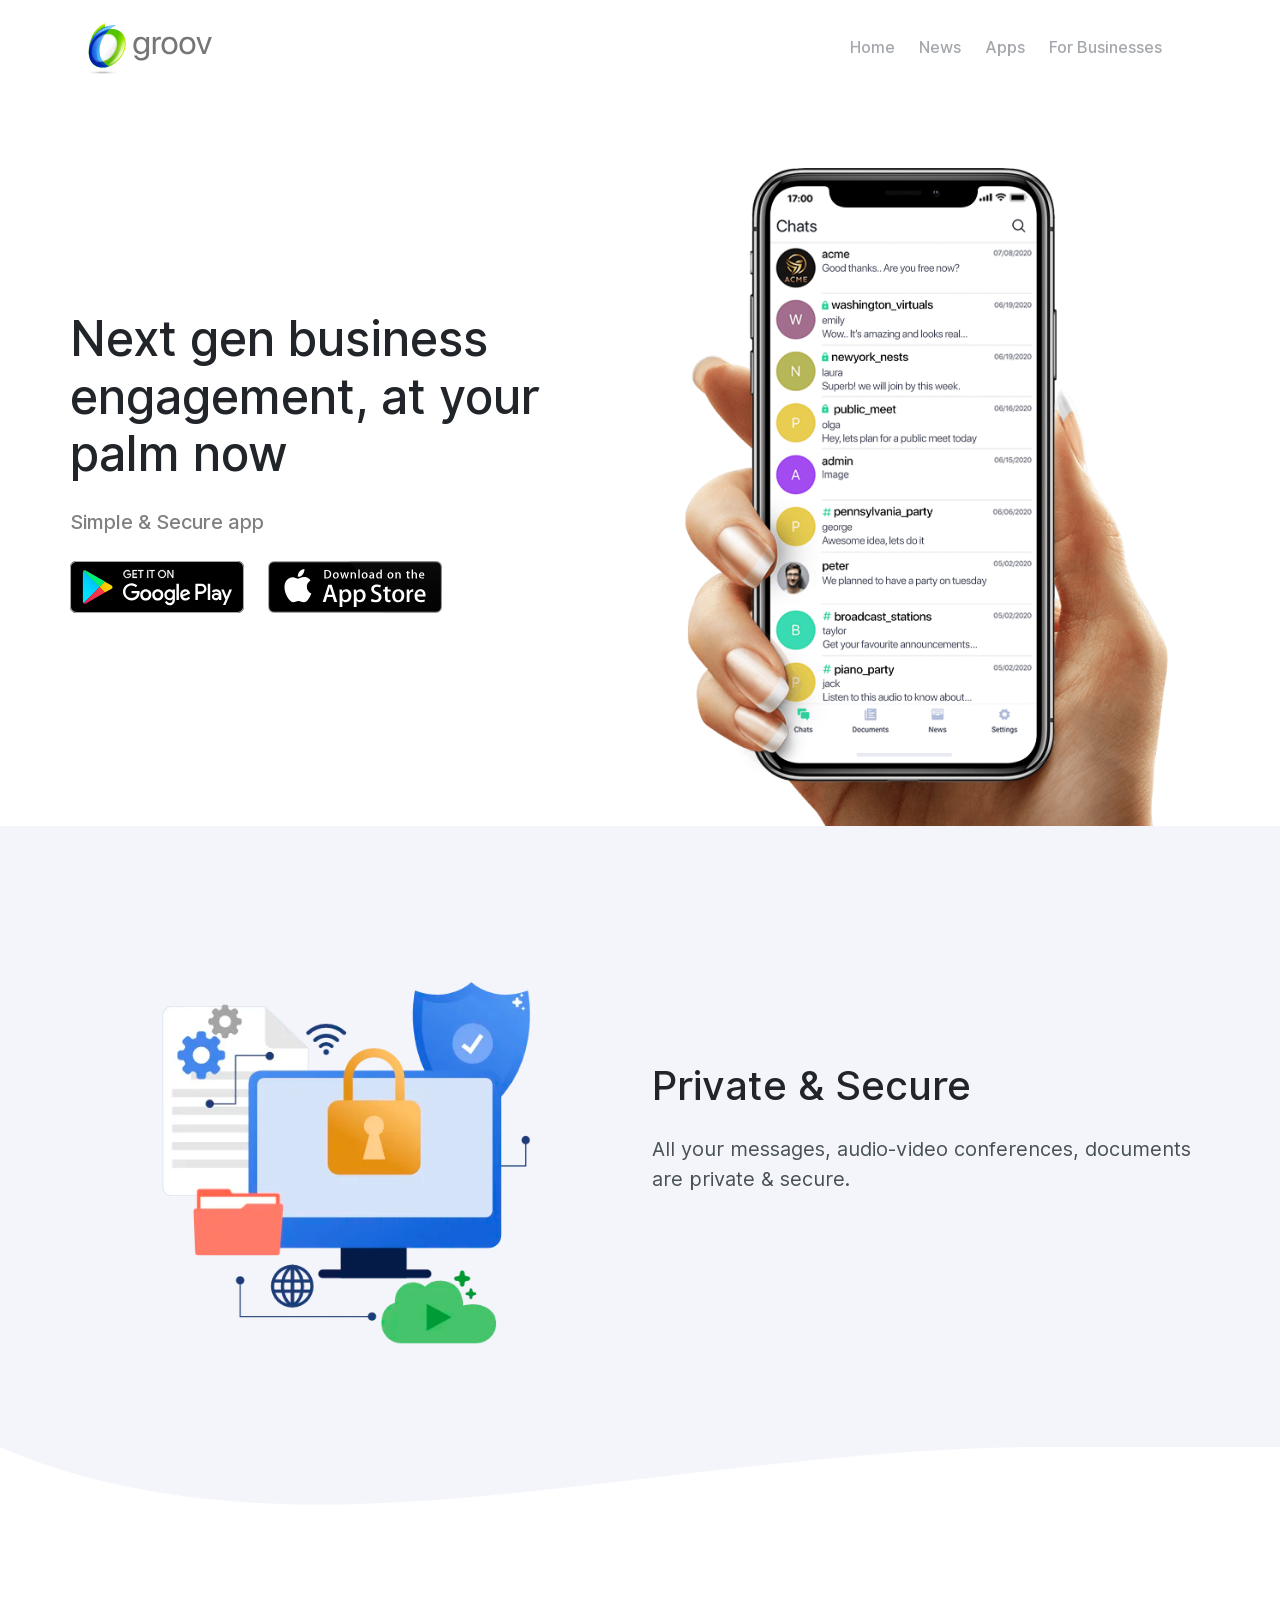
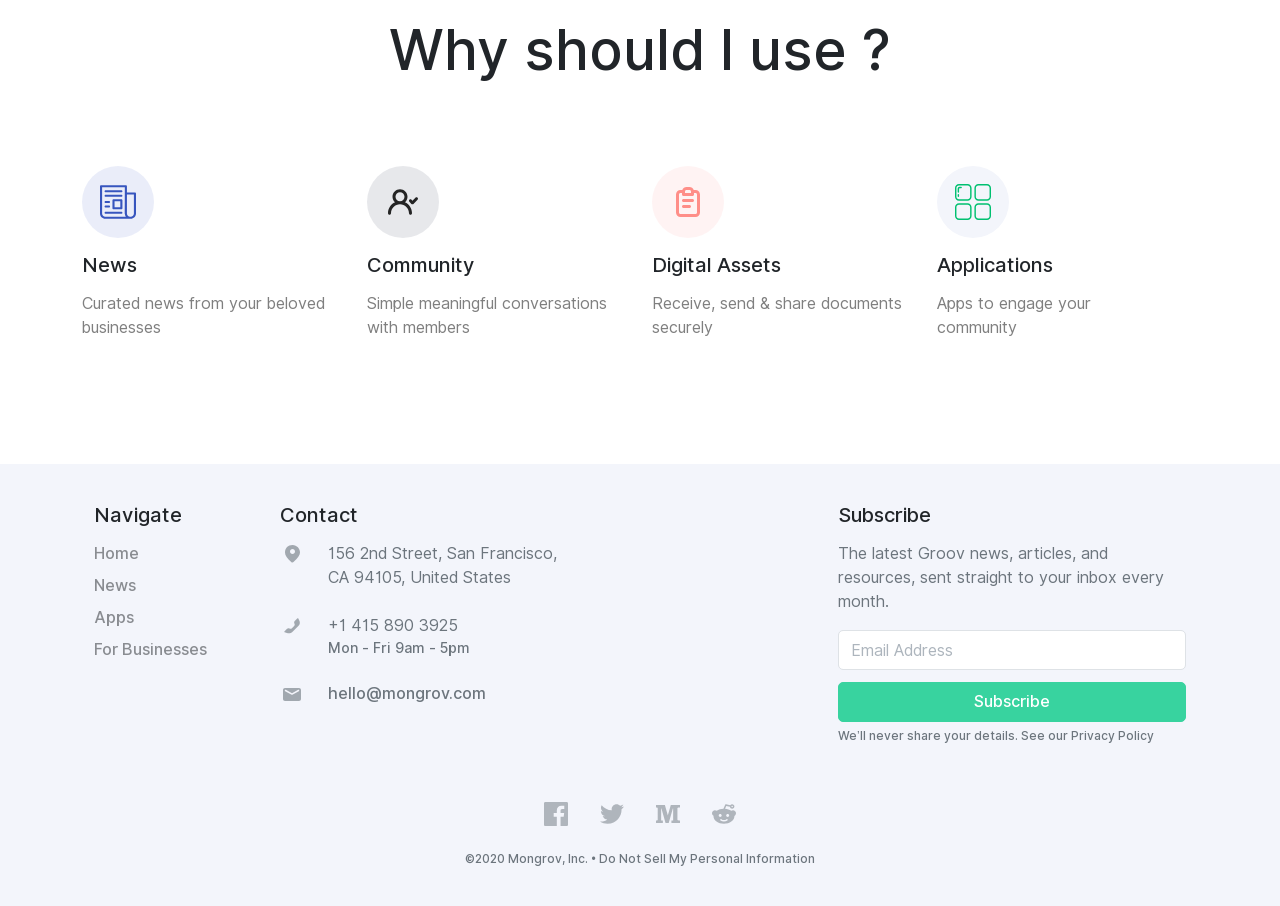
<file: index.html>
<!doctype html>
<html lang="en">

  <head>
    <meta charset="utf-8">
    <title>Groov - Home - Power of a safe collaboration space, at your palm now.</title>
    <meta name="viewport" content="width=device-width, initial-scale=1.0">
    <meta name="description" content="Securing your digital assets has never been simpler - Receive, send & share documents, certificates, points with peace of mind">
    <meta name="keywords" content="best collaboration apps,best mobile wallet crypto,best team collaboration apps,best wallet for crypto,client engagement strategies,cloud based collaboration tools,cloud based collaboration,collaboration,applications,collaboration products,collaboration tool,collaborative document,collaborative productivity application,collaborative site,communication and collaboration tools,community engagement,consumer engagement marketing,content collaboration system,crypto wallet,cryptocurrency wallet list,customer engagement,customer engagement analytics,customer engagement process,design collaboration tools,digital currency wallet,engagement platform,free collaboration apps,free crypto wallet,increase customer engagement,mobile app engagement,most secure crypto wallet,network collaboration tools,online community engagement,online cryptocurrency wallet,online customer engagement,online document collaboration,online team collaboration,online wallet crypto,open source crypto wallet,polls,project collaboration apps,real time document collaboration,rewards,secure crypto wallet,secure document exchange,security document,the best crypto wallet,video collaboration app,web based collaboration tools,web collaboration tools,work collaboration tools,workplace collaboration tools,digital identity,document sharing,document security,messenger app,chat app,shared docs" />

    <link href="assets/css/loaders/loader-typing.css" rel="stylesheet" type="text/css" media="all" />
    <!-- <link href="assets/css/theme-mobile-app.css" rel="stylesheet" type="text/css" media="all" /> -->
    <link href="assets/css/theme.css" rel="stylesheet" type="text/css" media="all" />
    <link rel="preload" as="font" href="assets/fonts/Inter-UI-upright.var.woff2" type="font/woff2" crossorigin="anonymous">
    <link rel="preload" as="font" href="assets/fonts/Inter-UI.var.woff2" type="font/woff2" crossorigin="anonymous">
    
    <link rel="icon" type="image/png" href="assets/img/groov/favicon.ico">
    <link rel="apple-touch-icon" sizes="180x180" href="assets/img/groov/apple-touch-icon.png">
    <link rel="icon" type="image/png" sizes="32x32" href="assets/img/groov/favicon-32x32.png">
    <link rel="icon" type="image/png" sizes="16x16" href="assets/img/groov/favicon-16x16.png">
    <link rel="icon" type="image/png" sizes="48x48" href="assets/img/groov/favicon-48x48.png">
    <link rel="apple-touch-icon" sizes="57x57" href="assets/img/groov/apple-icon-57x57.png">
    <link rel="apple-touch-icon" sizes="60x60" href="assets/img/groov/apple-icon-60x60.png">
    <link rel="apple-touch-icon" sizes="72x72" href="assets/img/groov/apple-icon-72x72.png">
    <link rel="apple-touch-icon" sizes="76x76" href="assets/img/groov/apple-icon-76x76.png">
    <link rel="apple-touch-icon" sizes="114x114" href="assets/img/groov/apple-icon-114x114.png">
    <link rel="apple-touch-icon" sizes="120x120" href="assets/img/groov/apple-icon-120x120.png">
    <link rel="apple-touch-icon" sizes="144x144" href="assets/img/groov/apple-icon-144x144.png">
    <link rel="apple-touch-icon" sizes="152x152" href="assets/img/groov/apple-icon-152x152.png">
    <link rel="apple-touch-icon" sizes="180x180" href="assets/img/groov/apple-icon-180x180.png">
    <link rel="icon" type="image/png" sizes="192x192"  href="assets/img/groov/android-icon-192x192.png">
    <link rel="icon" type="image/png" sizes="96x96" href="assets/img/groov/favicon-96x96.png">


  </head>
  
  <body>
    <div class="loader">
      <div class="loading-animation"></div>
    </div>
    <div class="navbar-container overflow-hidden ">
      <nav class="navbar navbar-expand-lg justify-content-between navbar-light border-bottom-0 bg-white" data-sticky="top">
        <div class="container">
          <div class="col flex-fill px-0 d-flex justify-content-between">
            <a class="navbar-brand mr-0 fade-page" href="index.html">
              <img src="assets/img/groov/logo.svg" alt="Groov" style="width: 130px;">
            </a>
            <button class="navbar-toggler" type="button" data-toggle="collapse" data-target=".navbar-collapse" aria-expanded="false" aria-label="Toggle navigation">
              <svg class="icon" width="24" height="24" viewBox="0 0 24 24" fill="none" xmlns="http://www.w3.org/2000/svg">
                <path d="M3 17C3 17.5523 3.44772 18 4 18H20C20.5523 18 21 17.5523 21 17V17C21 16.4477 20.5523 16 20 16H4C3.44772 16 3 16.4477 3 17V17ZM3 12C3 12.5523 3.44772 13 4 13H20C20.5523 13 21 12.5523 21 12V12C21 11.4477 20.5523 11 20 11H4C3.44772 11 3 11.4477 3 12V12ZM4 6C3.44772 6 3 6.44772 3 7V7C3 7.55228 3.44772 8 4 8H20C20.5523 8 21 7.55228 21 7V7C21 6.44772 20.5523 6 20 6H4Z"
                fill="#212529" />
              </svg>
            </button>
          </div>
          <div class="collapse navbar-collapse col px-0 px-lg-2 flex-fill">
            <div class="py-2 py-lg-0">
              <ul class="navbar-nav pl-0 pl-md-7 ml-0 ml-md-7">
                <li class="nav-item dropdown">
                  <a href="index.html" class="nav-link dropdown-toggle" data-toggle="dropdown-grid" aria-expanded="false" aria-haspopup="true">Home</a>
                </li>
                <li class="nav-item dropdown">
                  <a href="news.html" class="nav-link dropdown-toggle" data-toggle="dropdown-grid" aria-expanded="false" aria-haspopup="true">News</a>
                </li>
                <li class="nav-item dropdown">
                  <a href="apps.html" class="nav-link dropdown-toggle" data-toggle="dropdown-grid" aria-expanded="false" aria-haspopup="true">Apps</a>
                </li>
                
                <li class="nav-item dropdown">
                  <a href="for-businesses.html" class="nav-link dropdown-toggle" data-toggle="dropdown-grid" aria-expanded="false" aria-haspopup="true">For Businesses</a>
                </li>
              </ul>
            </div>
          </div>
        </div>
      </nav>
    </div>

    <section class="pb-0 pt-5 pt-lg-6 overflow-hidden">
      <div class="container">
        <div class="row align-items-center justify-content-between text-center text-md-left">
          <div class="col-lg-6 pb-6 px-md-6 px-lg-0">
            <h1 class="fs-3rem">Next gen business engagement, at your palm now</h1>
            <h5 class="text-black-50">Simple & Secure app</h5>
            <div class="row mt-3 play-appstore-cont justify-content-md-start justify-content-center">
                <a class="col-lg-4 col-sm-5 col-5 d-block float-left" href="https://play.google.com/store/apps/details?id=com.mongrov.groov" target="_blank" rel="noopener">
                  <img src="assets/img/groov/google-play-badge.svg" alt="Playstore" title="Playstore">
                </a>
                <a class="col-lg-4 col-sm-5 col-5 d-block float-left" href="https://apps.apple.com/us/app/groov-from-mongrov/id1441249510" target="_blank" rel="noopener">
                  <img src="assets/img/groov/app-store-badge.svg" alt="Appstore" title="Appstore">
                </a>
              </div>
            <!-- <a href="#waiting-list" class="btn btn-primary btn-lg mt-3">Join our waiting list</a> -->
            <!-- <div class="d-flex mt-4">
              <a data-fancybox href="https://www.youtube.com/watch?v=PJj_hZ68uts" class="d-flex align-items-center">
                <span class="btn btn-primary btn-round btn-sm">
                  <svg class="icon" width="24px" height="24px" viewBox="0 0 24 24" version="1.1" xmlns="http://www.w3.org/2000/svg" xmlns:xlink="http://www.w3.org/1999/xlink">
                    <title>Icon For Play</title>
                    <g stroke="none" stroke-width="1" fill="none" fill-rule="evenodd">
                      <rect opacity="0" x="0" y="0" width="24" height="24"></rect>
                      <path d="M9.82866499,18.2771971 L16.5693679,12.3976203 C16.7774696,12.2161036 16.7990211,11.9002555 16.6175044,11.6921539 C16.6029128,11.6754252 16.5872233,11.6596867 16.5705402,11.6450431 L9.82983723,5.72838979 C9.62230202,5.54622572 9.30638833,5.56679309 9.12422426,5.7743283 C9.04415337,5.86555116 9,5.98278612 9,6.10416552 L9,17.9003957 C9,18.1765381 9.22385763,18.4003957 9.5,18.4003957 C9.62084305,18.4003957 9.73759731,18.3566309 9.82866499,18.2771971 Z"
                      fill="#000000"></path>
                    </g>
                  </svg>
                </span>
                <span class="text-small ml-2 text-green">Watch the video</span>
              </a>
            </div> -->
          </div>
          <div class="col-lg-6">
            <div class="row justify-content-center">
              <div class="col-lg-12 col-12 mt-4 mt-lg-0 px-md-4 px-0">
                <img src="assets/img/groov/mobile-app-1.png" alt="Image" data-aos="fade-left">
              </div>
            </div>
          </div>
        </div>
      </div>
    </section>

    <section class="bg-primary-alt has-divider">
      <div class="container">
        <div class="row justify-content-between align-items-center ">
          <!-- Order-2 interchanged -->
          <div class="col-lg-6 col-md-12 order-sm-1">
            <div class="text-center text-lg-left text-md-left">
              <h3 class="h1">Private &amp; Secure</h3>
              <p class="lead">All your messages, audio-video conferences, documents are private & secure.</p>
            </div>
  
          </div>
          <!-- Order-2 interchanged -->
  
          <!-- Order-1 interchanged -->
          <div class="col-lg-6 order-0 aos-init aos-animate" data-aos="fade-right">
            <div class="row justify-content-center">
              <div class="col-lg-11 mb-4 mb-lg-0 mt-4">
                <img src="assets/img/groov/private-secure.webp" alt="Image">
              </div>
            </div>
          </div>
          <!-- Order-1 interchanged -->
        </div>
      </div>
      <div class="divider">
        <svg class="bg-primary-1" width="100%" height="100%" version="1.1" viewbox="0 0 100 100" xmlns="http://www.w3.org/2000/svg" xmlns:xlink="http://www.w3.org/1999/xlink" preserveAspectRatio="none">
          <path d="M0,0 C6.83050094,50 15.1638343,75 25,75 C41.4957514,75 62.4956597,0 81.2456597,0 C93.7456597,0 99.9971065,0 100,0 L100,100 L0,100" fill="#ffffff"></path>
        </svg>
      </div>
    </section>

    
    <section class="overflow-hidden">
      <div class="container">
        <h2 class="display-4 mx-xl-6 text-center">Why should I use ? </h2>
        <div class="row mt-4 pt-5 text-center text-md-left">
            <div class="col-md-3 mb-2" data-aos="fade-up" data-aos-delay="300">
                    <div class="icon-round m-auto ml-md-0 icon bg-primary">
                      <svg class="icon" width="58" height="58" id="Capa_1" enable-background="new 0 0 512 512"  viewBox="0 0 512 512"  xmlns="http://www.w3.org/2000/svg"><g><path d="m497 121h-114v-89c0-8.284-6.716-15-15-15h-353c-8.284 0-15 6.716-15 15v388c0 41.355 33.645 75 75 75h362c41.355 0 75-33.645 75-75v-284c0-8.284-6.716-15-15-15zm-422 344c-24.813 0-45-20.187-45-45v-373h323c0 396.466-.189 374.424.344 380.077 1.304 13.906 6.49 27.019 14.691 37.923zm407-45c0 24.813-20.187 45-45 45-3.366 0-5.695 0-9 0-24.813 0-45-20.187-45-45v-269h99z"/><path d="m304 89h-224c-8.284 0-15 6.716-15 15s6.716 15 15 15h224c8.284 0 15-6.716 15-15s-6.716-15-15-15z"/><path d="m304 153h-224c-8.284 0-15 6.716-15 15s6.716 15 15 15h224c8.284 0 15-6.716 15-15s-6.716-15-15-15z"/><path d="m304 393h-224c-8.284 0-15 6.716-15 15s6.716 15 15 15h224c8.284 0 15-6.716 15-15s-6.716-15-15-15z"/><path d="m304 217h-112c-8.284 0-15 6.716-15 15v112c0 8.284 6.716 15 15 15h112c8.284 0 15-6.716 15-15v-112c0-8.284-6.716-15-15-15zm-15 112h-82v-82h82z"/><path d="m80 271h48c8.284 0 15-6.716 15-15s-6.716-15-15-15h-48c-8.284 0-15 6.716-15 15s6.716 15 15 15z"/><path d="m80 335h48c8.284 0 15-6.716 15-15s-6.716-15-15-15h-48c-8.284 0-15 6.716-15 15s6.716 15 15 15z"/></g></svg>
                    </div>
                    <h5 class="mt-2">News</h5>
                    <p class="text-black-50">
                      Curated news from your beloved businesses
                    </p>
            </div>
          <div class="col-md-3 mb-2" data-aos="fade-up" data-aos-delay="100">
            <div class="icon-round  m-auto ml-md-0 icon bg-primary-3">
                <svg class="icon" width="58" height="58" viewBox="0 0 24 24" version="1.1" xmlns="http://www.w3.org/2000/svg" xmlns:xlink="http://www.w3.org/1999/xlink" xml:space="preserve" xmlns:serif="http://www.serif.com/" style="fill-rule:evenodd;clip-rule:evenodd;stroke-linejoin:round;stroke-miterlimit:1.41421;">
                    <path d="M13.3,12.22C14.379,11.286 15,9.927 15,8.5C15,5.757 12.743,3.5 10,3.5C7.257,3.5 5,5.757 5,8.5C5,9.927 5.621,11.286 6.7,12.22C3.846,13.512 2.003,16.367 2,19.5C2,20.049 2.451,20.5 3,20.5C3.549,20.5 4,20.049 4,19.5C4,16.208 6.708,13.5 10,13.5C13.292,13.5 16,16.208 16,19.5C16,20.049 16.451,20.5 17,20.5C17.549,20.5 18,20.049 18,19.5C17.997,16.367 16.154,13.512 13.3,12.22ZM10,11.5C8.354,11.5 7,10.146 7,8.5C7,6.854 8.354,5.5 10,5.5C11.646,5.5 13,6.854 13,8.5C13,10.146 11.646,11.5 10,11.5ZM21.71,9.13C21.522,8.941 21.267,8.834 21,8.834C20.733,8.834 20.478,8.941 20.29,9.13L18.29,11.13L17.67,10.5C17.482,10.311 17.227,10.204 16.96,10.204C16.693,10.204 16.438,10.311 16.25,10.5C15.865,10.887 15.865,11.523 16.25,11.91L17.59,13.25C17.977,13.635 18.613,13.635 19,13.25L21.67,10.58C21.881,10.39 22.002,10.12 22.002,9.836C22.002,9.571 21.897,9.317 21.71,9.13Z" style="fill:rgb(36, 36, 36);fill-rule:nonzero;"></path>
                  </svg>
            </div>
            <h5 class="mt-2">Community</h5>
            <p class="text-black-50">
              Simple meaningful conversations with members
            </p>
          </div>
          <div class="col-md-3 mb-2" data-aos="fade-up" data-aos-delay="200">
            <div class="icon-round m-auto ml-md-0 icon bg-primary-2">
              <svg class="icon" width="58" height="58" viewBox="0 0 24 24" version="1.1" xmlns="http://www.w3.org/2000/svg" xmlns:xlink="http://www.w3.org/1999/xlink" xml:space="preserve" xmlns:serif="http://www.serif.com/" style="fill-rule:evenodd;clip-rule:evenodd;stroke-linejoin:round;stroke-miterlimit:1.41421;">
                <path d="M13,14L9,14C8.451,14 8,14.451 8,15C8,15.549 8.451,16 9,16L13,16C13.549,16 14,15.549 14,15C14,14.451 13.549,14 13,14ZM17,4L15.82,4C15.398,2.807 14.265,2.004 13,2L11,2C9.735,2.004 8.602,2.807 8.18,4L7,4C5.354,4 4,5.354 4,7L4,19C4,20.646 5.354,22 7,22L17,22C18.646,22 20,20.646 20,19L20,7C20,5.354 18.646,4 17,4ZM10,5C10,4.451 10.451,4 11,4L13,4C13.549,4 14,4.451 14,5L14,6L10,6L10,5ZM18,19C18,19.549 17.549,20 17,20L7,20C6.451,20 6,19.549 6,19L6,7C6,6.451 6.451,6 7,6L8,6L8,7C8,7.549 8.451,8 9,8L15,8C15.549,8 16,7.549 16,7L16,6L17,6C17.549,6 18,6.451 18,7L18,19ZM15,10L9,10C8.451,10 8,10.451 8,11C8,11.549 8.451,12 9,12L15,12C15.549,12 16,11.549 16,11C16,10.451 15.549,10 15,10Z" style="fill:#FF8E88; fill-rule: nonzero"></path>
              </svg>
            </div>
            <h5 class="mt-2">Digital Assets</h5>
            <p class="text-black-50">
                Receive, send & share documents securely
            </p>
          </div>

          <div class="col-md-3 mb-2" data-aos="fade-up" data-aos-delay="200">
            <div class="icon-round m-auto ml-md-0 icon bg-primary-alt">
              <svg class="icon" version="1.1" id="Layer_1" xmlns="http://www.w3.org/2000/svg" xmlns:xlink="http://www.w3.org/1999/xlink" x="0px" y="0px"
	 viewBox="0 0 502 502" style="enable-background:new 0 0 502 502;" xml:space="preserve">
<g>
	<g>
		<path d="M176.062,232.224H54.963C24.656,232.224,0,207.567,0,177.261V56.162C0,25.855,24.656,1.199,54.963,1.199h121.099
			c30.307,0,54.963,24.656,54.963,54.963v121.099C231.025,207.567,206.369,232.224,176.062,232.224z M54.963,21.199
			C35.684,21.199,20,36.884,20,56.162v121.099c0,19.278,15.684,34.963,34.963,34.963h121.099c19.279,0,34.963-15.685,34.963-34.963
			V56.162c0-19.278-15.684-34.963-34.963-34.963H54.963z" style="fill:#00c070; fill-rule: nonzero"/>
	</g>
	<g>
		<path d="M46.9,182c-5.523,0-10-4.478-10-10v-23c0-5.522,4.477-10,10-10s10,4.478,10,10v23C56.9,177.522,52.423,182,46.9,182z" style="fill:#00c070; fill-rule: nonzero"/>
	</g>
	<g>
		<path d="M46.9,122c-5.523,0-10-4.478-10-10V65.1c0-14.888,12.112-27,27-27H86c5.523,0,10,4.478,10,10s-4.477,10-10,10H63.9
			c-3.86,0-7,3.141-7,7V112C56.9,117.522,52.423,122,46.9,122z" style="fill:#00c070; fill-rule: nonzero"/>
	</g>
	<g>
		<path d="M447.037,232.224H325.938c-30.307,0-54.963-24.656-54.963-54.963V56.162c0-30.307,24.656-54.963,54.963-54.963h121.099
			C477.344,1.199,502,25.855,502,56.162v121.099C502,207.567,477.344,232.224,447.037,232.224z M325.938,21.199
			c-19.279,0-34.963,15.685-34.963,34.963v121.099c0,19.278,15.684,34.963,34.963,34.963h121.099
			c19.279,0,34.963-15.685,34.963-34.963V56.162c0-19.278-15.684-34.963-34.963-34.963H325.938z" style="fill:#00c070; fill-rule: nonzero"/>
	</g>
	<g>
		<path d="M176.062,500.801H54.963C24.656,500.801,0,476.145,0,445.838V324.739c0-30.307,24.656-54.963,54.963-54.963h121.099
			c30.307,0,54.963,24.656,54.963,54.963v121.099C231.025,476.145,206.369,500.801,176.062,500.801z M54.963,289.776
			C35.684,289.776,20,305.461,20,324.739v121.099c0,19.278,15.684,34.963,34.963,34.963h121.099
			c19.279,0,34.963-15.685,34.963-34.963V324.739c0-19.278-15.684-34.963-34.963-34.963H54.963z" style="fill:#00c070; fill-rule: nonzero"/>
	</g>
	<g>
		<path d="M447.037,500.801H325.938c-30.307,0-54.963-24.656-54.963-54.963V324.739c0-30.307,24.656-54.963,54.963-54.963h121.099
			c30.307,0,54.963,24.656,54.963,54.963v121.099C502,476.145,477.344,500.801,447.037,500.801z M325.938,289.776
			c-19.279,0-34.963,15.685-34.963,34.963v121.099c0,19.278,15.684,34.963,34.963,34.963h121.099
			c19.279,0,34.963-15.685,34.963-34.963V324.739c0-19.278-15.684-34.963-34.963-34.963H325.938z" style="fill:#00c070; fill-rule: nonzero"/>
	</g>
</g>

</svg>
            </div>
            <h5 class="mt-2">Applications</h5>
            <p class="text-black-50">
              Apps to engage your <br> community
            </p>
          </div>
          
        </div>
      </div>
     
    </section>

    <footer class="pb-4 pt-4 bg-primary-alt text-secondary" id="footer">
      <div class="container">
        <div class="row mb-5 mx-auto">
          <div class="col-12 col-lg-3 col-xl-2 mb-4 col-md-6">
            <h5 class="text-dark">Navigate</h5>
            <ul class="nav flex-column">
              <li class="nav-item">
                <a href="index.html" class="nav-link">Home</a>
              </li>
              <li class="nav-item">
                <a href="news.html" class="nav-link">News</a>
              </li>
              <li class="nav-item">
                <a href="apps.html" class="nav-link">Apps</a>
              </li>
              <li class="nav-item">
                <a href="for-businesses.html" class="nav-link">For Businesses</a>
              </li>
              
            </ul>
          </div>
          <div class="col-12 col-lg-6 col-md-6 text-justify">
            <h5 class="text-dark">Contact</h5>
            <ul class="list-unstyled">
              <li class="mb-3 d-flex">
                <svg class="icon bg-secondary opacity-60" width="24px" height="24px" viewBox="0 0 24 24" version="1.1" xmlns="http://www.w3.org/2000/svg" xmlns:xlink="http://www.w3.org/1999/xlink">
                  <title>Icon For Marker#1</title>
                  <g stroke="none" stroke-width="1" fill="none" fill-rule="evenodd">
                    <rect opacity="0" x="0" y="0" width="24" height="24"></rect>
                    <path d="M5,10.5 C5,6 8,3 12.5,3 C17,3 20,6.75 20,10.5 C20,12.8325623 17.8236613,16.03566 13.470984,20.1092932 C12.9154018,20.6292577 12.0585054,20.6508331 11.4774555,20.1594925 C7.15915182,16.5078313 5,13.2880005 5,10.5 Z M12.5,12 C13.8807119,12 15,10.8807119 15,9.5 C15,8.11928813 13.8807119,7 12.5,7 C11.1192881,7 10,8.11928813 10,9.5 C10,10.8807119 11.1192881,12 12.5,12 Z" fill="#ff0000" fill-rule="nonzero"></path>
                  </g>
                </svg>
                <div class="ml-3">
                  <span>156 2nd Street, San Francisco,<br>
                    CA 94105, United States</span>
                </div>
              </li>
              <li class="mb-3 d-flex">
                <svg class="icon bg-secondary opacity-60" width="24px" height="24px" viewBox="0 0 24 24" version="1.1" xmlns="http://www.w3.org/2000/svg" xmlns:xlink="http://www.w3.org/1999/xlink">
                  <title>Icon For Call#1</title>
                  <g stroke="none" stroke-width="1" fill="none" fill-rule="evenodd">
                    <rect opacity="0" x="0" y="0" width="24" height="24"></rect>
                    <path d="M11.914857,14.1427403 L14.1188827,11.9387145 C14.7276032,11.329994 14.8785122,10.4000511 14.4935235,9.63007378 L14.3686433,9.38031323 C13.9836546,8.61033591 14.1345636,7.680393 14.7432841,7.07167248 L17.4760882,4.33886839 C17.6713503,4.14360624 17.9879328,4.14360624 18.183195,4.33886839 C18.2211956,4.37686904 18.2528214,4.42074752 18.2768552,4.46881498 L19.3808309,6.67676638 C20.2253855,8.3658756 19.8943345,10.4059034 18.5589765,11.7412615 L12.560151,17.740087 C11.1066115,19.1936265 8.95659008,19.7011777 7.00646221,19.0511351 L4.5919826,18.2463085 C4.33001094,18.1589846 4.18843095,17.8758246 4.27575484,17.613853 C4.30030124,17.5402138 4.34165566,17.4733009 4.39654309,17.4184135 L7.04781491,14.7671417 C7.65653544,14.1584211 8.58647835,14.0075122 9.35645567,14.3925008 L9.60621621,14.5173811 C10.3761935,14.9023698 11.3061364,14.7514608 11.914857,14.1427403 Z" fill="#000000"></path>
                  </g>
                </svg>
                <div class="ml-3">
                  <span>+1 415 890 3925</span>
                  <span class="d-block text-small">Mon - Fri 9am - 5pm</span>
                </div>
              </li>
              <li class="mb-3 d-flex">
                <svg class="icon bg-secondary opacity-60" width="24px" height="24px" viewBox="0 0 24 24" version="1.1" xmlns="http://www.w3.org/2000/svg" xmlns:xlink="http://www.w3.org/1999/xlink">
                  <title>Icon For Mail</title>
                  <g stroke="none" stroke-width="1" fill="none" fill-rule="evenodd">
                    <rect opacity="0" x="0" y="0" width="24" height="24"></rect>
                    <path d="M5,6 L19,6 C20.1045695,6 21,6.8954305 21,8 L21,17 C21,18.1045695 20.1045695,19 19,19 L5,19 C3.8954305,19 3,18.1045695 3,17 L3,8 C3,6.8954305 3.8954305,6 5,6 Z M18.1444251,7.83964668 L12,11.1481833 L5.85557487,7.83964668 C5.4908718,7.6432681 5.03602525,7.77972206 4.83964668,8.14442513 C4.6432681,8.5091282 4.77972206,8.96397475 5.14442513,9.16035332 L11.6444251,12.6603533 C11.8664074,12.7798822 12.1335926,12.7798822 12.3555749,12.6603533 L18.8555749,9.16035332 C19.2202779,8.96397475 19.3567319,8.5091282 19.1603533,8.14442513 C18.9639747,7.77972206 18.5091282,7.6432681 18.1444251,7.83964668 Z" fill="#000000"></path>
                  </g>
                </svg>
                <div class="ml-3">
                  <a href="mailto:hello@mongrov.com" class="text-secondary">hello@mongrov.com</a>
                </div>
              </li>
            </ul>
          </div>
          <div class="col-lg-5 col-md-6 col-xl-4 mt-3 mt-lg-0">
            <h5 class="text-dark">Subscribe</h5>
            <p>The latest Groov news, articles, and resources, sent straight to your inbox every month.</p>
            <form action="https://formspree.io/hello@mongrov.com" method="POST">
              <div class="form-row">
                <div class="col-12">
                  <input type="email" class="form-control mb-2" placeholder="Email Address" name="mi_subscribe_email" required="">
                </div>
                <div class="col-12">
                  <div class="d-none alert alert-success" role="alert" data-success-message="">
                    Thanks, a member of our team will be in touch shortly.
                  </div>
                  <div class="d-none alert alert-danger" role="alert" data-error-message="">
                    Please fill all fields correctly.
                  </div>
                  <!-- <div data-recaptcha data-sitekey="INSERT_YOUR_RECAPTCHA_V2_SITEKEY_HERE" data-size="invisible" data-badge="bottomleft">
                    </div> -->
                  <button type="submit" class="btn btn-primary btn-loading btn-block" data-loading-text="Sending">
                    <svg class="icon" width="24px" height="24px" viewBox="0 0 24 24" version="1.1" xmlns="http://www.w3.org/2000/svg" xmlns:xlink="http://www.w3.org/1999/xlink">
                      <title>Icon For Loading</title>
                      <g stroke="none" stroke-width="1" fill="none" fill-rule="evenodd">
                        <g>
                          <polygon points="0 0 24 0 24 24 0 24" opacity="0"></polygon>
                        </g>
                        <path d="M12,4 L12,6 C8.6862915,6 6,8.6862915 6,12 C6,15.3137085 8.6862915,18 12,18 C15.3137085,18 18,15.3137085 18,12 C18,10.9603196 17.7360885,9.96126435 17.2402578,9.07513926 L18.9856052,8.09853149 C19.6473536,9.28117708 20,10.6161442 20,12 C20,16.418278 16.418278,20 12,20 C7.581722,20 4,16.418278 4,12 C4,7.581722 7.581722,4 12,4 Z" fill="#000000" fill-rule="nonzero" transform="translate(12.000000, 12.000000) scale(-1, 1) translate(-12.000000, -12.000000) ">
                        </path>
                      </g>
                    </svg>
                    <span>Subscribe</span>
                  </button>
                </div>
              </div>
            </form>
            <small class=" form-text">We’ll never share your details. See our <a class="text-secondary" target="_blank" href="https://mongrov.com/privacy.html">Privacy Policy</a>
            </small>
  
          </div>
        </div>
        <div class="row justify-content-center mb-2">
          <div class="col-auto">
            <ul class="nav">
              <li class="nav-item">
                  <a href="https://www.facebook.com/GroovOs" target="_blank" class="nav-link">
                    <svg class="icon bg-secondary" role="img" viewBox="0 0 24 24" xmlns="http://www.w3.org/2000/svg">
                      <title>Facebook icon</title>
                      <path d="M22.676 0H1.324C.593 0 0 .593 0 1.324v21.352C0 23.408.593 24 1.324 24h11.494v-9.294H9.689v-3.621h3.129V8.41c0-3.099 1.894-4.785 4.659-4.785 1.325 0 2.464.097 2.796.141v3.24h-1.921c-1.5 0-1.792.721-1.792 1.771v2.311h3.584l-.465 3.63H16.56V24h6.115c.733 0 1.325-.592 1.325-1.324V1.324C24 .593 23.408 0 22.676 0"></path>
                    </svg>
                  </a>
                </li>
            <li class="nav-item">
              <a href="https://twitter.com/groovos" target="_blank" class="nav-link">
                <svg class="icon bg-secondary" role="img" viewBox="0 0 24 24" xmlns="http://www.w3.org/2000/svg">
                  <title>Twitter icon</title>
                  <path d="M23.954 4.569c-.885.389-1.83.654-2.825.775 1.014-.611 1.794-1.574 2.163-2.723-.951.555-2.005.959-3.127 1.184-.896-.959-2.173-1.559-3.591-1.559-2.717 0-4.92 2.203-4.92 4.917 0 .39.045.765.127 1.124C7.691 8.094 4.066 6.13 1.64 3.161c-.427.722-.666 1.561-.666 2.475 0 1.71.87 3.213 2.188 4.096-.807-.026-1.566-.248-2.228-.616v.061c0 2.385 1.693 4.374 3.946 4.827-.413.111-.849.171-1.296.171-.314 0-.615-.03-.916-.086.631 1.953 2.445 3.377 4.604 3.417-1.68 1.319-3.809 2.105-6.102 2.105-.39 0-.779-.023-1.17-.067 2.189 1.394 4.768 2.209 7.557 2.209 9.054 0 13.999-7.496 13.999-13.986 0-.209 0-.42-.015-.63.961-.689 1.8-1.56 2.46-2.548l-.047-.02z"></path>
                </svg>
              </a>
            </li>
            <li class="nav-item">
              <a href="https://medium.com/groov" target="_blank" class="nav-link">
                  <svg class="icon bg-secondary" version="1.1" id="Capa_1" xmlns="http://www.w3.org/2000/svg" xmlns:xlink="http://www.w3.org/1999/xlink" x="0px" y="0px" viewBox="0 0 483.86 483.86" style="enable-background:new 0 0 483.86 483.86;" xml:space="preserve">
               <g>
                 <path d="M483.86,112.345h-26.699c-6.952,0-25.143,7.552-25.143,13.981v233.467c0,6.445,18.191,11.729,25.143,11.729h26.699v51.835
                   H311.052v-51.835h34.57V129.615h-6.016L256.42,423.356h-64.406l-82.11-293.741h-6.219v241.906h34.555v51.835H0v-51.835h19.173
                   c7.527,0,15.383-5.283,15.383-11.729V126.326c0-6.43-7.855-13.981-15.383-13.981H0V60.504h179.155l58.496,207.342h1.574
                   l59.073-207.342H483.86V112.345z"></path>
               </g>
               </svg>
              </a>
            </li>
            <li class="nav-item">
              <a href="https://www.reddit.com/user/Groov_os" target="_blank" class="nav-link">
                <svg class="icon bg-secondary" version="1.1" id="Capa_1" x="0px" y="0px" viewBox="0 0 514.24 514.24" style="enable-background:new 0 0 514.24 514.24;" xml:space="preserve">
             <g>
               <g>
                 <polygon points="176,289.089 176,289.121 192,289.121 		"></polygon>
               </g>
             </g>
             <g>
               <g>
                 <polygon points="336,289.089 336,289.121 352,289.121 		"></polygon>
               </g>
             </g>
             <g>
               <g>
                 <path d="M514.24,241.121c0-35.296-28.704-64-64-64c-14.112,0-27.52,4.608-38.464,12.96c-35.712-24.8-82.496-39.584-132.256-43.328
                   l26.848-62.976l78.112,18.24c2.496,24.16,22.72,43.104,47.52,43.104c26.464,0,48-21.536,48-48s-21.536-48-48-48
                   c-16.768,0-31.52,8.672-40.096,21.76l-91.296-21.344c-7.744-1.76-15.328,2.176-18.4,9.312l-37.12,87.04
                   c-53.728,1.856-104.928,16.992-143.584,43.36C90.976,181.441,77.92,177.121,64,177.121c-35.296,0-64,28.704-64,64
                   c0,23.392,12.768,44.544,32.352,55.392c-0.256,2.816-0.352,5.696-0.352,8.608c0,88.224,100.48,160,224,160
                   c123.488,0,224-71.776,224-160c0-2.496-0.096-4.96-0.256-7.424C500.608,287.073,514.24,265.409,514.24,241.121z M432,81.121
                   c8.8,0,16,7.168,16,16c0,8.832-7.2,16-16,16s-16-7.168-16-16C416,88.289,423.2,81.121,432,81.121z M144,289.121
                   c0-17.632,14.368-32,32-32s32,14.368,32,32c0,17.664-14.368,32-32,32S144,306.785,144,289.121z M329.888,395.265
                   c-22.08,15.968-48,23.968-73.888,23.968s-51.808-8-73.888-23.968c-7.168-5.184-8.768-15.2-3.584-22.336s15.2-8.736,22.336-3.584
                   c32.992,23.84,77.28,23.904,110.272,0c7.136-5.152,17.12-3.616,22.336,3.584C338.656,380.097,337.024,390.081,329.888,395.265z
                    M336,321.121c-17.664,0-32-14.336-32-32c0-17.632,14.336-32,32-32s32,14.368,32,32C368,306.785,353.664,321.121,336,321.121z"></path>
               </g>
             </g>
             </svg>
              </a>
            </li>
            <!-- <li class="nav-item">
              <a href="https://t.me/GroovOne" target="_blank" class="nav-link pr-0">
                <svg class="icon bg-secondary" viewBox="-21 -51 682.66669 682" xmlns="http://www.w3.org/2000/svg"><path d="m640-1.667969-640 272.039063 167.777344 66.585937 59.726562 224.507813 109.976563-106.558594 178.917969 123.570312zm-403.78125 367.402344-6.457031 58.535156-24.800781-93.234375 435.039062-332.703125zm0 0"></path></svg>
              </a>
            </li> -->
            
          </ul>
          </div>
        </div>
        <div class="row justify-content-center">
          <div class="col col-md-auto text-center">
            <small class="text-secondary">©2020 <a class="text-secondary" href="https://mongrov.com">Mongrov, Inc.</a>
              •
              <a class="text-secondary" href="do-not-sell-my-personal-information.html">Do Not Sell My Personal Information</a>
            </small>
          </div>
        </div>
      </div>
    </footer>
    <!-- <a href="#" class="btn back-to-top btn-primary btn-round" data-smooth-scroll data-aos="fade-up" data-aos-anchor="section:last-of-type" data-aos-mirror="true" data-aos-once="false">
      <svg class="icon" width="24px" height="24px" viewBox="0 0 24 24" version="1.1" xmlns="http://www.w3.org/2000/svg" xmlns:xlink="http://www.w3.org/1999/xlink">
        <title>Icon For Arrow-up</title>
        <g stroke="none" stroke-width="1" fill="none" fill-rule="evenodd">
          <polygon points="0 0 24 0 24 24 0 24" opacity="0"></polygon>
          <rect fill="#000000" x="11" y="5" width="2" height="14" rx="1"></rect>
          <path d="M6.70710678,12.7071068 C6.31658249,13.0976311 5.68341751,13.0976311 5.29289322,12.7071068 C4.90236893,12.3165825 4.90236893,11.6834175 5.29289322,11.2928932 L11.2928932,5.29289322 C11.6714722,4.91431428 12.2810586,4.90106866 12.6757246,5.26284586 L18.6757246,10.7628459 C19.0828436,11.1360383 19.1103465,11.7686056 18.7371541,12.1757246 C18.3639617,12.5828436 17.7313944,12.6103465 17.3242754,12.2371541 L12.0300757,7.38413782 L6.70710678,12.7071068 Z"
          fill="#000000" fill-rule="nonzero"></path>
        </g>
      </svg>
    </a> -->
    <!-- Required vendor scripts (Do not remove) -->
    <script type="text/javascript" src="assets/js/jquery.min.js"></script>
    <script type="text/javascript" src="assets/js/popper.min.js"></script>
    <script type="text/javascript" src="assets/js/bootstrap.js"></script>

    <!-- Optional Vendor Scripts (Remove the plugin script here and comment initializer script out of index.js if site does not use that feature) -->

    <!-- AOS (Animate On Scroll - animates elements into view while scrolling down) -->
    <script type="text/javascript" src="assets/js/aos.js"></script>
    <!-- Clipboard (copies content from browser into OS clipboard) -->
    <script type="text/javascript" src="assets/js/clipboard.js"></script>
    <!-- Fancybox (handles image and video lightbox and galleries) -->
    <script type="text/javascript" src="assets/js/jquery.fancybox.min.js"></script>
    <!-- Flickity (handles touch enabled carousels and sliders) -->
    <script type="text/javascript" src="assets/js/flickity.pkgd.min.js"></script>
    <!-- Ion rangeSlider (flexible and pretty range slider elements) -->
    <script type="text/javascript" src="assets/js/ion.rangeSlider.min.js"></script>
    <!-- Isotope (masonry layouts and filtering) -->
    <script type="text/javascript" src="assets/js/isotope.pkgd.min.js"></script>
    <!-- jarallax (parallax effect and video backgrounds) -->
    <script type="text/javascript" src="assets/js/jarallax.min.js"></script>
    <script type="text/javascript" src="assets/js/jarallax-video.min.js"></script>
    <script type="text/javascript" src="assets/js/jarallax-element.min.js"></script>
    <!-- jQuery Countdown (displays countdown text to a specified date) -->
    <script type="text/javascript" src="assets/js/jquery.countdown.min.js"></script>
    <!-- jQuery smartWizard facilitates steppable wizard content -->
    <script type="text/javascript" src="assets/js/jquery.smartWizard.min.js"></script>
    <!-- Plyr (unified player for Video, Audio, Vimeo and Youtube) -->
    <script type="text/javascript" src="assets/js/plyr.polyfilled.min.js"></script>
    <!-- Prism (displays formatted code boxes) -->
    <script type="text/javascript" src="assets/js/prism.js"></script>
    <!-- ScrollMonitor (manages events for elements scrolling in and out of view) -->
    <script type="text/javascript" src="assets/js/scrollMonitor.js"></script>
    <!-- Smooth scroll (animation to links in-page)-->
    <script type="text/javascript" src="assets/js/smooth-scroll.polyfills.min.js"></script>
    <!-- TwitterFetcher (displays a feed of tweets from a specified account)-->
    <script type="text/javascript" src="assets/js/twitterFetcher_min.js"></script>
    <!-- Typed text (animated typing effect)-->
    <script type="text/javascript" src="assets/js/typed.min.js"></script>
    <!-- Required theme scripts (Do not remove) -->
    <script type="text/javascript" src="assets/js/theme.js"></script>
    <!-- Removes page load animation when window is finished loading -->
    <script type="text/javascript">
      window.addEventListener("load", function () {
        document.querySelector('body').classList.add('loaded');
      });
    </script>

    <!-- Global site tag (gtag.js) - Google Analytics -->
    <script async src="https://www.googletagmanager.com/gtag/js?id=UA-113300163-3"></script>
    <script>
      window.dataLayer = window.dataLayer || [];
      function gtag(){dataLayer.push(arguments);}
      gtag('js', new Date());

      gtag('config', 'UA-113300163-3');
    </script>

<!-- <script type="text/javascript" src="//downloads.mailchimp.com/js/signup-forms/popup/unique-methods/embed.js" data-dojo-config="usePlainJson: true, isDebug: false"></script><script type="text/javascript">window.dojoRequire(["mojo/signup-forms/Loader"], function(L) { L.start({"baseUrl":"mc.us20.list-manage.com","uuid":"e9cba8f684ab66ca4c9982d38","lid":"be18b29623","uniqueMethods":true}) })</script> -->

  <!-- Start of Livechat Script -->
  <script type="text/javascript">
    (function (w, d, s, u) {
      w.RocketChat = function (c) {
        w.RocketChat._.push(c)
      };
      w.RocketChat._ = [];
      w.RocketChat.url = u;
      var h = d.getElementsByTagName(s)[0],
        j = d.createElement(s);
      j.async = true;
      j.src = 'https://corp.mongrov.com/livechat/rocketchat-livechat.min.js?_=201903270000';
      h.parentNode.insertBefore(j, h);
    })(window, document, 'script', 'https://corp.mongrov.com/livechat');
  </script>
  <!-- End of Livechat Script -->

  </body>

</html>
</file>
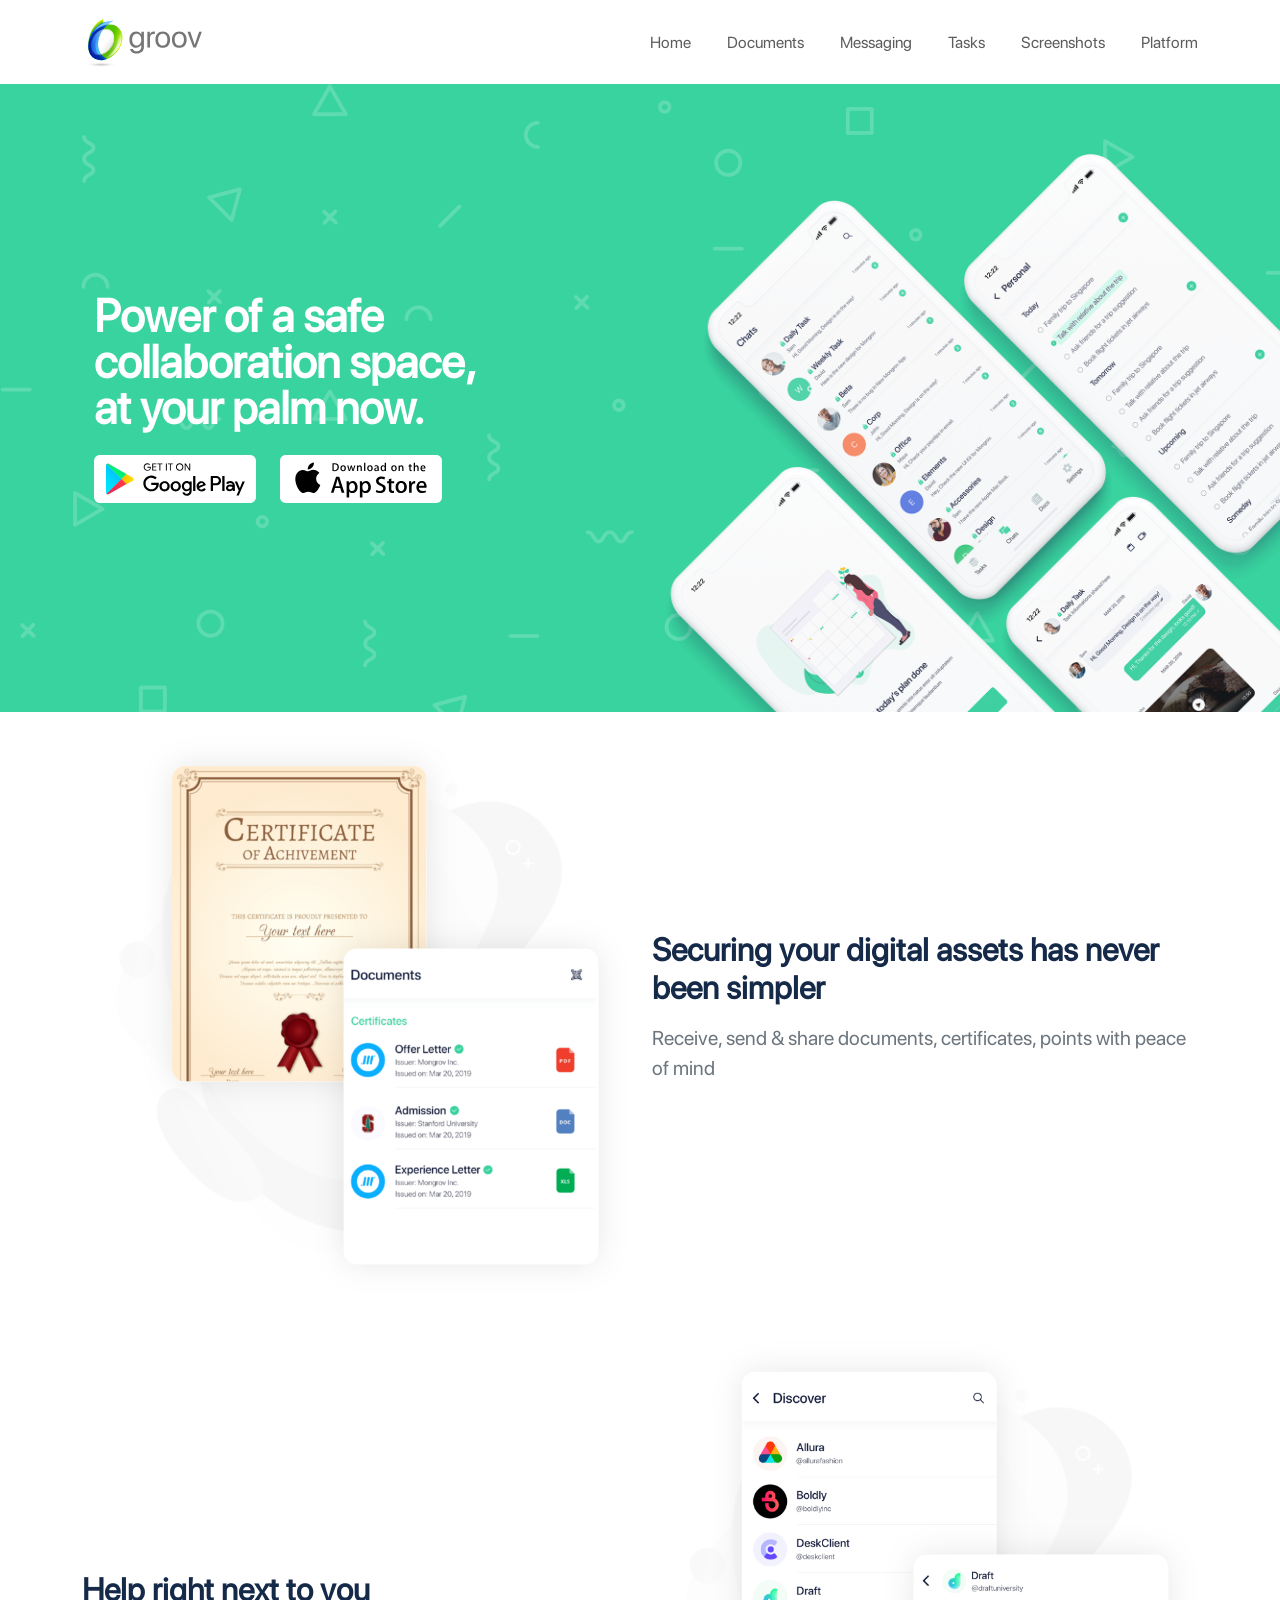
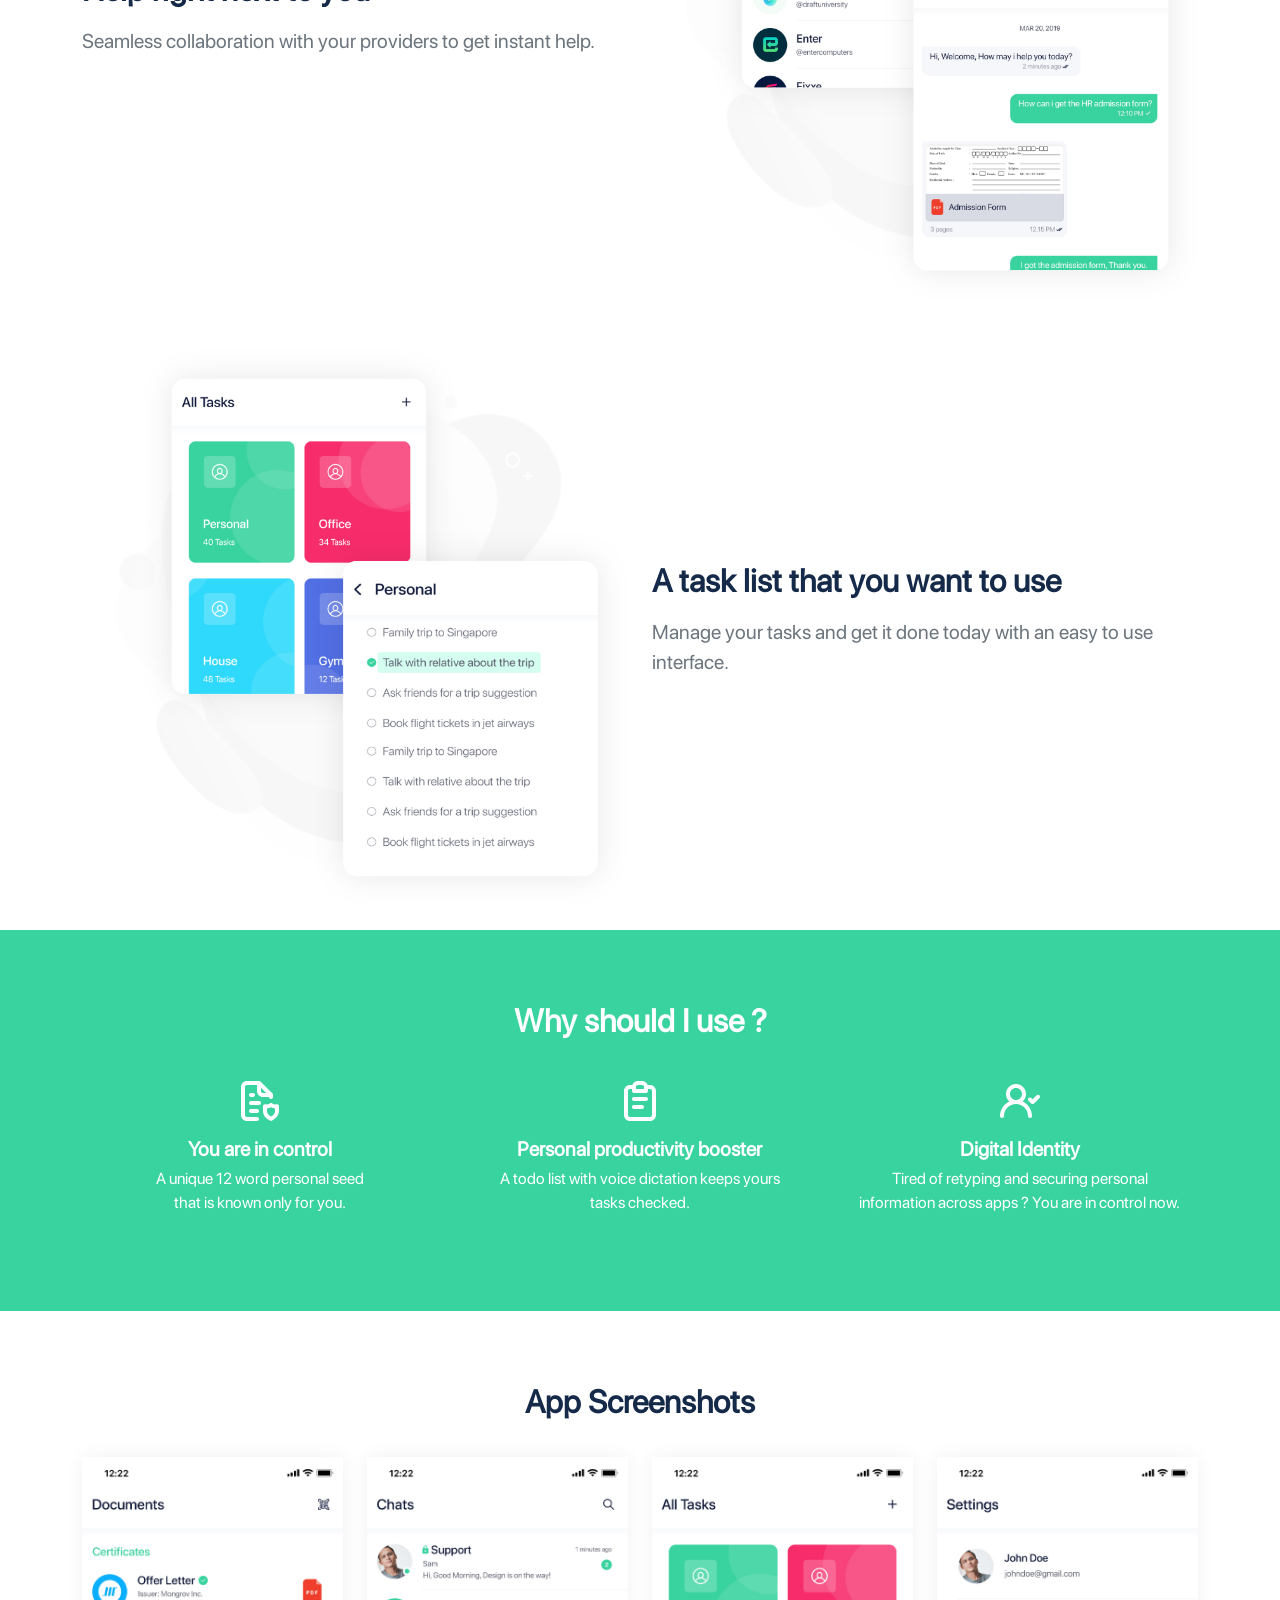
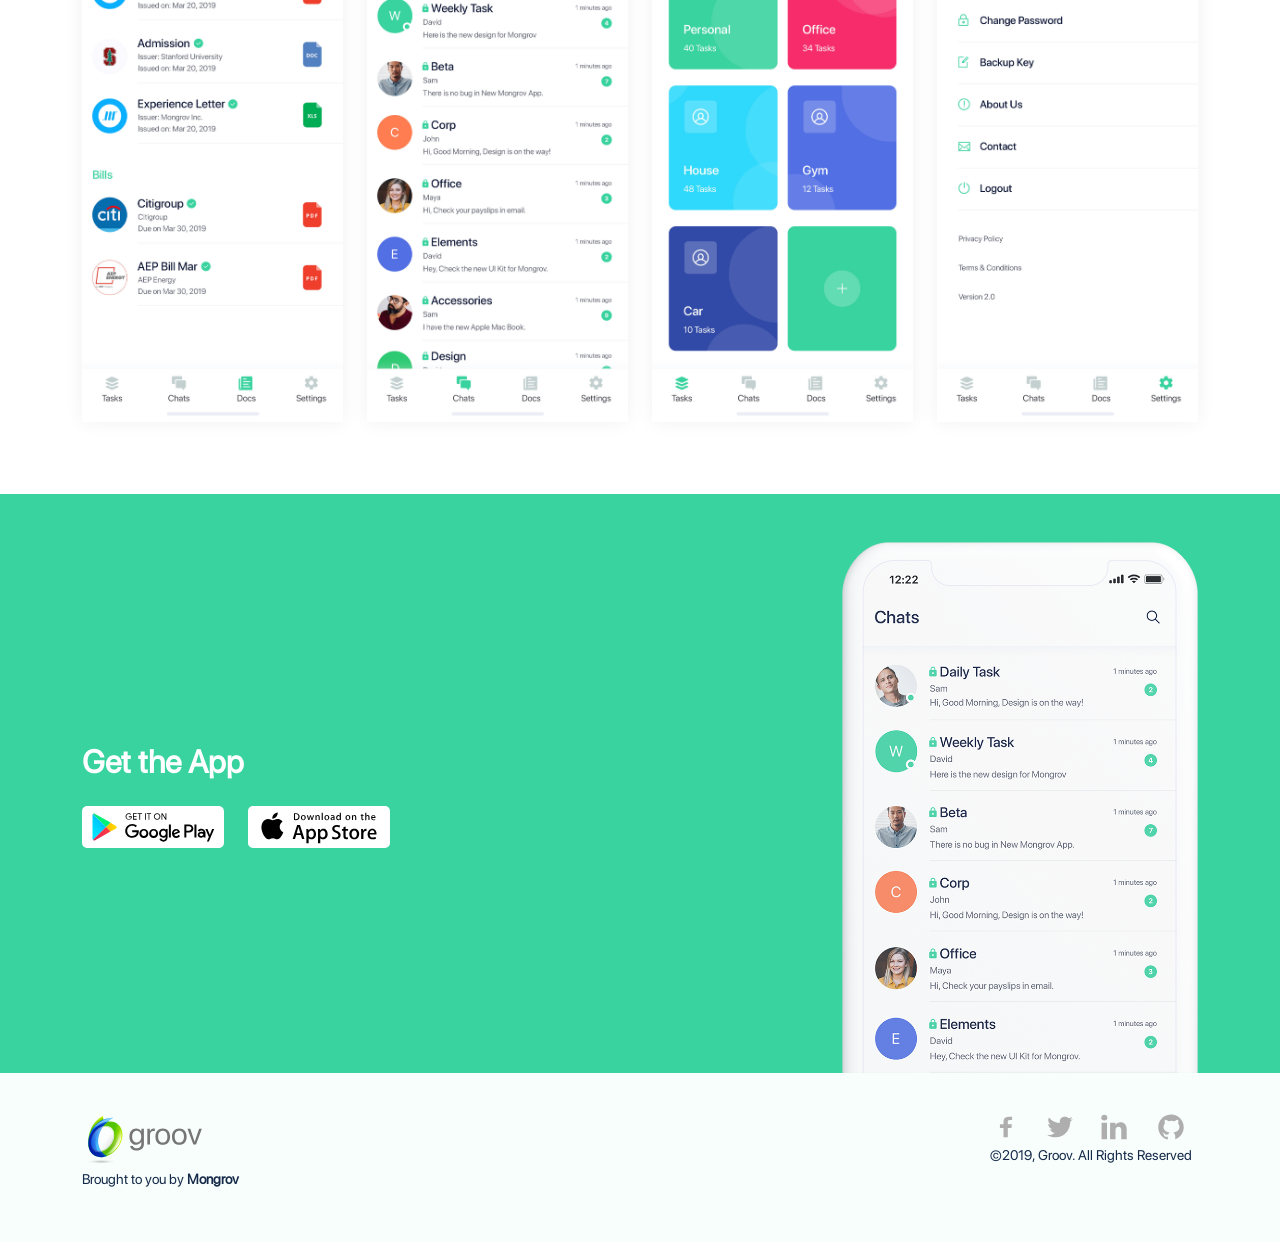
<file: v1_backup/index.html>
<!DOCTYPE html>
<html lang="en">
  <head>
    <meta charset="utf-8">
    <title>Groov - Home - Power of a safe collaboration space, at your palm now.</title>
    <meta name="description" content="Securing your digital assets has never been simpler - Receive, send & share documents, certificates, points with peace of mind" />
    <meta name="keywords" content="Personal productivity booster, digital identity, crypto wallet, messenger, security documents, document sharing, blockchain, todos, collaboration, tasks, sms, blockchain technology, messenger app, blockchain wallet, task manager, text app, to do list, message app, bitcoin blockchain, cryptocurrency, secure file sharing, to do list app, collaboration tools, todo list, blockchain app, increase productivity, document security, shared docs, file upload site, blockchain companies, blockchain transaction, blockchain ledger, blockchain tech, sms app, collaboration platform, messengers app, blockchain security, wallet, todo list app, blockchain development, secure document, blockchain platform, personal productivity" />
    <meta name="viewport" content="width=device-width, initial-scale=1.0">
    <!-- <link href="https://fonts.googleapis.com/icon?family=Material+Icons" rel="stylesheet"> -->
    <link href="https://fonts.googleapis.com/css?family=Nunito:400,400i,600,600i,700,700i%7cPermanent+Marker" rel="stylesheet">
    <link href="assets/css/theme.css" rel="stylesheet" type="text/css" media="all">
    <meta http-equiv="Expires" content="30" Cache-Control: max-age=86400>
    <link rel="canonical" href="https://mongrov.com/">

    <link rel="apple-touch-icon" sizes="180x180" href="assets/img/apple-touch-icon.png">
    <link rel="icon" type="image/png" sizes="32x32" href="assets/img/favicon-32x32.png">
    <link rel="icon" type="image/png" sizes="16x16" href="assets/img/favicon-16x16.png">
    <link rel="icon" type="image/png" sizes="48x48" href="assets/img/favicon-48x48.png">
    <link rel="apple-touch-icon" sizes="57x57" href="assets/img/apple-icon-57x57.png">
    <link rel="apple-touch-icon" sizes="60x60" href="assets/img/apple-icon-60x60.png">
    <link rel="apple-touch-icon" sizes="72x72" href="assets/img/apple-icon-72x72.png">
    <link rel="apple-touch-icon" sizes="76x76" href="assets/img/apple-icon-76x76.png">
    <link rel="apple-touch-icon" sizes="114x114" href="assets/img/apple-icon-114x114.png">
    <link rel="apple-touch-icon" sizes="120x120" href="assets/img/apple-icon-120x120.png">
    <link rel="apple-touch-icon" sizes="144x144" href="assets/img/apple-icon-144x144.png">
    <link rel="apple-touch-icon" sizes="152x152" href="assets/img/apple-icon-152x152.png">
    <link rel="apple-touch-icon" sizes="180x180" href="assets/img/apple-icon-180x180.png">
    <link rel="icon" type="image/png" sizes="192x192" href="assets/img/android-icon-192x192.png">
    <link rel="icon" type="image/png" sizes="96x96" href="assets/img/favicon-96x96.png">
    <link rel="shortcut icon" type="image/x-icon" href="assets/img/favicon.ico" />
  </head>
  <body id="groovapp-page">
    <div id="searchCollapse" class="bg-dark collapse">
      <div class="container px-3 px-sm-0 px-lg-2">
        <div class="input-group input-group-lg pb-2">
          <div class="input-group-prepend">
            <span class="input-group-text" id="navSearch">
              <i class="material-icons">search</i>
            </span>
          </div>
          <input type="search" class="form-control" placeholder="Search" aria-label="Search">
        </div>
      </div>
    </div>
    <nav class="navbar navbar-expand-lg navbar-light bg-white sticky-top">
      <div class="container">
        <a class="navbar-brand" href="index.html">
          <img alt="Mongrov" src="assets/img/logo.svg">
        </a>
        <button class="navbar-toggler" type="button" data-toggle="collapse" data-target=".navMenu" aria-expanded="false" aria-label="Toggle navigation">
          <span class="navbar-toggler-icon"></span>
        </button>

        <div class="collapse navbar-collapse justify-content-end navMenu">

          <ul class="navbar-nav">

            <li class="nav-item">
              <a class="nav-link h6" href="#">Home</a>
            </li>

            <!-- <li class="dropdown">
              <a class="nav-link h6 dropdown-toggle" href="#" role="button" data-toggle="dropdown" aria-haspopup="true" aria-expanded="false" id="pages-dropdown">Features</a>
              <div class="dropdown-menu dropdown-menu-wide p-0 o-hidden dropdown-menu-right" aria-labelledby="pages-dropdown">
                <div class="list-group list-group-flush">
                  <a href="messaging.html" class="list-group-item list-group-item-action d-flex justify-content-between align-items-center py-3">
                    <div class="d-flex align-items-center">
                     
                      <div>
                        <span class="h6 d-block mb-0">Messaging</span>
                       
                      </div>
                    </div>
                  
                  </a>
                  <a href="conferencing.html" class="list-group-item list-group-item-action d-flex justify-content-between align-items-center py-3">
                    <div class="d-flex align-items-center">
                     
                      <div>
                        <span class="h6 d-block mb-0">Conferencing</span>
                       
                      </div>
                    </div>
                    
                  </a>
                  <a href="taskboard.html" class="list-group-item list-group-item-action d-flex justify-content-between align-items-center py-3">
                    <div class="d-flex align-items-center">
                     
                      <div>
                        <span class="h6 d-block mb-0">Task Board</span>
                       
                      </div>
                    </div>
                  </a>
                  <a href="geo-tracking.html" class="list-group-item list-group-item-action d-flex justify-content-between align-items-center py-3">
                    <div class="d-flex align-items-center">
                     
                      <div>
                        <span class="h6 d-block mb-0">Geo Tracking</span>
                       
                      </div>
                    </div>
                    
                  </a>
                </div>
                
              </div>
            </li> -->

            <li class="nav-item">
              <a class="nav-link h6" href="#document-sec">Documents</a>
            </li>
            <li class="nav-item">
              <a class="nav-link h6" href="#messaging-sec">Messaging </a>
            </li>
            <li class="nav-item">
              <a class="nav-link h6" href="#task-sec">Tasks</a>
            </li>

            <li class="nav-item">
              <a class="nav-link h6" href="#screenshot-sec">Screenshots</a>
            </li>
            <li class="nav-item">
              <a class="nav-link h6" href="https://groov.one/">Platform</a>
            </li>

          </ul>

        </div>
      </div>
    </nav>

    <section class="main-banner SpacesHeroSectionHome py-3">
      <div class="container">
        <div class="row">
          <div class="col">
            <div class="slider-cards">
              <div class="carousel-cell d-flex align-items-center position-relative">
                <div class="col-md-6">

                  <h1 class="display-6 h1 text-white">Power of a safe collaboration space,
                    <br> at your palm now.</h1>
                  <div class="row mt-3 play-appstore-cont">
                    <a class="col-lg-4 col-md-6 col-sm-5 col-5 d-block float-left" href="https://play.google.com/store/apps/details?id=com.mongrov.groov" target="_blank" rel="noopener">
                      <img src="assets/img/play-store.svg" alt="Playstore" title="Playstore" />
                    </a>
                    <a class="col-lg-4 col-md-6 col-sm-5 col-5 d-block float-left" href="https://itunes.apple.com/us/app/groov-from-mongrov/id1441249510?ls=1&mt=8" target="_blank" rel="noopener">
                      <img src="assets/img/app-store.svg" alt="Appstore" title="Appstore" />
                    </a>
                  </div>
                </div>
                <div class="col-md-8 bannerimg">
                  <img src="assets/img/banner-screens.png" alt="School banner">
                </div>
              </div>
            </div>
          </div>
        </div>
      </div>
    </section>

    <section class="py-3 bg-white col-sm-text-center" id="document-sec">
      <div class="container">
        <div class="row align-items-center">
          <div class="col-md-6">
            <img src="assets/img/feature1.svg" alt="Image" class="">
          </div>
          <div class="col-md-6">
            <span class="h2 d-block">Securing your digital assets has never been simpler</span>
            <p class="lead">Receive, send & share documents, certificates, points with peace of mind</p>
          </div>
        </div>
      </div>
    </section>

    <section class="py-3 bg-white" id="messaging-sec">
      <div class="container">
        <div class="row align-items-center">
          <div class="col-md-6 order-md-2">
            <img src="assets/img/feature2.svg" alt="Image" class="">
          </div>
          <div class="col-md-6 order-md-1">
            <span class="h2 d-block">Help right next to you</span>
            <p class="lead">Seamless collaboration with your providers to get instant help.</p>
          </div>
        </div>
      </div>
    </section>

    <section class="py-3 bg-white" id="task-sec">
      <div class="container">
        <div class="row align-items-center">
          <div class="col-md-6 order-md-1">
            <img src="assets/img/feature3.svg" alt="Image" class="">
          </div>
          <div class="col-md-6 order-md-2">
            <span class="h2 d-block">A task list that you want to use</span>
            <p class="lead">Manage your tasks and get it done today with an easy to use interface.</p>
          </div>
        </div>
      </div>
    </section>

    <section class="bg-green" id="whyus">
      <div class="container">
        <div class="row mb-4 text-center">
          <div class="col">
            <span class="h2 text-white">Why should I use ?</span>
          </div>
        </div>
        <div class="row text-center mt-4 mb-0">
          <div class="col-lg-4 col-md-4 px-5">
            <div>
              <svg class="icon" width="58" height="58" viewBox="0 0 24 24" version="1.1" xmlns="http://www.w3.org/2000/svg" xmlns:xlink="http://www.w3.org/1999/xlink" xml:space="preserve" xmlns:serif="http://www.serif.com/" style="fill-rule:evenodd;clip-rule:evenodd;stroke-linejoin:round;stroke-miterlimit:1.41421;">
                <path d="M10.5,20L5.5,20C4.951,20 4.5,19.549 4.5,19L4.5,5C4.5,4.451 4.951,4 5.5,4L10.5,4L10.5,7C10.5,8.646 11.854,10 13.5,10L16.5,10C16.5,10.549 16.951,11 17.5,11C18.049,11 18.5,10.549 18.5,10L18.5,9L18.5,8.94C18.49,8.848 18.469,8.758 18.44,8.67L18.44,8.58C18.392,8.477 18.328,8.383 18.25,8.3L12.25,2.3C12.167,2.222 12.073,2.158 11.97,2.11C11.94,2.106 11.91,2.106 11.88,2.11L11.56,2L5.5,2C3.854,2 2.5,3.354 2.5,5L2.5,19C2.5,20.646 3.854,22 5.5,22L10.5,22C11.049,22 11.5,21.549 11.5,21C11.5,20.451 11.049,20 10.5,20ZM12.5,5.41L15.09,8L13.5,8C12.951,8 12.5,7.549 12.5,7L12.5,5.41ZM7.5,8C6.951,8 6.5,8.451 6.5,9C6.5,9.549 6.951,10 7.5,10L8.5,10C9.049,10 9.5,9.549 9.5,9C9.5,8.451 9.049,8 8.5,8L7.5,8ZM21.13,13.86C20.895,13.67 20.586,13.596 20.29,13.66C19.524,13.821 18.724,13.651 18.09,13.19C17.74,12.934 17.26,12.934 16.91,13.19C16.276,13.649 15.476,13.82 14.71,13.66C14.641,13.645 14.57,13.638 14.5,13.638C13.951,13.638 13.5,14.089 13.5,14.638C13.5,14.645 13.5,14.653 13.5,14.66L13.5,17C13.497,18.45 14.18,19.82 15.34,20.69L16.9,21.8C17.255,22.066 17.745,22.066 18.1,21.8L19.66,20.64C20.806,19.78 21.487,18.433 21.5,17L21.5,14.63C21.498,14.331 21.362,14.048 21.13,13.86ZM19.5,17C19.51,17.814 19.14,18.587 18.5,19.09L17.5,19.81L16.5,19.09C15.86,18.587 15.49,17.814 15.5,17L15.5,15.72C16.199,15.689 16.883,15.501 17.5,15.17C18.117,15.501 18.801,15.689 19.5,15.72L19.5,17ZM10.5,16.05L7.5,16.05C6.951,16.05 6.5,16.501 6.5,17.05C6.5,17.599 6.951,18.05 7.5,18.05L10.5,18.05C11.049,18.05 11.5,17.599 11.5,17.05C11.5,16.501 11.049,16.05 10.5,16.05ZM11.5,12.05L7.5,12.05C6.951,12.05 6.5,12.501 6.5,13.05C6.5,13.599 6.951,14.05 7.5,14.05L11.5,14.05C12.049,14.05 12.5,13.599 12.5,13.05C12.5,12.501 12.049,12.05 11.5,12.05Z" style="fill:white;fill-rule:nonzero;" />
              </svg>
              <div>
                <h5 class="mb-1 mt-2  text-white">You are in control</h5>
                <p class="mb-3 text-white">A unique 12 word personal seed that is known only for you.</p>
              </div>
            </div>
          </div>
          <div class="col-lg-4 col-md-4 px-4">
            <div>
              <svg class="icon" width="58" height="58" viewBox="0 0 24 24" version="1.1" xmlns="http://www.w3.org/2000/svg" xmlns:xlink="http://www.w3.org/1999/xlink" xml:space="preserve" xmlns:serif="http://www.serif.com/" style="fill-rule:evenodd;clip-rule:evenodd;stroke-linejoin:round;stroke-miterlimit:1.41421;">
                <path d="M13,14L9,14C8.451,14 8,14.451 8,15C8,15.549 8.451,16 9,16L13,16C13.549,16 14,15.549 14,15C14,14.451 13.549,14 13,14ZM17,4L15.82,4C15.398,2.807 14.265,2.004 13,2L11,2C9.735,2.004 8.602,2.807 8.18,4L7,4C5.354,4 4,5.354 4,7L4,19C4,20.646 5.354,22 7,22L17,22C18.646,22 20,20.646 20,19L20,7C20,5.354 18.646,4 17,4ZM10,5C10,4.451 10.451,4 11,4L13,4C13.549,4 14,4.451 14,5L14,6L10,6L10,5ZM18,19C18,19.549 17.549,20 17,20L7,20C6.451,20 6,19.549 6,19L6,7C6,6.451 6.451,6 7,6L8,6L8,7C8,7.549 8.451,8 9,8L15,8C15.549,8 16,7.549 16,7L16,6L17,6C17.549,6 18,6.451 18,7L18,19ZM15,10L9,10C8.451,10 8,10.451 8,11C8,11.549 8.451,12 9,12L15,12C15.549,12 16,11.549 16,11C16,10.451 15.549,10 15,10Z" style="fill:white;fill-rule:nonzero;" />
              </svg>

              <div>
                <h5 class="mb-1 mt-2 text-white">Personal productivity booster</h5>
                <p class="mb-3 text-white">A todo list with voice dictation keeps yours tasks checked.</p>
              </div>
            </div>
          </div>
          <div class="col-lg-4 col-md-4 px-3">
            <div>
              <svg class="icon" width="58" height="58" viewBox="0 0 24 24" version="1.1" xmlns="http://www.w3.org/2000/svg" xmlns:xlink="http://www.w3.org/1999/xlink" xml:space="preserve" xmlns:serif="http://www.serif.com/" style="fill-rule:evenodd;clip-rule:evenodd;stroke-linejoin:round;stroke-miterlimit:1.41421;">
                <path d="M13.3,12.22C14.379,11.286 15,9.927 15,8.5C15,5.757 12.743,3.5 10,3.5C7.257,3.5 5,5.757 5,8.5C5,9.927 5.621,11.286 6.7,12.22C3.846,13.512 2.003,16.367 2,19.5C2,20.049 2.451,20.5 3,20.5C3.549,20.5 4,20.049 4,19.5C4,16.208 6.708,13.5 10,13.5C13.292,13.5 16,16.208 16,19.5C16,20.049 16.451,20.5 17,20.5C17.549,20.5 18,20.049 18,19.5C17.997,16.367 16.154,13.512 13.3,12.22ZM10,11.5C8.354,11.5 7,10.146 7,8.5C7,6.854 8.354,5.5 10,5.5C11.646,5.5 13,6.854 13,8.5C13,10.146 11.646,11.5 10,11.5ZM21.71,9.13C21.522,8.941 21.267,8.834 21,8.834C20.733,8.834 20.478,8.941 20.29,9.13L18.29,11.13L17.67,10.5C17.482,10.311 17.227,10.204 16.96,10.204C16.693,10.204 16.438,10.311 16.25,10.5C15.865,10.887 15.865,11.523 16.25,11.91L17.59,13.25C17.977,13.635 18.613,13.635 19,13.25L21.67,10.58C21.881,10.39 22.002,10.12 22.002,9.836C22.002,9.571 21.897,9.317 21.71,9.13Z" style="fill:white;fill-rule:nonzero;" />
              </svg>

              <div>
                <h5 class="mb-1 mt-2 text-white">Digital Identity</h5>
                <p class="mb-3 text-white">Tired of retyping and securing personal information across apps ? You are in control now.</p>
              </div>
            </div>
          </div>
        </div>

      </div>
    </section>

    <section class="py-5 app-screens bg-white" id="screenshot-sec">
      <div class="container">
        <div class="row justify-content-center text-center">
          <div class="col-md-6">
            <span class="h2 d-block mb-4">App Screenshots</span>

          </div>
        </div>
        <div class="row">
          <div class="col-md-3">
            <img src="assets/img/screen1.svg" alt="Image" class="">
          </div>
          <div class="col-md-3">
            <img src="assets/img/screen2.svg" alt="Image" class="">
          </div>
          <div class="col-md-3">
            <img src="assets/img/screen3.svg" alt="Image" class="">
          </div>
          <div class="col-md-3">
            <img src="assets/img/screen4.svg" alt="Image" class="">
          </div>
        </div>
      </div>
    </section>

    <section class="pt-3 pb-0 bg-green" id="getapp">
      <div class="container">
        <div class="row align-items-center">
          <div class="col-md-7">
            <span class="h2 d-block text-white">Get the App</span>

            <div class="row mt-3">
              <a class="col-lg-3 col-md-6 col-sm-6 col-6 d-block float-left" href="https://play.google.com/store/apps/details?id=com.mongrov.groov" target="_blank" rel="noopener">
                <img src="assets/img/play-store.svg" alt="Playstore" title="Playstore">
              </a>
              <a class="col-lg-3 col-md-6 col-sm-6 col-6 d-block float-left" href="https://itunes.apple.com/us/app/groov-from-mongrov/id1441249510?ls=1&amp;mt=8" target="_blank" rel="noopener">
                <img src="assets/img/app-store.svg" alt="Appstore" title="Appstore">
              </a>
            </div>
          </div>
          <div class="col-md-1"></div>
          <div class="col-md-4 float-right text-right">
            <img src="assets/img/getapp-screen.png" class="mt-3" alt="Image" class="">
          </div>

        </div>
      </div>
    </section>

    <footer class="section-footer py-4">
      <div class="container">
        <div class="row">
          <div class="col-6">
            <a class="navbar-brand" href="index.html">
              <img alt="Mongrov" src="assets/img/logo.svg">
            </a>
            <p class="text-dark text-small">Brought to you by <a class="text-dark" href="https://mongrov.com/"> <strong>Mongrov</strong></a></p>

          </div>
          <div class="col-6 text-right">
            <ul class="list-social-links">
              <li class="text-white">
                <a href="https://www.facebook.com/Mongrov/" target="_blank" rel="noopener">
                  <img alt="fb" src="assets/img/fb.svg">
                  <span>Facebook</span>
                </a>
              </li>
              <li class="text-white">
                <a href="https://twitter.com/themongrov" target="_blank" rel="noopener">
                  <img alt="fb" src="assets/img/twitter.svg">
                  <span>Tweet</span>
                </a>
              </li>

              <li class="text-white">
                <a href="https://www.linkedin.com/company/mongrov-inc/" target="_blank" rel="noopener">
                  <img alt="fb" src="assets/img/linkedin.svg">
                  <span>Linkedin</span>
                </a>
              </li>
              <li class="text-white">
                <a href="https://github.com/mongrov" target="_blank" rel="noopener">
                  <img alt="fb" src="assets/img/github.svg">
                  <span>Git</span>
                </a>
              </li>
            </ul>
            <p class="text-dark text-small clearboth mr-1"> ©2019, Groov. All Rights Reserved</p>
          </div>

        </div>
      </div>
    </footer>

    <!-- Global site tag (gtag.js) - Google Analytics -->
    <script async src="https://www.googletagmanager.com/gtag/js?id=UA-113300163-3"></script>
    <script>
      window.dataLayer = window.dataLayer || [];

      function gtag()
      {
        dataLayer.push(arguments);
      }
      gtag('js', new Date());
      gtag('config', 'UA-113300163-3');
    </script>
    <!-- Google Analytics Ends-->

    <script type="text/javascript" src="assets/js/jquery.min.js"></script>
    <script type="text/javascript" src="assets/js/popper.min.js"></script>
    <script type="text/javascript" src="assets/js/prism.js"></script>
    <script type="text/javascript" src="assets/js/smooth-scroll.polyfills.js"></script>
    <script type="text/javascript" src="assets/js/scrollMonitor.js"></script>
    <script type="text/javascript" src="assets/js/bootstrap.js"></script>
    <script type="text/javascript" src="assets/js/clipboard.js"></script>
    <script type="text/javascript" src="assets/js/jquery.countdown.min.js"></script>
    <script type="text/javascript" src="assets/js/flickity.pkgd.min.js"></script>
    <script type="text/javascript" src="assets/js/isotope.pkgd.min.js"></script>
    <script type="text/javascript" src="assets/js/jquery.smartWizard.min.js"></script>
    <script type="text/javascript" src="assets/js/jquery.fancybox.min.js"></script>
    <script type="text/javascript" src="assets/js/zoom.min.js"></script>
    <script type="text/javascript" src="assets/js/theme.js"></script>

    <!-- Drawer script starts -->
    <script>
      (function()
      {
        var qs, js, q, s, d = document,
          gi = d.getElementById,
          ce = d.createElement,
          gt = d.getElementsByTagName,
          id = "typef_orm_share",
          b = "https://embed.typeform.com/";
        if (!gi.call(d, id))
        {
          js = ce.call(d, "script");
          js.id = id;
          js.src = b + "embed.js";
          q = gt.call(d, "script")[0];
          q.parentNode.insertBefore(js, q)
        }
      })()
    </script>
    <!-- Drawer script Ends -->

  </body>
</html>
</file>
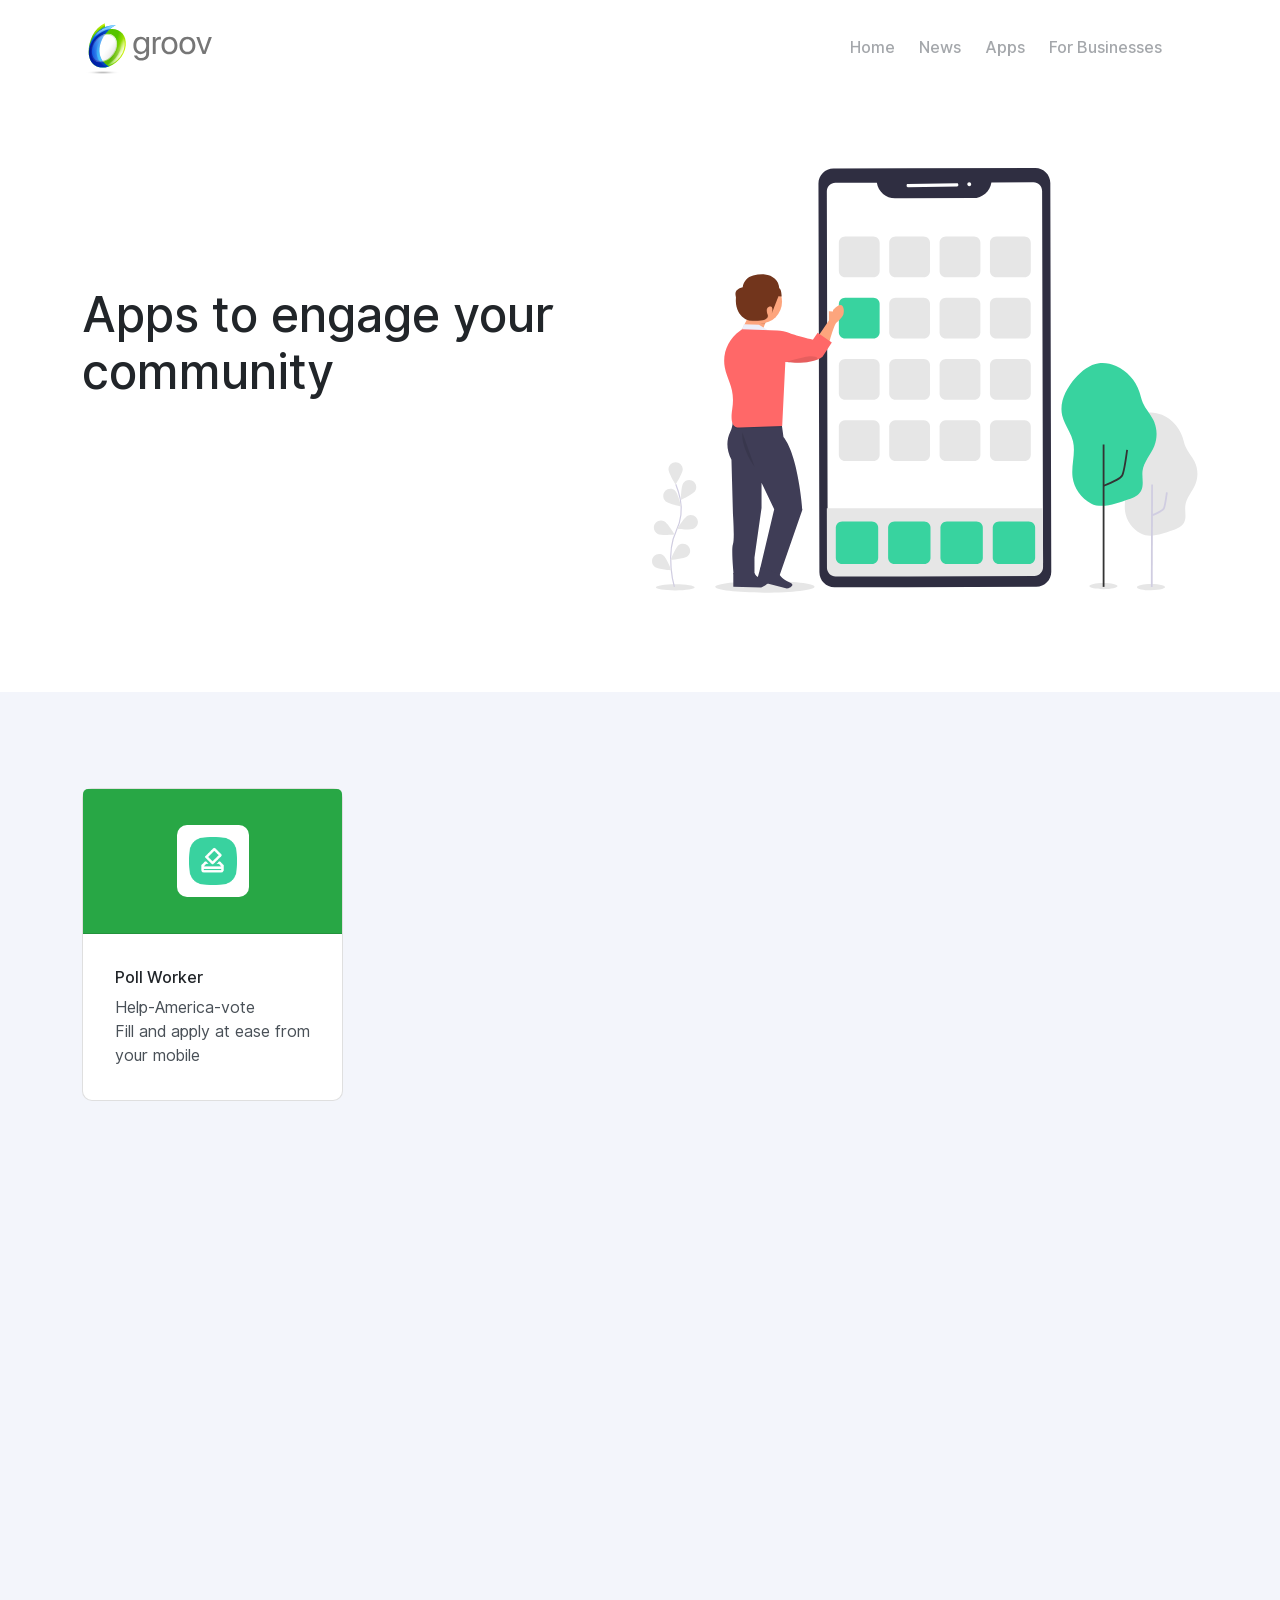
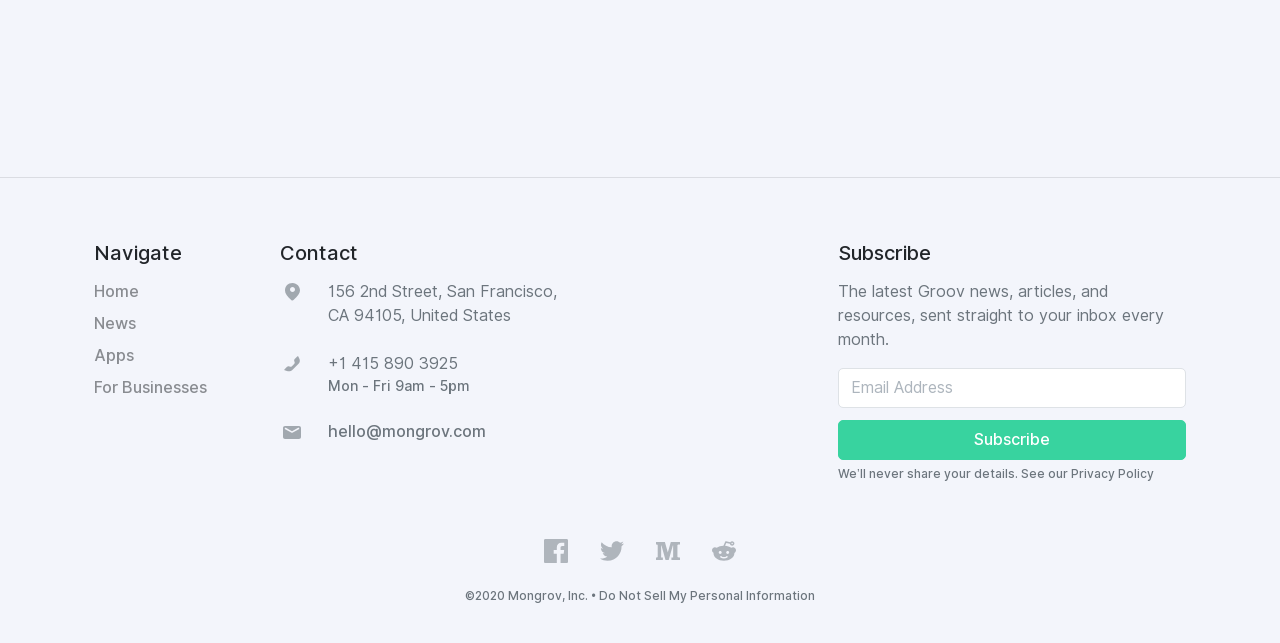
<file: apps.html>
<!doctype html>
<html lang="en">

  <head>
    <meta charset="utf-8">
    <title>Groov - Apps</title>
    <meta name="viewport" content="width=device-width, initial-scale=1.0">
    <meta name="description" content="Securing your digital assets has never been simpler - Receive, send & share documents, certificates, points with peace of mind">
    <meta name="keywords" content="best collaboration apps,best mobile wallet crypto,best team collaboration apps,best wallet for crypto,client engagement strategies,cloud based collaboration tools,cloud based collaboration,collaboration,applications,collaboration products,collaboration tool,collaborative document,collaborative productivity application,collaborative site,communication and collaboration tools,community engagement,consumer engagement marketing,content collaboration system,crypto wallet,cryptocurrency wallet list,customer engagement,customer engagement analytics,customer engagement process,design collaboration tools,digital currency wallet,engagement platform,free collaboration apps,free crypto wallet,increase customer engagement,mobile app engagement,most secure crypto wallet,network collaboration tools,online community engagement,online cryptocurrency wallet,online customer engagement,online document collaboration,online team collaboration,online wallet crypto,open source crypto wallet,polls,project collaboration apps,real time document collaboration,rewards,secure crypto wallet,secure document exchange,security document,the best crypto wallet,video collaboration app,web based collaboration tools,web collaboration tools,work collaboration tools,workplace collaboration tools,digital identity,document sharing,document security,messenger app,chat app,shared docs" />

    <link href="assets/css/loaders/loader-typing.css" rel="stylesheet" type="text/css" media="all" />
    <!-- <link href="assets/css/theme-mobile-app.css" rel="stylesheet" type="text/css" media="all" /> -->
    <link href="assets/css/theme.css" rel="stylesheet" type="text/css" media="all" />
    <link rel="preload" as="font" href="assets/fonts/Inter-UI-upright.var.woff2" type="font/woff2" crossorigin="anonymous">
    <link rel="preload" as="font" href="assets/fonts/Inter-UI.var.woff2" type="font/woff2" crossorigin="anonymous">
    
    <link rel="icon" type="image/png" href="assets/img/groov/favicon.ico">
    <link rel="apple-touch-icon" sizes="180x180" href="assets/img/groov/apple-touch-icon.png">
    <link rel="icon" type="image/png" sizes="32x32" href="assets/img/groov/favicon-32x32.png">
    <link rel="icon" type="image/png" sizes="16x16" href="assets/img/groov/favicon-16x16.png">
    <link rel="icon" type="image/png" sizes="48x48" href="assets/img/groov/favicon-48x48.png">
    <link rel="apple-touch-icon" sizes="57x57" href="assets/img/groov/apple-icon-57x57.png">
    <link rel="apple-touch-icon" sizes="60x60" href="assets/img/groov/apple-icon-60x60.png">
    <link rel="apple-touch-icon" sizes="72x72" href="assets/img/groov/apple-icon-72x72.png">
    <link rel="apple-touch-icon" sizes="76x76" href="assets/img/groov/apple-icon-76x76.png">
    <link rel="apple-touch-icon" sizes="114x114" href="assets/img/groov/apple-icon-114x114.png">
    <link rel="apple-touch-icon" sizes="120x120" href="assets/img/groov/apple-icon-120x120.png">
    <link rel="apple-touch-icon" sizes="144x144" href="assets/img/groov/apple-icon-144x144.png">
    <link rel="apple-touch-icon" sizes="152x152" href="assets/img/groov/apple-icon-152x152.png">
    <link rel="apple-touch-icon" sizes="180x180" href="assets/img/groov/apple-icon-180x180.png">
    <link rel="icon" type="image/png" sizes="192x192"  href="assets/img/groov/android-icon-192x192.png">
    <link rel="icon" type="image/png" sizes="96x96" href="assets/img/groov/favicon-96x96.png">

<style>
  .mobile-screenshot > img:first-child {
    padding: 6.5%;
}
</style>
  </head>
  
  <body>
    <div class="loader">
      <div class="loading-animation"></div>
    </div>
    <div class="navbar-container overflow-hidden ">
      <nav class="navbar navbar-expand-lg justify-content-between navbar-light border-bottom-0 bg-white" data-sticky="top">
        <div class="container">
          <div class="col flex-fill px-0 d-flex justify-content-between">
            <a class="navbar-brand mr-0 fade-page" href="index.html">
              <img src="assets/img/groov/logo.svg" alt="Groov" style="width: 130px;">
            </a>
            <button class="navbar-toggler" type="button" data-toggle="collapse" data-target=".navbar-collapse" aria-expanded="false" aria-label="Toggle navigation">
              <svg class="icon" width="24" height="24" viewBox="0 0 24 24" fill="none" xmlns="http://www.w3.org/2000/svg">
                <path d="M3 17C3 17.5523 3.44772 18 4 18H20C20.5523 18 21 17.5523 21 17V17C21 16.4477 20.5523 16 20 16H4C3.44772 16 3 16.4477 3 17V17ZM3 12C3 12.5523 3.44772 13 4 13H20C20.5523 13 21 12.5523 21 12V12C21 11.4477 20.5523 11 20 11H4C3.44772 11 3 11.4477 3 12V12ZM4 6C3.44772 6 3 6.44772 3 7V7C3 7.55228 3.44772 8 4 8H20C20.5523 8 21 7.55228 21 7V7C21 6.44772 20.5523 6 20 6H4Z"
                fill="#212529" />
              </svg>
            </button>
          </div>
          <div class="collapse navbar-collapse col px-0 px-lg-2 flex-fill">
            <div class="py-2 py-lg-0">
              <ul class="navbar-nav pl-0 pl-md-7 ml-0 ml-md-7">
                <li class="nav-item dropdown">
                  <a href="index.html" class="nav-link dropdown-toggle" data-toggle="dropdown-grid" aria-expanded="false" aria-haspopup="true">Home</a>
                </li>
                <li class="nav-item dropdown">
                  <a href="news.html" class="nav-link dropdown-toggle" data-toggle="dropdown-grid" aria-expanded="false" aria-haspopup="true">News</a>
                </li>
                <li class="nav-item dropdown">
                  <a href="apps.html" class="nav-link dropdown-toggle" data-toggle="dropdown-grid" aria-expanded="false" aria-haspopup="true">Apps</a>
                </li>
                
                <li class="nav-item dropdown">
                  <a href="for-businesses.html" class="nav-link dropdown-toggle" data-toggle="dropdown-grid" aria-expanded="false" aria-haspopup="true">For Businesses</a>
                </li>
              </ul>
            </div>
          </div>
        </div>
      </nav>
    </div>

    <section class="pb-7 pt-5 pt-lg-6 overflow-hidden">
      <div class="container">
        <div class="row align-items-center justify-content-between text-center text-md-left">
          <div class="col-lg-6 pb-6">
            <h1 class="fs-3rem mb-1">Apps to engage your community</h1>
          
          </div>
          <div class="col-lg-6">
            <div class="row justify-content-center">
              <div class="col-12">
                <img src="assets/img/groov/apps.svg" alt="Image" data-aos="fade-left">
              </div>
            </div>
          </div>
        </div>
      </div>
    </section>
    <section class="pb-4 bg-primary-alt">
        <div class="container">
          <!-- <div class="row justify-content-center mb-4">
            <div class="col col-md-auto">
              <ul data-isotope-filters="" data-isotope-id="projects" class="nav mb-3">
                <li class="nav-item">
                  <a href="#" class="nav-link .js-filter-inited active" data-filter="*">All categories</a>
                </li>
                <li class="nav-item">
                  <a href="#" class="nav-link .js-filter-inited" data-filter="Branding">Branding</a>
                </li>
                <li class="nav-item">
                  <a href="#" class="nav-link .js-filter-inited" data-filter="Digital">Service</a>
                </li>
                <li class="nav-item">
                  <a href="#" class="nav-link .js-filter-inited" data-filter="Art Direction">Art Direction</a>
                </li>
              </ul>
            </div>
          </div> -->
          <div class="row" data-isotope-collection="" data-isotope-id="projects" style="position: relative; height: 964.8px;">
          
            <div class="col-sm-6 col-lg-3 mb-4" data-isotope-item="" data-category="Digital" style="position: absolute; left: 0px; top: 0px;">
                <a class="card" href="apps/poll-worker.html">
                    <div class="card-header bg-success text-center rounded-top py-4">
                      <div class="avatar avatar-lg d-block bg-white rounded p-2 mx-auto">
                        <img class="avatar-img" src="assets/img/groov/app_icon1.png" alt="Image Description">
                      </div>
                    </div>
                    <div class="card-body">
                      <div class="align-items-center mb-1">
                        <span class="d-block text-dark font-weight-bold">Poll Worker</span>
                       
                      </div>
                      <span class="d-block text-body font-size-1">Help-America-vote<br>
                        Fill and apply at ease from your mobile
                        </span>
                    </div>
                </a>
            </div>
          </div>
        </div>
        <hr>
      </section>
      


    <footer class="pb-4 pt-0 bg-primary-alt text-secondary" id="footer">
       
      <div class="container">
        <div class="row mb-5 mx-auto">
          <div class="col-12 col-lg-3 col-xl-2 mb-4 col-md-6">
            <h5 class="text-dark">Navigate</h5>
            <ul class="nav flex-column">
              <li class="nav-item">
                <a href="index.html" class="nav-link">Home</a>
              </li>
              <li class="nav-item">
                <a href="news.html" class="nav-link">News</a>
              </li>
              <li class="nav-item">
                <a href="apps.html" class="nav-link">Apps</a>
              </li>
              <li class="nav-item">
                <a href="for-businesses.html" class="nav-link">For Businesses</a>
              </li>
              
            </ul>
          </div>
          <div class="col-12 col-lg-6 col-md-6 text-justify">
            <h5 class="text-dark">Contact</h5>
            <ul class="list-unstyled">
              <li class="mb-3 d-flex">
                <svg class="icon bg-secondary opacity-60" width="24px" height="24px" viewBox="0 0 24 24" version="1.1" xmlns="http://www.w3.org/2000/svg" xmlns:xlink="http://www.w3.org/1999/xlink">
                  <title>Icon For Marker#1</title>
                  <g stroke="none" stroke-width="1" fill="none" fill-rule="evenodd">
                    <rect opacity="0" x="0" y="0" width="24" height="24"></rect>
                    <path d="M5,10.5 C5,6 8,3 12.5,3 C17,3 20,6.75 20,10.5 C20,12.8325623 17.8236613,16.03566 13.470984,20.1092932 C12.9154018,20.6292577 12.0585054,20.6508331 11.4774555,20.1594925 C7.15915182,16.5078313 5,13.2880005 5,10.5 Z M12.5,12 C13.8807119,12 15,10.8807119 15,9.5 C15,8.11928813 13.8807119,7 12.5,7 C11.1192881,7 10,8.11928813 10,9.5 C10,10.8807119 11.1192881,12 12.5,12 Z" fill="#ff0000" fill-rule="nonzero"></path>
                  </g>
                </svg>
                <div class="ml-3">
                  <span>156 2nd Street, San Francisco,<br>
                    CA 94105, United States</span>
                </div>
              </li>
              <li class="mb-3 d-flex">
                <svg class="icon bg-secondary opacity-60" width="24px" height="24px" viewBox="0 0 24 24" version="1.1" xmlns="http://www.w3.org/2000/svg" xmlns:xlink="http://www.w3.org/1999/xlink">
                  <title>Icon For Call#1</title>
                  <g stroke="none" stroke-width="1" fill="none" fill-rule="evenodd">
                    <rect opacity="0" x="0" y="0" width="24" height="24"></rect>
                    <path d="M11.914857,14.1427403 L14.1188827,11.9387145 C14.7276032,11.329994 14.8785122,10.4000511 14.4935235,9.63007378 L14.3686433,9.38031323 C13.9836546,8.61033591 14.1345636,7.680393 14.7432841,7.07167248 L17.4760882,4.33886839 C17.6713503,4.14360624 17.9879328,4.14360624 18.183195,4.33886839 C18.2211956,4.37686904 18.2528214,4.42074752 18.2768552,4.46881498 L19.3808309,6.67676638 C20.2253855,8.3658756 19.8943345,10.4059034 18.5589765,11.7412615 L12.560151,17.740087 C11.1066115,19.1936265 8.95659008,19.7011777 7.00646221,19.0511351 L4.5919826,18.2463085 C4.33001094,18.1589846 4.18843095,17.8758246 4.27575484,17.613853 C4.30030124,17.5402138 4.34165566,17.4733009 4.39654309,17.4184135 L7.04781491,14.7671417 C7.65653544,14.1584211 8.58647835,14.0075122 9.35645567,14.3925008 L9.60621621,14.5173811 C10.3761935,14.9023698 11.3061364,14.7514608 11.914857,14.1427403 Z" fill="#000000"></path>
                  </g>
                </svg>
                <div class="ml-3">
                  <span>+1 415 890 3925</span>
                  <span class="d-block text-small">Mon - Fri 9am - 5pm</span>
                </div>
              </li>
              <li class="mb-3 d-flex">
                <svg class="icon bg-secondary opacity-60" width="24px" height="24px" viewBox="0 0 24 24" version="1.1" xmlns="http://www.w3.org/2000/svg" xmlns:xlink="http://www.w3.org/1999/xlink">
                  <title>Icon For Mail</title>
                  <g stroke="none" stroke-width="1" fill="none" fill-rule="evenodd">
                    <rect opacity="0" x="0" y="0" width="24" height="24"></rect>
                    <path d="M5,6 L19,6 C20.1045695,6 21,6.8954305 21,8 L21,17 C21,18.1045695 20.1045695,19 19,19 L5,19 C3.8954305,19 3,18.1045695 3,17 L3,8 C3,6.8954305 3.8954305,6 5,6 Z M18.1444251,7.83964668 L12,11.1481833 L5.85557487,7.83964668 C5.4908718,7.6432681 5.03602525,7.77972206 4.83964668,8.14442513 C4.6432681,8.5091282 4.77972206,8.96397475 5.14442513,9.16035332 L11.6444251,12.6603533 C11.8664074,12.7798822 12.1335926,12.7798822 12.3555749,12.6603533 L18.8555749,9.16035332 C19.2202779,8.96397475 19.3567319,8.5091282 19.1603533,8.14442513 C18.9639747,7.77972206 18.5091282,7.6432681 18.1444251,7.83964668 Z" fill="#000000"></path>
                  </g>
                </svg>
                <div class="ml-3">
                  <a href="mailto:hello@mongrov.com" class="text-secondary">hello@mongrov.com</a>
                </div>
              </li>
            </ul>
          </div>
          <div class="col-lg-5 col-md-6 col-xl-4 mt-3 mt-lg-0">
            <h5 class="text-dark">Subscribe</h5>
            <p>The latest Groov news, articles, and resources, sent straight to your inbox every month.</p>
            <form action="https://formspree.io/hello@mongrov.com" method="POST">
              <div class="form-row">
                <div class="col-12">
                  <input type="email" class="form-control mb-2" placeholder="Email Address" name="mi_subscribe_email" required="">
                </div>
                <div class="col-12">
                  <div class="d-none alert alert-success" role="alert" data-success-message="">
                    Thanks, a member of our team will be in touch shortly.
                  </div>
                  <div class="d-none alert alert-danger" role="alert" data-error-message="">
                    Please fill all fields correctly.
                  </div>
                  <!-- <div data-recaptcha data-sitekey="INSERT_YOUR_RECAPTCHA_V2_SITEKEY_HERE" data-size="invisible" data-badge="bottomleft">
                    </div> -->
                  <button type="submit" class="btn btn-primary btn-loading btn-block" data-loading-text="Sending">
                    <svg class="icon" width="24px" height="24px" viewBox="0 0 24 24" version="1.1" xmlns="http://www.w3.org/2000/svg" xmlns:xlink="http://www.w3.org/1999/xlink">
                      <title>Icon For Loading</title>
                      <g stroke="none" stroke-width="1" fill="none" fill-rule="evenodd">
                        <g>
                          <polygon points="0 0 24 0 24 24 0 24" opacity="0"></polygon>
                        </g>
                        <path d="M12,4 L12,6 C8.6862915,6 6,8.6862915 6,12 C6,15.3137085 8.6862915,18 12,18 C15.3137085,18 18,15.3137085 18,12 C18,10.9603196 17.7360885,9.96126435 17.2402578,9.07513926 L18.9856052,8.09853149 C19.6473536,9.28117708 20,10.6161442 20,12 C20,16.418278 16.418278,20 12,20 C7.581722,20 4,16.418278 4,12 C4,7.581722 7.581722,4 12,4 Z" fill="#000000" fill-rule="nonzero" transform="translate(12.000000, 12.000000) scale(-1, 1) translate(-12.000000, -12.000000) ">
                        </path>
                      </g>
                    </svg>
                    <span>Subscribe</span>
                  </button>
                </div>
              </div>
            </form>
            <small class=" form-text">We’ll never share your details. See our <a class="text-secondary" target="_blank" href="https://mongrov.com/privacy.html">Privacy Policy</a>
            </small>
  
          </div>
        </div>
        <div class="row justify-content-center mb-2">
          <div class="col-auto">
            <ul class="nav">
              <li class="nav-item">
                  <a href="https://www.facebook.com/GroovOs" target="_blank" class="nav-link">
                    <svg class="icon bg-secondary" role="img" viewBox="0 0 24 24" xmlns="http://www.w3.org/2000/svg">
                      <title>Facebook icon</title>
                      <path d="M22.676 0H1.324C.593 0 0 .593 0 1.324v21.352C0 23.408.593 24 1.324 24h11.494v-9.294H9.689v-3.621h3.129V8.41c0-3.099 1.894-4.785 4.659-4.785 1.325 0 2.464.097 2.796.141v3.24h-1.921c-1.5 0-1.792.721-1.792 1.771v2.311h3.584l-.465 3.63H16.56V24h6.115c.733 0 1.325-.592 1.325-1.324V1.324C24 .593 23.408 0 22.676 0"></path>
                    </svg>
                  </a>
                </li>
            <li class="nav-item">
              <a href="https://twitter.com/groovos" target="_blank" class="nav-link">
                <svg class="icon bg-secondary" role="img" viewBox="0 0 24 24" xmlns="http://www.w3.org/2000/svg">
                  <title>Twitter icon</title>
                  <path d="M23.954 4.569c-.885.389-1.83.654-2.825.775 1.014-.611 1.794-1.574 2.163-2.723-.951.555-2.005.959-3.127 1.184-.896-.959-2.173-1.559-3.591-1.559-2.717 0-4.92 2.203-4.92 4.917 0 .39.045.765.127 1.124C7.691 8.094 4.066 6.13 1.64 3.161c-.427.722-.666 1.561-.666 2.475 0 1.71.87 3.213 2.188 4.096-.807-.026-1.566-.248-2.228-.616v.061c0 2.385 1.693 4.374 3.946 4.827-.413.111-.849.171-1.296.171-.314 0-.615-.03-.916-.086.631 1.953 2.445 3.377 4.604 3.417-1.68 1.319-3.809 2.105-6.102 2.105-.39 0-.779-.023-1.17-.067 2.189 1.394 4.768 2.209 7.557 2.209 9.054 0 13.999-7.496 13.999-13.986 0-.209 0-.42-.015-.63.961-.689 1.8-1.56 2.46-2.548l-.047-.02z"></path>
                </svg>
              </a>
            </li>
            <li class="nav-item">
              <a href="https://medium.com/groov" target="_blank" class="nav-link">
                  <svg class="icon bg-secondary" version="1.1" id="Capa_1" xmlns="http://www.w3.org/2000/svg" xmlns:xlink="http://www.w3.org/1999/xlink" x="0px" y="0px" viewBox="0 0 483.86 483.86" style="enable-background:new 0 0 483.86 483.86;" xml:space="preserve">
               <g>
                 <path d="M483.86,112.345h-26.699c-6.952,0-25.143,7.552-25.143,13.981v233.467c0,6.445,18.191,11.729,25.143,11.729h26.699v51.835
                   H311.052v-51.835h34.57V129.615h-6.016L256.42,423.356h-64.406l-82.11-293.741h-6.219v241.906h34.555v51.835H0v-51.835h19.173
                   c7.527,0,15.383-5.283,15.383-11.729V126.326c0-6.43-7.855-13.981-15.383-13.981H0V60.504h179.155l58.496,207.342h1.574
                   l59.073-207.342H483.86V112.345z"></path>
               </g>
               </svg>
              </a>
            </li>
            <li class="nav-item">
              <a href="https://www.reddit.com/user/Groov_os" target="_blank" class="nav-link">
                <svg class="icon bg-secondary" version="1.1" id="Capa_1" x="0px" y="0px" viewBox="0 0 514.24 514.24" style="enable-background:new 0 0 514.24 514.24;" xml:space="preserve">
             <g>
               <g>
                 <polygon points="176,289.089 176,289.121 192,289.121 		"></polygon>
               </g>
             </g>
             <g>
               <g>
                 <polygon points="336,289.089 336,289.121 352,289.121 		"></polygon>
               </g>
             </g>
             <g>
               <g>
                 <path d="M514.24,241.121c0-35.296-28.704-64-64-64c-14.112,0-27.52,4.608-38.464,12.96c-35.712-24.8-82.496-39.584-132.256-43.328
                   l26.848-62.976l78.112,18.24c2.496,24.16,22.72,43.104,47.52,43.104c26.464,0,48-21.536,48-48s-21.536-48-48-48
                   c-16.768,0-31.52,8.672-40.096,21.76l-91.296-21.344c-7.744-1.76-15.328,2.176-18.4,9.312l-37.12,87.04
                   c-53.728,1.856-104.928,16.992-143.584,43.36C90.976,181.441,77.92,177.121,64,177.121c-35.296,0-64,28.704-64,64
                   c0,23.392,12.768,44.544,32.352,55.392c-0.256,2.816-0.352,5.696-0.352,8.608c0,88.224,100.48,160,224,160
                   c123.488,0,224-71.776,224-160c0-2.496-0.096-4.96-0.256-7.424C500.608,287.073,514.24,265.409,514.24,241.121z M432,81.121
                   c8.8,0,16,7.168,16,16c0,8.832-7.2,16-16,16s-16-7.168-16-16C416,88.289,423.2,81.121,432,81.121z M144,289.121
                   c0-17.632,14.368-32,32-32s32,14.368,32,32c0,17.664-14.368,32-32,32S144,306.785,144,289.121z M329.888,395.265
                   c-22.08,15.968-48,23.968-73.888,23.968s-51.808-8-73.888-23.968c-7.168-5.184-8.768-15.2-3.584-22.336s15.2-8.736,22.336-3.584
                   c32.992,23.84,77.28,23.904,110.272,0c7.136-5.152,17.12-3.616,22.336,3.584C338.656,380.097,337.024,390.081,329.888,395.265z
                    M336,321.121c-17.664,0-32-14.336-32-32c0-17.632,14.336-32,32-32s32,14.368,32,32C368,306.785,353.664,321.121,336,321.121z"></path>
               </g>
             </g>
             </svg>
              </a>
            </li>
            <!-- <li class="nav-item">
              <a href="https://t.me/GroovOne" target="_blank" class="nav-link pr-0">
                <svg class="icon bg-secondary" viewBox="-21 -51 682.66669 682" xmlns="http://www.w3.org/2000/svg"><path d="m640-1.667969-640 272.039063 167.777344 66.585937 59.726562 224.507813 109.976563-106.558594 178.917969 123.570312zm-403.78125 367.402344-6.457031 58.535156-24.800781-93.234375 435.039062-332.703125zm0 0"></path></svg>
              </a>
            </li> -->
            
          </ul>
          </div>
        </div>
        <div class="row justify-content-center">
          <div class="col col-md-auto text-center">
            <small class="text-secondary">©2020 <a class="text-secondary" href="https://mongrov.com">Mongrov, Inc.</a>
              •
              <a class="text-secondary" href="do-not-sell-my-personal-information.html">Do Not Sell My Personal Information</a>
            </small>
          </div>
        </div>
      </div>
    </footer>
    <!-- <a href="#" class="btn back-to-top btn-primary btn-round" data-smooth-scroll data-aos="fade-up" data-aos-anchor="section:last-of-type" data-aos-mirror="true" data-aos-once="false">
      <svg class="icon" width="24px" height="24px" viewBox="0 0 24 24" version="1.1" xmlns="http://www.w3.org/2000/svg" xmlns:xlink="http://www.w3.org/1999/xlink">
        <title>Icon For Arrow-up</title>
        <g stroke="none" stroke-width="1" fill="none" fill-rule="evenodd">
          <polygon points="0 0 24 0 24 24 0 24" opacity="0"></polygon>
          <rect fill="#000000" x="11" y="5" width="2" height="14" rx="1"></rect>
          <path d="M6.70710678,12.7071068 C6.31658249,13.0976311 5.68341751,13.0976311 5.29289322,12.7071068 C4.90236893,12.3165825 4.90236893,11.6834175 5.29289322,11.2928932 L11.2928932,5.29289322 C11.6714722,4.91431428 12.2810586,4.90106866 12.6757246,5.26284586 L18.6757246,10.7628459 C19.0828436,11.1360383 19.1103465,11.7686056 18.7371541,12.1757246 C18.3639617,12.5828436 17.7313944,12.6103465 17.3242754,12.2371541 L12.0300757,7.38413782 L6.70710678,12.7071068 Z"
          fill="#000000" fill-rule="nonzero"></path>
        </g>
      </svg>
    </a> -->
    <!-- Required vendor scripts (Do not remove) -->
    <script type="text/javascript" src="assets/js/jquery.min.js"></script>
    <script type="text/javascript" src="assets/js/popper.min.js"></script>
    <script type="text/javascript" src="assets/js/bootstrap.js"></script>

    <!-- Optional Vendor Scripts (Remove the plugin script here and comment initializer script out of index.js if site does not use that feature) -->

    <!-- AOS (Animate On Scroll - animates elements into view while scrolling down) -->
    <script type="text/javascript" src="assets/js/aos.js"></script>
    <!-- Clipboard (copies content from browser into OS clipboard) -->
    <script type="text/javascript" src="assets/js/clipboard.js"></script>
    <!-- Fancybox (handles image and video lightbox and galleries) -->
    <script type="text/javascript" src="assets/js/jquery.fancybox.min.js"></script>
    <!-- Flickity (handles touch enabled carousels and sliders) -->
    <script type="text/javascript" src="assets/js/flickity.pkgd.min.js"></script>
    <!-- Ion rangeSlider (flexible and pretty range slider elements) -->
    <script type="text/javascript" src="assets/js/ion.rangeSlider.min.js"></script>
    <!-- Isotope (masonry layouts and filtering) -->
    <script type="text/javascript" src="assets/js/isotope.pkgd.min.js"></script>
    <!-- jarallax (parallax effect and video backgrounds) -->
    <script type="text/javascript" src="assets/js/jarallax.min.js"></script>
    <script type="text/javascript" src="assets/js/jarallax-video.min.js"></script>
    <script type="text/javascript" src="assets/js/jarallax-element.min.js"></script>
    <!-- jQuery Countdown (displays countdown text to a specified date) -->
    <script type="text/javascript" src="assets/js/jquery.countdown.min.js"></script>
    <!-- jQuery smartWizard facilitates steppable wizard content -->
    <script type="text/javascript" src="assets/js/jquery.smartWizard.min.js"></script>
    <!-- Plyr (unified player for Video, Audio, Vimeo and Youtube) -->
    <script type="text/javascript" src="assets/js/plyr.polyfilled.min.js"></script>
    <!-- Prism (displays formatted code boxes) -->
    <script type="text/javascript" src="assets/js/prism.js"></script>
    <!-- ScrollMonitor (manages events for elements scrolling in and out of view) -->
    <script type="text/javascript" src="assets/js/scrollMonitor.js"></script>
    <!-- Smooth scroll (animation to links in-page)-->
    <script type="text/javascript" src="assets/js/smooth-scroll.polyfills.min.js"></script>
    <!-- TwitterFetcher (displays a feed of tweets from a specified account)-->
    <!-- <script type="text/javascript" src="assets/js/twitterFetcher_min.js"></script> -->
    <!-- Typed text (animated typing effect)-->
    <!-- <script type="text/javascript" src="assets/js/typed.min.js"></script> -->
    <!-- Required theme scripts (Do not remove) -->
    <script type="text/javascript" src="assets/js/theme.js"></script>
    <!-- Removes page load animation when window is finished loading -->
    <script type="text/javascript">
      window.addEventListener("load", function () {
        document.querySelector('body').classList.add('loaded');
      });
    </script>

    <!-- Global site tag (gtag.js) - Google Analytics -->
    <script async src="https://www.googletagmanager.com/gtag/js?id=UA-113300163-3"></script>
    <script>
      window.dataLayer = window.dataLayer || [];
      function gtag(){dataLayer.push(arguments);}
      gtag('js', new Date());

      gtag('config', 'UA-113300163-3');
    </script>

<!-- <script type="text/javascript" src="//downloads.mailchimp.com/js/signup-forms/popup/unique-methods/embed.js" data-dojo-config="usePlainJson: true, isDebug: false"></script><script type="text/javascript">window.dojoRequire(["mojo/signup-forms/Loader"], function(L) { L.start({"baseUrl":"mc.us20.list-manage.com","uuid":"e9cba8f684ab66ca4c9982d38","lid":"be18b29623","uniqueMethods":true}) })</script> -->

  <!-- Start of Livechat Script -->
  <script type="text/javascript">
    (function (w, d, s, u) {
      w.RocketChat = function (c) {
        w.RocketChat._.push(c)
      };
      w.RocketChat._ = [];
      w.RocketChat.url = u;
      var h = d.getElementsByTagName(s)[0],
        j = d.createElement(s);
      j.async = true;
      j.src = 'https://corp.mongrov.com/livechat/rocketchat-livechat.min.js?_=201903270000';
      h.parentNode.insertBefore(j, h);
    })(window, document, 'script', 'https://corp.mongrov.com/livechat');
  </script>
  <!-- End of Livechat Script -->

  </body>

</html>
</file>
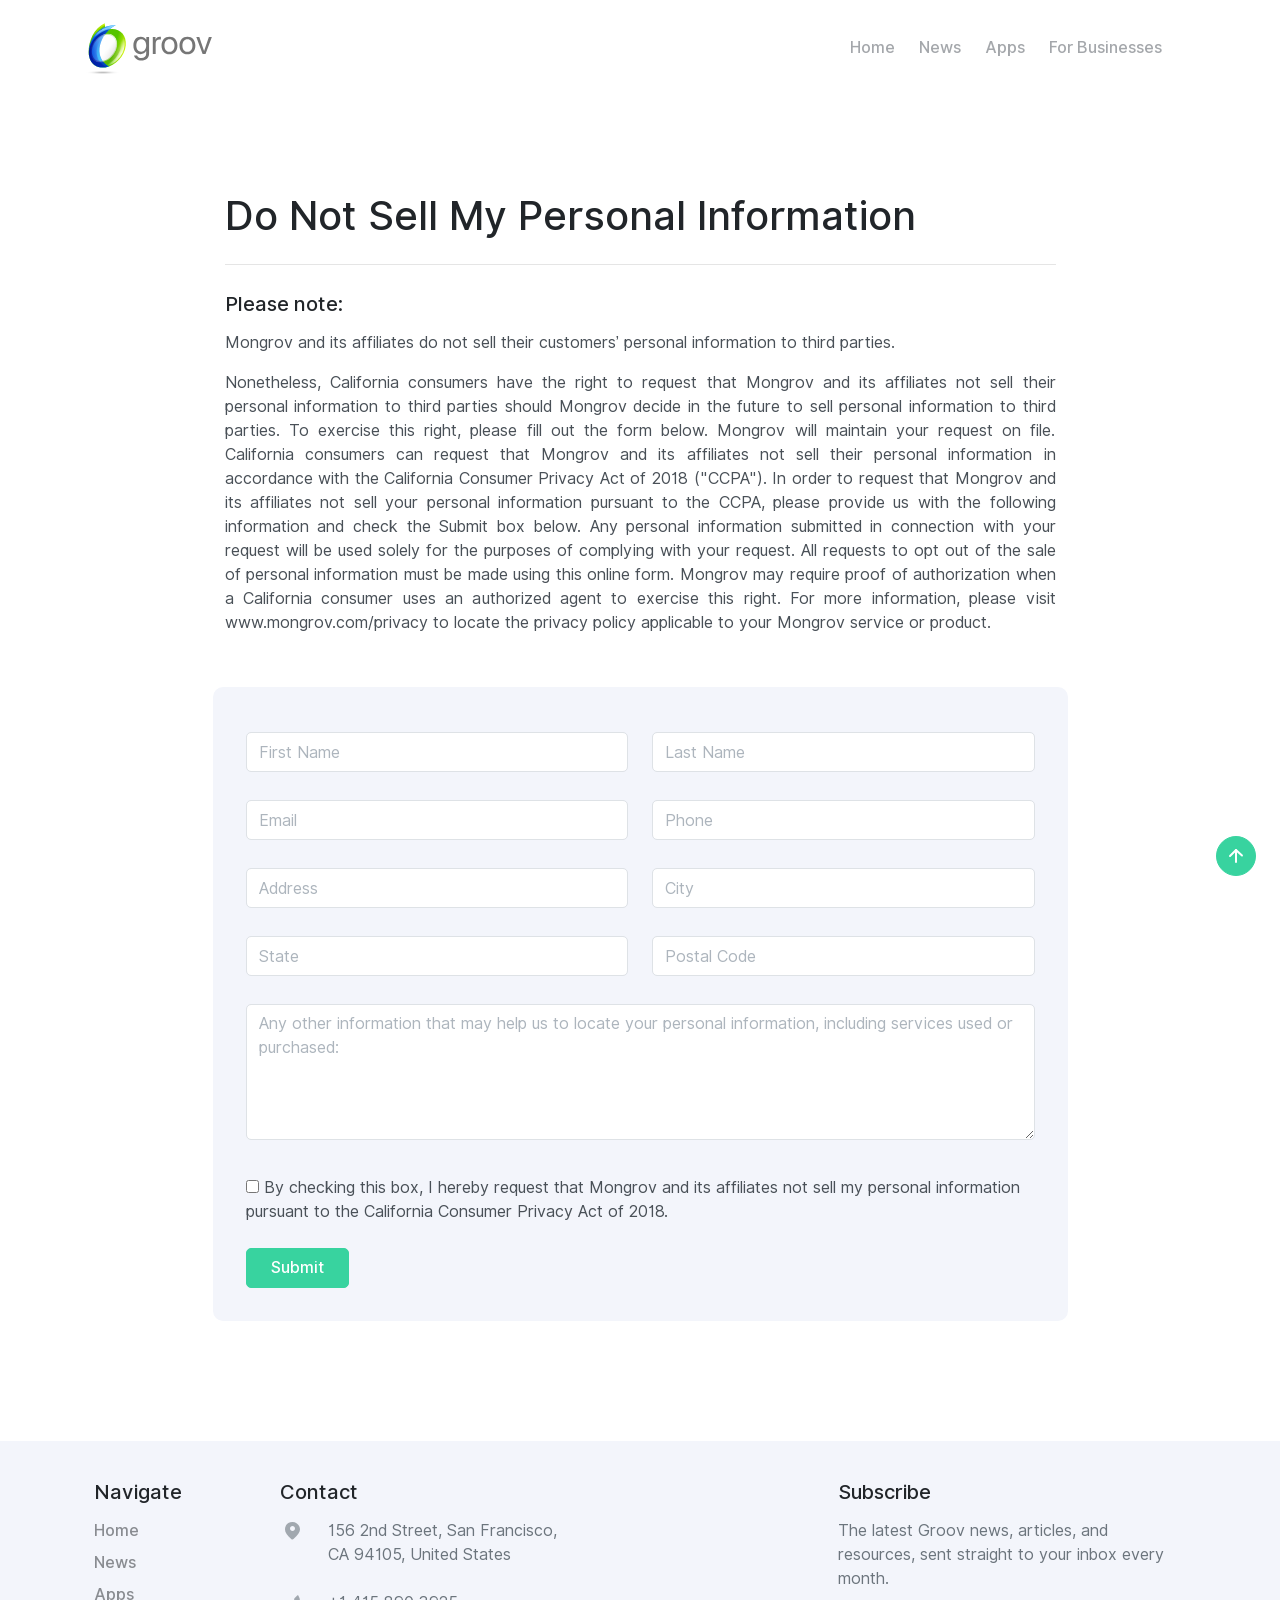
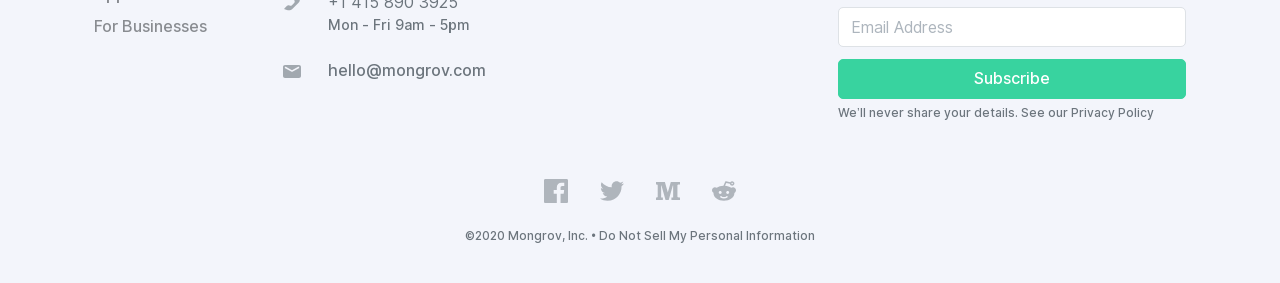
<file: do-not-sell-my-personal-information.html>
<!doctype html>
<html lang="en">

  <head>
    <meta charset="utf-8">
    <title>Groov - Home - Power of a safe collaboration space, at your palm now.</title>
    <meta name="viewport" content="width=device-width, initial-scale=1.0">
    <meta name="description" content="Securing your digital assets has never been simpler - Receive, send & share documents, certificates, points with peace of mind">
    <meta name="keywords" content="best collaboration apps,best mobile wallet crypto,best team collaboration apps,best wallet for crypto,client engagement strategies,cloud based collaboration tools,cloud based collaboration,collaboration,applications,collaboration products,collaboration tool,collaborative document,collaborative productivity application,collaborative site,communication and collaboration tools,community engagement,consumer engagement marketing,content collaboration system,crypto wallet,cryptocurrency wallet list,customer engagement,customer engagement analytics,customer engagement process,design collaboration tools,digital currency wallet,engagement platform,free collaboration apps,free crypto wallet,increase customer engagement,mobile app engagement,most secure crypto wallet,network collaboration tools,online community engagement,online cryptocurrency wallet,online customer engagement,online document collaboration,online team collaboration,online wallet crypto,open source crypto wallet,polls,project collaboration apps,real time document collaboration,rewards,secure crypto wallet,secure document exchange,security document,the best crypto wallet,video collaboration app,web based collaboration tools,web collaboration tools,work collaboration tools,workplace collaboration tools,digital identity,document sharing,document security,messenger app,chat app,shared docs" />

    <link href="assets/css/loaders/loader-typing.css" rel="stylesheet" type="text/css" media="all" />
    <!-- <link href="assets/css/theme-mobile-app.css" rel="stylesheet" type="text/css" media="all" /> -->
    <link href="assets/css/theme.css" rel="stylesheet" type="text/css" media="all" />
    <link rel="preload" as="font" href="assets/fonts/Inter-UI-upright.var.woff2" type="font/woff2" crossorigin="anonymous">
    <link rel="preload" as="font" href="assets/fonts/Inter-UI.var.woff2" type="font/woff2" crossorigin="anonymous">
    
    <link rel="icon" type="image/png" href="assets/img/groov/favicon.ico">
    <link rel="apple-touch-icon" sizes="180x180" href="assets/img/groov/apple-touch-icon.png">
    <link rel="icon" type="image/png" sizes="32x32" href="assets/img/groov/favicon-32x32.png">
    <link rel="icon" type="image/png" sizes="16x16" href="assets/img/groov/favicon-16x16.png">
    <link rel="icon" type="image/png" sizes="48x48" href="assets/img/groov/favicon-48x48.png">
    <link rel="apple-touch-icon" sizes="57x57" href="assets/img/groov/apple-icon-57x57.png">
    <link rel="apple-touch-icon" sizes="60x60" href="assets/img/groov/apple-icon-60x60.png">
    <link rel="apple-touch-icon" sizes="72x72" href="assets/img/groov/apple-icon-72x72.png">
    <link rel="apple-touch-icon" sizes="76x76" href="assets/img/groov/apple-icon-76x76.png">
    <link rel="apple-touch-icon" sizes="114x114" href="assets/img/groov/apple-icon-114x114.png">
    <link rel="apple-touch-icon" sizes="120x120" href="assets/img/groov/apple-icon-120x120.png">
    <link rel="apple-touch-icon" sizes="144x144" href="assets/img/groov/apple-icon-144x144.png">
    <link rel="apple-touch-icon" sizes="152x152" href="assets/img/groov/apple-icon-152x152.png">
    <link rel="apple-touch-icon" sizes="180x180" href="assets/img/groov/apple-icon-180x180.png">
    <link rel="icon" type="image/png" sizes="192x192"  href="assets/img/groov/android-icon-192x192.png">
    <link rel="icon" type="image/png" sizes="96x96" href="assets/img/groov/favicon-96x96.png">


  </head>
  
  <body>
    <div class="loader">
      <div class="loading-animation"></div>
    </div>
    <div class="navbar-container overflow-hidden ">
      <nav class="navbar navbar-expand-lg justify-content-between navbar-light border-bottom-0 bg-white" data-sticky="top">
        <div class="container">
          <div class="col flex-fill px-0 d-flex justify-content-between">
            <a class="navbar-brand mr-0 fade-page" href="index.html">
              <img src="assets/img/groov/logo.svg" alt="Groov" style="width: 130px;">
            </a>
            <button class="navbar-toggler" type="button" data-toggle="collapse" data-target=".navbar-collapse" aria-expanded="false" aria-label="Toggle navigation">
              <svg class="icon" width="24" height="24" viewBox="0 0 24 24" fill="none" xmlns="http://www.w3.org/2000/svg">
                <path d="M3 17C3 17.5523 3.44772 18 4 18H20C20.5523 18 21 17.5523 21 17V17C21 16.4477 20.5523 16 20 16H4C3.44772 16 3 16.4477 3 17V17ZM3 12C3 12.5523 3.44772 13 4 13H20C20.5523 13 21 12.5523 21 12V12C21 11.4477 20.5523 11 20 11H4C3.44772 11 3 11.4477 3 12V12ZM4 6C3.44772 6 3 6.44772 3 7V7C3 7.55228 3.44772 8 4 8H20C20.5523 8 21 7.55228 21 7V7C21 6.44772 20.5523 6 20 6H4Z"
                fill="#212529" />
              </svg>
            </button>
          </div>
          <div class="collapse navbar-collapse col px-0 px-lg-2 flex-fill">
            <div class="py-2 py-lg-0">
              <ul class="navbar-nav pl-0 pl-md-7 ml-0 ml-md-7">
                <li class="nav-item dropdown">
                  <a href="index.html" class="nav-link dropdown-toggle" data-toggle="dropdown-grid" aria-expanded="false" aria-haspopup="true">Home</a>
                </li>
                <li class="nav-item dropdown">
                  <a href="news.html" class="nav-link dropdown-toggle" data-toggle="dropdown-grid" aria-expanded="false" aria-haspopup="true">News</a>
                </li>
                <li class="nav-item dropdown">
                  <a href="apps.html" class="nav-link dropdown-toggle" data-toggle="dropdown-grid" aria-expanded="false" aria-haspopup="true">Apps</a>
                </li>
                <li class="nav-item dropdown">
                  <a href="https://mongrov.com/" class="nav-link dropdown-toggle" data-toggle="dropdown-grid" aria-expanded="false" aria-haspopup="true">For Businesses</a>
                </li>
              </ul>
            </div>
          </div>
        </div>
      </nav>
    </div>

    <section class="bg-lightgrey">
        <div class="container">
          <div class="row justify-content-center text-justify">
            <div class="col-md-9">
              <h1>Do Not Sell My Personal Information</h1>
              <hr>
              <h5>Please note:</h5>
              <p>Mongrov and its affiliates do not sell their customers’ personal information to third parties.</p>
              <p>
                Nonetheless, California consumers have the right to request that Mongrov and its affiliates not sell their
                personal information to third parties should Mongrov decide in the future to sell personal information to
                third
                parties. To exercise this right, please fill out the form below. Mongrov will maintain your request on file.
    
                California consumers can request that Mongrov and its affiliates not sell their personal information in
                accordance with the California Consumer Privacy Act of 2018 ("CCPA"). In order to request that Mongrov and
                its
                affiliates not sell your personal information pursuant to the CCPA, please provide us with the following
                information and check the Submit box below. Any personal information submitted in connection with your
                request will be used solely for the purposes of complying with your request. All requests to opt out of the
                sale of personal information must be made using this online form. Mongrov may require proof of authorization
                when a California consumer uses an authorized agent to exercise this right. For more information, please
                visit www.mongrov.com/privacy to locate the privacy policy applicable to your Mongrov service or product.
              </p>
            </div>
          </div>
    
          <div class="row justify-content-center">
            <div class="bg-primary-alt col-xl-9 col-md-9 card card-body mt-4">
    
              <form action="https://formspree.io/hello@mongrov.com" method="POST">
                <input type="hidden" class="form-control" name="Subject" placeholder="" value="Do Not Sell My Personal Information from groov.app" required="">
                <div class="row">
                  <div class="col-md-6 mt-2">
                    <div class="form-group">
                      <input type="text" class="form-control" name="Firstname" placeholder="First Name" required="">
                    </div>
                  </div>
                  <div class="col-md-6 mt-2">
                    <div class="form-group">
                      <input type="text" class="form-control" name="Lastname" placeholder="Last Name" required="">
                    </div>
                  </div>
    
                  <div class="col-md-6 mt-2">
                    <div class="form-group">
                      <input type="email" class="form-control" name="Email" placeholder="Email" required="">
                    </div>
                  </div>
                  <div class="col-md-6 mt-2">
                    <div class="form-group">
                      <input type="number" class="form-control" name="Phone number" placeholder="Phone" required="">
                    </div>
                  </div>
                  <div class="col-md-6 mt-2">
                    <div class="form-group">
                      <input type="text" class="form-control" name="Address" placeholder="Address" required="">
                    </div>
                  </div>
                  <div class="col-md-6 mt-2">
                    <div class="form-group">
                      <input type="text" class="form-control" name="City" placeholder="City" required="">
                    </div>
                  </div>
                  <div class="col-md-6 mt-2">
                    <div class="form-group">
                      <input type="text" class="form-control" name="State" placeholder="State" required="">
                    </div>
                  </div>
    
                  <div class="col-md-6 mt-2">
                    <div class="form-group">
                      <input type="number" class="form-control" name="Contact-postalcode" placeholder="Postal Code" required="">
                    </div>
                  </div>
    
                  <div class="col-12 mt-2">
                    <textarea name="Message" rows="5" class="form-control" placeholder="Any other information that may help us to locate your personal information, including services used or purchased:" required=""></textarea>
                  </div>
                  <div class="col-12 mt-4">
                          <input type="checkbox" required="">
                          <span class="value">By checking this box, I hereby request that Mongrov and its affiliates not sell my
                            personal information pursuant to the California Consumer Privacy Act of 2018.</span>
                  </div>
                  <div class="col">
                    <button type="submit" class="btn btn-primary btn-loading mt-3 " data-loading-text="Sending">
                      <span>Submit</span>
                    </button>
                  </div>
                </div>
              </form>
            </div>
    
          </div>
    
        </div>
      </section>

   
      <footer class="pb-4 pt-4 bg-primary-alt text-secondary" id="footer">
        <div class="container">
          <div class="row mb-5 mx-auto">
            <div class="col-12 col-lg-3 col-xl-2 mb-4 col-md-6">
              <h5 class="text-dark">Navigate</h5>
              <ul class="nav flex-column">
                <li class="nav-item">
                  <a href="index.html" class="nav-link">Home</a>
                </li>
                <li class="nav-item">
                  <a href="news.html" class="nav-link">News</a>
                </li>
                <li class="nav-item">
                  <a href="apps.html" class="nav-link">Apps</a>
                </li>
                <li class="nav-item">
                  <a href="https://mongrov.com/" class="nav-link">For Businesses</a>
                </li>
                
              </ul>
            </div>
            <div class="col-12 col-lg-6 col-md-6 text-justify">
              <h5 class="text-dark">Contact</h5>
              <ul class="list-unstyled">
                <li class="mb-3 d-flex">
                  <svg class="icon bg-secondary opacity-60" width="24px" height="24px" viewBox="0 0 24 24" version="1.1" xmlns="http://www.w3.org/2000/svg" xmlns:xlink="http://www.w3.org/1999/xlink">
                    <title>Icon For Marker#1</title>
                    <g stroke="none" stroke-width="1" fill="none" fill-rule="evenodd">
                      <rect opacity="0" x="0" y="0" width="24" height="24"></rect>
                      <path d="M5,10.5 C5,6 8,3 12.5,3 C17,3 20,6.75 20,10.5 C20,12.8325623 17.8236613,16.03566 13.470984,20.1092932 C12.9154018,20.6292577 12.0585054,20.6508331 11.4774555,20.1594925 C7.15915182,16.5078313 5,13.2880005 5,10.5 Z M12.5,12 C13.8807119,12 15,10.8807119 15,9.5 C15,8.11928813 13.8807119,7 12.5,7 C11.1192881,7 10,8.11928813 10,9.5 C10,10.8807119 11.1192881,12 12.5,12 Z" fill="#ff0000" fill-rule="nonzero"></path>
                    </g>
                  </svg>
                  <div class="ml-3">
                    <span>156 2nd Street, San Francisco,<br>
                      CA 94105, United States</span>
                  </div>
                </li>
                <li class="mb-3 d-flex">
                  <svg class="icon bg-secondary opacity-60" width="24px" height="24px" viewBox="0 0 24 24" version="1.1" xmlns="http://www.w3.org/2000/svg" xmlns:xlink="http://www.w3.org/1999/xlink">
                    <title>Icon For Call#1</title>
                    <g stroke="none" stroke-width="1" fill="none" fill-rule="evenodd">
                      <rect opacity="0" x="0" y="0" width="24" height="24"></rect>
                      <path d="M11.914857,14.1427403 L14.1188827,11.9387145 C14.7276032,11.329994 14.8785122,10.4000511 14.4935235,9.63007378 L14.3686433,9.38031323 C13.9836546,8.61033591 14.1345636,7.680393 14.7432841,7.07167248 L17.4760882,4.33886839 C17.6713503,4.14360624 17.9879328,4.14360624 18.183195,4.33886839 C18.2211956,4.37686904 18.2528214,4.42074752 18.2768552,4.46881498 L19.3808309,6.67676638 C20.2253855,8.3658756 19.8943345,10.4059034 18.5589765,11.7412615 L12.560151,17.740087 C11.1066115,19.1936265 8.95659008,19.7011777 7.00646221,19.0511351 L4.5919826,18.2463085 C4.33001094,18.1589846 4.18843095,17.8758246 4.27575484,17.613853 C4.30030124,17.5402138 4.34165566,17.4733009 4.39654309,17.4184135 L7.04781491,14.7671417 C7.65653544,14.1584211 8.58647835,14.0075122 9.35645567,14.3925008 L9.60621621,14.5173811 C10.3761935,14.9023698 11.3061364,14.7514608 11.914857,14.1427403 Z" fill="#000000"></path>
                    </g>
                  </svg>
                  <div class="ml-3">
                    <span>+1 415 890 3925</span>
                    <span class="d-block text-small">Mon - Fri 9am - 5pm</span>
                  </div>
                </li>
                <li class="mb-3 d-flex">
                  <svg class="icon bg-secondary opacity-60" width="24px" height="24px" viewBox="0 0 24 24" version="1.1" xmlns="http://www.w3.org/2000/svg" xmlns:xlink="http://www.w3.org/1999/xlink">
                    <title>Icon For Mail</title>
                    <g stroke="none" stroke-width="1" fill="none" fill-rule="evenodd">
                      <rect opacity="0" x="0" y="0" width="24" height="24"></rect>
                      <path d="M5,6 L19,6 C20.1045695,6 21,6.8954305 21,8 L21,17 C21,18.1045695 20.1045695,19 19,19 L5,19 C3.8954305,19 3,18.1045695 3,17 L3,8 C3,6.8954305 3.8954305,6 5,6 Z M18.1444251,7.83964668 L12,11.1481833 L5.85557487,7.83964668 C5.4908718,7.6432681 5.03602525,7.77972206 4.83964668,8.14442513 C4.6432681,8.5091282 4.77972206,8.96397475 5.14442513,9.16035332 L11.6444251,12.6603533 C11.8664074,12.7798822 12.1335926,12.7798822 12.3555749,12.6603533 L18.8555749,9.16035332 C19.2202779,8.96397475 19.3567319,8.5091282 19.1603533,8.14442513 C18.9639747,7.77972206 18.5091282,7.6432681 18.1444251,7.83964668 Z" fill="#000000"></path>
                    </g>
                  </svg>
                  <div class="ml-3">
                    <a href="mailto:hello@mongrov.com" class="text-secondary">hello@mongrov.com</a>
                  </div>
                </li>
              </ul>
            </div>
            <div class="col-lg-5 col-md-6 col-xl-4 mt-3 mt-lg-0">
              <h5 class="text-dark">Subscribe</h5>
              <p>The latest Groov news, articles, and resources, sent straight to your inbox every month.</p>
              <form action="https://formspree.io/hello@mongrov.com" method="POST">
                <div class="form-row">
                  <div class="col-12">
                    <input type="email" class="form-control mb-2" placeholder="Email Address" name="mi_subscribe_email" required="">
                  </div>
                  <div class="col-12">
                    <div class="d-none alert alert-success" role="alert" data-success-message="">
                      Thanks, a member of our team will be in touch shortly.
                    </div>
                    <div class="d-none alert alert-danger" role="alert" data-error-message="">
                      Please fill all fields correctly.
                    </div>
                    <!-- <div data-recaptcha data-sitekey="INSERT_YOUR_RECAPTCHA_V2_SITEKEY_HERE" data-size="invisible" data-badge="bottomleft">
                      </div> -->
                    <button type="submit" class="btn btn-primary btn-loading btn-block" data-loading-text="Sending">
                      <svg class="icon" width="24px" height="24px" viewBox="0 0 24 24" version="1.1" xmlns="http://www.w3.org/2000/svg" xmlns:xlink="http://www.w3.org/1999/xlink">
                        <title>Icon For Loading</title>
                        <g stroke="none" stroke-width="1" fill="none" fill-rule="evenodd">
                          <g>
                            <polygon points="0 0 24 0 24 24 0 24" opacity="0"></polygon>
                          </g>
                          <path d="M12,4 L12,6 C8.6862915,6 6,8.6862915 6,12 C6,15.3137085 8.6862915,18 12,18 C15.3137085,18 18,15.3137085 18,12 C18,10.9603196 17.7360885,9.96126435 17.2402578,9.07513926 L18.9856052,8.09853149 C19.6473536,9.28117708 20,10.6161442 20,12 C20,16.418278 16.418278,20 12,20 C7.581722,20 4,16.418278 4,12 C4,7.581722 7.581722,4 12,4 Z" fill="#000000" fill-rule="nonzero" transform="translate(12.000000, 12.000000) scale(-1, 1) translate(-12.000000, -12.000000) ">
                          </path>
                        </g>
                      </svg>
                      <span>Subscribe</span>
                    </button>
                  </div>
                </div>
              </form>
              <small class=" form-text">We’ll never share your details. See our <a class="text-secondary" target="_blank" href="https://mongrov.com/privacy.html">Privacy Policy</a>
              </small>
    
            </div>
          </div>
          <div class="row justify-content-center mb-2">
            <div class="col-auto">
              <ul class="nav">
                <li class="nav-item">
                    <a href="https://www.facebook.com/GroovOs" target="_blank" class="nav-link">
                      <svg class="icon bg-secondary" role="img" viewBox="0 0 24 24" xmlns="http://www.w3.org/2000/svg">
                        <title>Facebook icon</title>
                        <path d="M22.676 0H1.324C.593 0 0 .593 0 1.324v21.352C0 23.408.593 24 1.324 24h11.494v-9.294H9.689v-3.621h3.129V8.41c0-3.099 1.894-4.785 4.659-4.785 1.325 0 2.464.097 2.796.141v3.24h-1.921c-1.5 0-1.792.721-1.792 1.771v2.311h3.584l-.465 3.63H16.56V24h6.115c.733 0 1.325-.592 1.325-1.324V1.324C24 .593 23.408 0 22.676 0"></path>
                      </svg>
                    </a>
                  </li>
              <li class="nav-item">
                <a href="https://twitter.com/groovos" target="_blank" class="nav-link">
                  <svg class="icon bg-secondary" role="img" viewBox="0 0 24 24" xmlns="http://www.w3.org/2000/svg">
                    <title>Twitter icon</title>
                    <path d="M23.954 4.569c-.885.389-1.83.654-2.825.775 1.014-.611 1.794-1.574 2.163-2.723-.951.555-2.005.959-3.127 1.184-.896-.959-2.173-1.559-3.591-1.559-2.717 0-4.92 2.203-4.92 4.917 0 .39.045.765.127 1.124C7.691 8.094 4.066 6.13 1.64 3.161c-.427.722-.666 1.561-.666 2.475 0 1.71.87 3.213 2.188 4.096-.807-.026-1.566-.248-2.228-.616v.061c0 2.385 1.693 4.374 3.946 4.827-.413.111-.849.171-1.296.171-.314 0-.615-.03-.916-.086.631 1.953 2.445 3.377 4.604 3.417-1.68 1.319-3.809 2.105-6.102 2.105-.39 0-.779-.023-1.17-.067 2.189 1.394 4.768 2.209 7.557 2.209 9.054 0 13.999-7.496 13.999-13.986 0-.209 0-.42-.015-.63.961-.689 1.8-1.56 2.46-2.548l-.047-.02z"></path>
                  </svg>
                </a>
              </li>
              <li class="nav-item">
                <a href="https://medium.com/groov" target="_blank" class="nav-link">
                    <svg class="icon bg-secondary" version="1.1" id="Capa_1" xmlns="http://www.w3.org/2000/svg" xmlns:xlink="http://www.w3.org/1999/xlink" x="0px" y="0px" viewBox="0 0 483.86 483.86" style="enable-background:new 0 0 483.86 483.86;" xml:space="preserve">
                 <g>
                   <path d="M483.86,112.345h-26.699c-6.952,0-25.143,7.552-25.143,13.981v233.467c0,6.445,18.191,11.729,25.143,11.729h26.699v51.835
                     H311.052v-51.835h34.57V129.615h-6.016L256.42,423.356h-64.406l-82.11-293.741h-6.219v241.906h34.555v51.835H0v-51.835h19.173
                     c7.527,0,15.383-5.283,15.383-11.729V126.326c0-6.43-7.855-13.981-15.383-13.981H0V60.504h179.155l58.496,207.342h1.574
                     l59.073-207.342H483.86V112.345z"></path>
                 </g>
                 </svg>
                </a>
              </li>
              <li class="nav-item">
                <a href="https://www.reddit.com/user/Groov_os" target="_blank" class="nav-link">
                  <svg class="icon bg-secondary" version="1.1" id="Capa_1" x="0px" y="0px" viewBox="0 0 514.24 514.24" style="enable-background:new 0 0 514.24 514.24;" xml:space="preserve">
               <g>
                 <g>
                   <polygon points="176,289.089 176,289.121 192,289.121 		"></polygon>
                 </g>
               </g>
               <g>
                 <g>
                   <polygon points="336,289.089 336,289.121 352,289.121 		"></polygon>
                 </g>
               </g>
               <g>
                 <g>
                   <path d="M514.24,241.121c0-35.296-28.704-64-64-64c-14.112,0-27.52,4.608-38.464,12.96c-35.712-24.8-82.496-39.584-132.256-43.328
                     l26.848-62.976l78.112,18.24c2.496,24.16,22.72,43.104,47.52,43.104c26.464,0,48-21.536,48-48s-21.536-48-48-48
                     c-16.768,0-31.52,8.672-40.096,21.76l-91.296-21.344c-7.744-1.76-15.328,2.176-18.4,9.312l-37.12,87.04
                     c-53.728,1.856-104.928,16.992-143.584,43.36C90.976,181.441,77.92,177.121,64,177.121c-35.296,0-64,28.704-64,64
                     c0,23.392,12.768,44.544,32.352,55.392c-0.256,2.816-0.352,5.696-0.352,8.608c0,88.224,100.48,160,224,160
                     c123.488,0,224-71.776,224-160c0-2.496-0.096-4.96-0.256-7.424C500.608,287.073,514.24,265.409,514.24,241.121z M432,81.121
                     c8.8,0,16,7.168,16,16c0,8.832-7.2,16-16,16s-16-7.168-16-16C416,88.289,423.2,81.121,432,81.121z M144,289.121
                     c0-17.632,14.368-32,32-32s32,14.368,32,32c0,17.664-14.368,32-32,32S144,306.785,144,289.121z M329.888,395.265
                     c-22.08,15.968-48,23.968-73.888,23.968s-51.808-8-73.888-23.968c-7.168-5.184-8.768-15.2-3.584-22.336s15.2-8.736,22.336-3.584
                     c32.992,23.84,77.28,23.904,110.272,0c7.136-5.152,17.12-3.616,22.336,3.584C338.656,380.097,337.024,390.081,329.888,395.265z
                      M336,321.121c-17.664,0-32-14.336-32-32c0-17.632,14.336-32,32-32s32,14.368,32,32C368,306.785,353.664,321.121,336,321.121z"></path>
                 </g>
               </g>
               </svg>
                </a>
              </li>
              <!-- <li class="nav-item">
                <a href="https://t.me/GroovOne" target="_blank" class="nav-link pr-0">
                  <svg class="icon bg-secondary" viewBox="-21 -51 682.66669 682" xmlns="http://www.w3.org/2000/svg"><path d="m640-1.667969-640 272.039063 167.777344 66.585937 59.726562 224.507813 109.976563-106.558594 178.917969 123.570312zm-403.78125 367.402344-6.457031 58.535156-24.800781-93.234375 435.039062-332.703125zm0 0"></path></svg>
                </a>
              </li> -->
              
            </ul>
            </div>
          </div>
          <div class="row justify-content-center">
            <div class="col col-md-auto text-center">
              <small class="text-secondary">©2020 <a class="text-secondary" href="https://mongrov.com">Mongrov, Inc.</a>
                •
                <a class="text-secondary" href="do-not-sell-my-personal-information.html">Do Not Sell My Personal Information</a>
              </small>
            </div>
          </div>
        </div>
      </footer>
    <a href="#" class="btn back-to-top btn-primary btn-round" data-smooth-scroll data-aos="fade-up" data-aos-anchor="section:last-of-type" data-aos-mirror="true" data-aos-once="false">
      <svg class="icon" width="24px" height="24px" viewBox="0 0 24 24" version="1.1" xmlns="http://www.w3.org/2000/svg" xmlns:xlink="http://www.w3.org/1999/xlink">
        <title>Icon For Arrow-up</title>
        <g stroke="none" stroke-width="1" fill="none" fill-rule="evenodd">
          <polygon points="0 0 24 0 24 24 0 24" opacity="0"></polygon>
          <rect fill="#000000" x="11" y="5" width="2" height="14" rx="1"></rect>
          <path d="M6.70710678,12.7071068 C6.31658249,13.0976311 5.68341751,13.0976311 5.29289322,12.7071068 C4.90236893,12.3165825 4.90236893,11.6834175 5.29289322,11.2928932 L11.2928932,5.29289322 C11.6714722,4.91431428 12.2810586,4.90106866 12.6757246,5.26284586 L18.6757246,10.7628459 C19.0828436,11.1360383 19.1103465,11.7686056 18.7371541,12.1757246 C18.3639617,12.5828436 17.7313944,12.6103465 17.3242754,12.2371541 L12.0300757,7.38413782 L6.70710678,12.7071068 Z"
          fill="#000000" fill-rule="nonzero"></path>
        </g>
      </svg>
    </a>
    <!-- Required vendor scripts (Do not remove) -->
    <script type="text/javascript" src="assets/js/jquery.min.js"></script>
    <script type="text/javascript" src="assets/js/popper.min.js"></script>
    <script type="text/javascript" src="assets/js/bootstrap.js"></script>

    <!-- Optional Vendor Scripts (Remove the plugin script here and comment initializer script out of index.js if site does not use that feature) -->

    <!-- AOS (Animate On Scroll - animates elements into view while scrolling down) -->
    <script type="text/javascript" src="assets/js/aos.js"></script>
    <!-- Clipboard (copies content from browser into OS clipboard) -->
    <script type="text/javascript" src="assets/js/clipboard.js"></script>
    <!-- Fancybox (handles image and video lightbox and galleries) -->
    <script type="text/javascript" src="assets/js/jquery.fancybox.min.js"></script>
    <!-- Flickity (handles touch enabled carousels and sliders) -->
    <script type="text/javascript" src="assets/js/flickity.pkgd.min.js"></script>
    <!-- Ion rangeSlider (flexible and pretty range slider elements) -->
    <script type="text/javascript" src="assets/js/ion.rangeSlider.min.js"></script>
    <!-- Isotope (masonry layouts and filtering) -->
    <script type="text/javascript" src="assets/js/isotope.pkgd.min.js"></script>
    <!-- jarallax (parallax effect and video backgrounds) -->
    <script type="text/javascript" src="assets/js/jarallax.min.js"></script>
    <script type="text/javascript" src="assets/js/jarallax-video.min.js"></script>
    <script type="text/javascript" src="assets/js/jarallax-element.min.js"></script>
    <!-- jQuery Countdown (displays countdown text to a specified date) -->
    <script type="text/javascript" src="assets/js/jquery.countdown.min.js"></script>
    <!-- jQuery smartWizard facilitates steppable wizard content -->
    <script type="text/javascript" src="assets/js/jquery.smartWizard.min.js"></script>
    <!-- Plyr (unified player for Video, Audio, Vimeo and Youtube) -->
    <script type="text/javascript" src="assets/js/plyr.polyfilled.min.js"></script>
    <!-- Prism (displays formatted code boxes) -->
    <script type="text/javascript" src="assets/js/prism.js"></script>
    <!-- ScrollMonitor (manages events for elements scrolling in and out of view) -->
    <script type="text/javascript" src="assets/js/scrollMonitor.js"></script>
    <!-- Smooth scroll (animation to links in-page)-->
    <script type="text/javascript" src="assets/js/smooth-scroll.polyfills.min.js"></script>
    <!-- TwitterFetcher (displays a feed of tweets from a specified account)-->
    <script type="text/javascript" src="assets/js/twitterFetcher_min.js"></script>
    <!-- Typed text (animated typing effect)-->
    <script type="text/javascript" src="assets/js/typed.min.js"></script>
    <!-- Required theme scripts (Do not remove) -->
    <script type="text/javascript" src="assets/js/theme.js"></script>
    <!-- Removes page load animation when window is finished loading -->
    <script type="text/javascript">
      window.addEventListener("load", function () {
        document.querySelector('body').classList.add('loaded');
      });
    </script>

    <!-- Global site tag (gtag.js) - Google Analytics -->
    <script async src="https://www.googletagmanager.com/gtag/js?id=UA-113300163-3"></script>
    <script>
      window.dataLayer = window.dataLayer || [];
      function gtag(){dataLayer.push(arguments);}
      gtag('js', new Date());

      gtag('config', 'UA-113300163-3');
    </script>

<!-- <script type="text/javascript" src="//downloads.mailchimp.com/js/signup-forms/popup/unique-methods/embed.js" data-dojo-config="usePlainJson: true, isDebug: false"></script><script type="text/javascript">window.dojoRequire(["mojo/signup-forms/Loader"], function(L) { L.start({"baseUrl":"mc.us20.list-manage.com","uuid":"e9cba8f684ab66ca4c9982d38","lid":"be18b29623","uniqueMethods":true}) })</script> -->



  </body>

</html>
</file>
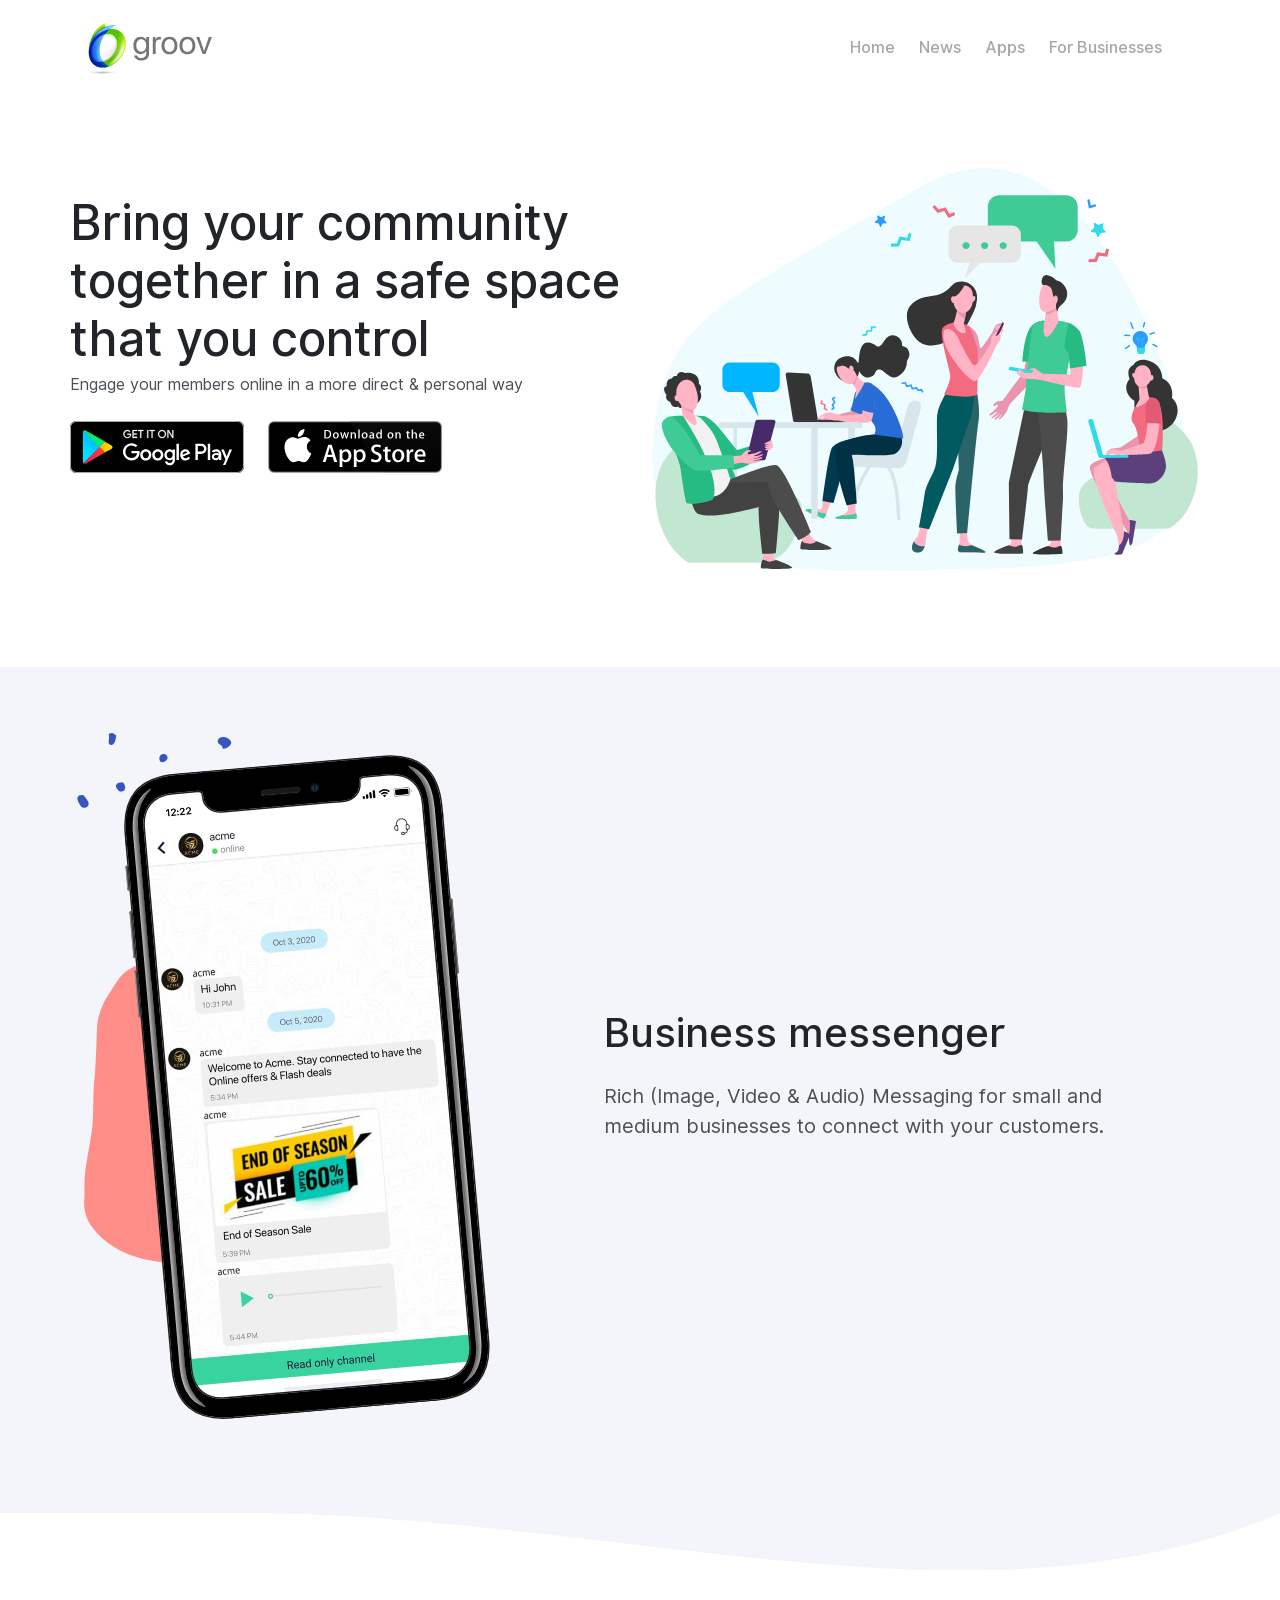
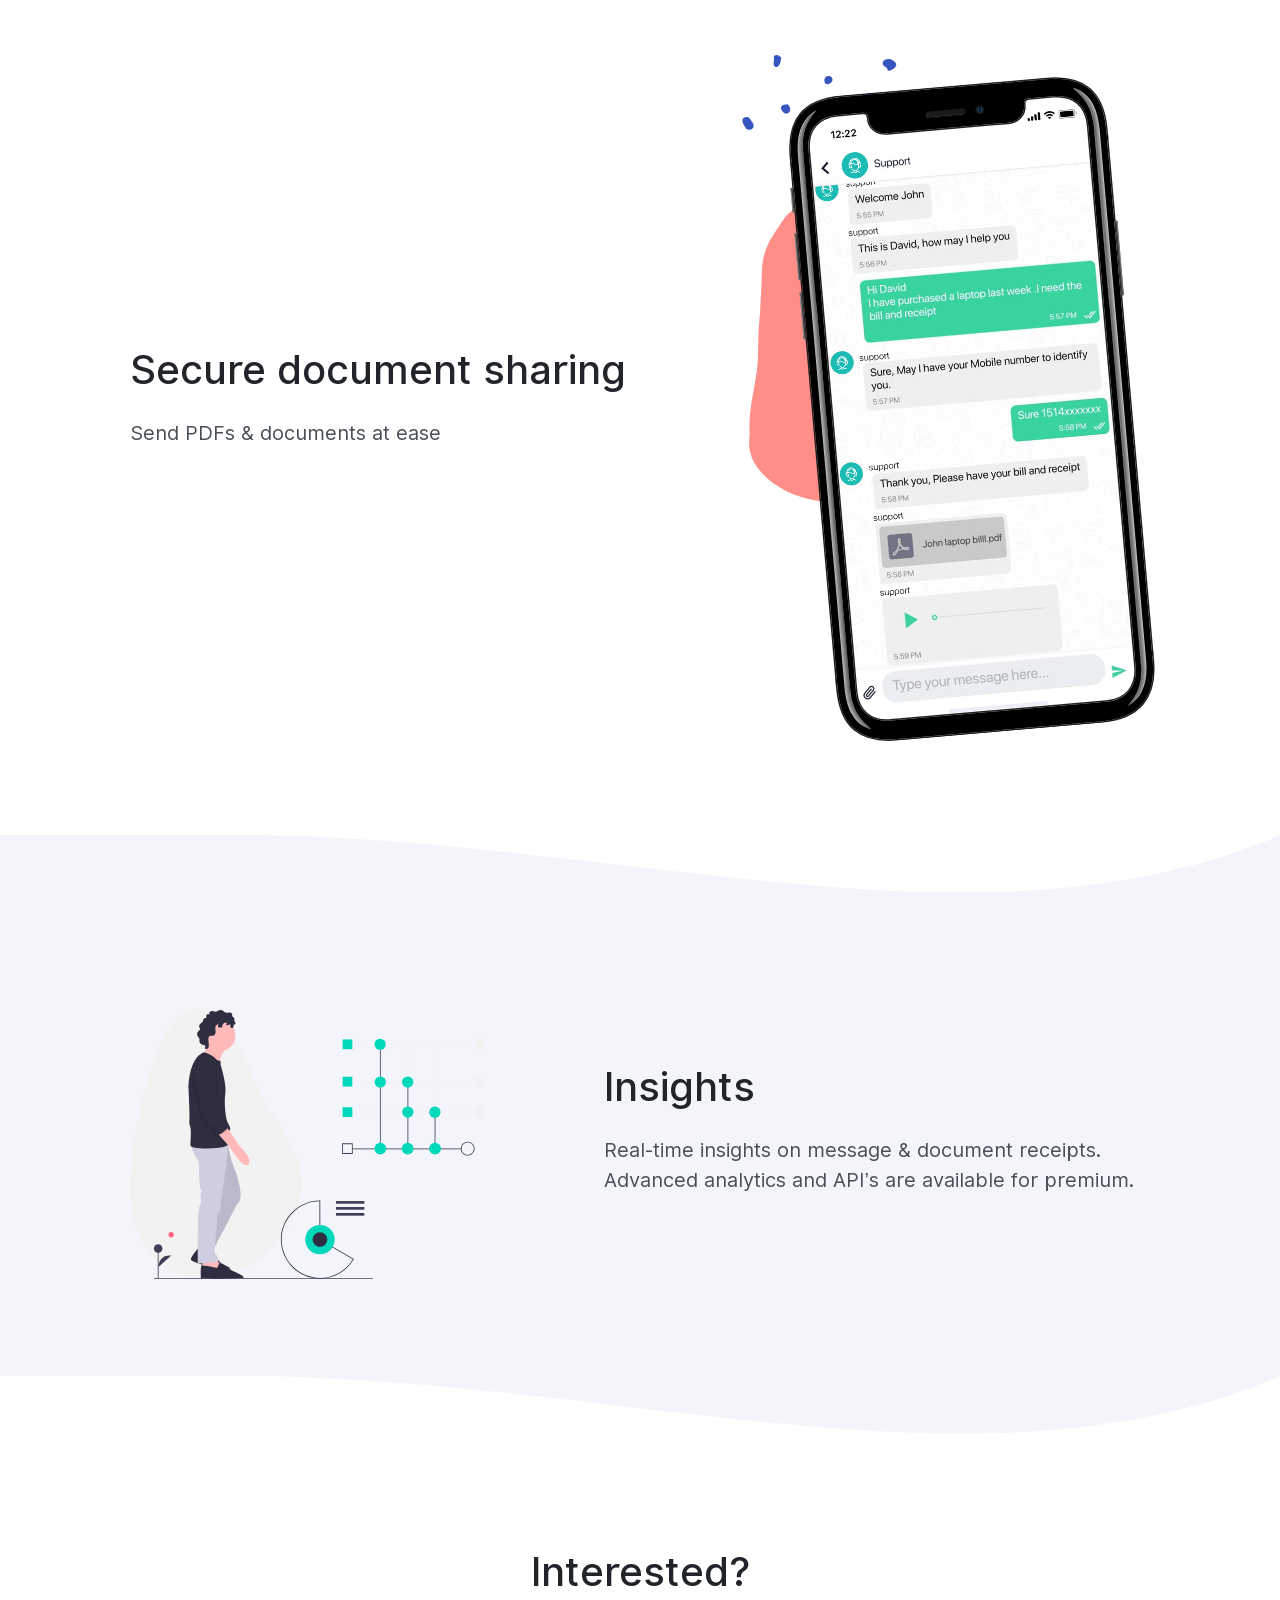
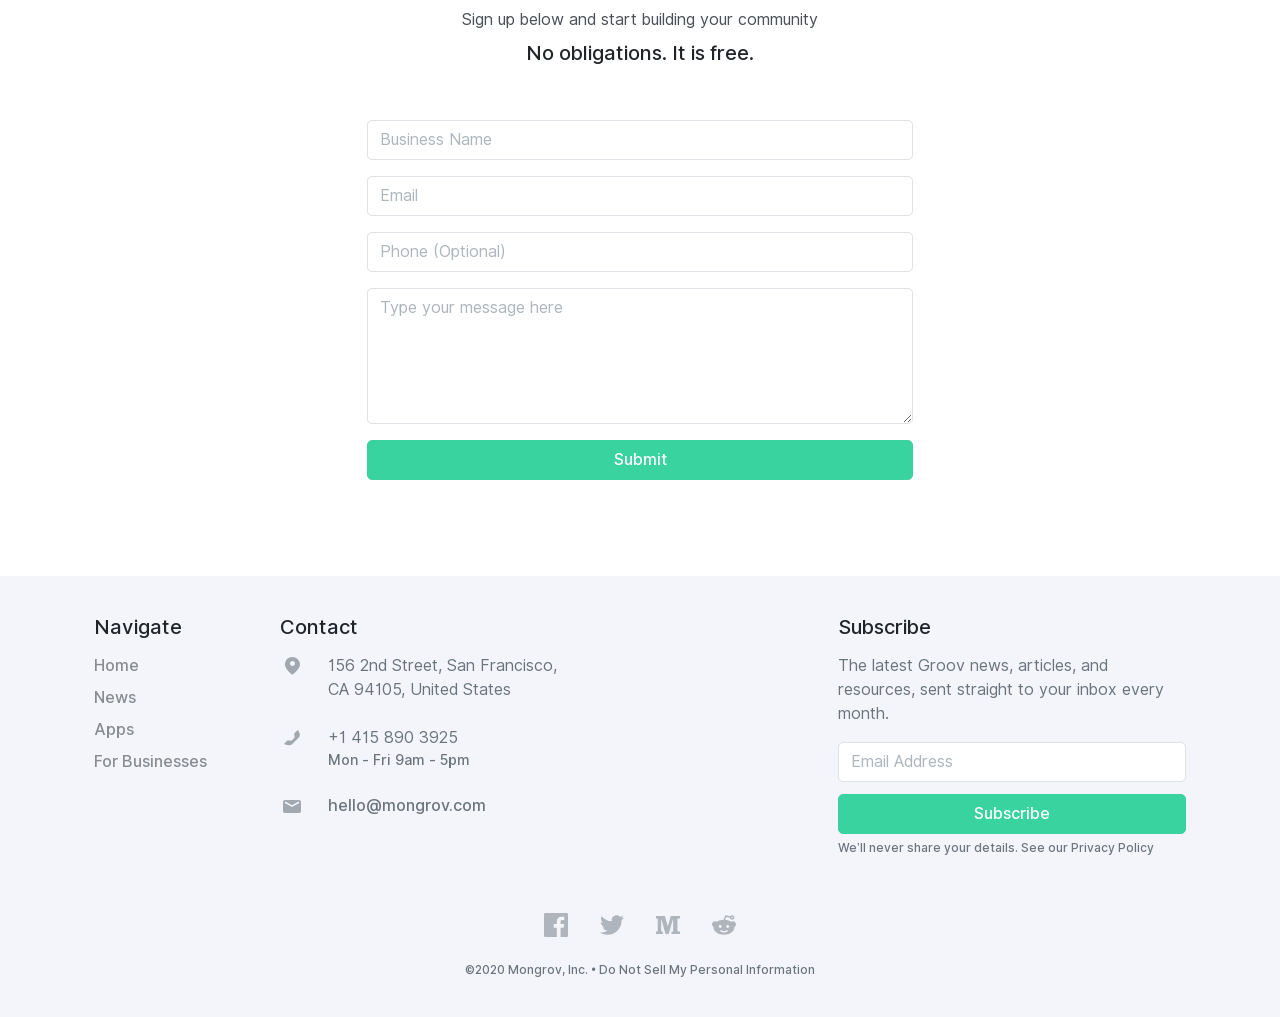
<file: for-businesses.html>
<!doctype html>
<html lang="en">

  <head>
    <meta charset="utf-8">
    <title>Groov - For Businesses - Next era business community platform</title>
    <meta name="viewport" content="width=device-width, initial-scale=1.0">
    <meta name="description" content="Securing your digital assets has never been simpler - Receive, send & share documents, certificates, points with peace of mind">
    <meta name="keywords" content="best collaboration apps,best mobile wallet crypto,best team collaboration apps,best wallet for crypto,client engagement strategies,cloud based collaboration tools,cloud based collaboration,collaboration,applications,collaboration products,collaboration tool,collaborative document,collaborative productivity application,collaborative site,communication and collaboration tools,community engagement,consumer engagement marketing,content collaboration system,crypto wallet,cryptocurrency wallet list,customer engagement,customer engagement analytics,customer engagement process,design collaboration tools,digital currency wallet,engagement platform,free collaboration apps,free crypto wallet,increase customer engagement,mobile app engagement,most secure crypto wallet,network collaboration tools,online community engagement,online cryptocurrency wallet,online customer engagement,online document collaboration,online team collaboration,online wallet crypto,open source crypto wallet,polls,project collaboration apps,real time document collaboration,rewards,secure crypto wallet,secure document exchange,security document,the best crypto wallet,video collaboration app,web based collaboration tools,web collaboration tools,work collaboration tools,workplace collaboration tools,digital identity,document sharing,document security,messenger app,chat app,shared docs" />

    <link href="assets/css/loaders/loader-typing.css" rel="stylesheet" type="text/css" media="all" />
    <!-- <link href="assets/css/theme-mobile-app.css" rel="stylesheet" type="text/css" media="all" /> -->
    <link href="assets/css/theme.css" rel="stylesheet" type="text/css" media="all" />
    <link rel="preload" as="font" href="assets/fonts/Inter-UI-upright.var.woff2" type="font/woff2" crossorigin="anonymous">
    <link rel="preload" as="font" href="assets/fonts/Inter-UI.var.woff2" type="font/woff2" crossorigin="anonymous">
    
    <link rel="icon" type="image/png" href="assets/img/groov/favicon.ico">
    <link rel="apple-touch-icon" sizes="180x180" href="assets/img/groov/apple-touch-icon.png">
    <link rel="icon" type="image/png" sizes="32x32" href="assets/img/groov/favicon-32x32.png">
    <link rel="icon" type="image/png" sizes="16x16" href="assets/img/groov/favicon-16x16.png">
    <link rel="icon" type="image/png" sizes="48x48" href="assets/img/groov/favicon-48x48.png">
    <link rel="apple-touch-icon" sizes="57x57" href="assets/img/groov/apple-icon-57x57.png">
    <link rel="apple-touch-icon" sizes="60x60" href="assets/img/groov/apple-icon-60x60.png">
    <link rel="apple-touch-icon" sizes="72x72" href="assets/img/groov/apple-icon-72x72.png">
    <link rel="apple-touch-icon" sizes="76x76" href="assets/img/groov/apple-icon-76x76.png">
    <link rel="apple-touch-icon" sizes="114x114" href="assets/img/groov/apple-icon-114x114.png">
    <link rel="apple-touch-icon" sizes="120x120" href="assets/img/groov/apple-icon-120x120.png">
    <link rel="apple-touch-icon" sizes="144x144" href="assets/img/groov/apple-icon-144x144.png">
    <link rel="apple-touch-icon" sizes="152x152" href="assets/img/groov/apple-icon-152x152.png">
    <link rel="apple-touch-icon" sizes="180x180" href="assets/img/groov/apple-icon-180x180.png">
    <link rel="icon" type="image/png" sizes="192x192"  href="assets/img/groov/android-icon-192x192.png">
    <link rel="icon" type="image/png" sizes="96x96" href="assets/img/groov/favicon-96x96.png">

<style>
  .mobile-screenshot > img:first-child {
    padding: 6.5%;
}
</style>
  </head>
  
  <body>
    <div class="loader">
      <div class="loading-animation"></div>
    </div>
    <div class="navbar-container overflow-hidden ">
      <nav class="navbar navbar-expand-lg justify-content-between navbar-light border-bottom-0 bg-white" data-sticky="top">
        <div class="container">
          <div class="col flex-fill px-0 d-flex justify-content-between">
            <a class="navbar-brand mr-0 fade-page" href="index.html">
              <img src="assets/img/groov/logo.svg" alt="Groov" style="width: 130px;">
            </a>
            <button class="navbar-toggler" type="button" data-toggle="collapse" data-target=".navbar-collapse" aria-expanded="false" aria-label="Toggle navigation">
              <svg class="icon" width="24" height="24" viewBox="0 0 24 24" fill="none" xmlns="http://www.w3.org/2000/svg">
                <path d="M3 17C3 17.5523 3.44772 18 4 18H20C20.5523 18 21 17.5523 21 17V17C21 16.4477 20.5523 16 20 16H4C3.44772 16 3 16.4477 3 17V17ZM3 12C3 12.5523 3.44772 13 4 13H20C20.5523 13 21 12.5523 21 12V12C21 11.4477 20.5523 11 20 11H4C3.44772 11 3 11.4477 3 12V12ZM4 6C3.44772 6 3 6.44772 3 7V7C3 7.55228 3.44772 8 4 8H20C20.5523 8 21 7.55228 21 7V7C21 6.44772 20.5523 6 20 6H4Z"
                fill="#212529" />
              </svg>
            </button>
          </div>
          <div class="collapse navbar-collapse col px-0 px-lg-2 flex-fill">
            <div class="py-2 py-lg-0">
              <ul class="navbar-nav pl-0 pl-md-7 ml-0 ml-md-7">
                <li class="nav-item dropdown">
                  <a href="index.html" class="nav-link dropdown-toggle" data-toggle="dropdown-grid" aria-expanded="false" aria-haspopup="true">Home</a>
                </li>
                <li class="nav-item dropdown">
                  <a href="news.html" class="nav-link dropdown-toggle" data-toggle="dropdown-grid" aria-expanded="false" aria-haspopup="true">News</a>
                </li>
                <li class="nav-item dropdown">
                  <a href="apps.html" class="nav-link dropdown-toggle" data-toggle="dropdown-grid" aria-expanded="false" aria-haspopup="true">Apps</a>
                </li>
                <li class="nav-item dropdown">
                  <a href="for-businesses.html" class="nav-link dropdown-toggle" data-toggle="dropdown-grid" aria-expanded="false" aria-haspopup="true">For Businesses</a>
                </li>
              </ul>
            </div>
          </div>
        </div>
      </nav>
    </div>

    <section class="pb-7 pt-5 pt-lg-6 overflow-hidden">
      <div class="container">
        <div class="row align-items-center justify-content-between text-center text-md-left">
          <div class="col-lg-6 pb-6 px-md-6 px-lg-0">
            <h1 class="fs-3rem mb-1">Bring your community together in a safe space that you control</h1>
            <p>Engage your members online in a more direct & personal way</p>
            <div class="row mt-3 play-appstore-cont justify-content-md-start justify-content-center">
                <a class="col-lg-4 col-sm-5 col-5 d-block float-left" href="https://play.google.com/store/apps/details?id=com.mongrov.groov" target="_blank" rel="noopener">
                  <img src="assets/img/groov/google-play-badge.svg" alt="Playstore" title="Playstore">
                </a>
                <a class="col-lg-4 col-sm-5 col-5 d-block float-left" href="https://apps.apple.com/us/app/groov-from-mongrov/id1441249510" target="_blank" rel="noopener">
                  <img src="assets/img/groov/app-store-badge.svg" alt="Appstore" title="Appstore">
                </a>
              </div>
            
          </div>
          <div class="col-lg-6">
            <div class="row justify-content-center">
              <div class="col-12">
                <img src="assets/img/groov/for-business-hero.svg" alt="Image" data-aos="fade-left">
              </div>
            </div>
          </div>
        </div>
      </div>
    </section>

    <section class="has-divider bg-primary-alt overflow-hidden" id="documents">
      <div class="container">
        <div class="row align-items-center justify-content-around text-center text-md-left">
          <div class="col-xl-4 col-lg-4 col-md-3 d-flex mb-5 mb-md-0 order-1 aos-init aos-animate" data-aos="fade-left">
            <div class="row justify-content-center">
              <div class="col-8 col-md-11">
                <div class="mobile-screenshot rotate-left layer-2">
                  <img src="assets/img/groov/for_business_chat.png" alt="Screenshot">
                  <img src="assets/img/groov/iphone-xr.svg" alt="iPhone XR">
                </div>
                <div class="decoration-wrapper d-none d-md-block">
                  <div class="decoration middle-y scale-2" data-jarallax-element="40" style="z-index: 0; transform: translate3d(0px, -67.5195px, 0px);">
                    <svg class="bg-primary-2" width="122" height="159" viewBox="0 0 122 159" fill="none" xmlns="http://www.w3.org/2000/svg">
                      <path d="M43.3108 158.858C40.6218 158.483 36.6428 158.086 32.7288 157.341C28.0118 156.445 23.4148 155.108 19.0668 152.959C13.3088 150.112 8.31079 146.303 4.40679 141.229C1.07479 136.896 -0.380207 131.883 0.168793 126.365C0.270793 125.334 0.340783 124.288 0.285783 123.256C-0.0442177 116.983 0.760791 110.818 1.89479 104.67C2.70679 100.272 3.49979 95.862 4.07279 91.428C4.44979 88.507 4.4598 85.534 4.5568 82.582C4.6658 79.229 4.61579 75.872 4.77379 72.522C4.90479 69.731 5.29379 66.952 5.46479 64.162C5.76579 59.223 6.00778 54.28 6.23578 49.337C6.36878 46.465 6.29779 43.579 6.54479 40.719C7.07379 34.544 9.1428 28.896 12.6698 23.781C14.2108 21.548 15.6228 19.227 17.1598 16.992C18.8648 14.51 21.0678 12.511 23.7648 11.197C30.0168 8.15502 36.1088 4.77203 42.6608 2.36703C44.1038 1.83703 45.5008 1.46702 47.0728 1.48202C48.7348 1.50002 50.4318 1.28303 52.0588 0.923029C55.2108 0.226028 58.0978 1.07101 60.9238 2.23501C68.2928 5.27001 74.5858 9.82801 79.8258 15.839C80.9798 17.163 82.2148 18.418 83.3938 19.721C86.5828 23.239 89.0248 27.236 91.2488 31.423C96.8208 41.91 99.6038 53.347 102.804 64.644C105.115 72.806 107.562 80.9 111.333 88.547C114.78 95.535 117.247 102.858 118.53 110.582C118.96 113.166 120.063 115.631 120.661 118.195C121.202 120.518 121.557 122.894 121.825 125.265C121.938 126.265 121.669 127.325 121.479 128.339C120.834 131.806 118.846 134.257 115.741 135.874C110.286 138.716 104.977 141.846 99.1958 144.04C97.4068 144.719 95.6798 145.578 93.9658 146.436C89.2058 148.816 84.1218 150.163 78.9738 151.382C75.4778 152.21 72.0718 153.404 68.5888 154.305C63.9498 155.505 59.3098 156.744 54.6098 157.651C51.3318 158.284 47.9488 158.387 43.3108 158.858Z" fill="black"></path>
                    </svg>

                  <div id="jarallax-container-0" style="position: absolute; top: 0px; left: 0px; width: 100%; height: 100%; overflow: hidden; pointer-events: none; z-index: -100;"><div style="position: absolute;"></div></div></div>
                  <div class="decoration left top scale-2">
                    <svg class="bg-primary" width="114" height="64" viewBox="0 0 114 64" fill="none" xmlns="http://www.w3.org/2000/svg">
                      <path d="M73.32 8.86801C73.459 7.62901 72.664 7.25601 71.906 6.76901C70.867 6.10101 70.59 5.277 71.031 4.345C71.222 3.945 71.58 3.52399 71.969 3.33499C73.746 2.47299 76.209 3.20301 77.276 4.85901C77.698 5.51701 77.764 6.25802 77.266 6.87702C76.352 8.01402 75.258 8.90001 73.32 8.86801Z" fill="black"></path>
                      <path d="M33.5251 51.6231C32.8901 51.3521 32.2261 51.1311 31.6251 50.7981C30.5961 50.2291 29.8591 49.4331 29.9791 48.1321C30.0831 46.9981 31.0281 46.0351 32.3131 45.7621C32.5471 45.7121 32.7801 45.6531 33.0181 45.6251C34.1571 45.4901 34.8851 45.9071 35.2481 46.9691C35.5371 47.8111 35.6291 48.6821 35.3671 49.5591C35.1191 50.3861 34.8261 50.7141 33.5251 51.6231Z" fill="black"></path>
                      <path d="M3.47102 38.293C3.28302 38.205 2.79302 38.133 2.59002 37.854C1.75002 36.698 0.916028 35.502 0.709028 34.047C0.582028 33.168 1.12103 32.389 1.85003 32.159C2.72303 31.885 3.61003 31.74 4.24803 32.605C4.86303 33.436 5.44502 34.295 5.98002 35.179C6.42302 35.909 6.49802 36.75 5.98002 37.446C5.43202 38.186 4.63102 38.556 3.47102 38.293Z" fill="black"></path>
                      <path d="M67.549 22.483C67.445 22.721 67.2249 23.225 67.0039 23.7311C66.5509 24.7751 64.135 25.134 63.51 24.034C63.164 23.424 62.795 22.809 62.571 22.15C62.307 21.368 62.7659 20.481 63.5589 20.271C64.3169 20.071 65.121 19.966 65.907 19.967C67.271 19.969 67.865 20.8 67.549 22.483Z" fill="black"></path>
                      <path d="M113.014 61.366C112.778 62.277 112.307 62.954 111.313 63.154C110.467 63.323 109.659 63.007 109.295 62.258C108.984 61.621 108.719 60.96 108.49 60.29C108.24 59.564 108.351 58.879 108.888 58.29C109.443 57.681 110.148 57.632 110.87 57.811C112.268 58.155 113.34 59.966 113.014 61.366Z" fill="black"></path>
                      <path d="M77.145 37.633C77.024 37.16 77.006 36.559 76.731 36.115C76.016 34.961 76.557 34.14 77.311 33.351C77.944 32.688 78.721 32.651 79.52 32.996C80.547 33.439 81.223 34.154 81.262 35.35C81.305 36.698 80.594 37.668 79.283 37.959C78.568 38.118 77.859 38.126 77.145 37.633ZM79.16 34.699C79.01 34.366 78.969 34.112 78.818 33.978C78.531 33.719 78.056 33.958 77.957 34.434C77.918 34.622 78.053 34.848 78.107 35.057C78.438 34.945 78.768 34.833 79.16 34.699Z" fill="black"></path>
                      <path d="M20.1408 2.24493C19.9418 3.29493 19.8318 4.24094 19.5608 5.13894C19.4088 5.63894 19.0378 6.10193 18.6738 6.49993C18.2758 6.93693 17.7188 7.04993 17.1448 6.84093C16.5428 6.62293 16.3168 6.10692 16.2898 5.53292C16.2688 5.06392 16.3778 4.58994 16.4228 4.11794C16.4678 3.64594 16.5828 3.16294 16.5228 2.70394C16.4528 2.16194 16.1598 1.58792 16.8118 1.25292C17.4618 0.918921 18.1768 0.801922 18.8448 1.22292C19.2418 1.47292 19.5878 1.80293 20.1408 2.24493Z" fill="black"></path>
                      <path d="M23.2341 25.618C24.1191 26.151 24.435 26.944 24.58 27.828C24.73 28.752 24.307 29.665 23.58 30.052C22.793 30.472 22.0041 30.371 21.3551 29.843C20.8821 29.458 20.466 28.929 20.201 28.379C19.627 27.184 20.1251 26.191 21.4371 25.85C22.0351 25.693 22.6721 25.686 23.2341 25.618Z" fill="black"></path>
                      <path d="M53.8851 37.898C53.8231 38.16 53.7891 38.316 53.7461 38.469C53.3441 39.94 52.426 40.185 51.365 39.093C51.033 38.751 50.7011 38.396 50.4451 37.997C49.6231 36.716 50.181 35.248 51.636 34.79C52.845 34.41 53.9041 35.085 53.9821 36.337C54.0181 36.89 53.9161 37.449 53.8851 37.898Z" fill="black"></path>
                      <path d="M96.3362 23.504C96.6952 24.849 96.9922 25.958 97.3112 27.15C96.9012 27.557 96.5022 28.055 96.0062 28.419C95.2012 29.007 94.0222 28.583 93.6902 27.628C93.3722 26.714 93.1762 25.818 93.8382 24.92C94.4672 24.064 95.0642 23.255 96.3362 23.504Z" fill="black"></path>
                      <path d="M107.16 42.976C106.738 42.19 106.299 41.369 105.873 40.572C106.926 38.66 107.978 38.166 109.469 38.85C110.057 39.12 110.299 39.577 110.153 40.205C109.954 41.068 109.678 41.916 108.983 42.514C108.492 42.935 107.914 43.205 107.16 42.976Z" fill="black"></path>
                      <path d="M45.7482 13.598C45.4982 14.83 43.6893 15.898 42.5393 15.523C42.3933 15.475 42.2343 15.396 42.1313 15.286C41.5783 14.695 41.5333 12.985 42.0393 12.364C42.7253 11.522 44.2422 11.273 45.0762 11.93C45.6042 12.346 45.8182 12.954 45.7482 13.598Z" fill="black"></path>
                      <path d="M62.6021 60.476C60.2951 60.503 60.295 60.503 60.123 59.02C60.377 58.64 60.6561 58.923 60.9351 58.978C61.4471 59.076 61.8301 58.914 62.1091 58.435C62.6521 57.508 62.67 57.518 63.929 57.089C64.077 57.409 64.3251 57.734 64.3701 58.084C64.4811 58.947 64.5461 59.822 64.5461 60.692C64.5461 61.367 64.2671 61.915 63.3231 62.044C63.0881 61.533 62.8401 60.995 62.6021 60.476Z" fill="black"></path>
                      <path d="M84.02 54.013C84.163 54.756 83.719 55.267 83.211 55.602C82.498 56.072 81.695 56.422 80.899 56.745C80.362 56.963 79.821 56.411 79.895 55.8C80.032 54.663 80.752 53.941 81.704 53.484C82.557 53.073 83.383 53.232 84.02 54.013Z" fill="black"></path>
                    </svg>

                  </div>
                </div>
              </div>
            </div>
          </div>
          <div class="col-lg-6 col-md-8 d-flex flex-column justify-content-xl-between order-md-2">
            <div class="mb-4">
              <h3 class="h1 mt-3">
                Business messenger
              </h3>
              <p class="lead">
                Rich (Image, Video & Audio) Messaging for small and medium businesses to connect with your customers.
            </p>
            </div>
          </div>
        </div>
      </div>
      <div class="divider flip-x">
        <svg class="" width="100%" height="100%" version="1.1" viewBox="0 0 100 100" xmlns="http://www.w3.org/2000/svg" xmlns:xlink="http://www.w3.org/1999/xlink" preserveAspectRatio="none">
          <path d="M0,0 C6.83050094,50 15.1638343,75 25,75 C41.4957514,75 62.4956597,0 81.2456597,0 C93.7456597,0 99.9971065,0 100,0 L100,100 L0,100" fill="#ffffff"></path>
        </svg>
      </div>
    </section>

    <section class="has-divider overflow-hidden" id="documents">
      <div class="container">
        <div class="row align-items-center justify-content-around text-center text-md-left">
          <div class="col-xl-4 col-lg-4 col-md-3 d-flex mb-5 mb-md-0 order-1 order-md-2 aos-init aos-animate" data-aos="fade-left">
            <div class="row justify-content-center">
              <div class="col-8 col-md-11">
                <div class="mobile-screenshot rotate-left layer-2">
                  <img src="assets/img/groov/document_sharing.png" alt="Screenshot">
                  <img src="assets/img/groov/iphone-xr.svg" alt="iPhone XR">
                </div>
                <div class="decoration-wrapper d-none d-md-block">
                  <div class="decoration middle-y scale-2" data-jarallax-element="40" style="z-index: 0; transform: translate3d(0px, -67.5195px, 0px);">
                    <svg class="bg-primary-2" width="122" height="159" viewBox="0 0 122 159" fill="none" xmlns="http://www.w3.org/2000/svg">
                      <path d="M43.3108 158.858C40.6218 158.483 36.6428 158.086 32.7288 157.341C28.0118 156.445 23.4148 155.108 19.0668 152.959C13.3088 150.112 8.31079 146.303 4.40679 141.229C1.07479 136.896 -0.380207 131.883 0.168793 126.365C0.270793 125.334 0.340783 124.288 0.285783 123.256C-0.0442177 116.983 0.760791 110.818 1.89479 104.67C2.70679 100.272 3.49979 95.862 4.07279 91.428C4.44979 88.507 4.4598 85.534 4.5568 82.582C4.6658 79.229 4.61579 75.872 4.77379 72.522C4.90479 69.731 5.29379 66.952 5.46479 64.162C5.76579 59.223 6.00778 54.28 6.23578 49.337C6.36878 46.465 6.29779 43.579 6.54479 40.719C7.07379 34.544 9.1428 28.896 12.6698 23.781C14.2108 21.548 15.6228 19.227 17.1598 16.992C18.8648 14.51 21.0678 12.511 23.7648 11.197C30.0168 8.15502 36.1088 4.77203 42.6608 2.36703C44.1038 1.83703 45.5008 1.46702 47.0728 1.48202C48.7348 1.50002 50.4318 1.28303 52.0588 0.923029C55.2108 0.226028 58.0978 1.07101 60.9238 2.23501C68.2928 5.27001 74.5858 9.82801 79.8258 15.839C80.9798 17.163 82.2148 18.418 83.3938 19.721C86.5828 23.239 89.0248 27.236 91.2488 31.423C96.8208 41.91 99.6038 53.347 102.804 64.644C105.115 72.806 107.562 80.9 111.333 88.547C114.78 95.535 117.247 102.858 118.53 110.582C118.96 113.166 120.063 115.631 120.661 118.195C121.202 120.518 121.557 122.894 121.825 125.265C121.938 126.265 121.669 127.325 121.479 128.339C120.834 131.806 118.846 134.257 115.741 135.874C110.286 138.716 104.977 141.846 99.1958 144.04C97.4068 144.719 95.6798 145.578 93.9658 146.436C89.2058 148.816 84.1218 150.163 78.9738 151.382C75.4778 152.21 72.0718 153.404 68.5888 154.305C63.9498 155.505 59.3098 156.744 54.6098 157.651C51.3318 158.284 47.9488 158.387 43.3108 158.858Z" fill="black"></path>
                    </svg>

                  <div id="jarallax-container-0" style="position: absolute; top: 0px; left: 0px; width: 100%; height: 100%; overflow: hidden; pointer-events: none; z-index: -100;"><div style="position: absolute;"></div></div></div>
                  <div class="decoration left top scale-2">
                    <svg class="bg-primary" width="114" height="64" viewBox="0 0 114 64" fill="none" xmlns="http://www.w3.org/2000/svg">
                      <path d="M73.32 8.86801C73.459 7.62901 72.664 7.25601 71.906 6.76901C70.867 6.10101 70.59 5.277 71.031 4.345C71.222 3.945 71.58 3.52399 71.969 3.33499C73.746 2.47299 76.209 3.20301 77.276 4.85901C77.698 5.51701 77.764 6.25802 77.266 6.87702C76.352 8.01402 75.258 8.90001 73.32 8.86801Z" fill="black"></path>
                      <path d="M33.5251 51.6231C32.8901 51.3521 32.2261 51.1311 31.6251 50.7981C30.5961 50.2291 29.8591 49.4331 29.9791 48.1321C30.0831 46.9981 31.0281 46.0351 32.3131 45.7621C32.5471 45.7121 32.7801 45.6531 33.0181 45.6251C34.1571 45.4901 34.8851 45.9071 35.2481 46.9691C35.5371 47.8111 35.6291 48.6821 35.3671 49.5591C35.1191 50.3861 34.8261 50.7141 33.5251 51.6231Z" fill="black"></path>
                      <path d="M3.47102 38.293C3.28302 38.205 2.79302 38.133 2.59002 37.854C1.75002 36.698 0.916028 35.502 0.709028 34.047C0.582028 33.168 1.12103 32.389 1.85003 32.159C2.72303 31.885 3.61003 31.74 4.24803 32.605C4.86303 33.436 5.44502 34.295 5.98002 35.179C6.42302 35.909 6.49802 36.75 5.98002 37.446C5.43202 38.186 4.63102 38.556 3.47102 38.293Z" fill="black"></path>
                      <path d="M67.549 22.483C67.445 22.721 67.2249 23.225 67.0039 23.7311C66.5509 24.7751 64.135 25.134 63.51 24.034C63.164 23.424 62.795 22.809 62.571 22.15C62.307 21.368 62.7659 20.481 63.5589 20.271C64.3169 20.071 65.121 19.966 65.907 19.967C67.271 19.969 67.865 20.8 67.549 22.483Z" fill="black"></path>
                      <path d="M113.014 61.366C112.778 62.277 112.307 62.954 111.313 63.154C110.467 63.323 109.659 63.007 109.295 62.258C108.984 61.621 108.719 60.96 108.49 60.29C108.24 59.564 108.351 58.879 108.888 58.29C109.443 57.681 110.148 57.632 110.87 57.811C112.268 58.155 113.34 59.966 113.014 61.366Z" fill="black"></path>
                      <path d="M77.145 37.633C77.024 37.16 77.006 36.559 76.731 36.115C76.016 34.961 76.557 34.14 77.311 33.351C77.944 32.688 78.721 32.651 79.52 32.996C80.547 33.439 81.223 34.154 81.262 35.35C81.305 36.698 80.594 37.668 79.283 37.959C78.568 38.118 77.859 38.126 77.145 37.633ZM79.16 34.699C79.01 34.366 78.969 34.112 78.818 33.978C78.531 33.719 78.056 33.958 77.957 34.434C77.918 34.622 78.053 34.848 78.107 35.057C78.438 34.945 78.768 34.833 79.16 34.699Z" fill="black"></path>
                      <path d="M20.1408 2.24493C19.9418 3.29493 19.8318 4.24094 19.5608 5.13894C19.4088 5.63894 19.0378 6.10193 18.6738 6.49993C18.2758 6.93693 17.7188 7.04993 17.1448 6.84093C16.5428 6.62293 16.3168 6.10692 16.2898 5.53292C16.2688 5.06392 16.3778 4.58994 16.4228 4.11794C16.4678 3.64594 16.5828 3.16294 16.5228 2.70394C16.4528 2.16194 16.1598 1.58792 16.8118 1.25292C17.4618 0.918921 18.1768 0.801922 18.8448 1.22292C19.2418 1.47292 19.5878 1.80293 20.1408 2.24493Z" fill="black"></path>
                      <path d="M23.2341 25.618C24.1191 26.151 24.435 26.944 24.58 27.828C24.73 28.752 24.307 29.665 23.58 30.052C22.793 30.472 22.0041 30.371 21.3551 29.843C20.8821 29.458 20.466 28.929 20.201 28.379C19.627 27.184 20.1251 26.191 21.4371 25.85C22.0351 25.693 22.6721 25.686 23.2341 25.618Z" fill="black"></path>
                      <path d="M53.8851 37.898C53.8231 38.16 53.7891 38.316 53.7461 38.469C53.3441 39.94 52.426 40.185 51.365 39.093C51.033 38.751 50.7011 38.396 50.4451 37.997C49.6231 36.716 50.181 35.248 51.636 34.79C52.845 34.41 53.9041 35.085 53.9821 36.337C54.0181 36.89 53.9161 37.449 53.8851 37.898Z" fill="black"></path>
                      <path d="M96.3362 23.504C96.6952 24.849 96.9922 25.958 97.3112 27.15C96.9012 27.557 96.5022 28.055 96.0062 28.419C95.2012 29.007 94.0222 28.583 93.6902 27.628C93.3722 26.714 93.1762 25.818 93.8382 24.92C94.4672 24.064 95.0642 23.255 96.3362 23.504Z" fill="black"></path>
                      <path d="M107.16 42.976C106.738 42.19 106.299 41.369 105.873 40.572C106.926 38.66 107.978 38.166 109.469 38.85C110.057 39.12 110.299 39.577 110.153 40.205C109.954 41.068 109.678 41.916 108.983 42.514C108.492 42.935 107.914 43.205 107.16 42.976Z" fill="black"></path>
                      <path d="M45.7482 13.598C45.4982 14.83 43.6893 15.898 42.5393 15.523C42.3933 15.475 42.2343 15.396 42.1313 15.286C41.5783 14.695 41.5333 12.985 42.0393 12.364C42.7253 11.522 44.2422 11.273 45.0762 11.93C45.6042 12.346 45.8182 12.954 45.7482 13.598Z" fill="black"></path>
                      <path d="M62.6021 60.476C60.2951 60.503 60.295 60.503 60.123 59.02C60.377 58.64 60.6561 58.923 60.9351 58.978C61.4471 59.076 61.8301 58.914 62.1091 58.435C62.6521 57.508 62.67 57.518 63.929 57.089C64.077 57.409 64.3251 57.734 64.3701 58.084C64.4811 58.947 64.5461 59.822 64.5461 60.692C64.5461 61.367 64.2671 61.915 63.3231 62.044C63.0881 61.533 62.8401 60.995 62.6021 60.476Z" fill="black"></path>
                      <path d="M84.02 54.013C84.163 54.756 83.719 55.267 83.211 55.602C82.498 56.072 81.695 56.422 80.899 56.745C80.362 56.963 79.821 56.411 79.895 55.8C80.032 54.663 80.752 53.941 81.704 53.484C82.557 53.073 83.383 53.232 84.02 54.013Z" fill="black"></path>
                    </svg>

                  </div>
                </div>
              </div>
            </div>
          </div>
          <div class="col-lg-6 col-md-8 d-flex flex-column justify-content-xl-between order-md-1">
            <div class="mb-4">
              <h3 class="h1 mt-3">
                Secure document sharing
              </h3>
              <p class="lead">
                Send PDFs & documents at ease
              </p>
            </div>
          </div>
        </div>
      </div>
      <div class="divider flip-x">
        <svg class="bg-primary-alt" width="100%" height="100%" version="1.1" viewBox="0 0 100 100" xmlns="http://www.w3.org/2000/svg" xmlns:xlink="http://www.w3.org/1999/xlink" preserveAspectRatio="none">
          <path d="M0,0 C6.83050094,50 15.1638343,75 25,75 C41.4957514,75 62.4956597,0 81.2456597,0 C93.7456597,0 99.9971065,0 100,0 L100,100 L0,100" fill="#ffffff"></path>
        </svg>
      </div>
    </section>

    <section class="bg-primary-alt has-divider overflow-hidden" id="documents">
      <div class="container">
        <div class="row align-items-center justify-content-around text-center text-md-left">
          <div class="col-lg-4 col-md-3 d-flex mb-5 mb-md-0 order-1 order-md-1 aos-init aos-animate" data-aos="fade-left">
            <div class="row justify-content-center">
              <div class="col-8 col-md">
                <img src="assets/img/groov/analytics.svg" alt="image">
              </div>
            </div>
          </div>
          <div class="col-lg-6 col-md-8 d-flex flex-column justify-content-xl-between order-md-2">
            <div class="mb-4">
              <h3 class="h1 mt-3">
                Insights
              </h3>
              <p class="lead">
                Real-time insights on message & document receipts. Advanced analytics and API’s are available for premium.
              </p>
            </div>
          </div>
        </div>
      </div>
      <div class="divider flip-x">
        <svg class="" width="100%" height="100%" version="1.1" viewBox="0 0 100 100" xmlns="http://www.w3.org/2000/svg" xmlns:xlink="http://www.w3.org/1999/xlink" preserveAspectRatio="none">
          <path d="M0,0 C6.83050094,50 15.1638343,75 25,75 C41.4957514,75 62.4956597,0 81.2456597,0 C93.7456597,0 99.9971065,0 100,0 L100,100 L0,100" fill="#ffffff"></path>
        </svg>
      </div>
    </section>

    <section class="has-divider overflow-hidden">
      <div class="container">
        <div class="row justify-content-center mb-0 mb-md-3">
          <div class="col-xl-6 col-lg-8 col-md-10 text-center">
            <h3 class="h1 mb-2">Interested?</h3>
            <p class="mb-1">Sign up below and start building your community</p>
            <h5>No obligations. It is free.</h5>
          </div>
        </div>
        <div class="row justify-content-center text-center">
          <div class="col-xl-6 col-lg-7 col-md-9">
            <form action="https://formspree.io/hello@mongrov.com" method="POST">
              <div class="form-group">
                <input type="hidden" class="form-control" name="Subject" value="Mail from Groov website">
              </div>
              <div class="form-group">
                <input type="text" class="form-control" name="Contact-name" placeholder="Business Name" required="">
              </div>
              <div class="form-group">
                <input type="email" class="form-control" name="Contact-email" placeholder="Email" required="">
              </div>
              <div class="form-group">
                <input type="text" class="form-control" name="Contact-number" placeholder="Phone (Optional)">
              </div>
  
              <div class="form-group">
                <textarea name="Message" rows="5" class="form-control" placeholder="Type your message here" required=""></textarea>
              </div>
  
              <button type="submit" class="btn btn-block btn-primary btn-loading" data-loading-text="Sending">
                <svg class="icon" width="24px" height="24px" viewBox="0 0 24 24" version="1.1" xmlns="http://www.w3.org/2000/svg" xmlns:xlink="http://www.w3.org/1999/xlink">
                  <title>Icon For Loading</title>
                  <g stroke="none" stroke-width="1" fill="none" fill-rule="evenodd">
                    <g>
                      <polygon points="0 0 24 0 24 24 0 24" opacity="0"></polygon>
                    </g>
                    <path d="M12,4 L12,6 C8.6862915,6 6,8.6862915 6,12 C6,15.3137085 8.6862915,18 12,18 C15.3137085,18 18,15.3137085 18,12 C18,10.9603196 17.7360885,9.96126435 17.2402578,9.07513926 L18.9856052,8.09853149 C19.6473536,9.28117708 20,10.6161442 20,12 C20,16.418278 16.418278,20 12,20 C7.581722,20 4,16.418278 4,12 C4,7.581722 7.581722,4 12,4 Z" fill="#000000" fill-rule="nonzero" transform="translate(12.000000, 12.000000) scale(-1, 1) translate(-12.000000, -12.000000) "></path>
                  </g>
                </svg>
                <span>Submit</span>
              </button>
            </form>
          </div>
        </div>
      </div>
    </section>
    <footer class="pb-4 pt-4 bg-primary-alt text-secondary" id="footer">
      <div class="container">
        <div class="row mb-5 mx-auto">
          <div class="col-12 col-lg-3 col-xl-2 mb-4 col-md-6">
            <h5 class="text-dark">Navigate</h5>
            <ul class="nav flex-column">
              <li class="nav-item">
                <a href="index.html" class="nav-link">Home</a>
              </li>
              <li class="nav-item">
                <a href="news.html" class="nav-link">News</a>
              </li>
              <li class="nav-item">
                <a href="apps.html" class="nav-link">Apps</a>
              </li>
              <li class="nav-item">
                <a href="for-businesses.html" class="nav-link">For Businesses</a>
              </li>
              
            </ul>
          </div>
          <div class="col-12 col-lg-6 col-md-6 text-justify">
            <h5 class="text-dark">Contact</h5>
            <ul class="list-unstyled">
              <li class="mb-3 d-flex">
                <svg class="icon bg-secondary opacity-60" width="24px" height="24px" viewBox="0 0 24 24" version="1.1" xmlns="http://www.w3.org/2000/svg" xmlns:xlink="http://www.w3.org/1999/xlink">
                  <title>Icon For Marker#1</title>
                  <g stroke="none" stroke-width="1" fill="none" fill-rule="evenodd">
                    <rect opacity="0" x="0" y="0" width="24" height="24"></rect>
                    <path d="M5,10.5 C5,6 8,3 12.5,3 C17,3 20,6.75 20,10.5 C20,12.8325623 17.8236613,16.03566 13.470984,20.1092932 C12.9154018,20.6292577 12.0585054,20.6508331 11.4774555,20.1594925 C7.15915182,16.5078313 5,13.2880005 5,10.5 Z M12.5,12 C13.8807119,12 15,10.8807119 15,9.5 C15,8.11928813 13.8807119,7 12.5,7 C11.1192881,7 10,8.11928813 10,9.5 C10,10.8807119 11.1192881,12 12.5,12 Z" fill="#ff0000" fill-rule="nonzero"></path>
                  </g>
                </svg>
                <div class="ml-3">
                  <span>156 2nd Street, San Francisco,<br>
                    CA 94105, United States</span>
                </div>
              </li>
              <li class="mb-3 d-flex">
                <svg class="icon bg-secondary opacity-60" width="24px" height="24px" viewBox="0 0 24 24" version="1.1" xmlns="http://www.w3.org/2000/svg" xmlns:xlink="http://www.w3.org/1999/xlink">
                  <title>Icon For Call#1</title>
                  <g stroke="none" stroke-width="1" fill="none" fill-rule="evenodd">
                    <rect opacity="0" x="0" y="0" width="24" height="24"></rect>
                    <path d="M11.914857,14.1427403 L14.1188827,11.9387145 C14.7276032,11.329994 14.8785122,10.4000511 14.4935235,9.63007378 L14.3686433,9.38031323 C13.9836546,8.61033591 14.1345636,7.680393 14.7432841,7.07167248 L17.4760882,4.33886839 C17.6713503,4.14360624 17.9879328,4.14360624 18.183195,4.33886839 C18.2211956,4.37686904 18.2528214,4.42074752 18.2768552,4.46881498 L19.3808309,6.67676638 C20.2253855,8.3658756 19.8943345,10.4059034 18.5589765,11.7412615 L12.560151,17.740087 C11.1066115,19.1936265 8.95659008,19.7011777 7.00646221,19.0511351 L4.5919826,18.2463085 C4.33001094,18.1589846 4.18843095,17.8758246 4.27575484,17.613853 C4.30030124,17.5402138 4.34165566,17.4733009 4.39654309,17.4184135 L7.04781491,14.7671417 C7.65653544,14.1584211 8.58647835,14.0075122 9.35645567,14.3925008 L9.60621621,14.5173811 C10.3761935,14.9023698 11.3061364,14.7514608 11.914857,14.1427403 Z" fill="#000000"></path>
                  </g>
                </svg>
                <div class="ml-3">
                  <span>+1 415 890 3925</span>
                  <span class="d-block text-small">Mon - Fri 9am - 5pm</span>
                </div>
              </li>
              <li class="mb-3 d-flex">
                <svg class="icon bg-secondary opacity-60" width="24px" height="24px" viewBox="0 0 24 24" version="1.1" xmlns="http://www.w3.org/2000/svg" xmlns:xlink="http://www.w3.org/1999/xlink">
                  <title>Icon For Mail</title>
                  <g stroke="none" stroke-width="1" fill="none" fill-rule="evenodd">
                    <rect opacity="0" x="0" y="0" width="24" height="24"></rect>
                    <path d="M5,6 L19,6 C20.1045695,6 21,6.8954305 21,8 L21,17 C21,18.1045695 20.1045695,19 19,19 L5,19 C3.8954305,19 3,18.1045695 3,17 L3,8 C3,6.8954305 3.8954305,6 5,6 Z M18.1444251,7.83964668 L12,11.1481833 L5.85557487,7.83964668 C5.4908718,7.6432681 5.03602525,7.77972206 4.83964668,8.14442513 C4.6432681,8.5091282 4.77972206,8.96397475 5.14442513,9.16035332 L11.6444251,12.6603533 C11.8664074,12.7798822 12.1335926,12.7798822 12.3555749,12.6603533 L18.8555749,9.16035332 C19.2202779,8.96397475 19.3567319,8.5091282 19.1603533,8.14442513 C18.9639747,7.77972206 18.5091282,7.6432681 18.1444251,7.83964668 Z" fill="#000000"></path>
                  </g>
                </svg>
                <div class="ml-3">
                  <a href="mailto:hello@mongrov.com" class="text-secondary">hello@mongrov.com</a>
                </div>
              </li>
            </ul>
          </div>
          <div class="col-lg-5 col-md-6 col-xl-4 mt-3 mt-lg-0">
            <h5 class="text-dark">Subscribe</h5>
            <p>The latest Groov news, articles, and resources, sent straight to your inbox every month.</p>
            <form action="https://formspree.io/hello@mongrov.com" method="POST">
              <div class="form-row">
                <div class="col-12">
                  <input type="email" class="form-control mb-2" placeholder="Email Address" name="mi_subscribe_email" required="">
                </div>
                <div class="col-12">
                  <div class="d-none alert alert-success" role="alert" data-success-message="">
                    Thanks, a member of our team will be in touch shortly.
                  </div>
                  <div class="d-none alert alert-danger" role="alert" data-error-message="">
                    Please fill all fields correctly.
                  </div>
                  <!-- <div data-recaptcha data-sitekey="INSERT_YOUR_RECAPTCHA_V2_SITEKEY_HERE" data-size="invisible" data-badge="bottomleft">
                    </div> -->
                  <button type="submit" class="btn btn-primary btn-loading btn-block" data-loading-text="Sending">
                    <svg class="icon" width="24px" height="24px" viewBox="0 0 24 24" version="1.1" xmlns="http://www.w3.org/2000/svg" xmlns:xlink="http://www.w3.org/1999/xlink">
                      <title>Icon For Loading</title>
                      <g stroke="none" stroke-width="1" fill="none" fill-rule="evenodd">
                        <g>
                          <polygon points="0 0 24 0 24 24 0 24" opacity="0"></polygon>
                        </g>
                        <path d="M12,4 L12,6 C8.6862915,6 6,8.6862915 6,12 C6,15.3137085 8.6862915,18 12,18 C15.3137085,18 18,15.3137085 18,12 C18,10.9603196 17.7360885,9.96126435 17.2402578,9.07513926 L18.9856052,8.09853149 C19.6473536,9.28117708 20,10.6161442 20,12 C20,16.418278 16.418278,20 12,20 C7.581722,20 4,16.418278 4,12 C4,7.581722 7.581722,4 12,4 Z" fill="#000000" fill-rule="nonzero" transform="translate(12.000000, 12.000000) scale(-1, 1) translate(-12.000000, -12.000000) ">
                        </path>
                      </g>
                    </svg>
                    <span>Subscribe</span>
                  </button>
                </div>
              </div>
            </form>
            <small class=" form-text">We’ll never share your details. See our <a class="text-secondary" target="_blank" href="https://mongrov.com/privacy.html">Privacy Policy</a>
            </small>
  
          </div>
        </div>
        <div class="row justify-content-center mb-2">
          <div class="col-auto">
            <ul class="nav">
              <li class="nav-item">
                  <a href="https://www.facebook.com/GroovOs" target="_blank" class="nav-link">
                    <svg class="icon bg-secondary" role="img" viewBox="0 0 24 24" xmlns="http://www.w3.org/2000/svg">
                      <title>Facebook icon</title>
                      <path d="M22.676 0H1.324C.593 0 0 .593 0 1.324v21.352C0 23.408.593 24 1.324 24h11.494v-9.294H9.689v-3.621h3.129V8.41c0-3.099 1.894-4.785 4.659-4.785 1.325 0 2.464.097 2.796.141v3.24h-1.921c-1.5 0-1.792.721-1.792 1.771v2.311h3.584l-.465 3.63H16.56V24h6.115c.733 0 1.325-.592 1.325-1.324V1.324C24 .593 23.408 0 22.676 0"></path>
                    </svg>
                  </a>
                </li>
            <li class="nav-item">
              <a href="https://twitter.com/groovos" target="_blank" class="nav-link">
                <svg class="icon bg-secondary" role="img" viewBox="0 0 24 24" xmlns="http://www.w3.org/2000/svg">
                  <title>Twitter icon</title>
                  <path d="M23.954 4.569c-.885.389-1.83.654-2.825.775 1.014-.611 1.794-1.574 2.163-2.723-.951.555-2.005.959-3.127 1.184-.896-.959-2.173-1.559-3.591-1.559-2.717 0-4.92 2.203-4.92 4.917 0 .39.045.765.127 1.124C7.691 8.094 4.066 6.13 1.64 3.161c-.427.722-.666 1.561-.666 2.475 0 1.71.87 3.213 2.188 4.096-.807-.026-1.566-.248-2.228-.616v.061c0 2.385 1.693 4.374 3.946 4.827-.413.111-.849.171-1.296.171-.314 0-.615-.03-.916-.086.631 1.953 2.445 3.377 4.604 3.417-1.68 1.319-3.809 2.105-6.102 2.105-.39 0-.779-.023-1.17-.067 2.189 1.394 4.768 2.209 7.557 2.209 9.054 0 13.999-7.496 13.999-13.986 0-.209 0-.42-.015-.63.961-.689 1.8-1.56 2.46-2.548l-.047-.02z"></path>
                </svg>
              </a>
            </li>
            <li class="nav-item">
              <a href="https://medium.com/groov" target="_blank" class="nav-link">
                  <svg class="icon bg-secondary" version="1.1" id="Capa_1" xmlns="http://www.w3.org/2000/svg" xmlns:xlink="http://www.w3.org/1999/xlink" x="0px" y="0px" viewBox="0 0 483.86 483.86" style="enable-background:new 0 0 483.86 483.86;" xml:space="preserve">
               <g>
                 <path d="M483.86,112.345h-26.699c-6.952,0-25.143,7.552-25.143,13.981v233.467c0,6.445,18.191,11.729,25.143,11.729h26.699v51.835
                   H311.052v-51.835h34.57V129.615h-6.016L256.42,423.356h-64.406l-82.11-293.741h-6.219v241.906h34.555v51.835H0v-51.835h19.173
                   c7.527,0,15.383-5.283,15.383-11.729V126.326c0-6.43-7.855-13.981-15.383-13.981H0V60.504h179.155l58.496,207.342h1.574
                   l59.073-207.342H483.86V112.345z"></path>
               </g>
               </svg>
              </a>
            </li>
            <li class="nav-item">
              <a href="https://www.reddit.com/user/Groov_os" target="_blank" class="nav-link">
                <svg class="icon bg-secondary" version="1.1" id="Capa_1" x="0px" y="0px" viewBox="0 0 514.24 514.24" style="enable-background:new 0 0 514.24 514.24;" xml:space="preserve">
             <g>
               <g>
                 <polygon points="176,289.089 176,289.121 192,289.121 		"></polygon>
               </g>
             </g>
             <g>
               <g>
                 <polygon points="336,289.089 336,289.121 352,289.121 		"></polygon>
               </g>
             </g>
             <g>
               <g>
                 <path d="M514.24,241.121c0-35.296-28.704-64-64-64c-14.112,0-27.52,4.608-38.464,12.96c-35.712-24.8-82.496-39.584-132.256-43.328
                   l26.848-62.976l78.112,18.24c2.496,24.16,22.72,43.104,47.52,43.104c26.464,0,48-21.536,48-48s-21.536-48-48-48
                   c-16.768,0-31.52,8.672-40.096,21.76l-91.296-21.344c-7.744-1.76-15.328,2.176-18.4,9.312l-37.12,87.04
                   c-53.728,1.856-104.928,16.992-143.584,43.36C90.976,181.441,77.92,177.121,64,177.121c-35.296,0-64,28.704-64,64
                   c0,23.392,12.768,44.544,32.352,55.392c-0.256,2.816-0.352,5.696-0.352,8.608c0,88.224,100.48,160,224,160
                   c123.488,0,224-71.776,224-160c0-2.496-0.096-4.96-0.256-7.424C500.608,287.073,514.24,265.409,514.24,241.121z M432,81.121
                   c8.8,0,16,7.168,16,16c0,8.832-7.2,16-16,16s-16-7.168-16-16C416,88.289,423.2,81.121,432,81.121z M144,289.121
                   c0-17.632,14.368-32,32-32s32,14.368,32,32c0,17.664-14.368,32-32,32S144,306.785,144,289.121z M329.888,395.265
                   c-22.08,15.968-48,23.968-73.888,23.968s-51.808-8-73.888-23.968c-7.168-5.184-8.768-15.2-3.584-22.336s15.2-8.736,22.336-3.584
                   c32.992,23.84,77.28,23.904,110.272,0c7.136-5.152,17.12-3.616,22.336,3.584C338.656,380.097,337.024,390.081,329.888,395.265z
                    M336,321.121c-17.664,0-32-14.336-32-32c0-17.632,14.336-32,32-32s32,14.368,32,32C368,306.785,353.664,321.121,336,321.121z"></path>
               </g>
             </g>
             </svg>
              </a>
            </li>
            <!-- <li class="nav-item">
              <a href="https://t.me/GroovOne" target="_blank" class="nav-link pr-0">
                <svg class="icon bg-secondary" viewBox="-21 -51 682.66669 682" xmlns="http://www.w3.org/2000/svg"><path d="m640-1.667969-640 272.039063 167.777344 66.585937 59.726562 224.507813 109.976563-106.558594 178.917969 123.570312zm-403.78125 367.402344-6.457031 58.535156-24.800781-93.234375 435.039062-332.703125zm0 0"></path></svg>
              </a>
            </li> -->
            
          </ul>
          </div>
        </div>
        <div class="row justify-content-center">
          <div class="col col-md-auto text-center">
            <small class="text-secondary">©2020 <a class="text-secondary" href="https://mongrov.com">Mongrov, Inc.</a>
              •
              <a class="text-secondary" href="do-not-sell-my-personal-information.html">Do Not Sell My Personal Information</a>
            </small>
          </div>
        </div>
      </div>
    </footer>
    <!-- <a href="#" class="btn back-to-top btn-primary btn-round" data-smooth-scroll data-aos="fade-up" data-aos-anchor="section:last-of-type" data-aos-mirror="true" data-aos-once="false">
      <svg class="icon" width="24px" height="24px" viewBox="0 0 24 24" version="1.1" xmlns="http://www.w3.org/2000/svg" xmlns:xlink="http://www.w3.org/1999/xlink">
        <title>Icon For Arrow-up</title>
        <g stroke="none" stroke-width="1" fill="none" fill-rule="evenodd">
          <polygon points="0 0 24 0 24 24 0 24" opacity="0"></polygon>
          <rect fill="#000000" x="11" y="5" width="2" height="14" rx="1"></rect>
          <path d="M6.70710678,12.7071068 C6.31658249,13.0976311 5.68341751,13.0976311 5.29289322,12.7071068 C4.90236893,12.3165825 4.90236893,11.6834175 5.29289322,11.2928932 L11.2928932,5.29289322 C11.6714722,4.91431428 12.2810586,4.90106866 12.6757246,5.26284586 L18.6757246,10.7628459 C19.0828436,11.1360383 19.1103465,11.7686056 18.7371541,12.1757246 C18.3639617,12.5828436 17.7313944,12.6103465 17.3242754,12.2371541 L12.0300757,7.38413782 L6.70710678,12.7071068 Z"
          fill="#000000" fill-rule="nonzero"></path>
        </g>
      </svg>
    </a> -->
    <!-- Required vendor scripts (Do not remove) -->
    <script type="text/javascript" src="assets/js/jquery.min.js"></script>
    <script type="text/javascript" src="assets/js/popper.min.js"></script>
    <script type="text/javascript" src="assets/js/bootstrap.js"></script>

    <!-- Optional Vendor Scripts (Remove the plugin script here and comment initializer script out of index.js if site does not use that feature) -->

    <!-- AOS (Animate On Scroll - animates elements into view while scrolling down) -->
    <script type="text/javascript" src="assets/js/aos.js"></script>
    <!-- Clipboard (copies content from browser into OS clipboard) -->
    <script type="text/javascript" src="assets/js/clipboard.js"></script>
    <!-- Fancybox (handles image and video lightbox and galleries) -->
    <script type="text/javascript" src="assets/js/jquery.fancybox.min.js"></script>
    <!-- Flickity (handles touch enabled carousels and sliders) -->
    <script type="text/javascript" src="assets/js/flickity.pkgd.min.js"></script>
    <!-- Ion rangeSlider (flexible and pretty range slider elements) -->
    <script type="text/javascript" src="assets/js/ion.rangeSlider.min.js"></script>
    <!-- Isotope (masonry layouts and filtering) -->
    <script type="text/javascript" src="assets/js/isotope.pkgd.min.js"></script>
    <!-- jarallax (parallax effect and video backgrounds) -->
    <script type="text/javascript" src="assets/js/jarallax.min.js"></script>
    <script type="text/javascript" src="assets/js/jarallax-video.min.js"></script>
    <script type="text/javascript" src="assets/js/jarallax-element.min.js"></script>
    <!-- jQuery Countdown (displays countdown text to a specified date) -->
    <script type="text/javascript" src="assets/js/jquery.countdown.min.js"></script>
    <!-- jQuery smartWizard facilitates steppable wizard content -->
    <script type="text/javascript" src="assets/js/jquery.smartWizard.min.js"></script>
    <!-- Plyr (unified player for Video, Audio, Vimeo and Youtube) -->
    <script type="text/javascript" src="assets/js/plyr.polyfilled.min.js"></script>
    <!-- Prism (displays formatted code boxes) -->
    <script type="text/javascript" src="assets/js/prism.js"></script>
    <!-- ScrollMonitor (manages events for elements scrolling in and out of view) -->
    <script type="text/javascript" src="assets/js/scrollMonitor.js"></script>
    <!-- Smooth scroll (animation to links in-page)-->
    <script type="text/javascript" src="assets/js/smooth-scroll.polyfills.min.js"></script>
    <!-- TwitterFetcher (displays a feed of tweets from a specified account)-->
    <!-- <script type="text/javascript" src="assets/js/twitterFetcher_min.js"></script> -->
    <!-- Typed text (animated typing effect)-->
    <!-- <script type="text/javascript" src="assets/js/typed.min.js"></script> -->
    <!-- Required theme scripts (Do not remove) -->
    <script type="text/javascript" src="assets/js/theme.js"></script>
    <!-- Removes page load animation when window is finished loading -->
    <script type="text/javascript">
      window.addEventListener("load", function () {
        document.querySelector('body').classList.add('loaded');
      });
    </script>

    <!-- Global site tag (gtag.js) - Google Analytics -->
    <script async src="https://www.googletagmanager.com/gtag/js?id=UA-113300163-3"></script>
    <script>
      window.dataLayer = window.dataLayer || [];
      function gtag(){dataLayer.push(arguments);}
      gtag('js', new Date());

      gtag('config', 'UA-113300163-3');
    </script>

<!-- <script type="text/javascript" src="//downloads.mailchimp.com/js/signup-forms/popup/unique-methods/embed.js" data-dojo-config="usePlainJson: true, isDebug: false"></script><script type="text/javascript">window.dojoRequire(["mojo/signup-forms/Loader"], function(L) { L.start({"baseUrl":"mc.us20.list-manage.com","uuid":"e9cba8f684ab66ca4c9982d38","lid":"be18b29623","uniqueMethods":true}) })</script> -->

  <!-- Start of Livechat Script -->
  <script type="text/javascript">
    (function (w, d, s, u) {
      w.RocketChat = function (c) {
        w.RocketChat._.push(c)
      };
      w.RocketChat._ = [];
      w.RocketChat.url = u;
      var h = d.getElementsByTagName(s)[0],
        j = d.createElement(s);
      j.async = true;
      j.src = 'https://corp.mongrov.com/livechat/rocketchat-livechat.min.js?_=201903270000';
      h.parentNode.insertBefore(j, h);
    })(window, document, 'script', 'https://corp.mongrov.com/livechat');
  </script>
  <!-- End of Livechat Script -->

  </body>

</html>
</file>
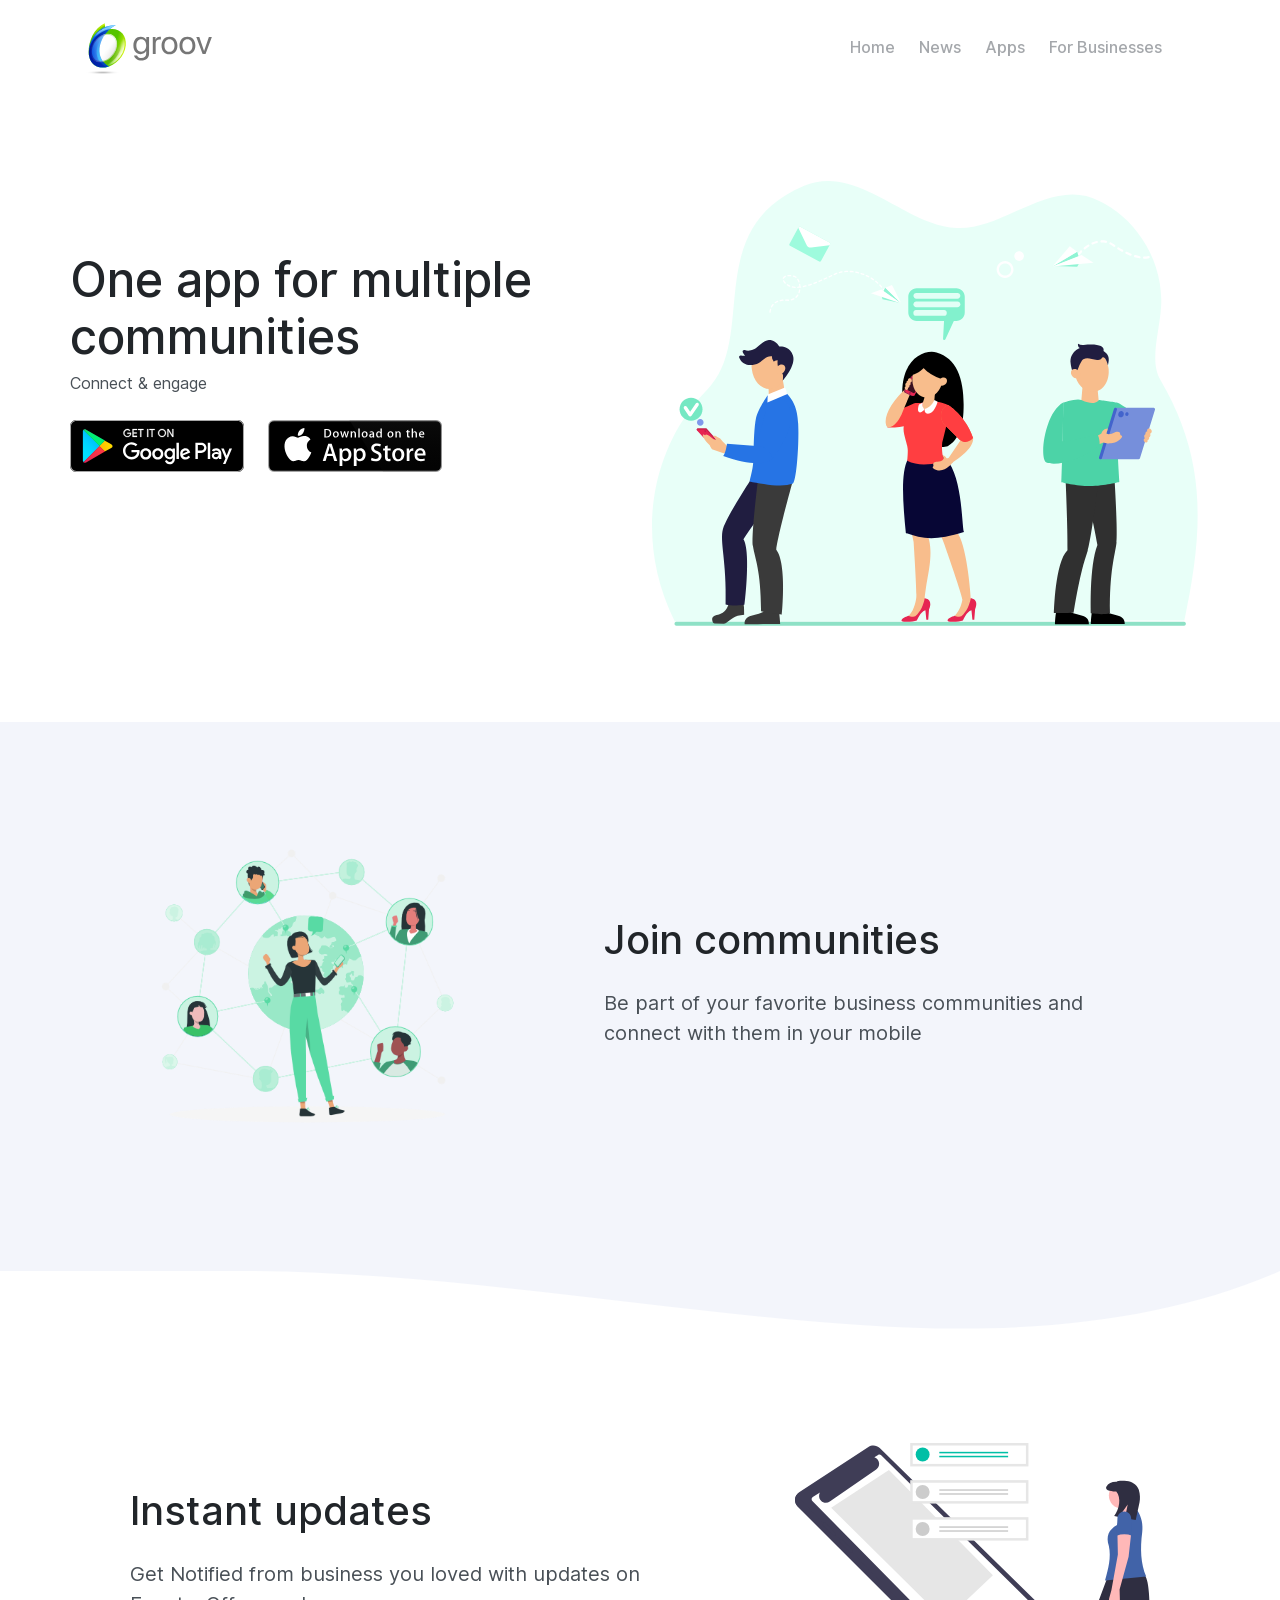
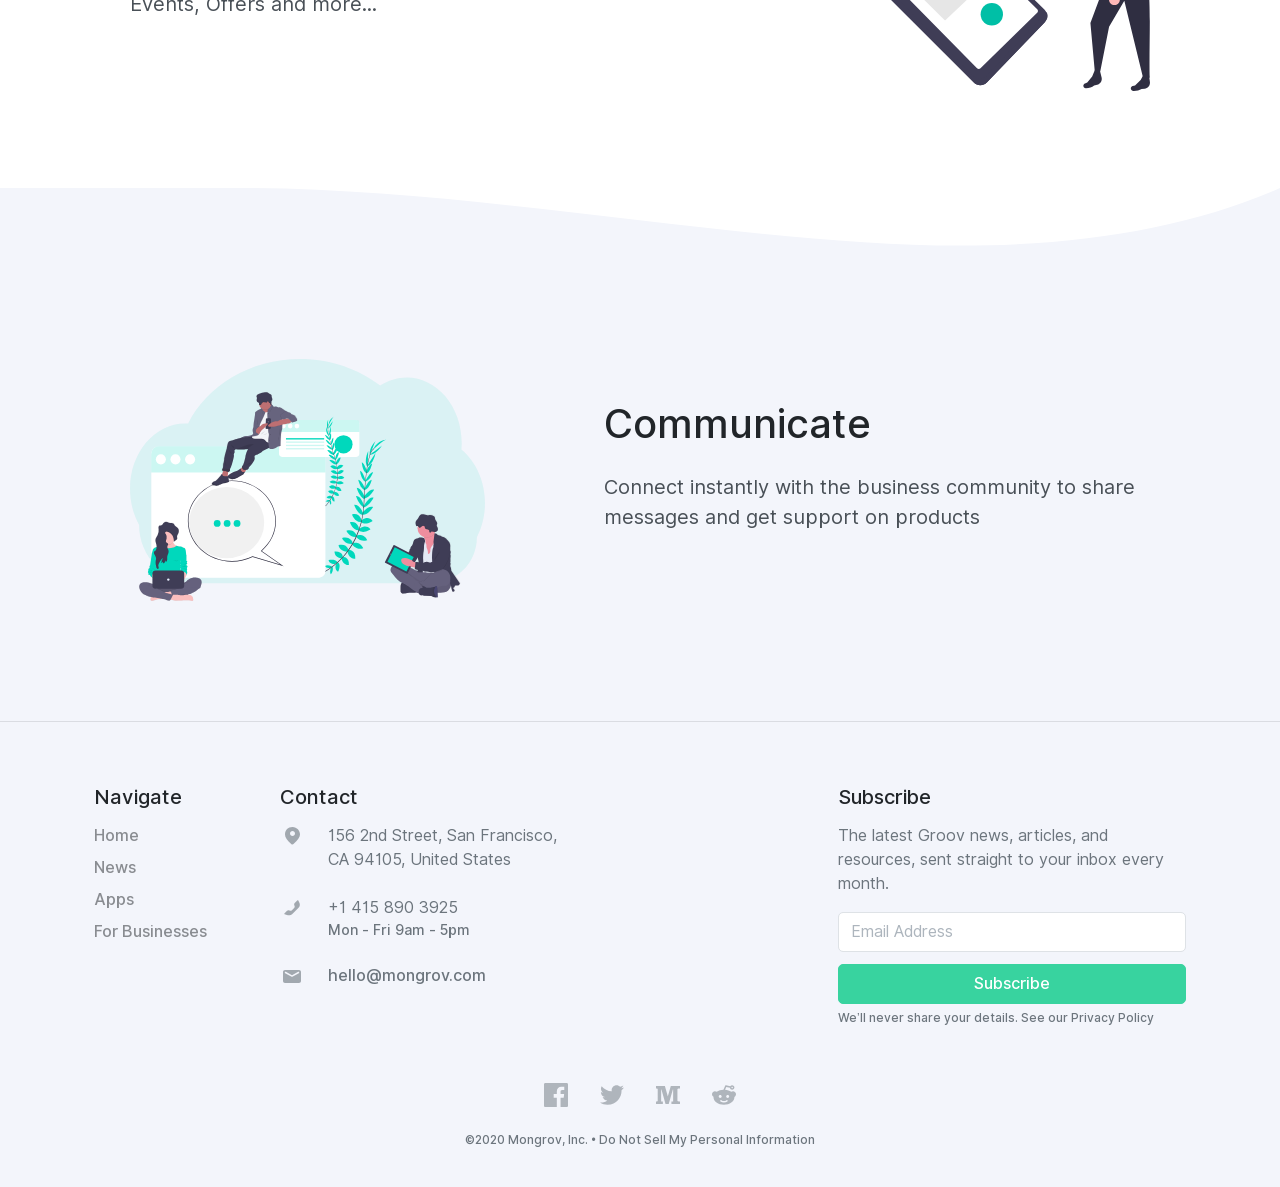
<file: for-users.html>
<!doctype html>
<html lang="en">

  <head>
    <meta charset="utf-8">
    <title>Groov - For Users - One app for multiple communities</title>
    <meta name="viewport" content="width=device-width, initial-scale=1.0">
    <meta name="description" content="Securing your digital assets has never been simpler - Receive, send & share documents, certificates, points with peace of mind">
    <meta name="keywords" content="best collaboration apps,best mobile wallet crypto,best team collaboration apps,best wallet for crypto,client engagement strategies,cloud based collaboration tools,cloud based collaboration,collaboration,applications,collaboration products,collaboration tool,collaborative document,collaborative productivity application,collaborative site,communication and collaboration tools,community engagement,consumer engagement marketing,content collaboration system,crypto wallet,cryptocurrency wallet list,customer engagement,customer engagement analytics,customer engagement process,design collaboration tools,digital currency wallet,engagement platform,free collaboration apps,free crypto wallet,increase customer engagement,mobile app engagement,most secure crypto wallet,network collaboration tools,online community engagement,online cryptocurrency wallet,online customer engagement,online document collaboration,online team collaboration,online wallet crypto,open source crypto wallet,polls,project collaboration apps,real time document collaboration,rewards,secure crypto wallet,secure document exchange,security document,the best crypto wallet,video collaboration app,web based collaboration tools,web collaboration tools,work collaboration tools,workplace collaboration tools,digital identity,document sharing,document security,messenger app,chat app,shared docs" />

    <link href="assets/css/loaders/loader-typing.css" rel="stylesheet" type="text/css" media="all" />
    <!-- <link href="assets/css/theme-mobile-app.css" rel="stylesheet" type="text/css" media="all" /> -->
    <link href="assets/css/theme.css" rel="stylesheet" type="text/css" media="all" />
    <link rel="preload" as="font" href="assets/fonts/Inter-UI-upright.var.woff2" type="font/woff2" crossorigin="anonymous">
    <link rel="preload" as="font" href="assets/fonts/Inter-UI.var.woff2" type="font/woff2" crossorigin="anonymous">
    
    <link rel="icon" type="image/png" href="assets/img/groov/favicon.ico">
    <link rel="apple-touch-icon" sizes="180x180" href="assets/img/groov/apple-touch-icon.png">
    <link rel="icon" type="image/png" sizes="32x32" href="assets/img/groov/favicon-32x32.png">
    <link rel="icon" type="image/png" sizes="16x16" href="assets/img/groov/favicon-16x16.png">
    <link rel="icon" type="image/png" sizes="48x48" href="assets/img/groov/favicon-48x48.png">
    <link rel="apple-touch-icon" sizes="57x57" href="assets/img/groov/apple-icon-57x57.png">
    <link rel="apple-touch-icon" sizes="60x60" href="assets/img/groov/apple-icon-60x60.png">
    <link rel="apple-touch-icon" sizes="72x72" href="assets/img/groov/apple-icon-72x72.png">
    <link rel="apple-touch-icon" sizes="76x76" href="assets/img/groov/apple-icon-76x76.png">
    <link rel="apple-touch-icon" sizes="114x114" href="assets/img/groov/apple-icon-114x114.png">
    <link rel="apple-touch-icon" sizes="120x120" href="assets/img/groov/apple-icon-120x120.png">
    <link rel="apple-touch-icon" sizes="144x144" href="assets/img/groov/apple-icon-144x144.png">
    <link rel="apple-touch-icon" sizes="152x152" href="assets/img/groov/apple-icon-152x152.png">
    <link rel="apple-touch-icon" sizes="180x180" href="assets/img/groov/apple-icon-180x180.png">
    <link rel="icon" type="image/png" sizes="192x192"  href="assets/img/groov/android-icon-192x192.png">
    <link rel="icon" type="image/png" sizes="96x96" href="assets/img/groov/favicon-96x96.png">

<style>
  .mobile-screenshot > img:first-child {
    padding: 6.5%;
}
</style>
  </head>
  
  <body>
    <div class="loader">
      <div class="loading-animation"></div>
    </div>
    <div class="navbar-container overflow-hidden ">
      <nav class="navbar navbar-expand-lg justify-content-between navbar-light border-bottom-0 bg-white" data-sticky="top">
        <div class="container">
          <div class="col flex-fill px-0 d-flex justify-content-between">
            <a class="navbar-brand mr-0 fade-page" href="index.html">
              <img src="assets/img/groov/logo.svg" alt="Groov" style="width: 130px;">
            </a>
            <button class="navbar-toggler" type="button" data-toggle="collapse" data-target=".navbar-collapse" aria-expanded="false" aria-label="Toggle navigation">
              <svg class="icon" width="24" height="24" viewBox="0 0 24 24" fill="none" xmlns="http://www.w3.org/2000/svg">
                <path d="M3 17C3 17.5523 3.44772 18 4 18H20C20.5523 18 21 17.5523 21 17V17C21 16.4477 20.5523 16 20 16H4C3.44772 16 3 16.4477 3 17V17ZM3 12C3 12.5523 3.44772 13 4 13H20C20.5523 13 21 12.5523 21 12V12C21 11.4477 20.5523 11 20 11H4C3.44772 11 3 11.4477 3 12V12ZM4 6C3.44772 6 3 6.44772 3 7V7C3 7.55228 3.44772 8 4 8H20C20.5523 8 21 7.55228 21 7V7C21 6.44772 20.5523 6 20 6H4Z"
                fill="#212529" />
              </svg>
            </button>
          </div>
          <div class="collapse navbar-collapse col px-0 px-lg-2 flex-fill">
            <div class="py-2 py-lg-0">
              <ul class="navbar-nav pl-0 pl-md-7 ml-0 ml-md-7">
                <li class="nav-item dropdown">
                  <a href="index.html" class="nav-link dropdown-toggle" data-toggle="dropdown-grid" aria-expanded="false" aria-haspopup="true">Home</a>
                </li>
                <li class="nav-item dropdown">
                  <a href="news.html" class="nav-link dropdown-toggle" data-toggle="dropdown-grid" aria-expanded="false" aria-haspopup="true">News</a>
                </li>
                <li class="nav-item dropdown">
                  <a href="apps.html" class="nav-link dropdown-toggle" data-toggle="dropdown-grid" aria-expanded="false" aria-haspopup="true">Apps</a>
                </li>
                <li class="nav-item dropdown">
                  <a href="for-businesses.html" class="nav-link dropdown-toggle" data-toggle="dropdown-grid" aria-expanded="false" aria-haspopup="true">For Businesses</a>
                </li>
              </ul>
            </div>
          </div>
        </div>
      </nav>
    </div>

    <section class="pb-7 pt-5 pt-lg-6 overflow-hidden">
      <div class="container">
        <div class="row align-items-center justify-content-between text-center text-md-left">
          <div class="col-lg-6 pb-6 px-md-6 px-lg-0">
            <h1 class="fs-3rem mb-1">One app for multiple communities</h1>
            <p>Connect & engage</p>
            <div class="row mt-3 play-appstore-cont justify-content-md-start justify-content-center">
                <a class="col-lg-4 col-sm-5 col-5 d-block float-left" href="https://play.google.com/store/apps/details?id=com.mongrov.groov" target="_blank" rel="noopener">
                  <img src="assets/img/groov/google-play-badge.svg" alt="Playstore" title="Playstore">
                </a>
                <a class="col-lg-4 col-sm-5 col-5 d-block float-left" href="https://apps.apple.com/us/app/groov-from-mongrov/id1441249510" target="_blank" rel="noopener">
                  <img src="assets/img/groov/app-store-badge.svg" alt="Appstore" title="Appstore">
                </a>
              </div>
            
          </div>
          <div class="col-lg-6">
            <div class="row justify-content-center">
              <div class="col-12">
                <img src="assets/img/groov/for-users-hero.svg" alt="Image" data-aos="fade-left">
              </div>
            </div>
          </div>
        </div>
      </div>
    </section>

    <section class="has-divider bg-primary-alt overflow-hidden" id="documents">
      <div class="container">
        <div class="row align-items-center justify-content-around text-center text-md-left">
          <div class="col-lg-4 col-md-3 d-flex mb-5 mb-md-0 order-1 aos-init aos-animate" data-aos="fade-left">
            <div class="row justify-content-center">
              <div class="col-8 col-md">
                <img src="assets/img/groov/connect.svg" alt="Screenshot">
              </div>
            </div>
          </div>
          <div class="col-lg-6 col-md-8 d-flex flex-column justify-content-xl-between order-md-2">
            <div class="mb-4">
              <h3 class="h1 mt-3">
                Join communities
              </h3>
              <p class="lead">
                Be part of your favorite business communities and connect with them in your mobile
            </p>
            </div>
          </div>
        </div>
      </div>
      <div class="divider flip-x">
        <svg class="" width="100%" height="100%" version="1.1" viewBox="0 0 100 100" xmlns="http://www.w3.org/2000/svg" xmlns:xlink="http://www.w3.org/1999/xlink" preserveAspectRatio="none">
          <path d="M0,0 C6.83050094,50 15.1638343,75 25,75 C41.4957514,75 62.4956597,0 81.2456597,0 C93.7456597,0 99.9971065,0 100,0 L100,100 L0,100" fill="#ffffff"></path>
        </svg>
      </div>
    </section>

    <section class="has-divider overflow-hidden" id="documents">
      <div class="container">
        <div class="row align-items-center justify-content-around text-center text-md-left">
            <div class="col-lg-4 col-md-3 d-flex mb-5 mb-md-0 order-2 aos-init aos-animate" data-aos="fade-left">
                <div class="row justify-content-center">
                  <div class="col-8 col-md">
                    <img src="assets/img/groov/notification.svg" alt="Screenshot">
                  </div>
                </div>
              </div>
          <div class="col-lg-6 col-md-8 d-flex flex-column justify-content-xl-between order-md-1">
            <div class="mb-4">
              <h3 class="h1 mt-3">
                Instant updates
              </h3>
              <p class="lead">
                Get Notified from business you loved with updates on Events, Offers and more...
              </p>
            </div>
          </div>
        </div>
      </div>
      <div class="divider flip-x">
        <svg class="bg-primary-alt" width="100%" height="100%" version="1.1" viewBox="0 0 100 100" xmlns="http://www.w3.org/2000/svg" xmlns:xlink="http://www.w3.org/1999/xlink" preserveAspectRatio="none">
          <path d="M0,0 C6.83050094,50 15.1638343,75 25,75 C41.4957514,75 62.4956597,0 81.2456597,0 C93.7456597,0 99.9971065,0 100,0 L100,100 L0,100" fill="#ffffff"></path>
        </svg>
      </div>
    </section>

    <section class="bg-primary-alt has-divider overflow-hidden" id="documents">
      <div class="container">
        <div class="row align-items-center justify-content-around text-center text-md-left">
          <div class="col-lg-4 col-md-3 d-flex mb-5 mb-md-0 order-1 order-md-1 aos-init aos-animate" data-aos="fade-left">
            <div class="row justify-content-center">
              <div class="col-8 col-md">
                <img src="assets/img/groov/communicate.svg" alt="image">
              </div>
            </div>
          </div>
          <div class="col-lg-6 col-md-8 d-flex flex-column justify-content-xl-between order-md-2">
            <div class="mb-4">
              <h3 class="h1 mt-3">
                Communicate
              </h3>
              <p class="lead">
                Connect instantly with the business community to share messages and get support on products
              </p>
            </div>
          </div>
        </div>
      </div>
    <hr>
    </section>
    <footer class="pb-4 pt-4 bg-primary-alt text-secondary" id="footer">
      <div class="container">
        <div class="row mb-5 mx-auto">
          <div class="col-12 col-lg-3 col-xl-2 mb-4 col-md-6">
            <h5 class="text-dark">Navigate</h5>
            <ul class="nav flex-column">
              <li class="nav-item">
                <a href="index.html" class="nav-link">Home</a>
              </li>
              <li class="nav-item">
                <a href="news.html" class="nav-link">News</a>
              </li>
              <li class="nav-item">
                <a href="apps.html" class="nav-link">Apps</a>
              </li>
              <li class="nav-item">
                <a href="for-businesses.html" class="nav-link">For Businesses</a>
              </li>
              
            </ul>
          </div>
          <div class="col-12 col-lg-6 col-md-6 text-justify">
            <h5 class="text-dark">Contact</h5>
            <ul class="list-unstyled">
              <li class="mb-3 d-flex">
                <svg class="icon bg-secondary opacity-60" width="24px" height="24px" viewBox="0 0 24 24" version="1.1" xmlns="http://www.w3.org/2000/svg" xmlns:xlink="http://www.w3.org/1999/xlink">
                  <title>Icon For Marker#1</title>
                  <g stroke="none" stroke-width="1" fill="none" fill-rule="evenodd">
                    <rect opacity="0" x="0" y="0" width="24" height="24"></rect>
                    <path d="M5,10.5 C5,6 8,3 12.5,3 C17,3 20,6.75 20,10.5 C20,12.8325623 17.8236613,16.03566 13.470984,20.1092932 C12.9154018,20.6292577 12.0585054,20.6508331 11.4774555,20.1594925 C7.15915182,16.5078313 5,13.2880005 5,10.5 Z M12.5,12 C13.8807119,12 15,10.8807119 15,9.5 C15,8.11928813 13.8807119,7 12.5,7 C11.1192881,7 10,8.11928813 10,9.5 C10,10.8807119 11.1192881,12 12.5,12 Z" fill="#ff0000" fill-rule="nonzero"></path>
                  </g>
                </svg>
                <div class="ml-3">
                  <span>156 2nd Street, San Francisco,<br>
                    CA 94105, United States</span>
                </div>
              </li>
              <li class="mb-3 d-flex">
                <svg class="icon bg-secondary opacity-60" width="24px" height="24px" viewBox="0 0 24 24" version="1.1" xmlns="http://www.w3.org/2000/svg" xmlns:xlink="http://www.w3.org/1999/xlink">
                  <title>Icon For Call#1</title>
                  <g stroke="none" stroke-width="1" fill="none" fill-rule="evenodd">
                    <rect opacity="0" x="0" y="0" width="24" height="24"></rect>
                    <path d="M11.914857,14.1427403 L14.1188827,11.9387145 C14.7276032,11.329994 14.8785122,10.4000511 14.4935235,9.63007378 L14.3686433,9.38031323 C13.9836546,8.61033591 14.1345636,7.680393 14.7432841,7.07167248 L17.4760882,4.33886839 C17.6713503,4.14360624 17.9879328,4.14360624 18.183195,4.33886839 C18.2211956,4.37686904 18.2528214,4.42074752 18.2768552,4.46881498 L19.3808309,6.67676638 C20.2253855,8.3658756 19.8943345,10.4059034 18.5589765,11.7412615 L12.560151,17.740087 C11.1066115,19.1936265 8.95659008,19.7011777 7.00646221,19.0511351 L4.5919826,18.2463085 C4.33001094,18.1589846 4.18843095,17.8758246 4.27575484,17.613853 C4.30030124,17.5402138 4.34165566,17.4733009 4.39654309,17.4184135 L7.04781491,14.7671417 C7.65653544,14.1584211 8.58647835,14.0075122 9.35645567,14.3925008 L9.60621621,14.5173811 C10.3761935,14.9023698 11.3061364,14.7514608 11.914857,14.1427403 Z" fill="#000000"></path>
                  </g>
                </svg>
                <div class="ml-3">
                  <span>+1 415 890 3925</span>
                  <span class="d-block text-small">Mon - Fri 9am - 5pm</span>
                </div>
              </li>
              <li class="mb-3 d-flex">
                <svg class="icon bg-secondary opacity-60" width="24px" height="24px" viewBox="0 0 24 24" version="1.1" xmlns="http://www.w3.org/2000/svg" xmlns:xlink="http://www.w3.org/1999/xlink">
                  <title>Icon For Mail</title>
                  <g stroke="none" stroke-width="1" fill="none" fill-rule="evenodd">
                    <rect opacity="0" x="0" y="0" width="24" height="24"></rect>
                    <path d="M5,6 L19,6 C20.1045695,6 21,6.8954305 21,8 L21,17 C21,18.1045695 20.1045695,19 19,19 L5,19 C3.8954305,19 3,18.1045695 3,17 L3,8 C3,6.8954305 3.8954305,6 5,6 Z M18.1444251,7.83964668 L12,11.1481833 L5.85557487,7.83964668 C5.4908718,7.6432681 5.03602525,7.77972206 4.83964668,8.14442513 C4.6432681,8.5091282 4.77972206,8.96397475 5.14442513,9.16035332 L11.6444251,12.6603533 C11.8664074,12.7798822 12.1335926,12.7798822 12.3555749,12.6603533 L18.8555749,9.16035332 C19.2202779,8.96397475 19.3567319,8.5091282 19.1603533,8.14442513 C18.9639747,7.77972206 18.5091282,7.6432681 18.1444251,7.83964668 Z" fill="#000000"></path>
                  </g>
                </svg>
                <div class="ml-3">
                  <a href="mailto:hello@mongrov.com" class="text-secondary">hello@mongrov.com</a>
                </div>
              </li>
            </ul>
          </div>
          <div class="col-lg-5 col-md-6 col-xl-4 mt-3 mt-lg-0">
            <h5 class="text-dark">Subscribe</h5>
            <p>The latest Groov news, articles, and resources, sent straight to your inbox every month.</p>
            <form action="https://formspree.io/hello@mongrov.com" method="POST">
              <div class="form-row">
                <div class="col-12">
                  <input type="email" class="form-control mb-2" placeholder="Email Address" name="mi_subscribe_email" required="">
                </div>
                <div class="col-12">
                  <div class="d-none alert alert-success" role="alert" data-success-message="">
                    Thanks, a member of our team will be in touch shortly.
                  </div>
                  <div class="d-none alert alert-danger" role="alert" data-error-message="">
                    Please fill all fields correctly.
                  </div>
                  <!-- <div data-recaptcha data-sitekey="INSERT_YOUR_RECAPTCHA_V2_SITEKEY_HERE" data-size="invisible" data-badge="bottomleft">
                    </div> -->
                  <button type="submit" class="btn btn-primary btn-loading btn-block" data-loading-text="Sending">
                    <svg class="icon" width="24px" height="24px" viewBox="0 0 24 24" version="1.1" xmlns="http://www.w3.org/2000/svg" xmlns:xlink="http://www.w3.org/1999/xlink">
                      <title>Icon For Loading</title>
                      <g stroke="none" stroke-width="1" fill="none" fill-rule="evenodd">
                        <g>
                          <polygon points="0 0 24 0 24 24 0 24" opacity="0"></polygon>
                        </g>
                        <path d="M12,4 L12,6 C8.6862915,6 6,8.6862915 6,12 C6,15.3137085 8.6862915,18 12,18 C15.3137085,18 18,15.3137085 18,12 C18,10.9603196 17.7360885,9.96126435 17.2402578,9.07513926 L18.9856052,8.09853149 C19.6473536,9.28117708 20,10.6161442 20,12 C20,16.418278 16.418278,20 12,20 C7.581722,20 4,16.418278 4,12 C4,7.581722 7.581722,4 12,4 Z" fill="#000000" fill-rule="nonzero" transform="translate(12.000000, 12.000000) scale(-1, 1) translate(-12.000000, -12.000000) ">
                        </path>
                      </g>
                    </svg>
                    <span>Subscribe</span>
                  </button>
                </div>
              </div>
            </form>
            <small class=" form-text">We’ll never share your details. See our <a class="text-secondary" target="_blank" href="https://mongrov.com/privacy.html">Privacy Policy</a>
            </small>
  
          </div>
        </div>
        <div class="row justify-content-center mb-2">
          <div class="col-auto">
            <ul class="nav">
              <li class="nav-item">
                  <a href="https://www.facebook.com/GroovOs" target="_blank" class="nav-link">
                    <svg class="icon bg-secondary" role="img" viewBox="0 0 24 24" xmlns="http://www.w3.org/2000/svg">
                      <title>Facebook icon</title>
                      <path d="M22.676 0H1.324C.593 0 0 .593 0 1.324v21.352C0 23.408.593 24 1.324 24h11.494v-9.294H9.689v-3.621h3.129V8.41c0-3.099 1.894-4.785 4.659-4.785 1.325 0 2.464.097 2.796.141v3.24h-1.921c-1.5 0-1.792.721-1.792 1.771v2.311h3.584l-.465 3.63H16.56V24h6.115c.733 0 1.325-.592 1.325-1.324V1.324C24 .593 23.408 0 22.676 0"></path>
                    </svg>
                  </a>
                </li>
            <li class="nav-item">
              <a href="https://twitter.com/groovos" target="_blank" class="nav-link">
                <svg class="icon bg-secondary" role="img" viewBox="0 0 24 24" xmlns="http://www.w3.org/2000/svg">
                  <title>Twitter icon</title>
                  <path d="M23.954 4.569c-.885.389-1.83.654-2.825.775 1.014-.611 1.794-1.574 2.163-2.723-.951.555-2.005.959-3.127 1.184-.896-.959-2.173-1.559-3.591-1.559-2.717 0-4.92 2.203-4.92 4.917 0 .39.045.765.127 1.124C7.691 8.094 4.066 6.13 1.64 3.161c-.427.722-.666 1.561-.666 2.475 0 1.71.87 3.213 2.188 4.096-.807-.026-1.566-.248-2.228-.616v.061c0 2.385 1.693 4.374 3.946 4.827-.413.111-.849.171-1.296.171-.314 0-.615-.03-.916-.086.631 1.953 2.445 3.377 4.604 3.417-1.68 1.319-3.809 2.105-6.102 2.105-.39 0-.779-.023-1.17-.067 2.189 1.394 4.768 2.209 7.557 2.209 9.054 0 13.999-7.496 13.999-13.986 0-.209 0-.42-.015-.63.961-.689 1.8-1.56 2.46-2.548l-.047-.02z"></path>
                </svg>
              </a>
            </li>
            <li class="nav-item">
              <a href="https://medium.com/groov" target="_blank" class="nav-link">
                  <svg class="icon bg-secondary" version="1.1" id="Capa_1" xmlns="http://www.w3.org/2000/svg" xmlns:xlink="http://www.w3.org/1999/xlink" x="0px" y="0px" viewBox="0 0 483.86 483.86" style="enable-background:new 0 0 483.86 483.86;" xml:space="preserve">
               <g>
                 <path d="M483.86,112.345h-26.699c-6.952,0-25.143,7.552-25.143,13.981v233.467c0,6.445,18.191,11.729,25.143,11.729h26.699v51.835
                   H311.052v-51.835h34.57V129.615h-6.016L256.42,423.356h-64.406l-82.11-293.741h-6.219v241.906h34.555v51.835H0v-51.835h19.173
                   c7.527,0,15.383-5.283,15.383-11.729V126.326c0-6.43-7.855-13.981-15.383-13.981H0V60.504h179.155l58.496,207.342h1.574
                   l59.073-207.342H483.86V112.345z"></path>
               </g>
               </svg>
              </a>
            </li>
            <li class="nav-item">
              <a href="https://www.reddit.com/user/Groov_os" target="_blank" class="nav-link">
                <svg class="icon bg-secondary" version="1.1" id="Capa_1" x="0px" y="0px" viewBox="0 0 514.24 514.24" style="enable-background:new 0 0 514.24 514.24;" xml:space="preserve">
             <g>
               <g>
                 <polygon points="176,289.089 176,289.121 192,289.121 		"></polygon>
               </g>
             </g>
             <g>
               <g>
                 <polygon points="336,289.089 336,289.121 352,289.121 		"></polygon>
               </g>
             </g>
             <g>
               <g>
                 <path d="M514.24,241.121c0-35.296-28.704-64-64-64c-14.112,0-27.52,4.608-38.464,12.96c-35.712-24.8-82.496-39.584-132.256-43.328
                   l26.848-62.976l78.112,18.24c2.496,24.16,22.72,43.104,47.52,43.104c26.464,0,48-21.536,48-48s-21.536-48-48-48
                   c-16.768,0-31.52,8.672-40.096,21.76l-91.296-21.344c-7.744-1.76-15.328,2.176-18.4,9.312l-37.12,87.04
                   c-53.728,1.856-104.928,16.992-143.584,43.36C90.976,181.441,77.92,177.121,64,177.121c-35.296,0-64,28.704-64,64
                   c0,23.392,12.768,44.544,32.352,55.392c-0.256,2.816-0.352,5.696-0.352,8.608c0,88.224,100.48,160,224,160
                   c123.488,0,224-71.776,224-160c0-2.496-0.096-4.96-0.256-7.424C500.608,287.073,514.24,265.409,514.24,241.121z M432,81.121
                   c8.8,0,16,7.168,16,16c0,8.832-7.2,16-16,16s-16-7.168-16-16C416,88.289,423.2,81.121,432,81.121z M144,289.121
                   c0-17.632,14.368-32,32-32s32,14.368,32,32c0,17.664-14.368,32-32,32S144,306.785,144,289.121z M329.888,395.265
                   c-22.08,15.968-48,23.968-73.888,23.968s-51.808-8-73.888-23.968c-7.168-5.184-8.768-15.2-3.584-22.336s15.2-8.736,22.336-3.584
                   c32.992,23.84,77.28,23.904,110.272,0c7.136-5.152,17.12-3.616,22.336,3.584C338.656,380.097,337.024,390.081,329.888,395.265z
                    M336,321.121c-17.664,0-32-14.336-32-32c0-17.632,14.336-32,32-32s32,14.368,32,32C368,306.785,353.664,321.121,336,321.121z"></path>
               </g>
             </g>
             </svg>
              </a>
            </li>
            <!-- <li class="nav-item">
              <a href="https://t.me/GroovOne" target="_blank" class="nav-link pr-0">
                <svg class="icon bg-secondary" viewBox="-21 -51 682.66669 682" xmlns="http://www.w3.org/2000/svg"><path d="m640-1.667969-640 272.039063 167.777344 66.585937 59.726562 224.507813 109.976563-106.558594 178.917969 123.570312zm-403.78125 367.402344-6.457031 58.535156-24.800781-93.234375 435.039062-332.703125zm0 0"></path></svg>
              </a>
            </li> -->
            
          </ul>
          </div>
        </div>
        <div class="row justify-content-center">
          <div class="col col-md-auto text-center">
            <small class="text-secondary">©2020 <a class="text-secondary" href="https://mongrov.com">Mongrov, Inc.</a>
              •
              <a class="text-secondary" href="do-not-sell-my-personal-information.html">Do Not Sell My Personal Information</a>
            </small>
          </div>
        </div>
      </div>
    </footer>
    <!-- <a href="#" class="btn back-to-top btn-primary btn-round" data-smooth-scroll data-aos="fade-up" data-aos-anchor="section:last-of-type" data-aos-mirror="true" data-aos-once="false">
      <svg class="icon" width="24px" height="24px" viewBox="0 0 24 24" version="1.1" xmlns="http://www.w3.org/2000/svg" xmlns:xlink="http://www.w3.org/1999/xlink">
        <title>Icon For Arrow-up</title>
        <g stroke="none" stroke-width="1" fill="none" fill-rule="evenodd">
          <polygon points="0 0 24 0 24 24 0 24" opacity="0"></polygon>
          <rect fill="#000000" x="11" y="5" width="2" height="14" rx="1"></rect>
          <path d="M6.70710678,12.7071068 C6.31658249,13.0976311 5.68341751,13.0976311 5.29289322,12.7071068 C4.90236893,12.3165825 4.90236893,11.6834175 5.29289322,11.2928932 L11.2928932,5.29289322 C11.6714722,4.91431428 12.2810586,4.90106866 12.6757246,5.26284586 L18.6757246,10.7628459 C19.0828436,11.1360383 19.1103465,11.7686056 18.7371541,12.1757246 C18.3639617,12.5828436 17.7313944,12.6103465 17.3242754,12.2371541 L12.0300757,7.38413782 L6.70710678,12.7071068 Z"
          fill="#000000" fill-rule="nonzero"></path>
        </g>
      </svg>
    </a> -->
    <!-- Required vendor scripts (Do not remove) -->
    <script type="text/javascript" src="assets/js/jquery.min.js"></script>
    <script type="text/javascript" src="assets/js/popper.min.js"></script>
    <script type="text/javascript" src="assets/js/bootstrap.js"></script>

    <!-- Optional Vendor Scripts (Remove the plugin script here and comment initializer script out of index.js if site does not use that feature) -->

    <!-- AOS (Animate On Scroll - animates elements into view while scrolling down) -->
    <script type="text/javascript" src="assets/js/aos.js"></script>
    <!-- Clipboard (copies content from browser into OS clipboard) -->
    <script type="text/javascript" src="assets/js/clipboard.js"></script>
    <!-- Fancybox (handles image and video lightbox and galleries) -->
    <script type="text/javascript" src="assets/js/jquery.fancybox.min.js"></script>
    <!-- Flickity (handles touch enabled carousels and sliders) -->
    <script type="text/javascript" src="assets/js/flickity.pkgd.min.js"></script>
    <!-- Ion rangeSlider (flexible and pretty range slider elements) -->
    <script type="text/javascript" src="assets/js/ion.rangeSlider.min.js"></script>
    <!-- Isotope (masonry layouts and filtering) -->
    <script type="text/javascript" src="assets/js/isotope.pkgd.min.js"></script>
    <!-- jarallax (parallax effect and video backgrounds) -->
    <script type="text/javascript" src="assets/js/jarallax.min.js"></script>
    <script type="text/javascript" src="assets/js/jarallax-video.min.js"></script>
    <script type="text/javascript" src="assets/js/jarallax-element.min.js"></script>
    <!-- jQuery Countdown (displays countdown text to a specified date) -->
    <script type="text/javascript" src="assets/js/jquery.countdown.min.js"></script>
    <!-- jQuery smartWizard facilitates steppable wizard content -->
    <script type="text/javascript" src="assets/js/jquery.smartWizard.min.js"></script>
    <!-- Plyr (unified player for Video, Audio, Vimeo and Youtube) -->
    <script type="text/javascript" src="assets/js/plyr.polyfilled.min.js"></script>
    <!-- Prism (displays formatted code boxes) -->
    <script type="text/javascript" src="assets/js/prism.js"></script>
    <!-- ScrollMonitor (manages events for elements scrolling in and out of view) -->
    <script type="text/javascript" src="assets/js/scrollMonitor.js"></script>
    <!-- Smooth scroll (animation to links in-page)-->
    <script type="text/javascript" src="assets/js/smooth-scroll.polyfills.min.js"></script>
    <!-- TwitterFetcher (displays a feed of tweets from a specified account)-->
    <!-- <script type="text/javascript" src="assets/js/twitterFetcher_min.js"></script> -->
    <!-- Typed text (animated typing effect)-->
    <!-- <script type="text/javascript" src="assets/js/typed.min.js"></script> -->
    <!-- Required theme scripts (Do not remove) -->
    <script type="text/javascript" src="assets/js/theme.js"></script>
    <!-- Removes page load animation when window is finished loading -->
    <script type="text/javascript">
      window.addEventListener("load", function () {
        document.querySelector('body').classList.add('loaded');
      });
    </script>

    <!-- Global site tag (gtag.js) - Google Analytics -->
    <script async src="https://www.googletagmanager.com/gtag/js?id=UA-113300163-3"></script>
    <script>
      window.dataLayer = window.dataLayer || [];
      function gtag(){dataLayer.push(arguments);}
      gtag('js', new Date());

      gtag('config', 'UA-113300163-3');
    </script>

<!-- <script type="text/javascript" src="//downloads.mailchimp.com/js/signup-forms/popup/unique-methods/embed.js" data-dojo-config="usePlainJson: true, isDebug: false"></script><script type="text/javascript">window.dojoRequire(["mojo/signup-forms/Loader"], function(L) { L.start({"baseUrl":"mc.us20.list-manage.com","uuid":"e9cba8f684ab66ca4c9982d38","lid":"be18b29623","uniqueMethods":true}) })</script> -->

  <!-- Start of Livechat Script -->
  <script type="text/javascript">
    (function (w, d, s, u) {
      w.RocketChat = function (c) {
        w.RocketChat._.push(c)
      };
      w.RocketChat._ = [];
      w.RocketChat.url = u;
      var h = d.getElementsByTagName(s)[0],
        j = d.createElement(s);
      j.async = true;
      j.src = 'https://corp.mongrov.com/livechat/rocketchat-livechat.min.js?_=201903270000';
      h.parentNode.insertBefore(j, h);
    })(window, document, 'script', 'https://corp.mongrov.com/livechat');
  </script>
  <!-- End of Livechat Script -->

  </body>

</html>
</file>
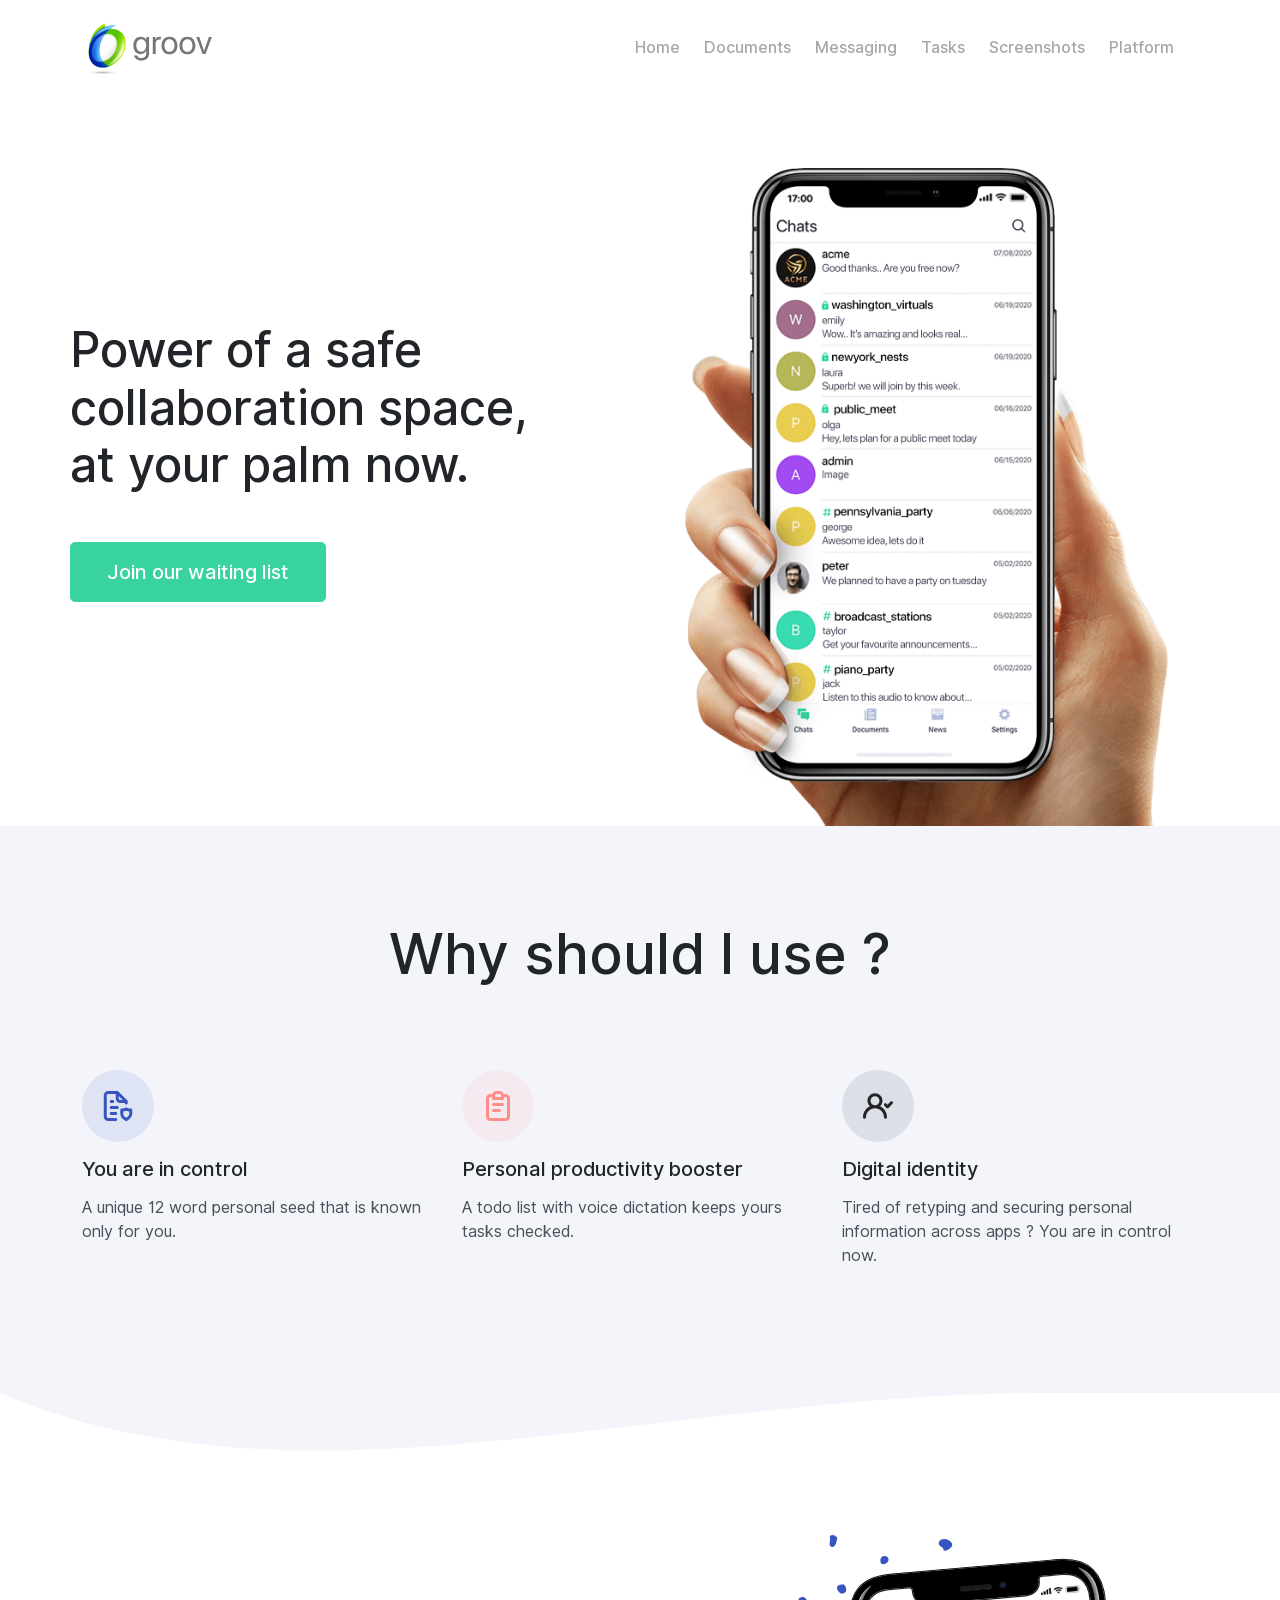
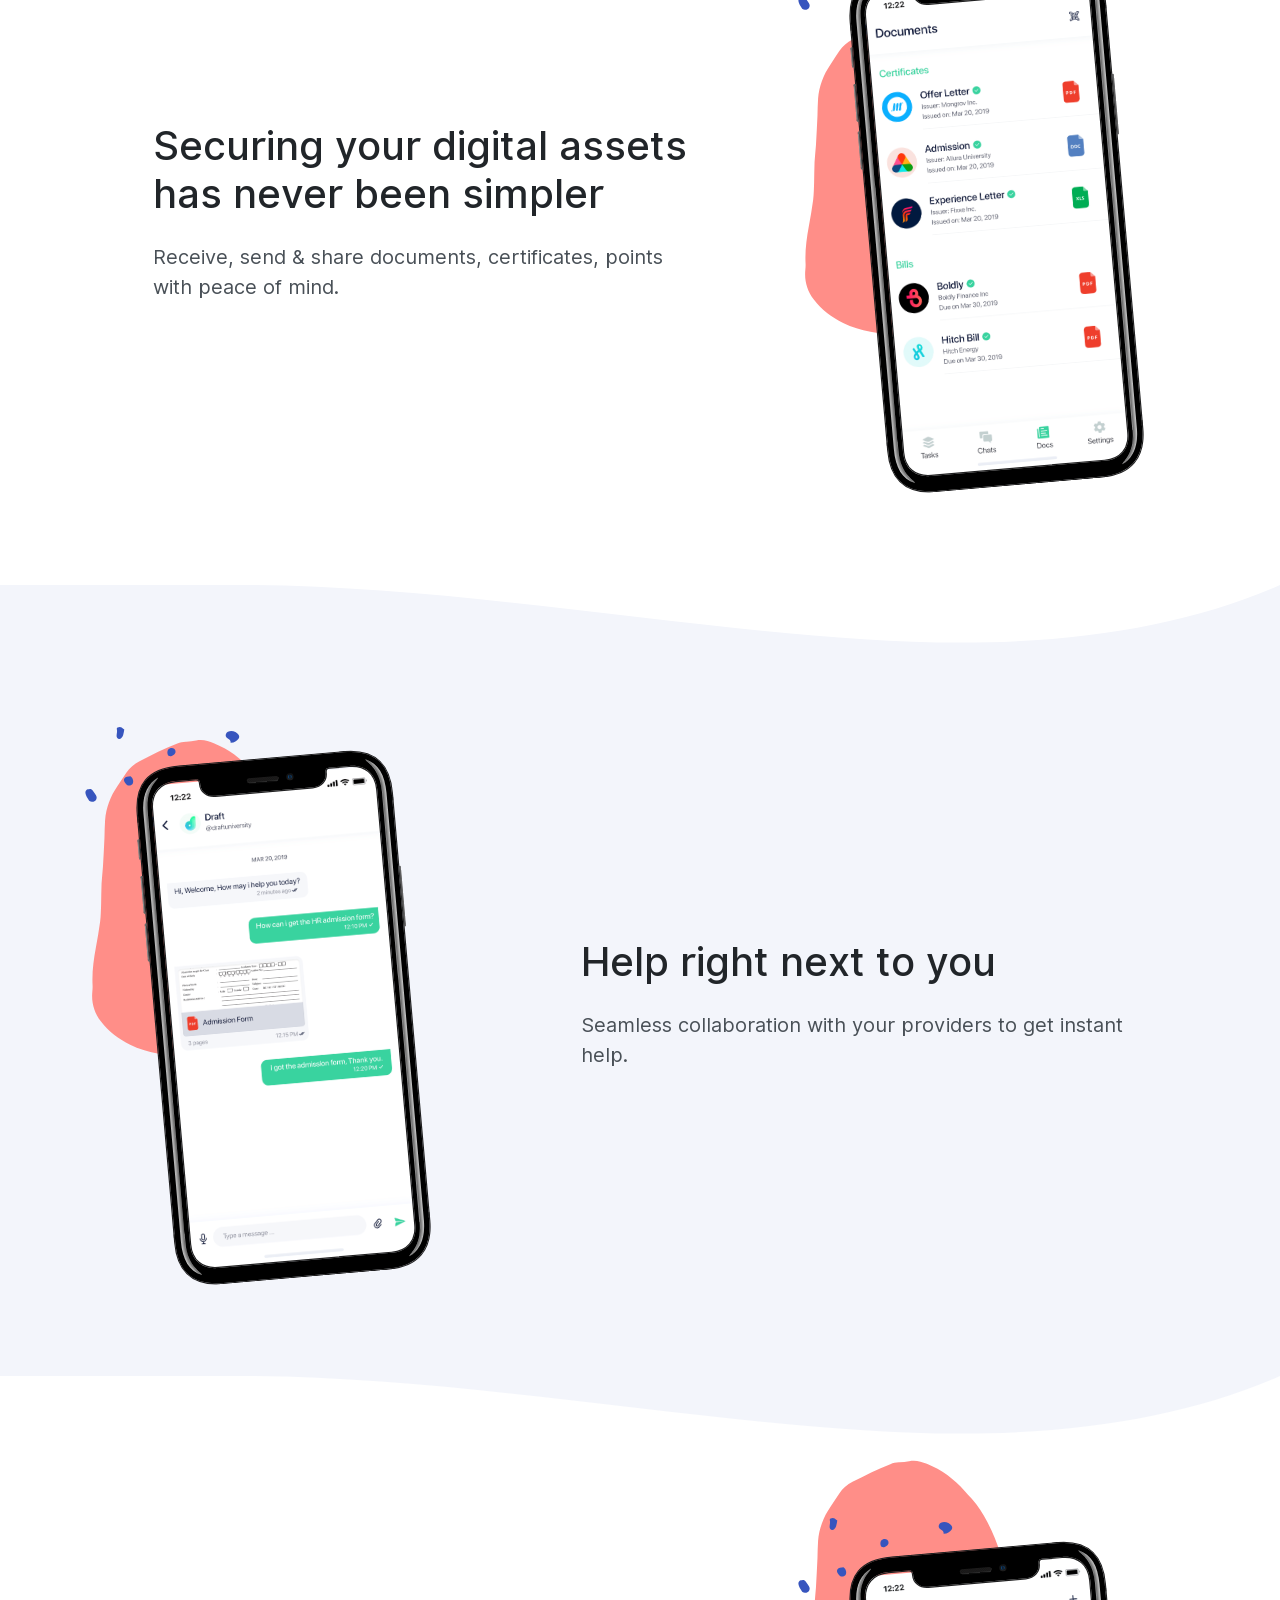
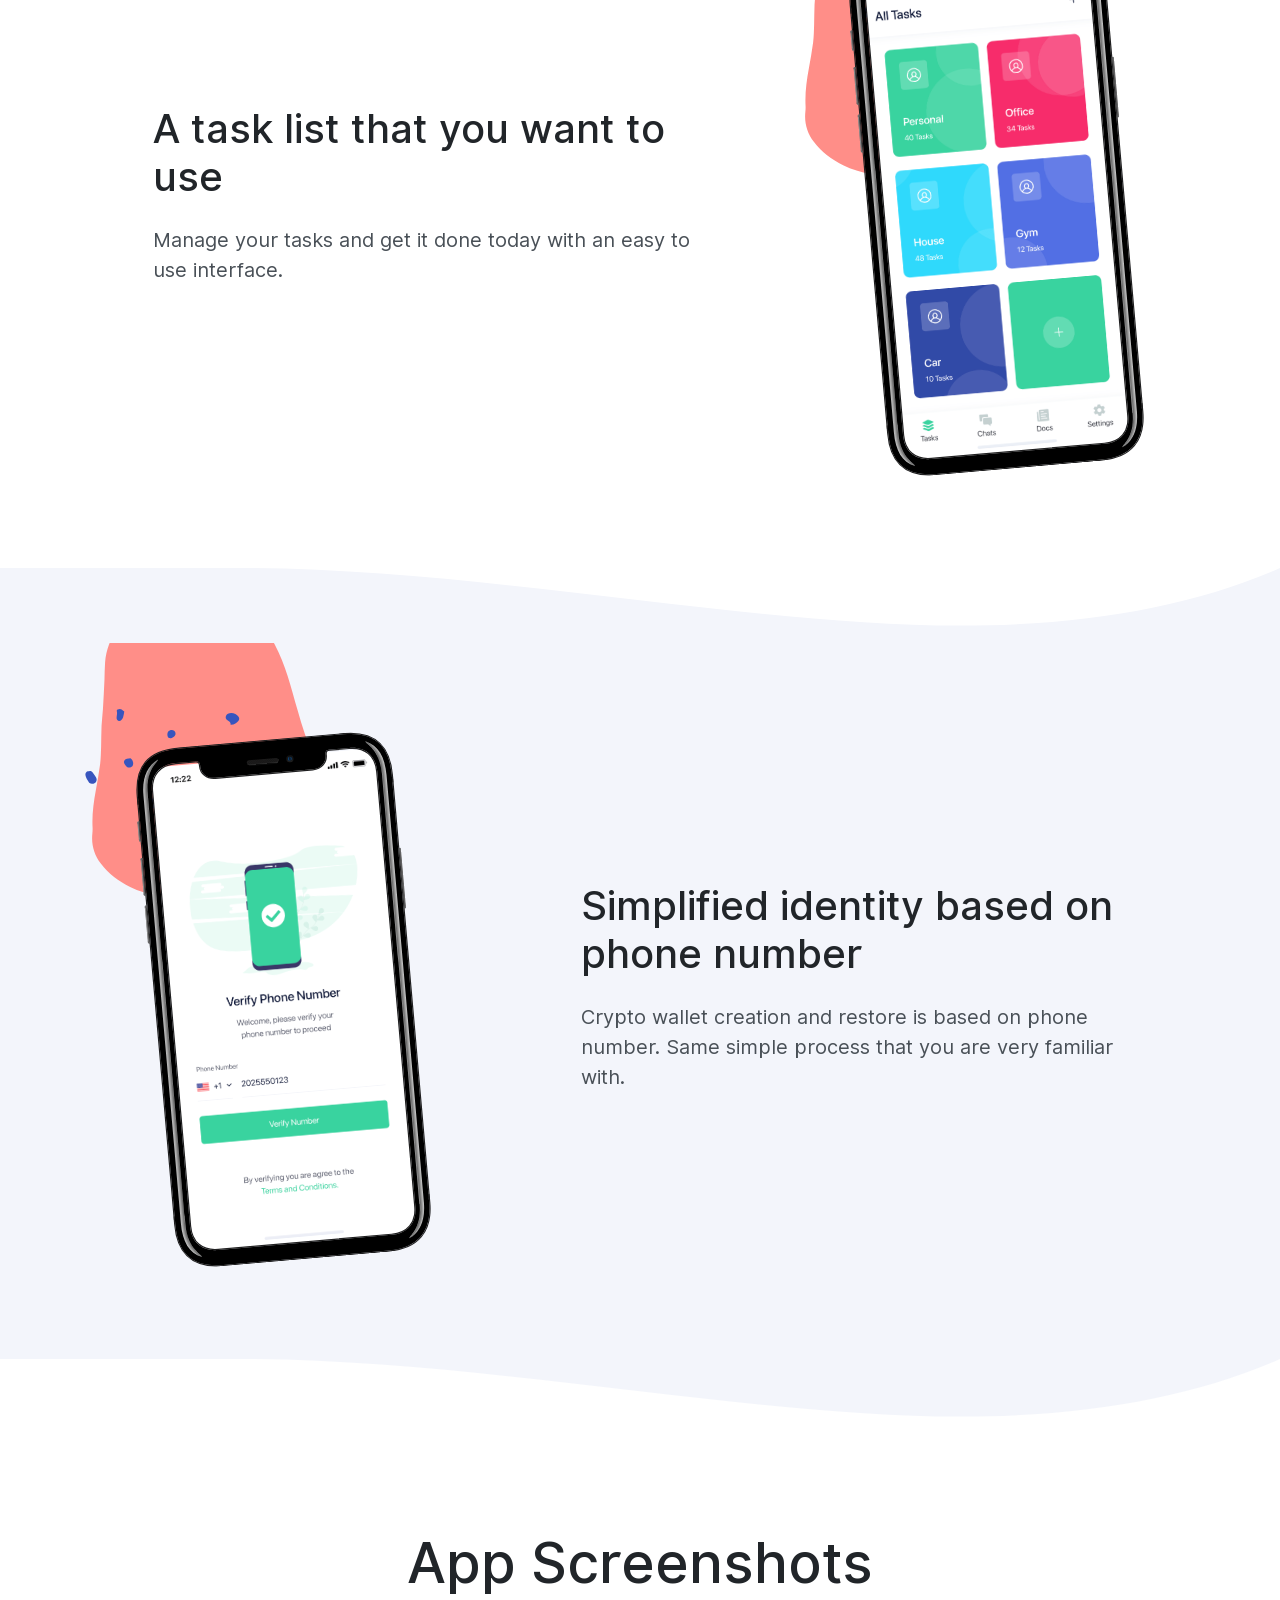
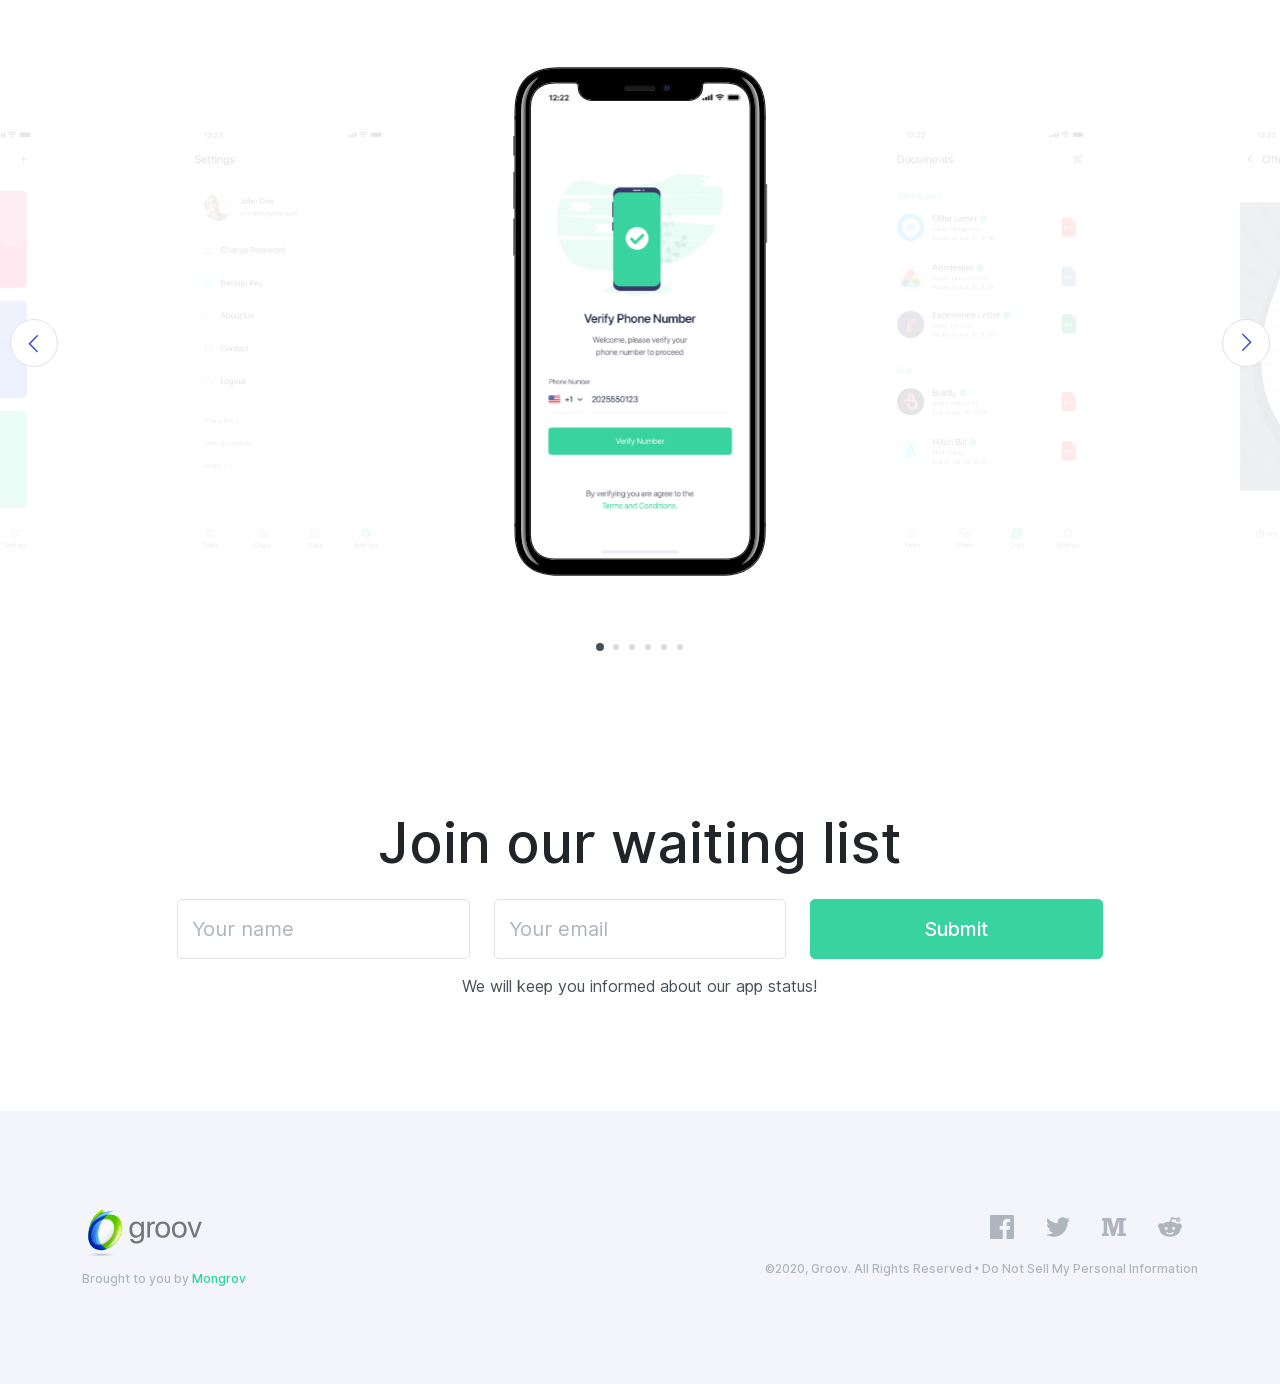
<file: index-backup.html>
<!doctype html>
<html lang="en">

  <head>
    <meta charset="utf-8">
    <title>Groov - Home - Power of a safe collaboration space, at your palm now.</title>
    <meta name="viewport" content="width=device-width, initial-scale=1.0">
    <meta name="description" content="Securing your digital assets has never been simpler - Receive, send & share documents, certificates, points with peace of mind">
    <meta name="keywords" content="best collaboration apps,best mobile wallet crypto,best team collaboration apps,best wallet for crypto,client engagement strategies,cloud based collaboration tools,cloud based collaboration,collaboration,applications,collaboration products,collaboration tool,collaborative document,collaborative productivity application,collaborative site,communication and collaboration tools,community engagement,consumer engagement marketing,content collaboration system,crypto wallet,cryptocurrency wallet list,customer engagement,customer engagement analytics,customer engagement process,design collaboration tools,digital currency wallet,engagement platform,free collaboration apps,free crypto wallet,increase customer engagement,mobile app engagement,most secure crypto wallet,network collaboration tools,online community engagement,online cryptocurrency wallet,online customer engagement,online document collaboration,online team collaboration,online wallet crypto,open source crypto wallet,polls,project collaboration apps,real time document collaboration,rewards,secure crypto wallet,secure document exchange,security document,the best crypto wallet,video collaboration app,web based collaboration tools,web collaboration tools,work collaboration tools,workplace collaboration tools,digital identity,document sharing,document security,messenger app,chat app,shared docs" />

    <link href="assets/css/loaders/loader-typing.css" rel="stylesheet" type="text/css" media="all" />
    <!-- <link href="assets/css/theme-mobile-app.css" rel="stylesheet" type="text/css" media="all" /> -->
    <link href="assets/css/theme.css" rel="stylesheet" type="text/css" media="all" />
    <link rel="preload" as="font" href="assets/fonts/Inter-UI-upright.var.woff2" type="font/woff2" crossorigin="anonymous">
    <link rel="preload" as="font" href="assets/fonts/Inter-UI.var.woff2" type="font/woff2" crossorigin="anonymous">
    
    <link rel="icon" type="image/png" href="assets/img/groov/favicon.ico">
    <link rel="apple-touch-icon" sizes="180x180" href="assets/img/groov/apple-touch-icon.png">
    <link rel="icon" type="image/png" sizes="32x32" href="assets/img/groov/favicon-32x32.png">
    <link rel="icon" type="image/png" sizes="16x16" href="assets/img/groov/favicon-16x16.png">
    <link rel="icon" type="image/png" sizes="48x48" href="assets/img/groov/favicon-48x48.png">
    <link rel="apple-touch-icon" sizes="57x57" href="assets/img/groov/apple-icon-57x57.png">
    <link rel="apple-touch-icon" sizes="60x60" href="assets/img/groov/apple-icon-60x60.png">
    <link rel="apple-touch-icon" sizes="72x72" href="assets/img/groov/apple-icon-72x72.png">
    <link rel="apple-touch-icon" sizes="76x76" href="assets/img/groov/apple-icon-76x76.png">
    <link rel="apple-touch-icon" sizes="114x114" href="assets/img/groov/apple-icon-114x114.png">
    <link rel="apple-touch-icon" sizes="120x120" href="assets/img/groov/apple-icon-120x120.png">
    <link rel="apple-touch-icon" sizes="144x144" href="assets/img/groov/apple-icon-144x144.png">
    <link rel="apple-touch-icon" sizes="152x152" href="assets/img/groov/apple-icon-152x152.png">
    <link rel="apple-touch-icon" sizes="180x180" href="assets/img/groov/apple-icon-180x180.png">
    <link rel="icon" type="image/png" sizes="192x192"  href="assets/img/groov/android-icon-192x192.png">
    <link rel="icon" type="image/png" sizes="96x96" href="assets/img/groov/favicon-96x96.png">


  </head>
  
  <body>
    <div class="loader">
      <div class="loading-animation"></div>
    </div>
    <div class="navbar-container overflow-hidden ">
      <nav class="navbar navbar-expand-lg justify-content-between navbar-light border-bottom-0 bg-white" data-sticky="top">
        <div class="container">
          <div class="col flex-fill px-0 d-flex justify-content-between">
            <a class="navbar-brand mr-0 fade-page" href="index.html">
              <img src="assets/img/groov/logo.svg" alt="Groov" style="width: 130px;">
            </a>
            <button class="navbar-toggler" type="button" data-toggle="collapse" data-target=".navbar-collapse" aria-expanded="false" aria-label="Toggle navigation">
              <svg class="icon" width="24" height="24" viewBox="0 0 24 24" fill="none" xmlns="http://www.w3.org/2000/svg">
                <path d="M3 17C3 17.5523 3.44772 18 4 18H20C20.5523 18 21 17.5523 21 17V17C21 16.4477 20.5523 16 20 16H4C3.44772 16 3 16.4477 3 17V17ZM3 12C3 12.5523 3.44772 13 4 13H20C20.5523 13 21 12.5523 21 12V12C21 11.4477 20.5523 11 20 11H4C3.44772 11 3 11.4477 3 12V12ZM4 6C3.44772 6 3 6.44772 3 7V7C3 7.55228 3.44772 8 4 8H20C20.5523 8 21 7.55228 21 7V7C21 6.44772 20.5523 6 20 6H4Z"
                fill="#212529" />
              </svg>
            </button>
          </div>
          <div class="collapse navbar-collapse col px-0 px-lg-2 flex-fill">
            <div class="py-2 py-lg-0">
              <ul class="navbar-nav">
                <li class="nav-item dropdown">
                  <a href="#" class="nav-link dropdown-toggle" data-toggle="dropdown-grid" aria-expanded="false" aria-haspopup="true">Home</a>
                </li>
                <li class="nav-item dropdown">
                  <a href="#documents" class="nav-link dropdown-toggle" data-toggle="dropdown-grid" aria-expanded="false" aria-haspopup="true">Documents</a>
                </li>
                <li class="nav-item dropdown">
                  <a href="#messaging" class="nav-link dropdown-toggle" data-toggle="dropdown-grid" aria-expanded="false" aria-haspopup="true">Messaging</a>
                </li>
                <li class="nav-item dropdown">
                  <a href="#tasks" class="nav-link dropdown-toggle" data-toggle="dropdown-grid" aria-expanded="false" aria-haspopup="true">Tasks</a>
                </li>
                <li class="nav-item dropdown">
                  <a href="#screenshot" class="nav-link dropdown-toggle" data-toggle="dropdown-grid" aria-expanded="false" aria-haspopup="true">Screenshots</a>
                </li>
                <li class="nav-item dropdown">
                  <a href="https://groov.one/" class="nav-link dropdown-toggle" data-toggle="dropdown-grid" aria-expanded="false" aria-haspopup="true">Platform</a>
                </li>
              </ul>
            </div>
          </div>
        </div>
      </nav>
    </div>

    <section class="pb-0 pt-5 pt-lg-6 overflow-hidden">
      <div class="container">
        <div class="row align-items-center justify-content-between text-center text-md-left">
          <div class="col-lg-6 col-xl-5 pb-6 px-md-6 px-lg-0">
            <h1 class="fs-3rem">Power of a safe collaboration space, 
              at your palm now.</h1>
            <a href="#waiting-list" class="btn btn-primary btn-lg mt-3">Join our waiting list</a>
            <!-- <div class="d-flex mt-4">
              <a data-fancybox href="https://www.youtube.com/watch?v=PJj_hZ68uts" class="d-flex align-items-center">
                <span class="btn btn-primary btn-round btn-sm">
                  <svg class="icon" width="24px" height="24px" viewBox="0 0 24 24" version="1.1" xmlns="http://www.w3.org/2000/svg" xmlns:xlink="http://www.w3.org/1999/xlink">
                    <title>Icon For Play</title>
                    <g stroke="none" stroke-width="1" fill="none" fill-rule="evenodd">
                      <rect opacity="0" x="0" y="0" width="24" height="24"></rect>
                      <path d="M9.82866499,18.2771971 L16.5693679,12.3976203 C16.7774696,12.2161036 16.7990211,11.9002555 16.6175044,11.6921539 C16.6029128,11.6754252 16.5872233,11.6596867 16.5705402,11.6450431 L9.82983723,5.72838979 C9.62230202,5.54622572 9.30638833,5.56679309 9.12422426,5.7743283 C9.04415337,5.86555116 9,5.98278612 9,6.10416552 L9,17.9003957 C9,18.1765381 9.22385763,18.4003957 9.5,18.4003957 C9.62084305,18.4003957 9.73759731,18.3566309 9.82866499,18.2771971 Z"
                      fill="#000000"></path>
                    </g>
                  </svg>
                </span>
                <span class="text-small ml-2 text-green">Watch the video</span>
              </a>
            </div> -->
          </div>
          <div class="col-lg-6">
            <div class="row justify-content-center">
              <div class="col-lg-12 col-12 mt-4 mt-lg-0 px-md-4 px-0">
                <img src="assets/img/groov/mobile-app-1.png" alt="Image" data-aos="fade-left">
              </div>
            </div>
          </div>
        </div>
      </div>
    </section>
    
    <section class="bg-primary-alt has-divider overflow-hidden">
      <div class="container">
        <h2 class="display-4 mx-xl-6 text-center">Why should I use ? </h2>
        <div class="row mt-4 pt-5 text-center text-md-left">
          <div class="col-md-4 mb-2" data-aos="fade-up" data-aos-delay="100">
            <div class="icon-round  m-auto ml-md-0 icon bg-primary">
              <svg class="icon bg-primary" width="24" height="24" viewBox="0 0 24 24" version="1.1" xmlns="http://www.w3.org/2000/svg" xmlns:xlink="http://www.w3.org/1999/xlink" xml:space="preserve" xmlns:serif="http://www.serif.com/" style="fill-rule:evenodd;clip-rule:evenodd;stroke-linejoin:round;stroke-miterlimit:1.41421;">
                <path d="M10.5,20L5.5,20C4.951,20 4.5,19.549 4.5,19L4.5,5C4.5,4.451 4.951,4 5.5,4L10.5,4L10.5,7C10.5,8.646 11.854,10 13.5,10L16.5,10C16.5,10.549 16.951,11 17.5,11C18.049,11 18.5,10.549 18.5,10L18.5,9L18.5,8.94C18.49,8.848 18.469,8.758 18.44,8.67L18.44,8.58C18.392,8.477 18.328,8.383 18.25,8.3L12.25,2.3C12.167,2.222 12.073,2.158 11.97,2.11C11.94,2.106 11.91,2.106 11.88,2.11L11.56,2L5.5,2C3.854,2 2.5,3.354 2.5,5L2.5,19C2.5,20.646 3.854,22 5.5,22L10.5,22C11.049,22 11.5,21.549 11.5,21C11.5,20.451 11.049,20 10.5,20ZM12.5,5.41L15.09,8L13.5,8C12.951,8 12.5,7.549 12.5,7L12.5,5.41ZM7.5,8C6.951,8 6.5,8.451 6.5,9C6.5,9.549 6.951,10 7.5,10L8.5,10C9.049,10 9.5,9.549 9.5,9C9.5,8.451 9.049,8 8.5,8L7.5,8ZM21.13,13.86C20.895,13.67 20.586,13.596 20.29,13.66C19.524,13.821 18.724,13.651 18.09,13.19C17.74,12.934 17.26,12.934 16.91,13.19C16.276,13.649 15.476,13.82 14.71,13.66C14.641,13.645 14.57,13.638 14.5,13.638C13.951,13.638 13.5,14.089 13.5,14.638C13.5,14.645 13.5,14.653 13.5,14.66L13.5,17C13.497,18.45 14.18,19.82 15.34,20.69L16.9,21.8C17.255,22.066 17.745,22.066 18.1,21.8L19.66,20.64C20.806,19.78 21.487,18.433 21.5,17L21.5,14.63C21.498,14.331 21.362,14.048 21.13,13.86ZM19.5,17C19.51,17.814 19.14,18.587 18.5,19.09L17.5,19.81L16.5,19.09C15.86,18.587 15.49,17.814 15.5,17L15.5,15.72C16.199,15.689 16.883,15.501 17.5,15.17C18.117,15.501 18.801,15.689 19.5,15.72L19.5,17ZM10.5,16.05L7.5,16.05C6.951,16.05 6.5,16.501 6.5,17.05C6.5,17.599 6.951,18.05 7.5,18.05L10.5,18.05C11.049,18.05 11.5,17.599 11.5,17.05C11.5,16.501 11.049,16.05 10.5,16.05ZM11.5,12.05L7.5,12.05C6.951,12.05 6.5,12.501 6.5,13.05C6.5,13.599 6.951,14.05 7.5,14.05L11.5,14.05C12.049,14.05 12.5,13.599 12.5,13.05C12.5,12.501 12.049,12.05 11.5,12.05Z" ></path>
              </svg>
            </div>
            <h5 class="mt-2">You are in control</h5>
            <p>
              A unique 12 word personal seed that is known only for you.
            </p>
          </div>
          <div class="col-md-4 mb-2" data-aos="fade-up" data-aos-delay="200">
            <div class="icon-round m-auto ml-md-0 icon bg-primary-2">
              <svg class="icon" width="58" height="58" viewBox="0 0 24 24" version="1.1" xmlns="http://www.w3.org/2000/svg" xmlns:xlink="http://www.w3.org/1999/xlink" xml:space="preserve" xmlns:serif="http://www.serif.com/" style="fill-rule:evenodd;clip-rule:evenodd;stroke-linejoin:round;stroke-miterlimit:1.41421;">
                <path d="M13,14L9,14C8.451,14 8,14.451 8,15C8,15.549 8.451,16 9,16L13,16C13.549,16 14,15.549 14,15C14,14.451 13.549,14 13,14ZM17,4L15.82,4C15.398,2.807 14.265,2.004 13,2L11,2C9.735,2.004 8.602,2.807 8.18,4L7,4C5.354,4 4,5.354 4,7L4,19C4,20.646 5.354,22 7,22L17,22C18.646,22 20,20.646 20,19L20,7C20,5.354 18.646,4 17,4ZM10,5C10,4.451 10.451,4 11,4L13,4C13.549,4 14,4.451 14,5L14,6L10,6L10,5ZM18,19C18,19.549 17.549,20 17,20L7,20C6.451,20 6,19.549 6,19L6,7C6,6.451 6.451,6 7,6L8,6L8,7C8,7.549 8.451,8 9,8L15,8C15.549,8 16,7.549 16,7L16,6L17,6C17.549,6 18,6.451 18,7L18,19ZM15,10L9,10C8.451,10 8,10.451 8,11C8,11.549 8.451,12 9,12L15,12C15.549,12 16,11.549 16,11C16,10.451 15.549,10 15,10Z" style="fill:#FF8E88; fill-rule: nonzero"></path>
              </svg>
            </div>
            <h5 class="mt-2">Personal productivity booster</h5>
            <p>
              A todo list with voice dictation keeps yours tasks checked.
            </p>
          </div>
          <div class="col-md-4 mb-2" data-aos="fade-up" data-aos-delay="300">
            <div class="icon-round m-auto ml-md-0 icon bg-primary-3">
              <svg class="icon" width="58" height="58" viewBox="0 0 24 24" version="1.1" xmlns="http://www.w3.org/2000/svg" xmlns:xlink="http://www.w3.org/1999/xlink" xml:space="preserve" xmlns:serif="http://www.serif.com/" style="fill-rule:evenodd;clip-rule:evenodd;stroke-linejoin:round;stroke-miterlimit:1.41421;">
                <path d="M13.3,12.22C14.379,11.286 15,9.927 15,8.5C15,5.757 12.743,3.5 10,3.5C7.257,3.5 5,5.757 5,8.5C5,9.927 5.621,11.286 6.7,12.22C3.846,13.512 2.003,16.367 2,19.5C2,20.049 2.451,20.5 3,20.5C3.549,20.5 4,20.049 4,19.5C4,16.208 6.708,13.5 10,13.5C13.292,13.5 16,16.208 16,19.5C16,20.049 16.451,20.5 17,20.5C17.549,20.5 18,20.049 18,19.5C17.997,16.367 16.154,13.512 13.3,12.22ZM10,11.5C8.354,11.5 7,10.146 7,8.5C7,6.854 8.354,5.5 10,5.5C11.646,5.5 13,6.854 13,8.5C13,10.146 11.646,11.5 10,11.5ZM21.71,9.13C21.522,8.941 21.267,8.834 21,8.834C20.733,8.834 20.478,8.941 20.29,9.13L18.29,11.13L17.67,10.5C17.482,10.311 17.227,10.204 16.96,10.204C16.693,10.204 16.438,10.311 16.25,10.5C15.865,10.887 15.865,11.523 16.25,11.91L17.59,13.25C17.977,13.635 18.613,13.635 19,13.25L21.67,10.58C21.881,10.39 22.002,10.12 22.002,9.836C22.002,9.571 21.897,9.317 21.71,9.13Z" style="fill:rgb(36, 36, 36);fill-rule:nonzero;"></path>
              </svg>
            </div>
            <h5 class="mt-2">Digital identity</h5>
            <p>
              Tired of retyping and securing personal information across apps ? You are in control now.
            </p>
          </div>
        </div>
      </div>
      <div class="divider">
        <svg class="bg-primary-1" width="100%" height="100%" version="1.1" viewbox="0 0 100 100" xmlns="http://www.w3.org/2000/svg" xmlns:xlink="http://www.w3.org/1999/xlink" preserveAspectRatio="none">
          <path d="M0,0 C6.83050094,50 15.1638343,75 25,75 C41.4957514,75 62.4956597,0 81.2456597,0 C93.7456597,0 99.9971065,0 100,0 L100,100 L0,100" fill="#ffffff"></path>
        </svg>
      </div>
    </section>

    <section class="has-divider overflow-hidden" id="documents">
      <div class="container">
        <div class="row align-items-center justify-content-around text-center text-md-left">
          <div class="col-xl-3 col-lg-4 col-md-3 d-flex mb-5 mb-md-0 order-1" data-aos="fade-left">
            <div class="row justify-content-center">
              <div class="col-8 col-md">
                <div class="mobile-screenshot rotate-left layer-2">
                  <img src="assets/img/groov/app1.png" alt="Screenshot">
                  <img src="assets/img/groov/iphone-xr.svg" alt="iPhone XR">
                </div>
                <div class="decoration-wrapper d-none d-md-block">
                  <div class="decoration middle-y scale-2" data-jarallax-element="40">
                    <svg class="bg-primary-2" width="122" height="159" viewBox="0 0 122 159" fill="none" xmlns="http://www.w3.org/2000/svg">
                      <path d="M43.3108 158.858C40.6218 158.483 36.6428 158.086 32.7288 157.341C28.0118 156.445 23.4148 155.108 19.0668 152.959C13.3088 150.112 8.31079 146.303 4.40679 141.229C1.07479 136.896 -0.380207 131.883 0.168793 126.365C0.270793 125.334 0.340783 124.288 0.285783 123.256C-0.0442177 116.983 0.760791 110.818 1.89479 104.67C2.70679 100.272 3.49979 95.862 4.07279 91.428C4.44979 88.507 4.4598 85.534 4.5568 82.582C4.6658 79.229 4.61579 75.872 4.77379 72.522C4.90479 69.731 5.29379 66.952 5.46479 64.162C5.76579 59.223 6.00778 54.28 6.23578 49.337C6.36878 46.465 6.29779 43.579 6.54479 40.719C7.07379 34.544 9.1428 28.896 12.6698 23.781C14.2108 21.548 15.6228 19.227 17.1598 16.992C18.8648 14.51 21.0678 12.511 23.7648 11.197C30.0168 8.15502 36.1088 4.77203 42.6608 2.36703C44.1038 1.83703 45.5008 1.46702 47.0728 1.48202C48.7348 1.50002 50.4318 1.28303 52.0588 0.923029C55.2108 0.226028 58.0978 1.07101 60.9238 2.23501C68.2928 5.27001 74.5858 9.82801 79.8258 15.839C80.9798 17.163 82.2148 18.418 83.3938 19.721C86.5828 23.239 89.0248 27.236 91.2488 31.423C96.8208 41.91 99.6038 53.347 102.804 64.644C105.115 72.806 107.562 80.9 111.333 88.547C114.78 95.535 117.247 102.858 118.53 110.582C118.96 113.166 120.063 115.631 120.661 118.195C121.202 120.518 121.557 122.894 121.825 125.265C121.938 126.265 121.669 127.325 121.479 128.339C120.834 131.806 118.846 134.257 115.741 135.874C110.286 138.716 104.977 141.846 99.1958 144.04C97.4068 144.719 95.6798 145.578 93.9658 146.436C89.2058 148.816 84.1218 150.163 78.9738 151.382C75.4778 152.21 72.0718 153.404 68.5888 154.305C63.9498 155.505 59.3098 156.744 54.6098 157.651C51.3318 158.284 47.9488 158.387 43.3108 158.858Z"
                      fill="black" />
                    </svg>

                  </div>
                  <div class="decoration left top scale-2">
                    <svg class="bg-primary" width="114" height="64" viewBox="0 0 114 64" fill="none" xmlns="http://www.w3.org/2000/svg">
                      <path d="M73.32 8.86801C73.459 7.62901 72.664 7.25601 71.906 6.76901C70.867 6.10101 70.59 5.277 71.031 4.345C71.222 3.945 71.58 3.52399 71.969 3.33499C73.746 2.47299 76.209 3.20301 77.276 4.85901C77.698 5.51701 77.764 6.25802 77.266 6.87702C76.352 8.01402 75.258 8.90001 73.32 8.86801Z"
                      fill="black" />
                      <path d="M33.5251 51.6231C32.8901 51.3521 32.2261 51.1311 31.6251 50.7981C30.5961 50.2291 29.8591 49.4331 29.9791 48.1321C30.0831 46.9981 31.0281 46.0351 32.3131 45.7621C32.5471 45.7121 32.7801 45.6531 33.0181 45.6251C34.1571 45.4901 34.8851 45.9071 35.2481 46.9691C35.5371 47.8111 35.6291 48.6821 35.3671 49.5591C35.1191 50.3861 34.8261 50.7141 33.5251 51.6231Z"
                      fill="black" />
                      <path d="M3.47102 38.293C3.28302 38.205 2.79302 38.133 2.59002 37.854C1.75002 36.698 0.916028 35.502 0.709028 34.047C0.582028 33.168 1.12103 32.389 1.85003 32.159C2.72303 31.885 3.61003 31.74 4.24803 32.605C4.86303 33.436 5.44502 34.295 5.98002 35.179C6.42302 35.909 6.49802 36.75 5.98002 37.446C5.43202 38.186 4.63102 38.556 3.47102 38.293Z"
                      fill="black" />
                      <path d="M67.549 22.483C67.445 22.721 67.2249 23.225 67.0039 23.7311C66.5509 24.7751 64.135 25.134 63.51 24.034C63.164 23.424 62.795 22.809 62.571 22.15C62.307 21.368 62.7659 20.481 63.5589 20.271C64.3169 20.071 65.121 19.966 65.907 19.967C67.271 19.969 67.865 20.8 67.549 22.483Z"
                      fill="black" />
                      <path d="M113.014 61.366C112.778 62.277 112.307 62.954 111.313 63.154C110.467 63.323 109.659 63.007 109.295 62.258C108.984 61.621 108.719 60.96 108.49 60.29C108.24 59.564 108.351 58.879 108.888 58.29C109.443 57.681 110.148 57.632 110.87 57.811C112.268 58.155 113.34 59.966 113.014 61.366Z"
                      fill="black" />
                      <path d="M77.145 37.633C77.024 37.16 77.006 36.559 76.731 36.115C76.016 34.961 76.557 34.14 77.311 33.351C77.944 32.688 78.721 32.651 79.52 32.996C80.547 33.439 81.223 34.154 81.262 35.35C81.305 36.698 80.594 37.668 79.283 37.959C78.568 38.118 77.859 38.126 77.145 37.633ZM79.16 34.699C79.01 34.366 78.969 34.112 78.818 33.978C78.531 33.719 78.056 33.958 77.957 34.434C77.918 34.622 78.053 34.848 78.107 35.057C78.438 34.945 78.768 34.833 79.16 34.699Z"
                      fill="black" />
                      <path d="M20.1408 2.24493C19.9418 3.29493 19.8318 4.24094 19.5608 5.13894C19.4088 5.63894 19.0378 6.10193 18.6738 6.49993C18.2758 6.93693 17.7188 7.04993 17.1448 6.84093C16.5428 6.62293 16.3168 6.10692 16.2898 5.53292C16.2688 5.06392 16.3778 4.58994 16.4228 4.11794C16.4678 3.64594 16.5828 3.16294 16.5228 2.70394C16.4528 2.16194 16.1598 1.58792 16.8118 1.25292C17.4618 0.918921 18.1768 0.801922 18.8448 1.22292C19.2418 1.47292 19.5878 1.80293 20.1408 2.24493Z"
                      fill="black" />
                      <path d="M23.2341 25.618C24.1191 26.151 24.435 26.944 24.58 27.828C24.73 28.752 24.307 29.665 23.58 30.052C22.793 30.472 22.0041 30.371 21.3551 29.843C20.8821 29.458 20.466 28.929 20.201 28.379C19.627 27.184 20.1251 26.191 21.4371 25.85C22.0351 25.693 22.6721 25.686 23.2341 25.618Z"
                      fill="black" />
                      <path d="M53.8851 37.898C53.8231 38.16 53.7891 38.316 53.7461 38.469C53.3441 39.94 52.426 40.185 51.365 39.093C51.033 38.751 50.7011 38.396 50.4451 37.997C49.6231 36.716 50.181 35.248 51.636 34.79C52.845 34.41 53.9041 35.085 53.9821 36.337C54.0181 36.89 53.9161 37.449 53.8851 37.898Z"
                      fill="black" />
                      <path d="M96.3362 23.504C96.6952 24.849 96.9922 25.958 97.3112 27.15C96.9012 27.557 96.5022 28.055 96.0062 28.419C95.2012 29.007 94.0222 28.583 93.6902 27.628C93.3722 26.714 93.1762 25.818 93.8382 24.92C94.4672 24.064 95.0642 23.255 96.3362 23.504Z" fill="black"
                      />
                      <path d="M107.16 42.976C106.738 42.19 106.299 41.369 105.873 40.572C106.926 38.66 107.978 38.166 109.469 38.85C110.057 39.12 110.299 39.577 110.153 40.205C109.954 41.068 109.678 41.916 108.983 42.514C108.492 42.935 107.914 43.205 107.16 42.976Z" fill="black"
                      />
                      <path d="M45.7482 13.598C45.4982 14.83 43.6893 15.898 42.5393 15.523C42.3933 15.475 42.2343 15.396 42.1313 15.286C41.5783 14.695 41.5333 12.985 42.0393 12.364C42.7253 11.522 44.2422 11.273 45.0762 11.93C45.6042 12.346 45.8182 12.954 45.7482 13.598Z" fill="black"
                      />
                      <path d="M62.6021 60.476C60.2951 60.503 60.295 60.503 60.123 59.02C60.377 58.64 60.6561 58.923 60.9351 58.978C61.4471 59.076 61.8301 58.914 62.1091 58.435C62.6521 57.508 62.67 57.518 63.929 57.089C64.077 57.409 64.3251 57.734 64.3701 58.084C64.4811 58.947 64.5461 59.822 64.5461 60.692C64.5461 61.367 64.2671 61.915 63.3231 62.044C63.0881 61.533 62.8401 60.995 62.6021 60.476Z"
                      fill="black" />
                      <path d="M84.02 54.013C84.163 54.756 83.719 55.267 83.211 55.602C82.498 56.072 81.695 56.422 80.899 56.745C80.362 56.963 79.821 56.411 79.895 55.8C80.032 54.663 80.752 53.941 81.704 53.484C82.557 53.073 83.383 53.232 84.02 54.013Z" fill="black" />
                    </svg>

                  </div>
                </div>
              </div>
            </div>
          </div>
          <div class="col-lg-6 col-md-8 d-flex flex-column justify-content-xl-between">
            <div class="mb-4">
              <h3 class="h1 mt-3">
                Securing your digital assets has never been simpler
              </h3>
              <p class="lead">
                Receive, send & share documents, certificates, points with peace of mind.
              </p>
            </div>
          </div>
        </div>
      </div>
      <div class="divider flip-x">
        <svg class="bg-primary-alt" width="100%" height="100%" version="1.1" viewbox="0 0 100 100" xmlns="http://www.w3.org/2000/svg" xmlns:xlink="http://www.w3.org/1999/xlink" preserveAspectRatio="none">
          <path d="M0,0 C6.83050094,50 15.1638343,75 25,75 C41.4957514,75 62.4956597,0 81.2456597,0 C93.7456597,0 99.9971065,0 100,0 L100,100 L0,100" fill="#ffffff"></path>
        </svg>
      </div>
    </section>


    <section class="has-divider bg-primary-alt overflow-hidden" id="messaging">
      <div class="container">
        <div class="row align-items-center justify-content-around text-center text-md-left">
          <div class="col-xl-3 col-lg-4 col-md-3 d-flex mb-5 mb-md-0" data-aos="fade-right">
            <div class="row justify-content-center">
              <div class="col-8 col-md">
                <div class="mobile-screenshot rotate-left layer-2">
                  <img src="assets/img/groov/app2.png" alt="Screenshot">
                  <img src="assets/img/groov/iphone-xr.svg" alt="iPhone XR">
                </div>
                <div class="decoration-wrapper d-none d-md-block">
                  <div class="decoration middle-y scale-2" data-jarallax-element="40">
                    <svg class="bg-primary-2" width="122" height="159" viewBox="0 0 122 159" fill="none" xmlns="http://www.w3.org/2000/svg">
                      <path d="M43.3108 158.858C40.6218 158.483 36.6428 158.086 32.7288 157.341C28.0118 156.445 23.4148 155.108 19.0668 152.959C13.3088 150.112 8.31079 146.303 4.40679 141.229C1.07479 136.896 -0.380207 131.883 0.168793 126.365C0.270793 125.334 0.340783 124.288 0.285783 123.256C-0.0442177 116.983 0.760791 110.818 1.89479 104.67C2.70679 100.272 3.49979 95.862 4.07279 91.428C4.44979 88.507 4.4598 85.534 4.5568 82.582C4.6658 79.229 4.61579 75.872 4.77379 72.522C4.90479 69.731 5.29379 66.952 5.46479 64.162C5.76579 59.223 6.00778 54.28 6.23578 49.337C6.36878 46.465 6.29779 43.579 6.54479 40.719C7.07379 34.544 9.1428 28.896 12.6698 23.781C14.2108 21.548 15.6228 19.227 17.1598 16.992C18.8648 14.51 21.0678 12.511 23.7648 11.197C30.0168 8.15502 36.1088 4.77203 42.6608 2.36703C44.1038 1.83703 45.5008 1.46702 47.0728 1.48202C48.7348 1.50002 50.4318 1.28303 52.0588 0.923029C55.2108 0.226028 58.0978 1.07101 60.9238 2.23501C68.2928 5.27001 74.5858 9.82801 79.8258 15.839C80.9798 17.163 82.2148 18.418 83.3938 19.721C86.5828 23.239 89.0248 27.236 91.2488 31.423C96.8208 41.91 99.6038 53.347 102.804 64.644C105.115 72.806 107.562 80.9 111.333 88.547C114.78 95.535 117.247 102.858 118.53 110.582C118.96 113.166 120.063 115.631 120.661 118.195C121.202 120.518 121.557 122.894 121.825 125.265C121.938 126.265 121.669 127.325 121.479 128.339C120.834 131.806 118.846 134.257 115.741 135.874C110.286 138.716 104.977 141.846 99.1958 144.04C97.4068 144.719 95.6798 145.578 93.9658 146.436C89.2058 148.816 84.1218 150.163 78.9738 151.382C75.4778 152.21 72.0718 153.404 68.5888 154.305C63.9498 155.505 59.3098 156.744 54.6098 157.651C51.3318 158.284 47.9488 158.387 43.3108 158.858Z"
                      fill="black" />
                    </svg>

                  </div>
                  <div class="decoration left top scale-2">
                    <svg class="bg-primary" width="114" height="64" viewBox="0 0 114 64" fill="none" xmlns="http://www.w3.org/2000/svg">
                      <path d="M73.32 8.86801C73.459 7.62901 72.664 7.25601 71.906 6.76901C70.867 6.10101 70.59 5.277 71.031 4.345C71.222 3.945 71.58 3.52399 71.969 3.33499C73.746 2.47299 76.209 3.20301 77.276 4.85901C77.698 5.51701 77.764 6.25802 77.266 6.87702C76.352 8.01402 75.258 8.90001 73.32 8.86801Z"
                      fill="black" />
                      <path d="M33.5251 51.6231C32.8901 51.3521 32.2261 51.1311 31.6251 50.7981C30.5961 50.2291 29.8591 49.4331 29.9791 48.1321C30.0831 46.9981 31.0281 46.0351 32.3131 45.7621C32.5471 45.7121 32.7801 45.6531 33.0181 45.6251C34.1571 45.4901 34.8851 45.9071 35.2481 46.9691C35.5371 47.8111 35.6291 48.6821 35.3671 49.5591C35.1191 50.3861 34.8261 50.7141 33.5251 51.6231Z"
                      fill="black" />
                      <path d="M3.47102 38.293C3.28302 38.205 2.79302 38.133 2.59002 37.854C1.75002 36.698 0.916028 35.502 0.709028 34.047C0.582028 33.168 1.12103 32.389 1.85003 32.159C2.72303 31.885 3.61003 31.74 4.24803 32.605C4.86303 33.436 5.44502 34.295 5.98002 35.179C6.42302 35.909 6.49802 36.75 5.98002 37.446C5.43202 38.186 4.63102 38.556 3.47102 38.293Z"
                      fill="black" />
                      <path d="M67.549 22.483C67.445 22.721 67.2249 23.225 67.0039 23.7311C66.5509 24.7751 64.135 25.134 63.51 24.034C63.164 23.424 62.795 22.809 62.571 22.15C62.307 21.368 62.7659 20.481 63.5589 20.271C64.3169 20.071 65.121 19.966 65.907 19.967C67.271 19.969 67.865 20.8 67.549 22.483Z"
                      fill="black" />
                      <path d="M113.014 61.366C112.778 62.277 112.307 62.954 111.313 63.154C110.467 63.323 109.659 63.007 109.295 62.258C108.984 61.621 108.719 60.96 108.49 60.29C108.24 59.564 108.351 58.879 108.888 58.29C109.443 57.681 110.148 57.632 110.87 57.811C112.268 58.155 113.34 59.966 113.014 61.366Z"
                      fill="black" />
                      <path d="M77.145 37.633C77.024 37.16 77.006 36.559 76.731 36.115C76.016 34.961 76.557 34.14 77.311 33.351C77.944 32.688 78.721 32.651 79.52 32.996C80.547 33.439 81.223 34.154 81.262 35.35C81.305 36.698 80.594 37.668 79.283 37.959C78.568 38.118 77.859 38.126 77.145 37.633ZM79.16 34.699C79.01 34.366 78.969 34.112 78.818 33.978C78.531 33.719 78.056 33.958 77.957 34.434C77.918 34.622 78.053 34.848 78.107 35.057C78.438 34.945 78.768 34.833 79.16 34.699Z"
                      fill="black" />
                      <path d="M20.1408 2.24493C19.9418 3.29493 19.8318 4.24094 19.5608 5.13894C19.4088 5.63894 19.0378 6.10193 18.6738 6.49993C18.2758 6.93693 17.7188 7.04993 17.1448 6.84093C16.5428 6.62293 16.3168 6.10692 16.2898 5.53292C16.2688 5.06392 16.3778 4.58994 16.4228 4.11794C16.4678 3.64594 16.5828 3.16294 16.5228 2.70394C16.4528 2.16194 16.1598 1.58792 16.8118 1.25292C17.4618 0.918921 18.1768 0.801922 18.8448 1.22292C19.2418 1.47292 19.5878 1.80293 20.1408 2.24493Z"
                      fill="black" />
                      <path d="M23.2341 25.618C24.1191 26.151 24.435 26.944 24.58 27.828C24.73 28.752 24.307 29.665 23.58 30.052C22.793 30.472 22.0041 30.371 21.3551 29.843C20.8821 29.458 20.466 28.929 20.201 28.379C19.627 27.184 20.1251 26.191 21.4371 25.85C22.0351 25.693 22.6721 25.686 23.2341 25.618Z"
                      fill="black" />
                      <path d="M53.8851 37.898C53.8231 38.16 53.7891 38.316 53.7461 38.469C53.3441 39.94 52.426 40.185 51.365 39.093C51.033 38.751 50.7011 38.396 50.4451 37.997C49.6231 36.716 50.181 35.248 51.636 34.79C52.845 34.41 53.9041 35.085 53.9821 36.337C54.0181 36.89 53.9161 37.449 53.8851 37.898Z"
                      fill="black" />
                      <path d="M96.3362 23.504C96.6952 24.849 96.9922 25.958 97.3112 27.15C96.9012 27.557 96.5022 28.055 96.0062 28.419C95.2012 29.007 94.0222 28.583 93.6902 27.628C93.3722 26.714 93.1762 25.818 93.8382 24.92C94.4672 24.064 95.0642 23.255 96.3362 23.504Z" fill="black"
                      />
                      <path d="M107.16 42.976C106.738 42.19 106.299 41.369 105.873 40.572C106.926 38.66 107.978 38.166 109.469 38.85C110.057 39.12 110.299 39.577 110.153 40.205C109.954 41.068 109.678 41.916 108.983 42.514C108.492 42.935 107.914 43.205 107.16 42.976Z" fill="black"
                      />
                      <path d="M45.7482 13.598C45.4982 14.83 43.6893 15.898 42.5393 15.523C42.3933 15.475 42.2343 15.396 42.1313 15.286C41.5783 14.695 41.5333 12.985 42.0393 12.364C42.7253 11.522 44.2422 11.273 45.0762 11.93C45.6042 12.346 45.8182 12.954 45.7482 13.598Z" fill="black"
                      />
                      <path d="M62.6021 60.476C60.2951 60.503 60.295 60.503 60.123 59.02C60.377 58.64 60.6561 58.923 60.9351 58.978C61.4471 59.076 61.8301 58.914 62.1091 58.435C62.6521 57.508 62.67 57.518 63.929 57.089C64.077 57.409 64.3251 57.734 64.3701 58.084C64.4811 58.947 64.5461 59.822 64.5461 60.692C64.5461 61.367 64.2671 61.915 63.3231 62.044C63.0881 61.533 62.8401 60.995 62.6021 60.476Z"
                      fill="black" />
                      <path d="M84.02 54.013C84.163 54.756 83.719 55.267 83.211 55.602C82.498 56.072 81.695 56.422 80.899 56.745C80.362 56.963 79.821 56.411 79.895 55.8C80.032 54.663 80.752 53.941 81.704 53.484C82.557 53.073 83.383 53.232 84.02 54.013Z" fill="black" />
                    </svg>

                  </div>
                </div>
              </div>
            </div>
          </div>
          <div class="col-lg-6 col-md-8 d-flex flex-column justify-content-xl-between">
            <div class="mb-4">
              <h3 class="h1 mt-3">
                Help right next to you
              </h3>
              <p class="lead">
                Seamless collaboration with your providers to get instant help.
              </p>
            </div>
          </div>
        </div>
      </div>
      <div class="divider flip-x">
        <svg class="bg-primary-1" width="100%" height="100%" version="1.1" viewbox="0 0 100 100" xmlns="http://www.w3.org/2000/svg" xmlns:xlink="http://www.w3.org/1999/xlink" preserveAspectRatio="none">
          <path d="M0,0 C6.83050094,50 15.1638343,75 25,75 C41.4957514,75 62.4956597,0 81.2456597,0 C93.7456597,0 99.9971065,0 100,0 L100,100 L0,100" fill="#ffffff"></path>
        </svg>
      </div>
    </section>

    <section class="has-divider bg-primary-1 overflow-hidden" id="tasks">
      <div class="container">
        <div class="row align-items-center justify-content-around text-center text-md-left">
          <div class="col-xl-3 col-lg-4 col-md-3 d-flex mb-5 mb-md-0 order-1" data-aos="fade-left">
            <div class="row justify-content-center">
              <div class="col-8 col-md">
                <div class="mobile-screenshot rotate-left layer-2">
                  <img src="assets/img/groov/app3.png" alt="Screenshot">
                  <img src="assets/img/groov/iphone-xr.svg" alt="iPhone XR">
                </div>
                <div class="decoration-wrapper d-none d-md-block">
                  <div class="decoration middle-y scale-2" data-jarallax-element="40">
                    <svg class="bg-primary-2" width="122" height="159" viewBox="0 0 122 159" fill="none" xmlns="http://www.w3.org/2000/svg">
                      <path d="M43.3108 158.858C40.6218 158.483 36.6428 158.086 32.7288 157.341C28.0118 156.445 23.4148 155.108 19.0668 152.959C13.3088 150.112 8.31079 146.303 4.40679 141.229C1.07479 136.896 -0.380207 131.883 0.168793 126.365C0.270793 125.334 0.340783 124.288 0.285783 123.256C-0.0442177 116.983 0.760791 110.818 1.89479 104.67C2.70679 100.272 3.49979 95.862 4.07279 91.428C4.44979 88.507 4.4598 85.534 4.5568 82.582C4.6658 79.229 4.61579 75.872 4.77379 72.522C4.90479 69.731 5.29379 66.952 5.46479 64.162C5.76579 59.223 6.00778 54.28 6.23578 49.337C6.36878 46.465 6.29779 43.579 6.54479 40.719C7.07379 34.544 9.1428 28.896 12.6698 23.781C14.2108 21.548 15.6228 19.227 17.1598 16.992C18.8648 14.51 21.0678 12.511 23.7648 11.197C30.0168 8.15502 36.1088 4.77203 42.6608 2.36703C44.1038 1.83703 45.5008 1.46702 47.0728 1.48202C48.7348 1.50002 50.4318 1.28303 52.0588 0.923029C55.2108 0.226028 58.0978 1.07101 60.9238 2.23501C68.2928 5.27001 74.5858 9.82801 79.8258 15.839C80.9798 17.163 82.2148 18.418 83.3938 19.721C86.5828 23.239 89.0248 27.236 91.2488 31.423C96.8208 41.91 99.6038 53.347 102.804 64.644C105.115 72.806 107.562 80.9 111.333 88.547C114.78 95.535 117.247 102.858 118.53 110.582C118.96 113.166 120.063 115.631 120.661 118.195C121.202 120.518 121.557 122.894 121.825 125.265C121.938 126.265 121.669 127.325 121.479 128.339C120.834 131.806 118.846 134.257 115.741 135.874C110.286 138.716 104.977 141.846 99.1958 144.04C97.4068 144.719 95.6798 145.578 93.9658 146.436C89.2058 148.816 84.1218 150.163 78.9738 151.382C75.4778 152.21 72.0718 153.404 68.5888 154.305C63.9498 155.505 59.3098 156.744 54.6098 157.651C51.3318 158.284 47.9488 158.387 43.3108 158.858Z"
                      fill="black" />
                    </svg>

                  </div>
                  <div class="decoration left top scale-2">
                    <svg class="bg-primary" width="114" height="64" viewBox="0 0 114 64" fill="none" xmlns="http://www.w3.org/2000/svg">
                      <path d="M73.32 8.86801C73.459 7.62901 72.664 7.25601 71.906 6.76901C70.867 6.10101 70.59 5.277 71.031 4.345C71.222 3.945 71.58 3.52399 71.969 3.33499C73.746 2.47299 76.209 3.20301 77.276 4.85901C77.698 5.51701 77.764 6.25802 77.266 6.87702C76.352 8.01402 75.258 8.90001 73.32 8.86801Z"
                      fill="black" />
                      <path d="M33.5251 51.6231C32.8901 51.3521 32.2261 51.1311 31.6251 50.7981C30.5961 50.2291 29.8591 49.4331 29.9791 48.1321C30.0831 46.9981 31.0281 46.0351 32.3131 45.7621C32.5471 45.7121 32.7801 45.6531 33.0181 45.6251C34.1571 45.4901 34.8851 45.9071 35.2481 46.9691C35.5371 47.8111 35.6291 48.6821 35.3671 49.5591C35.1191 50.3861 34.8261 50.7141 33.5251 51.6231Z"
                      fill="black" />
                      <path d="M3.47102 38.293C3.28302 38.205 2.79302 38.133 2.59002 37.854C1.75002 36.698 0.916028 35.502 0.709028 34.047C0.582028 33.168 1.12103 32.389 1.85003 32.159C2.72303 31.885 3.61003 31.74 4.24803 32.605C4.86303 33.436 5.44502 34.295 5.98002 35.179C6.42302 35.909 6.49802 36.75 5.98002 37.446C5.43202 38.186 4.63102 38.556 3.47102 38.293Z"
                      fill="black" />
                      <path d="M67.549 22.483C67.445 22.721 67.2249 23.225 67.0039 23.7311C66.5509 24.7751 64.135 25.134 63.51 24.034C63.164 23.424 62.795 22.809 62.571 22.15C62.307 21.368 62.7659 20.481 63.5589 20.271C64.3169 20.071 65.121 19.966 65.907 19.967C67.271 19.969 67.865 20.8 67.549 22.483Z"
                      fill="black" />
                      <path d="M113.014 61.366C112.778 62.277 112.307 62.954 111.313 63.154C110.467 63.323 109.659 63.007 109.295 62.258C108.984 61.621 108.719 60.96 108.49 60.29C108.24 59.564 108.351 58.879 108.888 58.29C109.443 57.681 110.148 57.632 110.87 57.811C112.268 58.155 113.34 59.966 113.014 61.366Z"
                      fill="black" />
                      <path d="M77.145 37.633C77.024 37.16 77.006 36.559 76.731 36.115C76.016 34.961 76.557 34.14 77.311 33.351C77.944 32.688 78.721 32.651 79.52 32.996C80.547 33.439 81.223 34.154 81.262 35.35C81.305 36.698 80.594 37.668 79.283 37.959C78.568 38.118 77.859 38.126 77.145 37.633ZM79.16 34.699C79.01 34.366 78.969 34.112 78.818 33.978C78.531 33.719 78.056 33.958 77.957 34.434C77.918 34.622 78.053 34.848 78.107 35.057C78.438 34.945 78.768 34.833 79.16 34.699Z"
                      fill="black" />
                      <path d="M20.1408 2.24493C19.9418 3.29493 19.8318 4.24094 19.5608 5.13894C19.4088 5.63894 19.0378 6.10193 18.6738 6.49993C18.2758 6.93693 17.7188 7.04993 17.1448 6.84093C16.5428 6.62293 16.3168 6.10692 16.2898 5.53292C16.2688 5.06392 16.3778 4.58994 16.4228 4.11794C16.4678 3.64594 16.5828 3.16294 16.5228 2.70394C16.4528 2.16194 16.1598 1.58792 16.8118 1.25292C17.4618 0.918921 18.1768 0.801922 18.8448 1.22292C19.2418 1.47292 19.5878 1.80293 20.1408 2.24493Z"
                      fill="black" />
                      <path d="M23.2341 25.618C24.1191 26.151 24.435 26.944 24.58 27.828C24.73 28.752 24.307 29.665 23.58 30.052C22.793 30.472 22.0041 30.371 21.3551 29.843C20.8821 29.458 20.466 28.929 20.201 28.379C19.627 27.184 20.1251 26.191 21.4371 25.85C22.0351 25.693 22.6721 25.686 23.2341 25.618Z"
                      fill="black" />
                      <path d="M53.8851 37.898C53.8231 38.16 53.7891 38.316 53.7461 38.469C53.3441 39.94 52.426 40.185 51.365 39.093C51.033 38.751 50.7011 38.396 50.4451 37.997C49.6231 36.716 50.181 35.248 51.636 34.79C52.845 34.41 53.9041 35.085 53.9821 36.337C54.0181 36.89 53.9161 37.449 53.8851 37.898Z"
                      fill="black" />
                      <path d="M96.3362 23.504C96.6952 24.849 96.9922 25.958 97.3112 27.15C96.9012 27.557 96.5022 28.055 96.0062 28.419C95.2012 29.007 94.0222 28.583 93.6902 27.628C93.3722 26.714 93.1762 25.818 93.8382 24.92C94.4672 24.064 95.0642 23.255 96.3362 23.504Z" fill="black"
                      />
                      <path d="M107.16 42.976C106.738 42.19 106.299 41.369 105.873 40.572C106.926 38.66 107.978 38.166 109.469 38.85C110.057 39.12 110.299 39.577 110.153 40.205C109.954 41.068 109.678 41.916 108.983 42.514C108.492 42.935 107.914 43.205 107.16 42.976Z" fill="black"
                      />
                      <path d="M45.7482 13.598C45.4982 14.83 43.6893 15.898 42.5393 15.523C42.3933 15.475 42.2343 15.396 42.1313 15.286C41.5783 14.695 41.5333 12.985 42.0393 12.364C42.7253 11.522 44.2422 11.273 45.0762 11.93C45.6042 12.346 45.8182 12.954 45.7482 13.598Z" fill="black"
                      />
                      <path d="M62.6021 60.476C60.2951 60.503 60.295 60.503 60.123 59.02C60.377 58.64 60.6561 58.923 60.9351 58.978C61.4471 59.076 61.8301 58.914 62.1091 58.435C62.6521 57.508 62.67 57.518 63.929 57.089C64.077 57.409 64.3251 57.734 64.3701 58.084C64.4811 58.947 64.5461 59.822 64.5461 60.692C64.5461 61.367 64.2671 61.915 63.3231 62.044C63.0881 61.533 62.8401 60.995 62.6021 60.476Z"
                      fill="black" />
                      <path d="M84.02 54.013C84.163 54.756 83.719 55.267 83.211 55.602C82.498 56.072 81.695 56.422 80.899 56.745C80.362 56.963 79.821 56.411 79.895 55.8C80.032 54.663 80.752 53.941 81.704 53.484C82.557 53.073 83.383 53.232 84.02 54.013Z" fill="black" />
                    </svg>

                  </div>
                </div>
              </div>
            </div>
          </div>
          <div class="col-lg-6 col-md-8 d-flex flex-column justify-content-xl-between">
            <div class="mb-4">
              <h3 class="h1 mt-3">
                A task list that you want to use
              </h3>
              <p class="lead">
                Manage your tasks and get it done today with an easy to use interface.
              </p>
            </div>
          </div>
        </div>
      </div>
      <div class="divider flip-x">
        <svg class="bg-primary-alt" width="100%" height="100%" version="1.1" viewbox="0 0 100 100" xmlns="http://www.w3.org/2000/svg" xmlns:xlink="http://www.w3.org/1999/xlink" preserveAspectRatio="none">
          <path d="M0,0 C6.83050094,50 15.1638343,75 25,75 C41.4957514,75 62.4956597,0 81.2456597,0 C93.7456597,0 99.9971065,0 100,0 L100,100 L0,100" fill="#ffffff"></path>
        </svg>
      </div>
    </section>

    <section class="has-divider bg-primary-alt overflow-hidden" id="auth">
      <div class="container">
        <div class="row align-items-center justify-content-around text-center text-md-left">
          <div class="col-xl-3 col-lg-4 col-md-3 d-flex mb-5 mb-md-0" data-aos="fade-right">
            <div class="row justify-content-center">
              <div class="col-8 col-md">
                <div class="mobile-screenshot rotate-left layer-2">
                  <img src="assets/img/groov/app4.png" alt="Screenshot">
                  <img src="assets/img/groov/iphone-xr.svg" alt="iPhone XR">
                </div>
                <div class="decoration-wrapper d-none d-md-block">
                  <div class="decoration middle-y scale-2" data-jarallax-element="40">
                    <svg class="bg-primary-2" width="122" height="159" viewBox="0 0 122 159" fill="none" xmlns="http://www.w3.org/2000/svg">
                      <path d="M43.3108 158.858C40.6218 158.483 36.6428 158.086 32.7288 157.341C28.0118 156.445 23.4148 155.108 19.0668 152.959C13.3088 150.112 8.31079 146.303 4.40679 141.229C1.07479 136.896 -0.380207 131.883 0.168793 126.365C0.270793 125.334 0.340783 124.288 0.285783 123.256C-0.0442177 116.983 0.760791 110.818 1.89479 104.67C2.70679 100.272 3.49979 95.862 4.07279 91.428C4.44979 88.507 4.4598 85.534 4.5568 82.582C4.6658 79.229 4.61579 75.872 4.77379 72.522C4.90479 69.731 5.29379 66.952 5.46479 64.162C5.76579 59.223 6.00778 54.28 6.23578 49.337C6.36878 46.465 6.29779 43.579 6.54479 40.719C7.07379 34.544 9.1428 28.896 12.6698 23.781C14.2108 21.548 15.6228 19.227 17.1598 16.992C18.8648 14.51 21.0678 12.511 23.7648 11.197C30.0168 8.15502 36.1088 4.77203 42.6608 2.36703C44.1038 1.83703 45.5008 1.46702 47.0728 1.48202C48.7348 1.50002 50.4318 1.28303 52.0588 0.923029C55.2108 0.226028 58.0978 1.07101 60.9238 2.23501C68.2928 5.27001 74.5858 9.82801 79.8258 15.839C80.9798 17.163 82.2148 18.418 83.3938 19.721C86.5828 23.239 89.0248 27.236 91.2488 31.423C96.8208 41.91 99.6038 53.347 102.804 64.644C105.115 72.806 107.562 80.9 111.333 88.547C114.78 95.535 117.247 102.858 118.53 110.582C118.96 113.166 120.063 115.631 120.661 118.195C121.202 120.518 121.557 122.894 121.825 125.265C121.938 126.265 121.669 127.325 121.479 128.339C120.834 131.806 118.846 134.257 115.741 135.874C110.286 138.716 104.977 141.846 99.1958 144.04C97.4068 144.719 95.6798 145.578 93.9658 146.436C89.2058 148.816 84.1218 150.163 78.9738 151.382C75.4778 152.21 72.0718 153.404 68.5888 154.305C63.9498 155.505 59.3098 156.744 54.6098 157.651C51.3318 158.284 47.9488 158.387 43.3108 158.858Z"
                      fill="black" />
                    </svg>
                  </div>
                  <div class="decoration left top scale-2">
                    <svg class="bg-primary" width="114" height="64" viewBox="0 0 114 64" fill="none" xmlns="http://www.w3.org/2000/svg">
                      <path d="M73.32 8.86801C73.459 7.62901 72.664 7.25601 71.906 6.76901C70.867 6.10101 70.59 5.277 71.031 4.345C71.222 3.945 71.58 3.52399 71.969 3.33499C73.746 2.47299 76.209 3.20301 77.276 4.85901C77.698 5.51701 77.764 6.25802 77.266 6.87702C76.352 8.01402 75.258 8.90001 73.32 8.86801Z"
                      fill="black" />
                      <path d="M33.5251 51.6231C32.8901 51.3521 32.2261 51.1311 31.6251 50.7981C30.5961 50.2291 29.8591 49.4331 29.9791 48.1321C30.0831 46.9981 31.0281 46.0351 32.3131 45.7621C32.5471 45.7121 32.7801 45.6531 33.0181 45.6251C34.1571 45.4901 34.8851 45.9071 35.2481 46.9691C35.5371 47.8111 35.6291 48.6821 35.3671 49.5591C35.1191 50.3861 34.8261 50.7141 33.5251 51.6231Z"
                      fill="black" />
                      <path d="M3.47102 38.293C3.28302 38.205 2.79302 38.133 2.59002 37.854C1.75002 36.698 0.916028 35.502 0.709028 34.047C0.582028 33.168 1.12103 32.389 1.85003 32.159C2.72303 31.885 3.61003 31.74 4.24803 32.605C4.86303 33.436 5.44502 34.295 5.98002 35.179C6.42302 35.909 6.49802 36.75 5.98002 37.446C5.43202 38.186 4.63102 38.556 3.47102 38.293Z"
                      fill="black" />
                      <path d="M67.549 22.483C67.445 22.721 67.2249 23.225 67.0039 23.7311C66.5509 24.7751 64.135 25.134 63.51 24.034C63.164 23.424 62.795 22.809 62.571 22.15C62.307 21.368 62.7659 20.481 63.5589 20.271C64.3169 20.071 65.121 19.966 65.907 19.967C67.271 19.969 67.865 20.8 67.549 22.483Z"
                      fill="black" />
                      <path d="M113.014 61.366C112.778 62.277 112.307 62.954 111.313 63.154C110.467 63.323 109.659 63.007 109.295 62.258C108.984 61.621 108.719 60.96 108.49 60.29C108.24 59.564 108.351 58.879 108.888 58.29C109.443 57.681 110.148 57.632 110.87 57.811C112.268 58.155 113.34 59.966 113.014 61.366Z"
                      fill="black" />
                      <path d="M77.145 37.633C77.024 37.16 77.006 36.559 76.731 36.115C76.016 34.961 76.557 34.14 77.311 33.351C77.944 32.688 78.721 32.651 79.52 32.996C80.547 33.439 81.223 34.154 81.262 35.35C81.305 36.698 80.594 37.668 79.283 37.959C78.568 38.118 77.859 38.126 77.145 37.633ZM79.16 34.699C79.01 34.366 78.969 34.112 78.818 33.978C78.531 33.719 78.056 33.958 77.957 34.434C77.918 34.622 78.053 34.848 78.107 35.057C78.438 34.945 78.768 34.833 79.16 34.699Z"
                      fill="black" />
                      <path d="M20.1408 2.24493C19.9418 3.29493 19.8318 4.24094 19.5608 5.13894C19.4088 5.63894 19.0378 6.10193 18.6738 6.49993C18.2758 6.93693 17.7188 7.04993 17.1448 6.84093C16.5428 6.62293 16.3168 6.10692 16.2898 5.53292C16.2688 5.06392 16.3778 4.58994 16.4228 4.11794C16.4678 3.64594 16.5828 3.16294 16.5228 2.70394C16.4528 2.16194 16.1598 1.58792 16.8118 1.25292C17.4618 0.918921 18.1768 0.801922 18.8448 1.22292C19.2418 1.47292 19.5878 1.80293 20.1408 2.24493Z"
                      fill="black" />
                      <path d="M23.2341 25.618C24.1191 26.151 24.435 26.944 24.58 27.828C24.73 28.752 24.307 29.665 23.58 30.052C22.793 30.472 22.0041 30.371 21.3551 29.843C20.8821 29.458 20.466 28.929 20.201 28.379C19.627 27.184 20.1251 26.191 21.4371 25.85C22.0351 25.693 22.6721 25.686 23.2341 25.618Z"
                      fill="black" />
                      <path d="M53.8851 37.898C53.8231 38.16 53.7891 38.316 53.7461 38.469C53.3441 39.94 52.426 40.185 51.365 39.093C51.033 38.751 50.7011 38.396 50.4451 37.997C49.6231 36.716 50.181 35.248 51.636 34.79C52.845 34.41 53.9041 35.085 53.9821 36.337C54.0181 36.89 53.9161 37.449 53.8851 37.898Z"
                      fill="black" />
                      <path d="M96.3362 23.504C96.6952 24.849 96.9922 25.958 97.3112 27.15C96.9012 27.557 96.5022 28.055 96.0062 28.419C95.2012 29.007 94.0222 28.583 93.6902 27.628C93.3722 26.714 93.1762 25.818 93.8382 24.92C94.4672 24.064 95.0642 23.255 96.3362 23.504Z" fill="black"
                      />
                      <path d="M107.16 42.976C106.738 42.19 106.299 41.369 105.873 40.572C106.926 38.66 107.978 38.166 109.469 38.85C110.057 39.12 110.299 39.577 110.153 40.205C109.954 41.068 109.678 41.916 108.983 42.514C108.492 42.935 107.914 43.205 107.16 42.976Z" fill="black"
                      />
                      <path d="M45.7482 13.598C45.4982 14.83 43.6893 15.898 42.5393 15.523C42.3933 15.475 42.2343 15.396 42.1313 15.286C41.5783 14.695 41.5333 12.985 42.0393 12.364C42.7253 11.522 44.2422 11.273 45.0762 11.93C45.6042 12.346 45.8182 12.954 45.7482 13.598Z" fill="black"
                      />
                      <path d="M62.6021 60.476C60.2951 60.503 60.295 60.503 60.123 59.02C60.377 58.64 60.6561 58.923 60.9351 58.978C61.4471 59.076 61.8301 58.914 62.1091 58.435C62.6521 57.508 62.67 57.518 63.929 57.089C64.077 57.409 64.3251 57.734 64.3701 58.084C64.4811 58.947 64.5461 59.822 64.5461 60.692C64.5461 61.367 64.2671 61.915 63.3231 62.044C63.0881 61.533 62.8401 60.995 62.6021 60.476Z"
                      fill="black" />
                      <path d="M84.02 54.013C84.163 54.756 83.719 55.267 83.211 55.602C82.498 56.072 81.695 56.422 80.899 56.745C80.362 56.963 79.821 56.411 79.895 55.8C80.032 54.663 80.752 53.941 81.704 53.484C82.557 53.073 83.383 53.232 84.02 54.013Z" fill="black" />
                    </svg>
                  </div>
                </div>
              </div>
            </div>
          </div>
          <div class="col-lg-6 col-md-8 d-flex flex-column justify-content-xl-between">
            <div class="mb-4">
              <h3 class="h1 mt-3">
                Simplified identity based on phone number
              </h3>
              <p class="lead">
                Crypto wallet creation and restore is based on phone number. Same simple process that you are very familiar with.
              </p>
            </div>
          </div>
        </div>
      </div>
      <div class="divider flip-x">
        <svg class="bg-primary-1" width="100%" height="100%" version="1.1" viewbox="0 0 100 100" xmlns="http://www.w3.org/2000/svg" xmlns:xlink="http://www.w3.org/1999/xlink" preserveAspectRatio="none">
          <path d="M0,0 C6.83050094,50 15.1638343,75 25,75 C41.4957514,75 62.4956597,0 81.2456597,0 C93.7456597,0 99.9971065,0 100,0 L100,100 L0,100" fill="#ffffff"></path>
        </svg>
      </div>
    </section>

    

    <section class="o-hidden overflow-hidden" id="screenshot">
      <div class="container">
        <div class="row justify-content-center text-center mb-5">
          <div class="col-xl-8 col-lg-9">
            <h2 class="display-4 mx-xl-6">App Screenshots</h2>
          </div>
        </div>
        <div class="row">
          <div class="col">
            <div class="slider-phone">
              <img src="assets/img/groov/iphone-xr.svg" alt="Phone" class="col-9 col-md-5 col-lg-4 col-xl-3">
              <div data-flickity='{ "imagesLoaded": true, "wrapAround": true }'>
                <div class="carousel-cell col-9 col-md-5 col-lg-4 col-xl-3 mx-4">
                  <img src="assets/img/groov/screen6.svg" alt="Image">
                </div>
                <div class="carousel-cell col-9 col-md-5 col-lg-4 col-xl-3 mx-4">
                  <img src="assets/img/groov/screen1.svg" alt="Image">
                </div>
                <div class="carousel-cell col-9 col-md-5 col-lg-4 col-xl-3 mx-4">
                  <img src="assets/img/groov/screen2.svg" alt="Image">
                </div>
                <div class="carousel-cell col-9 col-md-5 col-lg-4 col-xl-3 mx-4">
                  <img src="assets/img/groov/screen3.svg" alt="Image">
                </div>
                <div class="carousel-cell col-9 col-md-5 col-lg-4 col-xl-3 mx-4">
                  <img src="assets/img/groov/screen4.svg" alt="Image">
                </div>
                <div class="carousel-cell col-9 col-md-5 col-lg-4 col-xl-3 mx-4">
                  <img src="assets/img/groov/screen5.svg" alt="Image">
                </div>
              </div>
            </div>
          </div>
        </div>
      </div>
    </section>

    <!-- <section>
      <div class="container">
        <div class="row justify-content-center text-center" data-aos="fade-up">
          <div class="col-lg-6 col-md-8">
            <h3 class="display-4">Download it now.</h3>
            <div class="d-sm-flex justify-content-center my-2 my-md-4">
              <a href="#" class="btn btn-lg btn-primary mx-sm-2 mb-3 mb-sm-0">
                <svg class="icon" role="img" viewBox="0 0 24 24" xmlns="http://www.w3.org/2000/svg">
                  <title>Apple icon</title>
                  <path d="M7.078 23.55c-.473-.316-.893-.703-1.244-1.15-.383-.463-.738-.95-1.064-1.454-.766-1.12-1.365-2.345-1.78-3.636-.5-1.502-.743-2.94-.743-4.347 0-1.57.34-2.94 1.002-4.09.49-.9 1.22-1.653 2.1-2.182.85-.53 1.84-.82 2.84-.84.35 0 .73.05 1.13.15.29.08.64.21 1.07.37.55.21.85.34.95.37.32.12.59.17.8.17.16 0 .39-.05.645-.13.145-.05.42-.14.81-.31.386-.14.692-.26.935-.35.37-.11.728-.21 1.05-.26.39-.06.777-.08 1.148-.05.71.05 1.36.2 1.94.42 1.02.41 1.843 1.05 2.457 1.96-.26.16-.5.346-.725.55-.487.43-.9.94-1.23 1.505-.43.77-.65 1.64-.644 2.52.015 1.083.29 2.035.84 2.86.387.6.904 1.114 1.534 1.536.31.21.582.355.84.45-.12.375-.252.74-.405 1.1-.347.807-.76 1.58-1.25 2.31-.432.63-.772 1.1-1.03 1.41-.402.48-.79.84-1.18 1.097-.43.285-.935.436-1.452.436-.35.015-.7-.03-1.034-.127-.29-.095-.576-.202-.856-.323-.293-.134-.596-.248-.905-.34-.38-.1-.77-.148-1.164-.147-.4 0-.79.05-1.16.145-.31.088-.61.196-.907.325-.42.175-.695.29-.855.34-.324.096-.656.154-.99.175-.52 0-1.004-.15-1.486-.45zm6.854-18.46c-.68.34-1.326.484-1.973.436-.1-.646 0-1.31.27-2.037.24-.62.56-1.18 1-1.68.46-.52 1.01-.95 1.63-1.26.66-.34 1.29-.52 1.89-.55.08.68 0 1.35-.25 2.07-.228.64-.568 1.23-1 1.76-.435.52-.975.95-1.586 1.26z"
                  />
                </svg>
                <span>App Store</span>
              </a>
              <a href="#" class="btn btn-lg btn-primary mx-sm-2 mb-3 mb-sm-0">
                <svg class="icon" role="img" viewBox="0 0 24 24" xmlns="http://www.w3.org/2000/svg">
                  <title>Google Play icon</title>
                  <path d="M1.22 0c-.03.093-.06.185-.06.308v23.229c0 .217.061.34.184.463l11.415-12.093L1.22 0zm12.309 12.708l2.951 3.045-4.213 2.4s-5.355 3.044-8.308 4.739l9.57-10.184zm.801-.831l3.166 3.292c.496-.276 4.371-2.492 4.924-2.8.584-.338.525-.8.029-1.046-.459-.255-4.334-2.475-4.92-2.835l-3.203 3.392.004-.003zm-.803-.8l2.984-3.169-4.259-2.431S5.309 1.505 2.999.179l10.53 10.898h-.002z"
                  />
                </svg>
                <span>Google Play</span>
              </a>
            </div>
          </div>
        </div>
      </div>
    </section> -->

    <!-- <section>
      <div class="container">
        <div class="row justify-content-center" data-aos="fade-up">
          <div class="col-md-10">
            <h3 class="display-4 text-center">Join our waiting list</h3>
            
            <div class="row">
              <div class="col-xl-12 col-lg-12">
                <form>
                  <div class="row">
                    <div class="col-md-4">
                        <div class="form-group">
                           
                            <input required name="customer-name" id="customer-name" type="text" class="form-control form-control-lg" placeholder="Your name">
                          </div>
                    </div>
                    <div class="col-md-4">
                        <div class="form-group">
                            
                            <input required name="customer-email" id="customer-email" type="email" class="form-control form-control-lg" placeholder="Your E-mail">
                          </div>
                    </div>
                    <div class="col-md-4">
                        <div class="form-group text-center">
                            <button class="btn btn-lg btn-primary btn-block mb-2" type="submit">Submit</button>
                            
                          </div>
                    </div>

                  </div>
                 </form>
                 <p class="text-center">We will keep you informed about our app status!</p>
              </div>
            </div>
          </div>
        </div>
      </div>
    </section> -->

    <section class="overflow-hidden" id="waiting-list" >
      <div class="container">
        <div class="row justify-content-center" data-aos="fade-up">
          <div class="col-md-10">
            <h3 class="display-4 text-center">Join our waiting list</h3>
            
            <div class="row">
              <div class="col-xl-12 col-lg-12">
                  <form class="row align-items-center mb-0" action="https://formspree.io/hello@mongrov.com" method="POST">
                    <div class="col-md-4">
                        <div class="form-group">
                           
                          <input type="text" value="" name="NAME" class="form-control form-control-lg required" placeholder="Your name" aria-label="Enter your name" required>
                          </div>
                    </div>
                    <div class="col-md-4">
                        <div class="form-group">
                             <input type="email" value="" name="EMAIL" class="form-control form-control-lg required email" placeholder="Your email" aria-label="Enter your email address" required>
                        </div>
                    </div>
                    <div class="col-md-4">
                        <div class="form-group text-center">
                            <button class="btn btn-lg btn-block btn-primary" type="submit" value="Send">Submit</button>
                         </div>
                    </div>
                    <input type="hidden" value="Join our waiting list request from groov.app " name="Subject" class="form-control form-control-lg required" placeholder="Subject" aria-label="Enter your email address">
                 </form>
                 <p class="text-center">We will keep you informed about our app status!</p>
              </div>
            </div>
          </div>
        </div>
      </div>
    </section>

    <!-- <section class="overflow-hidden">
      <div class="container">
        <div class="row justify-content-center" data-aos="fade-up">
          </div>
      </div>
    </section> -->

    

    <footer class=" bg-primary-alt overflow-hidden py-1 py-md-7">
      <div class="container">
        <div class="row justify-content-between">
          <div class="col d-flex flex-column align-items-center align-items-md-start">
            <a href="index.html">
              <img src="assets/img/groov/logo.svg" alt="Groov" style="width: 120px;">
            </a>
            <small class="text-muted mt-2 d-none d-lg-block">Brought to you by<a href="https://mongrov.com/" target="_blank" class="text-green"> Mongrov</a>
            </small>
          </div>
          <div class="col-lg-5 col-md-6 mt-3 mt-lg-0">
            
            <div class="d-flex justify-content-center justify-content-md-end mt-0">
              <ul class="nav">
                  <li class="nav-item">
                      <a href="https://www.facebook.com/GroovOs" target="_blank" class="nav-link">
                        <svg class="icon bg-secondary" role="img" viewBox="0 0 24 24" xmlns="http://www.w3.org/2000/svg">
                          <title>Facebook icon</title>
                          <path d="M22.676 0H1.324C.593 0 0 .593 0 1.324v21.352C0 23.408.593 24 1.324 24h11.494v-9.294H9.689v-3.621h3.129V8.41c0-3.099 1.894-4.785 4.659-4.785 1.325 0 2.464.097 2.796.141v3.24h-1.921c-1.5 0-1.792.721-1.792 1.771v2.311h3.584l-.465 3.63H16.56V24h6.115c.733 0 1.325-.592 1.325-1.324V1.324C24 .593 23.408 0 22.676 0"
                          />
                        </svg>
                      </a>
                    </li>
                <li class="nav-item">
                  <a href="https://twitter.com/groovos" target="_blank" class="nav-link">
                    <svg class="icon bg-secondary" role="img" viewBox="0 0 24 24" xmlns="http://www.w3.org/2000/svg">
                      <title>Twitter icon</title>
                      <path d="M23.954 4.569c-.885.389-1.83.654-2.825.775 1.014-.611 1.794-1.574 2.163-2.723-.951.555-2.005.959-3.127 1.184-.896-.959-2.173-1.559-3.591-1.559-2.717 0-4.92 2.203-4.92 4.917 0 .39.045.765.127 1.124C7.691 8.094 4.066 6.13 1.64 3.161c-.427.722-.666 1.561-.666 2.475 0 1.71.87 3.213 2.188 4.096-.807-.026-1.566-.248-2.228-.616v.061c0 2.385 1.693 4.374 3.946 4.827-.413.111-.849.171-1.296.171-.314 0-.615-.03-.916-.086.631 1.953 2.445 3.377 4.604 3.417-1.68 1.319-3.809 2.105-6.102 2.105-.39 0-.779-.023-1.17-.067 2.189 1.394 4.768 2.209 7.557 2.209 9.054 0 13.999-7.496 13.999-13.986 0-.209 0-.42-.015-.63.961-.689 1.8-1.56 2.46-2.548l-.047-.02z"
                      />
                    </svg>
                  </a>
                </li>
                <li class="nav-item">
                  <a href="https://medium.com/groov" target="_blank" class="nav-link">
                      <svg class="icon bg-secondary" version="1.1" id="Capa_1" xmlns="http://www.w3.org/2000/svg" xmlns:xlink="http://www.w3.org/1999/xlink" x="0px" y="0px"
                      viewBox="0 0 483.86 483.86" style="enable-background:new 0 0 483.86 483.86;" xml:space="preserve">
                   <g>
                     <path d="M483.86,112.345h-26.699c-6.952,0-25.143,7.552-25.143,13.981v233.467c0,6.445,18.191,11.729,25.143,11.729h26.699v51.835
                       H311.052v-51.835h34.57V129.615h-6.016L256.42,423.356h-64.406l-82.11-293.741h-6.219v241.906h34.555v51.835H0v-51.835h19.173
                       c7.527,0,15.383-5.283,15.383-11.729V126.326c0-6.43-7.855-13.981-15.383-13.981H0V60.504h179.155l58.496,207.342h1.574
                       l59.073-207.342H483.86V112.345z"/>
                   </g>
                   </svg>
                  </a>
                </li>
                <li class="nav-item">
                  <a href="https://www.reddit.com/user/Groov_os" target="_blank" class="nav-link">
                    <svg  class="icon bg-secondary" version="1.1" id="Capa_1" x="0px" y="0px"
                    viewBox="0 0 514.24 514.24" style="enable-background:new 0 0 514.24 514.24;" xml:space="preserve">
                 <g>
                   <g>
                     <polygon points="176,289.089 176,289.121 192,289.121 		"/>
                   </g>
                 </g>
                 <g>
                   <g>
                     <polygon points="336,289.089 336,289.121 352,289.121 		"/>
                   </g>
                 </g>
                 <g>
                   <g>
                     <path d="M514.24,241.121c0-35.296-28.704-64-64-64c-14.112,0-27.52,4.608-38.464,12.96c-35.712-24.8-82.496-39.584-132.256-43.328
                       l26.848-62.976l78.112,18.24c2.496,24.16,22.72,43.104,47.52,43.104c26.464,0,48-21.536,48-48s-21.536-48-48-48
                       c-16.768,0-31.52,8.672-40.096,21.76l-91.296-21.344c-7.744-1.76-15.328,2.176-18.4,9.312l-37.12,87.04
                       c-53.728,1.856-104.928,16.992-143.584,43.36C90.976,181.441,77.92,177.121,64,177.121c-35.296,0-64,28.704-64,64
                       c0,23.392,12.768,44.544,32.352,55.392c-0.256,2.816-0.352,5.696-0.352,8.608c0,88.224,100.48,160,224,160
                       c123.488,0,224-71.776,224-160c0-2.496-0.096-4.96-0.256-7.424C500.608,287.073,514.24,265.409,514.24,241.121z M432,81.121
                       c8.8,0,16,7.168,16,16c0,8.832-7.2,16-16,16s-16-7.168-16-16C416,88.289,423.2,81.121,432,81.121z M144,289.121
                       c0-17.632,14.368-32,32-32s32,14.368,32,32c0,17.664-14.368,32-32,32S144,306.785,144,289.121z M329.888,395.265
                       c-22.08,15.968-48,23.968-73.888,23.968s-51.808-8-73.888-23.968c-7.168-5.184-8.768-15.2-3.584-22.336s15.2-8.736,22.336-3.584
                       c32.992,23.84,77.28,23.904,110.272,0c7.136-5.152,17.12-3.616,22.336,3.584C338.656,380.097,337.024,390.081,329.888,395.265z
                        M336,321.121c-17.664,0-32-14.336-32-32c0-17.632,14.336-32,32-32s32,14.368,32,32C368,306.785,353.664,321.121,336,321.121z"/>
                   </g>
                 </g>
                 </svg>
                  </a>
                </li>
                <!-- <li class="nav-item">
                  <a href="https://t.me/GroovOne" target="_blank" class="nav-link pr-0">
                    <svg class="icon bg-secondary" viewBox="-21 -51 682.66669 682" xmlns="http://www.w3.org/2000/svg"><path d="m640-1.667969-640 272.039063 167.777344 66.585937 59.726562 224.507813 109.976563-106.558594 178.917969 123.570312zm-403.78125 367.402344-6.457031 58.535156-24.800781-93.234375 435.039062-332.703125zm0 0"/></svg>
                  </a>
                </li> -->
                
              </ul>
            </div>
            <small class="text-muted pt-2 d-block text-center text-md-right">©2020, Groov. All Rights Reserved
              &bullet; <a class="text-muted" href="do-not-sell-my-personal-information.html">Do Not Sell My Personal Information</a>
            </small>
          </div>
        </div>
      </div>
    </footer>

    <a href="#" class="btn back-to-top btn-primary btn-round" data-smooth-scroll data-aos="fade-up" data-aos-anchor="section:last-of-type" data-aos-mirror="true" data-aos-once="false">
      <svg class="icon" width="24px" height="24px" viewBox="0 0 24 24" version="1.1" xmlns="http://www.w3.org/2000/svg" xmlns:xlink="http://www.w3.org/1999/xlink">
        <title>Icon For Arrow-up</title>
        <g stroke="none" stroke-width="1" fill="none" fill-rule="evenodd">
          <polygon points="0 0 24 0 24 24 0 24" opacity="0"></polygon>
          <rect fill="#000000" x="11" y="5" width="2" height="14" rx="1"></rect>
          <path d="M6.70710678,12.7071068 C6.31658249,13.0976311 5.68341751,13.0976311 5.29289322,12.7071068 C4.90236893,12.3165825 4.90236893,11.6834175 5.29289322,11.2928932 L11.2928932,5.29289322 C11.6714722,4.91431428 12.2810586,4.90106866 12.6757246,5.26284586 L18.6757246,10.7628459 C19.0828436,11.1360383 19.1103465,11.7686056 18.7371541,12.1757246 C18.3639617,12.5828436 17.7313944,12.6103465 17.3242754,12.2371541 L12.0300757,7.38413782 L6.70710678,12.7071068 Z"
          fill="#000000" fill-rule="nonzero"></path>
        </g>
      </svg>
    </a>
    <!-- Required vendor scripts (Do not remove) -->
    <script type="text/javascript" src="assets/js/jquery.min.js"></script>
    <script type="text/javascript" src="assets/js/popper.min.js"></script>
    <script type="text/javascript" src="assets/js/bootstrap.js"></script>

    <!-- Optional Vendor Scripts (Remove the plugin script here and comment initializer script out of index.js if site does not use that feature) -->

    <!-- AOS (Animate On Scroll - animates elements into view while scrolling down) -->
    <script type="text/javascript" src="assets/js/aos.js"></script>
    <!-- Clipboard (copies content from browser into OS clipboard) -->
    <script type="text/javascript" src="assets/js/clipboard.js"></script>
    <!-- Fancybox (handles image and video lightbox and galleries) -->
    <script type="text/javascript" src="assets/js/jquery.fancybox.min.js"></script>
    <!-- Flickity (handles touch enabled carousels and sliders) -->
    <script type="text/javascript" src="assets/js/flickity.pkgd.min.js"></script>
    <!-- Ion rangeSlider (flexible and pretty range slider elements) -->
    <script type="text/javascript" src="assets/js/ion.rangeSlider.min.js"></script>
    <!-- Isotope (masonry layouts and filtering) -->
    <script type="text/javascript" src="assets/js/isotope.pkgd.min.js"></script>
    <!-- jarallax (parallax effect and video backgrounds) -->
    <script type="text/javascript" src="assets/js/jarallax.min.js"></script>
    <script type="text/javascript" src="assets/js/jarallax-video.min.js"></script>
    <script type="text/javascript" src="assets/js/jarallax-element.min.js"></script>
    <!-- jQuery Countdown (displays countdown text to a specified date) -->
    <script type="text/javascript" src="assets/js/jquery.countdown.min.js"></script>
    <!-- jQuery smartWizard facilitates steppable wizard content -->
    <script type="text/javascript" src="assets/js/jquery.smartWizard.min.js"></script>
    <!-- Plyr (unified player for Video, Audio, Vimeo and Youtube) -->
    <script type="text/javascript" src="assets/js/plyr.polyfilled.min.js"></script>
    <!-- Prism (displays formatted code boxes) -->
    <script type="text/javascript" src="assets/js/prism.js"></script>
    <!-- ScrollMonitor (manages events for elements scrolling in and out of view) -->
    <script type="text/javascript" src="assets/js/scrollMonitor.js"></script>
    <!-- Smooth scroll (animation to links in-page)-->
    <script type="text/javascript" src="assets/js/smooth-scroll.polyfills.min.js"></script>
    <!-- TwitterFetcher (displays a feed of tweets from a specified account)-->
    <script type="text/javascript" src="assets/js/twitterFetcher_min.js"></script>
    <!-- Typed text (animated typing effect)-->
    <script type="text/javascript" src="assets/js/typed.min.js"></script>
    <!-- Required theme scripts (Do not remove) -->
    <script type="text/javascript" src="assets/js/theme.js"></script>
    <!-- Removes page load animation when window is finished loading -->
    <script type="text/javascript">
      window.addEventListener("load", function () {
        document.querySelector('body').classList.add('loaded');
      });
    </script>

    <!-- Global site tag (gtag.js) - Google Analytics -->
    <script async src="https://www.googletagmanager.com/gtag/js?id=UA-113300163-3"></script>
    <script>
      window.dataLayer = window.dataLayer || [];
      function gtag(){dataLayer.push(arguments);}
      gtag('js', new Date());

      gtag('config', 'UA-113300163-3');
    </script>

<!-- <script type="text/javascript" src="//downloads.mailchimp.com/js/signup-forms/popup/unique-methods/embed.js" data-dojo-config="usePlainJson: true, isDebug: false"></script><script type="text/javascript">window.dojoRequire(["mojo/signup-forms/Loader"], function(L) { L.start({"baseUrl":"mc.us20.list-manage.com","uuid":"e9cba8f684ab66ca4c9982d38","lid":"be18b29623","uniqueMethods":true}) })</script> -->



  </body>

</html>
</file>
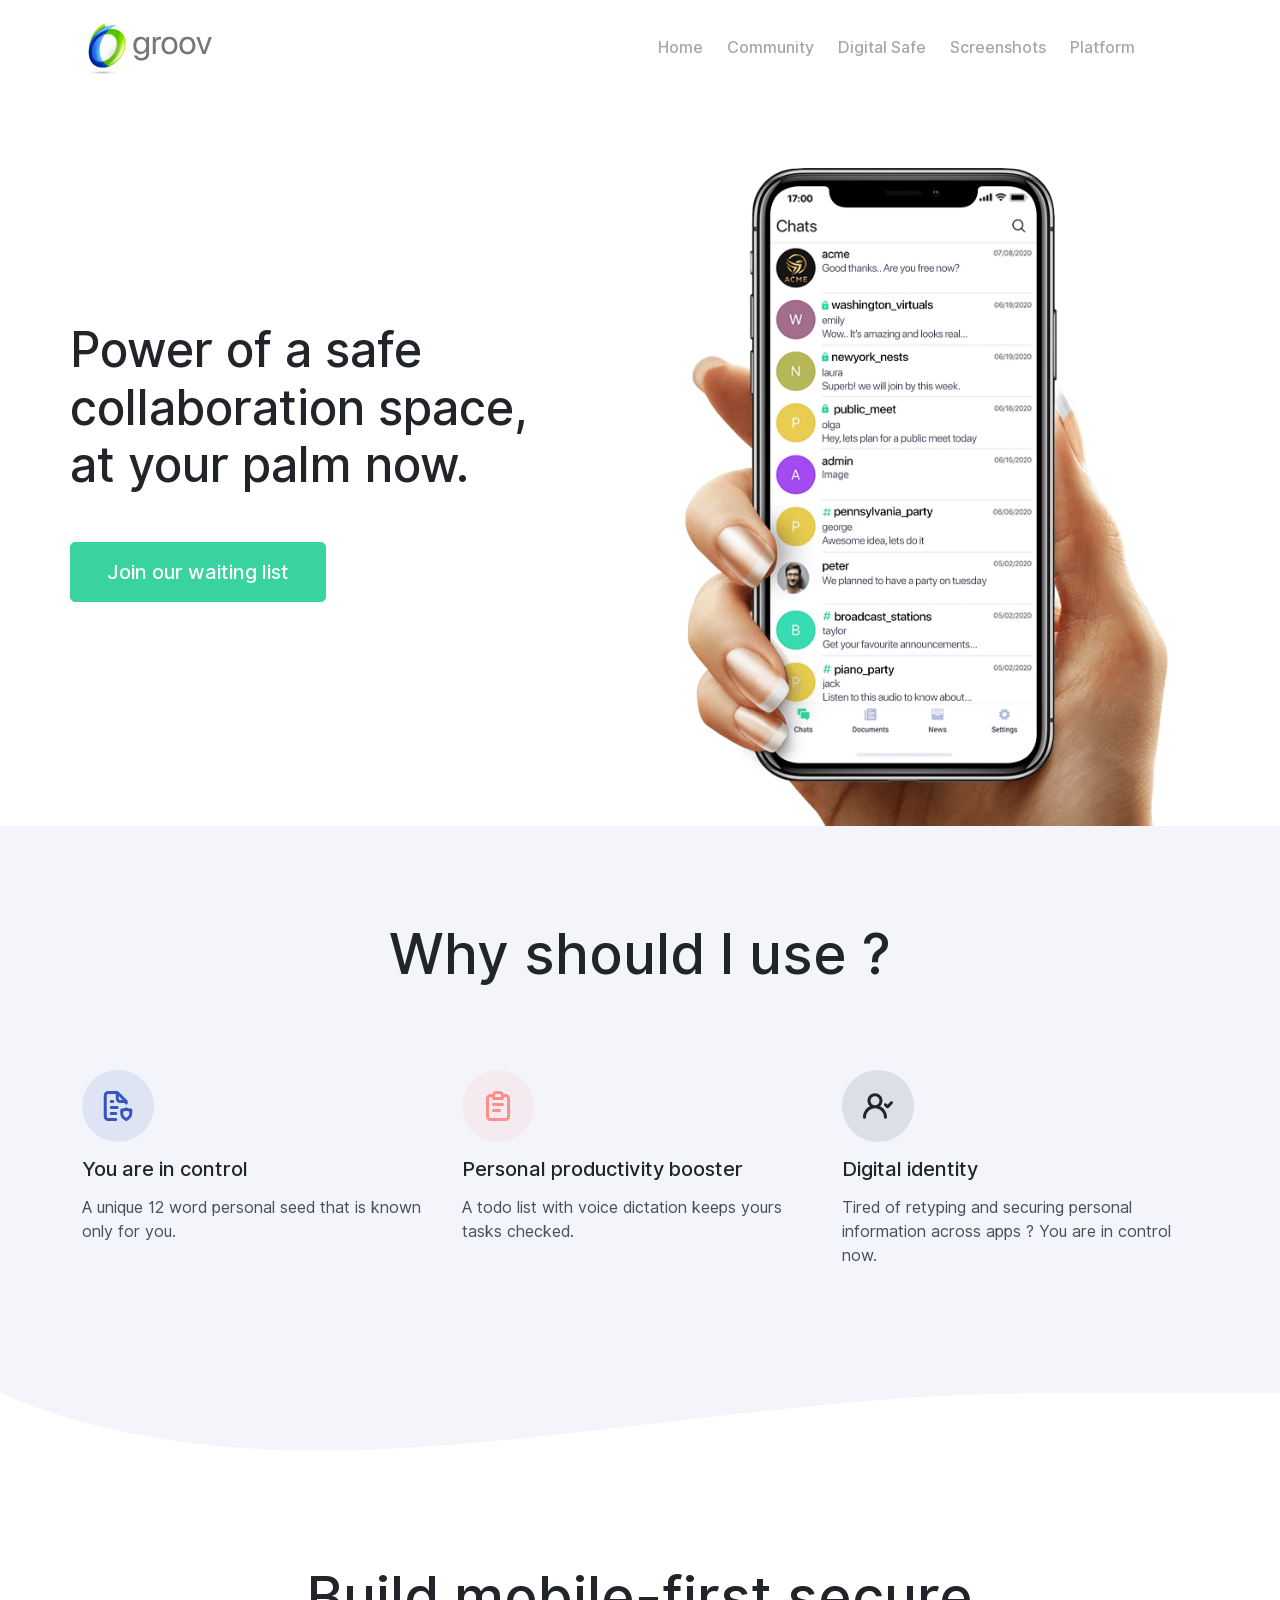
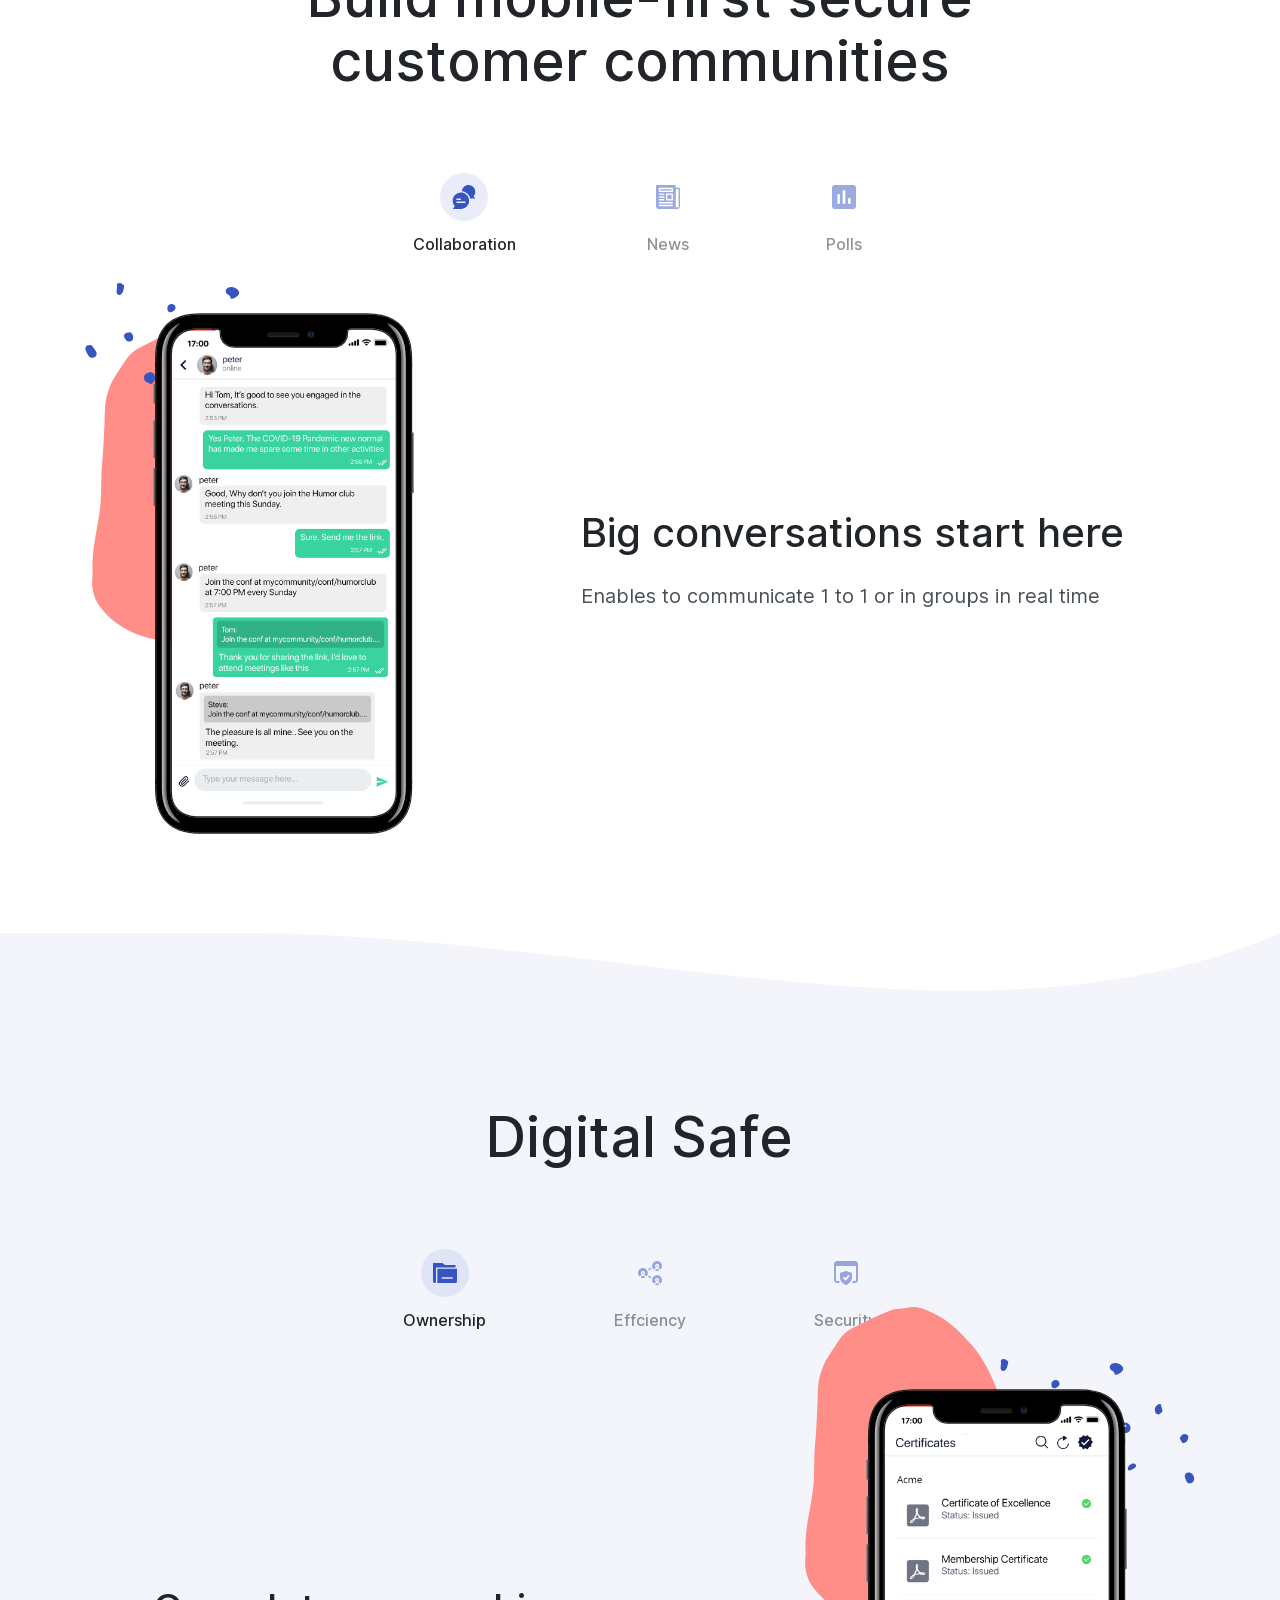
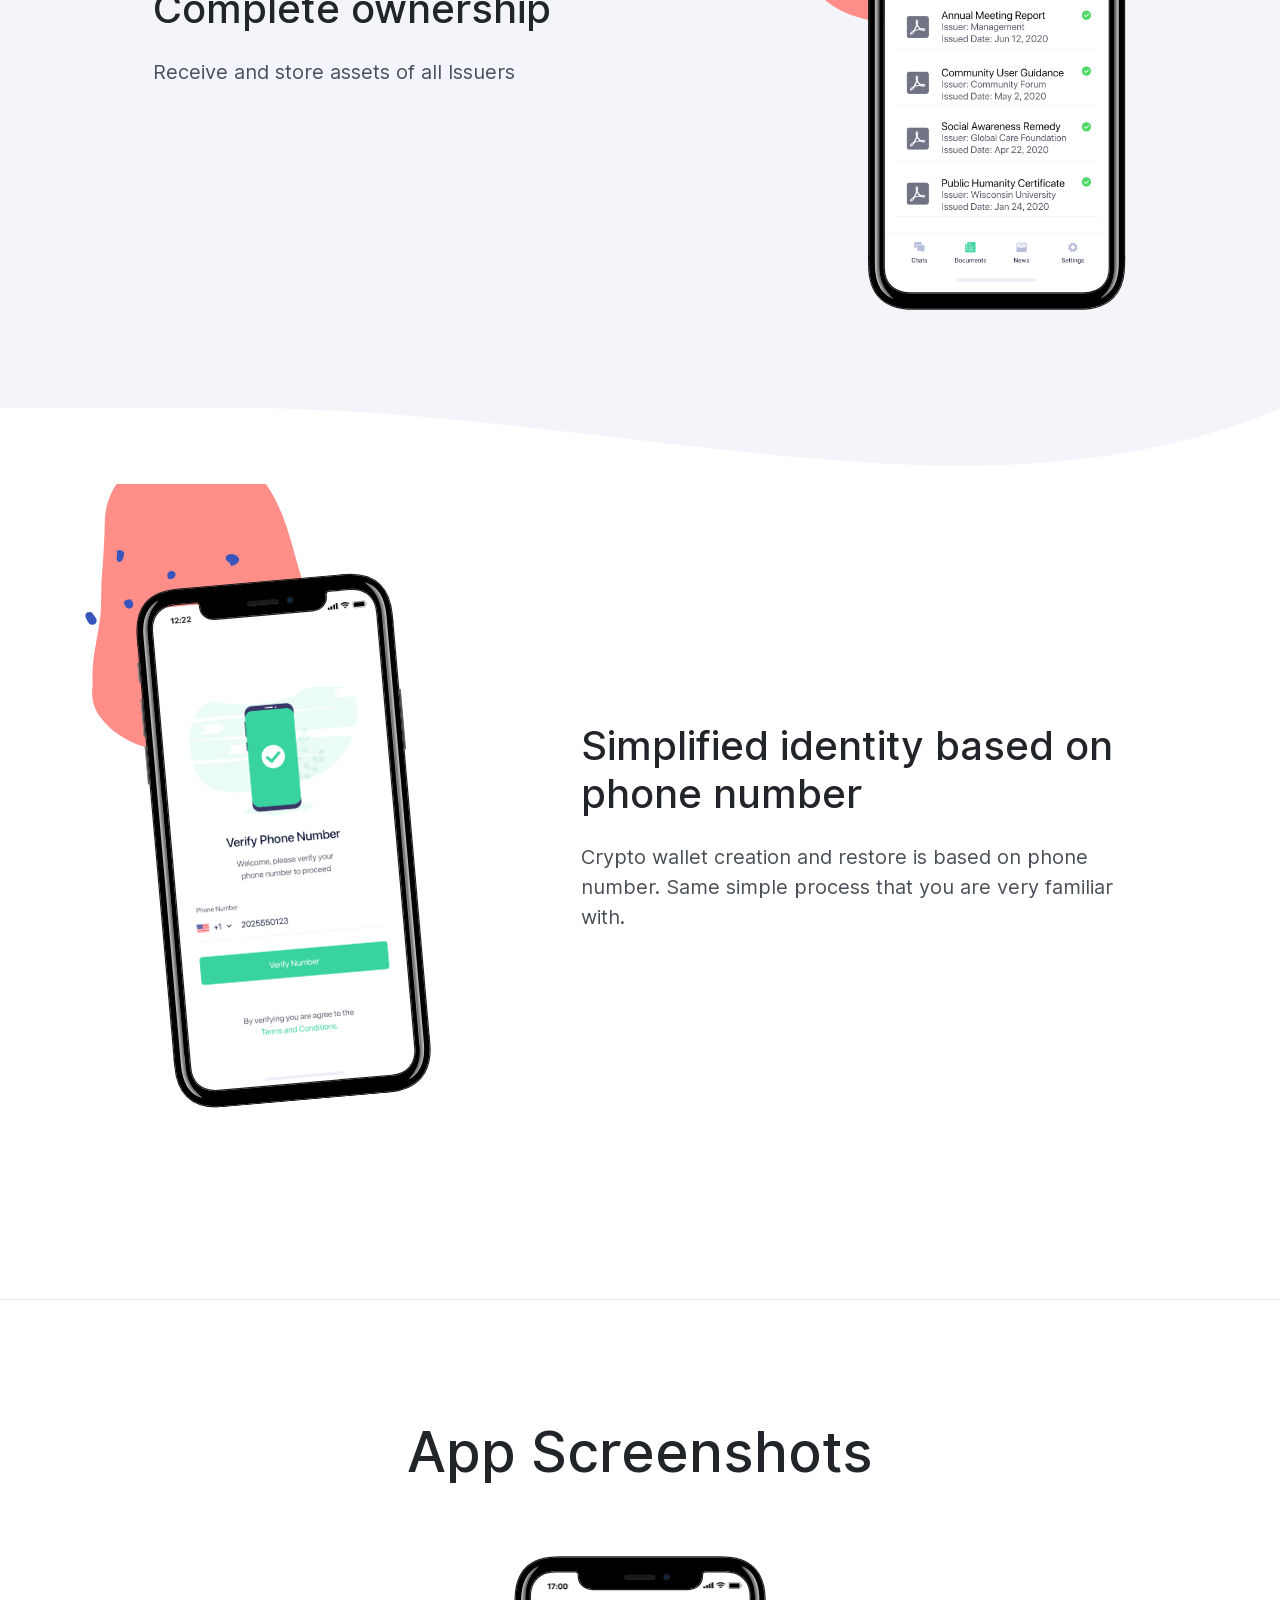
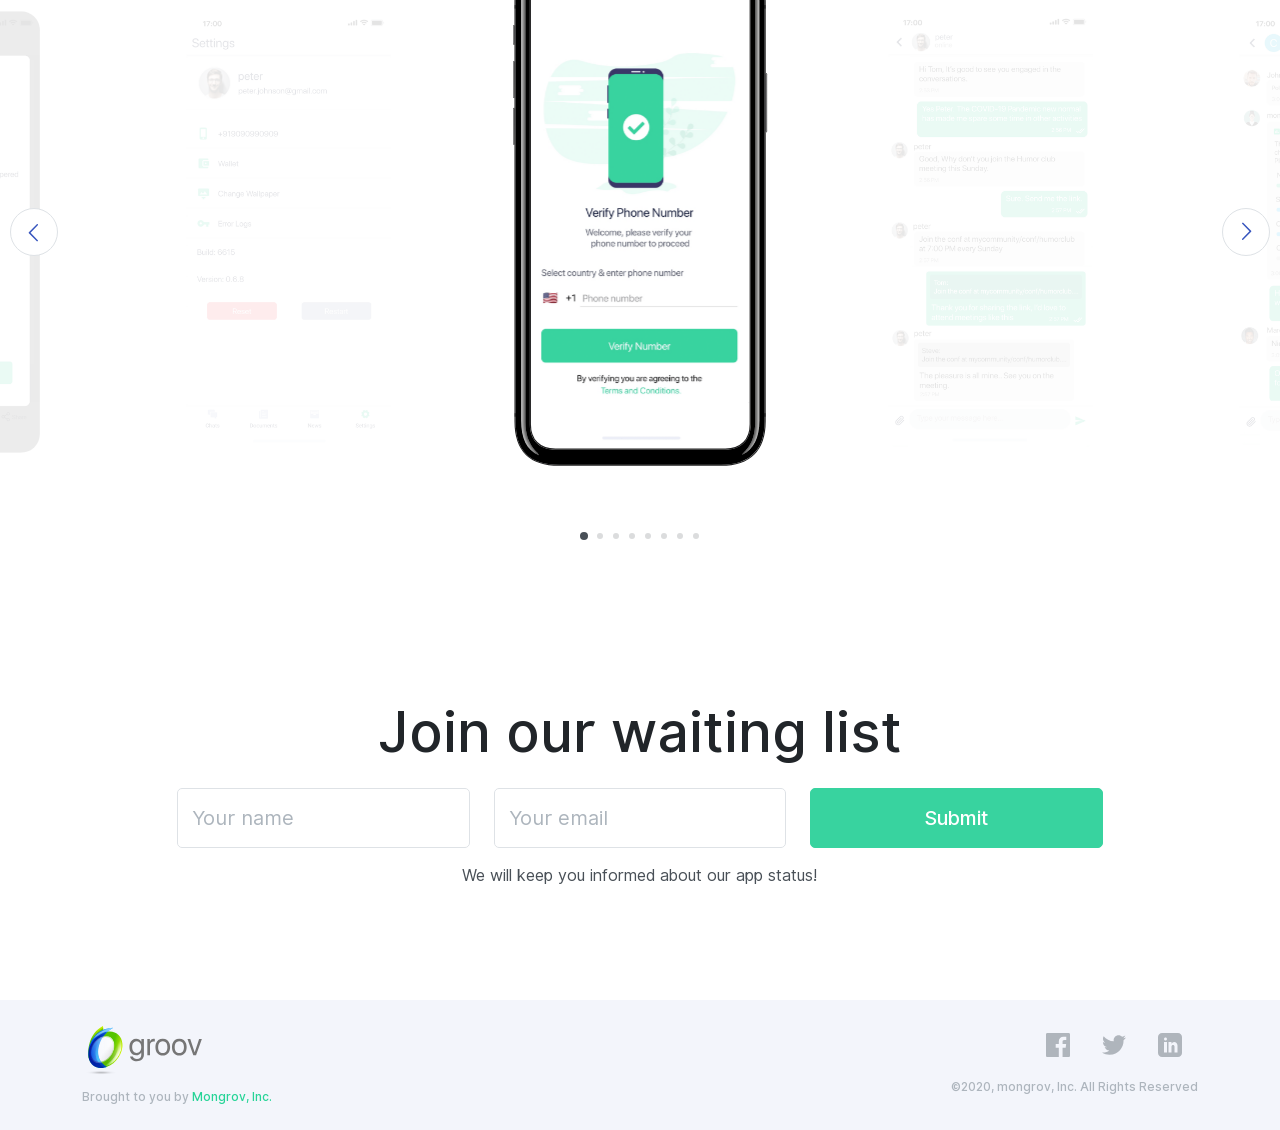
<file: index-demo.html>
<!doctype html>
<html lang="en">

  <head>
    <meta charset="utf-8">
    <title>Groov - Home - Power of a safe collaboration space, at your palm now.</title>
    <meta name="viewport" content="width=device-width, initial-scale=1.0">
    <meta name="description" content="Securing your digital assets has never been simpler - Receive, send & share documents, certificates, points with peace of mind">
    <meta name="keywords" content="best collaboration apps,best mobile wallet crypto,best team collaboration apps,best wallet for crypto,client engagement strategies,cloud based collaboration tools,cloud based collaboration,collaboration,applications,collaboration products,collaboration tool,collaborative document,collaborative productivity application,collaborative site,communication and collaboration tools,community engagement,consumer engagement marketing,content collaboration system,crypto wallet,cryptocurrency wallet list,customer engagement,customer engagement analytics,customer engagement process,design collaboration tools,digital currency wallet,engagement platform,free collaboration apps,free crypto wallet,increase customer engagement,mobile app engagement,most secure crypto wallet,network collaboration tools,online community engagement,online cryptocurrency wallet,online customer engagement,online document collaboration,online team collaboration,online wallet crypto,open source crypto wallet,polls,project collaboration apps,real time document collaboration,rewards,secure crypto wallet,secure document exchange,security document,the best crypto wallet,video collaboration app,web based collaboration tools,web collaboration tools,work collaboration tools,workplace collaboration tools,digital identity,document sharing,document security,messenger app,chat app,shared docs" />

    <link href="assets/css/loaders/loader-typing.css" rel="stylesheet" type="text/css" media="all" />
    <!-- <link href="assets/css/theme-mobile-app.css" rel="stylesheet" type="text/css" media="all" /> -->
    <link href="assets/css/theme.css" rel="stylesheet" type="text/css" media="all" />
    <link rel="preload" as="font" href="assets/fonts/Inter-UI-upright.var.woff2" type="font/woff2" crossorigin="anonymous">
    <link rel="preload" as="font" href="assets/fonts/Inter-UI.var.woff2" type="font/woff2" crossorigin="anonymous">
    
    <link rel="icon" type="image/png" href="assets/img/groov/favicon.ico">
    <link rel="apple-touch-icon" sizes="180x180" href="assets/img/groov/apple-touch-icon.png">
    <link rel="icon" type="image/png" sizes="32x32" href="assets/img/groov/favicon-32x32.png">
    <link rel="icon" type="image/png" sizes="16x16" href="assets/img/groov/favicon-16x16.png">
    <link rel="icon" type="image/png" sizes="48x48" href="assets/img/groov/favicon-48x48.png">
    <link rel="apple-touch-icon" sizes="57x57" href="assets/img/groov/apple-icon-57x57.png">
    <link rel="apple-touch-icon" sizes="60x60" href="assets/img/groov/apple-icon-60x60.png">
    <link rel="apple-touch-icon" sizes="72x72" href="assets/img/groov/apple-icon-72x72.png">
    <link rel="apple-touch-icon" sizes="76x76" href="assets/img/groov/apple-icon-76x76.png">
    <link rel="apple-touch-icon" sizes="114x114" href="assets/img/groov/apple-icon-114x114.png">
    <link rel="apple-touch-icon" sizes="120x120" href="assets/img/groov/apple-icon-120x120.png">
    <link rel="apple-touch-icon" sizes="144x144" href="assets/img/groov/apple-icon-144x144.png">
    <link rel="apple-touch-icon" sizes="152x152" href="assets/img/groov/apple-icon-152x152.png">
    <link rel="apple-touch-icon" sizes="180x180" href="assets/img/groov/apple-icon-180x180.png">
    <link rel="icon" type="image/png" sizes="192x192"  href="assets/img/groov/android-icon-192x192.png">
    <link rel="icon" type="image/png" sizes="96x96" href="assets/img/groov/favicon-96x96.png">


  </head>
  
  <body>
    <div class="loader">
      <div class="loading-animation"></div>
    </div>
    <div class="navbar-container overflow-hidden ">
      <nav class="navbar navbar-expand-lg justify-content-between navbar-light border-bottom-0 bg-white" data-sticky="top">
        <div class="container">
          <div class="col flex-fill px-0 d-flex justify-content-between">
            <a class="navbar-brand mr-0 fade-page" href="index.html">
              <img src="assets/img/groov/logo.svg" alt="Groov" style="width: 130px;">
            </a>
            <button class="navbar-toggler" type="button" data-toggle="collapse" data-target=".navbar-collapse" aria-expanded="false" aria-label="Toggle navigation">
              <svg class="icon" width="24" height="24" viewBox="0 0 24 24" fill="none" xmlns="http://www.w3.org/2000/svg">
                <path d="M3 17C3 17.5523 3.44772 18 4 18H20C20.5523 18 21 17.5523 21 17V17C21 16.4477 20.5523 16 20 16H4C3.44772 16 3 16.4477 3 17V17ZM3 12C3 12.5523 3.44772 13 4 13H20C20.5523 13 21 12.5523 21 12V12C21 11.4477 20.5523 11 20 11H4C3.44772 11 3 11.4477 3 12V12ZM4 6C3.44772 6 3 6.44772 3 7V7C3 7.55228 3.44772 8 4 8H20C20.5523 8 21 7.55228 21 7V7C21 6.44772 20.5523 6 20 6H4Z"
                fill="#212529" />
              </svg>
            </button>
          </div>
          <div class="collapse navbar-collapse col px-0 px-lg-2 flex-fill">
            <div class="py-2 py-lg-0">
              <ul class="navbar-nav">
                <li class="nav-item dropdown">
                  <a href="#" class="nav-link dropdown-toggle" data-toggle="dropdown-grid" aria-expanded="false" aria-haspopup="true">Home</a>
                </li>
                <li class="nav-item dropdown">
                  <a href="#documents" class="nav-link dropdown-toggle" data-toggle="dropdown-grid" aria-expanded="false" aria-haspopup="true">Community</a>
                </li>
                <li class="nav-item dropdown">
                  <a href="#digital-safe" class="nav-link dropdown-toggle" data-toggle="dropdown-grid" aria-expanded="false" aria-haspopup="true">Digital Safe</a>
                </li>
                
                <li class="nav-item dropdown">
                  <a href="#screenshot" class="nav-link dropdown-toggle" data-toggle="dropdown-grid" aria-expanded="false" aria-haspopup="true">Screenshots</a>
                </li>
                <li class="nav-item dropdown">
                  <a href="https://groov.one/" class="nav-link dropdown-toggle" data-toggle="dropdown-grid" aria-expanded="false" aria-haspopup="true">Platform</a>
                </li>
              </ul>
            </div>
          </div>
        </div>
      </nav>
    </div>

    <section class="pb-0 pt-5 pt-lg-6 overflow-hidden">
      <div class="container">
        <div class="row align-items-center justify-content-between text-center text-md-left">
          <div class="col-lg-6 col-xl-5 pb-6 px-md-6 px-lg-0">
            <h1 class="fs-3rem">Power of a safe collaboration space, 
              at your palm now.</h1>
            <a href="#waiting-list" class="btn btn-primary btn-lg mt-3">Join our waiting list</a>
            <!-- <div class="d-flex mt-4">
              <a data-fancybox href="https://www.youtube.com/watch?v=PJj_hZ68uts" class="d-flex align-items-center">
                <span class="btn btn-primary btn-round btn-sm">
                  <svg class="icon" width="24px" height="24px" viewBox="0 0 24 24" version="1.1" xmlns="http://www.w3.org/2000/svg" xmlns:xlink="http://www.w3.org/1999/xlink">
                    <title>Icon For Play</title>
                    <g stroke="none" stroke-width="1" fill="none" fill-rule="evenodd">
                      <rect opacity="0" x="0" y="0" width="24" height="24"></rect>
                      <path d="M9.82866499,18.2771971 L16.5693679,12.3976203 C16.7774696,12.2161036 16.7990211,11.9002555 16.6175044,11.6921539 C16.6029128,11.6754252 16.5872233,11.6596867 16.5705402,11.6450431 L9.82983723,5.72838979 C9.62230202,5.54622572 9.30638833,5.56679309 9.12422426,5.7743283 C9.04415337,5.86555116 9,5.98278612 9,6.10416552 L9,17.9003957 C9,18.1765381 9.22385763,18.4003957 9.5,18.4003957 C9.62084305,18.4003957 9.73759731,18.3566309 9.82866499,18.2771971 Z"
                      fill="#000000"></path>
                    </g>
                  </svg>
                </span>
                <span class="text-small ml-2 text-green">Watch the video</span>
              </a>
            </div> -->
          </div>
          <div class="col-lg-6">
            <div class="row justify-content-center">
              <div class="col-lg-12 col-12 mt-4 mt-lg-0 px-md-4 px-0">
                <img src="assets/img/groov/mobile-app-1.png" alt="Image" data-aos="fade-left">
              </div>
            </div>
          </div>
        </div>
      </div>
    </section>
    
    <section class="bg-primary-alt has-divider overflow-hidden">
      <div class="container">
        <h2 class="display-4 mx-xl-6 text-center">Why should I use ? </h2>
        <div class="row mt-4 pt-5 text-center text-md-left">
          <div class="col-md-4 mb-2" data-aos="fade-up" data-aos-delay="100">
            <div class="icon-round  m-auto ml-md-0 icon bg-primary">
              <svg class="icon bg-primary" width="24" height="24" viewBox="0 0 24 24" version="1.1" xmlns="http://www.w3.org/2000/svg" xmlns:xlink="http://www.w3.org/1999/xlink" xml:space="preserve" xmlns:serif="http://www.serif.com/" style="fill-rule:evenodd;clip-rule:evenodd;stroke-linejoin:round;stroke-miterlimit:1.41421;">
                <path d="M10.5,20L5.5,20C4.951,20 4.5,19.549 4.5,19L4.5,5C4.5,4.451 4.951,4 5.5,4L10.5,4L10.5,7C10.5,8.646 11.854,10 13.5,10L16.5,10C16.5,10.549 16.951,11 17.5,11C18.049,11 18.5,10.549 18.5,10L18.5,9L18.5,8.94C18.49,8.848 18.469,8.758 18.44,8.67L18.44,8.58C18.392,8.477 18.328,8.383 18.25,8.3L12.25,2.3C12.167,2.222 12.073,2.158 11.97,2.11C11.94,2.106 11.91,2.106 11.88,2.11L11.56,2L5.5,2C3.854,2 2.5,3.354 2.5,5L2.5,19C2.5,20.646 3.854,22 5.5,22L10.5,22C11.049,22 11.5,21.549 11.5,21C11.5,20.451 11.049,20 10.5,20ZM12.5,5.41L15.09,8L13.5,8C12.951,8 12.5,7.549 12.5,7L12.5,5.41ZM7.5,8C6.951,8 6.5,8.451 6.5,9C6.5,9.549 6.951,10 7.5,10L8.5,10C9.049,10 9.5,9.549 9.5,9C9.5,8.451 9.049,8 8.5,8L7.5,8ZM21.13,13.86C20.895,13.67 20.586,13.596 20.29,13.66C19.524,13.821 18.724,13.651 18.09,13.19C17.74,12.934 17.26,12.934 16.91,13.19C16.276,13.649 15.476,13.82 14.71,13.66C14.641,13.645 14.57,13.638 14.5,13.638C13.951,13.638 13.5,14.089 13.5,14.638C13.5,14.645 13.5,14.653 13.5,14.66L13.5,17C13.497,18.45 14.18,19.82 15.34,20.69L16.9,21.8C17.255,22.066 17.745,22.066 18.1,21.8L19.66,20.64C20.806,19.78 21.487,18.433 21.5,17L21.5,14.63C21.498,14.331 21.362,14.048 21.13,13.86ZM19.5,17C19.51,17.814 19.14,18.587 18.5,19.09L17.5,19.81L16.5,19.09C15.86,18.587 15.49,17.814 15.5,17L15.5,15.72C16.199,15.689 16.883,15.501 17.5,15.17C18.117,15.501 18.801,15.689 19.5,15.72L19.5,17ZM10.5,16.05L7.5,16.05C6.951,16.05 6.5,16.501 6.5,17.05C6.5,17.599 6.951,18.05 7.5,18.05L10.5,18.05C11.049,18.05 11.5,17.599 11.5,17.05C11.5,16.501 11.049,16.05 10.5,16.05ZM11.5,12.05L7.5,12.05C6.951,12.05 6.5,12.501 6.5,13.05C6.5,13.599 6.951,14.05 7.5,14.05L11.5,14.05C12.049,14.05 12.5,13.599 12.5,13.05C12.5,12.501 12.049,12.05 11.5,12.05Z" ></path>
              </svg>
            </div>
            <h5 class="mt-2">You are in control</h5>
            <p>
              A unique 12 word personal seed that is known only for you.
            </p>
          </div>
          <div class="col-md-4 mb-2" data-aos="fade-up" data-aos-delay="200">
            <div class="icon-round m-auto ml-md-0 icon bg-primary-2">
              <svg class="icon" width="58" height="58" viewBox="0 0 24 24" version="1.1" xmlns="http://www.w3.org/2000/svg" xmlns:xlink="http://www.w3.org/1999/xlink" xml:space="preserve" xmlns:serif="http://www.serif.com/" style="fill-rule:evenodd;clip-rule:evenodd;stroke-linejoin:round;stroke-miterlimit:1.41421;">
                <path d="M13,14L9,14C8.451,14 8,14.451 8,15C8,15.549 8.451,16 9,16L13,16C13.549,16 14,15.549 14,15C14,14.451 13.549,14 13,14ZM17,4L15.82,4C15.398,2.807 14.265,2.004 13,2L11,2C9.735,2.004 8.602,2.807 8.18,4L7,4C5.354,4 4,5.354 4,7L4,19C4,20.646 5.354,22 7,22L17,22C18.646,22 20,20.646 20,19L20,7C20,5.354 18.646,4 17,4ZM10,5C10,4.451 10.451,4 11,4L13,4C13.549,4 14,4.451 14,5L14,6L10,6L10,5ZM18,19C18,19.549 17.549,20 17,20L7,20C6.451,20 6,19.549 6,19L6,7C6,6.451 6.451,6 7,6L8,6L8,7C8,7.549 8.451,8 9,8L15,8C15.549,8 16,7.549 16,7L16,6L17,6C17.549,6 18,6.451 18,7L18,19ZM15,10L9,10C8.451,10 8,10.451 8,11C8,11.549 8.451,12 9,12L15,12C15.549,12 16,11.549 16,11C16,10.451 15.549,10 15,10Z" style="fill:#FF8E88; fill-rule: nonzero"></path>
              </svg>
            </div>
            <h5 class="mt-2">Personal productivity booster</h5>
            <p>
              A todo list with voice dictation keeps yours tasks checked.
            </p>
          </div>
          <div class="col-md-4 mb-2" data-aos="fade-up" data-aos-delay="300">
            <div class="icon-round m-auto ml-md-0 icon bg-primary-3">
              <svg class="icon" width="58" height="58" viewBox="0 0 24 24" version="1.1" xmlns="http://www.w3.org/2000/svg" xmlns:xlink="http://www.w3.org/1999/xlink" xml:space="preserve" xmlns:serif="http://www.serif.com/" style="fill-rule:evenodd;clip-rule:evenodd;stroke-linejoin:round;stroke-miterlimit:1.41421;">
                <path d="M13.3,12.22C14.379,11.286 15,9.927 15,8.5C15,5.757 12.743,3.5 10,3.5C7.257,3.5 5,5.757 5,8.5C5,9.927 5.621,11.286 6.7,12.22C3.846,13.512 2.003,16.367 2,19.5C2,20.049 2.451,20.5 3,20.5C3.549,20.5 4,20.049 4,19.5C4,16.208 6.708,13.5 10,13.5C13.292,13.5 16,16.208 16,19.5C16,20.049 16.451,20.5 17,20.5C17.549,20.5 18,20.049 18,19.5C17.997,16.367 16.154,13.512 13.3,12.22ZM10,11.5C8.354,11.5 7,10.146 7,8.5C7,6.854 8.354,5.5 10,5.5C11.646,5.5 13,6.854 13,8.5C13,10.146 11.646,11.5 10,11.5ZM21.71,9.13C21.522,8.941 21.267,8.834 21,8.834C20.733,8.834 20.478,8.941 20.29,9.13L18.29,11.13L17.67,10.5C17.482,10.311 17.227,10.204 16.96,10.204C16.693,10.204 16.438,10.311 16.25,10.5C15.865,10.887 15.865,11.523 16.25,11.91L17.59,13.25C17.977,13.635 18.613,13.635 19,13.25L21.67,10.58C21.881,10.39 22.002,10.12 22.002,9.836C22.002,9.571 21.897,9.317 21.71,9.13Z" style="fill:rgb(36, 36, 36);fill-rule:nonzero;"></path>
              </svg>
            </div>
            <h5 class="mt-2">Digital identity</h5>
            <p>
              Tired of retyping and securing personal information across apps ? You are in control now.
            </p>
          </div>
        </div>
      </div>
      <div class="divider">
        <svg class="bg-primary-1" width="100%" height="100%" version="1.1" viewbox="0 0 100 100" xmlns="http://www.w3.org/2000/svg" xmlns:xlink="http://www.w3.org/1999/xlink" preserveAspectRatio="none">
          <path d="M0,0 C6.83050094,50 15.1638343,75 25,75 C41.4957514,75 62.4956597,0 81.2456597,0 C93.7456597,0 99.9971065,0 100,0 L100,100 L0,100" fill="#ffffff"></path>
        </svg>
      </div>
    </section>

    <section class="has-divider bg-primary-1 overflow-hidden" id="tasks" >
        <div class="container">
          <div class="row justify-content-center text-center mb-5">
            <div class="col-xl-10 col-lg-9">
              <h2 class="display-4 mx-xl-6">Build mobile-first secure customer communities</h2>
            </div>
          </div>
          <div class="row justify-content-center mb-5">
            <div class="col-xl-11">
              <ul class="nav justify-content-center" role="tablist">
                <li class="nav-item mx-5 text-center">
                  <a class="nav-link active" href="#saas-tab-1" data-toggle="tab" role="tab" aria-controls="saas-tab-1" aria-selected="true">
                    <div class="icon-round icon-round-sm bg-primary">
                        <svg class="icon bg-primary" id="Capa_1" enable-background="new 0 0 512 512" height="512" viewBox="0 0 512 512" width="512" xmlns="http://www.w3.org/2000/svg"><g><path d="m497 143.328c0-79.158-64.133-143.328-143.25-143.328-75.53 0-137.42 58.504-142.858 132.695 86.412 8.738 157.214 71.027 178.066 153.961h108.042l-36.119-48.184c22.474-25.312 36.119-58.635 36.119-95.144z"/><path d="m205.778 162.33c-103.051-9.082-190.778 71.941-190.778 174.496 0 44.625 16.682 85.34 44.144 116.272l-44.144 58.902h175.083c96.69 0 175.084-78.425 175.084-175.174 0-91.068-69.656-166.519-159.389-174.496zm-111.195 126.727h95.5v31.867h-95.5zm191.001 95.602h-191.001v-31.867h191.001z"/></g></svg>
                    </div>
                    Collaboration
                  </a>
                </li>
                <li class="nav-item mx-5 text-center">
                  <a class="nav-link" href="#saas-tab-2" data-toggle="tab" role="tab" aria-controls="saas-tab-2" aria-selected="false">
                    <div class="icon-round icon-round-sm bg-primary">
                        <svg class="icon bg-primary" version="1.1" id="Layer_1" xmlns="http://www.w3.org/2000/svg" xmlns:xlink="http://www.w3.org/1999/xlink" x="0px" y="0px"
                        viewBox="0 0 512 512" style="enable-background:new 0 0 512 512;" xml:space="preserve">
                   <g>
                       <g>
                           <rect x="90" y="90" width="242" height="30"/>
                       </g>
                   </g>
                   <g>
                       <g>
                           <rect x="242" y="210" width="90" height="90"/>
                       </g>
                   </g>
                   <g>
                       <g>
                           <path d="M497,60h-75V15c0-8.291-6.709-15-15-15H15C6.709,0,0,8.709,0,17v435c0,33.091,26.909,60,60,60c154.816,0,245.951,0,392,0
                               c33.091,0,60-26.909,60-60V75C512,66.709,505.291,60,497,60z M347,452H75c-19.773,0-19.854-30,0-30h272
                               C366.773,422,366.854,452,347,452z M347,392H75c-19.773,0-19.854-30,0-30h272C366.773,362,366.854,392,347,392z M75,240h90
                               c19.773,0,19.854,30,0,30H75C55.227,270,55.146,240,75,240z M75,180h90c19.773,0,19.854,30,0,30H75C55.227,210,55.146,180,75,180z
                                M75,300h90c19.773,0,19.854,30,0,30H75C55.227,330,55.146,300,75,300z M362,315c0,8.291-6.709,15-15,15H227
                               c-8.291,0-15-6.709-15-15V195c0-8.291,6.709-15,15-15h120c8.291,0,15,6.709,15,15V315z M362,135c0,8.291-6.709,15-15,15H75
                               c-8.291,0-15-6.709-15-15V75c0-8.291,6.709-15,15-15h272c8.291,0,15,6.709,15,15V135z M482,452c0,39.64-60,39.647-60,0
                               c0-137.564,0-225.046,0-362h60V452z"/>
                       </g>
                   </g>
                   </svg>
                    </div>
                    News
                  </a>
                </li>
                <li class="nav-item mx-5 text-center">
                  <a class="nav-link" href="#saas-tab-3" data-toggle="tab" role="tab" aria-controls="saas-tab-3" aria-selected="false">
                    <div class="icon-round icon-round-sm bg-primary">
                        <svg class="icon bg-primary" version="1.1" id="Capa_1" xmlns="http://www.w3.org/2000/svg" xmlns:xlink="http://www.w3.org/1999/xlink" x="0px" y="0px"
                        viewBox="0 0 384 384" style="enable-background:new 0 0 384 384;" xml:space="preserve">
                   <g>
                       <g>
                           <path d="M341.333,0H42.667C19.093,0,0,19.093,0,42.667v298.667C0,364.907,19.093,384,42.667,384h298.667
                               C364.907,384,384,364.907,384,341.333V42.667C384,19.093,364.907,0,341.333,0z M128,298.667H85.333V149.333H128V298.667z
                                M213.333,298.667h-42.667V85.333h42.667V298.667z M298.667,298.667H256v-85.333h42.667V298.667z"/>
                       </g>
                   </g>
                   </svg>
                    </div>
                    Polls
                  </a>
                </li>
              </ul>
            </div>
          </div>
          <div class="row justify-content-center">
            <div class="col-xl-12" data-aos="fade-up">
              <div class="tab-content">
                <div class="tab-pane fade show active" id="saas-tab-1" role="tabpanel" aria-labelledby="saas-tab-1">
                    <div class="row align-items-center justify-content-around text-center text-md-left">
                        <div class="col-xl-3 col-lg-4 col-md-3 d-flex mb-5 mb-md-0" data-aos="fade-left">
                          <div class="row justify-content-center">
                            <div class="col-8 col-md">
                              <div class="mobile-screenshot layer-2">
                                <img src="assets/img/groov/groov-chat.png" alt="Screenshot">
                                <img src="assets/img/groov/iphone-xr.svg" alt="iPhone XR">
                              </div>
                              <div class="decoration-wrapper d-none d-md-block">
                                <div class="decoration middle-y scale-2" data-jarallax-element="40">
                                  <svg class="bg-primary-2" width="122" height="159" viewBox="0 0 122 159" fill="none" xmlns="http://www.w3.org/2000/svg">
                                    <path d="M43.3108 158.858C40.6218 158.483 36.6428 158.086 32.7288 157.341C28.0118 156.445 23.4148 155.108 19.0668 152.959C13.3088 150.112 8.31079 146.303 4.40679 141.229C1.07479 136.896 -0.380207 131.883 0.168793 126.365C0.270793 125.334 0.340783 124.288 0.285783 123.256C-0.0442177 116.983 0.760791 110.818 1.89479 104.67C2.70679 100.272 3.49979 95.862 4.07279 91.428C4.44979 88.507 4.4598 85.534 4.5568 82.582C4.6658 79.229 4.61579 75.872 4.77379 72.522C4.90479 69.731 5.29379 66.952 5.46479 64.162C5.76579 59.223 6.00778 54.28 6.23578 49.337C6.36878 46.465 6.29779 43.579 6.54479 40.719C7.07379 34.544 9.1428 28.896 12.6698 23.781C14.2108 21.548 15.6228 19.227 17.1598 16.992C18.8648 14.51 21.0678 12.511 23.7648 11.197C30.0168 8.15502 36.1088 4.77203 42.6608 2.36703C44.1038 1.83703 45.5008 1.46702 47.0728 1.48202C48.7348 1.50002 50.4318 1.28303 52.0588 0.923029C55.2108 0.226028 58.0978 1.07101 60.9238 2.23501C68.2928 5.27001 74.5858 9.82801 79.8258 15.839C80.9798 17.163 82.2148 18.418 83.3938 19.721C86.5828 23.239 89.0248 27.236 91.2488 31.423C96.8208 41.91 99.6038 53.347 102.804 64.644C105.115 72.806 107.562 80.9 111.333 88.547C114.78 95.535 117.247 102.858 118.53 110.582C118.96 113.166 120.063 115.631 120.661 118.195C121.202 120.518 121.557 122.894 121.825 125.265C121.938 126.265 121.669 127.325 121.479 128.339C120.834 131.806 118.846 134.257 115.741 135.874C110.286 138.716 104.977 141.846 99.1958 144.04C97.4068 144.719 95.6798 145.578 93.9658 146.436C89.2058 148.816 84.1218 150.163 78.9738 151.382C75.4778 152.21 72.0718 153.404 68.5888 154.305C63.9498 155.505 59.3098 156.744 54.6098 157.651C51.3318 158.284 47.9488 158.387 43.3108 158.858Z"
                                    fill="black" />
                                  </svg>
              
                                </div>
                                <div class="decoration left top scale-2">
                                  <svg class="bg-primary" width="114" height="64" viewBox="0 0 114 64" fill="none" xmlns="http://www.w3.org/2000/svg">
                                    <path d="M73.32 8.86801C73.459 7.62901 72.664 7.25601 71.906 6.76901C70.867 6.10101 70.59 5.277 71.031 4.345C71.222 3.945 71.58 3.52399 71.969 3.33499C73.746 2.47299 76.209 3.20301 77.276 4.85901C77.698 5.51701 77.764 6.25802 77.266 6.87702C76.352 8.01402 75.258 8.90001 73.32 8.86801Z"
                                    fill="black" />
                                    <path d="M33.5251 51.6231C32.8901 51.3521 32.2261 51.1311 31.6251 50.7981C30.5961 50.2291 29.8591 49.4331 29.9791 48.1321C30.0831 46.9981 31.0281 46.0351 32.3131 45.7621C32.5471 45.7121 32.7801 45.6531 33.0181 45.6251C34.1571 45.4901 34.8851 45.9071 35.2481 46.9691C35.5371 47.8111 35.6291 48.6821 35.3671 49.5591C35.1191 50.3861 34.8261 50.7141 33.5251 51.6231Z"
                                    fill="black" />
                                    <path d="M3.47102 38.293C3.28302 38.205 2.79302 38.133 2.59002 37.854C1.75002 36.698 0.916028 35.502 0.709028 34.047C0.582028 33.168 1.12103 32.389 1.85003 32.159C2.72303 31.885 3.61003 31.74 4.24803 32.605C4.86303 33.436 5.44502 34.295 5.98002 35.179C6.42302 35.909 6.49802 36.75 5.98002 37.446C5.43202 38.186 4.63102 38.556 3.47102 38.293Z"
                                    fill="black" />
                                    <path d="M67.549 22.483C67.445 22.721 67.2249 23.225 67.0039 23.7311C66.5509 24.7751 64.135 25.134 63.51 24.034C63.164 23.424 62.795 22.809 62.571 22.15C62.307 21.368 62.7659 20.481 63.5589 20.271C64.3169 20.071 65.121 19.966 65.907 19.967C67.271 19.969 67.865 20.8 67.549 22.483Z"
                                    fill="black" />
                                    <path d="M113.014 61.366C112.778 62.277 112.307 62.954 111.313 63.154C110.467 63.323 109.659 63.007 109.295 62.258C108.984 61.621 108.719 60.96 108.49 60.29C108.24 59.564 108.351 58.879 108.888 58.29C109.443 57.681 110.148 57.632 110.87 57.811C112.268 58.155 113.34 59.966 113.014 61.366Z"
                                    fill="black" />
                                    <path d="M77.145 37.633C77.024 37.16 77.006 36.559 76.731 36.115C76.016 34.961 76.557 34.14 77.311 33.351C77.944 32.688 78.721 32.651 79.52 32.996C80.547 33.439 81.223 34.154 81.262 35.35C81.305 36.698 80.594 37.668 79.283 37.959C78.568 38.118 77.859 38.126 77.145 37.633ZM79.16 34.699C79.01 34.366 78.969 34.112 78.818 33.978C78.531 33.719 78.056 33.958 77.957 34.434C77.918 34.622 78.053 34.848 78.107 35.057C78.438 34.945 78.768 34.833 79.16 34.699Z"
                                    fill="black" />
                                    <path d="M20.1408 2.24493C19.9418 3.29493 19.8318 4.24094 19.5608 5.13894C19.4088 5.63894 19.0378 6.10193 18.6738 6.49993C18.2758 6.93693 17.7188 7.04993 17.1448 6.84093C16.5428 6.62293 16.3168 6.10692 16.2898 5.53292C16.2688 5.06392 16.3778 4.58994 16.4228 4.11794C16.4678 3.64594 16.5828 3.16294 16.5228 2.70394C16.4528 2.16194 16.1598 1.58792 16.8118 1.25292C17.4618 0.918921 18.1768 0.801922 18.8448 1.22292C19.2418 1.47292 19.5878 1.80293 20.1408 2.24493Z"
                                    fill="black" />
                                    <path d="M23.2341 25.618C24.1191 26.151 24.435 26.944 24.58 27.828C24.73 28.752 24.307 29.665 23.58 30.052C22.793 30.472 22.0041 30.371 21.3551 29.843C20.8821 29.458 20.466 28.929 20.201 28.379C19.627 27.184 20.1251 26.191 21.4371 25.85C22.0351 25.693 22.6721 25.686 23.2341 25.618Z"
                                    fill="black" />
                                    <path d="M53.8851 37.898C53.8231 38.16 53.7891 38.316 53.7461 38.469C53.3441 39.94 52.426 40.185 51.365 39.093C51.033 38.751 50.7011 38.396 50.4451 37.997C49.6231 36.716 50.181 35.248 51.636 34.79C52.845 34.41 53.9041 35.085 53.9821 36.337C54.0181 36.89 53.9161 37.449 53.8851 37.898Z"
                                    fill="black" />
                                    <path d="M96.3362 23.504C96.6952 24.849 96.9922 25.958 97.3112 27.15C96.9012 27.557 96.5022 28.055 96.0062 28.419C95.2012 29.007 94.0222 28.583 93.6902 27.628C93.3722 26.714 93.1762 25.818 93.8382 24.92C94.4672 24.064 95.0642 23.255 96.3362 23.504Z" fill="black"
                                    />
                                    <path d="M107.16 42.976C106.738 42.19 106.299 41.369 105.873 40.572C106.926 38.66 107.978 38.166 109.469 38.85C110.057 39.12 110.299 39.577 110.153 40.205C109.954 41.068 109.678 41.916 108.983 42.514C108.492 42.935 107.914 43.205 107.16 42.976Z" fill="black"
                                    />
                                    <path d="M45.7482 13.598C45.4982 14.83 43.6893 15.898 42.5393 15.523C42.3933 15.475 42.2343 15.396 42.1313 15.286C41.5783 14.695 41.5333 12.985 42.0393 12.364C42.7253 11.522 44.2422 11.273 45.0762 11.93C45.6042 12.346 45.8182 12.954 45.7482 13.598Z" fill="black"
                                    />
                                    <path d="M62.6021 60.476C60.2951 60.503 60.295 60.503 60.123 59.02C60.377 58.64 60.6561 58.923 60.9351 58.978C61.4471 59.076 61.8301 58.914 62.1091 58.435C62.6521 57.508 62.67 57.518 63.929 57.089C64.077 57.409 64.3251 57.734 64.3701 58.084C64.4811 58.947 64.5461 59.822 64.5461 60.692C64.5461 61.367 64.2671 61.915 63.3231 62.044C63.0881 61.533 62.8401 60.995 62.6021 60.476Z"
                                    fill="black" />
                                    <path d="M84.02 54.013C84.163 54.756 83.719 55.267 83.211 55.602C82.498 56.072 81.695 56.422 80.899 56.745C80.362 56.963 79.821 56.411 79.895 55.8C80.032 54.663 80.752 53.941 81.704 53.484C82.557 53.073 83.383 53.232 84.02 54.013Z" fill="black" />
                                  </svg>
              
                                </div>
                              </div>
                            </div>
                          </div>
                        </div>
                        <div class="col-lg-6 col-md-8 d-flex flex-column justify-content-xl-between">
                          <div class="mb-4">
                            <h3 class="h1 mt-3">
                              Big conversations start here
                            </h3>
                            <p class="lead">
                              Enables to communicate 1 to 1 or in groups in real time
                            </p>
                          </div>
                        </div>
                      </div>
                </div>
                <div class="tab-pane fade" id="saas-tab-2" role="tabpanel" aria-labelledby="saas-tab-2">
                    <div class="row align-items-center justify-content-around text-center text-md-left">
                        <div class="col-xl-3 col-lg-4 col-md-3 d-flex mb-5 mb-md-0" data-aos="fade-right">
                          <div class="row justify-content-center">
                            <div class="col-8 col-md">
                              <div class="mobile-screenshot layer-2">
                                <img src="assets/img/groov/groov-news.png" alt="Screenshot">
                                <img src="assets/img/groov/iphone-xr.svg" alt="iPhone XR">
                              </div>
                              <div class="decoration-wrapper d-none d-md-block">
                                <div class="decoration middle-y scale-2" data-jarallax-element="40">
                                  <svg class="bg-primary-2" width="122" height="159" viewBox="0 0 122 159" fill="none" xmlns="http://www.w3.org/2000/svg">
                                    <path d="M43.3108 158.858C40.6218 158.483 36.6428 158.086 32.7288 157.341C28.0118 156.445 23.4148 155.108 19.0668 152.959C13.3088 150.112 8.31079 146.303 4.40679 141.229C1.07479 136.896 -0.380207 131.883 0.168793 126.365C0.270793 125.334 0.340783 124.288 0.285783 123.256C-0.0442177 116.983 0.760791 110.818 1.89479 104.67C2.70679 100.272 3.49979 95.862 4.07279 91.428C4.44979 88.507 4.4598 85.534 4.5568 82.582C4.6658 79.229 4.61579 75.872 4.77379 72.522C4.90479 69.731 5.29379 66.952 5.46479 64.162C5.76579 59.223 6.00778 54.28 6.23578 49.337C6.36878 46.465 6.29779 43.579 6.54479 40.719C7.07379 34.544 9.1428 28.896 12.6698 23.781C14.2108 21.548 15.6228 19.227 17.1598 16.992C18.8648 14.51 21.0678 12.511 23.7648 11.197C30.0168 8.15502 36.1088 4.77203 42.6608 2.36703C44.1038 1.83703 45.5008 1.46702 47.0728 1.48202C48.7348 1.50002 50.4318 1.28303 52.0588 0.923029C55.2108 0.226028 58.0978 1.07101 60.9238 2.23501C68.2928 5.27001 74.5858 9.82801 79.8258 15.839C80.9798 17.163 82.2148 18.418 83.3938 19.721C86.5828 23.239 89.0248 27.236 91.2488 31.423C96.8208 41.91 99.6038 53.347 102.804 64.644C105.115 72.806 107.562 80.9 111.333 88.547C114.78 95.535 117.247 102.858 118.53 110.582C118.96 113.166 120.063 115.631 120.661 118.195C121.202 120.518 121.557 122.894 121.825 125.265C121.938 126.265 121.669 127.325 121.479 128.339C120.834 131.806 118.846 134.257 115.741 135.874C110.286 138.716 104.977 141.846 99.1958 144.04C97.4068 144.719 95.6798 145.578 93.9658 146.436C89.2058 148.816 84.1218 150.163 78.9738 151.382C75.4778 152.21 72.0718 153.404 68.5888 154.305C63.9498 155.505 59.3098 156.744 54.6098 157.651C51.3318 158.284 47.9488 158.387 43.3108 158.858Z"
                                    fill="black" />
                                  </svg>
              
                                </div>
                                <div class="decoration left top scale-2">
                                  <svg class="bg-primary" width="114" height="64" viewBox="0 0 114 64" fill="none" xmlns="http://www.w3.org/2000/svg">
                                    <path d="M73.32 8.86801C73.459 7.62901 72.664 7.25601 71.906 6.76901C70.867 6.10101 70.59 5.277 71.031 4.345C71.222 3.945 71.58 3.52399 71.969 3.33499C73.746 2.47299 76.209 3.20301 77.276 4.85901C77.698 5.51701 77.764 6.25802 77.266 6.87702C76.352 8.01402 75.258 8.90001 73.32 8.86801Z"
                                    fill="black" />
                                    <path d="M33.5251 51.6231C32.8901 51.3521 32.2261 51.1311 31.6251 50.7981C30.5961 50.2291 29.8591 49.4331 29.9791 48.1321C30.0831 46.9981 31.0281 46.0351 32.3131 45.7621C32.5471 45.7121 32.7801 45.6531 33.0181 45.6251C34.1571 45.4901 34.8851 45.9071 35.2481 46.9691C35.5371 47.8111 35.6291 48.6821 35.3671 49.5591C35.1191 50.3861 34.8261 50.7141 33.5251 51.6231Z"
                                    fill="black" />
                                    <path d="M3.47102 38.293C3.28302 38.205 2.79302 38.133 2.59002 37.854C1.75002 36.698 0.916028 35.502 0.709028 34.047C0.582028 33.168 1.12103 32.389 1.85003 32.159C2.72303 31.885 3.61003 31.74 4.24803 32.605C4.86303 33.436 5.44502 34.295 5.98002 35.179C6.42302 35.909 6.49802 36.75 5.98002 37.446C5.43202 38.186 4.63102 38.556 3.47102 38.293Z"
                                    fill="black" />
                                    <path d="M67.549 22.483C67.445 22.721 67.2249 23.225 67.0039 23.7311C66.5509 24.7751 64.135 25.134 63.51 24.034C63.164 23.424 62.795 22.809 62.571 22.15C62.307 21.368 62.7659 20.481 63.5589 20.271C64.3169 20.071 65.121 19.966 65.907 19.967C67.271 19.969 67.865 20.8 67.549 22.483Z"
                                    fill="black" />
                                    <path d="M113.014 61.366C112.778 62.277 112.307 62.954 111.313 63.154C110.467 63.323 109.659 63.007 109.295 62.258C108.984 61.621 108.719 60.96 108.49 60.29C108.24 59.564 108.351 58.879 108.888 58.29C109.443 57.681 110.148 57.632 110.87 57.811C112.268 58.155 113.34 59.966 113.014 61.366Z"
                                    fill="black" />
                                    <path d="M77.145 37.633C77.024 37.16 77.006 36.559 76.731 36.115C76.016 34.961 76.557 34.14 77.311 33.351C77.944 32.688 78.721 32.651 79.52 32.996C80.547 33.439 81.223 34.154 81.262 35.35C81.305 36.698 80.594 37.668 79.283 37.959C78.568 38.118 77.859 38.126 77.145 37.633ZM79.16 34.699C79.01 34.366 78.969 34.112 78.818 33.978C78.531 33.719 78.056 33.958 77.957 34.434C77.918 34.622 78.053 34.848 78.107 35.057C78.438 34.945 78.768 34.833 79.16 34.699Z"
                                    fill="black" />
                                    <path d="M20.1408 2.24493C19.9418 3.29493 19.8318 4.24094 19.5608 5.13894C19.4088 5.63894 19.0378 6.10193 18.6738 6.49993C18.2758 6.93693 17.7188 7.04993 17.1448 6.84093C16.5428 6.62293 16.3168 6.10692 16.2898 5.53292C16.2688 5.06392 16.3778 4.58994 16.4228 4.11794C16.4678 3.64594 16.5828 3.16294 16.5228 2.70394C16.4528 2.16194 16.1598 1.58792 16.8118 1.25292C17.4618 0.918921 18.1768 0.801922 18.8448 1.22292C19.2418 1.47292 19.5878 1.80293 20.1408 2.24493Z"
                                    fill="black" />
                                    <path d="M23.2341 25.618C24.1191 26.151 24.435 26.944 24.58 27.828C24.73 28.752 24.307 29.665 23.58 30.052C22.793 30.472 22.0041 30.371 21.3551 29.843C20.8821 29.458 20.466 28.929 20.201 28.379C19.627 27.184 20.1251 26.191 21.4371 25.85C22.0351 25.693 22.6721 25.686 23.2341 25.618Z"
                                    fill="black" />
                                    <path d="M53.8851 37.898C53.8231 38.16 53.7891 38.316 53.7461 38.469C53.3441 39.94 52.426 40.185 51.365 39.093C51.033 38.751 50.7011 38.396 50.4451 37.997C49.6231 36.716 50.181 35.248 51.636 34.79C52.845 34.41 53.9041 35.085 53.9821 36.337C54.0181 36.89 53.9161 37.449 53.8851 37.898Z"
                                    fill="black" />
                                    <path d="M96.3362 23.504C96.6952 24.849 96.9922 25.958 97.3112 27.15C96.9012 27.557 96.5022 28.055 96.0062 28.419C95.2012 29.007 94.0222 28.583 93.6902 27.628C93.3722 26.714 93.1762 25.818 93.8382 24.92C94.4672 24.064 95.0642 23.255 96.3362 23.504Z" fill="black"
                                    />
                                    <path d="M107.16 42.976C106.738 42.19 106.299 41.369 105.873 40.572C106.926 38.66 107.978 38.166 109.469 38.85C110.057 39.12 110.299 39.577 110.153 40.205C109.954 41.068 109.678 41.916 108.983 42.514C108.492 42.935 107.914 43.205 107.16 42.976Z" fill="black"
                                    />
                                    <path d="M45.7482 13.598C45.4982 14.83 43.6893 15.898 42.5393 15.523C42.3933 15.475 42.2343 15.396 42.1313 15.286C41.5783 14.695 41.5333 12.985 42.0393 12.364C42.7253 11.522 44.2422 11.273 45.0762 11.93C45.6042 12.346 45.8182 12.954 45.7482 13.598Z" fill="black"
                                    />
                                    <path d="M62.6021 60.476C60.2951 60.503 60.295 60.503 60.123 59.02C60.377 58.64 60.6561 58.923 60.9351 58.978C61.4471 59.076 61.8301 58.914 62.1091 58.435C62.6521 57.508 62.67 57.518 63.929 57.089C64.077 57.409 64.3251 57.734 64.3701 58.084C64.4811 58.947 64.5461 59.822 64.5461 60.692C64.5461 61.367 64.2671 61.915 63.3231 62.044C63.0881 61.533 62.8401 60.995 62.6021 60.476Z"
                                    fill="black" />
                                    <path d="M84.02 54.013C84.163 54.756 83.719 55.267 83.211 55.602C82.498 56.072 81.695 56.422 80.899 56.745C80.362 56.963 79.821 56.411 79.895 55.8C80.032 54.663 80.752 53.941 81.704 53.484C82.557 53.073 83.383 53.232 84.02 54.013Z" fill="black" />
                                  </svg>
              
                                </div>
                              </div>
                            </div>
                          </div>
                        </div>
                        <div class="col-lg-6 col-md-8 d-flex flex-column justify-content-xl-between">
                          <div class="mb-4">
                            <h3 class="h1 mt-3">
                              Instant News
                            </h3>
                            <p class="lead">
                              Customized community News with Push Notifications.
                            </p>
                          </div>
                        </div>
                      </div>
                </div>
                <div class="tab-pane fade" id="saas-tab-3" role="tabpanel" aria-labelledby="saas-tab-3">
                    <div class="row align-items-center justify-content-around text-center text-md-left">
                        <div class="col-xl-3 col-lg-4 col-md-3 d-flex mb-5 mb-md-0" data-aos="fade-left">
                          <div class="row justify-content-center">
                            <div class="col-8 col-md">
                              <div class="mobile-screenshot layer-2">
                                <img src="assets/img/groov/groov-poll.png" alt="Screenshot">
                                <img src="assets/img/groov/iphone-xr.svg" alt="iPhone XR">
                              </div>
                              <div class="decoration-wrapper d-none d-md-block">
                                <div class="decoration middle-y scale-2" data-jarallax-element="40">
                                  <svg class="bg-primary-2" width="122" height="159" viewBox="0 0 122 159" fill="none" xmlns="http://www.w3.org/2000/svg">
                                    <path d="M43.3108 158.858C40.6218 158.483 36.6428 158.086 32.7288 157.341C28.0118 156.445 23.4148 155.108 19.0668 152.959C13.3088 150.112 8.31079 146.303 4.40679 141.229C1.07479 136.896 -0.380207 131.883 0.168793 126.365C0.270793 125.334 0.340783 124.288 0.285783 123.256C-0.0442177 116.983 0.760791 110.818 1.89479 104.67C2.70679 100.272 3.49979 95.862 4.07279 91.428C4.44979 88.507 4.4598 85.534 4.5568 82.582C4.6658 79.229 4.61579 75.872 4.77379 72.522C4.90479 69.731 5.29379 66.952 5.46479 64.162C5.76579 59.223 6.00778 54.28 6.23578 49.337C6.36878 46.465 6.29779 43.579 6.54479 40.719C7.07379 34.544 9.1428 28.896 12.6698 23.781C14.2108 21.548 15.6228 19.227 17.1598 16.992C18.8648 14.51 21.0678 12.511 23.7648 11.197C30.0168 8.15502 36.1088 4.77203 42.6608 2.36703C44.1038 1.83703 45.5008 1.46702 47.0728 1.48202C48.7348 1.50002 50.4318 1.28303 52.0588 0.923029C55.2108 0.226028 58.0978 1.07101 60.9238 2.23501C68.2928 5.27001 74.5858 9.82801 79.8258 15.839C80.9798 17.163 82.2148 18.418 83.3938 19.721C86.5828 23.239 89.0248 27.236 91.2488 31.423C96.8208 41.91 99.6038 53.347 102.804 64.644C105.115 72.806 107.562 80.9 111.333 88.547C114.78 95.535 117.247 102.858 118.53 110.582C118.96 113.166 120.063 115.631 120.661 118.195C121.202 120.518 121.557 122.894 121.825 125.265C121.938 126.265 121.669 127.325 121.479 128.339C120.834 131.806 118.846 134.257 115.741 135.874C110.286 138.716 104.977 141.846 99.1958 144.04C97.4068 144.719 95.6798 145.578 93.9658 146.436C89.2058 148.816 84.1218 150.163 78.9738 151.382C75.4778 152.21 72.0718 153.404 68.5888 154.305C63.9498 155.505 59.3098 156.744 54.6098 157.651C51.3318 158.284 47.9488 158.387 43.3108 158.858Z"
                                    fill="black" />
                                  </svg>
              
                                </div>
                                <div class="decoration left top scale-2">
                                  <svg class="bg-primary" width="114" height="64" viewBox="0 0 114 64" fill="none" xmlns="http://www.w3.org/2000/svg">
                                    <path d="M73.32 8.86801C73.459 7.62901 72.664 7.25601 71.906 6.76901C70.867 6.10101 70.59 5.277 71.031 4.345C71.222 3.945 71.58 3.52399 71.969 3.33499C73.746 2.47299 76.209 3.20301 77.276 4.85901C77.698 5.51701 77.764 6.25802 77.266 6.87702C76.352 8.01402 75.258 8.90001 73.32 8.86801Z"
                                    fill="black" />
                                    <path d="M33.5251 51.6231C32.8901 51.3521 32.2261 51.1311 31.6251 50.7981C30.5961 50.2291 29.8591 49.4331 29.9791 48.1321C30.0831 46.9981 31.0281 46.0351 32.3131 45.7621C32.5471 45.7121 32.7801 45.6531 33.0181 45.6251C34.1571 45.4901 34.8851 45.9071 35.2481 46.9691C35.5371 47.8111 35.6291 48.6821 35.3671 49.5591C35.1191 50.3861 34.8261 50.7141 33.5251 51.6231Z"
                                    fill="black" />
                                    <path d="M3.47102 38.293C3.28302 38.205 2.79302 38.133 2.59002 37.854C1.75002 36.698 0.916028 35.502 0.709028 34.047C0.582028 33.168 1.12103 32.389 1.85003 32.159C2.72303 31.885 3.61003 31.74 4.24803 32.605C4.86303 33.436 5.44502 34.295 5.98002 35.179C6.42302 35.909 6.49802 36.75 5.98002 37.446C5.43202 38.186 4.63102 38.556 3.47102 38.293Z"
                                    fill="black" />
                                    <path d="M67.549 22.483C67.445 22.721 67.2249 23.225 67.0039 23.7311C66.5509 24.7751 64.135 25.134 63.51 24.034C63.164 23.424 62.795 22.809 62.571 22.15C62.307 21.368 62.7659 20.481 63.5589 20.271C64.3169 20.071 65.121 19.966 65.907 19.967C67.271 19.969 67.865 20.8 67.549 22.483Z"
                                    fill="black" />
                                    <path d="M113.014 61.366C112.778 62.277 112.307 62.954 111.313 63.154C110.467 63.323 109.659 63.007 109.295 62.258C108.984 61.621 108.719 60.96 108.49 60.29C108.24 59.564 108.351 58.879 108.888 58.29C109.443 57.681 110.148 57.632 110.87 57.811C112.268 58.155 113.34 59.966 113.014 61.366Z"
                                    fill="black" />
                                    <path d="M77.145 37.633C77.024 37.16 77.006 36.559 76.731 36.115C76.016 34.961 76.557 34.14 77.311 33.351C77.944 32.688 78.721 32.651 79.52 32.996C80.547 33.439 81.223 34.154 81.262 35.35C81.305 36.698 80.594 37.668 79.283 37.959C78.568 38.118 77.859 38.126 77.145 37.633ZM79.16 34.699C79.01 34.366 78.969 34.112 78.818 33.978C78.531 33.719 78.056 33.958 77.957 34.434C77.918 34.622 78.053 34.848 78.107 35.057C78.438 34.945 78.768 34.833 79.16 34.699Z"
                                    fill="black" />
                                    <path d="M20.1408 2.24493C19.9418 3.29493 19.8318 4.24094 19.5608 5.13894C19.4088 5.63894 19.0378 6.10193 18.6738 6.49993C18.2758 6.93693 17.7188 7.04993 17.1448 6.84093C16.5428 6.62293 16.3168 6.10692 16.2898 5.53292C16.2688 5.06392 16.3778 4.58994 16.4228 4.11794C16.4678 3.64594 16.5828 3.16294 16.5228 2.70394C16.4528 2.16194 16.1598 1.58792 16.8118 1.25292C17.4618 0.918921 18.1768 0.801922 18.8448 1.22292C19.2418 1.47292 19.5878 1.80293 20.1408 2.24493Z"
                                    fill="black" />
                                    <path d="M23.2341 25.618C24.1191 26.151 24.435 26.944 24.58 27.828C24.73 28.752 24.307 29.665 23.58 30.052C22.793 30.472 22.0041 30.371 21.3551 29.843C20.8821 29.458 20.466 28.929 20.201 28.379C19.627 27.184 20.1251 26.191 21.4371 25.85C22.0351 25.693 22.6721 25.686 23.2341 25.618Z"
                                    fill="black" />
                                    <path d="M53.8851 37.898C53.8231 38.16 53.7891 38.316 53.7461 38.469C53.3441 39.94 52.426 40.185 51.365 39.093C51.033 38.751 50.7011 38.396 50.4451 37.997C49.6231 36.716 50.181 35.248 51.636 34.79C52.845 34.41 53.9041 35.085 53.9821 36.337C54.0181 36.89 53.9161 37.449 53.8851 37.898Z"
                                    fill="black" />
                                    <path d="M96.3362 23.504C96.6952 24.849 96.9922 25.958 97.3112 27.15C96.9012 27.557 96.5022 28.055 96.0062 28.419C95.2012 29.007 94.0222 28.583 93.6902 27.628C93.3722 26.714 93.1762 25.818 93.8382 24.92C94.4672 24.064 95.0642 23.255 96.3362 23.504Z" fill="black"
                                    />
                                    <path d="M107.16 42.976C106.738 42.19 106.299 41.369 105.873 40.572C106.926 38.66 107.978 38.166 109.469 38.85C110.057 39.12 110.299 39.577 110.153 40.205C109.954 41.068 109.678 41.916 108.983 42.514C108.492 42.935 107.914 43.205 107.16 42.976Z" fill="black"
                                    />
                                    <path d="M45.7482 13.598C45.4982 14.83 43.6893 15.898 42.5393 15.523C42.3933 15.475 42.2343 15.396 42.1313 15.286C41.5783 14.695 41.5333 12.985 42.0393 12.364C42.7253 11.522 44.2422 11.273 45.0762 11.93C45.6042 12.346 45.8182 12.954 45.7482 13.598Z" fill="black"
                                    />
                                    <path d="M62.6021 60.476C60.2951 60.503 60.295 60.503 60.123 59.02C60.377 58.64 60.6561 58.923 60.9351 58.978C61.4471 59.076 61.8301 58.914 62.1091 58.435C62.6521 57.508 62.67 57.518 63.929 57.089C64.077 57.409 64.3251 57.734 64.3701 58.084C64.4811 58.947 64.5461 59.822 64.5461 60.692C64.5461 61.367 64.2671 61.915 63.3231 62.044C63.0881 61.533 62.8401 60.995 62.6021 60.476Z"
                                    fill="black" />
                                    <path d="M84.02 54.013C84.163 54.756 83.719 55.267 83.211 55.602C82.498 56.072 81.695 56.422 80.899 56.745C80.362 56.963 79.821 56.411 79.895 55.8C80.032 54.663 80.752 53.941 81.704 53.484C82.557 53.073 83.383 53.232 84.02 54.013Z" fill="black" />
                                  </svg>
              
                                </div>
                              </div>
                            </div>
                          </div>
                        </div>
                        <div class="col-lg-6 col-md-8 d-flex flex-column justify-content-xl-between">
                          <div class="mb-4">
                            <h3 class="h1 mt-3">
                              Power of the community
                            </h3>
                            <p class="lead">
                              Faster and accurate polls for wider audience
                            </p>
                          </div>
                        </div>
                      </div>
                </div>
              </div>
            </div>
          </div>
        </div>
        <div class="divider flip-x">
            <svg class="bg-primary-alt" width="100%" height="100%" version="1.1" viewbox="0 0 100 100" xmlns="http://www.w3.org/2000/svg" xmlns:xlink="http://www.w3.org/1999/xlink" preserveAspectRatio="none">
              <path d="M0,0 C6.83050094,50 15.1638343,75 25,75 C41.4957514,75 62.4956597,0 81.2456597,0 C93.7456597,0 99.9971065,0 100,0 L100,100 L0,100" fill="#ffffff"></path>
            </svg>
          </div>
    </section>

    <section class="has-divider bg-primary-alt overflow-hidden" id="tasks" >
        <div class="container">
          <div class="row justify-content-center text-center mb-5">
            <div class="col-xl-10 col-lg-9">
              <h2 class="display-4 mx-xl-6">Digital Safe</h2>
            </div>
          </div>
          <div class="row justify-content-center mb-5">
            <div class="col-xl-11">
              <ul class="nav justify-content-center" role="tablist">
                <li class="nav-item mx-5 text-center">
                  <a class="nav-link active" href="#digi-tab-1" data-toggle="tab" role="tab" aria-controls="saas-tab-1" aria-selected="true">
                    <div class="icon-round icon-round-sm bg-primary">
                        <svg class="icon bg-primary" id="Capa_1" enable-background="new 0 0 512 512" height="512" viewBox="0 0 512 512" width="512" xmlns="http://www.w3.org/2000/svg"><g><path d="m480.13 87.626h-224.13l-55.537-43.571h-200.463v392.018c0 17.601 14.269 31.87 31.87 31.87s31.87-14.269 31.87-31.87v-299.707h416.39z"/><path d="m510.13 166.366h-30-386.39v269.708c0 .552-.014 1.101-.042 1.646-.29 11.029-3.465 21.351-8.82 30.224h395.252c17.601 0 31.87-14.269 31.87-31.87v-269.708zm-89.341 210.345h-235.838v-30h235.838z"/></g></svg>
                    </div>
                    Ownership
                  </a>
                </li>
                <li class="nav-item mx-5 text-center">
                  <a class="nav-link" href="#digi-tab-2" data-toggle="tab" role="tab" aria-controls="saas-tab-2" aria-selected="false">
                    <div class="icon-round icon-round-sm bg-primary">
                        <svg class="icon bg-primary" id="Layer_1" enable-background="new 0 0 512 512" height="512" viewBox="0 0 512 512" width="512" xmlns="http://www.w3.org/2000/svg"><g><path d="m105 151c-57.897 0-105 47.103-105 105 0 30.364 12.96 57.754 33.634 76.943 10.732-18.652 28.275-32.275 48.534-38.188-13.255-7.839-22.168-22.272-22.168-38.755 0-24.813 20.187-45 45-45s45 20.187 45 45c0 16.483-8.913 30.916-22.168 38.755 20.259 5.913 37.802 19.536 48.534 38.188 20.674-19.189 33.634-46.579 33.634-76.943 0-57.897-47.103-105-105-105z"/><path d="m105 321.479c-19.577 0-37.624 11.16-46.578 28.606 14.044 6.98 29.859 10.915 46.578 10.915s32.533-3.934 46.578-10.915c-8.954-17.447-27.002-28.606-46.578-28.606z"/><circle cx="105" cy="256" r="15"/><path d="m335.634 181.943c10.732-18.652 28.275-32.275 48.534-38.188-13.255-7.839-22.168-22.272-22.168-38.755 0-24.813 20.187-45 45-45s45 20.187 45 45c0 16.483-8.913 30.916-22.167 38.755 20.259 5.913 37.802 19.536 48.534 38.188 20.673-19.189 33.633-46.578 33.633-76.943 0-57.897-47.103-105-105-105s-105 47.103-105 105c0 30.365 12.96 57.754 33.634 76.943z"/><path d="m360.422 199.084c14.044 6.982 29.859 10.916 46.578 10.916s32.533-3.934 46.578-10.915c-8.953-17.447-27.001-28.606-46.578-28.606s-37.625 11.16-46.578 28.605z"/><circle cx="407" cy="105" r="15"/><path d="m407 302c-57.897 0-105 47.103-105 105 0 30.364 12.96 57.754 33.634 76.943 10.732-18.652 28.275-32.275 48.534-38.188-13.255-7.839-22.168-22.272-22.168-38.755 0-24.813 20.187-45 45-45s45 20.187 45 45c0 16.483-8.913 30.916-22.167 38.755 20.259 5.913 37.802 19.536 48.534 38.188 20.673-19.189 33.633-46.579 33.633-76.943 0-57.898-47.103-105-105-105z"/><path d="m407 472.478c-19.576 0-37.624 11.16-46.578 28.606 14.044 6.981 29.859 10.916 46.578 10.916s32.533-3.934 46.578-10.915c-8.954-17.447-27.002-28.607-46.578-28.607z"/><circle cx="407" cy="407" r="15"/><path d="m213.64 175.956c5.926 8.022 10.984 16.722 15.039 25.958l58.905-34.008c-4.697-8.881-8.433-18.343-11.066-28.251z"/><path d="m213.64 336.044 62.877 36.302c2.634-9.908 6.369-19.371 11.066-28.251l-58.905-34.009c-4.054 9.237-9.112 17.936-15.038 25.958z"/></g></svg>
                    </div>
                    Effciency
                  </a>
                </li>
                <li class="nav-item mx-5 text-center">
                  <a class="nav-link" href="#digi-tab-3" data-toggle="tab" role="tab" aria-controls="saas-tab-3" aria-selected="false">
                    <div class="icon-round icon-round-sm bg-primary">
                        <svg class="icon bg-primary" id="bold" enable-background="new 0 0 24 24" height="512" viewBox="0 0 24 24" width="512" xmlns="http://www.w3.org/2000/svg"><path d="m17.491 11.826-5.25-1.786c-.156-.054-.326-.054-.482 0l-5.25 1.786c-.305.103-.509.388-.509.71v4.018c0 4.904 5.474 7.288 5.707 7.387.094.039.193.059.293.059s.199-.02.293-.06c.233-.099 5.707-2.482 5.707-7.386v-4.018c0-.322-.204-.607-.509-.71zm-2.205 3.792-2.75 3.5c-.168.214-.417.351-.688.377-.032.003-.065.005-.098.005-.237 0-.469-.084-.65-.241l-1.75-1.5c-.42-.359-.469-.991-.108-1.41.359-.419.991-.467 1.409-.108l.958.821 2.105-2.679c.341-.434.969-.511 1.404-.168.434.34.51.969.168 1.403z"/><path d="m21 0h-18c-1.65 0-3 1.35-3 3v16c0 1.65 1.35 3 3 3h2.98c-.48-.61-.9-1.27-1.23-2h-1.75c-.55 0-1-.45-1-1v-14h20v14c0 .55-.45 1-1 1h-1.75c-.33.73-.75 1.39-1.22 2h2.97c1.65 0 3-1.35 3-3v-16c0-1.65-1.35-3-3-3z"/></svg>
                    </div>
                    Security
                  </a>
                </li>
              </ul>
            </div>
          </div>
          <div class="row justify-content-center">
            <div class="col-xl-12" data-aos="fade-up">
              <div class="tab-content">
                <div class="tab-pane fade show active" id="digi-tab-1" role="tabpanel" aria-labelledby="digi-tab-1">
                    <div class="row align-items-center justify-content-around text-center text-md-left">
                        <div class="col-xl-3 col-lg-4 col-md-3 d-flex mb-5 mb-md-0 order-1" data-aos="fade-left">
                          <div class="row justify-content-center">
                            <div class="col-8 col-md">
                              <div class="mobile-screenshot layer-2">
                                <img src="assets/img/groov/groov-storage.png" alt="Screenshot">
                                <img src="assets/img/groov/iphone-xr.svg" alt="iPhone XR">
                              </div>
                              <div class="decoration-wrapper d-none d-md-block">
                                <div class="decoration middle-y scale-2" data-jarallax-element="40">
                                  <svg class="bg-primary-2" width="122" height="159" viewBox="0 0 122 159" fill="none" xmlns="http://www.w3.org/2000/svg">
                                    <path d="M43.3108 158.858C40.6218 158.483 36.6428 158.086 32.7288 157.341C28.0118 156.445 23.4148 155.108 19.0668 152.959C13.3088 150.112 8.31079 146.303 4.40679 141.229C1.07479 136.896 -0.380207 131.883 0.168793 126.365C0.270793 125.334 0.340783 124.288 0.285783 123.256C-0.0442177 116.983 0.760791 110.818 1.89479 104.67C2.70679 100.272 3.49979 95.862 4.07279 91.428C4.44979 88.507 4.4598 85.534 4.5568 82.582C4.6658 79.229 4.61579 75.872 4.77379 72.522C4.90479 69.731 5.29379 66.952 5.46479 64.162C5.76579 59.223 6.00778 54.28 6.23578 49.337C6.36878 46.465 6.29779 43.579 6.54479 40.719C7.07379 34.544 9.1428 28.896 12.6698 23.781C14.2108 21.548 15.6228 19.227 17.1598 16.992C18.8648 14.51 21.0678 12.511 23.7648 11.197C30.0168 8.15502 36.1088 4.77203 42.6608 2.36703C44.1038 1.83703 45.5008 1.46702 47.0728 1.48202C48.7348 1.50002 50.4318 1.28303 52.0588 0.923029C55.2108 0.226028 58.0978 1.07101 60.9238 2.23501C68.2928 5.27001 74.5858 9.82801 79.8258 15.839C80.9798 17.163 82.2148 18.418 83.3938 19.721C86.5828 23.239 89.0248 27.236 91.2488 31.423C96.8208 41.91 99.6038 53.347 102.804 64.644C105.115 72.806 107.562 80.9 111.333 88.547C114.78 95.535 117.247 102.858 118.53 110.582C118.96 113.166 120.063 115.631 120.661 118.195C121.202 120.518 121.557 122.894 121.825 125.265C121.938 126.265 121.669 127.325 121.479 128.339C120.834 131.806 118.846 134.257 115.741 135.874C110.286 138.716 104.977 141.846 99.1958 144.04C97.4068 144.719 95.6798 145.578 93.9658 146.436C89.2058 148.816 84.1218 150.163 78.9738 151.382C75.4778 152.21 72.0718 153.404 68.5888 154.305C63.9498 155.505 59.3098 156.744 54.6098 157.651C51.3318 158.284 47.9488 158.387 43.3108 158.858Z"
                                    fill="black" />
                                  </svg>
              
                                </div>
                                <div class="decoration right top scale-2">
                                  <svg class="bg-primary" width="114" height="64" viewBox="0 0 114 64" fill="none" xmlns="http://www.w3.org/2000/svg">
                                    <path d="M73.32 8.86801C73.459 7.62901 72.664 7.25601 71.906 6.76901C70.867 6.10101 70.59 5.277 71.031 4.345C71.222 3.945 71.58 3.52399 71.969 3.33499C73.746 2.47299 76.209 3.20301 77.276 4.85901C77.698 5.51701 77.764 6.25802 77.266 6.87702C76.352 8.01402 75.258 8.90001 73.32 8.86801Z"
                                    fill="black" />
                                    <path d="M33.5251 51.6231C32.8901 51.3521 32.2261 51.1311 31.6251 50.7981C30.5961 50.2291 29.8591 49.4331 29.9791 48.1321C30.0831 46.9981 31.0281 46.0351 32.3131 45.7621C32.5471 45.7121 32.7801 45.6531 33.0181 45.6251C34.1571 45.4901 34.8851 45.9071 35.2481 46.9691C35.5371 47.8111 35.6291 48.6821 35.3671 49.5591C35.1191 50.3861 34.8261 50.7141 33.5251 51.6231Z"
                                    fill="black" />
                                    <path d="M3.47102 38.293C3.28302 38.205 2.79302 38.133 2.59002 37.854C1.75002 36.698 0.916028 35.502 0.709028 34.047C0.582028 33.168 1.12103 32.389 1.85003 32.159C2.72303 31.885 3.61003 31.74 4.24803 32.605C4.86303 33.436 5.44502 34.295 5.98002 35.179C6.42302 35.909 6.49802 36.75 5.98002 37.446C5.43202 38.186 4.63102 38.556 3.47102 38.293Z"
                                    fill="black" />
                                    <path d="M67.549 22.483C67.445 22.721 67.2249 23.225 67.0039 23.7311C66.5509 24.7751 64.135 25.134 63.51 24.034C63.164 23.424 62.795 22.809 62.571 22.15C62.307 21.368 62.7659 20.481 63.5589 20.271C64.3169 20.071 65.121 19.966 65.907 19.967C67.271 19.969 67.865 20.8 67.549 22.483Z"
                                    fill="black" />
                                    <path d="M113.014 61.366C112.778 62.277 112.307 62.954 111.313 63.154C110.467 63.323 109.659 63.007 109.295 62.258C108.984 61.621 108.719 60.96 108.49 60.29C108.24 59.564 108.351 58.879 108.888 58.29C109.443 57.681 110.148 57.632 110.87 57.811C112.268 58.155 113.34 59.966 113.014 61.366Z"
                                    fill="black" />
                                    <path d="M77.145 37.633C77.024 37.16 77.006 36.559 76.731 36.115C76.016 34.961 76.557 34.14 77.311 33.351C77.944 32.688 78.721 32.651 79.52 32.996C80.547 33.439 81.223 34.154 81.262 35.35C81.305 36.698 80.594 37.668 79.283 37.959C78.568 38.118 77.859 38.126 77.145 37.633ZM79.16 34.699C79.01 34.366 78.969 34.112 78.818 33.978C78.531 33.719 78.056 33.958 77.957 34.434C77.918 34.622 78.053 34.848 78.107 35.057C78.438 34.945 78.768 34.833 79.16 34.699Z"
                                    fill="black" />
                                    <path d="M20.1408 2.24493C19.9418 3.29493 19.8318 4.24094 19.5608 5.13894C19.4088 5.63894 19.0378 6.10193 18.6738 6.49993C18.2758 6.93693 17.7188 7.04993 17.1448 6.84093C16.5428 6.62293 16.3168 6.10692 16.2898 5.53292C16.2688 5.06392 16.3778 4.58994 16.4228 4.11794C16.4678 3.64594 16.5828 3.16294 16.5228 2.70394C16.4528 2.16194 16.1598 1.58792 16.8118 1.25292C17.4618 0.918921 18.1768 0.801922 18.8448 1.22292C19.2418 1.47292 19.5878 1.80293 20.1408 2.24493Z"
                                    fill="black" />
                                    <path d="M23.2341 25.618C24.1191 26.151 24.435 26.944 24.58 27.828C24.73 28.752 24.307 29.665 23.58 30.052C22.793 30.472 22.0041 30.371 21.3551 29.843C20.8821 29.458 20.466 28.929 20.201 28.379C19.627 27.184 20.1251 26.191 21.4371 25.85C22.0351 25.693 22.6721 25.686 23.2341 25.618Z"
                                    fill="black" />
                                    <path d="M53.8851 37.898C53.8231 38.16 53.7891 38.316 53.7461 38.469C53.3441 39.94 52.426 40.185 51.365 39.093C51.033 38.751 50.7011 38.396 50.4451 37.997C49.6231 36.716 50.181 35.248 51.636 34.79C52.845 34.41 53.9041 35.085 53.9821 36.337C54.0181 36.89 53.9161 37.449 53.8851 37.898Z"
                                    fill="black" />
                                    <path d="M96.3362 23.504C96.6952 24.849 96.9922 25.958 97.3112 27.15C96.9012 27.557 96.5022 28.055 96.0062 28.419C95.2012 29.007 94.0222 28.583 93.6902 27.628C93.3722 26.714 93.1762 25.818 93.8382 24.92C94.4672 24.064 95.0642 23.255 96.3362 23.504Z" fill="black"
                                    />
                                    <path d="M107.16 42.976C106.738 42.19 106.299 41.369 105.873 40.572C106.926 38.66 107.978 38.166 109.469 38.85C110.057 39.12 110.299 39.577 110.153 40.205C109.954 41.068 109.678 41.916 108.983 42.514C108.492 42.935 107.914 43.205 107.16 42.976Z" fill="black"
                                    />
                                    <path d="M45.7482 13.598C45.4982 14.83 43.6893 15.898 42.5393 15.523C42.3933 15.475 42.2343 15.396 42.1313 15.286C41.5783 14.695 41.5333 12.985 42.0393 12.364C42.7253 11.522 44.2422 11.273 45.0762 11.93C45.6042 12.346 45.8182 12.954 45.7482 13.598Z" fill="black"
                                    />
                                    <path d="M62.6021 60.476C60.2951 60.503 60.295 60.503 60.123 59.02C60.377 58.64 60.6561 58.923 60.9351 58.978C61.4471 59.076 61.8301 58.914 62.1091 58.435C62.6521 57.508 62.67 57.518 63.929 57.089C64.077 57.409 64.3251 57.734 64.3701 58.084C64.4811 58.947 64.5461 59.822 64.5461 60.692C64.5461 61.367 64.2671 61.915 63.3231 62.044C63.0881 61.533 62.8401 60.995 62.6021 60.476Z"
                                    fill="black" />
                                    <path d="M84.02 54.013C84.163 54.756 83.719 55.267 83.211 55.602C82.498 56.072 81.695 56.422 80.899 56.745C80.362 56.963 79.821 56.411 79.895 55.8C80.032 54.663 80.752 53.941 81.704 53.484C82.557 53.073 83.383 53.232 84.02 54.013Z" fill="black" />
                                  </svg>
              
                                </div>
                              </div>
                            </div>
                          </div>
                        </div>
                        <div class="col-lg-6 col-md-8 d-flex flex-column justify-content-xl-between">
                          <div class="mb-4">
                            <h3 class="h1 mt-3">
                                Complete ownership
                            </h3>
                            <p class="lead">
                                Receive and store assets of all Issuers
                            </p>
                          </div>
                        </div>
                      </div>
                </div>
                <div class="tab-pane fade" id="digi-tab-2" role="tabpanel" aria-labelledby="digi-tab-2">
                    <div class="row align-items-center justify-content-around text-center text-md-left">
                        <div class="col-xl-3 col-lg-4 col-md-3 d-flex mb-5 mb-md-0 order-1" data-aos="fade-right">
                          <div class="row justify-content-center">
                            <div class="col-8 col-md">
                              <div class="mobile-screenshot layer-2">
                                <img src="assets/img/groov/groov-sharing.png" alt="Screenshot">
                                <img src="assets/img/groov/iphone-xr.svg" alt="iPhone XR">
                              </div>
                              <div class="decoration-wrapper d-none d-md-block">
                                <div class="decoration middle-y scale-2" data-jarallax-element="40">
                                  <svg class="bg-primary-2" width="122" height="159" viewBox="0 0 122 159" fill="none" xmlns="http://www.w3.org/2000/svg">
                                    <path d="M43.3108 158.858C40.6218 158.483 36.6428 158.086 32.7288 157.341C28.0118 156.445 23.4148 155.108 19.0668 152.959C13.3088 150.112 8.31079 146.303 4.40679 141.229C1.07479 136.896 -0.380207 131.883 0.168793 126.365C0.270793 125.334 0.340783 124.288 0.285783 123.256C-0.0442177 116.983 0.760791 110.818 1.89479 104.67C2.70679 100.272 3.49979 95.862 4.07279 91.428C4.44979 88.507 4.4598 85.534 4.5568 82.582C4.6658 79.229 4.61579 75.872 4.77379 72.522C4.90479 69.731 5.29379 66.952 5.46479 64.162C5.76579 59.223 6.00778 54.28 6.23578 49.337C6.36878 46.465 6.29779 43.579 6.54479 40.719C7.07379 34.544 9.1428 28.896 12.6698 23.781C14.2108 21.548 15.6228 19.227 17.1598 16.992C18.8648 14.51 21.0678 12.511 23.7648 11.197C30.0168 8.15502 36.1088 4.77203 42.6608 2.36703C44.1038 1.83703 45.5008 1.46702 47.0728 1.48202C48.7348 1.50002 50.4318 1.28303 52.0588 0.923029C55.2108 0.226028 58.0978 1.07101 60.9238 2.23501C68.2928 5.27001 74.5858 9.82801 79.8258 15.839C80.9798 17.163 82.2148 18.418 83.3938 19.721C86.5828 23.239 89.0248 27.236 91.2488 31.423C96.8208 41.91 99.6038 53.347 102.804 64.644C105.115 72.806 107.562 80.9 111.333 88.547C114.78 95.535 117.247 102.858 118.53 110.582C118.96 113.166 120.063 115.631 120.661 118.195C121.202 120.518 121.557 122.894 121.825 125.265C121.938 126.265 121.669 127.325 121.479 128.339C120.834 131.806 118.846 134.257 115.741 135.874C110.286 138.716 104.977 141.846 99.1958 144.04C97.4068 144.719 95.6798 145.578 93.9658 146.436C89.2058 148.816 84.1218 150.163 78.9738 151.382C75.4778 152.21 72.0718 153.404 68.5888 154.305C63.9498 155.505 59.3098 156.744 54.6098 157.651C51.3318 158.284 47.9488 158.387 43.3108 158.858Z"
                                    fill="black" />
                                  </svg>
              
                                </div>
                                <div class="decoration right top scale-2">
                                  <svg class="bg-primary" width="114" height="64" viewBox="0 0 114 64" fill="none" xmlns="http://www.w3.org/2000/svg">
                                    <path d="M73.32 8.86801C73.459 7.62901 72.664 7.25601 71.906 6.76901C70.867 6.10101 70.59 5.277 71.031 4.345C71.222 3.945 71.58 3.52399 71.969 3.33499C73.746 2.47299 76.209 3.20301 77.276 4.85901C77.698 5.51701 77.764 6.25802 77.266 6.87702C76.352 8.01402 75.258 8.90001 73.32 8.86801Z"
                                    fill="black" />
                                    <path d="M33.5251 51.6231C32.8901 51.3521 32.2261 51.1311 31.6251 50.7981C30.5961 50.2291 29.8591 49.4331 29.9791 48.1321C30.0831 46.9981 31.0281 46.0351 32.3131 45.7621C32.5471 45.7121 32.7801 45.6531 33.0181 45.6251C34.1571 45.4901 34.8851 45.9071 35.2481 46.9691C35.5371 47.8111 35.6291 48.6821 35.3671 49.5591C35.1191 50.3861 34.8261 50.7141 33.5251 51.6231Z"
                                    fill="black" />
                                    <path d="M3.47102 38.293C3.28302 38.205 2.79302 38.133 2.59002 37.854C1.75002 36.698 0.916028 35.502 0.709028 34.047C0.582028 33.168 1.12103 32.389 1.85003 32.159C2.72303 31.885 3.61003 31.74 4.24803 32.605C4.86303 33.436 5.44502 34.295 5.98002 35.179C6.42302 35.909 6.49802 36.75 5.98002 37.446C5.43202 38.186 4.63102 38.556 3.47102 38.293Z"
                                    fill="black" />
                                    <path d="M67.549 22.483C67.445 22.721 67.2249 23.225 67.0039 23.7311C66.5509 24.7751 64.135 25.134 63.51 24.034C63.164 23.424 62.795 22.809 62.571 22.15C62.307 21.368 62.7659 20.481 63.5589 20.271C64.3169 20.071 65.121 19.966 65.907 19.967C67.271 19.969 67.865 20.8 67.549 22.483Z"
                                    fill="black" />
                                    <path d="M113.014 61.366C112.778 62.277 112.307 62.954 111.313 63.154C110.467 63.323 109.659 63.007 109.295 62.258C108.984 61.621 108.719 60.96 108.49 60.29C108.24 59.564 108.351 58.879 108.888 58.29C109.443 57.681 110.148 57.632 110.87 57.811C112.268 58.155 113.34 59.966 113.014 61.366Z"
                                    fill="black" />
                                    <path d="M77.145 37.633C77.024 37.16 77.006 36.559 76.731 36.115C76.016 34.961 76.557 34.14 77.311 33.351C77.944 32.688 78.721 32.651 79.52 32.996C80.547 33.439 81.223 34.154 81.262 35.35C81.305 36.698 80.594 37.668 79.283 37.959C78.568 38.118 77.859 38.126 77.145 37.633ZM79.16 34.699C79.01 34.366 78.969 34.112 78.818 33.978C78.531 33.719 78.056 33.958 77.957 34.434C77.918 34.622 78.053 34.848 78.107 35.057C78.438 34.945 78.768 34.833 79.16 34.699Z"
                                    fill="black" />
                                    <path d="M20.1408 2.24493C19.9418 3.29493 19.8318 4.24094 19.5608 5.13894C19.4088 5.63894 19.0378 6.10193 18.6738 6.49993C18.2758 6.93693 17.7188 7.04993 17.1448 6.84093C16.5428 6.62293 16.3168 6.10692 16.2898 5.53292C16.2688 5.06392 16.3778 4.58994 16.4228 4.11794C16.4678 3.64594 16.5828 3.16294 16.5228 2.70394C16.4528 2.16194 16.1598 1.58792 16.8118 1.25292C17.4618 0.918921 18.1768 0.801922 18.8448 1.22292C19.2418 1.47292 19.5878 1.80293 20.1408 2.24493Z"
                                    fill="black" />
                                    <path d="M23.2341 25.618C24.1191 26.151 24.435 26.944 24.58 27.828C24.73 28.752 24.307 29.665 23.58 30.052C22.793 30.472 22.0041 30.371 21.3551 29.843C20.8821 29.458 20.466 28.929 20.201 28.379C19.627 27.184 20.1251 26.191 21.4371 25.85C22.0351 25.693 22.6721 25.686 23.2341 25.618Z"
                                    fill="black" />
                                    <path d="M53.8851 37.898C53.8231 38.16 53.7891 38.316 53.7461 38.469C53.3441 39.94 52.426 40.185 51.365 39.093C51.033 38.751 50.7011 38.396 50.4451 37.997C49.6231 36.716 50.181 35.248 51.636 34.79C52.845 34.41 53.9041 35.085 53.9821 36.337C54.0181 36.89 53.9161 37.449 53.8851 37.898Z"
                                    fill="black" />
                                    <path d="M96.3362 23.504C96.6952 24.849 96.9922 25.958 97.3112 27.15C96.9012 27.557 96.5022 28.055 96.0062 28.419C95.2012 29.007 94.0222 28.583 93.6902 27.628C93.3722 26.714 93.1762 25.818 93.8382 24.92C94.4672 24.064 95.0642 23.255 96.3362 23.504Z" fill="black"
                                    />
                                    <path d="M107.16 42.976C106.738 42.19 106.299 41.369 105.873 40.572C106.926 38.66 107.978 38.166 109.469 38.85C110.057 39.12 110.299 39.577 110.153 40.205C109.954 41.068 109.678 41.916 108.983 42.514C108.492 42.935 107.914 43.205 107.16 42.976Z" fill="black"
                                    />
                                    <path d="M45.7482 13.598C45.4982 14.83 43.6893 15.898 42.5393 15.523C42.3933 15.475 42.2343 15.396 42.1313 15.286C41.5783 14.695 41.5333 12.985 42.0393 12.364C42.7253 11.522 44.2422 11.273 45.0762 11.93C45.6042 12.346 45.8182 12.954 45.7482 13.598Z" fill="black"
                                    />
                                    <path d="M62.6021 60.476C60.2951 60.503 60.295 60.503 60.123 59.02C60.377 58.64 60.6561 58.923 60.9351 58.978C61.4471 59.076 61.8301 58.914 62.1091 58.435C62.6521 57.508 62.67 57.518 63.929 57.089C64.077 57.409 64.3251 57.734 64.3701 58.084C64.4811 58.947 64.5461 59.822 64.5461 60.692C64.5461 61.367 64.2671 61.915 63.3231 62.044C63.0881 61.533 62.8401 60.995 62.6021 60.476Z"
                                    fill="black" />
                                    <path d="M84.02 54.013C84.163 54.756 83.719 55.267 83.211 55.602C82.498 56.072 81.695 56.422 80.899 56.745C80.362 56.963 79.821 56.411 79.895 55.8C80.032 54.663 80.752 53.941 81.704 53.484C82.557 53.073 83.383 53.232 84.02 54.013Z" fill="black" />
                                  </svg>
              
                                </div>
                              </div>
                            </div>
                          </div>
                        </div>
                        <div class="col-lg-6 col-md-8 d-flex flex-column justify-content-xl-between">
                          <div class="mb-4">
                            <h3 class="h1 mt-3">
                                Improved efficiency
                            </h3>
                            <p class="lead">
                                Save time sharing credentials anytime anywhere
                            </p>
                          </div>
                        </div>
                      </div>
                </div>
                <div class="tab-pane fade" id="digi-tab-3" role="tabpanel" aria-labelledby="digi-tab-3">
                    <div class="row align-items-center justify-content-around text-center text-md-left">
                        <div class="col-xl-3 col-lg-4 col-md-3 d-flex mb-5 mb-md-0 order-1" data-aos="fade-left">
                          <div class="row justify-content-center">
                            <div class="col-8 col-md">
                              <div class="mobile-screenshot layer-2">
                                <img src="assets/img/groov/groov-verification.png" alt="Screenshot">
                                <img src="assets/img/groov/iphone-xr.svg" alt="iPhone XR">
                              </div>
                              <div class="decoration-wrapper d-none d-md-block">
                                <div class="decoration middle-y scale-2" data-jarallax-element="40">
                                  <svg class="bg-primary-2" width="122" height="159" viewBox="0 0 122 159" fill="none" xmlns="http://www.w3.org/2000/svg">
                                    <path d="M43.3108 158.858C40.6218 158.483 36.6428 158.086 32.7288 157.341C28.0118 156.445 23.4148 155.108 19.0668 152.959C13.3088 150.112 8.31079 146.303 4.40679 141.229C1.07479 136.896 -0.380207 131.883 0.168793 126.365C0.270793 125.334 0.340783 124.288 0.285783 123.256C-0.0442177 116.983 0.760791 110.818 1.89479 104.67C2.70679 100.272 3.49979 95.862 4.07279 91.428C4.44979 88.507 4.4598 85.534 4.5568 82.582C4.6658 79.229 4.61579 75.872 4.77379 72.522C4.90479 69.731 5.29379 66.952 5.46479 64.162C5.76579 59.223 6.00778 54.28 6.23578 49.337C6.36878 46.465 6.29779 43.579 6.54479 40.719C7.07379 34.544 9.1428 28.896 12.6698 23.781C14.2108 21.548 15.6228 19.227 17.1598 16.992C18.8648 14.51 21.0678 12.511 23.7648 11.197C30.0168 8.15502 36.1088 4.77203 42.6608 2.36703C44.1038 1.83703 45.5008 1.46702 47.0728 1.48202C48.7348 1.50002 50.4318 1.28303 52.0588 0.923029C55.2108 0.226028 58.0978 1.07101 60.9238 2.23501C68.2928 5.27001 74.5858 9.82801 79.8258 15.839C80.9798 17.163 82.2148 18.418 83.3938 19.721C86.5828 23.239 89.0248 27.236 91.2488 31.423C96.8208 41.91 99.6038 53.347 102.804 64.644C105.115 72.806 107.562 80.9 111.333 88.547C114.78 95.535 117.247 102.858 118.53 110.582C118.96 113.166 120.063 115.631 120.661 118.195C121.202 120.518 121.557 122.894 121.825 125.265C121.938 126.265 121.669 127.325 121.479 128.339C120.834 131.806 118.846 134.257 115.741 135.874C110.286 138.716 104.977 141.846 99.1958 144.04C97.4068 144.719 95.6798 145.578 93.9658 146.436C89.2058 148.816 84.1218 150.163 78.9738 151.382C75.4778 152.21 72.0718 153.404 68.5888 154.305C63.9498 155.505 59.3098 156.744 54.6098 157.651C51.3318 158.284 47.9488 158.387 43.3108 158.858Z"
                                    fill="black" />
                                  </svg>
              
                                </div>
                                <div class="decoration right top scale-2">
                                  <svg class="bg-primary" width="114" height="64" viewBox="0 0 114 64" fill="none" xmlns="http://www.w3.org/2000/svg">
                                    <path d="M73.32 8.86801C73.459 7.62901 72.664 7.25601 71.906 6.76901C70.867 6.10101 70.59 5.277 71.031 4.345C71.222 3.945 71.58 3.52399 71.969 3.33499C73.746 2.47299 76.209 3.20301 77.276 4.85901C77.698 5.51701 77.764 6.25802 77.266 6.87702C76.352 8.01402 75.258 8.90001 73.32 8.86801Z"
                                    fill="black" />
                                    <path d="M33.5251 51.6231C32.8901 51.3521 32.2261 51.1311 31.6251 50.7981C30.5961 50.2291 29.8591 49.4331 29.9791 48.1321C30.0831 46.9981 31.0281 46.0351 32.3131 45.7621C32.5471 45.7121 32.7801 45.6531 33.0181 45.6251C34.1571 45.4901 34.8851 45.9071 35.2481 46.9691C35.5371 47.8111 35.6291 48.6821 35.3671 49.5591C35.1191 50.3861 34.8261 50.7141 33.5251 51.6231Z"
                                    fill="black" />
                                    <path d="M3.47102 38.293C3.28302 38.205 2.79302 38.133 2.59002 37.854C1.75002 36.698 0.916028 35.502 0.709028 34.047C0.582028 33.168 1.12103 32.389 1.85003 32.159C2.72303 31.885 3.61003 31.74 4.24803 32.605C4.86303 33.436 5.44502 34.295 5.98002 35.179C6.42302 35.909 6.49802 36.75 5.98002 37.446C5.43202 38.186 4.63102 38.556 3.47102 38.293Z"
                                    fill="black" />
                                    <path d="M67.549 22.483C67.445 22.721 67.2249 23.225 67.0039 23.7311C66.5509 24.7751 64.135 25.134 63.51 24.034C63.164 23.424 62.795 22.809 62.571 22.15C62.307 21.368 62.7659 20.481 63.5589 20.271C64.3169 20.071 65.121 19.966 65.907 19.967C67.271 19.969 67.865 20.8 67.549 22.483Z"
                                    fill="black" />
                                    <path d="M113.014 61.366C112.778 62.277 112.307 62.954 111.313 63.154C110.467 63.323 109.659 63.007 109.295 62.258C108.984 61.621 108.719 60.96 108.49 60.29C108.24 59.564 108.351 58.879 108.888 58.29C109.443 57.681 110.148 57.632 110.87 57.811C112.268 58.155 113.34 59.966 113.014 61.366Z"
                                    fill="black" />
                                    <path d="M77.145 37.633C77.024 37.16 77.006 36.559 76.731 36.115C76.016 34.961 76.557 34.14 77.311 33.351C77.944 32.688 78.721 32.651 79.52 32.996C80.547 33.439 81.223 34.154 81.262 35.35C81.305 36.698 80.594 37.668 79.283 37.959C78.568 38.118 77.859 38.126 77.145 37.633ZM79.16 34.699C79.01 34.366 78.969 34.112 78.818 33.978C78.531 33.719 78.056 33.958 77.957 34.434C77.918 34.622 78.053 34.848 78.107 35.057C78.438 34.945 78.768 34.833 79.16 34.699Z"
                                    fill="black" />
                                    <path d="M20.1408 2.24493C19.9418 3.29493 19.8318 4.24094 19.5608 5.13894C19.4088 5.63894 19.0378 6.10193 18.6738 6.49993C18.2758 6.93693 17.7188 7.04993 17.1448 6.84093C16.5428 6.62293 16.3168 6.10692 16.2898 5.53292C16.2688 5.06392 16.3778 4.58994 16.4228 4.11794C16.4678 3.64594 16.5828 3.16294 16.5228 2.70394C16.4528 2.16194 16.1598 1.58792 16.8118 1.25292C17.4618 0.918921 18.1768 0.801922 18.8448 1.22292C19.2418 1.47292 19.5878 1.80293 20.1408 2.24493Z"
                                    fill="black" />
                                    <path d="M23.2341 25.618C24.1191 26.151 24.435 26.944 24.58 27.828C24.73 28.752 24.307 29.665 23.58 30.052C22.793 30.472 22.0041 30.371 21.3551 29.843C20.8821 29.458 20.466 28.929 20.201 28.379C19.627 27.184 20.1251 26.191 21.4371 25.85C22.0351 25.693 22.6721 25.686 23.2341 25.618Z"
                                    fill="black" />
                                    <path d="M53.8851 37.898C53.8231 38.16 53.7891 38.316 53.7461 38.469C53.3441 39.94 52.426 40.185 51.365 39.093C51.033 38.751 50.7011 38.396 50.4451 37.997C49.6231 36.716 50.181 35.248 51.636 34.79C52.845 34.41 53.9041 35.085 53.9821 36.337C54.0181 36.89 53.9161 37.449 53.8851 37.898Z"
                                    fill="black" />
                                    <path d="M96.3362 23.504C96.6952 24.849 96.9922 25.958 97.3112 27.15C96.9012 27.557 96.5022 28.055 96.0062 28.419C95.2012 29.007 94.0222 28.583 93.6902 27.628C93.3722 26.714 93.1762 25.818 93.8382 24.92C94.4672 24.064 95.0642 23.255 96.3362 23.504Z" fill="black"
                                    />
                                    <path d="M107.16 42.976C106.738 42.19 106.299 41.369 105.873 40.572C106.926 38.66 107.978 38.166 109.469 38.85C110.057 39.12 110.299 39.577 110.153 40.205C109.954 41.068 109.678 41.916 108.983 42.514C108.492 42.935 107.914 43.205 107.16 42.976Z" fill="black"
                                    />
                                    <path d="M45.7482 13.598C45.4982 14.83 43.6893 15.898 42.5393 15.523C42.3933 15.475 42.2343 15.396 42.1313 15.286C41.5783 14.695 41.5333 12.985 42.0393 12.364C42.7253 11.522 44.2422 11.273 45.0762 11.93C45.6042 12.346 45.8182 12.954 45.7482 13.598Z" fill="black"
                                    />
                                    <path d="M62.6021 60.476C60.2951 60.503 60.295 60.503 60.123 59.02C60.377 58.64 60.6561 58.923 60.9351 58.978C61.4471 59.076 61.8301 58.914 62.1091 58.435C62.6521 57.508 62.67 57.518 63.929 57.089C64.077 57.409 64.3251 57.734 64.3701 58.084C64.4811 58.947 64.5461 59.822 64.5461 60.692C64.5461 61.367 64.2671 61.915 63.3231 62.044C63.0881 61.533 62.8401 60.995 62.6021 60.476Z"
                                    fill="black" />
                                    <path d="M84.02 54.013C84.163 54.756 83.719 55.267 83.211 55.602C82.498 56.072 81.695 56.422 80.899 56.745C80.362 56.963 79.821 56.411 79.895 55.8C80.032 54.663 80.752 53.941 81.704 53.484C82.557 53.073 83.383 53.232 84.02 54.013Z" fill="black" />
                                  </svg>
              
                                </div>
                              </div>
                            </div>
                          </div>
                        </div>
                        <div class="col-lg-6 col-md-8 d-flex flex-column justify-content-xl-between">
                          <div class="mb-4">
                            <h3 class="h1 mt-3">
                                Increase security
                            </h3>
                            <p class="lead">
                                Authenticaty & Tamper proof on all assets
                            </p>
                          </div>
                        </div>
                      </div>
                </div>
              </div>
            </div>
          </div>
        </div>
        <div class="divider flip-x">
            <svg class="bg-primary-1" width="100%" height="100%" version="1.1" viewbox="0 0 100 100" xmlns="http://www.w3.org/2000/svg" xmlns:xlink="http://www.w3.org/1999/xlink" preserveAspectRatio="none">
              <path d="M0,0 C6.83050094,50 15.1638343,75 25,75 C41.4957514,75 62.4956597,0 81.2456597,0 C93.7456597,0 99.9971065,0 100,0 L100,100 L0,100" fill="#ffffff"></path>
            </svg>
          </div>
    </section>

 
    <section class="has-divider bg-primary-1 overflow-hidden" id="auth">
      <div class="container">
        
        <div class="row align-items-center justify-content-around text-center text-md-left">
          <div class="col-xl-3 col-lg-4 col-md-3 d-flex mb-5 mb-md-0" data-aos="fade-right">
            <div class="row justify-content-center">
              <div class="col-8 col-md">
                <div class="mobile-screenshot rotate-left layer-2">
                  <img src="assets/img/groov/app4.png" alt="Screenshot">
                  <img src="assets/img/groov/iphone-xr.svg" alt="iPhone XR">
                </div>
                <div class="decoration-wrapper d-none d-md-block">
                  <div class="decoration middle-y scale-2" data-jarallax-element="40">
                    <svg class="bg-primary-2" width="122" height="159" viewBox="0 0 122 159" fill="none" xmlns="http://www.w3.org/2000/svg">
                      <path d="M43.3108 158.858C40.6218 158.483 36.6428 158.086 32.7288 157.341C28.0118 156.445 23.4148 155.108 19.0668 152.959C13.3088 150.112 8.31079 146.303 4.40679 141.229C1.07479 136.896 -0.380207 131.883 0.168793 126.365C0.270793 125.334 0.340783 124.288 0.285783 123.256C-0.0442177 116.983 0.760791 110.818 1.89479 104.67C2.70679 100.272 3.49979 95.862 4.07279 91.428C4.44979 88.507 4.4598 85.534 4.5568 82.582C4.6658 79.229 4.61579 75.872 4.77379 72.522C4.90479 69.731 5.29379 66.952 5.46479 64.162C5.76579 59.223 6.00778 54.28 6.23578 49.337C6.36878 46.465 6.29779 43.579 6.54479 40.719C7.07379 34.544 9.1428 28.896 12.6698 23.781C14.2108 21.548 15.6228 19.227 17.1598 16.992C18.8648 14.51 21.0678 12.511 23.7648 11.197C30.0168 8.15502 36.1088 4.77203 42.6608 2.36703C44.1038 1.83703 45.5008 1.46702 47.0728 1.48202C48.7348 1.50002 50.4318 1.28303 52.0588 0.923029C55.2108 0.226028 58.0978 1.07101 60.9238 2.23501C68.2928 5.27001 74.5858 9.82801 79.8258 15.839C80.9798 17.163 82.2148 18.418 83.3938 19.721C86.5828 23.239 89.0248 27.236 91.2488 31.423C96.8208 41.91 99.6038 53.347 102.804 64.644C105.115 72.806 107.562 80.9 111.333 88.547C114.78 95.535 117.247 102.858 118.53 110.582C118.96 113.166 120.063 115.631 120.661 118.195C121.202 120.518 121.557 122.894 121.825 125.265C121.938 126.265 121.669 127.325 121.479 128.339C120.834 131.806 118.846 134.257 115.741 135.874C110.286 138.716 104.977 141.846 99.1958 144.04C97.4068 144.719 95.6798 145.578 93.9658 146.436C89.2058 148.816 84.1218 150.163 78.9738 151.382C75.4778 152.21 72.0718 153.404 68.5888 154.305C63.9498 155.505 59.3098 156.744 54.6098 157.651C51.3318 158.284 47.9488 158.387 43.3108 158.858Z"
                      fill="black" />
                    </svg>
                  </div>
                  <div class="decoration left top scale-2">
                    <svg class="bg-primary" width="114" height="64" viewBox="0 0 114 64" fill="none" xmlns="http://www.w3.org/2000/svg">
                      <path d="M73.32 8.86801C73.459 7.62901 72.664 7.25601 71.906 6.76901C70.867 6.10101 70.59 5.277 71.031 4.345C71.222 3.945 71.58 3.52399 71.969 3.33499C73.746 2.47299 76.209 3.20301 77.276 4.85901C77.698 5.51701 77.764 6.25802 77.266 6.87702C76.352 8.01402 75.258 8.90001 73.32 8.86801Z"
                      fill="black" />
                      <path d="M33.5251 51.6231C32.8901 51.3521 32.2261 51.1311 31.6251 50.7981C30.5961 50.2291 29.8591 49.4331 29.9791 48.1321C30.0831 46.9981 31.0281 46.0351 32.3131 45.7621C32.5471 45.7121 32.7801 45.6531 33.0181 45.6251C34.1571 45.4901 34.8851 45.9071 35.2481 46.9691C35.5371 47.8111 35.6291 48.6821 35.3671 49.5591C35.1191 50.3861 34.8261 50.7141 33.5251 51.6231Z"
                      fill="black" />
                      <path d="M3.47102 38.293C3.28302 38.205 2.79302 38.133 2.59002 37.854C1.75002 36.698 0.916028 35.502 0.709028 34.047C0.582028 33.168 1.12103 32.389 1.85003 32.159C2.72303 31.885 3.61003 31.74 4.24803 32.605C4.86303 33.436 5.44502 34.295 5.98002 35.179C6.42302 35.909 6.49802 36.75 5.98002 37.446C5.43202 38.186 4.63102 38.556 3.47102 38.293Z"
                      fill="black" />
                      <path d="M67.549 22.483C67.445 22.721 67.2249 23.225 67.0039 23.7311C66.5509 24.7751 64.135 25.134 63.51 24.034C63.164 23.424 62.795 22.809 62.571 22.15C62.307 21.368 62.7659 20.481 63.5589 20.271C64.3169 20.071 65.121 19.966 65.907 19.967C67.271 19.969 67.865 20.8 67.549 22.483Z"
                      fill="black" />
                      <path d="M113.014 61.366C112.778 62.277 112.307 62.954 111.313 63.154C110.467 63.323 109.659 63.007 109.295 62.258C108.984 61.621 108.719 60.96 108.49 60.29C108.24 59.564 108.351 58.879 108.888 58.29C109.443 57.681 110.148 57.632 110.87 57.811C112.268 58.155 113.34 59.966 113.014 61.366Z"
                      fill="black" />
                      <path d="M77.145 37.633C77.024 37.16 77.006 36.559 76.731 36.115C76.016 34.961 76.557 34.14 77.311 33.351C77.944 32.688 78.721 32.651 79.52 32.996C80.547 33.439 81.223 34.154 81.262 35.35C81.305 36.698 80.594 37.668 79.283 37.959C78.568 38.118 77.859 38.126 77.145 37.633ZM79.16 34.699C79.01 34.366 78.969 34.112 78.818 33.978C78.531 33.719 78.056 33.958 77.957 34.434C77.918 34.622 78.053 34.848 78.107 35.057C78.438 34.945 78.768 34.833 79.16 34.699Z"
                      fill="black" />
                      <path d="M20.1408 2.24493C19.9418 3.29493 19.8318 4.24094 19.5608 5.13894C19.4088 5.63894 19.0378 6.10193 18.6738 6.49993C18.2758 6.93693 17.7188 7.04993 17.1448 6.84093C16.5428 6.62293 16.3168 6.10692 16.2898 5.53292C16.2688 5.06392 16.3778 4.58994 16.4228 4.11794C16.4678 3.64594 16.5828 3.16294 16.5228 2.70394C16.4528 2.16194 16.1598 1.58792 16.8118 1.25292C17.4618 0.918921 18.1768 0.801922 18.8448 1.22292C19.2418 1.47292 19.5878 1.80293 20.1408 2.24493Z"
                      fill="black" />
                      <path d="M23.2341 25.618C24.1191 26.151 24.435 26.944 24.58 27.828C24.73 28.752 24.307 29.665 23.58 30.052C22.793 30.472 22.0041 30.371 21.3551 29.843C20.8821 29.458 20.466 28.929 20.201 28.379C19.627 27.184 20.1251 26.191 21.4371 25.85C22.0351 25.693 22.6721 25.686 23.2341 25.618Z"
                      fill="black" />
                      <path d="M53.8851 37.898C53.8231 38.16 53.7891 38.316 53.7461 38.469C53.3441 39.94 52.426 40.185 51.365 39.093C51.033 38.751 50.7011 38.396 50.4451 37.997C49.6231 36.716 50.181 35.248 51.636 34.79C52.845 34.41 53.9041 35.085 53.9821 36.337C54.0181 36.89 53.9161 37.449 53.8851 37.898Z"
                      fill="black" />
                      <path d="M96.3362 23.504C96.6952 24.849 96.9922 25.958 97.3112 27.15C96.9012 27.557 96.5022 28.055 96.0062 28.419C95.2012 29.007 94.0222 28.583 93.6902 27.628C93.3722 26.714 93.1762 25.818 93.8382 24.92C94.4672 24.064 95.0642 23.255 96.3362 23.504Z" fill="black"
                      />
                      <path d="M107.16 42.976C106.738 42.19 106.299 41.369 105.873 40.572C106.926 38.66 107.978 38.166 109.469 38.85C110.057 39.12 110.299 39.577 110.153 40.205C109.954 41.068 109.678 41.916 108.983 42.514C108.492 42.935 107.914 43.205 107.16 42.976Z" fill="black"
                      />
                      <path d="M45.7482 13.598C45.4982 14.83 43.6893 15.898 42.5393 15.523C42.3933 15.475 42.2343 15.396 42.1313 15.286C41.5783 14.695 41.5333 12.985 42.0393 12.364C42.7253 11.522 44.2422 11.273 45.0762 11.93C45.6042 12.346 45.8182 12.954 45.7482 13.598Z" fill="black"
                      />
                      <path d="M62.6021 60.476C60.2951 60.503 60.295 60.503 60.123 59.02C60.377 58.64 60.6561 58.923 60.9351 58.978C61.4471 59.076 61.8301 58.914 62.1091 58.435C62.6521 57.508 62.67 57.518 63.929 57.089C64.077 57.409 64.3251 57.734 64.3701 58.084C64.4811 58.947 64.5461 59.822 64.5461 60.692C64.5461 61.367 64.2671 61.915 63.3231 62.044C63.0881 61.533 62.8401 60.995 62.6021 60.476Z"
                      fill="black" />
                      <path d="M84.02 54.013C84.163 54.756 83.719 55.267 83.211 55.602C82.498 56.072 81.695 56.422 80.899 56.745C80.362 56.963 79.821 56.411 79.895 55.8C80.032 54.663 80.752 53.941 81.704 53.484C82.557 53.073 83.383 53.232 84.02 54.013Z" fill="black" />
                    </svg>
                  </div>
                </div>
              </div>
            </div>
          </div>
          <div class="col-lg-6 col-md-8 d-flex flex-column justify-content-xl-between">
            <div class="mb-4">
              <h3 class="h1 mt-3">
                Simplified identity based on phone number
              </h3>
              <p class="lead">
                Crypto wallet creation and restore is based on phone number. Same simple process that you are very familiar with.
              </p>
            </div>
          </div>
        </div>
       
      </div>
      <div class="divider flip-x">
        <svg class="bg-primary-1" width="100%" height="100%" version="1.1" viewbox="0 0 100 100" xmlns="http://www.w3.org/2000/svg" xmlns:xlink="http://www.w3.org/1999/xlink" preserveAspectRatio="none">
          <path d="M0,0 C6.83050094,50 15.1638343,75 25,75 C41.4957514,75 62.4956597,0 81.2456597,0 C93.7456597,0 99.9971065,0 100,0 L100,100 L0,100" fill="#ffffff"></path>
        </svg>
      </div>
    </section>
    <hr>
    

    <section class="o-hidden overflow-hidden" id="screenshot">
      <div class="container">
        <div class="row justify-content-center text-center mb-5">
          <div class="col-xl-8 col-lg-9">
            <h2 class="display-4 mx-xl-6">App Screenshots</h2>
          </div>
        </div>
        <div class="row">
          <div class="col">
            <div class="slider-phone">
              <img src="assets/img/groov/iphone-xr.svg" alt="Phone" class="col-9 col-md-5 col-lg-4 col-xl-3">
              <div data-flickity='{ "imagesLoaded": true, "wrapAround": true }'>
                <div class="carousel-cell col-9 col-md-5 col-lg-4 col-xl-3 mx-4">
                  <img src="assets/img/groov/groov-login.png" alt="Image">
                </div>
                <div class="carousel-cell col-9 col-md-5 col-lg-4 col-xl-3 mx-4">
                  <img src="assets/img/groov/groov-chat.png" alt="Image">
                </div>
                
                <div class="carousel-cell col-9 col-md-5 col-lg-4 col-xl-3 mx-4">
                  <img src="assets/img/groov/groov-poll.png" alt="Image">
                </div>
                <div class="carousel-cell col-9 col-md-5 col-lg-4 col-xl-3 mx-4">
                    <img src="assets/img/groov/groov-news.png" alt="Image">
                  </div>
                <div class="carousel-cell col-9 col-md-5 col-lg-4 col-xl-3 mx-4">
                  <img src="assets/img/groov/groov-storage.png" alt="Image">
                </div>
                <div class="carousel-cell col-9 col-md-5 col-lg-4 col-xl-3 mx-4">
                  <img src="assets/img/groov/groov-sharing.png" alt="Image">
                </div>
                <div class="carousel-cell col-9 col-md-5 col-lg-4 col-xl-3 mx-4">
                    <img src="assets/img/groov/groov-verification.png" alt="Image">
                </div>
                <div class="carousel-cell col-9 col-md-5 col-lg-4 col-xl-3 mx-4">
                    <img src="assets/img/groov/groov-settings.png" alt="Image">
                </div>
              </div>
            </div>
          </div>
        </div>
      </div>
    </section>

    <!-- <section>
      <div class="container">
        <div class="row justify-content-center text-center" data-aos="fade-up">
          <div class="col-lg-6 col-md-8">
            <h3 class="display-4">Download it now.</h3>
            <div class="d-sm-flex justify-content-center my-2 my-md-4">
              <a href="#" class="btn btn-lg btn-primary mx-sm-2 mb-3 mb-sm-0">
                <svg class="icon" role="img" viewBox="0 0 24 24" xmlns="http://www.w3.org/2000/svg">
                  <title>Apple icon</title>
                  <path d="M7.078 23.55c-.473-.316-.893-.703-1.244-1.15-.383-.463-.738-.95-1.064-1.454-.766-1.12-1.365-2.345-1.78-3.636-.5-1.502-.743-2.94-.743-4.347 0-1.57.34-2.94 1.002-4.09.49-.9 1.22-1.653 2.1-2.182.85-.53 1.84-.82 2.84-.84.35 0 .73.05 1.13.15.29.08.64.21 1.07.37.55.21.85.34.95.37.32.12.59.17.8.17.16 0 .39-.05.645-.13.145-.05.42-.14.81-.31.386-.14.692-.26.935-.35.37-.11.728-.21 1.05-.26.39-.06.777-.08 1.148-.05.71.05 1.36.2 1.94.42 1.02.41 1.843 1.05 2.457 1.96-.26.16-.5.346-.725.55-.487.43-.9.94-1.23 1.505-.43.77-.65 1.64-.644 2.52.015 1.083.29 2.035.84 2.86.387.6.904 1.114 1.534 1.536.31.21.582.355.84.45-.12.375-.252.74-.405 1.1-.347.807-.76 1.58-1.25 2.31-.432.63-.772 1.1-1.03 1.41-.402.48-.79.84-1.18 1.097-.43.285-.935.436-1.452.436-.35.015-.7-.03-1.034-.127-.29-.095-.576-.202-.856-.323-.293-.134-.596-.248-.905-.34-.38-.1-.77-.148-1.164-.147-.4 0-.79.05-1.16.145-.31.088-.61.196-.907.325-.42.175-.695.29-.855.34-.324.096-.656.154-.99.175-.52 0-1.004-.15-1.486-.45zm6.854-18.46c-.68.34-1.326.484-1.973.436-.1-.646 0-1.31.27-2.037.24-.62.56-1.18 1-1.68.46-.52 1.01-.95 1.63-1.26.66-.34 1.29-.52 1.89-.55.08.68 0 1.35-.25 2.07-.228.64-.568 1.23-1 1.76-.435.52-.975.95-1.586 1.26z"
                  />
                </svg>
                <span>App Store</span>
              </a>
              <a href="#" class="btn btn-lg btn-primary mx-sm-2 mb-3 mb-sm-0">
                <svg class="icon" role="img" viewBox="0 0 24 24" xmlns="http://www.w3.org/2000/svg">
                  <title>Google Play icon</title>
                  <path d="M1.22 0c-.03.093-.06.185-.06.308v23.229c0 .217.061.34.184.463l11.415-12.093L1.22 0zm12.309 12.708l2.951 3.045-4.213 2.4s-5.355 3.044-8.308 4.739l9.57-10.184zm.801-.831l3.166 3.292c.496-.276 4.371-2.492 4.924-2.8.584-.338.525-.8.029-1.046-.459-.255-4.334-2.475-4.92-2.835l-3.203 3.392.004-.003zm-.803-.8l2.984-3.169-4.259-2.431S5.309 1.505 2.999.179l10.53 10.898h-.002z"
                  />
                </svg>
                <span>Google Play</span>
              </a>
            </div>
          </div>
        </div>
      </div>
    </section> -->

    <!-- <section>
      <div class="container">
        <div class="row justify-content-center" data-aos="fade-up">
          <div class="col-md-10">
            <h3 class="display-4 text-center">Join our waiting list</h3>
            
            <div class="row">
              <div class="col-xl-12 col-lg-12">
                <form>
                  <div class="row">
                    <div class="col-md-4">
                        <div class="form-group">
                           
                            <input required name="customer-name" id="customer-name" type="text" class="form-control form-control-lg" placeholder="Your name">
                          </div>
                    </div>
                    <div class="col-md-4">
                        <div class="form-group">
                            
                            <input required name="customer-email" id="customer-email" type="email" class="form-control form-control-lg" placeholder="Your E-mail">
                          </div>
                    </div>
                    <div class="col-md-4">
                        <div class="form-group text-center">
                            <button class="btn btn-lg btn-primary btn-block mb-2" type="submit">Submit</button>
                            
                          </div>
                    </div>

                  </div>
                 </form>
                 <p class="text-center">We will keep you informed about our app status!</p>
              </div>
            </div>
          </div>
        </div>
      </div>
    </section> -->

    <section class="overflow-hidden" id="waiting-list" >
      <div class="container">
        <div class="row justify-content-center" data-aos="fade-up">
          <div class="col-md-10">
            <h3 class="display-4 text-center">Join our waiting list</h3>
            
            <div class="row">
              <div class="col-xl-12 col-lg-12">
                  <form class="row align-items-center mb-0" action="https://formspree.io/hello@mongrov.com" method="POST">
                    <div class="col-md-4">
                        <div class="form-group">
                           
                          <input type="text" value="" name="NAME" class="form-control form-control-lg required" placeholder="Your name" aria-label="Enter your name" required>
                          </div>
                    </div>
                    <div class="col-md-4">
                        <div class="form-group">
                             <input type="email" value="" name="EMAIL" class="form-control form-control-lg required email" placeholder="Your email" aria-label="Enter your email address" required>
                        </div>
                    </div>
                    <div class="col-md-4">
                        <div class="form-group text-center">
                            <button class="btn btn-lg btn-block btn-primary" type="submit" value="Send">Submit</button>
                         </div>
                    </div>
                    <input type="hidden" value="Join our waiting list request from groov.app " name="Subject" class="form-control form-control-lg required" placeholder="Subject" aria-label="Enter your email address">
                 </form>
                 <p class="text-center">We will keep you informed about our app status!</p>
              </div>
            </div>
          </div>
        </div>
      </div>
    </section>

    <!-- <section class="overflow-hidden">
      <div class="container">
        <div class="row justify-content-center" data-aos="fade-up">
          </div>
      </div>
    </section> -->

    

    <footer class=" bg-primary-alt overflow-hidden py-3">
      <div class="container">
        <div class="row justify-content-between">
          <div class="col d-flex flex-column align-items-center align-items-md-start">
            <a href="index.html">
              <img src="assets/img/groov/logo.svg" alt="Groov" style="width: 120px;">
            </a>
            <small class="text-muted mt-2 d-none d-lg-block">Brought to you by<a href="https://mongrov.com/" target="_blank" class="text-green"> Mongrov, Inc.</a>
            </small>
          </div>
          <div class="col-lg-5 col-md-6 mt-3 mt-lg-0">
            
            <div class="d-flex justify-content-center justify-content-md-end mt-0">
              <ul class="nav">
                  <li class="nav-item">
                      <a href="https://www.facebook.com/Mongrov/" target="_blank" class="nav-link">
                        <svg class="icon bg-secondary" role="img" viewBox="0 0 24 24" xmlns="http://www.w3.org/2000/svg">
                          <title>Facebook icon</title>
                          <path d="M22.676 0H1.324C.593 0 0 .593 0 1.324v21.352C0 23.408.593 24 1.324 24h11.494v-9.294H9.689v-3.621h3.129V8.41c0-3.099 1.894-4.785 4.659-4.785 1.325 0 2.464.097 2.796.141v3.24h-1.921c-1.5 0-1.792.721-1.792 1.771v2.311h3.584l-.465 3.63H16.56V24h6.115c.733 0 1.325-.592 1.325-1.324V1.324C24 .593 23.408 0 22.676 0"
                          />
                        </svg>
                      </a>
                    </li>
                <li class="nav-item">
                  <a href="https://twitter.com/themongrov" target="_blank" class="nav-link">
                    <svg class="icon bg-secondary" role="img" viewBox="0 0 24 24" xmlns="http://www.w3.org/2000/svg">
                      <title>Twitter icon</title>
                      <path d="M23.954 4.569c-.885.389-1.83.654-2.825.775 1.014-.611 1.794-1.574 2.163-2.723-.951.555-2.005.959-3.127 1.184-.896-.959-2.173-1.559-3.591-1.559-2.717 0-4.92 2.203-4.92 4.917 0 .39.045.765.127 1.124C7.691 8.094 4.066 6.13 1.64 3.161c-.427.722-.666 1.561-.666 2.475 0 1.71.87 3.213 2.188 4.096-.807-.026-1.566-.248-2.228-.616v.061c0 2.385 1.693 4.374 3.946 4.827-.413.111-.849.171-1.296.171-.314 0-.615-.03-.916-.086.631 1.953 2.445 3.377 4.604 3.417-1.68 1.319-3.809 2.105-6.102 2.105-.39 0-.779-.023-1.17-.067 2.189 1.394 4.768 2.209 7.557 2.209 9.054 0 13.999-7.496 13.999-13.986 0-.209 0-.42-.015-.63.961-.689 1.8-1.56 2.46-2.548l-.047-.02z"
                      />
                    </svg>
                  </a>
                </li>
                <li class="nav-item">
                  <a href="https://www.linkedin.com/company/mongrov-inc/" target="_blank" class="nav-link">
                    <svg class="icon bg-secondary" role="img" version="1.1" id="Capa_1" xmlns="http://www.w3.org/2000/svg" xmlns:xlink="http://www.w3.org/1999/xlink" x="0px" y="0px" width="512px" height="512px" viewBox="0 0 512 512" style="enable-background:new 0 0 512 512;" xml:space="preserve">
                        <g>
                            <path d="M426,0H86C38.7,0,0,38.7,0,86v340c0,47.3,38.7,86,86,86h340c47.301,0,86-38.7,86-86V86C512,38.7,473.301,0,426,0z M192,416
                                h-64V192h64V416z M160,160c-17.673,0-32-14.327-32-32s14.327-32,32-32s32,14.327,32,32S177.673,160,160,160z M416,416h-64V288
                                c0-17.673-14.326-32-32-32s-32,14.327-32,32v128h-64V192h64v39.736C301.199,213.604,321.377,192,344,192c39.766,0,72,35.817,72,80
                                V416z"></path>
                        </g>
                        
                        </svg>
                  </a>
                </li>
              
              </ul>
            </div>
            <small class="text-muted pt-2 d-block text-center text-md-right">©2020, mongrov, Inc. All Rights Reserved</small>
          </div>
        </div>
      </div>
    </footer>

    <a href="#" class="btn back-to-top btn-primary btn-round" data-smooth-scroll data-aos="fade-up" data-aos-anchor="section:last-of-type" data-aos-mirror="true" data-aos-once="false">
      <svg class="icon" width="24px" height="24px" viewBox="0 0 24 24" version="1.1" xmlns="http://www.w3.org/2000/svg" xmlns:xlink="http://www.w3.org/1999/xlink">
        <title>Icon For Arrow-up</title>
        <g stroke="none" stroke-width="1" fill="none" fill-rule="evenodd">
          <polygon points="0 0 24 0 24 24 0 24" opacity="0"></polygon>
          <rect fill="#000000" x="11" y="5" width="2" height="14" rx="1"></rect>
          <path d="M6.70710678,12.7071068 C6.31658249,13.0976311 5.68341751,13.0976311 5.29289322,12.7071068 C4.90236893,12.3165825 4.90236893,11.6834175 5.29289322,11.2928932 L11.2928932,5.29289322 C11.6714722,4.91431428 12.2810586,4.90106866 12.6757246,5.26284586 L18.6757246,10.7628459 C19.0828436,11.1360383 19.1103465,11.7686056 18.7371541,12.1757246 C18.3639617,12.5828436 17.7313944,12.6103465 17.3242754,12.2371541 L12.0300757,7.38413782 L6.70710678,12.7071068 Z"
          fill="#000000" fill-rule="nonzero"></path>
        </g>
      </svg>
    </a>
    <!-- Required vendor scripts (Do not remove) -->
    <script type="text/javascript" src="assets/js/jquery.min.js"></script>
    <script type="text/javascript" src="assets/js/popper.min.js"></script>
    <script type="text/javascript" src="assets/js/bootstrap.js"></script>

    <!-- Optional Vendor Scripts (Remove the plugin script here and comment initializer script out of index.js if site does not use that feature) -->

    <!-- AOS (Animate On Scroll - animates elements into view while scrolling down) -->
    <script type="text/javascript" src="assets/js/aos.js"></script>
    <!-- Clipboard (copies content from browser into OS clipboard) -->
    <script type="text/javascript" src="assets/js/clipboard.js"></script>
    <!-- Fancybox (handles image and video lightbox and galleries) -->
    <script type="text/javascript" src="assets/js/jquery.fancybox.min.js"></script>
    <!-- Flickity (handles touch enabled carousels and sliders) -->
    <script type="text/javascript" src="assets/js/flickity.pkgd.min.js"></script>
    <!-- Ion rangeSlider (flexible and pretty range slider elements) -->
    <script type="text/javascript" src="assets/js/ion.rangeSlider.min.js"></script>
    <!-- Isotope (masonry layouts and filtering) -->
    <script type="text/javascript" src="assets/js/isotope.pkgd.min.js"></script>
    <!-- jarallax (parallax effect and video backgrounds) -->
    <script type="text/javascript" src="assets/js/jarallax.min.js"></script>
    <script type="text/javascript" src="assets/js/jarallax-video.min.js"></script>
    <script type="text/javascript" src="assets/js/jarallax-element.min.js"></script>
    <!-- jQuery Countdown (displays countdown text to a specified date) -->
    <script type="text/javascript" src="assets/js/jquery.countdown.min.js"></script>
    <!-- jQuery smartWizard facilitates steppable wizard content -->
    <script type="text/javascript" src="assets/js/jquery.smartWizard.min.js"></script>
    <!-- Plyr (unified player for Video, Audio, Vimeo and Youtube) -->
    <script type="text/javascript" src="assets/js/plyr.polyfilled.min.js"></script>
    <!-- Prism (displays formatted code boxes) -->
    <script type="text/javascript" src="assets/js/prism.js"></script>
    <!-- ScrollMonitor (manages events for elements scrolling in and out of view) -->
    <script type="text/javascript" src="assets/js/scrollMonitor.js"></script>
    <!-- Smooth scroll (animation to links in-page)-->
    <script type="text/javascript" src="assets/js/smooth-scroll.polyfills.min.js"></script>
    <!-- TwitterFetcher (displays a feed of tweets from a specified account)-->
    <script type="text/javascript" src="assets/js/twitterFetcher_min.js"></script>
    <!-- Typed text (animated typing effect)-->
    <script type="text/javascript" src="assets/js/typed.min.js"></script>
    <!-- Required theme scripts (Do not remove) -->
    <script type="text/javascript" src="assets/js/theme.js"></script>
    <!-- Removes page load animation when window is finished loading -->
    <script type="text/javascript">
      window.addEventListener("load", function () {
        document.querySelector('body').classList.add('loaded');
      });
    </script>

    <!-- Global site tag (gtag.js) - Google Analytics -->
    <script async src="https://www.googletagmanager.com/gtag/js?id=UA-113300163-3"></script>
    <script>
      window.dataLayer = window.dataLayer || [];
      function gtag(){dataLayer.push(arguments);}
      gtag('js', new Date());

      gtag('config', 'UA-113300163-3');
    </script>

<!-- <script type="text/javascript" src="//downloads.mailchimp.com/js/signup-forms/popup/unique-methods/embed.js" data-dojo-config="usePlainJson: true, isDebug: false"></script><script type="text/javascript">window.dojoRequire(["mojo/signup-forms/Loader"], function(L) { L.start({"baseUrl":"mc.us20.list-manage.com","uuid":"e9cba8f684ab66ca4c9982d38","lid":"be18b29623","uniqueMethods":true}) })</script> -->



  </body>

</html>
</file>
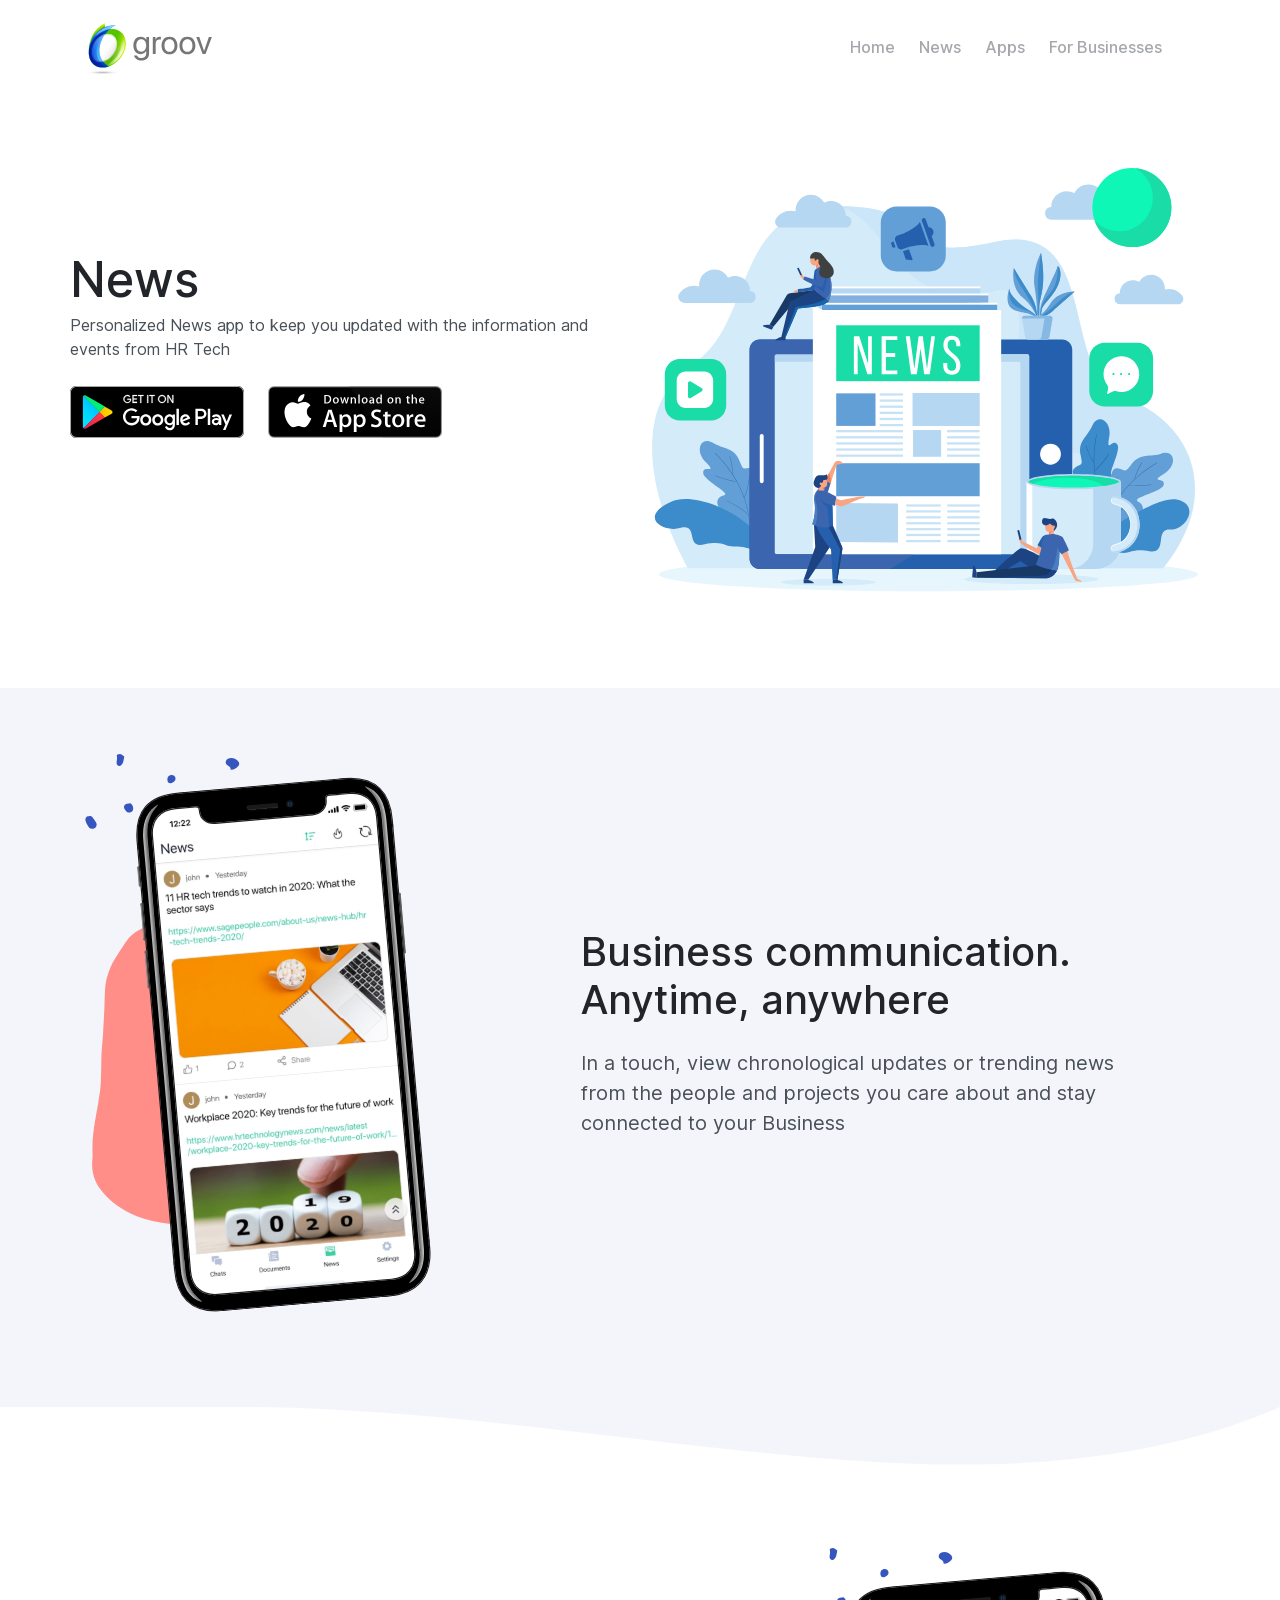
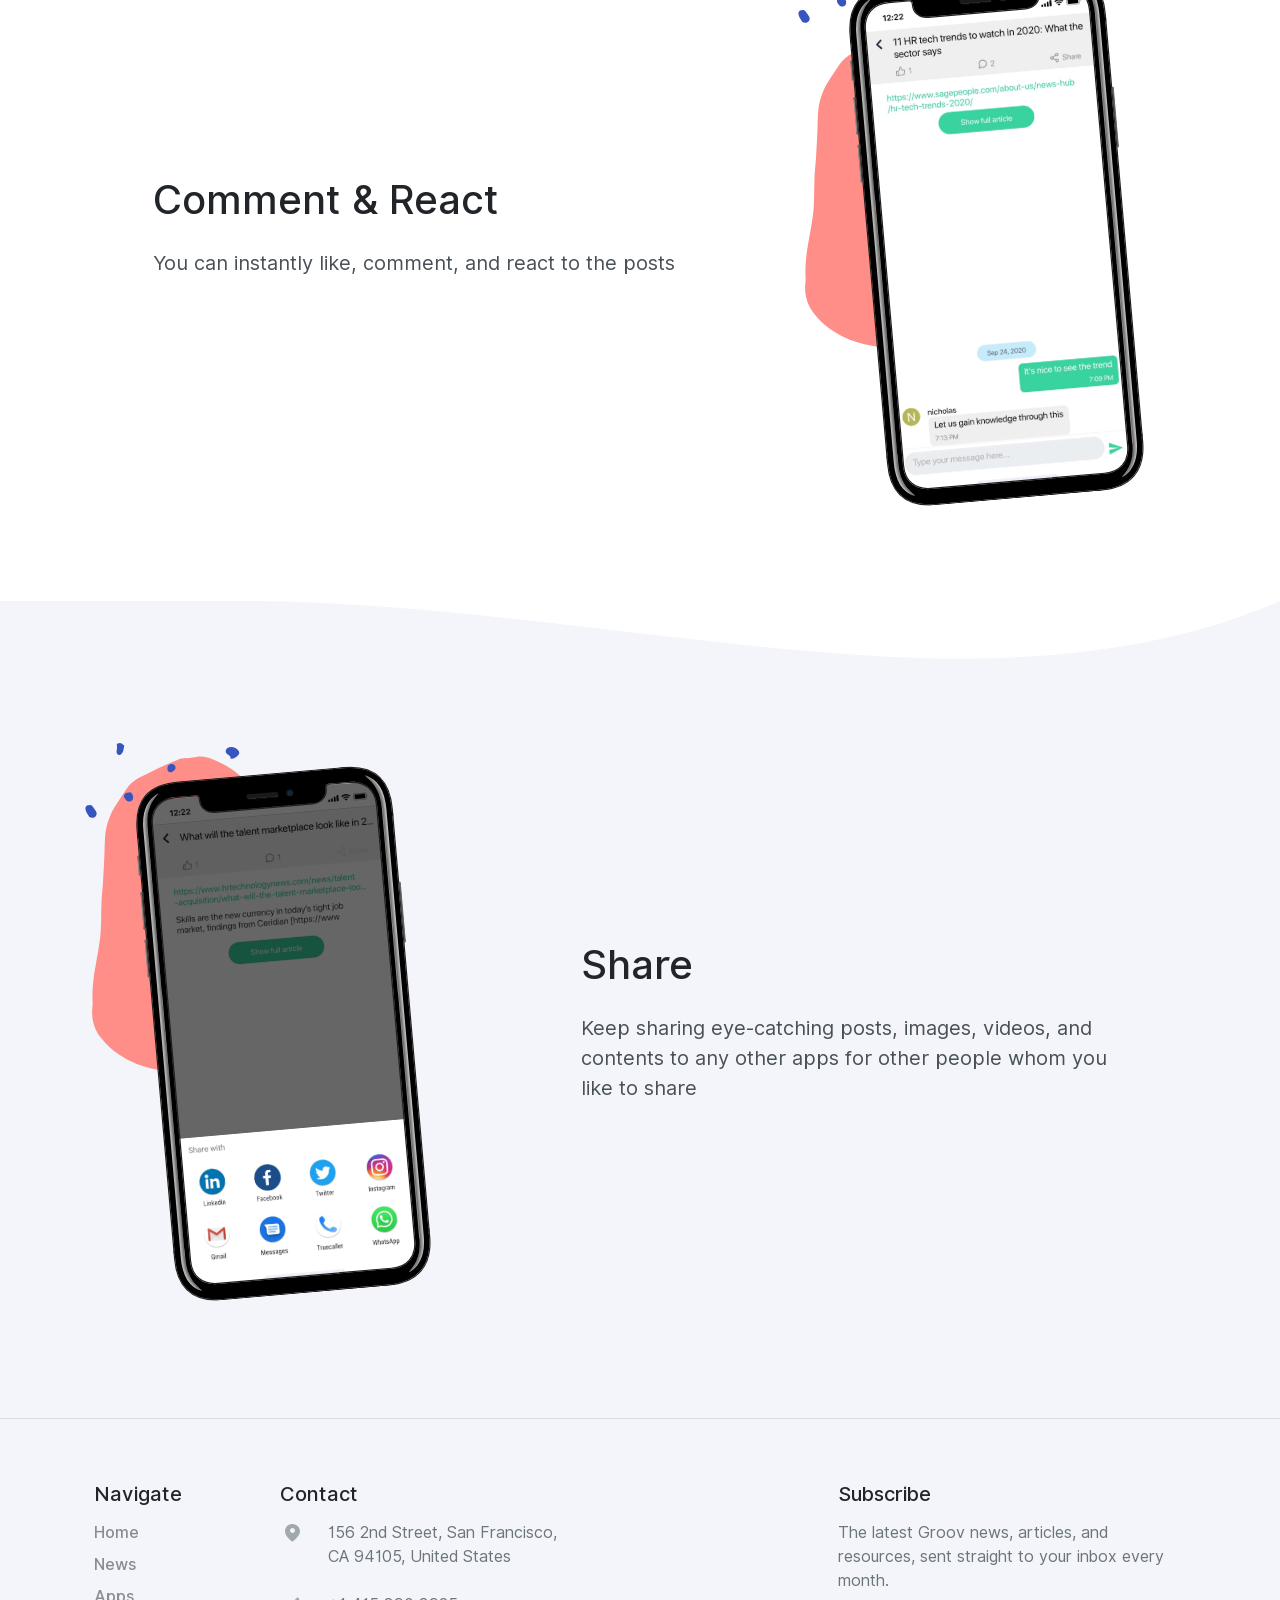
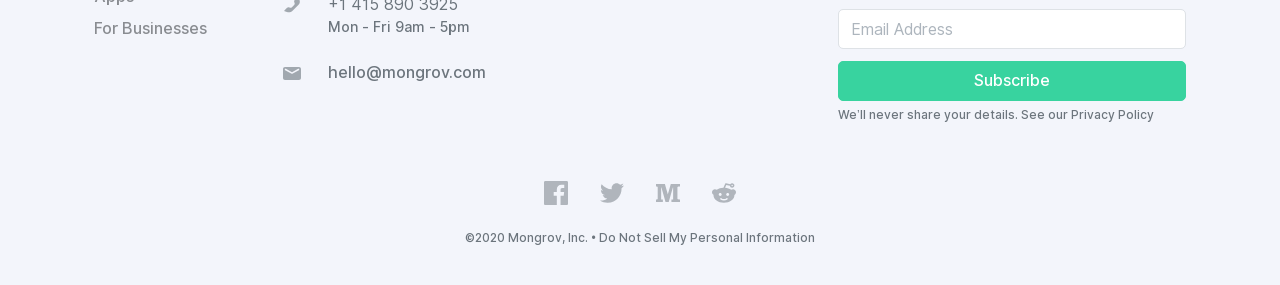
<file: news.html>
<!doctype html>
<html lang="en">

  <head>
    <meta charset="utf-8">
    <title>Groov - News - Read the stories that matter to you in a long-form or brief</title>
    <meta name="viewport" content="width=device-width, initial-scale=1.0">
    <meta name="description" content="Securing your digital assets has never been simpler - Receive, send & share documents, certificates, points with peace of mind">
    <meta name="keywords" content="best collaboration apps,best mobile wallet crypto,best team collaboration apps,best wallet for crypto,client engagement strategies,cloud based collaboration tools,cloud based collaboration,collaboration,applications,collaboration products,collaboration tool,collaborative document,collaborative productivity application,collaborative site,communication and collaboration tools,community engagement,consumer engagement marketing,content collaboration system,crypto wallet,cryptocurrency wallet list,customer engagement,customer engagement analytics,customer engagement process,design collaboration tools,digital currency wallet,engagement platform,free collaboration apps,free crypto wallet,increase customer engagement,mobile app engagement,most secure crypto wallet,network collaboration tools,online community engagement,online cryptocurrency wallet,online customer engagement,online document collaboration,online team collaboration,online wallet crypto,open source crypto wallet,polls,project collaboration apps,real time document collaboration,rewards,secure crypto wallet,secure document exchange,security document,the best crypto wallet,video collaboration app,web based collaboration tools,web collaboration tools,work collaboration tools,workplace collaboration tools,digital identity,document sharing,document security,messenger app,chat app,shared docs" />

    <link href="assets/css/loaders/loader-typing.css" rel="stylesheet" type="text/css" media="all" />
    <!-- <link href="assets/css/theme-mobile-app.css" rel="stylesheet" type="text/css" media="all" /> -->
    <link href="assets/css/theme.css" rel="stylesheet" type="text/css" media="all" />
    <link rel="preload" as="font" href="assets/fonts/Inter-UI-upright.var.woff2" type="font/woff2" crossorigin="anonymous">
    <link rel="preload" as="font" href="assets/fonts/Inter-UI.var.woff2" type="font/woff2" crossorigin="anonymous">
    
    <link rel="icon" type="image/png" href="assets/img/groov/favicon.ico">
    <link rel="apple-touch-icon" sizes="180x180" href="assets/img/groov/apple-touch-icon.png">
    <link rel="icon" type="image/png" sizes="32x32" href="assets/img/groov/favicon-32x32.png">
    <link rel="icon" type="image/png" sizes="16x16" href="assets/img/groov/favicon-16x16.png">
    <link rel="icon" type="image/png" sizes="48x48" href="assets/img/groov/favicon-48x48.png">
    <link rel="apple-touch-icon" sizes="57x57" href="assets/img/groov/apple-icon-57x57.png">
    <link rel="apple-touch-icon" sizes="60x60" href="assets/img/groov/apple-icon-60x60.png">
    <link rel="apple-touch-icon" sizes="72x72" href="assets/img/groov/apple-icon-72x72.png">
    <link rel="apple-touch-icon" sizes="76x76" href="assets/img/groov/apple-icon-76x76.png">
    <link rel="apple-touch-icon" sizes="114x114" href="assets/img/groov/apple-icon-114x114.png">
    <link rel="apple-touch-icon" sizes="120x120" href="assets/img/groov/apple-icon-120x120.png">
    <link rel="apple-touch-icon" sizes="144x144" href="assets/img/groov/apple-icon-144x144.png">
    <link rel="apple-touch-icon" sizes="152x152" href="assets/img/groov/apple-icon-152x152.png">
    <link rel="apple-touch-icon" sizes="180x180" href="assets/img/groov/apple-icon-180x180.png">
    <link rel="icon" type="image/png" sizes="192x192"  href="assets/img/groov/android-icon-192x192.png">
    <link rel="icon" type="image/png" sizes="96x96" href="assets/img/groov/favicon-96x96.png">

<style>
  .mobile-screenshot > img:first-child {
    padding: 6.5%;
}
</style>
  </head>
  
  <body>
    <div class="loader">
      <div class="loading-animation"></div>
    </div>
    <div class="navbar-container overflow-hidden ">
      <nav class="navbar navbar-expand-lg justify-content-between navbar-light border-bottom-0 bg-white" data-sticky="top">
        <div class="container">
          <div class="col flex-fill px-0 d-flex justify-content-between">
            <a class="navbar-brand mr-0 fade-page" href="index.html">
              <img src="assets/img/groov/logo.svg" alt="Groov" style="width: 130px;">
            </a>
            <button class="navbar-toggler" type="button" data-toggle="collapse" data-target=".navbar-collapse" aria-expanded="false" aria-label="Toggle navigation">
              <svg class="icon" width="24" height="24" viewBox="0 0 24 24" fill="none" xmlns="http://www.w3.org/2000/svg">
                <path d="M3 17C3 17.5523 3.44772 18 4 18H20C20.5523 18 21 17.5523 21 17V17C21 16.4477 20.5523 16 20 16H4C3.44772 16 3 16.4477 3 17V17ZM3 12C3 12.5523 3.44772 13 4 13H20C20.5523 13 21 12.5523 21 12V12C21 11.4477 20.5523 11 20 11H4C3.44772 11 3 11.4477 3 12V12ZM4 6C3.44772 6 3 6.44772 3 7V7C3 7.55228 3.44772 8 4 8H20C20.5523 8 21 7.55228 21 7V7C21 6.44772 20.5523 6 20 6H4Z"
                fill="#212529" />
              </svg>
            </button>
          </div>
          <div class="collapse navbar-collapse col px-0 px-lg-2 flex-fill">
            <div class="py-2 py-lg-0">
              <ul class="navbar-nav pl-0 pl-md-7 ml-0 ml-md-7">
                <li class="nav-item dropdown">
                  <a href="index.html" class="nav-link dropdown-toggle" data-toggle="dropdown-grid" aria-expanded="false" aria-haspopup="true">Home</a>
                </li>
                <li class="nav-item dropdown">
                  <a href="news.html" class="nav-link dropdown-toggle" data-toggle="dropdown-grid" aria-expanded="false" aria-haspopup="true">News</a>
                </li>
                <li class="nav-item dropdown">
                  <a href="apps.html" class="nav-link dropdown-toggle" data-toggle="dropdown-grid" aria-expanded="false" aria-haspopup="true">Apps</a>
                </li>
                <li class="nav-item dropdown">
                  <a href="for-businesses.html" class="nav-link dropdown-toggle" data-toggle="dropdown-grid" aria-expanded="false" aria-haspopup="true">For Businesses</a>
                </li>
              </ul>
            </div>
          </div>
        </div>
      </nav>
    </div>

    <section class="pb-7 pt-5 pt-lg-6 overflow-hidden">
      <div class="container">
        <div class="row align-items-center justify-content-between text-center text-md-left">
          <div class="col-lg-6 pb-6 px-md-6 px-lg-0">
            <h1 class="fs-3rem mb-1">News</h1>
            <p>Personalized News app to keep you updated with the information and events from HR Tech</p>
            <div class="row mt-3 play-appstore-cont justify-content-md-start justify-content-center">
                <a class="col-lg-4 col-sm-5 col-5 d-block float-left" href="https://play.google.com/store/apps/details?id=com.mongrov.groov" target="_blank" rel="noopener">
                  <img src="assets/img/groov/google-play-badge.svg" alt="Playstore" title="Playstore">
                </a>
                <a class="col-lg-4 col-sm-5 col-5 d-block float-left" href="https://apps.apple.com/us/app/groov-from-mongrov/id1441249510" target="_blank" rel="noopener">
                  <img src="assets/img/groov/app-store-badge.svg" alt="Appstore" title="Appstore">
                </a>
              </div>
            
          </div>
          <div class="col-lg-6">
            <div class="row justify-content-center">
              <div class="col-12">
                <img src="assets/img/groov/groov-banner-news.svg" alt="Image" data-aos="fade-left">
              </div>
            </div>
          </div>
        </div>
      </div>
    </section>

    <section class="has-divider bg-primary-alt overflow-hidden" id="documents">
      <div class="container">
        <div class="row align-items-center justify-content-around text-center text-md-left">
          <div class="col-xl-3 col-lg-4 col-md-3 d-flex mb-5 mb-md-0 order-1 aos-init aos-animate" data-aos="fade-left">
            <div class="row justify-content-center">
              <div class="col-8 col-md">
                <div class="mobile-screenshot rotate-left layer-2">
                  <img src="assets/img/groov/news-1.png" alt="Screenshot">
                  <img src="assets/img/groov/iphone-xr.svg" alt="iPhone XR">
                </div>
                <div class="decoration-wrapper d-none d-md-block">
                  <div class="decoration middle-y scale-2" data-jarallax-element="40" style="z-index: 0; transform: translate3d(0px, -67.5195px, 0px);">
                    <svg class="bg-primary-2" width="122" height="159" viewBox="0 0 122 159" fill="none" xmlns="http://www.w3.org/2000/svg">
                      <path d="M43.3108 158.858C40.6218 158.483 36.6428 158.086 32.7288 157.341C28.0118 156.445 23.4148 155.108 19.0668 152.959C13.3088 150.112 8.31079 146.303 4.40679 141.229C1.07479 136.896 -0.380207 131.883 0.168793 126.365C0.270793 125.334 0.340783 124.288 0.285783 123.256C-0.0442177 116.983 0.760791 110.818 1.89479 104.67C2.70679 100.272 3.49979 95.862 4.07279 91.428C4.44979 88.507 4.4598 85.534 4.5568 82.582C4.6658 79.229 4.61579 75.872 4.77379 72.522C4.90479 69.731 5.29379 66.952 5.46479 64.162C5.76579 59.223 6.00778 54.28 6.23578 49.337C6.36878 46.465 6.29779 43.579 6.54479 40.719C7.07379 34.544 9.1428 28.896 12.6698 23.781C14.2108 21.548 15.6228 19.227 17.1598 16.992C18.8648 14.51 21.0678 12.511 23.7648 11.197C30.0168 8.15502 36.1088 4.77203 42.6608 2.36703C44.1038 1.83703 45.5008 1.46702 47.0728 1.48202C48.7348 1.50002 50.4318 1.28303 52.0588 0.923029C55.2108 0.226028 58.0978 1.07101 60.9238 2.23501C68.2928 5.27001 74.5858 9.82801 79.8258 15.839C80.9798 17.163 82.2148 18.418 83.3938 19.721C86.5828 23.239 89.0248 27.236 91.2488 31.423C96.8208 41.91 99.6038 53.347 102.804 64.644C105.115 72.806 107.562 80.9 111.333 88.547C114.78 95.535 117.247 102.858 118.53 110.582C118.96 113.166 120.063 115.631 120.661 118.195C121.202 120.518 121.557 122.894 121.825 125.265C121.938 126.265 121.669 127.325 121.479 128.339C120.834 131.806 118.846 134.257 115.741 135.874C110.286 138.716 104.977 141.846 99.1958 144.04C97.4068 144.719 95.6798 145.578 93.9658 146.436C89.2058 148.816 84.1218 150.163 78.9738 151.382C75.4778 152.21 72.0718 153.404 68.5888 154.305C63.9498 155.505 59.3098 156.744 54.6098 157.651C51.3318 158.284 47.9488 158.387 43.3108 158.858Z" fill="black"></path>
                    </svg>

                  <div id="jarallax-container-0" style="position: absolute; top: 0px; left: 0px; width: 100%; height: 100%; overflow: hidden; pointer-events: none; z-index: -100;"><div style="position: absolute;"></div></div></div>
                  <div class="decoration left top scale-2">
                    <svg class="bg-primary" width="114" height="64" viewBox="0 0 114 64" fill="none" xmlns="http://www.w3.org/2000/svg">
                      <path d="M73.32 8.86801C73.459 7.62901 72.664 7.25601 71.906 6.76901C70.867 6.10101 70.59 5.277 71.031 4.345C71.222 3.945 71.58 3.52399 71.969 3.33499C73.746 2.47299 76.209 3.20301 77.276 4.85901C77.698 5.51701 77.764 6.25802 77.266 6.87702C76.352 8.01402 75.258 8.90001 73.32 8.86801Z" fill="black"></path>
                      <path d="M33.5251 51.6231C32.8901 51.3521 32.2261 51.1311 31.6251 50.7981C30.5961 50.2291 29.8591 49.4331 29.9791 48.1321C30.0831 46.9981 31.0281 46.0351 32.3131 45.7621C32.5471 45.7121 32.7801 45.6531 33.0181 45.6251C34.1571 45.4901 34.8851 45.9071 35.2481 46.9691C35.5371 47.8111 35.6291 48.6821 35.3671 49.5591C35.1191 50.3861 34.8261 50.7141 33.5251 51.6231Z" fill="black"></path>
                      <path d="M3.47102 38.293C3.28302 38.205 2.79302 38.133 2.59002 37.854C1.75002 36.698 0.916028 35.502 0.709028 34.047C0.582028 33.168 1.12103 32.389 1.85003 32.159C2.72303 31.885 3.61003 31.74 4.24803 32.605C4.86303 33.436 5.44502 34.295 5.98002 35.179C6.42302 35.909 6.49802 36.75 5.98002 37.446C5.43202 38.186 4.63102 38.556 3.47102 38.293Z" fill="black"></path>
                      <path d="M67.549 22.483C67.445 22.721 67.2249 23.225 67.0039 23.7311C66.5509 24.7751 64.135 25.134 63.51 24.034C63.164 23.424 62.795 22.809 62.571 22.15C62.307 21.368 62.7659 20.481 63.5589 20.271C64.3169 20.071 65.121 19.966 65.907 19.967C67.271 19.969 67.865 20.8 67.549 22.483Z" fill="black"></path>
                      <path d="M113.014 61.366C112.778 62.277 112.307 62.954 111.313 63.154C110.467 63.323 109.659 63.007 109.295 62.258C108.984 61.621 108.719 60.96 108.49 60.29C108.24 59.564 108.351 58.879 108.888 58.29C109.443 57.681 110.148 57.632 110.87 57.811C112.268 58.155 113.34 59.966 113.014 61.366Z" fill="black"></path>
                      <path d="M77.145 37.633C77.024 37.16 77.006 36.559 76.731 36.115C76.016 34.961 76.557 34.14 77.311 33.351C77.944 32.688 78.721 32.651 79.52 32.996C80.547 33.439 81.223 34.154 81.262 35.35C81.305 36.698 80.594 37.668 79.283 37.959C78.568 38.118 77.859 38.126 77.145 37.633ZM79.16 34.699C79.01 34.366 78.969 34.112 78.818 33.978C78.531 33.719 78.056 33.958 77.957 34.434C77.918 34.622 78.053 34.848 78.107 35.057C78.438 34.945 78.768 34.833 79.16 34.699Z" fill="black"></path>
                      <path d="M20.1408 2.24493C19.9418 3.29493 19.8318 4.24094 19.5608 5.13894C19.4088 5.63894 19.0378 6.10193 18.6738 6.49993C18.2758 6.93693 17.7188 7.04993 17.1448 6.84093C16.5428 6.62293 16.3168 6.10692 16.2898 5.53292C16.2688 5.06392 16.3778 4.58994 16.4228 4.11794C16.4678 3.64594 16.5828 3.16294 16.5228 2.70394C16.4528 2.16194 16.1598 1.58792 16.8118 1.25292C17.4618 0.918921 18.1768 0.801922 18.8448 1.22292C19.2418 1.47292 19.5878 1.80293 20.1408 2.24493Z" fill="black"></path>
                      <path d="M23.2341 25.618C24.1191 26.151 24.435 26.944 24.58 27.828C24.73 28.752 24.307 29.665 23.58 30.052C22.793 30.472 22.0041 30.371 21.3551 29.843C20.8821 29.458 20.466 28.929 20.201 28.379C19.627 27.184 20.1251 26.191 21.4371 25.85C22.0351 25.693 22.6721 25.686 23.2341 25.618Z" fill="black"></path>
                      <path d="M53.8851 37.898C53.8231 38.16 53.7891 38.316 53.7461 38.469C53.3441 39.94 52.426 40.185 51.365 39.093C51.033 38.751 50.7011 38.396 50.4451 37.997C49.6231 36.716 50.181 35.248 51.636 34.79C52.845 34.41 53.9041 35.085 53.9821 36.337C54.0181 36.89 53.9161 37.449 53.8851 37.898Z" fill="black"></path>
                      <path d="M96.3362 23.504C96.6952 24.849 96.9922 25.958 97.3112 27.15C96.9012 27.557 96.5022 28.055 96.0062 28.419C95.2012 29.007 94.0222 28.583 93.6902 27.628C93.3722 26.714 93.1762 25.818 93.8382 24.92C94.4672 24.064 95.0642 23.255 96.3362 23.504Z" fill="black"></path>
                      <path d="M107.16 42.976C106.738 42.19 106.299 41.369 105.873 40.572C106.926 38.66 107.978 38.166 109.469 38.85C110.057 39.12 110.299 39.577 110.153 40.205C109.954 41.068 109.678 41.916 108.983 42.514C108.492 42.935 107.914 43.205 107.16 42.976Z" fill="black"></path>
                      <path d="M45.7482 13.598C45.4982 14.83 43.6893 15.898 42.5393 15.523C42.3933 15.475 42.2343 15.396 42.1313 15.286C41.5783 14.695 41.5333 12.985 42.0393 12.364C42.7253 11.522 44.2422 11.273 45.0762 11.93C45.6042 12.346 45.8182 12.954 45.7482 13.598Z" fill="black"></path>
                      <path d="M62.6021 60.476C60.2951 60.503 60.295 60.503 60.123 59.02C60.377 58.64 60.6561 58.923 60.9351 58.978C61.4471 59.076 61.8301 58.914 62.1091 58.435C62.6521 57.508 62.67 57.518 63.929 57.089C64.077 57.409 64.3251 57.734 64.3701 58.084C64.4811 58.947 64.5461 59.822 64.5461 60.692C64.5461 61.367 64.2671 61.915 63.3231 62.044C63.0881 61.533 62.8401 60.995 62.6021 60.476Z" fill="black"></path>
                      <path d="M84.02 54.013C84.163 54.756 83.719 55.267 83.211 55.602C82.498 56.072 81.695 56.422 80.899 56.745C80.362 56.963 79.821 56.411 79.895 55.8C80.032 54.663 80.752 53.941 81.704 53.484C82.557 53.073 83.383 53.232 84.02 54.013Z" fill="black"></path>
                    </svg>

                  </div>
                </div>
              </div>
            </div>
          </div>
          <div class="col-lg-6 col-md-8 d-flex flex-column justify-content-xl-between order-md-2">
            <div class="mb-4">
              <h3 class="h1 mt-3">
                Business communication. Anytime, anywhere
              </h3>
              <p class="lead">
                In a touch, view chronological updates or trending news from the people and projects you care about and stay connected to your Business
              </p>
            </div>
          </div>
        </div>
      </div>
      <div class="divider flip-x">
        <svg class="" width="100%" height="100%" version="1.1" viewBox="0 0 100 100" xmlns="http://www.w3.org/2000/svg" xmlns:xlink="http://www.w3.org/1999/xlink" preserveAspectRatio="none">
          <path d="M0,0 C6.83050094,50 15.1638343,75 25,75 C41.4957514,75 62.4956597,0 81.2456597,0 C93.7456597,0 99.9971065,0 100,0 L100,100 L0,100" fill="#ffffff"></path>
        </svg>
      </div>
    </section>

    <section class="has-divider overflow-hidden" id="documents">
      <div class="container">
        <div class="row align-items-center justify-content-around text-center text-md-left">
          <div class="col-xl-3 col-lg-4 col-md-3 d-flex mb-5 mb-md-0 order-1 order-md-2 aos-init aos-animate" data-aos="fade-left">
            <div class="row justify-content-center">
              <div class="col-8 col-md">
                <div class="mobile-screenshot rotate-left layer-2">
                  <img src="assets/img/groov/news-2.png" alt="Screenshot">
                  <img src="assets/img/groov/iphone-xr.svg" alt="iPhone XR">
                </div>
                <div class="decoration-wrapper d-none d-md-block">
                  <div class="decoration middle-y scale-2" data-jarallax-element="40" style="z-index: 0; transform: translate3d(0px, -67.5195px, 0px);">
                    <svg class="bg-primary-2" width="122" height="159" viewBox="0 0 122 159" fill="none" xmlns="http://www.w3.org/2000/svg">
                      <path d="M43.3108 158.858C40.6218 158.483 36.6428 158.086 32.7288 157.341C28.0118 156.445 23.4148 155.108 19.0668 152.959C13.3088 150.112 8.31079 146.303 4.40679 141.229C1.07479 136.896 -0.380207 131.883 0.168793 126.365C0.270793 125.334 0.340783 124.288 0.285783 123.256C-0.0442177 116.983 0.760791 110.818 1.89479 104.67C2.70679 100.272 3.49979 95.862 4.07279 91.428C4.44979 88.507 4.4598 85.534 4.5568 82.582C4.6658 79.229 4.61579 75.872 4.77379 72.522C4.90479 69.731 5.29379 66.952 5.46479 64.162C5.76579 59.223 6.00778 54.28 6.23578 49.337C6.36878 46.465 6.29779 43.579 6.54479 40.719C7.07379 34.544 9.1428 28.896 12.6698 23.781C14.2108 21.548 15.6228 19.227 17.1598 16.992C18.8648 14.51 21.0678 12.511 23.7648 11.197C30.0168 8.15502 36.1088 4.77203 42.6608 2.36703C44.1038 1.83703 45.5008 1.46702 47.0728 1.48202C48.7348 1.50002 50.4318 1.28303 52.0588 0.923029C55.2108 0.226028 58.0978 1.07101 60.9238 2.23501C68.2928 5.27001 74.5858 9.82801 79.8258 15.839C80.9798 17.163 82.2148 18.418 83.3938 19.721C86.5828 23.239 89.0248 27.236 91.2488 31.423C96.8208 41.91 99.6038 53.347 102.804 64.644C105.115 72.806 107.562 80.9 111.333 88.547C114.78 95.535 117.247 102.858 118.53 110.582C118.96 113.166 120.063 115.631 120.661 118.195C121.202 120.518 121.557 122.894 121.825 125.265C121.938 126.265 121.669 127.325 121.479 128.339C120.834 131.806 118.846 134.257 115.741 135.874C110.286 138.716 104.977 141.846 99.1958 144.04C97.4068 144.719 95.6798 145.578 93.9658 146.436C89.2058 148.816 84.1218 150.163 78.9738 151.382C75.4778 152.21 72.0718 153.404 68.5888 154.305C63.9498 155.505 59.3098 156.744 54.6098 157.651C51.3318 158.284 47.9488 158.387 43.3108 158.858Z" fill="black"></path>
                    </svg>

                  <div id="jarallax-container-0" style="position: absolute; top: 0px; left: 0px; width: 100%; height: 100%; overflow: hidden; pointer-events: none; z-index: -100;"><div style="position: absolute;"></div></div></div>
                  <div class="decoration left top scale-2">
                    <svg class="bg-primary" width="114" height="64" viewBox="0 0 114 64" fill="none" xmlns="http://www.w3.org/2000/svg">
                      <path d="M73.32 8.86801C73.459 7.62901 72.664 7.25601 71.906 6.76901C70.867 6.10101 70.59 5.277 71.031 4.345C71.222 3.945 71.58 3.52399 71.969 3.33499C73.746 2.47299 76.209 3.20301 77.276 4.85901C77.698 5.51701 77.764 6.25802 77.266 6.87702C76.352 8.01402 75.258 8.90001 73.32 8.86801Z" fill="black"></path>
                      <path d="M33.5251 51.6231C32.8901 51.3521 32.2261 51.1311 31.6251 50.7981C30.5961 50.2291 29.8591 49.4331 29.9791 48.1321C30.0831 46.9981 31.0281 46.0351 32.3131 45.7621C32.5471 45.7121 32.7801 45.6531 33.0181 45.6251C34.1571 45.4901 34.8851 45.9071 35.2481 46.9691C35.5371 47.8111 35.6291 48.6821 35.3671 49.5591C35.1191 50.3861 34.8261 50.7141 33.5251 51.6231Z" fill="black"></path>
                      <path d="M3.47102 38.293C3.28302 38.205 2.79302 38.133 2.59002 37.854C1.75002 36.698 0.916028 35.502 0.709028 34.047C0.582028 33.168 1.12103 32.389 1.85003 32.159C2.72303 31.885 3.61003 31.74 4.24803 32.605C4.86303 33.436 5.44502 34.295 5.98002 35.179C6.42302 35.909 6.49802 36.75 5.98002 37.446C5.43202 38.186 4.63102 38.556 3.47102 38.293Z" fill="black"></path>
                      <path d="M67.549 22.483C67.445 22.721 67.2249 23.225 67.0039 23.7311C66.5509 24.7751 64.135 25.134 63.51 24.034C63.164 23.424 62.795 22.809 62.571 22.15C62.307 21.368 62.7659 20.481 63.5589 20.271C64.3169 20.071 65.121 19.966 65.907 19.967C67.271 19.969 67.865 20.8 67.549 22.483Z" fill="black"></path>
                      <path d="M113.014 61.366C112.778 62.277 112.307 62.954 111.313 63.154C110.467 63.323 109.659 63.007 109.295 62.258C108.984 61.621 108.719 60.96 108.49 60.29C108.24 59.564 108.351 58.879 108.888 58.29C109.443 57.681 110.148 57.632 110.87 57.811C112.268 58.155 113.34 59.966 113.014 61.366Z" fill="black"></path>
                      <path d="M77.145 37.633C77.024 37.16 77.006 36.559 76.731 36.115C76.016 34.961 76.557 34.14 77.311 33.351C77.944 32.688 78.721 32.651 79.52 32.996C80.547 33.439 81.223 34.154 81.262 35.35C81.305 36.698 80.594 37.668 79.283 37.959C78.568 38.118 77.859 38.126 77.145 37.633ZM79.16 34.699C79.01 34.366 78.969 34.112 78.818 33.978C78.531 33.719 78.056 33.958 77.957 34.434C77.918 34.622 78.053 34.848 78.107 35.057C78.438 34.945 78.768 34.833 79.16 34.699Z" fill="black"></path>
                      <path d="M20.1408 2.24493C19.9418 3.29493 19.8318 4.24094 19.5608 5.13894C19.4088 5.63894 19.0378 6.10193 18.6738 6.49993C18.2758 6.93693 17.7188 7.04993 17.1448 6.84093C16.5428 6.62293 16.3168 6.10692 16.2898 5.53292C16.2688 5.06392 16.3778 4.58994 16.4228 4.11794C16.4678 3.64594 16.5828 3.16294 16.5228 2.70394C16.4528 2.16194 16.1598 1.58792 16.8118 1.25292C17.4618 0.918921 18.1768 0.801922 18.8448 1.22292C19.2418 1.47292 19.5878 1.80293 20.1408 2.24493Z" fill="black"></path>
                      <path d="M23.2341 25.618C24.1191 26.151 24.435 26.944 24.58 27.828C24.73 28.752 24.307 29.665 23.58 30.052C22.793 30.472 22.0041 30.371 21.3551 29.843C20.8821 29.458 20.466 28.929 20.201 28.379C19.627 27.184 20.1251 26.191 21.4371 25.85C22.0351 25.693 22.6721 25.686 23.2341 25.618Z" fill="black"></path>
                      <path d="M53.8851 37.898C53.8231 38.16 53.7891 38.316 53.7461 38.469C53.3441 39.94 52.426 40.185 51.365 39.093C51.033 38.751 50.7011 38.396 50.4451 37.997C49.6231 36.716 50.181 35.248 51.636 34.79C52.845 34.41 53.9041 35.085 53.9821 36.337C54.0181 36.89 53.9161 37.449 53.8851 37.898Z" fill="black"></path>
                      <path d="M96.3362 23.504C96.6952 24.849 96.9922 25.958 97.3112 27.15C96.9012 27.557 96.5022 28.055 96.0062 28.419C95.2012 29.007 94.0222 28.583 93.6902 27.628C93.3722 26.714 93.1762 25.818 93.8382 24.92C94.4672 24.064 95.0642 23.255 96.3362 23.504Z" fill="black"></path>
                      <path d="M107.16 42.976C106.738 42.19 106.299 41.369 105.873 40.572C106.926 38.66 107.978 38.166 109.469 38.85C110.057 39.12 110.299 39.577 110.153 40.205C109.954 41.068 109.678 41.916 108.983 42.514C108.492 42.935 107.914 43.205 107.16 42.976Z" fill="black"></path>
                      <path d="M45.7482 13.598C45.4982 14.83 43.6893 15.898 42.5393 15.523C42.3933 15.475 42.2343 15.396 42.1313 15.286C41.5783 14.695 41.5333 12.985 42.0393 12.364C42.7253 11.522 44.2422 11.273 45.0762 11.93C45.6042 12.346 45.8182 12.954 45.7482 13.598Z" fill="black"></path>
                      <path d="M62.6021 60.476C60.2951 60.503 60.295 60.503 60.123 59.02C60.377 58.64 60.6561 58.923 60.9351 58.978C61.4471 59.076 61.8301 58.914 62.1091 58.435C62.6521 57.508 62.67 57.518 63.929 57.089C64.077 57.409 64.3251 57.734 64.3701 58.084C64.4811 58.947 64.5461 59.822 64.5461 60.692C64.5461 61.367 64.2671 61.915 63.3231 62.044C63.0881 61.533 62.8401 60.995 62.6021 60.476Z" fill="black"></path>
                      <path d="M84.02 54.013C84.163 54.756 83.719 55.267 83.211 55.602C82.498 56.072 81.695 56.422 80.899 56.745C80.362 56.963 79.821 56.411 79.895 55.8C80.032 54.663 80.752 53.941 81.704 53.484C82.557 53.073 83.383 53.232 84.02 54.013Z" fill="black"></path>
                    </svg>

                  </div>
                </div>
              </div>
            </div>
          </div>
          <div class="col-lg-6 col-md-8 d-flex flex-column justify-content-xl-between order-md-1">
            <div class="mb-4">
              <h3 class="h1 mt-3">
                Comment & React
              </h3>
              <p class="lead">
                You can instantly like, comment, and react to the posts
              </p>
            </div>
          </div>
        </div>
      </div>
      <div class="divider flip-x">
        <svg class="bg-primary-alt" width="100%" height="100%" version="1.1" viewBox="0 0 100 100" xmlns="http://www.w3.org/2000/svg" xmlns:xlink="http://www.w3.org/1999/xlink" preserveAspectRatio="none">
          <path d="M0,0 C6.83050094,50 15.1638343,75 25,75 C41.4957514,75 62.4956597,0 81.2456597,0 C93.7456597,0 99.9971065,0 100,0 L100,100 L0,100" fill="#ffffff"></path>
        </svg>
      </div>
    </section>

    <section class="bg-primary-alt has-divider overflow-hidden" id="documents">
      <div class="container">
        <div class="row align-items-center justify-content-around text-center text-md-left">
          <div class="col-xl-3 col-lg-4 col-md-3 d-flex mb-5 mb-md-0 order-1 order-md-1 aos-init aos-animate" data-aos="fade-left">
            <div class="row justify-content-center">
              <div class="col-8 col-md">
                <div class="mobile-screenshot rotate-left layer-2">
                  <img src="assets/img/groov/news-3.png" alt="Screenshot">
                  <img src="assets/img/groov/iphone-xr.svg" alt="iPhone XR">
                </div>
                <div class="decoration-wrapper d-none d-md-block">
                  <div class="decoration middle-y scale-2" data-jarallax-element="40" style="z-index: 0; transform: translate3d(0px, -67.5195px, 0px);">
                    <svg class="bg-primary-2" width="122" height="159" viewBox="0 0 122 159" fill="none" xmlns="http://www.w3.org/2000/svg">
                      <path d="M43.3108 158.858C40.6218 158.483 36.6428 158.086 32.7288 157.341C28.0118 156.445 23.4148 155.108 19.0668 152.959C13.3088 150.112 8.31079 146.303 4.40679 141.229C1.07479 136.896 -0.380207 131.883 0.168793 126.365C0.270793 125.334 0.340783 124.288 0.285783 123.256C-0.0442177 116.983 0.760791 110.818 1.89479 104.67C2.70679 100.272 3.49979 95.862 4.07279 91.428C4.44979 88.507 4.4598 85.534 4.5568 82.582C4.6658 79.229 4.61579 75.872 4.77379 72.522C4.90479 69.731 5.29379 66.952 5.46479 64.162C5.76579 59.223 6.00778 54.28 6.23578 49.337C6.36878 46.465 6.29779 43.579 6.54479 40.719C7.07379 34.544 9.1428 28.896 12.6698 23.781C14.2108 21.548 15.6228 19.227 17.1598 16.992C18.8648 14.51 21.0678 12.511 23.7648 11.197C30.0168 8.15502 36.1088 4.77203 42.6608 2.36703C44.1038 1.83703 45.5008 1.46702 47.0728 1.48202C48.7348 1.50002 50.4318 1.28303 52.0588 0.923029C55.2108 0.226028 58.0978 1.07101 60.9238 2.23501C68.2928 5.27001 74.5858 9.82801 79.8258 15.839C80.9798 17.163 82.2148 18.418 83.3938 19.721C86.5828 23.239 89.0248 27.236 91.2488 31.423C96.8208 41.91 99.6038 53.347 102.804 64.644C105.115 72.806 107.562 80.9 111.333 88.547C114.78 95.535 117.247 102.858 118.53 110.582C118.96 113.166 120.063 115.631 120.661 118.195C121.202 120.518 121.557 122.894 121.825 125.265C121.938 126.265 121.669 127.325 121.479 128.339C120.834 131.806 118.846 134.257 115.741 135.874C110.286 138.716 104.977 141.846 99.1958 144.04C97.4068 144.719 95.6798 145.578 93.9658 146.436C89.2058 148.816 84.1218 150.163 78.9738 151.382C75.4778 152.21 72.0718 153.404 68.5888 154.305C63.9498 155.505 59.3098 156.744 54.6098 157.651C51.3318 158.284 47.9488 158.387 43.3108 158.858Z" fill="black"></path>
                    </svg>

                  <div id="jarallax-container-0" style="position: absolute; top: 0px; left: 0px; width: 100%; height: 100%; overflow: hidden; pointer-events: none; z-index: -100;"><div style="position: absolute;"></div></div></div>
                  <div class="decoration left top scale-2">
                    <svg class="bg-primary" width="114" height="64" viewBox="0 0 114 64" fill="none" xmlns="http://www.w3.org/2000/svg">
                      <path d="M73.32 8.86801C73.459 7.62901 72.664 7.25601 71.906 6.76901C70.867 6.10101 70.59 5.277 71.031 4.345C71.222 3.945 71.58 3.52399 71.969 3.33499C73.746 2.47299 76.209 3.20301 77.276 4.85901C77.698 5.51701 77.764 6.25802 77.266 6.87702C76.352 8.01402 75.258 8.90001 73.32 8.86801Z" fill="black"></path>
                      <path d="M33.5251 51.6231C32.8901 51.3521 32.2261 51.1311 31.6251 50.7981C30.5961 50.2291 29.8591 49.4331 29.9791 48.1321C30.0831 46.9981 31.0281 46.0351 32.3131 45.7621C32.5471 45.7121 32.7801 45.6531 33.0181 45.6251C34.1571 45.4901 34.8851 45.9071 35.2481 46.9691C35.5371 47.8111 35.6291 48.6821 35.3671 49.5591C35.1191 50.3861 34.8261 50.7141 33.5251 51.6231Z" fill="black"></path>
                      <path d="M3.47102 38.293C3.28302 38.205 2.79302 38.133 2.59002 37.854C1.75002 36.698 0.916028 35.502 0.709028 34.047C0.582028 33.168 1.12103 32.389 1.85003 32.159C2.72303 31.885 3.61003 31.74 4.24803 32.605C4.86303 33.436 5.44502 34.295 5.98002 35.179C6.42302 35.909 6.49802 36.75 5.98002 37.446C5.43202 38.186 4.63102 38.556 3.47102 38.293Z" fill="black"></path>
                      <path d="M67.549 22.483C67.445 22.721 67.2249 23.225 67.0039 23.7311C66.5509 24.7751 64.135 25.134 63.51 24.034C63.164 23.424 62.795 22.809 62.571 22.15C62.307 21.368 62.7659 20.481 63.5589 20.271C64.3169 20.071 65.121 19.966 65.907 19.967C67.271 19.969 67.865 20.8 67.549 22.483Z" fill="black"></path>
                      <path d="M113.014 61.366C112.778 62.277 112.307 62.954 111.313 63.154C110.467 63.323 109.659 63.007 109.295 62.258C108.984 61.621 108.719 60.96 108.49 60.29C108.24 59.564 108.351 58.879 108.888 58.29C109.443 57.681 110.148 57.632 110.87 57.811C112.268 58.155 113.34 59.966 113.014 61.366Z" fill="black"></path>
                      <path d="M77.145 37.633C77.024 37.16 77.006 36.559 76.731 36.115C76.016 34.961 76.557 34.14 77.311 33.351C77.944 32.688 78.721 32.651 79.52 32.996C80.547 33.439 81.223 34.154 81.262 35.35C81.305 36.698 80.594 37.668 79.283 37.959C78.568 38.118 77.859 38.126 77.145 37.633ZM79.16 34.699C79.01 34.366 78.969 34.112 78.818 33.978C78.531 33.719 78.056 33.958 77.957 34.434C77.918 34.622 78.053 34.848 78.107 35.057C78.438 34.945 78.768 34.833 79.16 34.699Z" fill="black"></path>
                      <path d="M20.1408 2.24493C19.9418 3.29493 19.8318 4.24094 19.5608 5.13894C19.4088 5.63894 19.0378 6.10193 18.6738 6.49993C18.2758 6.93693 17.7188 7.04993 17.1448 6.84093C16.5428 6.62293 16.3168 6.10692 16.2898 5.53292C16.2688 5.06392 16.3778 4.58994 16.4228 4.11794C16.4678 3.64594 16.5828 3.16294 16.5228 2.70394C16.4528 2.16194 16.1598 1.58792 16.8118 1.25292C17.4618 0.918921 18.1768 0.801922 18.8448 1.22292C19.2418 1.47292 19.5878 1.80293 20.1408 2.24493Z" fill="black"></path>
                      <path d="M23.2341 25.618C24.1191 26.151 24.435 26.944 24.58 27.828C24.73 28.752 24.307 29.665 23.58 30.052C22.793 30.472 22.0041 30.371 21.3551 29.843C20.8821 29.458 20.466 28.929 20.201 28.379C19.627 27.184 20.1251 26.191 21.4371 25.85C22.0351 25.693 22.6721 25.686 23.2341 25.618Z" fill="black"></path>
                      <path d="M53.8851 37.898C53.8231 38.16 53.7891 38.316 53.7461 38.469C53.3441 39.94 52.426 40.185 51.365 39.093C51.033 38.751 50.7011 38.396 50.4451 37.997C49.6231 36.716 50.181 35.248 51.636 34.79C52.845 34.41 53.9041 35.085 53.9821 36.337C54.0181 36.89 53.9161 37.449 53.8851 37.898Z" fill="black"></path>
                      <path d="M96.3362 23.504C96.6952 24.849 96.9922 25.958 97.3112 27.15C96.9012 27.557 96.5022 28.055 96.0062 28.419C95.2012 29.007 94.0222 28.583 93.6902 27.628C93.3722 26.714 93.1762 25.818 93.8382 24.92C94.4672 24.064 95.0642 23.255 96.3362 23.504Z" fill="black"></path>
                      <path d="M107.16 42.976C106.738 42.19 106.299 41.369 105.873 40.572C106.926 38.66 107.978 38.166 109.469 38.85C110.057 39.12 110.299 39.577 110.153 40.205C109.954 41.068 109.678 41.916 108.983 42.514C108.492 42.935 107.914 43.205 107.16 42.976Z" fill="black"></path>
                      <path d="M45.7482 13.598C45.4982 14.83 43.6893 15.898 42.5393 15.523C42.3933 15.475 42.2343 15.396 42.1313 15.286C41.5783 14.695 41.5333 12.985 42.0393 12.364C42.7253 11.522 44.2422 11.273 45.0762 11.93C45.6042 12.346 45.8182 12.954 45.7482 13.598Z" fill="black"></path>
                      <path d="M62.6021 60.476C60.2951 60.503 60.295 60.503 60.123 59.02C60.377 58.64 60.6561 58.923 60.9351 58.978C61.4471 59.076 61.8301 58.914 62.1091 58.435C62.6521 57.508 62.67 57.518 63.929 57.089C64.077 57.409 64.3251 57.734 64.3701 58.084C64.4811 58.947 64.5461 59.822 64.5461 60.692C64.5461 61.367 64.2671 61.915 63.3231 62.044C63.0881 61.533 62.8401 60.995 62.6021 60.476Z" fill="black"></path>
                      <path d="M84.02 54.013C84.163 54.756 83.719 55.267 83.211 55.602C82.498 56.072 81.695 56.422 80.899 56.745C80.362 56.963 79.821 56.411 79.895 55.8C80.032 54.663 80.752 53.941 81.704 53.484C82.557 53.073 83.383 53.232 84.02 54.013Z" fill="black"></path>
                    </svg>

                  </div>
                </div>
              </div>
            </div>
          </div>
          <div class="col-lg-6 col-md-8 d-flex flex-column justify-content-xl-between order-md-2">
            <div class="mb-4">
              <h3 class="h1 mt-3">
                Share
              </h3>
              <p class="lead">
                Keep sharing eye-catching posts, images, videos, and contents to any other apps for other people whom you like to share
              </p>
            </div>
          </div>
        </div>
      </div>
    <hr>
    </section>
    <footer class="pb-4 pt-4 bg-primary-alt text-secondary" id="footer">
      <div class="container">
        <div class="row mb-5 mx-auto">
          <div class="col-12 col-lg-3 col-xl-2 mb-4 col-md-6">
            <h5 class="text-dark">Navigate</h5>
            <ul class="nav flex-column">
              <li class="nav-item">
                <a href="index.html" class="nav-link">Home</a>
              </li>
              <li class="nav-item">
                <a href="news.html" class="nav-link">News</a>
              </li>
              <li class="nav-item">
                <a href="apps.html" class="nav-link">Apps</a>
              </li>
              <li class="nav-item">
                <a href="for-businesses.html" class="nav-link">For Businesses</a>
              </li>
              
            </ul>
          </div>
          <div class="col-12 col-lg-6 col-md-6 text-justify">
            <h5 class="text-dark">Contact</h5>
            <ul class="list-unstyled">
              <li class="mb-3 d-flex">
                <svg class="icon bg-secondary opacity-60" width="24px" height="24px" viewBox="0 0 24 24" version="1.1" xmlns="http://www.w3.org/2000/svg" xmlns:xlink="http://www.w3.org/1999/xlink">
                  <title>Icon For Marker#1</title>
                  <g stroke="none" stroke-width="1" fill="none" fill-rule="evenodd">
                    <rect opacity="0" x="0" y="0" width="24" height="24"></rect>
                    <path d="M5,10.5 C5,6 8,3 12.5,3 C17,3 20,6.75 20,10.5 C20,12.8325623 17.8236613,16.03566 13.470984,20.1092932 C12.9154018,20.6292577 12.0585054,20.6508331 11.4774555,20.1594925 C7.15915182,16.5078313 5,13.2880005 5,10.5 Z M12.5,12 C13.8807119,12 15,10.8807119 15,9.5 C15,8.11928813 13.8807119,7 12.5,7 C11.1192881,7 10,8.11928813 10,9.5 C10,10.8807119 11.1192881,12 12.5,12 Z" fill="#ff0000" fill-rule="nonzero"></path>
                  </g>
                </svg>
                <div class="ml-3">
                  <span>156 2nd Street, San Francisco,<br>
                    CA 94105, United States</span>
                </div>
              </li>
              <li class="mb-3 d-flex">
                <svg class="icon bg-secondary opacity-60" width="24px" height="24px" viewBox="0 0 24 24" version="1.1" xmlns="http://www.w3.org/2000/svg" xmlns:xlink="http://www.w3.org/1999/xlink">
                  <title>Icon For Call#1</title>
                  <g stroke="none" stroke-width="1" fill="none" fill-rule="evenodd">
                    <rect opacity="0" x="0" y="0" width="24" height="24"></rect>
                    <path d="M11.914857,14.1427403 L14.1188827,11.9387145 C14.7276032,11.329994 14.8785122,10.4000511 14.4935235,9.63007378 L14.3686433,9.38031323 C13.9836546,8.61033591 14.1345636,7.680393 14.7432841,7.07167248 L17.4760882,4.33886839 C17.6713503,4.14360624 17.9879328,4.14360624 18.183195,4.33886839 C18.2211956,4.37686904 18.2528214,4.42074752 18.2768552,4.46881498 L19.3808309,6.67676638 C20.2253855,8.3658756 19.8943345,10.4059034 18.5589765,11.7412615 L12.560151,17.740087 C11.1066115,19.1936265 8.95659008,19.7011777 7.00646221,19.0511351 L4.5919826,18.2463085 C4.33001094,18.1589846 4.18843095,17.8758246 4.27575484,17.613853 C4.30030124,17.5402138 4.34165566,17.4733009 4.39654309,17.4184135 L7.04781491,14.7671417 C7.65653544,14.1584211 8.58647835,14.0075122 9.35645567,14.3925008 L9.60621621,14.5173811 C10.3761935,14.9023698 11.3061364,14.7514608 11.914857,14.1427403 Z" fill="#000000"></path>
                  </g>
                </svg>
                <div class="ml-3">
                  <span>+1 415 890 3925</span>
                  <span class="d-block text-small">Mon - Fri 9am - 5pm</span>
                </div>
              </li>
              <li class="mb-3 d-flex">
                <svg class="icon bg-secondary opacity-60" width="24px" height="24px" viewBox="0 0 24 24" version="1.1" xmlns="http://www.w3.org/2000/svg" xmlns:xlink="http://www.w3.org/1999/xlink">
                  <title>Icon For Mail</title>
                  <g stroke="none" stroke-width="1" fill="none" fill-rule="evenodd">
                    <rect opacity="0" x="0" y="0" width="24" height="24"></rect>
                    <path d="M5,6 L19,6 C20.1045695,6 21,6.8954305 21,8 L21,17 C21,18.1045695 20.1045695,19 19,19 L5,19 C3.8954305,19 3,18.1045695 3,17 L3,8 C3,6.8954305 3.8954305,6 5,6 Z M18.1444251,7.83964668 L12,11.1481833 L5.85557487,7.83964668 C5.4908718,7.6432681 5.03602525,7.77972206 4.83964668,8.14442513 C4.6432681,8.5091282 4.77972206,8.96397475 5.14442513,9.16035332 L11.6444251,12.6603533 C11.8664074,12.7798822 12.1335926,12.7798822 12.3555749,12.6603533 L18.8555749,9.16035332 C19.2202779,8.96397475 19.3567319,8.5091282 19.1603533,8.14442513 C18.9639747,7.77972206 18.5091282,7.6432681 18.1444251,7.83964668 Z" fill="#000000"></path>
                  </g>
                </svg>
                <div class="ml-3">
                  <a href="mailto:hello@mongrov.com" class="text-secondary">hello@mongrov.com</a>
                </div>
              </li>
            </ul>
          </div>
          <div class="col-lg-5 col-md-6 col-xl-4 mt-3 mt-lg-0">
            <h5 class="text-dark">Subscribe</h5>
            <p>The latest Groov news, articles, and resources, sent straight to your inbox every month.</p>
            <form action="https://formspree.io/hello@mongrov.com" method="POST">
              <div class="form-row">
                <div class="col-12">
                  <input type="email" class="form-control mb-2" placeholder="Email Address" name="mi_subscribe_email" required="">
                </div>
                <div class="col-12">
                  <div class="d-none alert alert-success" role="alert" data-success-message="">
                    Thanks, a member of our team will be in touch shortly.
                  </div>
                  <div class="d-none alert alert-danger" role="alert" data-error-message="">
                    Please fill all fields correctly.
                  </div>
                  <!-- <div data-recaptcha data-sitekey="INSERT_YOUR_RECAPTCHA_V2_SITEKEY_HERE" data-size="invisible" data-badge="bottomleft">
                    </div> -->
                  <button type="submit" class="btn btn-primary btn-loading btn-block" data-loading-text="Sending">
                    <svg class="icon" width="24px" height="24px" viewBox="0 0 24 24" version="1.1" xmlns="http://www.w3.org/2000/svg" xmlns:xlink="http://www.w3.org/1999/xlink">
                      <title>Icon For Loading</title>
                      <g stroke="none" stroke-width="1" fill="none" fill-rule="evenodd">
                        <g>
                          <polygon points="0 0 24 0 24 24 0 24" opacity="0"></polygon>
                        </g>
                        <path d="M12,4 L12,6 C8.6862915,6 6,8.6862915 6,12 C6,15.3137085 8.6862915,18 12,18 C15.3137085,18 18,15.3137085 18,12 C18,10.9603196 17.7360885,9.96126435 17.2402578,9.07513926 L18.9856052,8.09853149 C19.6473536,9.28117708 20,10.6161442 20,12 C20,16.418278 16.418278,20 12,20 C7.581722,20 4,16.418278 4,12 C4,7.581722 7.581722,4 12,4 Z" fill="#000000" fill-rule="nonzero" transform="translate(12.000000, 12.000000) scale(-1, 1) translate(-12.000000, -12.000000) ">
                        </path>
                      </g>
                    </svg>
                    <span>Subscribe</span>
                  </button>
                </div>
              </div>
            </form>
            <small class=" form-text">We’ll never share your details. See our <a class="text-secondary" target="_blank" href="https://mongrov.com/privacy.html">Privacy Policy</a>
            </small>
  
          </div>
        </div>
        <div class="row justify-content-center mb-2">
          <div class="col-auto">
            <ul class="nav">
              <li class="nav-item">
                  <a href="https://www.facebook.com/GroovOs" target="_blank" class="nav-link">
                    <svg class="icon bg-secondary" role="img" viewBox="0 0 24 24" xmlns="http://www.w3.org/2000/svg">
                      <title>Facebook icon</title>
                      <path d="M22.676 0H1.324C.593 0 0 .593 0 1.324v21.352C0 23.408.593 24 1.324 24h11.494v-9.294H9.689v-3.621h3.129V8.41c0-3.099 1.894-4.785 4.659-4.785 1.325 0 2.464.097 2.796.141v3.24h-1.921c-1.5 0-1.792.721-1.792 1.771v2.311h3.584l-.465 3.63H16.56V24h6.115c.733 0 1.325-.592 1.325-1.324V1.324C24 .593 23.408 0 22.676 0"></path>
                    </svg>
                  </a>
                </li>
            <li class="nav-item">
              <a href="https://twitter.com/groovos" target="_blank" class="nav-link">
                <svg class="icon bg-secondary" role="img" viewBox="0 0 24 24" xmlns="http://www.w3.org/2000/svg">
                  <title>Twitter icon</title>
                  <path d="M23.954 4.569c-.885.389-1.83.654-2.825.775 1.014-.611 1.794-1.574 2.163-2.723-.951.555-2.005.959-3.127 1.184-.896-.959-2.173-1.559-3.591-1.559-2.717 0-4.92 2.203-4.92 4.917 0 .39.045.765.127 1.124C7.691 8.094 4.066 6.13 1.64 3.161c-.427.722-.666 1.561-.666 2.475 0 1.71.87 3.213 2.188 4.096-.807-.026-1.566-.248-2.228-.616v.061c0 2.385 1.693 4.374 3.946 4.827-.413.111-.849.171-1.296.171-.314 0-.615-.03-.916-.086.631 1.953 2.445 3.377 4.604 3.417-1.68 1.319-3.809 2.105-6.102 2.105-.39 0-.779-.023-1.17-.067 2.189 1.394 4.768 2.209 7.557 2.209 9.054 0 13.999-7.496 13.999-13.986 0-.209 0-.42-.015-.63.961-.689 1.8-1.56 2.46-2.548l-.047-.02z"></path>
                </svg>
              </a>
            </li>
            <li class="nav-item">
              <a href="https://medium.com/groov" target="_blank" class="nav-link">
                  <svg class="icon bg-secondary" version="1.1" id="Capa_1" xmlns="http://www.w3.org/2000/svg" xmlns:xlink="http://www.w3.org/1999/xlink" x="0px" y="0px" viewBox="0 0 483.86 483.86" style="enable-background:new 0 0 483.86 483.86;" xml:space="preserve">
               <g>
                 <path d="M483.86,112.345h-26.699c-6.952,0-25.143,7.552-25.143,13.981v233.467c0,6.445,18.191,11.729,25.143,11.729h26.699v51.835
                   H311.052v-51.835h34.57V129.615h-6.016L256.42,423.356h-64.406l-82.11-293.741h-6.219v241.906h34.555v51.835H0v-51.835h19.173
                   c7.527,0,15.383-5.283,15.383-11.729V126.326c0-6.43-7.855-13.981-15.383-13.981H0V60.504h179.155l58.496,207.342h1.574
                   l59.073-207.342H483.86V112.345z"></path>
               </g>
               </svg>
              </a>
            </li>
            <li class="nav-item">
              <a href="https://www.reddit.com/user/Groov_os" target="_blank" class="nav-link">
                <svg class="icon bg-secondary" version="1.1" id="Capa_1" x="0px" y="0px" viewBox="0 0 514.24 514.24" style="enable-background:new 0 0 514.24 514.24;" xml:space="preserve">
             <g>
               <g>
                 <polygon points="176,289.089 176,289.121 192,289.121 		"></polygon>
               </g>
             </g>
             <g>
               <g>
                 <polygon points="336,289.089 336,289.121 352,289.121 		"></polygon>
               </g>
             </g>
             <g>
               <g>
                 <path d="M514.24,241.121c0-35.296-28.704-64-64-64c-14.112,0-27.52,4.608-38.464,12.96c-35.712-24.8-82.496-39.584-132.256-43.328
                   l26.848-62.976l78.112,18.24c2.496,24.16,22.72,43.104,47.52,43.104c26.464,0,48-21.536,48-48s-21.536-48-48-48
                   c-16.768,0-31.52,8.672-40.096,21.76l-91.296-21.344c-7.744-1.76-15.328,2.176-18.4,9.312l-37.12,87.04
                   c-53.728,1.856-104.928,16.992-143.584,43.36C90.976,181.441,77.92,177.121,64,177.121c-35.296,0-64,28.704-64,64
                   c0,23.392,12.768,44.544,32.352,55.392c-0.256,2.816-0.352,5.696-0.352,8.608c0,88.224,100.48,160,224,160
                   c123.488,0,224-71.776,224-160c0-2.496-0.096-4.96-0.256-7.424C500.608,287.073,514.24,265.409,514.24,241.121z M432,81.121
                   c8.8,0,16,7.168,16,16c0,8.832-7.2,16-16,16s-16-7.168-16-16C416,88.289,423.2,81.121,432,81.121z M144,289.121
                   c0-17.632,14.368-32,32-32s32,14.368,32,32c0,17.664-14.368,32-32,32S144,306.785,144,289.121z M329.888,395.265
                   c-22.08,15.968-48,23.968-73.888,23.968s-51.808-8-73.888-23.968c-7.168-5.184-8.768-15.2-3.584-22.336s15.2-8.736,22.336-3.584
                   c32.992,23.84,77.28,23.904,110.272,0c7.136-5.152,17.12-3.616,22.336,3.584C338.656,380.097,337.024,390.081,329.888,395.265z
                    M336,321.121c-17.664,0-32-14.336-32-32c0-17.632,14.336-32,32-32s32,14.368,32,32C368,306.785,353.664,321.121,336,321.121z"></path>
               </g>
             </g>
             </svg>
              </a>
            </li>
            <!-- <li class="nav-item">
              <a href="https://t.me/GroovOne" target="_blank" class="nav-link pr-0">
                <svg class="icon bg-secondary" viewBox="-21 -51 682.66669 682" xmlns="http://www.w3.org/2000/svg"><path d="m640-1.667969-640 272.039063 167.777344 66.585937 59.726562 224.507813 109.976563-106.558594 178.917969 123.570312zm-403.78125 367.402344-6.457031 58.535156-24.800781-93.234375 435.039062-332.703125zm0 0"></path></svg>
              </a>
            </li> -->
            
          </ul>
          </div>
        </div>
        <div class="row justify-content-center">
          <div class="col col-md-auto text-center">
            <small class="text-secondary">©2020 <a class="text-secondary" href="https://mongrov.com">Mongrov, Inc.</a>
              •
              <a class="text-secondary" href="do-not-sell-my-personal-information.html">Do Not Sell My Personal Information</a>
            </small>
          </div>
        </div>
      </div>
    </footer>
    <!-- <a href="#" class="btn back-to-top btn-primary btn-round" data-smooth-scroll data-aos="fade-up" data-aos-anchor="section:last-of-type" data-aos-mirror="true" data-aos-once="false">
      <svg class="icon" width="24px" height="24px" viewBox="0 0 24 24" version="1.1" xmlns="http://www.w3.org/2000/svg" xmlns:xlink="http://www.w3.org/1999/xlink">
        <title>Icon For Arrow-up</title>
        <g stroke="none" stroke-width="1" fill="none" fill-rule="evenodd">
          <polygon points="0 0 24 0 24 24 0 24" opacity="0"></polygon>
          <rect fill="#000000" x="11" y="5" width="2" height="14" rx="1"></rect>
          <path d="M6.70710678,12.7071068 C6.31658249,13.0976311 5.68341751,13.0976311 5.29289322,12.7071068 C4.90236893,12.3165825 4.90236893,11.6834175 5.29289322,11.2928932 L11.2928932,5.29289322 C11.6714722,4.91431428 12.2810586,4.90106866 12.6757246,5.26284586 L18.6757246,10.7628459 C19.0828436,11.1360383 19.1103465,11.7686056 18.7371541,12.1757246 C18.3639617,12.5828436 17.7313944,12.6103465 17.3242754,12.2371541 L12.0300757,7.38413782 L6.70710678,12.7071068 Z"
          fill="#000000" fill-rule="nonzero"></path>
        </g>
      </svg>
    </a> -->
    <!-- Required vendor scripts (Do not remove) -->
    <script type="text/javascript" src="assets/js/jquery.min.js"></script>
    <script type="text/javascript" src="assets/js/popper.min.js"></script>
    <script type="text/javascript" src="assets/js/bootstrap.js"></script>

    <!-- Optional Vendor Scripts (Remove the plugin script here and comment initializer script out of index.js if site does not use that feature) -->

    <!-- AOS (Animate On Scroll - animates elements into view while scrolling down) -->
    <script type="text/javascript" src="assets/js/aos.js"></script>
    <!-- Clipboard (copies content from browser into OS clipboard) -->
    <script type="text/javascript" src="assets/js/clipboard.js"></script>
    <!-- Fancybox (handles image and video lightbox and galleries) -->
    <script type="text/javascript" src="assets/js/jquery.fancybox.min.js"></script>
    <!-- Flickity (handles touch enabled carousels and sliders) -->
    <script type="text/javascript" src="assets/js/flickity.pkgd.min.js"></script>
    <!-- Ion rangeSlider (flexible and pretty range slider elements) -->
    <script type="text/javascript" src="assets/js/ion.rangeSlider.min.js"></script>
    <!-- Isotope (masonry layouts and filtering) -->
    <script type="text/javascript" src="assets/js/isotope.pkgd.min.js"></script>
    <!-- jarallax (parallax effect and video backgrounds) -->
    <script type="text/javascript" src="assets/js/jarallax.min.js"></script>
    <script type="text/javascript" src="assets/js/jarallax-video.min.js"></script>
    <script type="text/javascript" src="assets/js/jarallax-element.min.js"></script>
    <!-- jQuery Countdown (displays countdown text to a specified date) -->
    <script type="text/javascript" src="assets/js/jquery.countdown.min.js"></script>
    <!-- jQuery smartWizard facilitates steppable wizard content -->
    <script type="text/javascript" src="assets/js/jquery.smartWizard.min.js"></script>
    <!-- Plyr (unified player for Video, Audio, Vimeo and Youtube) -->
    <script type="text/javascript" src="assets/js/plyr.polyfilled.min.js"></script>
    <!-- Prism (displays formatted code boxes) -->
    <script type="text/javascript" src="assets/js/prism.js"></script>
    <!-- ScrollMonitor (manages events for elements scrolling in and out of view) -->
    <script type="text/javascript" src="assets/js/scrollMonitor.js"></script>
    <!-- Smooth scroll (animation to links in-page)-->
    <script type="text/javascript" src="assets/js/smooth-scroll.polyfills.min.js"></script>
    <!-- TwitterFetcher (displays a feed of tweets from a specified account)-->
    <!-- <script type="text/javascript" src="assets/js/twitterFetcher_min.js"></script> -->
    <!-- Typed text (animated typing effect)-->
    <!-- <script type="text/javascript" src="assets/js/typed.min.js"></script> -->
    <!-- Required theme scripts (Do not remove) -->
    <script type="text/javascript" src="assets/js/theme.js"></script>
    <!-- Removes page load animation when window is finished loading -->
    <script type="text/javascript">
      window.addEventListener("load", function () {
        document.querySelector('body').classList.add('loaded');
      });
    </script>

    <!-- Global site tag (gtag.js) - Google Analytics -->
    <script async src="https://www.googletagmanager.com/gtag/js?id=UA-113300163-3"></script>
    <script>
      window.dataLayer = window.dataLayer || [];
      function gtag(){dataLayer.push(arguments);}
      gtag('js', new Date());

      gtag('config', 'UA-113300163-3');
    </script>

<!-- <script type="text/javascript" src="//downloads.mailchimp.com/js/signup-forms/popup/unique-methods/embed.js" data-dojo-config="usePlainJson: true, isDebug: false"></script><script type="text/javascript">window.dojoRequire(["mojo/signup-forms/Loader"], function(L) { L.start({"baseUrl":"mc.us20.list-manage.com","uuid":"e9cba8f684ab66ca4c9982d38","lid":"be18b29623","uniqueMethods":true}) })</script> -->

  <!-- Start of Livechat Script -->
  <script type="text/javascript">
    (function (w, d, s, u) {
      w.RocketChat = function (c) {
        w.RocketChat._.push(c)
      };
      w.RocketChat._ = [];
      w.RocketChat.url = u;
      var h = d.getElementsByTagName(s)[0],
        j = d.createElement(s);
      j.async = true;
      j.src = 'https://corp.mongrov.com/livechat/rocketchat-livechat.min.js?_=201903270000';
      h.parentNode.insertBefore(j, h);
    })(window, document, 'script', 'https://corp.mongrov.com/livechat');
  </script>
  <!-- End of Livechat Script -->

  </body>

</html>
</file>
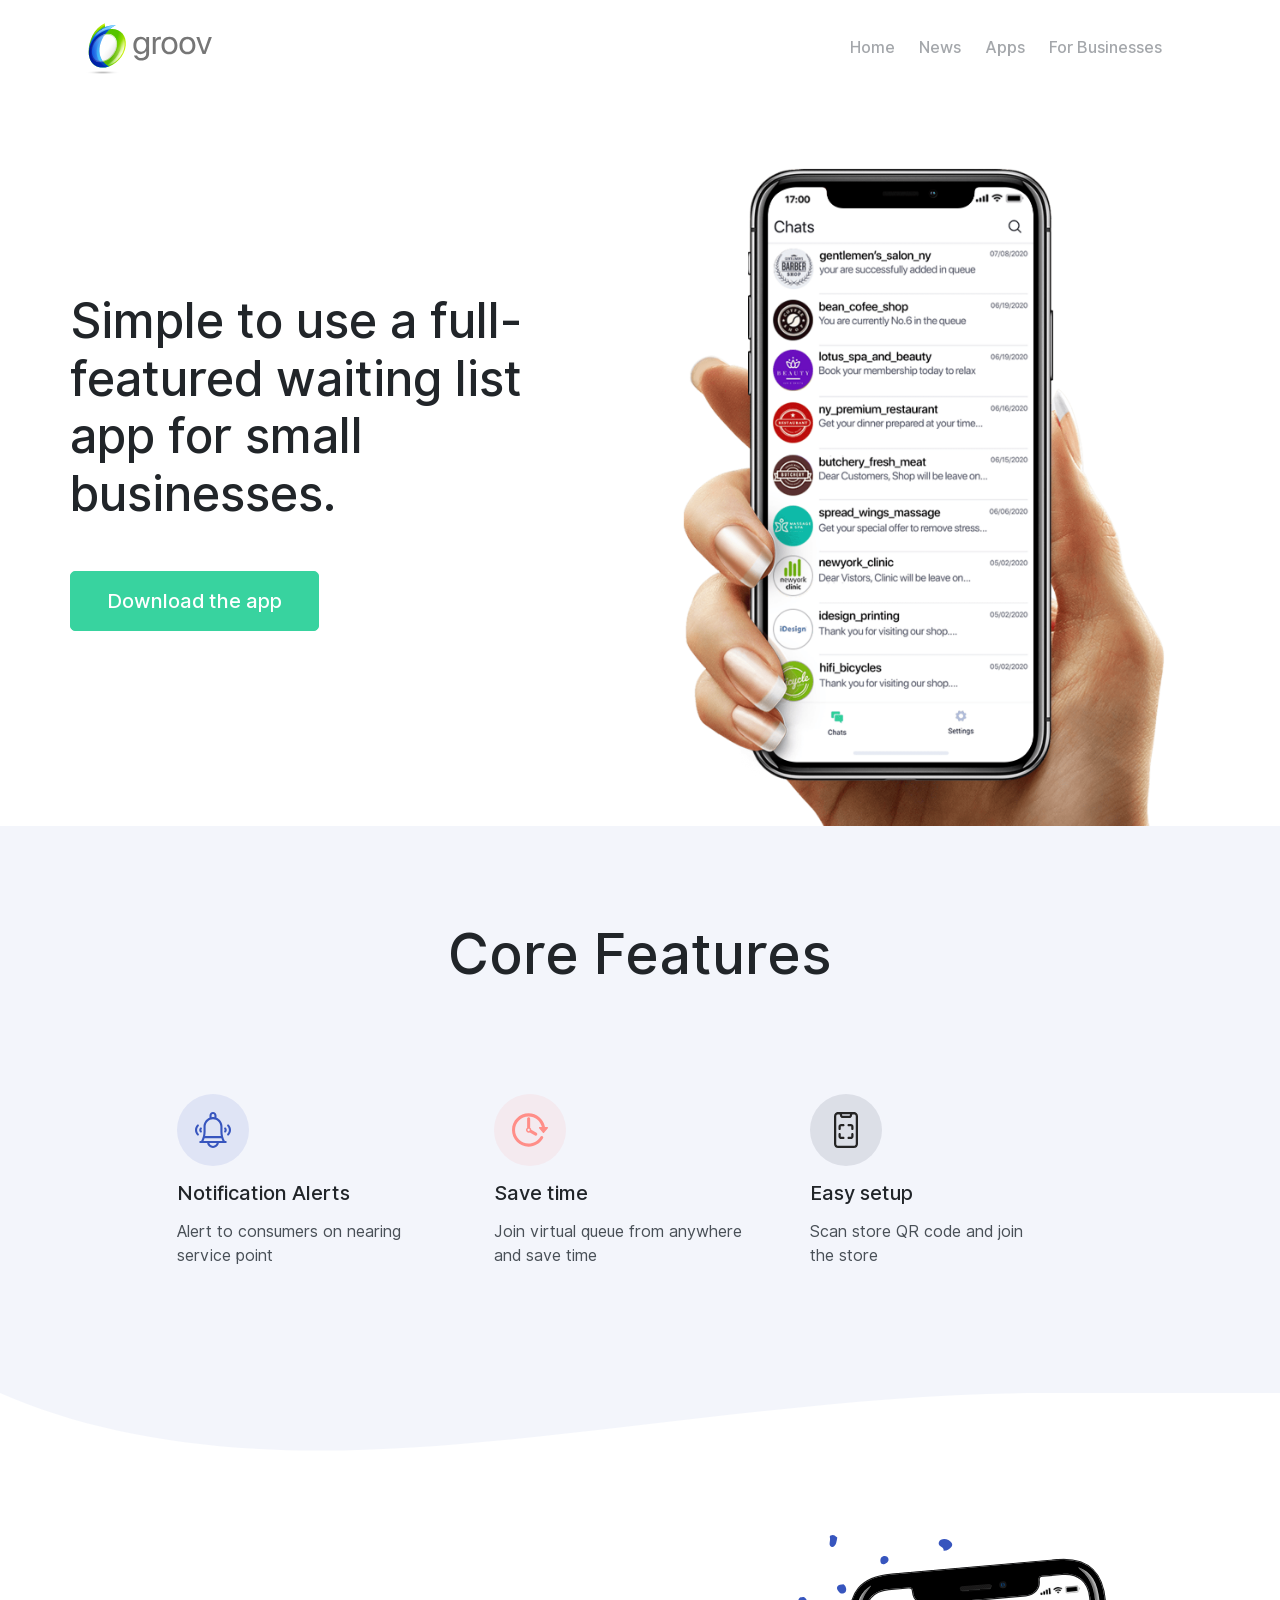
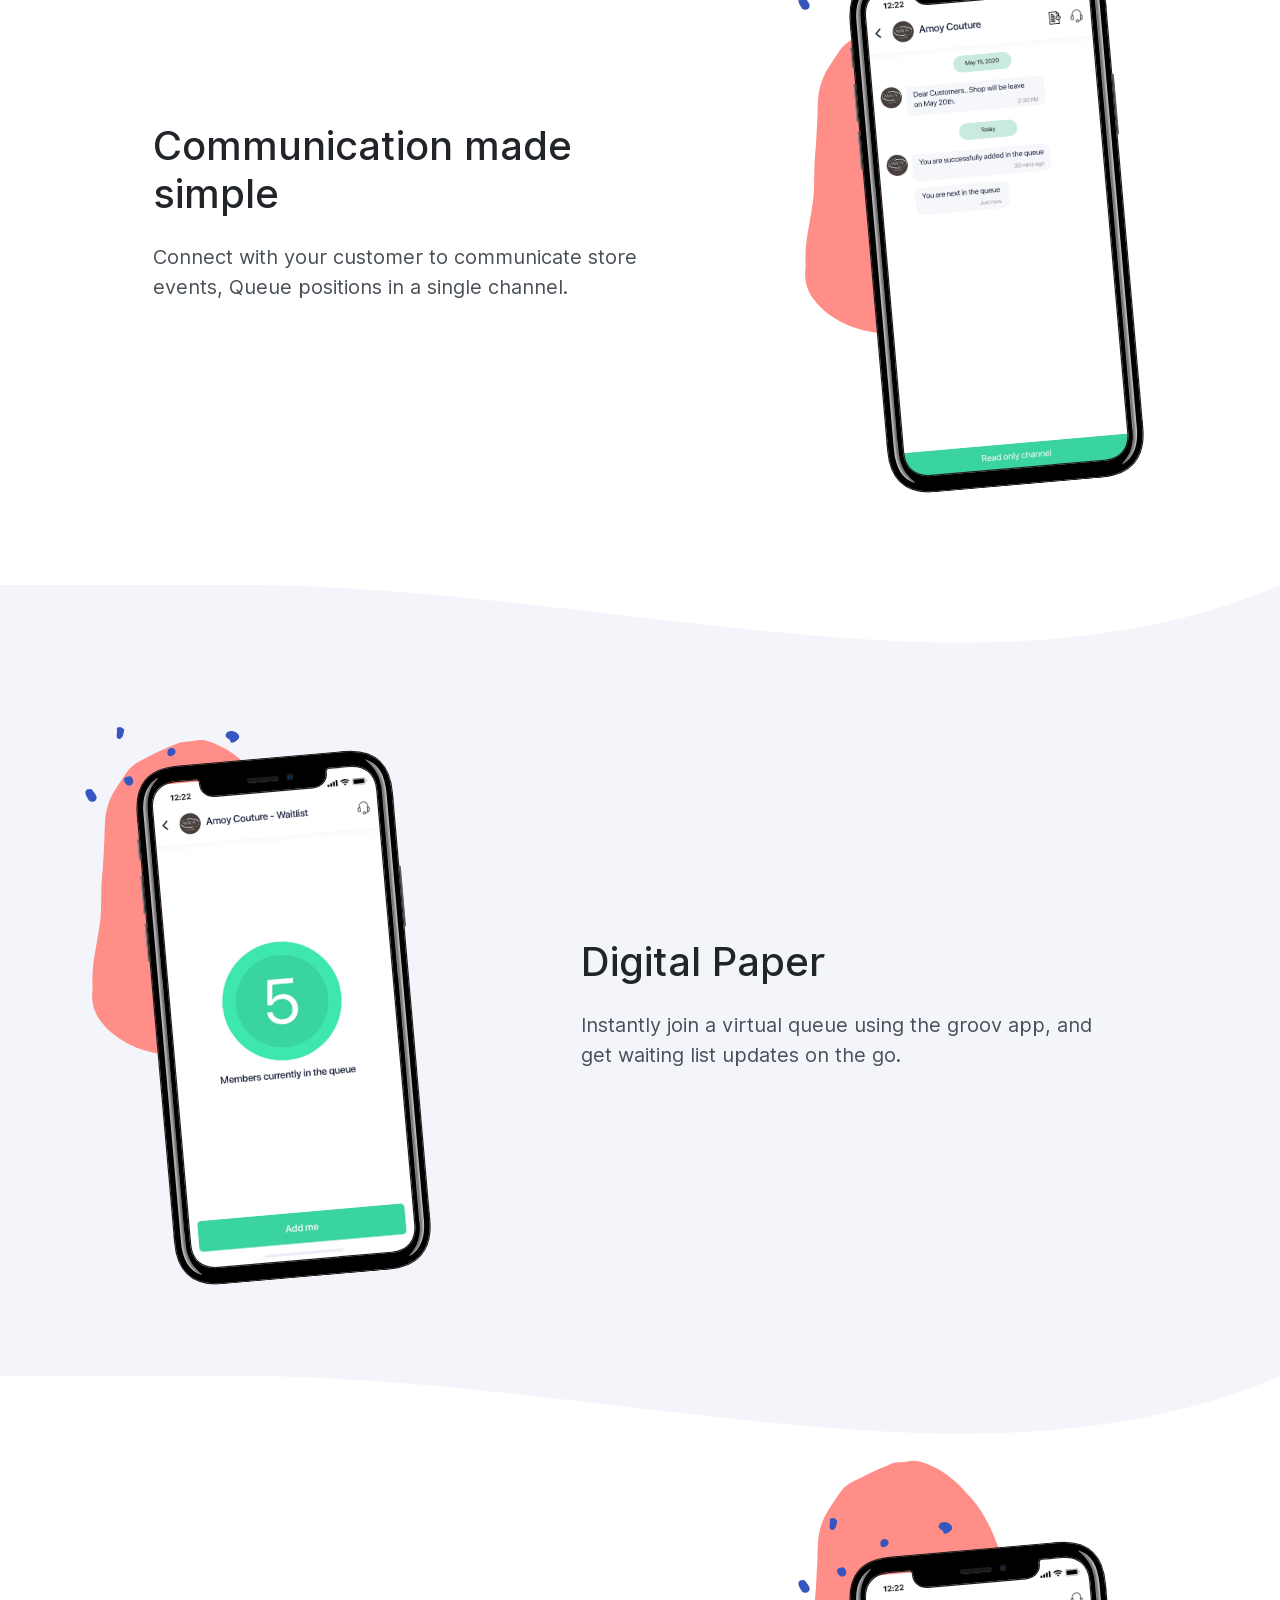
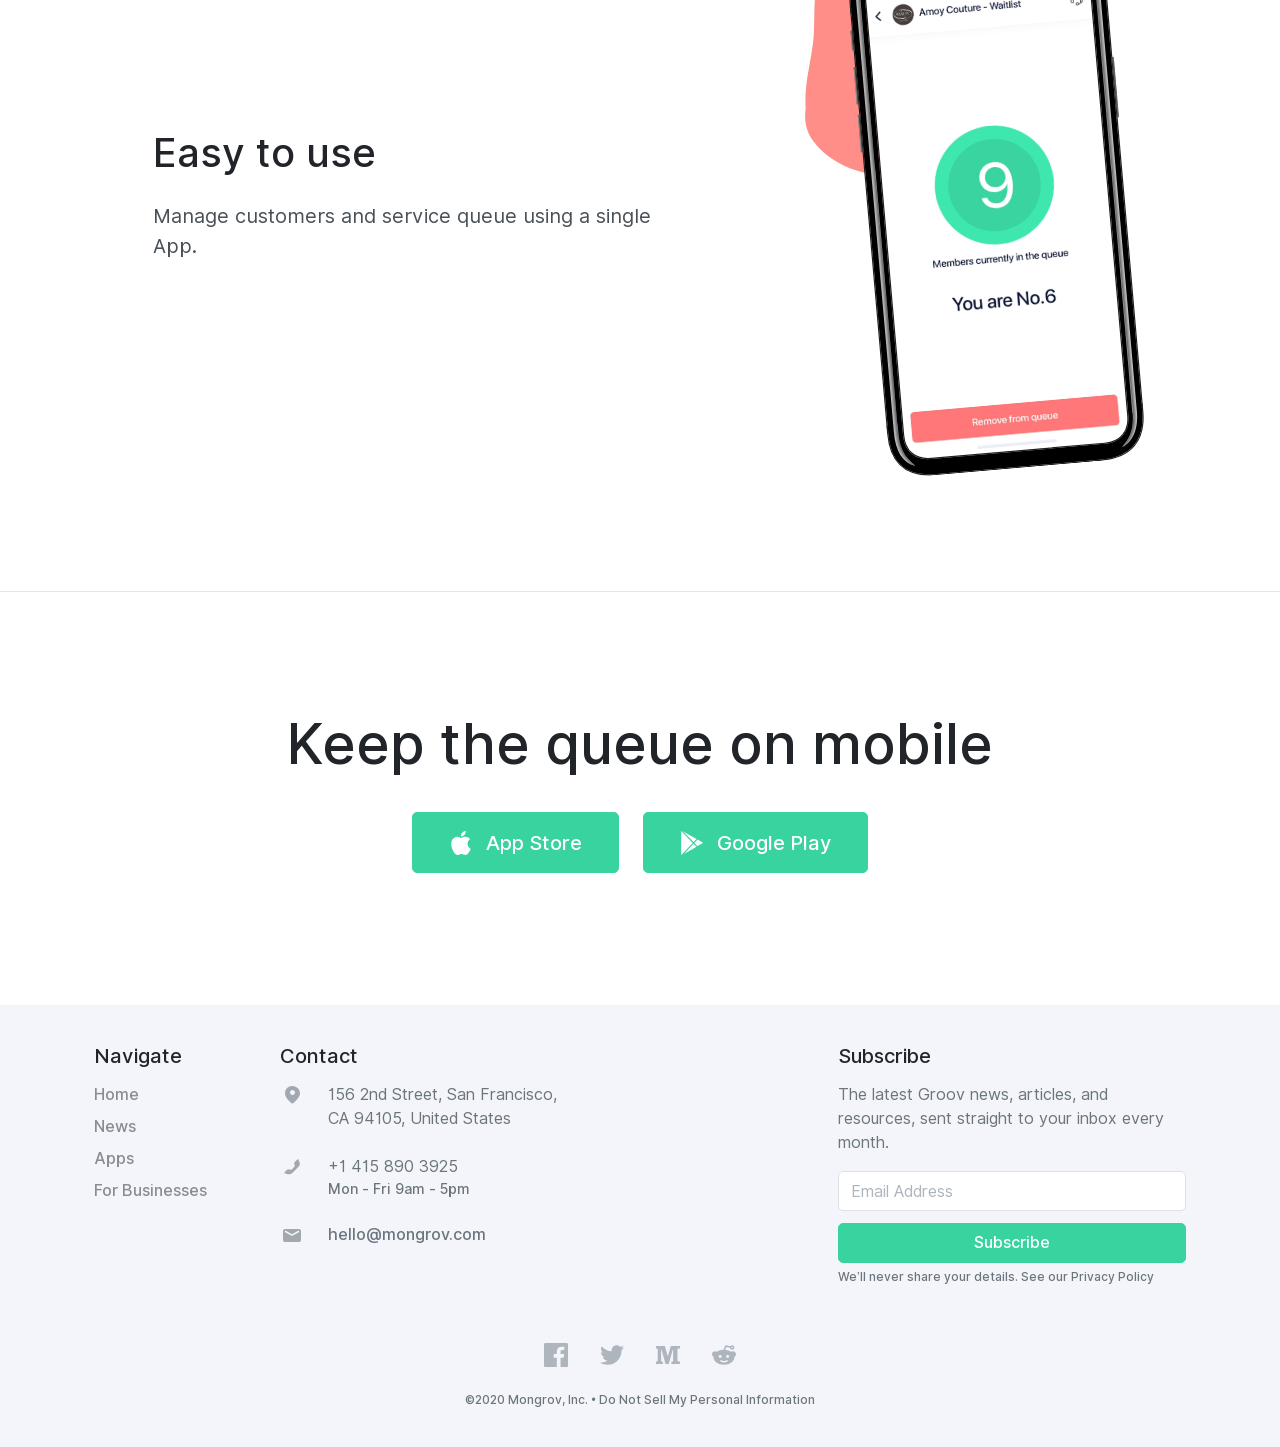
<file: waitlist.html>
<!doctype html>
<html lang="en">

  <head>
    <meta charset="utf-8">
    <title>Groov - Home - Power of a safe collaboration space, at your palm now.</title>
    <meta name="viewport" content="width=device-width, initial-scale=1.0">
    <meta name="description" content="Securing your digital assets has never been simpler - Receive, send & share documents, certificates, points with peace of mind">
    <meta name="keywords" content="best collaboration apps,best mobile wallet crypto,best team collaboration apps,best wallet for crypto,client engagement strategies,cloud based collaboration tools,cloud based collaboration,collaboration,applications,collaboration products,collaboration tool,collaborative document,collaborative productivity application,collaborative site,communication and collaboration tools,community engagement,consumer engagement marketing,content collaboration system,crypto wallet,cryptocurrency wallet list,customer engagement,customer engagement analytics,customer engagement process,design collaboration tools,digital currency wallet,engagement platform,free collaboration apps,free crypto wallet,increase customer engagement,mobile app engagement,most secure crypto wallet,network collaboration tools,online community engagement,online cryptocurrency wallet,online customer engagement,online document collaboration,online team collaboration,online wallet crypto,open source crypto wallet,polls,project collaboration apps,real time document collaboration,rewards,secure crypto wallet,secure document exchange,security document,the best crypto wallet,video collaboration app,web based collaboration tools,web collaboration tools,work collaboration tools,workplace collaboration tools,digital identity,document sharing,document security,messenger app,chat app,shared docs" />

    <link href="assets/css/loaders/loader-typing.css" rel="stylesheet" type="text/css" media="all" />
    <!-- <link href="assets/css/theme-mobile-app.css" rel="stylesheet" type="text/css" media="all" /> -->
    <link href="assets/css/theme.css" rel="stylesheet" type="text/css" media="all" />
    <link rel="preload" as="font" href="assets/fonts/Inter-UI-upright.var.woff2" type="font/woff2" crossorigin="anonymous">
    <link rel="preload" as="font" href="assets/fonts/Inter-UI.var.woff2" type="font/woff2" crossorigin="anonymous">
    
    <link rel="icon" type="image/png" href="assets/img/groov/favicon.ico">
    <link rel="apple-touch-icon" sizes="180x180" href="assets/img/groov/apple-touch-icon.png">
    <link rel="icon" type="image/png" sizes="32x32" href="assets/img/groov/favicon-32x32.png">
    <link rel="icon" type="image/png" sizes="16x16" href="assets/img/groov/favicon-16x16.png">
    <link rel="icon" type="image/png" sizes="48x48" href="assets/img/groov/favicon-48x48.png">
    <link rel="apple-touch-icon" sizes="57x57" href="assets/img/groov/apple-icon-57x57.png">
    <link rel="apple-touch-icon" sizes="60x60" href="assets/img/groov/apple-icon-60x60.png">
    <link rel="apple-touch-icon" sizes="72x72" href="assets/img/groov/apple-icon-72x72.png">
    <link rel="apple-touch-icon" sizes="76x76" href="assets/img/groov/apple-icon-76x76.png">
    <link rel="apple-touch-icon" sizes="114x114" href="assets/img/groov/apple-icon-114x114.png">
    <link rel="apple-touch-icon" sizes="120x120" href="assets/img/groov/apple-icon-120x120.png">
    <link rel="apple-touch-icon" sizes="144x144" href="assets/img/groov/apple-icon-144x144.png">
    <link rel="apple-touch-icon" sizes="152x152" href="assets/img/groov/apple-icon-152x152.png">
    <link rel="apple-touch-icon" sizes="180x180" href="assets/img/groov/apple-icon-180x180.png">
    <link rel="icon" type="image/png" sizes="192x192"  href="assets/img/groov/android-icon-192x192.png">
    <link rel="icon" type="image/png" sizes="96x96" href="assets/img/groov/favicon-96x96.png">


  </head>
  
  <body>
    <div class="loader">
      <div class="loading-animation"></div>
    </div>
    <div class="navbar-container overflow-hidden ">
      <nav class="navbar navbar-expand-lg justify-content-between navbar-light border-bottom-0 bg-white" data-sticky="top">
        <div class="container">
          <div class="col flex-fill px-0 d-flex justify-content-between">
            <a class="navbar-brand mr-0 fade-page" href="index.html">
              <img src="assets/img/groov/logo.svg" alt="Groov" style="width: 130px;">
            </a>
            <button class="navbar-toggler" type="button" data-toggle="collapse" data-target=".navbar-collapse" aria-expanded="false" aria-label="Toggle navigation">
              <svg class="icon" width="24" height="24" viewBox="0 0 24 24" fill="none" xmlns="http://www.w3.org/2000/svg">
                <path d="M3 17C3 17.5523 3.44772 18 4 18H20C20.5523 18 21 17.5523 21 17V17C21 16.4477 20.5523 16 20 16H4C3.44772 16 3 16.4477 3 17V17ZM3 12C3 12.5523 3.44772 13 4 13H20C20.5523 13 21 12.5523 21 12V12C21 11.4477 20.5523 11 20 11H4C3.44772 11 3 11.4477 3 12V12ZM4 6C3.44772 6 3 6.44772 3 7V7C3 7.55228 3.44772 8 4 8H20C20.5523 8 21 7.55228 21 7V7C21 6.44772 20.5523 6 20 6H4Z"
                fill="#212529" />
              </svg>
            </button>
          </div>
          <div class="collapse navbar-collapse col px-0 px-lg-2 flex-fill">
            <div class="py-2 py-lg-0">
              <ul class="navbar-nav pl-0 pl-md-7 ml-0 ml-md-7">
                <li class="nav-item dropdown">
                  <a href="index.html" class="nav-link dropdown-toggle" data-toggle="dropdown-grid" aria-expanded="false" aria-haspopup="true">Home</a>
                </li>
                <li class="nav-item dropdown">
                  <a href="news.html" class="nav-link dropdown-toggle" data-toggle="dropdown-grid" aria-expanded="false" aria-haspopup="true">News</a>
                </li>
                <li class="nav-item dropdown">
                  <a href="apps.html" class="nav-link dropdown-toggle" data-toggle="dropdown-grid" aria-expanded="false" aria-haspopup="true">Apps</a>
                </li>
                <li class="nav-item dropdown">
                  <a href="https://mongrov.com/" class="nav-link dropdown-toggle" data-toggle="dropdown-grid" aria-expanded="false" aria-haspopup="true">For Businesses</a>
                </li>
              </ul>
            </div>
          </div>
        </div>
      </nav>
    </div>
    <section class="pb-0 pt-5 pt-lg-6 overflow-hidden">
      <div class="container">
        <div class="row align-items-center justify-content-between text-center text-md-left">
          <div class="col-lg-6 col-xl-5 pb-6 px-md-6 px-lg-0">
            <h1 class="fs-3rem">Simple to use a full-featured waiting list app for small businesses.</h1>
            <a href="#download_sec" class="btn btn-primary btn-lg mt-3">Download the app</a>
            <!-- <div class="d-flex mt-4">
              <a data-fancybox href="https://www.youtube.com/watch?v=PJj_hZ68uts" class="d-flex align-items-center">
                <span class="btn btn-primary btn-round btn-sm">
                  <svg class="icon" width="24px" height="24px" viewBox="0 0 24 24" version="1.1" xmlns="http://www.w3.org/2000/svg" xmlns:xlink="http://www.w3.org/1999/xlink">
                    <title>Icon For Play</title>
                    <g stroke="none" stroke-width="1" fill="none" fill-rule="evenodd">
                      <rect opacity="0" x="0" y="0" width="24" height="24"></rect>
                      <path d="M9.82866499,18.2771971 L16.5693679,12.3976203 C16.7774696,12.2161036 16.7990211,11.9002555 16.6175044,11.6921539 C16.6029128,11.6754252 16.5872233,11.6596867 16.5705402,11.6450431 L9.82983723,5.72838979 C9.62230202,5.54622572 9.30638833,5.56679309 9.12422426,5.7743283 C9.04415337,5.86555116 9,5.98278612 9,6.10416552 L9,17.9003957 C9,18.1765381 9.22385763,18.4003957 9.5,18.4003957 C9.62084305,18.4003957 9.73759731,18.3566309 9.82866499,18.2771971 Z"
                      fill="#000000"></path>
                    </g>
                  </svg>
                </span>
                <span class="text-small ml-2 text-green">Watch the video</span>
              </a>
            </div> -->
          </div>
          <div class="col-lg-6">
            <div class="row justify-content-center">
              <div class="col-lg-12 col-12 mt-4 mt-lg-0 px-md-4 px-0">
                <img src="assets/img/groov/01-wait_list.png" alt="Image" data-aos="fade-left">
              </div>
            </div>
          </div>
        </div>
      </div>
    </section>
    
    <section class="bg-primary-alt has-divider overflow-hidden">
      <div class="container">
        <h2 class="display-4 mx-xl-6 text-center">Core Features</h2>
        <div class="row justify-content-center">
            <div class="col-lg-10">
                <div class="row mt-4 pt-5  text-center text-md-left">
                    <div class="col-md-4 mb-2" data-aos="fade-up" data-aos-delay="100">
                      <div class="icon-round  m-auto ml-md-0 icon bg-primary">
                        <svg class="icon" id="Capa_1" enable-background="new 0 0 512 512" height="512" viewBox="0 0 512 512" width="512" xmlns="http://www.w3.org/2000/svg"><g><path d="m436 412h-11.14c-22.173-41.663-33.86-88.363-33.86-135.623v-69.377c0-56.783-35.242-105.486-85-125.397v-31.603c0-27.57-22.43-50-50-50s-50 22.43-50 50v31.603c-49.758 19.911-85 68.613-85 125.397v69.377c0 47.259-11.687 93.959-33.86 135.623h-11.14c-8.284 0-15 6.716-15 15s6.716 15 15 15h96.352c7.108 39.736 41.898 70 83.648 70s76.539-30.264 83.648-70h96.352c8.284 0 15-6.716 15-15s-6.716-15-15-15zm-200-362c0-11.028 8.972-20 20-20s20 8.972 20 20v23.484c-6.528-.974-13.205-1.484-20-1.484s-13.472.51-20 1.484zm-85 157c0-57.897 47.103-105 105-105s105 47.103 105 105v69.377c0 22.111 2.318 44.11 6.85 65.623h-223.7c4.532-21.512 6.85-43.512 6.85-65.623zm-14.711 165h239.422c4.293 13.649 9.5 27.018 15.603 40h-270.628c6.103-12.982 11.311-26.351 15.603-40zm119.711 110c-25.127 0-46.356-16.943-52.904-40h105.807c-6.547 23.057-27.776 40-52.903 40z"/><path d="m481.287 181.754c-5.857-5.858-15.355-5.858-21.213 0s-5.858 15.355 0 21.213c14.139 14.139 21.926 32.973 21.926 53.033s-7.787 38.894-21.926 53.033c-5.858 5.858-5.858 15.355 0 21.213 2.929 2.929 6.767 4.394 10.606 4.394 3.838 0 7.678-1.465 10.606-4.394 19.807-19.805 30.714-46.173 30.714-74.246s-10.907-54.441-30.713-74.246z"/><path d="m417.647 224.18c-5.858 5.858-5.858 15.355 0 21.213 2.833 2.833 4.394 6.6 4.394 10.607s-1.561 7.773-4.394 10.607c-5.858 5.858-5.858 15.355 0 21.213 2.929 2.929 6.768 4.394 10.606 4.394s7.678-1.464 10.606-4.394c17.546-17.545 17.546-46.094 0-63.64-5.856-5.858-15.354-5.858-21.212 0z"/><path d="m51.926 181.754c-5.857-5.857-15.354-5.858-21.213 0-19.806 19.805-30.713 46.173-30.713 74.246s10.907 54.441 30.713 74.246c2.929 2.929 6.768 4.394 10.606 4.394s7.678-1.464 10.606-4.394c5.858-5.858 5.858-15.355 0-21.213-14.138-14.139-21.925-32.973-21.925-53.033s7.787-38.894 21.926-53.033c5.858-5.858 5.858-15.355 0-21.213z"/><path d="m83.746 292.213c3.839 0 7.678-1.464 10.606-4.394 5.858-5.858 5.858-15.355 0-21.213-2.833-2.833-4.394-6.6-4.394-10.607s1.561-7.773 4.394-10.607c5.858-5.858 5.858-15.355 0-21.213-5.857-5.858-15.355-5.858-21.213 0-17.546 17.545-17.546 46.094 0 63.64 2.929 2.93 6.768 4.394 10.607 4.394z"/></g></svg>
                      </div>
                      <h5 class="mt-2">Notification Alerts</h5>
                      <p>
                          Alert to consumers on  nearing <br> service point 
                      </p>
                    </div>
                    <div class="col-md-4 mb-2" data-aos="fade-up" data-aos-delay="200">
                      <div class="icon-round m-auto ml-md-0 icon bg-primary-2">
                        <svg class="icon" version="1.1" id="Capa_1" xmlns="http://www.w3.org/2000/svg" xmlns:xlink="http://www.w3.org/1999/xlink" x="0px" y="0px"
                        width="47.001px" height="47.001px" viewBox="0 0 47.001 47.001" style="enable-background:new 0 0 47.001 47.001;"
                        xml:space="preserve">
                        <g>
                        <g id="Layer_1_65_">
                        <g>
                        <path d="M46.907,20.12c-0.163-0.347-0.511-0.569-0.896-0.569h-2.927C41.223,9.452,32.355,1.775,21.726,1.775
                        C9.747,1.775,0,11.522,0,23.501C0,35.48,9.746,45.226,21.726,45.226c7.731,0,14.941-4.161,18.816-10.857
                        c0.546-0.945,0.224-2.152-0.722-2.699c-0.944-0.547-2.152-0.225-2.697,0.72c-3.172,5.481-9.072,8.887-15.397,8.887
                        c-9.801,0-17.776-7.974-17.776-17.774c0-9.802,7.975-17.776,17.776-17.776c8.442,0,15.515,5.921,17.317,13.825h-2.904
                        c-0.385,0-0.732,0.222-0.896,0.569c-0.163,0.347-0.11,0.756,0.136,1.051l4.938,5.925c0.188,0.225,0.465,0.355,0.759,0.355
                        c0.293,0,0.571-0.131,0.758-0.355l4.938-5.925C47.018,20.876,47.07,20.467,46.907,20.12z" style="fill:#FF8E88;" />
                        <path d="M21.726,6.713c-1.091,0-1.975,0.884-1.975,1.975v11.984c-0.893,0.626-1.481,1.658-1.481,2.83
                        c0,1.906,1.551,3.457,3.457,3.457c0.522,0,1.014-0.125,1.458-0.334l6.87,3.965c0.312,0.181,0.65,0.266,0.986,0.266
                        c0.682,0,1.346-0.354,1.712-0.988c0.545-0.943,0.222-2.152-0.724-2.697l-6.877-3.971c-0.092-1.044-0.635-1.956-1.449-2.526V8.688
                        C23.701,7.598,22.816,6.713,21.726,6.713z M21.726,24.982c-0.817,0-1.481-0.665-1.481-1.48c0-0.816,0.665-1.481,1.481-1.481
                        s1.481,0.665,1.481,1.481C23.207,24.317,22.542,24.982,21.726,24.982z" style="fill:#FF8E88;"/>
                        </g>
                        </g>
                        </g>

                        </svg>
                      </div>
                      <h5 class="mt-2">Save time</h5>
                      <p>
                          Join virtual queue from anywhere <br> and  save time
                      </p>
                    </div>
                    <div class="col-md-4 mb-2" data-aos="fade-up" data-aos-delay="300">
                      <div class="icon-round m-auto ml-md-0 icon bg-primary-3">
                        
                        <svg class="icon" id="_x31__x2C_5" enable-background="new 0 0 24 24" height="512" viewBox="0 0 24 24" width="512" xmlns="http://www.w3.org/2000/svg"><path d="m7.75 12c-.414 0-.75-.336-.75-.75v-1.5c0-.965.785-1.75 1.75-1.75h1.5c.414 0 .75.336.75.75s-.336.75-.75.75h-1.5c-.138 0-.25.112-.25.25v1.5c0 .414-.336.75-.75.75z" style="fill:rgb(36, 36, 36);"/><path d="m16.25 12c-.414 0-.75-.336-.75-.75v-1.5c0-.138-.112-.25-.25-.25h-1.5c-.414 0-.75-.336-.75-.75s.336-.75.75-.75h1.5c.965 0 1.75.785 1.75 1.75v1.5c0 .414-.336.75-.75.75z" style="fill:rgb(36, 36, 36);"/><path d="m10.25 18h-1.5c-.965 0-1.75-.785-1.75-1.75v-1.5c0-.414.336-.75.75-.75s.75.336.75.75v1.5c0 .138.112.25.25.25h1.5c.414 0 .75.336.75.75s-.336.75-.75.75z" style="fill:rgb(36, 36, 36);"/><path d="m15.25 18h-1.5c-.414 0-.75-.336-.75-.75s.336-.75.75-.75h1.5c.138 0 .25-.112.25-.25v-1.5c0-.414.336-.75.75-.75s.75.336.75.75v1.5c0 .965-.785 1.75-1.75 1.75z" style="fill:rgb(36, 36, 36);"/><path d="m14.25 4h-4.5c-.965 0-1.75-.785-1.75-1.75 0-.413-.337-.75-.75-.75h-.5c-.414 0-.75-.336-.75-.75s.336-.75.75-.75h.5c1.24 0 2.25 1.01 2.25 2.25 0 .138.112.25.25.25h4.5c.138 0 .25-.112.25-.25 0-1.24 1.01-2.25 2.25-2.25h.5c.414 0 .75.336.75.75s-.336.75-.75.75h-.5c-.413 0-.75.337-.75.75 0 .965-.785 1.75-1.75 1.75z" style="fill:rgb(36, 36, 36);"/><path d="m17.25 24h-10.5c-1.517 0-2.75-1.233-2.75-2.75v-18.5c0-1.517 1.233-2.75 2.75-2.75h10.5c1.517 0 2.75 1.233 2.75 2.75v18.5c0 1.517-1.233 2.75-2.75 2.75zm-10.5-22.5c-.689 0-1.25.561-1.25 1.25v18.5c0 .689.561 1.25 1.25 1.25h10.5c.689 0 1.25-.561 1.25-1.25v-18.5c0-.689-.561-1.25-1.25-1.25z" style="fill:rgb(36, 36, 36);"/></svg>
                      </div>
                      <h5 class="mt-2">Easy setup</h5>
                      <p>
                          Scan store QR code  and join <br>the store
                      </p>
                    </div>
                  </div>
            </div>
        </div>
      </div>
      <div class="divider">
        <svg class="bg-primary-1" width="100%" height="100%" version="1.1" viewbox="0 0 100 100" xmlns="http://www.w3.org/2000/svg" xmlns:xlink="http://www.w3.org/1999/xlink" preserveAspectRatio="none">
          <path d="M0,0 C6.83050094,50 15.1638343,75 25,75 C41.4957514,75 62.4956597,0 81.2456597,0 C93.7456597,0 99.9971065,0 100,0 L100,100 L0,100" fill="#ffffff"></path>
        </svg>
      </div>
    </section>

    <section class="has-divider overflow-hidden" id="documents">
      <div class="container">
        <div class="row align-items-center justify-content-around text-center text-md-left">
          <div class="col-xl-3 col-lg-4 col-md-3 d-flex mb-5 mb-md-0 order-1" data-aos="fade-left">
            <div class="row justify-content-center">
              <div class="col-8 col-md">
                <div class="mobile-screenshot rotate-left layer-2">
                  <img src="assets/img/groov/01-business-read-only-room.jpg" alt="Screenshot">
                  <img src="assets/img/groov/iphone-xr.svg" alt="iPhone XR">
                </div>
                <div class="decoration-wrapper d-none d-md-block">
                  <div class="decoration middle-y scale-2" data-jarallax-element="40">
                    <svg class="bg-primary-2" width="122" height="159" viewBox="0 0 122 159" fill="none" xmlns="http://www.w3.org/2000/svg">
                      <path d="M43.3108 158.858C40.6218 158.483 36.6428 158.086 32.7288 157.341C28.0118 156.445 23.4148 155.108 19.0668 152.959C13.3088 150.112 8.31079 146.303 4.40679 141.229C1.07479 136.896 -0.380207 131.883 0.168793 126.365C0.270793 125.334 0.340783 124.288 0.285783 123.256C-0.0442177 116.983 0.760791 110.818 1.89479 104.67C2.70679 100.272 3.49979 95.862 4.07279 91.428C4.44979 88.507 4.4598 85.534 4.5568 82.582C4.6658 79.229 4.61579 75.872 4.77379 72.522C4.90479 69.731 5.29379 66.952 5.46479 64.162C5.76579 59.223 6.00778 54.28 6.23578 49.337C6.36878 46.465 6.29779 43.579 6.54479 40.719C7.07379 34.544 9.1428 28.896 12.6698 23.781C14.2108 21.548 15.6228 19.227 17.1598 16.992C18.8648 14.51 21.0678 12.511 23.7648 11.197C30.0168 8.15502 36.1088 4.77203 42.6608 2.36703C44.1038 1.83703 45.5008 1.46702 47.0728 1.48202C48.7348 1.50002 50.4318 1.28303 52.0588 0.923029C55.2108 0.226028 58.0978 1.07101 60.9238 2.23501C68.2928 5.27001 74.5858 9.82801 79.8258 15.839C80.9798 17.163 82.2148 18.418 83.3938 19.721C86.5828 23.239 89.0248 27.236 91.2488 31.423C96.8208 41.91 99.6038 53.347 102.804 64.644C105.115 72.806 107.562 80.9 111.333 88.547C114.78 95.535 117.247 102.858 118.53 110.582C118.96 113.166 120.063 115.631 120.661 118.195C121.202 120.518 121.557 122.894 121.825 125.265C121.938 126.265 121.669 127.325 121.479 128.339C120.834 131.806 118.846 134.257 115.741 135.874C110.286 138.716 104.977 141.846 99.1958 144.04C97.4068 144.719 95.6798 145.578 93.9658 146.436C89.2058 148.816 84.1218 150.163 78.9738 151.382C75.4778 152.21 72.0718 153.404 68.5888 154.305C63.9498 155.505 59.3098 156.744 54.6098 157.651C51.3318 158.284 47.9488 158.387 43.3108 158.858Z"
                      fill="black" />
                    </svg>

                  </div>
                  <div class="decoration left top scale-2">
                    <svg class="bg-primary" width="114" height="64" viewBox="0 0 114 64" fill="none" xmlns="http://www.w3.org/2000/svg">
                      <path d="M73.32 8.86801C73.459 7.62901 72.664 7.25601 71.906 6.76901C70.867 6.10101 70.59 5.277 71.031 4.345C71.222 3.945 71.58 3.52399 71.969 3.33499C73.746 2.47299 76.209 3.20301 77.276 4.85901C77.698 5.51701 77.764 6.25802 77.266 6.87702C76.352 8.01402 75.258 8.90001 73.32 8.86801Z"
                      fill="black" />
                      <path d="M33.5251 51.6231C32.8901 51.3521 32.2261 51.1311 31.6251 50.7981C30.5961 50.2291 29.8591 49.4331 29.9791 48.1321C30.0831 46.9981 31.0281 46.0351 32.3131 45.7621C32.5471 45.7121 32.7801 45.6531 33.0181 45.6251C34.1571 45.4901 34.8851 45.9071 35.2481 46.9691C35.5371 47.8111 35.6291 48.6821 35.3671 49.5591C35.1191 50.3861 34.8261 50.7141 33.5251 51.6231Z"
                      fill="black" />
                      <path d="M3.47102 38.293C3.28302 38.205 2.79302 38.133 2.59002 37.854C1.75002 36.698 0.916028 35.502 0.709028 34.047C0.582028 33.168 1.12103 32.389 1.85003 32.159C2.72303 31.885 3.61003 31.74 4.24803 32.605C4.86303 33.436 5.44502 34.295 5.98002 35.179C6.42302 35.909 6.49802 36.75 5.98002 37.446C5.43202 38.186 4.63102 38.556 3.47102 38.293Z"
                      fill="black" />
                      <path d="M67.549 22.483C67.445 22.721 67.2249 23.225 67.0039 23.7311C66.5509 24.7751 64.135 25.134 63.51 24.034C63.164 23.424 62.795 22.809 62.571 22.15C62.307 21.368 62.7659 20.481 63.5589 20.271C64.3169 20.071 65.121 19.966 65.907 19.967C67.271 19.969 67.865 20.8 67.549 22.483Z"
                      fill="black" />
                      <path d="M113.014 61.366C112.778 62.277 112.307 62.954 111.313 63.154C110.467 63.323 109.659 63.007 109.295 62.258C108.984 61.621 108.719 60.96 108.49 60.29C108.24 59.564 108.351 58.879 108.888 58.29C109.443 57.681 110.148 57.632 110.87 57.811C112.268 58.155 113.34 59.966 113.014 61.366Z"
                      fill="black" />
                      <path d="M77.145 37.633C77.024 37.16 77.006 36.559 76.731 36.115C76.016 34.961 76.557 34.14 77.311 33.351C77.944 32.688 78.721 32.651 79.52 32.996C80.547 33.439 81.223 34.154 81.262 35.35C81.305 36.698 80.594 37.668 79.283 37.959C78.568 38.118 77.859 38.126 77.145 37.633ZM79.16 34.699C79.01 34.366 78.969 34.112 78.818 33.978C78.531 33.719 78.056 33.958 77.957 34.434C77.918 34.622 78.053 34.848 78.107 35.057C78.438 34.945 78.768 34.833 79.16 34.699Z"
                      fill="black" />
                      <path d="M20.1408 2.24493C19.9418 3.29493 19.8318 4.24094 19.5608 5.13894C19.4088 5.63894 19.0378 6.10193 18.6738 6.49993C18.2758 6.93693 17.7188 7.04993 17.1448 6.84093C16.5428 6.62293 16.3168 6.10692 16.2898 5.53292C16.2688 5.06392 16.3778 4.58994 16.4228 4.11794C16.4678 3.64594 16.5828 3.16294 16.5228 2.70394C16.4528 2.16194 16.1598 1.58792 16.8118 1.25292C17.4618 0.918921 18.1768 0.801922 18.8448 1.22292C19.2418 1.47292 19.5878 1.80293 20.1408 2.24493Z"
                      fill="black" />
                      <path d="M23.2341 25.618C24.1191 26.151 24.435 26.944 24.58 27.828C24.73 28.752 24.307 29.665 23.58 30.052C22.793 30.472 22.0041 30.371 21.3551 29.843C20.8821 29.458 20.466 28.929 20.201 28.379C19.627 27.184 20.1251 26.191 21.4371 25.85C22.0351 25.693 22.6721 25.686 23.2341 25.618Z"
                      fill="black" />
                      <path d="M53.8851 37.898C53.8231 38.16 53.7891 38.316 53.7461 38.469C53.3441 39.94 52.426 40.185 51.365 39.093C51.033 38.751 50.7011 38.396 50.4451 37.997C49.6231 36.716 50.181 35.248 51.636 34.79C52.845 34.41 53.9041 35.085 53.9821 36.337C54.0181 36.89 53.9161 37.449 53.8851 37.898Z"
                      fill="black" />
                      <path d="M96.3362 23.504C96.6952 24.849 96.9922 25.958 97.3112 27.15C96.9012 27.557 96.5022 28.055 96.0062 28.419C95.2012 29.007 94.0222 28.583 93.6902 27.628C93.3722 26.714 93.1762 25.818 93.8382 24.92C94.4672 24.064 95.0642 23.255 96.3362 23.504Z" fill="black"
                      />
                      <path d="M107.16 42.976C106.738 42.19 106.299 41.369 105.873 40.572C106.926 38.66 107.978 38.166 109.469 38.85C110.057 39.12 110.299 39.577 110.153 40.205C109.954 41.068 109.678 41.916 108.983 42.514C108.492 42.935 107.914 43.205 107.16 42.976Z" fill="black"
                      />
                      <path d="M45.7482 13.598C45.4982 14.83 43.6893 15.898 42.5393 15.523C42.3933 15.475 42.2343 15.396 42.1313 15.286C41.5783 14.695 41.5333 12.985 42.0393 12.364C42.7253 11.522 44.2422 11.273 45.0762 11.93C45.6042 12.346 45.8182 12.954 45.7482 13.598Z" fill="black"
                      />
                      <path d="M62.6021 60.476C60.2951 60.503 60.295 60.503 60.123 59.02C60.377 58.64 60.6561 58.923 60.9351 58.978C61.4471 59.076 61.8301 58.914 62.1091 58.435C62.6521 57.508 62.67 57.518 63.929 57.089C64.077 57.409 64.3251 57.734 64.3701 58.084C64.4811 58.947 64.5461 59.822 64.5461 60.692C64.5461 61.367 64.2671 61.915 63.3231 62.044C63.0881 61.533 62.8401 60.995 62.6021 60.476Z"
                      fill="black" />
                      <path d="M84.02 54.013C84.163 54.756 83.719 55.267 83.211 55.602C82.498 56.072 81.695 56.422 80.899 56.745C80.362 56.963 79.821 56.411 79.895 55.8C80.032 54.663 80.752 53.941 81.704 53.484C82.557 53.073 83.383 53.232 84.02 54.013Z" fill="black" />
                    </svg>

                  </div>
                </div>
              </div>
            </div>
          </div>
          <div class="col-lg-6 col-md-8 d-flex flex-column justify-content-xl-between">
            <div class="mb-4">
              <h3 class="h1 mt-3">
                Communication made simple
              </h3>
              <p class="lead">
                Connect with your customer to communicate store events, Queue positions in a single channel.
              </p>
            </div>
          </div>
        </div>
      </div>
      <div class="divider flip-x">
        <svg class="bg-primary-alt" width="100%" height="100%" version="1.1" viewbox="0 0 100 100" xmlns="http://www.w3.org/2000/svg" xmlns:xlink="http://www.w3.org/1999/xlink" preserveAspectRatio="none">
          <path d="M0,0 C6.83050094,50 15.1638343,75 25,75 C41.4957514,75 62.4956597,0 81.2456597,0 C93.7456597,0 99.9971065,0 100,0 L100,100 L0,100" fill="#ffffff"></path>
        </svg>
      </div>
    </section>


    <section class="has-divider bg-primary-alt overflow-hidden" id="messaging">
      <div class="container">
        <div class="row align-items-center justify-content-around text-center text-md-left">
          <div class="col-xl-3 col-lg-4 col-md-3 d-flex mb-5 mb-md-0" data-aos="fade-right">
            <div class="row justify-content-center">
              <div class="col-8 col-md">
                <div class="mobile-screenshot rotate-left layer-2">
                  <img src="assets/img/groov/02-waitlist.jpg" alt="Screenshot">
                  <img src="assets/img/groov/iphone-xr.svg" alt="iPhone XR">
                </div>
                <div class="decoration-wrapper d-none d-md-block">
                  <div class="decoration middle-y scale-2" data-jarallax-element="40">
                    <svg class="bg-primary-2" width="122" height="159" viewBox="0 0 122 159" fill="none" xmlns="http://www.w3.org/2000/svg">
                      <path d="M43.3108 158.858C40.6218 158.483 36.6428 158.086 32.7288 157.341C28.0118 156.445 23.4148 155.108 19.0668 152.959C13.3088 150.112 8.31079 146.303 4.40679 141.229C1.07479 136.896 -0.380207 131.883 0.168793 126.365C0.270793 125.334 0.340783 124.288 0.285783 123.256C-0.0442177 116.983 0.760791 110.818 1.89479 104.67C2.70679 100.272 3.49979 95.862 4.07279 91.428C4.44979 88.507 4.4598 85.534 4.5568 82.582C4.6658 79.229 4.61579 75.872 4.77379 72.522C4.90479 69.731 5.29379 66.952 5.46479 64.162C5.76579 59.223 6.00778 54.28 6.23578 49.337C6.36878 46.465 6.29779 43.579 6.54479 40.719C7.07379 34.544 9.1428 28.896 12.6698 23.781C14.2108 21.548 15.6228 19.227 17.1598 16.992C18.8648 14.51 21.0678 12.511 23.7648 11.197C30.0168 8.15502 36.1088 4.77203 42.6608 2.36703C44.1038 1.83703 45.5008 1.46702 47.0728 1.48202C48.7348 1.50002 50.4318 1.28303 52.0588 0.923029C55.2108 0.226028 58.0978 1.07101 60.9238 2.23501C68.2928 5.27001 74.5858 9.82801 79.8258 15.839C80.9798 17.163 82.2148 18.418 83.3938 19.721C86.5828 23.239 89.0248 27.236 91.2488 31.423C96.8208 41.91 99.6038 53.347 102.804 64.644C105.115 72.806 107.562 80.9 111.333 88.547C114.78 95.535 117.247 102.858 118.53 110.582C118.96 113.166 120.063 115.631 120.661 118.195C121.202 120.518 121.557 122.894 121.825 125.265C121.938 126.265 121.669 127.325 121.479 128.339C120.834 131.806 118.846 134.257 115.741 135.874C110.286 138.716 104.977 141.846 99.1958 144.04C97.4068 144.719 95.6798 145.578 93.9658 146.436C89.2058 148.816 84.1218 150.163 78.9738 151.382C75.4778 152.21 72.0718 153.404 68.5888 154.305C63.9498 155.505 59.3098 156.744 54.6098 157.651C51.3318 158.284 47.9488 158.387 43.3108 158.858Z"
                      fill="black" />
                    </svg>

                  </div>
                  <div class="decoration left top scale-2">
                    <svg class="bg-primary" width="114" height="64" viewBox="0 0 114 64" fill="none" xmlns="http://www.w3.org/2000/svg">
                      <path d="M73.32 8.86801C73.459 7.62901 72.664 7.25601 71.906 6.76901C70.867 6.10101 70.59 5.277 71.031 4.345C71.222 3.945 71.58 3.52399 71.969 3.33499C73.746 2.47299 76.209 3.20301 77.276 4.85901C77.698 5.51701 77.764 6.25802 77.266 6.87702C76.352 8.01402 75.258 8.90001 73.32 8.86801Z"
                      fill="black" />
                      <path d="M33.5251 51.6231C32.8901 51.3521 32.2261 51.1311 31.6251 50.7981C30.5961 50.2291 29.8591 49.4331 29.9791 48.1321C30.0831 46.9981 31.0281 46.0351 32.3131 45.7621C32.5471 45.7121 32.7801 45.6531 33.0181 45.6251C34.1571 45.4901 34.8851 45.9071 35.2481 46.9691C35.5371 47.8111 35.6291 48.6821 35.3671 49.5591C35.1191 50.3861 34.8261 50.7141 33.5251 51.6231Z"
                      fill="black" />
                      <path d="M3.47102 38.293C3.28302 38.205 2.79302 38.133 2.59002 37.854C1.75002 36.698 0.916028 35.502 0.709028 34.047C0.582028 33.168 1.12103 32.389 1.85003 32.159C2.72303 31.885 3.61003 31.74 4.24803 32.605C4.86303 33.436 5.44502 34.295 5.98002 35.179C6.42302 35.909 6.49802 36.75 5.98002 37.446C5.43202 38.186 4.63102 38.556 3.47102 38.293Z"
                      fill="black" />
                      <path d="M67.549 22.483C67.445 22.721 67.2249 23.225 67.0039 23.7311C66.5509 24.7751 64.135 25.134 63.51 24.034C63.164 23.424 62.795 22.809 62.571 22.15C62.307 21.368 62.7659 20.481 63.5589 20.271C64.3169 20.071 65.121 19.966 65.907 19.967C67.271 19.969 67.865 20.8 67.549 22.483Z"
                      fill="black" />
                      <path d="M113.014 61.366C112.778 62.277 112.307 62.954 111.313 63.154C110.467 63.323 109.659 63.007 109.295 62.258C108.984 61.621 108.719 60.96 108.49 60.29C108.24 59.564 108.351 58.879 108.888 58.29C109.443 57.681 110.148 57.632 110.87 57.811C112.268 58.155 113.34 59.966 113.014 61.366Z"
                      fill="black" />
                      <path d="M77.145 37.633C77.024 37.16 77.006 36.559 76.731 36.115C76.016 34.961 76.557 34.14 77.311 33.351C77.944 32.688 78.721 32.651 79.52 32.996C80.547 33.439 81.223 34.154 81.262 35.35C81.305 36.698 80.594 37.668 79.283 37.959C78.568 38.118 77.859 38.126 77.145 37.633ZM79.16 34.699C79.01 34.366 78.969 34.112 78.818 33.978C78.531 33.719 78.056 33.958 77.957 34.434C77.918 34.622 78.053 34.848 78.107 35.057C78.438 34.945 78.768 34.833 79.16 34.699Z"
                      fill="black" />
                      <path d="M20.1408 2.24493C19.9418 3.29493 19.8318 4.24094 19.5608 5.13894C19.4088 5.63894 19.0378 6.10193 18.6738 6.49993C18.2758 6.93693 17.7188 7.04993 17.1448 6.84093C16.5428 6.62293 16.3168 6.10692 16.2898 5.53292C16.2688 5.06392 16.3778 4.58994 16.4228 4.11794C16.4678 3.64594 16.5828 3.16294 16.5228 2.70394C16.4528 2.16194 16.1598 1.58792 16.8118 1.25292C17.4618 0.918921 18.1768 0.801922 18.8448 1.22292C19.2418 1.47292 19.5878 1.80293 20.1408 2.24493Z"
                      fill="black" />
                      <path d="M23.2341 25.618C24.1191 26.151 24.435 26.944 24.58 27.828C24.73 28.752 24.307 29.665 23.58 30.052C22.793 30.472 22.0041 30.371 21.3551 29.843C20.8821 29.458 20.466 28.929 20.201 28.379C19.627 27.184 20.1251 26.191 21.4371 25.85C22.0351 25.693 22.6721 25.686 23.2341 25.618Z"
                      fill="black" />
                      <path d="M53.8851 37.898C53.8231 38.16 53.7891 38.316 53.7461 38.469C53.3441 39.94 52.426 40.185 51.365 39.093C51.033 38.751 50.7011 38.396 50.4451 37.997C49.6231 36.716 50.181 35.248 51.636 34.79C52.845 34.41 53.9041 35.085 53.9821 36.337C54.0181 36.89 53.9161 37.449 53.8851 37.898Z"
                      fill="black" />
                      <path d="M96.3362 23.504C96.6952 24.849 96.9922 25.958 97.3112 27.15C96.9012 27.557 96.5022 28.055 96.0062 28.419C95.2012 29.007 94.0222 28.583 93.6902 27.628C93.3722 26.714 93.1762 25.818 93.8382 24.92C94.4672 24.064 95.0642 23.255 96.3362 23.504Z" fill="black"
                      />
                      <path d="M107.16 42.976C106.738 42.19 106.299 41.369 105.873 40.572C106.926 38.66 107.978 38.166 109.469 38.85C110.057 39.12 110.299 39.577 110.153 40.205C109.954 41.068 109.678 41.916 108.983 42.514C108.492 42.935 107.914 43.205 107.16 42.976Z" fill="black"
                      />
                      <path d="M45.7482 13.598C45.4982 14.83 43.6893 15.898 42.5393 15.523C42.3933 15.475 42.2343 15.396 42.1313 15.286C41.5783 14.695 41.5333 12.985 42.0393 12.364C42.7253 11.522 44.2422 11.273 45.0762 11.93C45.6042 12.346 45.8182 12.954 45.7482 13.598Z" fill="black"
                      />
                      <path d="M62.6021 60.476C60.2951 60.503 60.295 60.503 60.123 59.02C60.377 58.64 60.6561 58.923 60.9351 58.978C61.4471 59.076 61.8301 58.914 62.1091 58.435C62.6521 57.508 62.67 57.518 63.929 57.089C64.077 57.409 64.3251 57.734 64.3701 58.084C64.4811 58.947 64.5461 59.822 64.5461 60.692C64.5461 61.367 64.2671 61.915 63.3231 62.044C63.0881 61.533 62.8401 60.995 62.6021 60.476Z"
                      fill="black" />
                      <path d="M84.02 54.013C84.163 54.756 83.719 55.267 83.211 55.602C82.498 56.072 81.695 56.422 80.899 56.745C80.362 56.963 79.821 56.411 79.895 55.8C80.032 54.663 80.752 53.941 81.704 53.484C82.557 53.073 83.383 53.232 84.02 54.013Z" fill="black" />
                    </svg>

                  </div>
                </div>
              </div>
            </div>
          </div>
          <div class="col-lg-6 col-md-8 d-flex flex-column justify-content-xl-between">
            <div class="mb-4">
              <h3 class="h1 mt-3">
                Digital Paper
              </h3>
              <p class="lead">
                Instantly join a virtual queue using the groov app, and get waiting list updates on the go.
              </p>
            </div>
          </div>
        </div>
      </div>
      <div class="divider flip-x">
        <svg class="bg-primary-1" width="100%" height="100%" version="1.1" viewbox="0 0 100 100" xmlns="http://www.w3.org/2000/svg" xmlns:xlink="http://www.w3.org/1999/xlink" preserveAspectRatio="none">
          <path d="M0,0 C6.83050094,50 15.1638343,75 25,75 C41.4957514,75 62.4956597,0 81.2456597,0 C93.7456597,0 99.9971065,0 100,0 L100,100 L0,100" fill="#ffffff"></path>
        </svg>
      </div>
    </section>

    <section class="has-divider bg-primary-1 overflow-hidden" id="tasks">
      <div class="container">
        <div class="row align-items-center justify-content-around text-center text-md-left">
          <div class="col-xl-3 col-lg-4 col-md-3 d-flex mb-5 mb-md-0 order-1" data-aos="fade-left">
            <div class="row justify-content-center">
              <div class="col-8 col-md">
                <div class="mobile-screenshot rotate-left layer-2">
                  <img src="assets/img/groov/03-waitlist-current-position.jpg" alt="Screenshot">
                  <img src="assets/img/groov/iphone-xr.svg" alt="iPhone XR"  width="250">
                </div>
                <div class="decoration-wrapper d-none d-md-block">
                  <div class="decoration middle-y scale-2" data-jarallax-element="40">
                    <svg class="bg-primary-2" width="122" height="159" viewBox="0 0 122 159" fill="none" xmlns="http://www.w3.org/2000/svg">
                      <path d="M43.3108 158.858C40.6218 158.483 36.6428 158.086 32.7288 157.341C28.0118 156.445 23.4148 155.108 19.0668 152.959C13.3088 150.112 8.31079 146.303 4.40679 141.229C1.07479 136.896 -0.380207 131.883 0.168793 126.365C0.270793 125.334 0.340783 124.288 0.285783 123.256C-0.0442177 116.983 0.760791 110.818 1.89479 104.67C2.70679 100.272 3.49979 95.862 4.07279 91.428C4.44979 88.507 4.4598 85.534 4.5568 82.582C4.6658 79.229 4.61579 75.872 4.77379 72.522C4.90479 69.731 5.29379 66.952 5.46479 64.162C5.76579 59.223 6.00778 54.28 6.23578 49.337C6.36878 46.465 6.29779 43.579 6.54479 40.719C7.07379 34.544 9.1428 28.896 12.6698 23.781C14.2108 21.548 15.6228 19.227 17.1598 16.992C18.8648 14.51 21.0678 12.511 23.7648 11.197C30.0168 8.15502 36.1088 4.77203 42.6608 2.36703C44.1038 1.83703 45.5008 1.46702 47.0728 1.48202C48.7348 1.50002 50.4318 1.28303 52.0588 0.923029C55.2108 0.226028 58.0978 1.07101 60.9238 2.23501C68.2928 5.27001 74.5858 9.82801 79.8258 15.839C80.9798 17.163 82.2148 18.418 83.3938 19.721C86.5828 23.239 89.0248 27.236 91.2488 31.423C96.8208 41.91 99.6038 53.347 102.804 64.644C105.115 72.806 107.562 80.9 111.333 88.547C114.78 95.535 117.247 102.858 118.53 110.582C118.96 113.166 120.063 115.631 120.661 118.195C121.202 120.518 121.557 122.894 121.825 125.265C121.938 126.265 121.669 127.325 121.479 128.339C120.834 131.806 118.846 134.257 115.741 135.874C110.286 138.716 104.977 141.846 99.1958 144.04C97.4068 144.719 95.6798 145.578 93.9658 146.436C89.2058 148.816 84.1218 150.163 78.9738 151.382C75.4778 152.21 72.0718 153.404 68.5888 154.305C63.9498 155.505 59.3098 156.744 54.6098 157.651C51.3318 158.284 47.9488 158.387 43.3108 158.858Z"
                      fill="black" />
                    </svg>

                  </div>
                  <div class="decoration left top scale-2">
                    <svg class="bg-primary" width="114" height="64" viewBox="0 0 114 64" fill="none" xmlns="http://www.w3.org/2000/svg">
                      <path d="M73.32 8.86801C73.459 7.62901 72.664 7.25601 71.906 6.76901C70.867 6.10101 70.59 5.277 71.031 4.345C71.222 3.945 71.58 3.52399 71.969 3.33499C73.746 2.47299 76.209 3.20301 77.276 4.85901C77.698 5.51701 77.764 6.25802 77.266 6.87702C76.352 8.01402 75.258 8.90001 73.32 8.86801Z"
                      fill="black" />
                      <path d="M33.5251 51.6231C32.8901 51.3521 32.2261 51.1311 31.6251 50.7981C30.5961 50.2291 29.8591 49.4331 29.9791 48.1321C30.0831 46.9981 31.0281 46.0351 32.3131 45.7621C32.5471 45.7121 32.7801 45.6531 33.0181 45.6251C34.1571 45.4901 34.8851 45.9071 35.2481 46.9691C35.5371 47.8111 35.6291 48.6821 35.3671 49.5591C35.1191 50.3861 34.8261 50.7141 33.5251 51.6231Z"
                      fill="black" />
                      <path d="M3.47102 38.293C3.28302 38.205 2.79302 38.133 2.59002 37.854C1.75002 36.698 0.916028 35.502 0.709028 34.047C0.582028 33.168 1.12103 32.389 1.85003 32.159C2.72303 31.885 3.61003 31.74 4.24803 32.605C4.86303 33.436 5.44502 34.295 5.98002 35.179C6.42302 35.909 6.49802 36.75 5.98002 37.446C5.43202 38.186 4.63102 38.556 3.47102 38.293Z"
                      fill="black" />
                      <path d="M67.549 22.483C67.445 22.721 67.2249 23.225 67.0039 23.7311C66.5509 24.7751 64.135 25.134 63.51 24.034C63.164 23.424 62.795 22.809 62.571 22.15C62.307 21.368 62.7659 20.481 63.5589 20.271C64.3169 20.071 65.121 19.966 65.907 19.967C67.271 19.969 67.865 20.8 67.549 22.483Z"
                      fill="black" />
                      <path d="M113.014 61.366C112.778 62.277 112.307 62.954 111.313 63.154C110.467 63.323 109.659 63.007 109.295 62.258C108.984 61.621 108.719 60.96 108.49 60.29C108.24 59.564 108.351 58.879 108.888 58.29C109.443 57.681 110.148 57.632 110.87 57.811C112.268 58.155 113.34 59.966 113.014 61.366Z"
                      fill="black" />
                      <path d="M77.145 37.633C77.024 37.16 77.006 36.559 76.731 36.115C76.016 34.961 76.557 34.14 77.311 33.351C77.944 32.688 78.721 32.651 79.52 32.996C80.547 33.439 81.223 34.154 81.262 35.35C81.305 36.698 80.594 37.668 79.283 37.959C78.568 38.118 77.859 38.126 77.145 37.633ZM79.16 34.699C79.01 34.366 78.969 34.112 78.818 33.978C78.531 33.719 78.056 33.958 77.957 34.434C77.918 34.622 78.053 34.848 78.107 35.057C78.438 34.945 78.768 34.833 79.16 34.699Z"
                      fill="black" />
                      <path d="M20.1408 2.24493C19.9418 3.29493 19.8318 4.24094 19.5608 5.13894C19.4088 5.63894 19.0378 6.10193 18.6738 6.49993C18.2758 6.93693 17.7188 7.04993 17.1448 6.84093C16.5428 6.62293 16.3168 6.10692 16.2898 5.53292C16.2688 5.06392 16.3778 4.58994 16.4228 4.11794C16.4678 3.64594 16.5828 3.16294 16.5228 2.70394C16.4528 2.16194 16.1598 1.58792 16.8118 1.25292C17.4618 0.918921 18.1768 0.801922 18.8448 1.22292C19.2418 1.47292 19.5878 1.80293 20.1408 2.24493Z"
                      fill="black" />
                      <path d="M23.2341 25.618C24.1191 26.151 24.435 26.944 24.58 27.828C24.73 28.752 24.307 29.665 23.58 30.052C22.793 30.472 22.0041 30.371 21.3551 29.843C20.8821 29.458 20.466 28.929 20.201 28.379C19.627 27.184 20.1251 26.191 21.4371 25.85C22.0351 25.693 22.6721 25.686 23.2341 25.618Z"
                      fill="black" />
                      <path d="M53.8851 37.898C53.8231 38.16 53.7891 38.316 53.7461 38.469C53.3441 39.94 52.426 40.185 51.365 39.093C51.033 38.751 50.7011 38.396 50.4451 37.997C49.6231 36.716 50.181 35.248 51.636 34.79C52.845 34.41 53.9041 35.085 53.9821 36.337C54.0181 36.89 53.9161 37.449 53.8851 37.898Z"
                      fill="black" />
                      <path d="M96.3362 23.504C96.6952 24.849 96.9922 25.958 97.3112 27.15C96.9012 27.557 96.5022 28.055 96.0062 28.419C95.2012 29.007 94.0222 28.583 93.6902 27.628C93.3722 26.714 93.1762 25.818 93.8382 24.92C94.4672 24.064 95.0642 23.255 96.3362 23.504Z" fill="black"
                      />
                      <path d="M107.16 42.976C106.738 42.19 106.299 41.369 105.873 40.572C106.926 38.66 107.978 38.166 109.469 38.85C110.057 39.12 110.299 39.577 110.153 40.205C109.954 41.068 109.678 41.916 108.983 42.514C108.492 42.935 107.914 43.205 107.16 42.976Z" fill="black"
                      />
                      <path d="M45.7482 13.598C45.4982 14.83 43.6893 15.898 42.5393 15.523C42.3933 15.475 42.2343 15.396 42.1313 15.286C41.5783 14.695 41.5333 12.985 42.0393 12.364C42.7253 11.522 44.2422 11.273 45.0762 11.93C45.6042 12.346 45.8182 12.954 45.7482 13.598Z" fill="black"
                      />
                      <path d="M62.6021 60.476C60.2951 60.503 60.295 60.503 60.123 59.02C60.377 58.64 60.6561 58.923 60.9351 58.978C61.4471 59.076 61.8301 58.914 62.1091 58.435C62.6521 57.508 62.67 57.518 63.929 57.089C64.077 57.409 64.3251 57.734 64.3701 58.084C64.4811 58.947 64.5461 59.822 64.5461 60.692C64.5461 61.367 64.2671 61.915 63.3231 62.044C63.0881 61.533 62.8401 60.995 62.6021 60.476Z"
                      fill="black" />
                      <path d="M84.02 54.013C84.163 54.756 83.719 55.267 83.211 55.602C82.498 56.072 81.695 56.422 80.899 56.745C80.362 56.963 79.821 56.411 79.895 55.8C80.032 54.663 80.752 53.941 81.704 53.484C82.557 53.073 83.383 53.232 84.02 54.013Z" fill="black" />
                    </svg>

                  </div>
                </div>
              </div>
            </div>
          </div>
          <div class="col-lg-6 col-md-8 d-flex flex-column justify-content-xl-between">
            <div class="mb-4">
              <h3 class="h1 mt-3">
                Easy to use 
              </h3>
              <p class="lead">
                Manage customers and service queue using a single App.
              </p>
            </div>
          </div>
        </div>
      </div>
    </section>
<hr>
    <section id="download_sec">
      <div class="container">
        <div class="row justify-content-center text-center" data-aos="fade-up">
          <div class="col-lg-8 col-md-8">
            <h3 class="display-4">Keep the queue on mobile</h3>
            <div class="d-sm-flex justify-content-center my-2 my-md-4">
              <a href="#" class="btn btn-lg btn-primary mx-sm-2 mb-3 mb-sm-0">
                <svg class="icon" role="img" viewBox="0 0 24 24" xmlns="http://www.w3.org/2000/svg">
                  <title>Apple icon</title>
                  <path d="M7.078 23.55c-.473-.316-.893-.703-1.244-1.15-.383-.463-.738-.95-1.064-1.454-.766-1.12-1.365-2.345-1.78-3.636-.5-1.502-.743-2.94-.743-4.347 0-1.57.34-2.94 1.002-4.09.49-.9 1.22-1.653 2.1-2.182.85-.53 1.84-.82 2.84-.84.35 0 .73.05 1.13.15.29.08.64.21 1.07.37.55.21.85.34.95.37.32.12.59.17.8.17.16 0 .39-.05.645-.13.145-.05.42-.14.81-.31.386-.14.692-.26.935-.35.37-.11.728-.21 1.05-.26.39-.06.777-.08 1.148-.05.71.05 1.36.2 1.94.42 1.02.41 1.843 1.05 2.457 1.96-.26.16-.5.346-.725.55-.487.43-.9.94-1.23 1.505-.43.77-.65 1.64-.644 2.52.015 1.083.29 2.035.84 2.86.387.6.904 1.114 1.534 1.536.31.21.582.355.84.45-.12.375-.252.74-.405 1.1-.347.807-.76 1.58-1.25 2.31-.432.63-.772 1.1-1.03 1.41-.402.48-.79.84-1.18 1.097-.43.285-.935.436-1.452.436-.35.015-.7-.03-1.034-.127-.29-.095-.576-.202-.856-.323-.293-.134-.596-.248-.905-.34-.38-.1-.77-.148-1.164-.147-.4 0-.79.05-1.16.145-.31.088-.61.196-.907.325-.42.175-.695.29-.855.34-.324.096-.656.154-.99.175-.52 0-1.004-.15-1.486-.45zm6.854-18.46c-.68.34-1.326.484-1.973.436-.1-.646 0-1.31.27-2.037.24-.62.56-1.18 1-1.68.46-.52 1.01-.95 1.63-1.26.66-.34 1.29-.52 1.89-.55.08.68 0 1.35-.25 2.07-.228.64-.568 1.23-1 1.76-.435.52-.975.95-1.586 1.26z"
                  />
                </svg>
                <span>App Store</span>
              </a>
              <a href="#" class="btn btn-lg btn-primary mx-sm-2 mb-3 mb-sm-0">
                <svg class="icon" role="img" viewBox="0 0 24 24" xmlns="http://www.w3.org/2000/svg">
                  <title>Google Play icon</title>
                  <path d="M1.22 0c-.03.093-.06.185-.06.308v23.229c0 .217.061.34.184.463l11.415-12.093L1.22 0zm12.309 12.708l2.951 3.045-4.213 2.4s-5.355 3.044-8.308 4.739l9.57-10.184zm.801-.831l3.166 3.292c.496-.276 4.371-2.492 4.924-2.8.584-.338.525-.8.029-1.046-.459-.255-4.334-2.475-4.92-2.835l-3.203 3.392.004-.003zm-.803-.8l2.984-3.169-4.259-2.431S5.309 1.505 2.999.179l10.53 10.898h-.002z"
                  />
                </svg>
                <span>Google Play</span>
              </a>
            </div>
          </div>
        </div>
      </div>
    </section>

  
    <!-- <section class="overflow-hidden">
      <div class="container">
        <div class="row justify-content-center" data-aos="fade-up">
          </div>
      </div>
    </section> -->

    

    <footer class="pb-4 pt-4 bg-primary-alt text-secondary" id="footer">
      <div class="container">
        <div class="row mb-5 mx-auto">
          <div class="col-12 col-lg-3 col-xl-2 mb-4 col-md-6">
            <h5 class="text-dark">Navigate</h5>
            <ul class="nav flex-column">
              <li class="nav-item">
                <a href="index.html" class="nav-link">Home</a>
              </li>
              <li class="nav-item">
                <a href="news.html" class="nav-link">News</a>
              </li>
              <li class="nav-item">
                <a href="apps.html" class="nav-link">Apps</a>
              </li>
              <li class="nav-item">
                <a href="https://mongrov.com/" class="nav-link">For Businesses</a>
              </li>
              
            </ul>
          </div>
          <div class="col-12 col-lg-6 col-md-6 text-justify">
            <h5 class="text-dark">Contact</h5>
            <ul class="list-unstyled">
              <li class="mb-3 d-flex">
                <svg class="icon bg-secondary opacity-60" width="24px" height="24px" viewBox="0 0 24 24" version="1.1" xmlns="http://www.w3.org/2000/svg" xmlns:xlink="http://www.w3.org/1999/xlink">
                  <title>Icon For Marker#1</title>
                  <g stroke="none" stroke-width="1" fill="none" fill-rule="evenodd">
                    <rect opacity="0" x="0" y="0" width="24" height="24"></rect>
                    <path d="M5,10.5 C5,6 8,3 12.5,3 C17,3 20,6.75 20,10.5 C20,12.8325623 17.8236613,16.03566 13.470984,20.1092932 C12.9154018,20.6292577 12.0585054,20.6508331 11.4774555,20.1594925 C7.15915182,16.5078313 5,13.2880005 5,10.5 Z M12.5,12 C13.8807119,12 15,10.8807119 15,9.5 C15,8.11928813 13.8807119,7 12.5,7 C11.1192881,7 10,8.11928813 10,9.5 C10,10.8807119 11.1192881,12 12.5,12 Z" fill="#ff0000" fill-rule="nonzero"></path>
                  </g>
                </svg>
                <div class="ml-3">
                  <span>156 2nd Street, San Francisco,<br>
                    CA 94105, United States</span>
                </div>
              </li>
              <li class="mb-3 d-flex">
                <svg class="icon bg-secondary opacity-60" width="24px" height="24px" viewBox="0 0 24 24" version="1.1" xmlns="http://www.w3.org/2000/svg" xmlns:xlink="http://www.w3.org/1999/xlink">
                  <title>Icon For Call#1</title>
                  <g stroke="none" stroke-width="1" fill="none" fill-rule="evenodd">
                    <rect opacity="0" x="0" y="0" width="24" height="24"></rect>
                    <path d="M11.914857,14.1427403 L14.1188827,11.9387145 C14.7276032,11.329994 14.8785122,10.4000511 14.4935235,9.63007378 L14.3686433,9.38031323 C13.9836546,8.61033591 14.1345636,7.680393 14.7432841,7.07167248 L17.4760882,4.33886839 C17.6713503,4.14360624 17.9879328,4.14360624 18.183195,4.33886839 C18.2211956,4.37686904 18.2528214,4.42074752 18.2768552,4.46881498 L19.3808309,6.67676638 C20.2253855,8.3658756 19.8943345,10.4059034 18.5589765,11.7412615 L12.560151,17.740087 C11.1066115,19.1936265 8.95659008,19.7011777 7.00646221,19.0511351 L4.5919826,18.2463085 C4.33001094,18.1589846 4.18843095,17.8758246 4.27575484,17.613853 C4.30030124,17.5402138 4.34165566,17.4733009 4.39654309,17.4184135 L7.04781491,14.7671417 C7.65653544,14.1584211 8.58647835,14.0075122 9.35645567,14.3925008 L9.60621621,14.5173811 C10.3761935,14.9023698 11.3061364,14.7514608 11.914857,14.1427403 Z" fill="#000000"></path>
                  </g>
                </svg>
                <div class="ml-3">
                  <span>+1 415 890 3925</span>
                  <span class="d-block text-small">Mon - Fri 9am - 5pm</span>
                </div>
              </li>
              <li class="mb-3 d-flex">
                <svg class="icon bg-secondary opacity-60" width="24px" height="24px" viewBox="0 0 24 24" version="1.1" xmlns="http://www.w3.org/2000/svg" xmlns:xlink="http://www.w3.org/1999/xlink">
                  <title>Icon For Mail</title>
                  <g stroke="none" stroke-width="1" fill="none" fill-rule="evenodd">
                    <rect opacity="0" x="0" y="0" width="24" height="24"></rect>
                    <path d="M5,6 L19,6 C20.1045695,6 21,6.8954305 21,8 L21,17 C21,18.1045695 20.1045695,19 19,19 L5,19 C3.8954305,19 3,18.1045695 3,17 L3,8 C3,6.8954305 3.8954305,6 5,6 Z M18.1444251,7.83964668 L12,11.1481833 L5.85557487,7.83964668 C5.4908718,7.6432681 5.03602525,7.77972206 4.83964668,8.14442513 C4.6432681,8.5091282 4.77972206,8.96397475 5.14442513,9.16035332 L11.6444251,12.6603533 C11.8664074,12.7798822 12.1335926,12.7798822 12.3555749,12.6603533 L18.8555749,9.16035332 C19.2202779,8.96397475 19.3567319,8.5091282 19.1603533,8.14442513 C18.9639747,7.77972206 18.5091282,7.6432681 18.1444251,7.83964668 Z" fill="#000000"></path>
                  </g>
                </svg>
                <div class="ml-3">
                  <a href="mailto:hello@mongrov.com" class="text-secondary">hello@mongrov.com</a>
                </div>
              </li>
            </ul>
          </div>
          <div class="col-lg-5 col-md-6 col-xl-4 mt-3 mt-lg-0">
            <h5 class="text-dark">Subscribe</h5>
            <p>The latest Groov news, articles, and resources, sent straight to your inbox every month.</p>
            <form action="https://formspree.io/hello@mongrov.com" method="POST">
              <div class="form-row">
                <div class="col-12">
                  <input type="email" class="form-control mb-2" placeholder="Email Address" name="mi_subscribe_email" required="">
                </div>
                <div class="col-12">
                  <div class="d-none alert alert-success" role="alert" data-success-message="">
                    Thanks, a member of our team will be in touch shortly.
                  </div>
                  <div class="d-none alert alert-danger" role="alert" data-error-message="">
                    Please fill all fields correctly.
                  </div>
                  <!-- <div data-recaptcha data-sitekey="INSERT_YOUR_RECAPTCHA_V2_SITEKEY_HERE" data-size="invisible" data-badge="bottomleft">
                    </div> -->
                  <button type="submit" class="btn btn-primary btn-loading btn-block" data-loading-text="Sending">
                    <svg class="icon" width="24px" height="24px" viewBox="0 0 24 24" version="1.1" xmlns="http://www.w3.org/2000/svg" xmlns:xlink="http://www.w3.org/1999/xlink">
                      <title>Icon For Loading</title>
                      <g stroke="none" stroke-width="1" fill="none" fill-rule="evenodd">
                        <g>
                          <polygon points="0 0 24 0 24 24 0 24" opacity="0"></polygon>
                        </g>
                        <path d="M12,4 L12,6 C8.6862915,6 6,8.6862915 6,12 C6,15.3137085 8.6862915,18 12,18 C15.3137085,18 18,15.3137085 18,12 C18,10.9603196 17.7360885,9.96126435 17.2402578,9.07513926 L18.9856052,8.09853149 C19.6473536,9.28117708 20,10.6161442 20,12 C20,16.418278 16.418278,20 12,20 C7.581722,20 4,16.418278 4,12 C4,7.581722 7.581722,4 12,4 Z" fill="#000000" fill-rule="nonzero" transform="translate(12.000000, 12.000000) scale(-1, 1) translate(-12.000000, -12.000000) ">
                        </path>
                      </g>
                    </svg>
                    <span>Subscribe</span>
                  </button>
                </div>
              </div>
            </form>
            <small class=" form-text">We’ll never share your details. See our <a class="text-secondary" target="_blank" href="https://mongrov.com/privacy.html">Privacy Policy</a>
            </small>
  
          </div>
        </div>
        <div class="row justify-content-center mb-2">
          <div class="col-auto">
            <ul class="nav">
              <li class="nav-item">
                  <a href="https://www.facebook.com/GroovOs" target="_blank" class="nav-link">
                    <svg class="icon bg-secondary" role="img" viewBox="0 0 24 24" xmlns="http://www.w3.org/2000/svg">
                      <title>Facebook icon</title>
                      <path d="M22.676 0H1.324C.593 0 0 .593 0 1.324v21.352C0 23.408.593 24 1.324 24h11.494v-9.294H9.689v-3.621h3.129V8.41c0-3.099 1.894-4.785 4.659-4.785 1.325 0 2.464.097 2.796.141v3.24h-1.921c-1.5 0-1.792.721-1.792 1.771v2.311h3.584l-.465 3.63H16.56V24h6.115c.733 0 1.325-.592 1.325-1.324V1.324C24 .593 23.408 0 22.676 0"></path>
                    </svg>
                  </a>
                </li>
            <li class="nav-item">
              <a href="https://twitter.com/groovos" target="_blank" class="nav-link">
                <svg class="icon bg-secondary" role="img" viewBox="0 0 24 24" xmlns="http://www.w3.org/2000/svg">
                  <title>Twitter icon</title>
                  <path d="M23.954 4.569c-.885.389-1.83.654-2.825.775 1.014-.611 1.794-1.574 2.163-2.723-.951.555-2.005.959-3.127 1.184-.896-.959-2.173-1.559-3.591-1.559-2.717 0-4.92 2.203-4.92 4.917 0 .39.045.765.127 1.124C7.691 8.094 4.066 6.13 1.64 3.161c-.427.722-.666 1.561-.666 2.475 0 1.71.87 3.213 2.188 4.096-.807-.026-1.566-.248-2.228-.616v.061c0 2.385 1.693 4.374 3.946 4.827-.413.111-.849.171-1.296.171-.314 0-.615-.03-.916-.086.631 1.953 2.445 3.377 4.604 3.417-1.68 1.319-3.809 2.105-6.102 2.105-.39 0-.779-.023-1.17-.067 2.189 1.394 4.768 2.209 7.557 2.209 9.054 0 13.999-7.496 13.999-13.986 0-.209 0-.42-.015-.63.961-.689 1.8-1.56 2.46-2.548l-.047-.02z"></path>
                </svg>
              </a>
            </li>
            <li class="nav-item">
              <a href="https://medium.com/groov" target="_blank" class="nav-link">
                  <svg class="icon bg-secondary" version="1.1" id="Capa_1" xmlns="http://www.w3.org/2000/svg" xmlns:xlink="http://www.w3.org/1999/xlink" x="0px" y="0px" viewBox="0 0 483.86 483.86" style="enable-background:new 0 0 483.86 483.86;" xml:space="preserve">
               <g>
                 <path d="M483.86,112.345h-26.699c-6.952,0-25.143,7.552-25.143,13.981v233.467c0,6.445,18.191,11.729,25.143,11.729h26.699v51.835
                   H311.052v-51.835h34.57V129.615h-6.016L256.42,423.356h-64.406l-82.11-293.741h-6.219v241.906h34.555v51.835H0v-51.835h19.173
                   c7.527,0,15.383-5.283,15.383-11.729V126.326c0-6.43-7.855-13.981-15.383-13.981H0V60.504h179.155l58.496,207.342h1.574
                   l59.073-207.342H483.86V112.345z"></path>
               </g>
               </svg>
              </a>
            </li>
            <li class="nav-item">
              <a href="https://www.reddit.com/user/Groov_os" target="_blank" class="nav-link">
                <svg class="icon bg-secondary" version="1.1" id="Capa_1" x="0px" y="0px" viewBox="0 0 514.24 514.24" style="enable-background:new 0 0 514.24 514.24;" xml:space="preserve">
             <g>
               <g>
                 <polygon points="176,289.089 176,289.121 192,289.121 		"></polygon>
               </g>
             </g>
             <g>
               <g>
                 <polygon points="336,289.089 336,289.121 352,289.121 		"></polygon>
               </g>
             </g>
             <g>
               <g>
                 <path d="M514.24,241.121c0-35.296-28.704-64-64-64c-14.112,0-27.52,4.608-38.464,12.96c-35.712-24.8-82.496-39.584-132.256-43.328
                   l26.848-62.976l78.112,18.24c2.496,24.16,22.72,43.104,47.52,43.104c26.464,0,48-21.536,48-48s-21.536-48-48-48
                   c-16.768,0-31.52,8.672-40.096,21.76l-91.296-21.344c-7.744-1.76-15.328,2.176-18.4,9.312l-37.12,87.04
                   c-53.728,1.856-104.928,16.992-143.584,43.36C90.976,181.441,77.92,177.121,64,177.121c-35.296,0-64,28.704-64,64
                   c0,23.392,12.768,44.544,32.352,55.392c-0.256,2.816-0.352,5.696-0.352,8.608c0,88.224,100.48,160,224,160
                   c123.488,0,224-71.776,224-160c0-2.496-0.096-4.96-0.256-7.424C500.608,287.073,514.24,265.409,514.24,241.121z M432,81.121
                   c8.8,0,16,7.168,16,16c0,8.832-7.2,16-16,16s-16-7.168-16-16C416,88.289,423.2,81.121,432,81.121z M144,289.121
                   c0-17.632,14.368-32,32-32s32,14.368,32,32c0,17.664-14.368,32-32,32S144,306.785,144,289.121z M329.888,395.265
                   c-22.08,15.968-48,23.968-73.888,23.968s-51.808-8-73.888-23.968c-7.168-5.184-8.768-15.2-3.584-22.336s15.2-8.736,22.336-3.584
                   c32.992,23.84,77.28,23.904,110.272,0c7.136-5.152,17.12-3.616,22.336,3.584C338.656,380.097,337.024,390.081,329.888,395.265z
                    M336,321.121c-17.664,0-32-14.336-32-32c0-17.632,14.336-32,32-32s32,14.368,32,32C368,306.785,353.664,321.121,336,321.121z"></path>
               </g>
             </g>
             </svg>
              </a>
            </li>
            <!-- <li class="nav-item">
              <a href="https://t.me/GroovOne" target="_blank" class="nav-link pr-0">
                <svg class="icon bg-secondary" viewBox="-21 -51 682.66669 682" xmlns="http://www.w3.org/2000/svg"><path d="m640-1.667969-640 272.039063 167.777344 66.585937 59.726562 224.507813 109.976563-106.558594 178.917969 123.570312zm-403.78125 367.402344-6.457031 58.535156-24.800781-93.234375 435.039062-332.703125zm0 0"></path></svg>
              </a>
            </li> -->
            
          </ul>
          </div>
        </div>
        <div class="row justify-content-center">
          <div class="col col-md-auto text-center">
            <small class="text-secondary">©2020 <a class="text-secondary" href="https://mongrov.com">Mongrov, Inc.</a>
              •
              <a class="text-secondary" href="do-not-sell-my-personal-information.html">Do Not Sell My Personal Information</a>
            </small>
          </div>
        </div>
      </div>
    </footer>
    <a href="#" class="btn back-to-top btn-primary btn-round" data-smooth-scroll data-aos="fade-up" data-aos-anchor="section:last-of-type" data-aos-mirror="true" data-aos-once="false">
      <svg class="icon" width="24px" height="24px" viewBox="0 0 24 24" version="1.1" xmlns="http://www.w3.org/2000/svg" xmlns:xlink="http://www.w3.org/1999/xlink">
        <title>Icon For Arrow-up</title>
        <g stroke="none" stroke-width="1" fill="none" fill-rule="evenodd">
          <polygon points="0 0 24 0 24 24 0 24" opacity="0"></polygon>
          <rect fill="#000000" x="11" y="5" width="2" height="14" rx="1"></rect>
          <path d="M6.70710678,12.7071068 C6.31658249,13.0976311 5.68341751,13.0976311 5.29289322,12.7071068 C4.90236893,12.3165825 4.90236893,11.6834175 5.29289322,11.2928932 L11.2928932,5.29289322 C11.6714722,4.91431428 12.2810586,4.90106866 12.6757246,5.26284586 L18.6757246,10.7628459 C19.0828436,11.1360383 19.1103465,11.7686056 18.7371541,12.1757246 C18.3639617,12.5828436 17.7313944,12.6103465 17.3242754,12.2371541 L12.0300757,7.38413782 L6.70710678,12.7071068 Z"
          fill="#000000" fill-rule="nonzero"></path>
        </g>
      </svg>
    </a>
    <!-- Required vendor scripts (Do not remove) -->
    <script type="text/javascript" src="assets/js/jquery.min.js"></script>
    <script type="text/javascript" src="assets/js/popper.min.js"></script>
    <script type="text/javascript" src="assets/js/bootstrap.js"></script>

    <!-- Optional Vendor Scripts (Remove the plugin script here and comment initializer script out of index.js if site does not use that feature) -->

    <!-- AOS (Animate On Scroll - animates elements into view while scrolling down) -->
    <script type="text/javascript" src="assets/js/aos.js"></script>
    <!-- Clipboard (copies content from browser into OS clipboard) -->
    <script type="text/javascript" src="assets/js/clipboard.js"></script>
    <!-- Fancybox (handles image and video lightbox and galleries) -->
    <script type="text/javascript" src="assets/js/jquery.fancybox.min.js"></script>
    <!-- Flickity (handles touch enabled carousels and sliders) -->
    <script type="text/javascript" src="assets/js/flickity.pkgd.min.js"></script>
    <!-- Ion rangeSlider (flexible and pretty range slider elements) -->
    <script type="text/javascript" src="assets/js/ion.rangeSlider.min.js"></script>
    <!-- Isotope (masonry layouts and filtering) -->
    <script type="text/javascript" src="assets/js/isotope.pkgd.min.js"></script>
    <!-- jarallax (parallax effect and video backgrounds) -->
    <script type="text/javascript" src="assets/js/jarallax.min.js"></script>
    <script type="text/javascript" src="assets/js/jarallax-video.min.js"></script>
    <script type="text/javascript" src="assets/js/jarallax-element.min.js"></script>
    <!-- jQuery Countdown (displays countdown text to a specified date) -->
    <script type="text/javascript" src="assets/js/jquery.countdown.min.js"></script>
    <!-- jQuery smartWizard facilitates steppable wizard content -->
    <script type="text/javascript" src="assets/js/jquery.smartWizard.min.js"></script>
    <!-- Plyr (unified player for Video, Audio, Vimeo and Youtube) -->
    <script type="text/javascript" src="assets/js/plyr.polyfilled.min.js"></script>
    <!-- Prism (displays formatted code boxes) -->
    <script type="text/javascript" src="assets/js/prism.js"></script>
    <!-- ScrollMonitor (manages events for elements scrolling in and out of view) -->
    <script type="text/javascript" src="assets/js/scrollMonitor.js"></script>
    <!-- Smooth scroll (animation to links in-page)-->
    <script type="text/javascript" src="assets/js/smooth-scroll.polyfills.min.js"></script>
    <!-- TwitterFetcher (displays a feed of tweets from a specified account)-->
    <script type="text/javascript" src="assets/js/twitterFetcher_min.js"></script>
    <!-- Typed text (animated typing effect)-->
    <script type="text/javascript" src="assets/js/typed.min.js"></script>
    <!-- Required theme scripts (Do not remove) -->
    <script type="text/javascript" src="assets/js/theme.js"></script>
    <!-- Removes page load animation when window is finished loading -->
    <script type="text/javascript">
      window.addEventListener("load", function () {
        document.querySelector('body').classList.add('loaded');
      });
    </script>

    <!-- Global site tag (gtag.js) - Google Analytics -->
    <script async src="https://www.googletagmanager.com/gtag/js?id=UA-113300163-3"></script>
    <script>
      window.dataLayer = window.dataLayer || [];
      function gtag(){dataLayer.push(arguments);}
      gtag('js', new Date());

      gtag('config', 'UA-113300163-3');
    </script>

<!-- <script type="text/javascript" src="//downloads.mailchimp.com/js/signup-forms/popup/unique-methods/embed.js" data-dojo-config="usePlainJson: true, isDebug: false"></script><script type="text/javascript">window.dojoRequire(["mojo/signup-forms/Loader"], function(L) { L.start({"baseUrl":"mc.us20.list-manage.com","uuid":"e9cba8f684ab66ca4c9982d38","lid":"be18b29623","uniqueMethods":true}) })</script> -->



  </body>

</html>
</file>
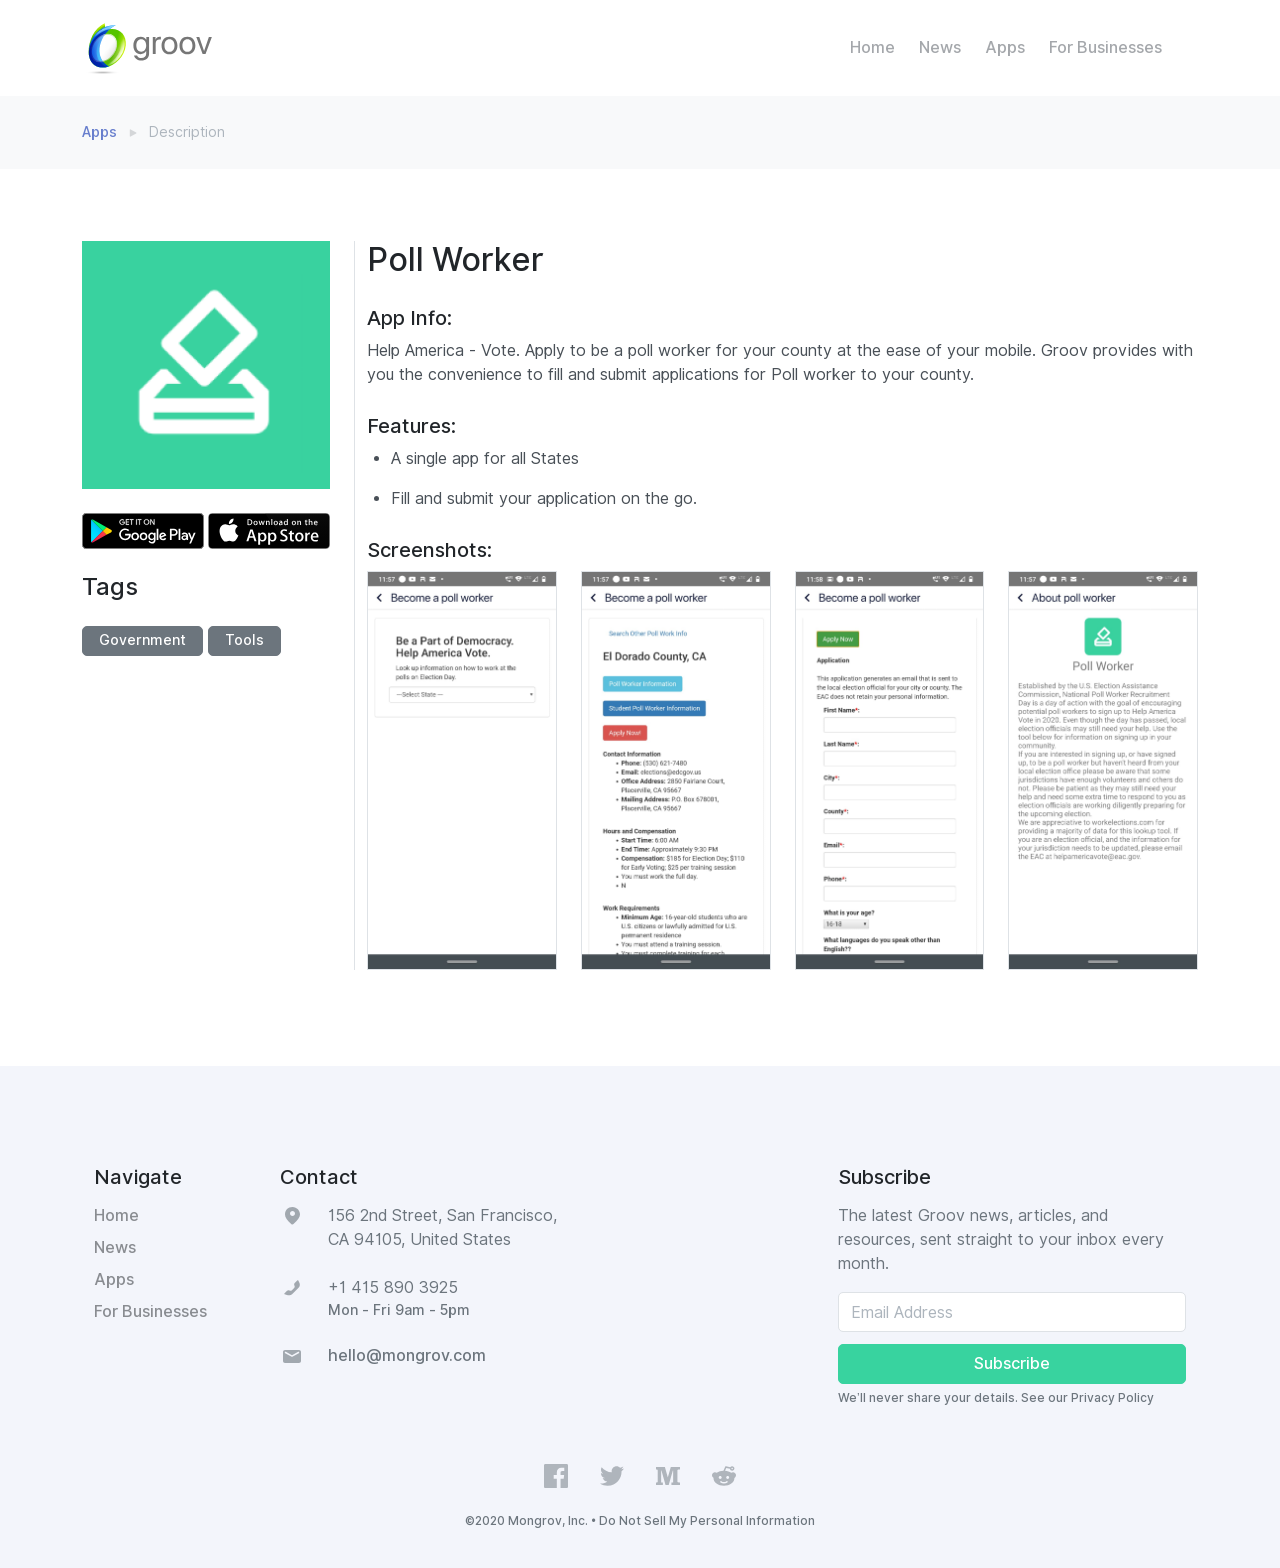
<file: apps/poll-worker.html>
<!doctype html>
<html lang="en">

  <head>
    <meta charset="utf-8">
    <title>Groov - Apps</title>
    <meta name="viewport" content="width=device-width, initial-scale=1.0">
    <meta name="description" content="Securing your digital assets has never been simpler - Receive, send & share documents, certificates, points with peace of mind">
    <meta name="keywords" content="best collaboration apps,best mobile wallet crypto,best team collaboration apps,best wallet for crypto,client engagement strategies,cloud based collaboration tools,cloud based collaboration,collaboration,applications,collaboration products,collaboration tool,collaborative document,collaborative productivity application,collaborative site,communication and collaboration tools,community engagement,consumer engagement marketing,content collaboration system,crypto wallet,cryptocurrency wallet list,customer engagement,customer engagement analytics,customer engagement process,design collaboration tools,digital currency wallet,engagement platform,free collaboration apps,free crypto wallet,increase customer engagement,mobile app engagement,most secure crypto wallet,network collaboration tools,online community engagement,online cryptocurrency wallet,online customer engagement,online document collaboration,online team collaboration,online wallet crypto,open source crypto wallet,polls,project collaboration apps,real time document collaboration,rewards,secure crypto wallet,secure document exchange,security document,the best crypto wallet,video collaboration app,web based collaboration tools,web collaboration tools,work collaboration tools,workplace collaboration tools,digital identity,document sharing,document security,messenger app,chat app,shared docs" />

    <link href="../assets/css/loaders/loader-typing.css" rel="stylesheet" type="text/css" media="all" />
    <!-- <link href="../assets/css/theme-mobile-app.css" rel="stylesheet" type="text/css" media="all" /> -->
    <link href="../assets/css/theme.css" rel="stylesheet" type="text/css" media="all" />
    <link rel="preload" as="font" href="../assets/fonts/Inter-UI-upright.var.woff2" type="font/woff2" crossorigin="anonymous">
    <link rel="preload" as="font" href="../assets/fonts/Inter-UI.var.woff2" type="font/woff2" crossorigin="anonymous">
    
    <link rel="icon" type="image/png" href="../assets/img/groov/favicon.ico">
    <link rel="apple-touch-icon" sizes="180x180" href="../assets/img/groov/apple-touch-icon.png">
    <link rel="icon" type="image/png" sizes="32x32" href="../assets/img/groov/favicon-32x32.png">
    <link rel="icon" type="image/png" sizes="16x16" href="../assets/img/groov/favicon-16x16.png">
    <link rel="icon" type="image/png" sizes="48x48" href="../assets/img/groov/favicon-48x48.png">
    <link rel="apple-touch-icon" sizes="57x57" href="../assets/img/groov/apple-icon-57x57.png">
    <link rel="apple-touch-icon" sizes="60x60" href="../assets/img/groov/apple-icon-60x60.png">
    <link rel="apple-touch-icon" sizes="72x72" href="../assets/img/groov/apple-icon-72x72.png">
    <link rel="apple-touch-icon" sizes="76x76" href="../assets/img/groov/apple-icon-76x76.png">
    <link rel="apple-touch-icon" sizes="114x114" href="../assets/img/groov/apple-icon-114x114.png">
    <link rel="apple-touch-icon" sizes="120x120" href="../assets/img/groov/apple-icon-120x120.png">
    <link rel="apple-touch-icon" sizes="144x144" href="../assets/img/groov/apple-icon-144x144.png">
    <link rel="apple-touch-icon" sizes="152x152" href="../assets/img/groov/apple-icon-152x152.png">
    <link rel="apple-touch-icon" sizes="180x180" href="../assets/img/groov/apple-icon-180x180.png">
    <link rel="icon" type="image/png" sizes="192x192"  href="../assets/img/groov/android-icon-192x192.png">
    <link rel="icon" type="image/png" sizes="96x96" href="../assets/img/groov/favicon-96x96.png">

<style>
  .mobile-screenshot > img:first-child {
    padding: 6.5%;
}
</style>
  </head>
  
  <body>
    <div class="loader">
      <div class="loading-animation"></div>
    </div>
    <div class="navbar-container overflow-hidden ">
      <nav class="navbar navbar-expand-lg justify-content-between navbar-light border-bottom-0 bg-white" data-sticky="top">
        <div class="container">
          <div class="col flex-fill px-0 d-flex justify-content-between">
            <a class="navbar-brand mr-0 fade-page" href="../index.html">
              <img src="../assets/img/groov/logo.svg" alt="Groov" style="width: 130px;">
            </a>
            <button class="navbar-toggler" type="button" data-toggle="collapse" data-target=".navbar-collapse" aria-expanded="false" aria-label="Toggle navigation">
              <svg class="icon" width="24" height="24" viewBox="0 0 24 24" fill="none" xmlns="http://www.w3.org/2000/svg">
                <path d="M3 17C3 17.5523 3.44772 18 4 18H20C20.5523 18 21 17.5523 21 17V17C21 16.4477 20.5523 16 20 16H4C3.44772 16 3 16.4477 3 17V17ZM3 12C3 12.5523 3.44772 13 4 13H20C20.5523 13 21 12.5523 21 12V12C21 11.4477 20.5523 11 20 11H4C3.44772 11 3 11.4477 3 12V12ZM4 6C3.44772 6 3 6.44772 3 7V7C3 7.55228 3.44772 8 4 8H20C20.5523 8 21 7.55228 21 7V7C21 6.44772 20.5523 6 20 6H4Z"
                fill="#212529" />
              </svg>
            </button>
          </div>
          <div class="collapse navbar-collapse col px-0 px-lg-2 flex-fill">
            <div class="py-2 py-lg-0">
              <ul class="navbar-nav pl-0 pl-md-7 ml-0 ml-md-7">
                <li class="nav-item dropdown">
                  <a href="../index.html" class="nav-link dropdown-toggle" data-toggle="dropdown-grid" aria-expanded="false" aria-haspopup="true">Home</a>
                </li>
                <li class="nav-item dropdown">
                  <a href="../news.html" class="nav-link dropdown-toggle" data-toggle="dropdown-grid" aria-expanded="false" aria-haspopup="true">News</a>
                </li>
                <li class="nav-item dropdown">
                    <a href="../apps.html" class="nav-link dropdown-toggle" data-toggle="dropdown-grid" aria-expanded="false" aria-haspopup="true">Apps</a>
                  </li>
                
                <li class="nav-item dropdown">
                  <a href="../for-businesses.html" class="nav-link dropdown-toggle" data-toggle="dropdown-grid" aria-expanded="false" aria-haspopup="true">For Businesses</a>
                </li>
              </ul>
            </div>
          </div>
        </div>
      </nav>
    </div>

    <div class="bg-light">
        <div class="container py-3">
          <div class="row justify-content-md-between align-items-md-center">
            <div class="col-md-5 mb-3 mb-md-0">
              <!-- Breadcrumb -->
              <nav class="d-inline-block rounded" aria-label="breadcrumb">
                <ol class="breadcrumb breadcrumb-no-gutter font-size-1 mb-0">
                  <li class="breadcrumb-item"><a href="../apps.html">Apps</a></li>
                  <li class="breadcrumb-item active" aria-current="page">Description</li>
                </ol>
              </nav>
              <!-- End Breadcrumb -->
            </div>
          </div>
        </div>
      </div>

    <section class="pb-7 pt-5 pt-lg-6 overflow-hidden">
      <div class="container">
        <div class="row">
            <div class="col-md-4 col-lg-3 mb-9 mb-md-0 border-right">
                <!-- App Info -->
                <div class="mr-lg-2">
                  <div class="mb-3 text-center">
                    <div class="text-center mx-auto mb-3">
                      <img class="img-fluid" src="../assets/img/groov/app_icon_sq1.png" alt="Image Description">
                    </div>
                    <div class="row">
                        <a class="col-6" href="https://play.google.com/store/apps/details?id=com.mongrov.groov" target="_blank" style="padding-right: 2px;">
                            <img src="../assets/img/groov/google-play-badge.svg">
                        </a>
                        <a class="col-6" href="https://apps.apple.com/us/app/groov-from-mongrov/id1441249510" target="_blank" style="padding-left: 2px;">
                            <img src="../assets/img/groov/app-store-badge.svg">
                        </a>
                    </div>
                    
                  </div>
      
                  <div class="mb-md-7 pr-1">
                    <h1 class="h4">Tags</h1>
                    <a class="btn btn-sm btn-secondary mb-1" href="javascript:;">Government</a>
                    <a class="btn btn-sm btn-secondary mb-1" href="javascript:;">Tools</a>

                  </div>
      
                
                </div>
                <!-- End App Info -->
              </div>

              <div class="col-md-8 col-lg-9 mb-9 mb-md-0">
                    <h2>Poll Worker</h2>
                    <h5 class="mb-1">App Info:</h5>
                    <p>Help America - Vote. Apply to be a poll worker for your county at the ease of your mobile. Groov provides with you the convenience to fill and submit applications for Poll worker to your county.</p>
                   
                    <h5 class="mb-1 mt-3">Features:</h5>
                    <ul class="pl-3">
                        <li><p>A single app for all States</p></li>
                        <li><p>Fill and submit your application on the go.</p></li>
                    </ul>
                    <h5 class="mb-1 mt-3">Screenshots:</h5>
                    <div class="row">
                      <div class="col-md-3">
                        <img class="border" src="../assets/img/groov/poll1.jpeg">
                      </div>
                      <div class="col-md-3">
                        <img class="border" src="../assets/img/groov/poll2.jpeg">
                      </div>
                      <div class="col-md-3">
                        <img class="border" src="../assets/img/groov/poll3.jpeg">
                      </div>
                      <div class="col-md-3">
                        <img class="border" src="../assets/img/groov/poll4.jpeg">
                      </div>
                    </div>
              </div>
        </div>
      </div>
    </section>
  
    <footer class="pb-4 bg-primary-alt text-secondary" id="footer">
       
      <div class="container">
        <div class="row mb-5 mx-auto">
          <div class="col-12 col-lg-3 col-xl-2 mb-4 col-md-6">
            <h5 class="text-dark">Navigate</h5>
            <ul class="nav flex-column">
              <li class="nav-item">
                <a href="../index.html" class="nav-link">Home</a>
              </li>
              <li class="nav-item">
                <a href="../news.html" class="nav-link">News</a>
              </li>
              <li class="nav-item">
                <a href="../apps.html" class="nav-link">Apps</a>
              </li>
              <li class="nav-item">
                <a href="../for-businesses.html" class="nav-link">For Businesses</a>
              </li>
              
            </ul>
          </div>
          <div class="col-12 col-lg-6 col-md-6 text-justify">
            <h5 class="text-dark">Contact</h5>
            <ul class="list-unstyled">
              <li class="mb-3 d-flex">
                <svg class="icon bg-secondary opacity-60" width="24px" height="24px" viewBox="0 0 24 24" version="1.1" xmlns="http://www.w3.org/2000/svg" xmlns:xlink="http://www.w3.org/1999/xlink">
                  <title>Icon For Marker#1</title>
                  <g stroke="none" stroke-width="1" fill="none" fill-rule="evenodd">
                    <rect opacity="0" x="0" y="0" width="24" height="24"></rect>
                    <path d="M5,10.5 C5,6 8,3 12.5,3 C17,3 20,6.75 20,10.5 C20,12.8325623 17.8236613,16.03566 13.470984,20.1092932 C12.9154018,20.6292577 12.0585054,20.6508331 11.4774555,20.1594925 C7.15915182,16.5078313 5,13.2880005 5,10.5 Z M12.5,12 C13.8807119,12 15,10.8807119 15,9.5 C15,8.11928813 13.8807119,7 12.5,7 C11.1192881,7 10,8.11928813 10,9.5 C10,10.8807119 11.1192881,12 12.5,12 Z" fill="#ff0000" fill-rule="nonzero"></path>
                  </g>
                </svg>
                <div class="ml-3">
                  <span>156 2nd Street, San Francisco,<br>
                    CA 94105, United States</span>
                </div>
              </li>
              <li class="mb-3 d-flex">
                <svg class="icon bg-secondary opacity-60" width="24px" height="24px" viewBox="0 0 24 24" version="1.1" xmlns="http://www.w3.org/2000/svg" xmlns:xlink="http://www.w3.org/1999/xlink">
                  <title>Icon For Call#1</title>
                  <g stroke="none" stroke-width="1" fill="none" fill-rule="evenodd">
                    <rect opacity="0" x="0" y="0" width="24" height="24"></rect>
                    <path d="M11.914857,14.1427403 L14.1188827,11.9387145 C14.7276032,11.329994 14.8785122,10.4000511 14.4935235,9.63007378 L14.3686433,9.38031323 C13.9836546,8.61033591 14.1345636,7.680393 14.7432841,7.07167248 L17.4760882,4.33886839 C17.6713503,4.14360624 17.9879328,4.14360624 18.183195,4.33886839 C18.2211956,4.37686904 18.2528214,4.42074752 18.2768552,4.46881498 L19.3808309,6.67676638 C20.2253855,8.3658756 19.8943345,10.4059034 18.5589765,11.7412615 L12.560151,17.740087 C11.1066115,19.1936265 8.95659008,19.7011777 7.00646221,19.0511351 L4.5919826,18.2463085 C4.33001094,18.1589846 4.18843095,17.8758246 4.27575484,17.613853 C4.30030124,17.5402138 4.34165566,17.4733009 4.39654309,17.4184135 L7.04781491,14.7671417 C7.65653544,14.1584211 8.58647835,14.0075122 9.35645567,14.3925008 L9.60621621,14.5173811 C10.3761935,14.9023698 11.3061364,14.7514608 11.914857,14.1427403 Z" fill="#000000"></path>
                  </g>
                </svg>
                <div class="ml-3">
                  <span>+1 415 890 3925</span>
                  <span class="d-block text-small">Mon - Fri 9am - 5pm</span>
                </div>
              </li>
              <li class="mb-3 d-flex">
                <svg class="icon bg-secondary opacity-60" width="24px" height="24px" viewBox="0 0 24 24" version="1.1" xmlns="http://www.w3.org/2000/svg" xmlns:xlink="http://www.w3.org/1999/xlink">
                  <title>Icon For Mail</title>
                  <g stroke="none" stroke-width="1" fill="none" fill-rule="evenodd">
                    <rect opacity="0" x="0" y="0" width="24" height="24"></rect>
                    <path d="M5,6 L19,6 C20.1045695,6 21,6.8954305 21,8 L21,17 C21,18.1045695 20.1045695,19 19,19 L5,19 C3.8954305,19 3,18.1045695 3,17 L3,8 C3,6.8954305 3.8954305,6 5,6 Z M18.1444251,7.83964668 L12,11.1481833 L5.85557487,7.83964668 C5.4908718,7.6432681 5.03602525,7.77972206 4.83964668,8.14442513 C4.6432681,8.5091282 4.77972206,8.96397475 5.14442513,9.16035332 L11.6444251,12.6603533 C11.8664074,12.7798822 12.1335926,12.7798822 12.3555749,12.6603533 L18.8555749,9.16035332 C19.2202779,8.96397475 19.3567319,8.5091282 19.1603533,8.14442513 C18.9639747,7.77972206 18.5091282,7.6432681 18.1444251,7.83964668 Z" fill="#000000"></path>
                  </g>
                </svg>
                <div class="ml-3">
                  <a href="mailto:hello@mongrov.com" class="text-secondary">hello@mongrov.com</a>
                </div>
              </li>
            </ul>
          </div>
          <div class="col-lg-5 col-md-6 col-xl-4 mt-3 mt-lg-0">
            <h5 class="text-dark">Subscribe</h5>
            <p>The latest Groov news, articles, and resources, sent straight to your inbox every month.</p>
            <form action="https://formspree.io/hello@mongrov.com" method="POST">
              <div class="form-row">
                <div class="col-12">
                  <input type="email" class="form-control mb-2" placeholder="Email Address" name="mi_subscribe_email" required="">
                </div>
                <div class="col-12">
                  <div class="d-none alert alert-success" role="alert" data-success-message="">
                    Thanks, a member of our team will be in touch shortly.
                  </div>
                  <div class="d-none alert alert-danger" role="alert" data-error-message="">
                    Please fill all fields correctly.
                  </div>
                  <!-- <div data-recaptcha data-sitekey="INSERT_YOUR_RECAPTCHA_V2_SITEKEY_HERE" data-size="invisible" data-badge="bottomleft">
                    </div> -->
                  <button type="submit" class="btn btn-primary btn-loading btn-block" data-loading-text="Sending">
                    <svg class="icon" width="24px" height="24px" viewBox="0 0 24 24" version="1.1" xmlns="http://www.w3.org/2000/svg" xmlns:xlink="http://www.w3.org/1999/xlink">
                      <title>Icon For Loading</title>
                      <g stroke="none" stroke-width="1" fill="none" fill-rule="evenodd">
                        <g>
                          <polygon points="0 0 24 0 24 24 0 24" opacity="0"></polygon>
                        </g>
                        <path d="M12,4 L12,6 C8.6862915,6 6,8.6862915 6,12 C6,15.3137085 8.6862915,18 12,18 C15.3137085,18 18,15.3137085 18,12 C18,10.9603196 17.7360885,9.96126435 17.2402578,9.07513926 L18.9856052,8.09853149 C19.6473536,9.28117708 20,10.6161442 20,12 C20,16.418278 16.418278,20 12,20 C7.581722,20 4,16.418278 4,12 C4,7.581722 7.581722,4 12,4 Z" fill="#000000" fill-rule="nonzero" transform="translate(12.000000, 12.000000) scale(-1, 1) translate(-12.000000, -12.000000) ">
                        </path>
                      </g>
                    </svg>
                    <span>Subscribe</span>
                  </button>
                </div>
              </div>
            </form>
            <small class=" form-text">We’ll never share your details. See our <a class="text-secondary" target="_blank" href="https://mongrov.com/privacy.html">Privacy Policy</a>
            </small>
  
          </div>
        </div>
        <div class="row justify-content-center mb-2">
          <div class="col-auto">
            <ul class="nav">
              <li class="nav-item">
                  <a href="https://www.facebook.com/GroovOs" target="_blank" class="nav-link">
                    <svg class="icon bg-secondary" role="img" viewBox="0 0 24 24" xmlns="http://www.w3.org/2000/svg">
                      <title>Facebook icon</title>
                      <path d="M22.676 0H1.324C.593 0 0 .593 0 1.324v21.352C0 23.408.593 24 1.324 24h11.494v-9.294H9.689v-3.621h3.129V8.41c0-3.099 1.894-4.785 4.659-4.785 1.325 0 2.464.097 2.796.141v3.24h-1.921c-1.5 0-1.792.721-1.792 1.771v2.311h3.584l-.465 3.63H16.56V24h6.115c.733 0 1.325-.592 1.325-1.324V1.324C24 .593 23.408 0 22.676 0"></path>
                    </svg>
                  </a>
                </li>
            <li class="nav-item">
              <a href="https://twitter.com/groovos" target="_blank" class="nav-link">
                <svg class="icon bg-secondary" role="img" viewBox="0 0 24 24" xmlns="http://www.w3.org/2000/svg">
                  <title>Twitter icon</title>
                  <path d="M23.954 4.569c-.885.389-1.83.654-2.825.775 1.014-.611 1.794-1.574 2.163-2.723-.951.555-2.005.959-3.127 1.184-.896-.959-2.173-1.559-3.591-1.559-2.717 0-4.92 2.203-4.92 4.917 0 .39.045.765.127 1.124C7.691 8.094 4.066 6.13 1.64 3.161c-.427.722-.666 1.561-.666 2.475 0 1.71.87 3.213 2.188 4.096-.807-.026-1.566-.248-2.228-.616v.061c0 2.385 1.693 4.374 3.946 4.827-.413.111-.849.171-1.296.171-.314 0-.615-.03-.916-.086.631 1.953 2.445 3.377 4.604 3.417-1.68 1.319-3.809 2.105-6.102 2.105-.39 0-.779-.023-1.17-.067 2.189 1.394 4.768 2.209 7.557 2.209 9.054 0 13.999-7.496 13.999-13.986 0-.209 0-.42-.015-.63.961-.689 1.8-1.56 2.46-2.548l-.047-.02z"></path>
                </svg>
              </a>
            </li>
            <li class="nav-item">
              <a href="https://medium.com/groov" target="_blank" class="nav-link">
                  <svg class="icon bg-secondary" version="1.1" id="Capa_1" xmlns="http://www.w3.org/2000/svg" xmlns:xlink="http://www.w3.org/1999/xlink" x="0px" y="0px" viewBox="0 0 483.86 483.86" style="enable-background:new 0 0 483.86 483.86;" xml:space="preserve">
               <g>
                 <path d="M483.86,112.345h-26.699c-6.952,0-25.143,7.552-25.143,13.981v233.467c0,6.445,18.191,11.729,25.143,11.729h26.699v51.835
                   H311.052v-51.835h34.57V129.615h-6.016L256.42,423.356h-64.406l-82.11-293.741h-6.219v241.906h34.555v51.835H0v-51.835h19.173
                   c7.527,0,15.383-5.283,15.383-11.729V126.326c0-6.43-7.855-13.981-15.383-13.981H0V60.504h179.155l58.496,207.342h1.574
                   l59.073-207.342H483.86V112.345z"></path>
               </g>
               </svg>
              </a>
            </li>
            <li class="nav-item">
              <a href="https://www.reddit.com/user/Groov_os" target="_blank" class="nav-link">
                <svg class="icon bg-secondary" version="1.1" id="Capa_1" x="0px" y="0px" viewBox="0 0 514.24 514.24" style="enable-background:new 0 0 514.24 514.24;" xml:space="preserve">
             <g>
               <g>
                 <polygon points="176,289.089 176,289.121 192,289.121 		"></polygon>
               </g>
             </g>
             <g>
               <g>
                 <polygon points="336,289.089 336,289.121 352,289.121 		"></polygon>
               </g>
             </g>
             <g>
               <g>
                 <path d="M514.24,241.121c0-35.296-28.704-64-64-64c-14.112,0-27.52,4.608-38.464,12.96c-35.712-24.8-82.496-39.584-132.256-43.328
                   l26.848-62.976l78.112,18.24c2.496,24.16,22.72,43.104,47.52,43.104c26.464,0,48-21.536,48-48s-21.536-48-48-48
                   c-16.768,0-31.52,8.672-40.096,21.76l-91.296-21.344c-7.744-1.76-15.328,2.176-18.4,9.312l-37.12,87.04
                   c-53.728,1.856-104.928,16.992-143.584,43.36C90.976,181.441,77.92,177.121,64,177.121c-35.296,0-64,28.704-64,64
                   c0,23.392,12.768,44.544,32.352,55.392c-0.256,2.816-0.352,5.696-0.352,8.608c0,88.224,100.48,160,224,160
                   c123.488,0,224-71.776,224-160c0-2.496-0.096-4.96-0.256-7.424C500.608,287.073,514.24,265.409,514.24,241.121z M432,81.121
                   c8.8,0,16,7.168,16,16c0,8.832-7.2,16-16,16s-16-7.168-16-16C416,88.289,423.2,81.121,432,81.121z M144,289.121
                   c0-17.632,14.368-32,32-32s32,14.368,32,32c0,17.664-14.368,32-32,32S144,306.785,144,289.121z M329.888,395.265
                   c-22.08,15.968-48,23.968-73.888,23.968s-51.808-8-73.888-23.968c-7.168-5.184-8.768-15.2-3.584-22.336s15.2-8.736,22.336-3.584
                   c32.992,23.84,77.28,23.904,110.272,0c7.136-5.152,17.12-3.616,22.336,3.584C338.656,380.097,337.024,390.081,329.888,395.265z
                    M336,321.121c-17.664,0-32-14.336-32-32c0-17.632,14.336-32,32-32s32,14.368,32,32C368,306.785,353.664,321.121,336,321.121z"></path>
               </g>
             </g>
             </svg>
              </a>
            </li>
            <!-- <li class="nav-item">
              <a href="https://t.me/GroovOne" target="_blank" class="nav-link pr-0">
                <svg class="icon bg-secondary" viewBox="-21 -51 682.66669 682" xmlns="http://www.w3.org/2000/svg"><path d="m640-1.667969-640 272.039063 167.777344 66.585937 59.726562 224.507813 109.976563-106.558594 178.917969 123.570312zm-403.78125 367.402344-6.457031 58.535156-24.800781-93.234375 435.039062-332.703125zm0 0"></path></svg>
              </a>
            </li> -->
            
          </ul>
          </div>
        </div>
        <div class="row justify-content-center">
          <div class="col col-md-auto text-center">
            <small class="text-secondary">©2020 <a class="text-secondary" href="https://mongrov.com">Mongrov, Inc.</a>
              •
              <a class="text-secondary" href="do-not-sell-my-personal-information.html">Do Not Sell My Personal Information</a>
            </small>
          </div>
        </div>
      </div>
    </footer>
    <!-- <a href="#" class="btn back-to-top btn-primary btn-round" data-smooth-scroll data-aos="fade-up" data-aos-anchor="section:last-of-type" data-aos-mirror="true" data-aos-once="false">
      <svg class="icon" width="24px" height="24px" viewBox="0 0 24 24" version="1.1" xmlns="http://www.w3.org/2000/svg" xmlns:xlink="http://www.w3.org/1999/xlink">
        <title>Icon For Arrow-up</title>
        <g stroke="none" stroke-width="1" fill="none" fill-rule="evenodd">
          <polygon points="0 0 24 0 24 24 0 24" opacity="0"></polygon>
          <rect fill="#000000" x="11" y="5" width="2" height="14" rx="1"></rect>
          <path d="M6.70710678,12.7071068 C6.31658249,13.0976311 5.68341751,13.0976311 5.29289322,12.7071068 C4.90236893,12.3165825 4.90236893,11.6834175 5.29289322,11.2928932 L11.2928932,5.29289322 C11.6714722,4.91431428 12.2810586,4.90106866 12.6757246,5.26284586 L18.6757246,10.7628459 C19.0828436,11.1360383 19.1103465,11.7686056 18.7371541,12.1757246 C18.3639617,12.5828436 17.7313944,12.6103465 17.3242754,12.2371541 L12.0300757,7.38413782 L6.70710678,12.7071068 Z"
          fill="#000000" fill-rule="nonzero"></path>
        </g>
      </svg>
    </a> -->
    <!-- Required vendor scripts (Do not remove) -->
    <script type="text/javascript" src="../assets/js/jquery.min.js"></script>
    <script type="text/javascript" src="../assets/js/popper.min.js"></script>
    <script type="text/javascript" src="../assets/js/bootstrap.js"></script>

    <!-- Optional Vendor Scripts (Remove the plugin script here and comment initializer script out of index.js if site does not use that feature) -->

    <!-- AOS (Animate On Scroll - animates elements into view while scrolling down) -->
    <script type="text/javascript" src="../assets/js/aos.js"></script>
    <!-- Clipboard (copies content from browser into OS clipboard) -->
    <script type="text/javascript" src="../assets/js/clipboard.js"></script>
    <!-- Fancybox (handles image and video lightbox and galleries) -->
    <script type="text/javascript" src="../assets/js/jquery.fancybox.min.js"></script>
    <!-- Flickity (handles touch enabled carousels and sliders) -->
    <script type="text/javascript" src="../assets/js/flickity.pkgd.min.js"></script>
    <!-- Ion rangeSlider (flexible and pretty range slider elements) -->
    <script type="text/javascript" src="../assets/js/ion.rangeSlider.min.js"></script>
    <!-- Isotope (masonry layouts and filtering) -->
    <script type="text/javascript" src="../assets/js/isotope.pkgd.min.js"></script>
    <!-- jarallax (parallax effect and video backgrounds) -->
    <script type="text/javascript" src="../assets/js/jarallax.min.js"></script>
    <script type="text/javascript" src="../assets/js/jarallax-video.min.js"></script>
    <script type="text/javascript" src="../assets/js/jarallax-element.min.js"></script>
    <!-- jQuery Countdown (displays countdown text to a specified date) -->
    <script type="text/javascript" src="../assets/js/jquery.countdown.min.js"></script>
    <!-- jQuery smartWizard facilitates steppable wizard content -->
    <script type="text/javascript" src="../assets/js/jquery.smartWizard.min.js"></script>
    <!-- Plyr (unified player for Video, Audio, Vimeo and Youtube) -->
    <script type="text/javascript" src="../assets/js/plyr.polyfilled.min.js"></script>
    <!-- Prism (displays formatted code boxes) -->
    <script type="text/javascript" src="../assets/js/prism.js"></script>
    <!-- ScrollMonitor (manages events for elements scrolling in and out of view) -->
    <script type="text/javascript" src="../assets/js/scrollMonitor.js"></script>
    <!-- Smooth scroll (animation to links in-page)-->
    <script type="text/javascript" src="../assets/js/smooth-scroll.polyfills.min.js"></script>
    <!-- TwitterFetcher (displays a feed of tweets from a specified account)-->
    <!-- <script type="text/javascript" src="../assets/js/twitterFetcher_min.js"></script> -->
    <!-- Typed text (animated typing effect)-->
    <!-- <script type="text/javascript" src="../assets/js/typed.min.js"></script> -->
    <!-- Required theme scripts (Do not remove) -->
    <script type="text/javascript" src="../assets/js/theme.js"></script>
    <!-- Removes page load animation when window is finished loading -->
    <script type="text/javascript">
      window.addEventListener("load", function () {
        document.querySelector('body').classList.add('loaded');
      });
    </script>

    <!-- Global site tag (gtag.js) - Google Analytics -->
    <script async src="https://www.googletagmanager.com/gtag/js?id=UA-113300163-3"></script>
    <script>
      window.dataLayer = window.dataLayer || [];
      function gtag(){dataLayer.push(arguments);}
      gtag('js', new Date());

      gtag('config', 'UA-113300163-3');
    </script>

<!-- <script type="text/javascript" src="//downloads.mailchimp.com/js/signup-forms/popup/unique-methods/embed.js" data-dojo-config="usePlainJson: true, isDebug: false"></script><script type="text/javascript">window.dojoRequire(["mojo/signup-forms/Loader"], function(L) { L.start({"baseUrl":"mc.us20.list-manage.com","uuid":"e9cba8f684ab66ca4c9982d38","lid":"be18b29623","uniqueMethods":true}) })</script> -->

  <!-- Start of Livechat Script -->
  <script type="text/javascript">
    (function (w, d, s, u) {
      w.RocketChat = function (c) {
        w.RocketChat._.push(c)
      };
      w.RocketChat._ = [];
      w.RocketChat.url = u;
      var h = d.getElementsByTagName(s)[0],
        j = d.createElement(s);
      j.async = true;
      j.src = 'https://corp.mongrov.com/livechat/rocketchat-livechat.min.js?_=201903270000';
      h.parentNode.insertBefore(j, h);
    })(window, document, 'script', 'https://corp.mongrov.com/livechat');
  </script>
  <!-- End of Livechat Script -->

  </body>

</html>
</file>
<file: assets/css/loaders/loader-typing.css>
/* Common Loader CSS */

@keyframes hideLoader{
    0%{ width: 100%; height: 100%; }
    100%{ width: 0; height: 0; }
}
body > div.loader{
        position: fixed;
        background: white;
        width: 100%;
        height: 100%;
        z-index: 1071;
        opacity: 0;
        transition: opacity .5s ease;
        overflow: hidden;
        pointer-events: none;
        display: flex;
        align-items: center;
        justify-content: center;
    }
    body:not(.loaded) > div.loader{
        opacity: 1;
    }
    body:not(.loaded){
        overflow: hidden;
    }
body.loaded > div.loader{
    animation: hideLoader .5s linear .5s forwards;
}

/* Typing Animation */
.loading-animation {
  width: 6px;
  height: 6px;
  border-radius: 50%;
  animation: typing 1s linear infinite alternate;
  position: relative;
  left: -12px;
}

@keyframes typing {
  0% {
    background-color: rgba(100,100,100, 1);
    box-shadow: 12px 0px 0px 0px rgba(100,100,100, 0.2),
      24px 0px 0px 0px rgba(100,100,100, 0.2);
  }

  25% {
    background-color: rgba(100,100,100, 0.4);
    box-shadow: 12px 0px 0px 0px rgba(100,100,100, 2),
      24px 0px 0px 0px rgba(100,100,100, 0.2);
  }

  75% {
    background-color: rgba(100,100,100, 0.4);
    box-shadow: 12px 0px 0px 0px rgba(100,100,100, 0.2),
      24px 0px 0px 0px rgba(100,100,100, 1);
  }
}
</file>
<file: v1_backup/assets/css/theme.css>
@charset "UTF-8";
/* purgecss start ignore */
@font-face {
  font-family: 'SFProDisplay-Regular';
  font-display: auto;
  src: url("../../assets/fonts/SFProDisplay-Regular.eot?#iefix") format("embedded-opentype"), url("../../assets/fonts/SFProDisplay-Regular.otf") format("opentype"), url("../../assets/fonts/SFProDisplay-Regular.woff") format("woff"), url("../../assets/fonts/SFProDisplay-Regular.ttf") format("truetype"), url("../../assets/fonts/SFProDisplay-Regular.svg#SFProDisplay-Regular") format("svg");
  font-weight: normal;
  font-style: normal; }

a {
  font-weight: normal !important; }

body {
  font-family: 'SFProDisplay-Regular' !important; }

.dropdown-menu-wide {
  width: 300px !important; }

.display-5 {
  font-size: 2.5rem;
  font-weight: 600;
  line-height: 1.2; }

.bg-teal {
  background-color: #2DA8BF !important; }

.bg-skyblue {
  background-color: #00b8ff !important; }

.bg-lightgrey {
  background: #f5f5f5; }

.bg-violetblue {
  background: #7b6cff; }

.bg-violetblue {
  background-color: #7654ff !important; }

.bg-darkbluegradient {
  background: linear-gradient(180deg, #2b109a 0, #17076d 50%, #111032); }

.bg-agile-gradient {
  background: linear-gradient(#FFFFFF, #EFF8FF); }

.bg-darkblue {
  background: #010e28; }

.img-greyscall {
  -webkit-filter: grayscale(100%);
          filter: grayscale(100%); }

.img-greyscall:hover {
  -webkit-filter: grayscale(0%);
          filter: grayscale(0%); }

/* .SpacesHeroSection {
    background-image: url(../img/abs1.svg), linear-gradient(180deg, #2b109a 0, #17076d 50%, #111032);
    background-position: bottom,50%;
    background-repeat: no-repeat;
    background-size: cover;
} */
.SpacesHeroSection {
  background-image: url(../img/abs2.svg), linear-gradient(180deg, #2b109a 0, #17076d 50%, #111032);
  background-position: right, bottom;
  background-repeat: no-repeat;
  background-size: cover; }

.SpacesHeroSectionPricing {
  background-image: url(../img/abs-pricing.svg), linear-gradient(180deg, #6350FF 0, #6350FF 50%, #6350FF);
  background-position: right, bottom;
  background-repeat: no-repeat;
  background-size: cover; }

.SpacesHeroSectionTaskboard {
  background-image: url(../img/abs-taskboard.svg), linear-gradient(180deg, #20AF87 0, #20AF87 50%, #20AF87);
  background-position: right, bottom;
  background-repeat: no-repeat;
  background-size: cover; }

/* .SpacesHeroSection1 {
    background-image: url(../img/abs3.svg), linear-gradient(180deg, #2b109a 0, #17076d 50%, #111032);
    background-position: right, bottom;
    background-repeat: no-repeat;
    background-size: cover;
} */
.SpacesHeroSection1 {
  background-image: url(../img/abs3.svg), linear-gradient(180deg, #00B8FF 0, #00B8FF 50%, #1A91BF);
  background-position: right, bottom;
  background-repeat: no-repeat;
  background-size: cover; }

.SpacesHeroSection2 {
  background-image: url(../img/abs-school1.svg), linear-gradient(180deg, #00B8FF 0, #00B8FF 50%, #1A91BF);
  background-position: right, bottom;
  background-repeat: no-repeat;
  background-size: cover; }

.SpacesHeroSection3 {
  background-image: url(../img/abs-contact.svg), linear-gradient(180deg, #25D0DB 0, #25D0DB 50%, #25D0DB);
  background-position: right, bottom;
  background-repeat: no-repeat;
  background-size: cover; }

.SpacesHeroSection4 {
  background-image: url(../img/abs-contact.svg), linear-gradient(180deg, #00B8FF 0, #00B8FF 50%, #00B8FF);
  background-position: right, bottom;
  background-repeat: no-repeat;
  background-size: cover; }

.SpacesHeroSection5 {
  background-image: url(../img/abs-school2.svg), linear-gradient(180deg, #00B8FF 0, #00B8FF 50%, #1A91BF);
  background-position: right, bottom;
  background-repeat: no-repeat;
  background-size: cover; }

.SpacesHeroSectionAgile {
  background: #3a69da url(../img/abs-messaging.svg);
  background-position: right, bottom;
  background-repeat: no-repeat;
  background-size: cover; }

.SpacesHeroSectionAgile1 {
  background-image: url(../img/abs-messaging.svg), linear-gradient(180deg, #00A9FF 0%, #00A9FF 100%);
  background-position: right, bottom;
  background-repeat: no-repeat;
  background-size: cover; }

.SpacesHeroSectionConferencing {
  background-image: url(../img/abs-conferencing.svg), linear-gradient(180deg, #896bff 0, #896bff 50%, #896bff);
  background-position: right, bottom;
  background-repeat: no-repeat;
  background-size: cover; }

.SpacesHeroSectionGeo {
  background-image: url(../img/abs-geo.svg), linear-gradient(180deg, #3BC2FF 0, #3BC2FF 50%, #3BC2FF);
  background-position: right, bottom;
  background-repeat: no-repeat;
  background-size: cover; }

.SpacesHeroSectionAbout {
  background-image: url(../img/abs-about.svg), linear-gradient(180deg, #339AFF 0, #339AFF 50%, #339AFF);
  background-position: right, bottom;
  background-repeat: no-repeat;
  background-size: cover; }

.SpacesHeroSectionOpensource {
  background-image: url(../img/abs-opensource.svg), linear-gradient(180deg, #5E4DD6 0, #5E4DD6 50%, #5E4DD6);
  background-position: right, bottom;
  background-repeat: no-repeat;
  background-size: cover; }

.SpacesHeroSectionMessaging {
  background-image: url(../img/abs-messaging.svg), linear-gradient(180deg, #59C5CF 0, #59C5CF 50%, #59C5CF);
  background-position: right, bottom;
  background-repeat: no-repeat;
  background-size: cover; }

#contact-page2 .main-banner h1 {
  font-size: 54px;
  color: #009cd8 !important; }

.roverz_img {
  width: 120px;
  margin-bottom: 20px;
  display: block; }

.main-banner {
  overflow: hidden;
  padding: 0; }

.main-banner .slider-cards .flickity-button.previous {
  display: block !important; }

.main-banner .flickity-prev-next-button {
  background: #e6e6e6; }

.main-banner .flickity-button:hover {
  background: #e6e6e6; }

.main-banner .flickity-prev-next-button.previous {
  left: -100px; }

.main-banner .flickity-prev-next-button.next {
  right: -100px; }

.main-banner .slider-cards .flickity-page-dots {
  display: none; }

.btn-signin {
  color: #FFF; }

.main-banner .carousel-cell {
  height: 580px; }

.bg-gradient-4 {
  background: linear-gradient(90deg, #0fdad0 0%, #19b8d2 100%); }

h1, .h1 {
  font-size: 48px !important;
  color: #333333 !important; }

svg path {
  fill: #2b353c !important; }

.fork svg path {
  fill: #FFFFFF !important; }

#school-page .shadow-lg, #school-page .demo-pages a:hover, .demo-pages #school-page a:hover {
  box-shadow: none !important; }

.navbar-nav .h6 {
  font-weight: normal; }

/* .sticky-top {
    box-shadow: 0px 3px 8px #e8e8e8;
} */
.navbar-nav .nav-link {
  margin: 0; }

.demo-section h1 {
  font-weight: normal; }

.demo-section .btn {
  background: #00be4c;
  border: none;
  color: #FFF; }

.demo-section .btn:hover {
  background: #00af46;
  border: none;
  color: #FFF; }

a.btn {
  font-weight: normal;
  border: none; }

.navbar-light .navbar-nav .nav-link {
  color: #5d5d5d !important; }

.navbar-light .navbar-nav .nav-link:hover {
  color: #000000 !important; }

.btn-getstarted {
  background: #3264bf;
  color: #FFFFFF; }

.btn-getstarted:hover {
  background: #2551a1; }

.section-prefooter {
  background: #4675e0; }

.btn-outline-skyblue {
  background: #FFFFFF;
  border: 1px solid #00b8ff !important; }

.btn-outline-skyblue:hover {
  background: #00b8ff;
  border: 1px solid #00b8ff !important;
  color: #FFFFFF !important; }

.btn-outline-skyblue:hover a {
  color: #FFFFFF !important; }

.btn-signin:hover {
  background: #12bc66 !important; }

.section-prefooter .list-social-links i {
  font-size: 20px;
  line-height: 20px; }

.section-prefooter .list-social-links a {
  padding: 10px 10px 5px 10px; }

.section-prefooter .list-social-links a span {
  margin-left: -9999px;
  display: block;
  float: left; }

.navbar .dropdown-menu-right {
  left: 0;
  right: auto; }

.testimonial .flickity-page-dots {
  display: none; }

.testimonial button.flickity-button {
  display: none; }

#features_section p {
  font-size: 1.25rem; }

#features_section .icon {
  width: auto;
  height: 3.5rem; }

span#star {
  background: #FFF;
  color: #0099FF;
  width: 30px;
  display: block;
  float: right;
  margin-left: 10px;
  height: 30px;
  line-height: 30px;
  border-radius: 5px;
  text-align: center; }

span#fork {
  background: #FFF;
  color: #0099FF;
  width: 30px;
  display: block;
  float: right;
  margin-left: 10px;
  height: 30px;
  line-height: 30px;
  border-radius: 5px;
  text-align: center; }

.btn-violet {
  background-color: #5432bd; }

.btn-violet:hover {
  background-color: #4829a5; }

.goAgileSlide .carousel-indicators li {
  background-color: #7dd6ff; }

.goAgileSlide .carousel-indicators .active {
  background-color: #669cff; }

.goAgileSlide h3 {
  padding: 0;
  margin-top: 100px; }

#go-agile .flickity-page-dots {
  display: none; }

#go-agile .slider-cards .flickity-button.previous {
  display: block !important; }

#go-agile .flickity-prev-next-button {
  background: #d3f3ff; }

.bg-blue {
  background: #5c9cfb; }

/* Responsive styles starts here */
@media only screen and (max-width: 1367px) {
  .pricing_col_sec ul {
    padding: 0; } }

@media only screen and (max-width: 1024px) {
  .main-banner .carousel-cell {
    height: auto; }
  .pricing_col_sec .h1 {
    font-size: 36px !important; } }

@media only screen and (max-width: 992px) {
  #school-page .slider-cards .h1 {
    font-size: 200% !important;
    margin-bottom: 10px; }
  #school-page .slider-cards .h6 {
    margin-bottom: 10px; }
  #school-page .btn-lg, #school-page .btn-group-lg > .btn {
    font-size: 16px; }
  img[class*='flex-'][class*='-grow-1'] {
    object-fit: contain !important; }
  .navbar .sign-in-btn {
    margin-top: 10px;
    margin-left: 0 !important;
    width: 102px; }
  .main-banner .carousel-cell {
    height: auto; }
  .SpacesHeroSectionOpensource h1 {
    font-size: 240% !important; }
  .SpacesHeroSectionOpensource .btn-violet {
    margin-left: 0 !important;
    margin-top: 15px; }
  #member-gallery h5 {
    font-size: 1rem; } }

@media only screen and (max-width: 767px) {
  .col-sm-text-center {
    text-align: center; }
  .css-llvukp {
    right: -20 !important; }
  #terms-page h1, #privacy-page h1 {
    font-size: 240% !important; }
  #terms-page h3, #terms-page h4, #privacy-page h3, #privacy-page h4 {
    text-align: left; }
  .SpacesHeroSectionOpensource {
    text-align: center; }
  .roverz_img {
    margin: 0 auto;
    margin-bottom: 15px; }
  .SpacesHeroSectionHome .bannerimg {
    display: none; }
  .play-appstore-cont {
    justify-content: center; }
  .SpacesHeroSectionHome.main-banner h1 {
    text-align: center; }
  #document-sec, #task-sec, #messaging-sec, #screenshot-sec, #getapp {
    padding: 0 50px;
    text-align: center; }
  #screenshot-sec img {
    margin-bottom: 50px; } }

@media only screen and (max-width: 480px) {
  #school-page .btn-lg, #school-page .btn-group-lg > .btn {
    font-size: 16px;
    margin-bottom: 10px; }
  #school-page .carousel-cell {
    text-align: center; }
  #school-page .carousel-cell h6 {
    margin-bottom: 5px; }
  .section-prefooter .list-social-links i {
    font-size: 14px;
    line-height: 12px; }
  .SpacesHeroSectionHome.main-banner h1 {
    font-size: 200% !important; }
  .h1 {
    font-size: 240% !important; }
  .section-prefooter ul li {
    margin-bottom: 15px; }
  #messaging-page ul.list-group {
    text-align: left; }
  #document-sec, #task-sec, #messaging-sec, #screenshot-sec, #getapp {
    padding: 0 20;
    text-align: center; } }

/* Responsive styles ends here */
/* purgecss end ignore */
/* Groov App styles Starts here */
p {
  font-family: 'SFProDisplay-Regular' !important; }

.main-banner h1 {
  font-size: 46px !important;
  color: #333333; }

.bg-green {
  background-color: #38d39f !important; }

.SpacesHeroSectionHome {
  background: #38d39f url("../img/banner-bg.png") no-repeat left top;
  background-repeat: repeat; }

.SpacesHeroSectionHome .bannerimg {
  position: absolute;
  left: 50%;
  bottom: -25px; }

.section-footer {
  background: #f7fefc; }

.section-footer .list-social-links a span {
  margin-left: -9999px;
  display: block;
  float: left; }

.section-footer .list-social-links > li.text-white a {
  padding: 1px 7px;
  margin: 0;
  width: 48px;
  -webkit-filter: grayscale(100%);
          filter: grayscale(100%); }

.section-footer .list-social-links > li.text-white a:hover {
  -webkit-filter: grayscale(0);
          filter: grayscale(0); }

.section-footer .list-social-links {
  float: right;
  clear: both;
  margin-bottom: 0; }

a.navbar-brand {
  width: 120px; }

.app-screens img {
  max-width: 100%;
  box-shadow: 0px 0px 18px #0000000f; }

#whyus svg path {
  fill: #ffffff !important; }

.clearboth {
  clear: both; }

/*  Groov App styles ends here */
/*!
 * Bootstrap v4.1.3 (https://getbootstrap.com/)
 * Copyright 2011-2018 The Bootstrap Authors
 * Copyright 2011-2018 Twitter, Inc.
 * Licensed under MIT (https://github.com/twbs/bootstrap/blob/master/LICENSE)
 */
:root {
  --blue: #0099FF;
  --indigo: #6610f2;
  --purple: #6f42c1;
  --pink: #e83e8c;
  --red: #dc3545;
  --orange: #fd7e14;
  --yellow: #ffc107;
  --green: #28a745;
  --teal: #20c997;
  --cyan: #17a2b8;
  --white: #fff;
  --gray: #6c757d;
  --gray-dark: #152a49;
  --primary: #0099FF;
  --secondary: #6c757d;
  --success: #28a745;
  --info: #17a2b8;
  --warning: #ffc107;
  --danger: #dc3545;
  --light: #f8f9fa;
  --dark: #152a49;
  --breakpoint-xs: 0;
  --breakpoint-sm: 576px;
  --breakpoint-md: 768px;
  --breakpoint-lg: 992px;
  --breakpoint-xl: 1200px;
  --font-family-sans-serif: "Nunito", -apple-system, BlinkMacSystemFont, "Segoe UI", Roboto, "Helvetica Neue", Arial, sans-serif, "Apple Color Emoji", "Segoe UI Emoji", "Segoe UI Symbol";
  --font-family-monospace: SFMono-Regular, Menlo, Monaco, Consolas, "Liberation Mono", "Courier New", monospace; }

*,
*::before,
*::after {
  box-sizing: border-box; }

html {
  font-family: sans-serif;
  line-height: 1.15;
  -webkit-text-size-adjust: 100%;
  -ms-text-size-adjust: 100%;
  -ms-overflow-style: scrollbar;
  -webkit-tap-highlight-color: rgba(0, 0, 0, 0); }

@-ms-viewport {
  width: device-width; }

article, aside, figcaption, figure, footer, header, hgroup, main, nav, section {
  display: block; }

body {
  margin: 0;
  font-family: "Nunito", -apple-system, BlinkMacSystemFont, "Segoe UI", Roboto, "Helvetica Neue", Arial, sans-serif, "Apple Color Emoji", "Segoe UI Emoji", "Segoe UI Symbol";
  font-size: 1rem;
  font-weight: 400;
  line-height: 1.5;
  color: #6c757d;
  text-align: left;
  background-color: #e9ecef; }

[tabindex="-1"]:focus {
  outline: 0 !important; }

hr {
  box-sizing: content-box;
  height: 0;
  overflow: visible; }

h1, h2, h3, h4, h5, h6 {
  margin-top: 0;
  margin-bottom: 1rem; }

p {
  margin-top: 0;
  margin-bottom: 1rem; }

abbr[title],
abbr[data-original-title] {
  text-decoration: underline;
  -webkit-text-decoration: underline dotted;
          text-decoration: underline dotted;
  cursor: help;
  border-bottom: 0; }

address {
  margin-bottom: 1rem;
  font-style: normal;
  line-height: inherit; }

ol,
ul,
dl {
  margin-top: 0;
  margin-bottom: 1rem; }

ol ol,
ul ul,
ol ul,
ul ol {
  margin-bottom: 0; }

dt {
  font-weight: 600; }

dd {
  margin-bottom: .5rem;
  margin-left: 0; }

blockquote {
  margin: 0 0 1rem; }

dfn {
  font-style: italic; }

b,
strong {
  font-weight: bolder; }

small {
  font-size: 80%; }

sub,
sup {
  position: relative;
  font-size: 75%;
  line-height: 0;
  vertical-align: baseline; }

sub {
  bottom: -.25em; }

sup {
  top: -.5em; }

a {
  color: #0099FF;
  text-decoration: none;
  background-color: transparent;
  -webkit-text-decoration-skip: objects; }
  a:hover {
    color: #006bb3;
    text-decoration: none; }

a:not([href]):not([tabindex]) {
  color: inherit;
  text-decoration: none; }
  a:not([href]):not([tabindex]):hover, a:not([href]):not([tabindex]):focus {
    color: inherit;
    text-decoration: none; }
  a:not([href]):not([tabindex]):focus {
    outline: 0; }

pre,
code,
kbd,
samp {
  font-family: SFMono-Regular, Menlo, Monaco, Consolas, "Liberation Mono", "Courier New", monospace;
  font-size: 1em; }

pre {
  margin-top: 0;
  margin-bottom: 1rem;
  overflow: auto;
  -ms-overflow-style: scrollbar; }

figure {
  margin: 0 0 1rem; }

img {
  vertical-align: middle;
  border-style: none; }

svg {
  overflow: hidden;
  vertical-align: middle; }

table {
  border-collapse: collapse; }

caption {
  padding-top: 0.75rem;
  padding-bottom: 0.75rem;
  color: rgba(108, 117, 125, 0.85);
  text-align: left;
  caption-side: bottom; }

th {
  text-align: inherit; }

label {
  display: inline-block;
  margin-bottom: 0.5rem; }

button {
  border-radius: 0; }

button:focus {
  outline: 1px dotted;
  outline: 5px auto -webkit-focus-ring-color; }

input,
button,
select,
optgroup,
textarea {
  margin: 0;
  font-family: inherit;
  font-size: inherit;
  line-height: inherit; }

button,
input {
  overflow: visible; }

button,
select {
  text-transform: none; }

button,
html [type="button"],
[type="reset"],
[type="submit"] {
  -webkit-appearance: button; }

button::-moz-focus-inner,
[type="button"]::-moz-focus-inner,
[type="reset"]::-moz-focus-inner,
[type="submit"]::-moz-focus-inner {
  padding: 0;
  border-style: none; }

input[type="radio"],
input[type="checkbox"] {
  box-sizing: border-box;
  padding: 0; }

input[type="date"],
input[type="time"],
input[type="datetime-local"],
input[type="month"] {
  -webkit-appearance: listbox; }

textarea {
  overflow: auto;
  resize: vertical; }

fieldset {
  min-width: 0;
  padding: 0;
  margin: 0;
  border: 0; }

legend {
  display: block;
  width: 100%;
  max-width: 100%;
  padding: 0;
  margin-bottom: .5rem;
  font-size: 1.5rem;
  line-height: inherit;
  color: inherit;
  white-space: normal; }

progress {
  vertical-align: baseline; }

[type="number"]::-webkit-inner-spin-button,
[type="number"]::-webkit-outer-spin-button {
  height: auto; }

[type="search"] {
  outline-offset: -2px;
  -webkit-appearance: none; }

[type="search"]::-webkit-search-cancel-button,
[type="search"]::-webkit-search-decoration {
  -webkit-appearance: none; }

::-webkit-file-upload-button {
  font: inherit;
  -webkit-appearance: button; }

output {
  display: inline-block; }

summary {
  display: list-item;
  cursor: pointer; }

template {
  display: none; }

[hidden] {
  display: none !important; }

h1, h2, h3, h4, h5, h6,
.h1, .h2, .h3, .h4, .h5, .h6 {
  margin-bottom: 1rem;
  font-family: inherit;
  font-weight: 600;
  line-height: 1.2;
  color: #152a49; }

h1, .h1 {
  font-size: 2.5rem; }

h2, .h2 {
  font-size: 2rem; }

h3, .h3 {
  font-size: 1.75rem; }

h4, .h4 {
  font-size: 1.5rem; }

h5, .h5 {
  font-size: 1.25rem; }

h6, .h6 {
  font-size: 1rem; }

.lead {
  font-size: 1.25rem;
  font-weight: 400; }

.display-1 {
  font-size: 6rem;
  font-weight: 600;
  line-height: 1.2; }

.display-2 {
  font-size: 5.5rem;
  font-weight: 600;
  line-height: 1.2; }

.display-3 {
  font-size: 4.5rem;
  font-weight: 600;
  line-height: 1.2; }

.display-4 {
  font-size: 3.5rem;
  font-weight: 600;
  line-height: 1.2; }

hr {
  margin-top: 1.5rem;
  margin-bottom: 1.5rem;
  border: 0;
  border-top: 1px solid rgba(0, 0, 0, 0.075); }

small,
.small {
  font-size: 0.875rem;
  font-weight: 400; }

mark,
.mark {
  padding: 0.2em;
  background-color: #fcf8e3; }

.list-unstyled {
  padding-left: 0;
  list-style: none; }

.list-inline {
  padding-left: 0;
  list-style: none; }

.list-inline-item {
  display: inline-block; }
  .list-inline-item:not(:last-child) {
    margin-right: 0.5rem; }

.initialism {
  font-size: 90%;
  text-transform: uppercase; }

.blockquote {
  margin-bottom: 1.5rem;
  font-size: 1.25rem; }

.blockquote-footer {
  display: block;
  font-size: 80%;
  color: #6c757d; }
  .blockquote-footer::before {
    content: "\2014 \00A0"; }

.img-fluid {
  max-width: 100%;
  height: auto; }

.img-thumbnail {
  padding: 0.25rem;
  background-color: #e9ecef;
  border: 1px solid #dee2e6;
  border-radius: 0.375rem;
  max-width: 100%;
  height: auto; }

.figure {
  display: inline-block; }

.figure-img {
  margin-bottom: 0.75rem;
  line-height: 1; }

.figure-caption {
  font-size: 90%;
  color: #6c757d; }

code {
  font-size: 87.5%;
  color: #e83e8c;
  word-break: break-word; }
  a > code {
    color: inherit; }

kbd {
  padding: 0.2rem 0.4rem;
  font-size: 87.5%;
  color: #fff;
  background-color: #152a49;
  border-radius: 0.25rem; }
  kbd kbd {
    padding: 0;
    font-size: 100%;
    font-weight: 600; }

pre {
  display: block;
  font-size: 87.5%;
  color: #152a49; }
  pre code {
    font-size: inherit;
    color: inherit;
    word-break: normal; }

.pre-scrollable {
  max-height: 340px;
  overflow-y: scroll; }

.container {
  width: 100%;
  padding-right: 0.75rem;
  padding-left: 0.75rem;
  margin-right: auto;
  margin-left: auto; }
  @media (min-width: 576px) {
    .container {
      max-width: 540px; } }
  @media (min-width: 768px) {
    .container {
      max-width: 720px; } }
  @media (min-width: 992px) {
    .container {
      max-width: 960px; } }
  @media (min-width: 1200px) {
    .container {
      max-width: 1140px; } }

.container-fluid {
  width: 100%;
  padding-right: 0.75rem;
  padding-left: 0.75rem;
  margin-right: auto;
  margin-left: auto; }

.row {
  display: flex;
  flex-wrap: wrap;
  margin-right: -0.75rem;
  margin-left: -0.75rem; }

.no-gutters {
  margin-right: 0;
  margin-left: 0; }
  .no-gutters > .col,
  .no-gutters > [class*="col-"] {
    padding-right: 0;
    padding-left: 0; }

.col-1, .col-2, .col-3, .col-4, .col-5, .col-6, .col-7, .col-8, .col-9, .col-10, .col-11, .col-12, .col,
.col-auto, .col-sm-1, .col-sm-2, .col-sm-3, .col-sm-4, .col-sm-5, .col-sm-6, .col-sm-7, .col-sm-8, .col-sm-9, .col-sm-10, .col-sm-11, .col-sm-12, .col-sm,
.col-sm-auto, .col-md-1, .col-md-2, .col-md-3, .col-md-4, .col-md-5, .col-md-6, .col-md-7, .col-md-8, .col-md-9, .col-md-10, .col-md-11, .col-md-12, .col-md,
.col-md-auto, .col-lg-1, .col-lg-2, .col-lg-3, .col-lg-4, .col-lg-5, .col-lg-6, .col-lg-7, .col-lg-8, .col-lg-9, .col-lg-10, .col-lg-11, .col-lg-12, .col-lg,
.col-lg-auto, .col-xl-1, .col-xl-2, .col-xl-3, .col-xl-4, .col-xl-5, .col-xl-6, .col-xl-7, .col-xl-8, .col-xl-9, .col-xl-10, .col-xl-11, .col-xl-12, .col-xl,
.col-xl-auto {
  position: relative;
  width: 100%;
  min-height: 1px;
  padding-right: 0.75rem;
  padding-left: 0.75rem; }

.col {
  flex-basis: 0;
  flex-grow: 1;
  max-width: 100%; }

.col-auto {
  flex: 0 0 auto;
  width: auto;
  max-width: none; }

.col-1 {
  flex: 0 0 8.33333%;
  max-width: 8.33333%; }

.col-2 {
  flex: 0 0 16.66667%;
  max-width: 16.66667%; }

.col-3 {
  flex: 0 0 25%;
  max-width: 25%; }

.col-4 {
  flex: 0 0 33.33333%;
  max-width: 33.33333%; }

.col-5 {
  flex: 0 0 41.66667%;
  max-width: 41.66667%; }

.col-6 {
  flex: 0 0 50%;
  max-width: 50%; }

.col-7 {
  flex: 0 0 58.33333%;
  max-width: 58.33333%; }

.col-8 {
  flex: 0 0 66.66667%;
  max-width: 66.66667%; }

.col-9 {
  flex: 0 0 75%;
  max-width: 75%; }

.col-10 {
  flex: 0 0 83.33333%;
  max-width: 83.33333%; }

.col-11 {
  flex: 0 0 91.66667%;
  max-width: 91.66667%; }

.col-12 {
  flex: 0 0 100%;
  max-width: 100%; }

.order-first {
  order: -1; }

.order-last {
  order: 13; }

.order-0 {
  order: 0; }

.order-1 {
  order: 1; }

.order-2 {
  order: 2; }

.order-3 {
  order: 3; }

.order-4 {
  order: 4; }

.order-5 {
  order: 5; }

.order-6 {
  order: 6; }

.order-7 {
  order: 7; }

.order-8 {
  order: 8; }

.order-9 {
  order: 9; }

.order-10 {
  order: 10; }

.order-11 {
  order: 11; }

.order-12 {
  order: 12; }

.offset-1 {
  margin-left: 8.33333%; }

.offset-2 {
  margin-left: 16.66667%; }

.offset-3 {
  margin-left: 25%; }

.offset-4 {
  margin-left: 33.33333%; }

.offset-5 {
  margin-left: 41.66667%; }

.offset-6 {
  margin-left: 50%; }

.offset-7 {
  margin-left: 58.33333%; }

.offset-8 {
  margin-left: 66.66667%; }

.offset-9 {
  margin-left: 75%; }

.offset-10 {
  margin-left: 83.33333%; }

.offset-11 {
  margin-left: 91.66667%; }

@media (min-width: 576px) {
  .col-sm {
    flex-basis: 0;
    flex-grow: 1;
    max-width: 100%; }
  .col-sm-auto {
    flex: 0 0 auto;
    width: auto;
    max-width: none; }
  .col-sm-1 {
    flex: 0 0 8.33333%;
    max-width: 8.33333%; }
  .col-sm-2 {
    flex: 0 0 16.66667%;
    max-width: 16.66667%; }
  .col-sm-3 {
    flex: 0 0 25%;
    max-width: 25%; }
  .col-sm-4 {
    flex: 0 0 33.33333%;
    max-width: 33.33333%; }
  .col-sm-5 {
    flex: 0 0 41.66667%;
    max-width: 41.66667%; }
  .col-sm-6 {
    flex: 0 0 50%;
    max-width: 50%; }
  .col-sm-7 {
    flex: 0 0 58.33333%;
    max-width: 58.33333%; }
  .col-sm-8 {
    flex: 0 0 66.66667%;
    max-width: 66.66667%; }
  .col-sm-9 {
    flex: 0 0 75%;
    max-width: 75%; }
  .col-sm-10 {
    flex: 0 0 83.33333%;
    max-width: 83.33333%; }
  .col-sm-11 {
    flex: 0 0 91.66667%;
    max-width: 91.66667%; }
  .col-sm-12 {
    flex: 0 0 100%;
    max-width: 100%; }
  .order-sm-first {
    order: -1; }
  .order-sm-last {
    order: 13; }
  .order-sm-0 {
    order: 0; }
  .order-sm-1 {
    order: 1; }
  .order-sm-2 {
    order: 2; }
  .order-sm-3 {
    order: 3; }
  .order-sm-4 {
    order: 4; }
  .order-sm-5 {
    order: 5; }
  .order-sm-6 {
    order: 6; }
  .order-sm-7 {
    order: 7; }
  .order-sm-8 {
    order: 8; }
  .order-sm-9 {
    order: 9; }
  .order-sm-10 {
    order: 10; }
  .order-sm-11 {
    order: 11; }
  .order-sm-12 {
    order: 12; }
  .offset-sm-0 {
    margin-left: 0; }
  .offset-sm-1 {
    margin-left: 8.33333%; }
  .offset-sm-2 {
    margin-left: 16.66667%; }
  .offset-sm-3 {
    margin-left: 25%; }
  .offset-sm-4 {
    margin-left: 33.33333%; }
  .offset-sm-5 {
    margin-left: 41.66667%; }
  .offset-sm-6 {
    margin-left: 50%; }
  .offset-sm-7 {
    margin-left: 58.33333%; }
  .offset-sm-8 {
    margin-left: 66.66667%; }
  .offset-sm-9 {
    margin-left: 75%; }
  .offset-sm-10 {
    margin-left: 83.33333%; }
  .offset-sm-11 {
    margin-left: 91.66667%; } }

@media (min-width: 768px) {
  .col-md {
    flex-basis: 0;
    flex-grow: 1;
    max-width: 100%; }
  .col-md-auto {
    flex: 0 0 auto;
    width: auto;
    max-width: none; }
  .col-md-1 {
    flex: 0 0 8.33333%;
    max-width: 8.33333%; }
  .col-md-2 {
    flex: 0 0 16.66667%;
    max-width: 16.66667%; }
  .col-md-3 {
    flex: 0 0 25%;
    max-width: 25%; }
  .col-md-4 {
    flex: 0 0 33.33333%;
    max-width: 33.33333%; }
  .col-md-5 {
    flex: 0 0 41.66667%;
    max-width: 41.66667%; }
  .col-md-6 {
    flex: 0 0 50%;
    max-width: 50%; }
  .col-md-7 {
    flex: 0 0 58.33333%;
    max-width: 58.33333%; }
  .col-md-8 {
    flex: 0 0 66.66667%;
    max-width: 66.66667%; }
  .col-md-9 {
    flex: 0 0 75%;
    max-width: 75%; }
  .col-md-10 {
    flex: 0 0 83.33333%;
    max-width: 83.33333%; }
  .col-md-11 {
    flex: 0 0 91.66667%;
    max-width: 91.66667%; }
  .col-md-12 {
    flex: 0 0 100%;
    max-width: 100%; }
  .order-md-first {
    order: -1; }
  .order-md-last {
    order: 13; }
  .order-md-0 {
    order: 0; }
  .order-md-1 {
    order: 1; }
  .order-md-2 {
    order: 2; }
  .order-md-3 {
    order: 3; }
  .order-md-4 {
    order: 4; }
  .order-md-5 {
    order: 5; }
  .order-md-6 {
    order: 6; }
  .order-md-7 {
    order: 7; }
  .order-md-8 {
    order: 8; }
  .order-md-9 {
    order: 9; }
  .order-md-10 {
    order: 10; }
  .order-md-11 {
    order: 11; }
  .order-md-12 {
    order: 12; }
  .offset-md-0 {
    margin-left: 0; }
  .offset-md-1 {
    margin-left: 8.33333%; }
  .offset-md-2 {
    margin-left: 16.66667%; }
  .offset-md-3 {
    margin-left: 25%; }
  .offset-md-4 {
    margin-left: 33.33333%; }
  .offset-md-5 {
    margin-left: 41.66667%; }
  .offset-md-6 {
    margin-left: 50%; }
  .offset-md-7 {
    margin-left: 58.33333%; }
  .offset-md-8 {
    margin-left: 66.66667%; }
  .offset-md-9 {
    margin-left: 75%; }
  .offset-md-10 {
    margin-left: 83.33333%; }
  .offset-md-11 {
    margin-left: 91.66667%; } }

@media (min-width: 992px) {
  .col-lg {
    flex-basis: 0;
    flex-grow: 1;
    max-width: 100%; }
  .col-lg-auto {
    flex: 0 0 auto;
    width: auto;
    max-width: none; }
  .col-lg-1 {
    flex: 0 0 8.33333%;
    max-width: 8.33333%; }
  .col-lg-2 {
    flex: 0 0 16.66667%;
    max-width: 16.66667%; }
  .col-lg-3 {
    flex: 0 0 25%;
    max-width: 25%; }
  .col-lg-4 {
    flex: 0 0 33.33333%;
    max-width: 33.33333%; }
  .col-lg-5 {
    flex: 0 0 41.66667%;
    max-width: 41.66667%; }
  .col-lg-6 {
    flex: 0 0 50%;
    max-width: 50%; }
  .col-lg-7 {
    flex: 0 0 58.33333%;
    max-width: 58.33333%; }
  .col-lg-8 {
    flex: 0 0 66.66667%;
    max-width: 66.66667%; }
  .col-lg-9 {
    flex: 0 0 75%;
    max-width: 75%; }
  .col-lg-10 {
    flex: 0 0 83.33333%;
    max-width: 83.33333%; }
  .col-lg-11 {
    flex: 0 0 91.66667%;
    max-width: 91.66667%; }
  .col-lg-12 {
    flex: 0 0 100%;
    max-width: 100%; }
  .order-lg-first {
    order: -1; }
  .order-lg-last {
    order: 13; }
  .order-lg-0 {
    order: 0; }
  .order-lg-1 {
    order: 1; }
  .order-lg-2 {
    order: 2; }
  .order-lg-3 {
    order: 3; }
  .order-lg-4 {
    order: 4; }
  .order-lg-5 {
    order: 5; }
  .order-lg-6 {
    order: 6; }
  .order-lg-7 {
    order: 7; }
  .order-lg-8 {
    order: 8; }
  .order-lg-9 {
    order: 9; }
  .order-lg-10 {
    order: 10; }
  .order-lg-11 {
    order: 11; }
  .order-lg-12 {
    order: 12; }
  .offset-lg-0 {
    margin-left: 0; }
  .offset-lg-1 {
    margin-left: 8.33333%; }
  .offset-lg-2 {
    margin-left: 16.66667%; }
  .offset-lg-3 {
    margin-left: 25%; }
  .offset-lg-4 {
    margin-left: 33.33333%; }
  .offset-lg-5 {
    margin-left: 41.66667%; }
  .offset-lg-6 {
    margin-left: 50%; }
  .offset-lg-7 {
    margin-left: 58.33333%; }
  .offset-lg-8 {
    margin-left: 66.66667%; }
  .offset-lg-9 {
    margin-left: 75%; }
  .offset-lg-10 {
    margin-left: 83.33333%; }
  .offset-lg-11 {
    margin-left: 91.66667%; } }

@media (min-width: 1200px) {
  .col-xl {
    flex-basis: 0;
    flex-grow: 1;
    max-width: 100%; }
  .col-xl-auto {
    flex: 0 0 auto;
    width: auto;
    max-width: none; }
  .col-xl-1 {
    flex: 0 0 8.33333%;
    max-width: 8.33333%; }
  .col-xl-2 {
    flex: 0 0 16.66667%;
    max-width: 16.66667%; }
  .col-xl-3 {
    flex: 0 0 25%;
    max-width: 25%; }
  .col-xl-4 {
    flex: 0 0 33.33333%;
    max-width: 33.33333%; }
  .col-xl-5 {
    flex: 0 0 41.66667%;
    max-width: 41.66667%; }
  .col-xl-6 {
    flex: 0 0 50%;
    max-width: 50%; }
  .col-xl-7 {
    flex: 0 0 58.33333%;
    max-width: 58.33333%; }
  .col-xl-8 {
    flex: 0 0 66.66667%;
    max-width: 66.66667%; }
  .col-xl-9 {
    flex: 0 0 75%;
    max-width: 75%; }
  .col-xl-10 {
    flex: 0 0 83.33333%;
    max-width: 83.33333%; }
  .col-xl-11 {
    flex: 0 0 91.66667%;
    max-width: 91.66667%; }
  .col-xl-12 {
    flex: 0 0 100%;
    max-width: 100%; }
  .order-xl-first {
    order: -1; }
  .order-xl-last {
    order: 13; }
  .order-xl-0 {
    order: 0; }
  .order-xl-1 {
    order: 1; }
  .order-xl-2 {
    order: 2; }
  .order-xl-3 {
    order: 3; }
  .order-xl-4 {
    order: 4; }
  .order-xl-5 {
    order: 5; }
  .order-xl-6 {
    order: 6; }
  .order-xl-7 {
    order: 7; }
  .order-xl-8 {
    order: 8; }
  .order-xl-9 {
    order: 9; }
  .order-xl-10 {
    order: 10; }
  .order-xl-11 {
    order: 11; }
  .order-xl-12 {
    order: 12; }
  .offset-xl-0 {
    margin-left: 0; }
  .offset-xl-1 {
    margin-left: 8.33333%; }
  .offset-xl-2 {
    margin-left: 16.66667%; }
  .offset-xl-3 {
    margin-left: 25%; }
  .offset-xl-4 {
    margin-left: 33.33333%; }
  .offset-xl-5 {
    margin-left: 41.66667%; }
  .offset-xl-6 {
    margin-left: 50%; }
  .offset-xl-7 {
    margin-left: 58.33333%; }
  .offset-xl-8 {
    margin-left: 66.66667%; }
  .offset-xl-9 {
    margin-left: 75%; }
  .offset-xl-10 {
    margin-left: 83.33333%; }
  .offset-xl-11 {
    margin-left: 91.66667%; } }

.table {
  width: 100%;
  margin-bottom: 1.5rem;
  background-color: transparent; }
  .table th,
  .table td {
    padding: 0.75rem;
    vertical-align: top;
    border-top: 1px solid #dee2e6; }
  .table thead th {
    vertical-align: bottom;
    border-bottom: 2px solid #dee2e6; }
  .table tbody + tbody {
    border-top: 2px solid #dee2e6; }
  .table .table {
    background-color: #e9ecef; }

.table-sm th,
.table-sm td {
  padding: 0.3rem; }

.table-bordered {
  border: 1px solid #dee2e6; }
  .table-bordered th,
  .table-bordered td {
    border: 1px solid #dee2e6; }
  .table-bordered thead th,
  .table-bordered thead td {
    border-bottom-width: 2px; }

.table-borderless th,
.table-borderless td,
.table-borderless thead th,
.table-borderless tbody + tbody {
  border: 0; }

.table-striped tbody tr:nth-of-type(odd) {
  background-color: rgba(0, 0, 0, 0.05); }

.table-hover tbody tr:hover {
  background-color: rgba(0, 0, 0, 0.075); }

.table-primary,
.table-primary > th,
.table-primary > td {
  background-color: #b8e2ff; }

.table-hover .table-primary:hover {
  background-color: #9fd8ff; }
  .table-hover .table-primary:hover > td,
  .table-hover .table-primary:hover > th {
    background-color: #9fd8ff; }

.table-secondary,
.table-secondary > th,
.table-secondary > td {
  background-color: #d6d8db; }

.table-hover .table-secondary:hover {
  background-color: #c8cbcf; }
  .table-hover .table-secondary:hover > td,
  .table-hover .table-secondary:hover > th {
    background-color: #c8cbcf; }

.table-success,
.table-success > th,
.table-success > td {
  background-color: #c3e6cb; }

.table-hover .table-success:hover {
  background-color: #b1dfbb; }
  .table-hover .table-success:hover > td,
  .table-hover .table-success:hover > th {
    background-color: #b1dfbb; }

.table-info,
.table-info > th,
.table-info > td {
  background-color: #bee5eb; }

.table-hover .table-info:hover {
  background-color: #abdde5; }
  .table-hover .table-info:hover > td,
  .table-hover .table-info:hover > th {
    background-color: #abdde5; }

.table-warning,
.table-warning > th,
.table-warning > td {
  background-color: #ffeeba; }

.table-hover .table-warning:hover {
  background-color: #ffe8a1; }
  .table-hover .table-warning:hover > td,
  .table-hover .table-warning:hover > th {
    background-color: #ffe8a1; }

.table-danger,
.table-danger > th,
.table-danger > td {
  background-color: #f5c6cb; }

.table-hover .table-danger:hover {
  background-color: #f1b0b7; }
  .table-hover .table-danger:hover > td,
  .table-hover .table-danger:hover > th {
    background-color: #f1b0b7; }

.table-light,
.table-light > th,
.table-light > td {
  background-color: #fdfdfe; }

.table-hover .table-light:hover {
  background-color: #ececf6; }
  .table-hover .table-light:hover > td,
  .table-hover .table-light:hover > th {
    background-color: #ececf6; }

.table-dark,
.table-dark > th,
.table-dark > td {
  background-color: #bdc3cc; }

.table-hover .table-dark:hover {
  background-color: #afb6c1; }
  .table-hover .table-dark:hover > td,
  .table-hover .table-dark:hover > th {
    background-color: #afb6c1; }

.table-active,
.table-active > th,
.table-active > td {
  background-color: rgba(0, 0, 0, 0.075); }

.table-hover .table-active:hover {
  background-color: rgba(0, 0, 0, 0.075); }
  .table-hover .table-active:hover > td,
  .table-hover .table-active:hover > th {
    background-color: rgba(0, 0, 0, 0.075); }

.table .thead-dark th {
  color: #e9ecef;
  background-color: #152a49;
  border-color: #1e3b67; }

.table .thead-light th {
  color: #495057;
  background-color: #e9ecef;
  border-color: #dee2e6; }

.table-dark {
  color: #e9ecef;
  background-color: #152a49; }
  .table-dark th,
  .table-dark td,
  .table-dark thead th {
    border-color: #1e3b67; }
  .table-dark.table-bordered {
    border: 0; }
  .table-dark.table-striped tbody tr:nth-of-type(odd) {
    background-color: rgba(255, 255, 255, 0.05); }
  .table-dark.table-hover tbody tr:hover {
    background-color: rgba(255, 255, 255, 0.075); }

@media (max-width: 575.98px) {
  .table-responsive-sm {
    display: block;
    width: 100%;
    overflow-x: auto;
    -webkit-overflow-scrolling: touch;
    -ms-overflow-style: -ms-autohiding-scrollbar; }
    .table-responsive-sm > .table-bordered {
      border: 0; } }

@media (max-width: 767.98px) {
  .table-responsive-md {
    display: block;
    width: 100%;
    overflow-x: auto;
    -webkit-overflow-scrolling: touch;
    -ms-overflow-style: -ms-autohiding-scrollbar; }
    .table-responsive-md > .table-bordered {
      border: 0; } }

@media (max-width: 991.98px) {
  .table-responsive-lg {
    display: block;
    width: 100%;
    overflow-x: auto;
    -webkit-overflow-scrolling: touch;
    -ms-overflow-style: -ms-autohiding-scrollbar; }
    .table-responsive-lg > .table-bordered {
      border: 0; } }

@media (max-width: 1199.98px) {
  .table-responsive-xl {
    display: block;
    width: 100%;
    overflow-x: auto;
    -webkit-overflow-scrolling: touch;
    -ms-overflow-style: -ms-autohiding-scrollbar; }
    .table-responsive-xl > .table-bordered {
      border: 0; } }

.table-responsive {
  display: block;
  width: 100%;
  overflow-x: auto;
  -webkit-overflow-scrolling: touch;
  -ms-overflow-style: -ms-autohiding-scrollbar; }
  .table-responsive > .table-bordered {
    border: 0; }

.form-control {
  display: block;
  width: 100%;
  height: calc(2.125rem + 2px);
  padding: 0.3125rem 1rem;
  font-size: 1rem;
  line-height: 1.5;
  color: #152a49;
  background-color: #fff;
  background-clip: padding-box;
  border: 1px solid #ced4da;
  border-radius: 0.25rem;
  transition: border-color 0.15s ease-in-out, box-shadow 0.15s ease-in-out; }
  @media screen and (prefers-reduced-motion: reduce) {
    .form-control {
      transition: none; } }
  .form-control::-ms-expand {
    background-color: transparent;
    border: 0; }
  .form-control:focus {
    color: #152a49;
    background-color: #fff;
    border-color: #80ccff;
    outline: 0;
    box-shadow: none; }
  .form-control::-webkit-input-placeholder {
    color: rgba(21, 42, 73, 0.5);
    opacity: 1; }
  .form-control::-moz-placeholder {
    color: rgba(21, 42, 73, 0.5);
    opacity: 1; }
  .form-control:-ms-input-placeholder {
    color: rgba(21, 42, 73, 0.5);
    opacity: 1; }
  .form-control::placeholder {
    color: rgba(21, 42, 73, 0.5);
    opacity: 1; }
  .form-control:disabled, .form-control[readonly] {
    background-color: #e9ecef;
    opacity: 1; }

select.form-control:focus::-ms-value {
  color: #152a49;
  background-color: #fff; }

.form-control-file,
.form-control-range {
  display: block;
  width: 100%; }

.col-form-label {
  padding-top: calc(0.3125rem + 1px);
  padding-bottom: calc(0.3125rem + 1px);
  margin-bottom: 0;
  font-size: inherit;
  line-height: 1.5; }

.col-form-label-lg {
  padding-top: calc(0.5rem + 1px);
  padding-bottom: calc(0.5rem + 1px);
  font-size: 1.25rem;
  line-height: 1.5; }

.col-form-label-sm {
  padding-top: calc(0.125rem + 1px);
  padding-bottom: calc(0.125rem + 1px);
  font-size: 0.875rem;
  line-height: 1.5; }

.form-control-plaintext {
  display: block;
  width: 100%;
  padding-top: 0.3125rem;
  padding-bottom: 0.3125rem;
  margin-bottom: 0;
  line-height: 1.5;
  color: #6c757d;
  background-color: transparent;
  border: solid transparent;
  border-width: 1px 0; }
  .form-control-plaintext.form-control-sm, .form-control-plaintext.form-control-lg {
    padding-right: 0;
    padding-left: 0; }

.form-control-sm {
  height: calc(1.5625rem + 2px);
  padding: 0.125rem 0.5rem;
  font-size: 0.875rem;
  line-height: 1.5;
  border-radius: 0.25rem; }

.form-control-lg {
  height: calc(2.875rem + 2px);
  padding: 0.5rem 1rem;
  font-size: 1.25rem;
  line-height: 1.5;
  border-radius: 0.25rem; }

select.form-control[size], select.form-control[multiple] {
  height: auto; }

textarea.form-control {
  height: auto; }

.form-group {
  margin-bottom: 1rem; }

.form-text {
  display: block;
  margin-top: 0.25rem; }

.form-row {
  display: flex;
  flex-wrap: wrap;
  margin-right: -5px;
  margin-left: -5px; }
  .form-row > .col,
  .form-row > [class*="col-"] {
    padding-right: 5px;
    padding-left: 5px; }

.form-check {
  position: relative;
  display: block;
  padding-left: 1.25rem; }

.form-check-input {
  position: absolute;
  margin-top: 0.3rem;
  margin-left: -1.25rem; }
  .form-check-input:disabled ~ .form-check-label {
    color: rgba(108, 117, 125, 0.85); }

.form-check-label {
  margin-bottom: 0; }

.form-check-inline {
  display: inline-flex;
  align-items: center;
  padding-left: 0;
  margin-right: 0.75rem; }
  .form-check-inline .form-check-input {
    position: static;
    margin-top: 0;
    margin-right: 0.3125rem;
    margin-left: 0; }

.valid-feedback {
  display: none;
  width: 100%;
  margin-top: 0.25rem;
  font-size: 0.875rem;
  color: #28a745; }

.valid-tooltip {
  position: absolute;
  top: 100%;
  z-index: 5;
  display: none;
  max-width: 100%;
  padding: 0.25rem 0.5rem;
  margin-top: .1rem;
  font-size: 0.875rem;
  line-height: 1.5;
  color: #fff;
  background-color: rgba(40, 167, 69, 0.9);
  border-radius: 0.375rem; }

.was-validated .form-control:valid, .form-control.is-valid, .was-validated
.custom-select:valid,
.custom-select.is-valid {
  border-color: #28a745; }
  .was-validated .form-control:valid:focus, .form-control.is-valid:focus, .was-validated
  .custom-select:valid:focus,
  .custom-select.is-valid:focus {
    border-color: #28a745;
    box-shadow: 0 0 0 0.2rem rgba(40, 167, 69, 0.25); }
  .was-validated .form-control:valid ~ .valid-feedback,
  .was-validated .form-control:valid ~ .valid-tooltip, .form-control.is-valid ~ .valid-feedback,
  .form-control.is-valid ~ .valid-tooltip, .was-validated
  .custom-select:valid ~ .valid-feedback,
  .was-validated
  .custom-select:valid ~ .valid-tooltip,
  .custom-select.is-valid ~ .valid-feedback,
  .custom-select.is-valid ~ .valid-tooltip {
    display: block; }

.was-validated .form-control-file:valid ~ .valid-feedback,
.was-validated .form-control-file:valid ~ .valid-tooltip, .form-control-file.is-valid ~ .valid-feedback,
.form-control-file.is-valid ~ .valid-tooltip {
  display: block; }

.was-validated .form-check-input:valid ~ .form-check-label, .form-check-input.is-valid ~ .form-check-label {
  color: #28a745; }

.was-validated .form-check-input:valid ~ .valid-feedback,
.was-validated .form-check-input:valid ~ .valid-tooltip, .form-check-input.is-valid ~ .valid-feedback,
.form-check-input.is-valid ~ .valid-tooltip {
  display: block; }

.was-validated .custom-control-input:valid ~ .custom-control-label, .custom-control-input.is-valid ~ .custom-control-label {
  color: #28a745; }
  .was-validated .custom-control-input:valid ~ .custom-control-label::before, .custom-control-input.is-valid ~ .custom-control-label::before {
    background-color: #71dd8a; }

.was-validated .custom-control-input:valid ~ .valid-feedback,
.was-validated .custom-control-input:valid ~ .valid-tooltip, .custom-control-input.is-valid ~ .valid-feedback,
.custom-control-input.is-valid ~ .valid-tooltip {
  display: block; }

.was-validated .custom-control-input:valid:checked ~ .custom-control-label::before, .custom-control-input.is-valid:checked ~ .custom-control-label::before {
  background-color: #34ce57; }

.was-validated .custom-control-input:valid:focus ~ .custom-control-label::before, .custom-control-input.is-valid:focus ~ .custom-control-label::before {
  box-shadow: 0 0 0 1px #e9ecef, 0 0 0 0.2rem rgba(40, 167, 69, 0.25); }

.was-validated .custom-file-input:valid ~ .custom-file-label, .custom-file-input.is-valid ~ .custom-file-label {
  border-color: #28a745; }
  .was-validated .custom-file-input:valid ~ .custom-file-label::after, .custom-file-input.is-valid ~ .custom-file-label::after {
    border-color: inherit; }

.was-validated .custom-file-input:valid ~ .valid-feedback,
.was-validated .custom-file-input:valid ~ .valid-tooltip, .custom-file-input.is-valid ~ .valid-feedback,
.custom-file-input.is-valid ~ .valid-tooltip {
  display: block; }

.was-validated .custom-file-input:valid:focus ~ .custom-file-label, .custom-file-input.is-valid:focus ~ .custom-file-label {
  box-shadow: 0 0 0 0.2rem rgba(40, 167, 69, 0.25); }

.invalid-feedback {
  display: none;
  width: 100%;
  margin-top: 0.25rem;
  font-size: 0.875rem;
  color: #dc3545; }

.invalid-tooltip {
  position: absolute;
  top: 100%;
  z-index: 5;
  display: none;
  max-width: 100%;
  padding: 0.25rem 0.5rem;
  margin-top: .1rem;
  font-size: 0.875rem;
  line-height: 1.5;
  color: #fff;
  background-color: rgba(220, 53, 69, 0.9);
  border-radius: 0.375rem; }

.was-validated .form-control:invalid, .form-control.is-invalid, .was-validated
.custom-select:invalid,
.custom-select.is-invalid {
  border-color: #dc3545; }
  .was-validated .form-control:invalid:focus, .form-control.is-invalid:focus, .was-validated
  .custom-select:invalid:focus,
  .custom-select.is-invalid:focus {
    border-color: #dc3545;
    box-shadow: 0 0 0 0.2rem rgba(220, 53, 69, 0.25); }
  .was-validated .form-control:invalid ~ .invalid-feedback,
  .was-validated .form-control:invalid ~ .invalid-tooltip, .form-control.is-invalid ~ .invalid-feedback,
  .form-control.is-invalid ~ .invalid-tooltip, .was-validated
  .custom-select:invalid ~ .invalid-feedback,
  .was-validated
  .custom-select:invalid ~ .invalid-tooltip,
  .custom-select.is-invalid ~ .invalid-feedback,
  .custom-select.is-invalid ~ .invalid-tooltip {
    display: block; }

.was-validated .form-control-file:invalid ~ .invalid-feedback,
.was-validated .form-control-file:invalid ~ .invalid-tooltip, .form-control-file.is-invalid ~ .invalid-feedback,
.form-control-file.is-invalid ~ .invalid-tooltip {
  display: block; }

.was-validated .form-check-input:invalid ~ .form-check-label, .form-check-input.is-invalid ~ .form-check-label {
  color: #dc3545; }

.was-validated .form-check-input:invalid ~ .invalid-feedback,
.was-validated .form-check-input:invalid ~ .invalid-tooltip, .form-check-input.is-invalid ~ .invalid-feedback,
.form-check-input.is-invalid ~ .invalid-tooltip {
  display: block; }

.was-validated .custom-control-input:invalid ~ .custom-control-label, .custom-control-input.is-invalid ~ .custom-control-label {
  color: #dc3545; }
  .was-validated .custom-control-input:invalid ~ .custom-control-label::before, .custom-control-input.is-invalid ~ .custom-control-label::before {
    background-color: #efa2a9; }

.was-validated .custom-control-input:invalid ~ .invalid-feedback,
.was-validated .custom-control-input:invalid ~ .invalid-tooltip, .custom-control-input.is-invalid ~ .invalid-feedback,
.custom-control-input.is-invalid ~ .invalid-tooltip {
  display: block; }

.was-validated .custom-control-input:invalid:checked ~ .custom-control-label::before, .custom-control-input.is-invalid:checked ~ .custom-control-label::before {
  background-color: #e4606d; }

.was-validated .custom-control-input:invalid:focus ~ .custom-control-label::before, .custom-control-input.is-invalid:focus ~ .custom-control-label::before {
  box-shadow: 0 0 0 1px #e9ecef, 0 0 0 0.2rem rgba(220, 53, 69, 0.25); }

.was-validated .custom-file-input:invalid ~ .custom-file-label, .custom-file-input.is-invalid ~ .custom-file-label {
  border-color: #dc3545; }
  .was-validated .custom-file-input:invalid ~ .custom-file-label::after, .custom-file-input.is-invalid ~ .custom-file-label::after {
    border-color: inherit; }

.was-validated .custom-file-input:invalid ~ .invalid-feedback,
.was-validated .custom-file-input:invalid ~ .invalid-tooltip, .custom-file-input.is-invalid ~ .invalid-feedback,
.custom-file-input.is-invalid ~ .invalid-tooltip {
  display: block; }

.was-validated .custom-file-input:invalid:focus ~ .custom-file-label, .custom-file-input.is-invalid:focus ~ .custom-file-label {
  box-shadow: 0 0 0 0.2rem rgba(220, 53, 69, 0.25); }

.form-inline {
  display: flex;
  flex-flow: row wrap;
  align-items: center; }
  .form-inline .form-check {
    width: 100%; }
  @media (min-width: 576px) {
    .form-inline label {
      display: flex;
      align-items: center;
      justify-content: center;
      margin-bottom: 0; }
    .form-inline .form-group {
      display: flex;
      flex: 0 0 auto;
      flex-flow: row wrap;
      align-items: center;
      margin-bottom: 0; }
    .form-inline .form-control {
      display: inline-block;
      width: auto;
      vertical-align: middle; }
    .form-inline .form-control-plaintext {
      display: inline-block; }
    .form-inline .input-group,
    .form-inline .custom-select {
      width: auto; }
    .form-inline .form-check {
      display: flex;
      align-items: center;
      justify-content: center;
      width: auto;
      padding-left: 0; }
    .form-inline .form-check-input {
      position: relative;
      margin-top: 0;
      margin-right: 0.25rem;
      margin-left: 0; }
    .form-inline .custom-control {
      align-items: center;
      justify-content: center; }
    .form-inline .custom-control-label {
      margin-bottom: 0; } }

.btn {
  display: inline-block;
  font-weight: 700;
  text-align: center;
  white-space: nowrap;
  vertical-align: middle;
  -webkit-user-select: none;
     -moz-user-select: none;
      -ms-user-select: none;
          user-select: none;
  border: 1px solid transparent;
  padding: 0.3125rem 1rem;
  font-size: 1rem;
  line-height: 1.5;
  border-radius: 0.25rem;
  transition: color 0.15s ease-in-out, background-color 0.15s ease-in-out, border-color 0.15s ease-in-out, box-shadow 0.15s ease-in-out; }
  @media screen and (prefers-reduced-motion: reduce) {
    .btn {
      transition: none; } }
  .btn:hover, .btn:focus {
    text-decoration: none; }
  .btn:focus, .btn.focus {
    outline: 0;
    box-shadow: 0 0 0 0.2rem rgba(0, 153, 255, 0.25); }
  .btn.disabled, .btn:disabled {
    opacity: 0.65; }
  .btn:not(:disabled):not(.disabled) {
    cursor: pointer; }

a.btn.disabled,
fieldset:disabled a.btn {
  pointer-events: none; }

.btn-primary {
  color: #fff;
  background-color: #0099FF;
  border-color: #0099FF; }
  .btn-primary:hover {
    color: #fff;
    background-color: #0082d9;
    border-color: #007acc; }
  .btn-primary:focus, .btn-primary.focus {
    box-shadow: 0 0 0 0.2rem rgba(0, 153, 255, 0.5); }
  .btn-primary.disabled, .btn-primary:disabled {
    color: #fff;
    background-color: #0099FF;
    border-color: #0099FF; }
  .btn-primary:not(:disabled):not(.disabled):active, .btn-primary:not(:disabled):not(.disabled).active,
  .show > .btn-primary.dropdown-toggle {
    color: #fff;
    background-color: #007acc;
    border-color: #0073bf; }
    .btn-primary:not(:disabled):not(.disabled):active:focus, .btn-primary:not(:disabled):not(.disabled).active:focus,
    .show > .btn-primary.dropdown-toggle:focus {
      box-shadow: 0 0 0 0.2rem rgba(0, 153, 255, 0.5); }

.btn-secondary {
  color: #fff;
  background-color: #6c757d;
  border-color: #6c757d; }
  .btn-secondary:hover {
    color: #fff;
    background-color: #5a6268;
    border-color: #545b62; }
  .btn-secondary:focus, .btn-secondary.focus {
    box-shadow: 0 0 0 0.2rem rgba(108, 117, 125, 0.5); }
  .btn-secondary.disabled, .btn-secondary:disabled {
    color: #fff;
    background-color: #6c757d;
    border-color: #6c757d; }
  .btn-secondary:not(:disabled):not(.disabled):active, .btn-secondary:not(:disabled):not(.disabled).active,
  .show > .btn-secondary.dropdown-toggle {
    color: #fff;
    background-color: #545b62;
    border-color: #4e555b; }
    .btn-secondary:not(:disabled):not(.disabled):active:focus, .btn-secondary:not(:disabled):not(.disabled).active:focus,
    .show > .btn-secondary.dropdown-toggle:focus {
      box-shadow: 0 0 0 0.2rem rgba(108, 117, 125, 0.5); }

.btn-success {
  color: #fff;
  background-color: #28a745;
  border-color: #28a745; }
  .btn-success:hover {
    color: #fff;
    background-color: #218838;
    border-color: #1e7e34; }
  .btn-success:focus, .btn-success.focus {
    box-shadow: 0 0 0 0.2rem rgba(40, 167, 69, 0.5); }
  .btn-success.disabled, .btn-success:disabled {
    color: #fff;
    background-color: #28a745;
    border-color: #28a745; }
  .btn-success:not(:disabled):not(.disabled):active, .btn-success:not(:disabled):not(.disabled).active,
  .show > .btn-success.dropdown-toggle {
    color: #fff;
    background-color: #1e7e34;
    border-color: #1c7430; }
    .btn-success:not(:disabled):not(.disabled):active:focus, .btn-success:not(:disabled):not(.disabled).active:focus,
    .show > .btn-success.dropdown-toggle:focus {
      box-shadow: 0 0 0 0.2rem rgba(40, 167, 69, 0.5); }

.btn-info {
  color: #fff;
  background-color: #17a2b8;
  border-color: #17a2b8; }
  .btn-info:hover {
    color: #fff;
    background-color: #138496;
    border-color: #117a8b; }
  .btn-info:focus, .btn-info.focus {
    box-shadow: 0 0 0 0.2rem rgba(23, 162, 184, 0.5); }
  .btn-info.disabled, .btn-info:disabled {
    color: #fff;
    background-color: #17a2b8;
    border-color: #17a2b8; }
  .btn-info:not(:disabled):not(.disabled):active, .btn-info:not(:disabled):not(.disabled).active,
  .show > .btn-info.dropdown-toggle {
    color: #fff;
    background-color: #117a8b;
    border-color: #10707f; }
    .btn-info:not(:disabled):not(.disabled):active:focus, .btn-info:not(:disabled):not(.disabled).active:focus,
    .show > .btn-info.dropdown-toggle:focus {
      box-shadow: 0 0 0 0.2rem rgba(23, 162, 184, 0.5); }

.btn-warning {
  color: #152a49;
  background-color: #ffc107;
  border-color: #ffc107; }
  .btn-warning:hover {
    color: #152a49;
    background-color: #e0a800;
    border-color: #d39e00; }
  .btn-warning:focus, .btn-warning.focus {
    box-shadow: 0 0 0 0.2rem rgba(255, 193, 7, 0.5); }
  .btn-warning.disabled, .btn-warning:disabled {
    color: #152a49;
    background-color: #ffc107;
    border-color: #ffc107; }
  .btn-warning:not(:disabled):not(.disabled):active, .btn-warning:not(:disabled):not(.disabled).active,
  .show > .btn-warning.dropdown-toggle {
    color: #152a49;
    background-color: #d39e00;
    border-color: #c69500; }
    .btn-warning:not(:disabled):not(.disabled):active:focus, .btn-warning:not(:disabled):not(.disabled).active:focus,
    .show > .btn-warning.dropdown-toggle:focus {
      box-shadow: 0 0 0 0.2rem rgba(255, 193, 7, 0.5); }

.btn-danger {
  color: #fff;
  background-color: #dc3545;
  border-color: #dc3545; }
  .btn-danger:hover {
    color: #fff;
    background-color: #c82333;
    border-color: #bd2130; }
  .btn-danger:focus, .btn-danger.focus {
    box-shadow: 0 0 0 0.2rem rgba(220, 53, 69, 0.5); }
  .btn-danger.disabled, .btn-danger:disabled {
    color: #fff;
    background-color: #dc3545;
    border-color: #dc3545; }
  .btn-danger:not(:disabled):not(.disabled):active, .btn-danger:not(:disabled):not(.disabled).active,
  .show > .btn-danger.dropdown-toggle {
    color: #fff;
    background-color: #bd2130;
    border-color: #b21f2d; }
    .btn-danger:not(:disabled):not(.disabled):active:focus, .btn-danger:not(:disabled):not(.disabled).active:focus,
    .show > .btn-danger.dropdown-toggle:focus {
      box-shadow: 0 0 0 0.2rem rgba(220, 53, 69, 0.5); }

.btn-light {
  color: #152a49;
  background-color: #f8f9fa;
  border-color: #f8f9fa; }
  .btn-light:hover {
    color: #152a49;
    background-color: #e2e6ea;
    border-color: #dae0e5; }
  .btn-light:focus, .btn-light.focus {
    box-shadow: 0 0 0 0.2rem rgba(248, 249, 250, 0.5); }
  .btn-light.disabled, .btn-light:disabled {
    color: #152a49;
    background-color: #f8f9fa;
    border-color: #f8f9fa; }
  .btn-light:not(:disabled):not(.disabled):active, .btn-light:not(:disabled):not(.disabled).active,
  .show > .btn-light.dropdown-toggle {
    color: #152a49;
    background-color: #dae0e5;
    border-color: #d3d9df; }
    .btn-light:not(:disabled):not(.disabled):active:focus, .btn-light:not(:disabled):not(.disabled).active:focus,
    .show > .btn-light.dropdown-toggle:focus {
      box-shadow: 0 0 0 0.2rem rgba(248, 249, 250, 0.5); }

.btn-dark {
  color: #fff;
  background-color: #152a49;
  border-color: #152a49; }
  .btn-dark:hover {
    color: #fff;
    background-color: #0c192b;
    border-color: #0a1321; }
  .btn-dark:focus, .btn-dark.focus {
    box-shadow: 0 0 0 0.2rem rgba(21, 42, 73, 0.5); }
  .btn-dark.disabled, .btn-dark:disabled {
    color: #fff;
    background-color: #152a49;
    border-color: #152a49; }
  .btn-dark:not(:disabled):not(.disabled):active, .btn-dark:not(:disabled):not(.disabled).active,
  .show > .btn-dark.dropdown-toggle {
    color: #fff;
    background-color: #0a1321;
    border-color: #070e17; }
    .btn-dark:not(:disabled):not(.disabled):active:focus, .btn-dark:not(:disabled):not(.disabled).active:focus,
    .show > .btn-dark.dropdown-toggle:focus {
      box-shadow: 0 0 0 0.2rem rgba(21, 42, 73, 0.5); }

.btn-outline-primary {
  color: #0099FF;
  background-color: transparent;
  background-image: none;
  border-color: #0099FF; }
  .btn-outline-primary:hover {
    color: #fff;
    background-color: #0099FF;
    border-color: #0099FF; }
  .btn-outline-primary:focus, .btn-outline-primary.focus {
    box-shadow: 0 0 0 0.2rem rgba(0, 153, 255, 0.5); }
  .btn-outline-primary.disabled, .btn-outline-primary:disabled {
    color: #0099FF;
    background-color: transparent; }
  .btn-outline-primary:not(:disabled):not(.disabled):active, .btn-outline-primary:not(:disabled):not(.disabled).active,
  .show > .btn-outline-primary.dropdown-toggle {
    color: #fff;
    background-color: #0099FF;
    border-color: #0099FF; }
    .btn-outline-primary:not(:disabled):not(.disabled):active:focus, .btn-outline-primary:not(:disabled):not(.disabled).active:focus,
    .show > .btn-outline-primary.dropdown-toggle:focus {
      box-shadow: 0 0 0 0.2rem rgba(0, 153, 255, 0.5); }

.btn-outline-secondary {
  color: #6c757d;
  background-color: transparent;
  background-image: none;
  border-color: #6c757d; }
  .btn-outline-secondary:hover {
    color: #fff;
    background-color: #6c757d;
    border-color: #6c757d; }
  .btn-outline-secondary:focus, .btn-outline-secondary.focus {
    box-shadow: 0 0 0 0.2rem rgba(108, 117, 125, 0.5); }
  .btn-outline-secondary.disabled, .btn-outline-secondary:disabled {
    color: #6c757d;
    background-color: transparent; }
  .btn-outline-secondary:not(:disabled):not(.disabled):active, .btn-outline-secondary:not(:disabled):not(.disabled).active,
  .show > .btn-outline-secondary.dropdown-toggle {
    color: #fff;
    background-color: #6c757d;
    border-color: #6c757d; }
    .btn-outline-secondary:not(:disabled):not(.disabled):active:focus, .btn-outline-secondary:not(:disabled):not(.disabled).active:focus,
    .show > .btn-outline-secondary.dropdown-toggle:focus {
      box-shadow: 0 0 0 0.2rem rgba(108, 117, 125, 0.5); }

.btn-outline-success {
  color: #28a745;
  background-color: transparent;
  background-image: none;
  border-color: #28a745; }
  .btn-outline-success:hover {
    color: #fff;
    background-color: #28a745;
    border-color: #28a745; }
  .btn-outline-success:focus, .btn-outline-success.focus {
    box-shadow: 0 0 0 0.2rem rgba(40, 167, 69, 0.5); }
  .btn-outline-success.disabled, .btn-outline-success:disabled {
    color: #28a745;
    background-color: transparent; }
  .btn-outline-success:not(:disabled):not(.disabled):active, .btn-outline-success:not(:disabled):not(.disabled).active,
  .show > .btn-outline-success.dropdown-toggle {
    color: #fff;
    background-color: #28a745;
    border-color: #28a745; }
    .btn-outline-success:not(:disabled):not(.disabled):active:focus, .btn-outline-success:not(:disabled):not(.disabled).active:focus,
    .show > .btn-outline-success.dropdown-toggle:focus {
      box-shadow: 0 0 0 0.2rem rgba(40, 167, 69, 0.5); }

.btn-outline-info {
  color: #17a2b8;
  background-color: transparent;
  background-image: none;
  border-color: #17a2b8; }
  .btn-outline-info:hover {
    color: #fff;
    background-color: #17a2b8;
    border-color: #17a2b8; }
  .btn-outline-info:focus, .btn-outline-info.focus {
    box-shadow: 0 0 0 0.2rem rgba(23, 162, 184, 0.5); }
  .btn-outline-info.disabled, .btn-outline-info:disabled {
    color: #17a2b8;
    background-color: transparent; }
  .btn-outline-info:not(:disabled):not(.disabled):active, .btn-outline-info:not(:disabled):not(.disabled).active,
  .show > .btn-outline-info.dropdown-toggle {
    color: #fff;
    background-color: #17a2b8;
    border-color: #17a2b8; }
    .btn-outline-info:not(:disabled):not(.disabled):active:focus, .btn-outline-info:not(:disabled):not(.disabled).active:focus,
    .show > .btn-outline-info.dropdown-toggle:focus {
      box-shadow: 0 0 0 0.2rem rgba(23, 162, 184, 0.5); }

.btn-outline-warning {
  color: #ffc107;
  background-color: transparent;
  background-image: none;
  border-color: #ffc107; }
  .btn-outline-warning:hover {
    color: #152a49;
    background-color: #ffc107;
    border-color: #ffc107; }
  .btn-outline-warning:focus, .btn-outline-warning.focus {
    box-shadow: 0 0 0 0.2rem rgba(255, 193, 7, 0.5); }
  .btn-outline-warning.disabled, .btn-outline-warning:disabled {
    color: #ffc107;
    background-color: transparent; }
  .btn-outline-warning:not(:disabled):not(.disabled):active, .btn-outline-warning:not(:disabled):not(.disabled).active,
  .show > .btn-outline-warning.dropdown-toggle {
    color: #152a49;
    background-color: #ffc107;
    border-color: #ffc107; }
    .btn-outline-warning:not(:disabled):not(.disabled):active:focus, .btn-outline-warning:not(:disabled):not(.disabled).active:focus,
    .show > .btn-outline-warning.dropdown-toggle:focus {
      box-shadow: 0 0 0 0.2rem rgba(255, 193, 7, 0.5); }

.btn-outline-danger {
  color: #dc3545;
  background-color: transparent;
  background-image: none;
  border-color: #dc3545; }
  .btn-outline-danger:hover {
    color: #fff;
    background-color: #dc3545;
    border-color: #dc3545; }
  .btn-outline-danger:focus, .btn-outline-danger.focus {
    box-shadow: 0 0 0 0.2rem rgba(220, 53, 69, 0.5); }
  .btn-outline-danger.disabled, .btn-outline-danger:disabled {
    color: #dc3545;
    background-color: transparent; }
  .btn-outline-danger:not(:disabled):not(.disabled):active, .btn-outline-danger:not(:disabled):not(.disabled).active,
  .show > .btn-outline-danger.dropdown-toggle {
    color: #fff;
    background-color: #dc3545;
    border-color: #dc3545; }
    .btn-outline-danger:not(:disabled):not(.disabled):active:focus, .btn-outline-danger:not(:disabled):not(.disabled).active:focus,
    .show > .btn-outline-danger.dropdown-toggle:focus {
      box-shadow: 0 0 0 0.2rem rgba(220, 53, 69, 0.5); }

.btn-outline-light {
  color: #f8f9fa;
  background-color: transparent;
  background-image: none;
  border-color: #f8f9fa; }
  .btn-outline-light:hover {
    color: #152a49;
    background-color: #f8f9fa;
    border-color: #f8f9fa; }
  .btn-outline-light:focus, .btn-outline-light.focus {
    box-shadow: 0 0 0 0.2rem rgba(248, 249, 250, 0.5); }
  .btn-outline-light.disabled, .btn-outline-light:disabled {
    color: #f8f9fa;
    background-color: transparent; }
  .btn-outline-light:not(:disabled):not(.disabled):active, .btn-outline-light:not(:disabled):not(.disabled).active,
  .show > .btn-outline-light.dropdown-toggle {
    color: #152a49;
    background-color: #f8f9fa;
    border-color: #f8f9fa; }
    .btn-outline-light:not(:disabled):not(.disabled):active:focus, .btn-outline-light:not(:disabled):not(.disabled).active:focus,
    .show > .btn-outline-light.dropdown-toggle:focus {
      box-shadow: 0 0 0 0.2rem rgba(248, 249, 250, 0.5); }

.btn-outline-dark {
  color: #152a49;
  background-color: transparent;
  background-image: none;
  border-color: #152a49; }
  .btn-outline-dark:hover {
    color: #fff;
    background-color: #152a49;
    border-color: #152a49; }
  .btn-outline-dark:focus, .btn-outline-dark.focus {
    box-shadow: 0 0 0 0.2rem rgba(21, 42, 73, 0.5); }
  .btn-outline-dark.disabled, .btn-outline-dark:disabled {
    color: #152a49;
    background-color: transparent; }
  .btn-outline-dark:not(:disabled):not(.disabled):active, .btn-outline-dark:not(:disabled):not(.disabled).active,
  .show > .btn-outline-dark.dropdown-toggle {
    color: #fff;
    background-color: #152a49;
    border-color: #152a49; }
    .btn-outline-dark:not(:disabled):not(.disabled):active:focus, .btn-outline-dark:not(:disabled):not(.disabled).active:focus,
    .show > .btn-outline-dark.dropdown-toggle:focus {
      box-shadow: 0 0 0 0.2rem rgba(21, 42, 73, 0.5); }

.btn-link {
  font-weight: 400;
  color: #0099FF;
  background-color: transparent; }
  .btn-link:hover {
    color: #006bb3;
    text-decoration: none;
    background-color: transparent;
    border-color: transparent; }
  .btn-link:focus, .btn-link.focus {
    text-decoration: none;
    border-color: transparent;
    box-shadow: none; }
  .btn-link:disabled, .btn-link.disabled {
    color: #6c757d;
    pointer-events: none; }

.btn-lg, .btn-group-lg > .btn {
  padding: 0.5rem 1rem;
  font-size: 1.25rem;
  line-height: 1.5;
  border-radius: 0.25rem; }

.btn-sm, .btn-group-sm > .btn {
  padding: 0.125rem 0.5rem;
  font-size: 0.875rem;
  line-height: 1.5;
  border-radius: 0.25rem; }

.btn-block {
  display: block;
  width: 100%; }
  .btn-block + .btn-block {
    margin-top: 0.5rem; }

input[type="submit"].btn-block,
input[type="reset"].btn-block,
input[type="button"].btn-block {
  width: 100%; }

.fade {
  transition: opacity 0.15s linear; }
  @media screen and (prefers-reduced-motion: reduce) {
    .fade {
      transition: none; } }
  .fade:not(.show) {
    opacity: 0; }

.collapse:not(.show) {
  display: none; }

.collapsing {
  position: relative;
  height: 0;
  overflow: hidden;
  transition: height 0.35s ease; }
  @media screen and (prefers-reduced-motion: reduce) {
    .collapsing {
      transition: none; } }

.dropup,
.dropright,
.dropdown,
.dropleft {
  position: relative; }

.dropdown-toggle::after {
  display: inline-block;
  width: 0;
  height: 0;
  margin-left: 0.255em;
  vertical-align: 0.255em;
  content: "";
  border-top: 0.3em solid;
  border-right: 0.3em solid transparent;
  border-bottom: 0;
  border-left: 0.3em solid transparent; }

.dropdown-toggle:empty::after {
  margin-left: 0; }

.dropdown-menu {
  position: absolute;
  top: 100%;
  left: 0;
  z-index: 1000;
  display: none;
  float: left;
  min-width: 10rem;
  padding: 0.5rem 0;
  margin: 0.125rem 0 0;
  font-size: 1rem;
  color: #6c757d;
  text-align: left;
  list-style: none;
  background-color: #fff;
  background-clip: padding-box;
  border: 1px solid #e9ecef;
  border-radius: 0.375rem; }

.dropdown-menu-right {
  right: 0;
  left: auto; }

.dropup .dropdown-menu {
  top: auto;
  bottom: 100%;
  margin-top: 0;
  margin-bottom: 0.125rem; }

.dropup .dropdown-toggle::after {
  display: inline-block;
  width: 0;
  height: 0;
  margin-left: 0.255em;
  vertical-align: 0.255em;
  content: "";
  border-top: 0;
  border-right: 0.3em solid transparent;
  border-bottom: 0.3em solid;
  border-left: 0.3em solid transparent; }

.dropup .dropdown-toggle:empty::after {
  margin-left: 0; }

.dropright .dropdown-menu {
  top: 0;
  right: auto;
  left: 100%;
  margin-top: 0;
  margin-left: 0.125rem; }

.dropright .dropdown-toggle::after {
  display: inline-block;
  width: 0;
  height: 0;
  margin-left: 0.255em;
  vertical-align: 0.255em;
  content: "";
  border-top: 0.3em solid transparent;
  border-right: 0;
  border-bottom: 0.3em solid transparent;
  border-left: 0.3em solid; }

.dropright .dropdown-toggle:empty::after {
  margin-left: 0; }

.dropright .dropdown-toggle::after {
  vertical-align: 0; }

.dropleft .dropdown-menu {
  top: 0;
  right: 100%;
  left: auto;
  margin-top: 0;
  margin-right: 0.125rem; }

.dropleft .dropdown-toggle::after {
  display: inline-block;
  width: 0;
  height: 0;
  margin-left: 0.255em;
  vertical-align: 0.255em;
  content: ""; }

.dropleft .dropdown-toggle::after {
  display: none; }

.dropleft .dropdown-toggle::before {
  display: inline-block;
  width: 0;
  height: 0;
  margin-right: 0.255em;
  vertical-align: 0.255em;
  content: "";
  border-top: 0.3em solid transparent;
  border-right: 0.3em solid;
  border-bottom: 0.3em solid transparent; }

.dropleft .dropdown-toggle:empty::after {
  margin-left: 0; }

.dropleft .dropdown-toggle::before {
  vertical-align: 0; }

.dropdown-menu[x-placement^="top"], .dropdown-menu[x-placement^="right"], .dropdown-menu[x-placement^="bottom"], .dropdown-menu[x-placement^="left"] {
  right: auto;
  bottom: auto; }

.dropdown-divider {
  height: 0;
  margin: 0.75rem 0;
  overflow: hidden;
  border-top: 1px solid #e9ecef; }

.dropdown-item {
  display: block;
  width: 100%;
  padding: 0.375rem 1rem;
  clear: both;
  font-weight: 400;
  color: rgba(21, 42, 73, 0.5);
  text-align: inherit;
  white-space: nowrap;
  background-color: transparent;
  border: 0; }
  .dropdown-item:hover, .dropdown-item:focus {
    color: #152a49;
    text-decoration: none;
    background-color: transparent; }
  .dropdown-item.active, .dropdown-item:active {
    color: #0099FF;
    text-decoration: none;
    background-color: transparent; }
  .dropdown-item.disabled, .dropdown-item:disabled {
    color: rgba(108, 117, 125, 0.85);
    background-color: transparent; }

/* purgecss start ignore */
.dropdown-menu.show {
  display: block; }

/* purgecss end ignore */
.dropdown-header {
  display: block;
  padding: 0.5rem 1rem;
  margin-bottom: 0;
  font-size: 0.875rem;
  color: #152a49;
  white-space: nowrap; }

.dropdown-item-text {
  display: block;
  padding: 0.375rem 1rem;
  color: rgba(21, 42, 73, 0.5); }

.btn-group,
.btn-group-vertical {
  position: relative;
  display: inline-flex;
  vertical-align: middle; }
  .btn-group > .btn,
  .btn-group-vertical > .btn {
    position: relative;
    flex: 0 1 auto; }
    .btn-group > .btn:hover,
    .btn-group-vertical > .btn:hover {
      z-index: 1; }
    .btn-group > .btn:focus, .btn-group > .btn:active, .btn-group > .btn.active,
    .btn-group-vertical > .btn:focus,
    .btn-group-vertical > .btn:active,
    .btn-group-vertical > .btn.active {
      z-index: 1; }
  .btn-group .btn + .btn,
  .btn-group .btn + .btn-group,
  .btn-group .btn-group + .btn,
  .btn-group .btn-group + .btn-group,
  .btn-group-vertical .btn + .btn,
  .btn-group-vertical .btn + .btn-group,
  .btn-group-vertical .btn-group + .btn,
  .btn-group-vertical .btn-group + .btn-group {
    margin-left: -1px; }

.btn-toolbar {
  display: flex;
  flex-wrap: wrap;
  justify-content: flex-start; }
  .btn-toolbar .input-group {
    width: auto; }

.btn-group > .btn:first-child {
  margin-left: 0; }

.btn-group > .btn:not(:last-child):not(.dropdown-toggle),
.btn-group > .btn-group:not(:last-child) > .btn {
  border-top-right-radius: 0;
  border-bottom-right-radius: 0; }

.btn-group > .btn:not(:first-child),
.btn-group > .btn-group:not(:first-child) > .btn {
  border-top-left-radius: 0;
  border-bottom-left-radius: 0; }

.dropdown-toggle-split {
  padding-right: 0.75rem;
  padding-left: 0.75rem; }
  .dropdown-toggle-split::after,
  .dropup .dropdown-toggle-split::after,
  .dropright .dropdown-toggle-split::after {
    margin-left: 0; }
  .dropleft .dropdown-toggle-split::before {
    margin-right: 0; }

.btn-sm + .dropdown-toggle-split, .btn-group-sm > .btn + .dropdown-toggle-split {
  padding-right: 0.375rem;
  padding-left: 0.375rem; }

.btn-lg + .dropdown-toggle-split, .btn-group-lg > .btn + .dropdown-toggle-split {
  padding-right: 0.75rem;
  padding-left: 0.75rem; }

.btn-group-vertical {
  flex-direction: column;
  align-items: flex-start;
  justify-content: center; }
  .btn-group-vertical .btn,
  .btn-group-vertical .btn-group {
    width: 100%; }
  .btn-group-vertical > .btn + .btn,
  .btn-group-vertical > .btn + .btn-group,
  .btn-group-vertical > .btn-group + .btn,
  .btn-group-vertical > .btn-group + .btn-group {
    margin-top: -1px;
    margin-left: 0; }
  .btn-group-vertical > .btn:not(:last-child):not(.dropdown-toggle),
  .btn-group-vertical > .btn-group:not(:last-child) > .btn {
    border-bottom-right-radius: 0;
    border-bottom-left-radius: 0; }
  .btn-group-vertical > .btn:not(:first-child),
  .btn-group-vertical > .btn-group:not(:first-child) > .btn {
    border-top-left-radius: 0;
    border-top-right-radius: 0; }

.btn-group-toggle > .btn,
.btn-group-toggle > .btn-group > .btn {
  margin-bottom: 0; }
  .btn-group-toggle > .btn input[type="radio"],
  .btn-group-toggle > .btn input[type="checkbox"],
  .btn-group-toggle > .btn-group > .btn input[type="radio"],
  .btn-group-toggle > .btn-group > .btn input[type="checkbox"] {
    position: absolute;
    clip: rect(0, 0, 0, 0);
    pointer-events: none; }

.input-group {
  position: relative;
  display: flex;
  flex-wrap: wrap;
  align-items: stretch;
  width: 100%; }
  .input-group > .form-control,
  .input-group > .custom-select,
  .input-group > .custom-file {
    position: relative;
    flex: 1 1 auto;
    width: 1%;
    margin-bottom: 0; }
    .input-group > .form-control + .form-control,
    .input-group > .form-control + .custom-select,
    .input-group > .form-control + .custom-file,
    .input-group > .custom-select + .form-control,
    .input-group > .custom-select + .custom-select,
    .input-group > .custom-select + .custom-file,
    .input-group > .custom-file + .form-control,
    .input-group > .custom-file + .custom-select,
    .input-group > .custom-file + .custom-file {
      margin-left: -1px; }
  .input-group > .form-control:focus,
  .input-group > .custom-select:focus,
  .input-group > .custom-file .custom-file-input:focus ~ .custom-file-label {
    z-index: 3; }
  .input-group > .custom-file .custom-file-input:focus {
    z-index: 4; }
  .input-group > .form-control:not(:last-child),
  .input-group > .custom-select:not(:last-child) {
    border-top-right-radius: 0;
    border-bottom-right-radius: 0; }
  .input-group > .form-control:not(:first-child),
  .input-group > .custom-select:not(:first-child) {
    border-top-left-radius: 0;
    border-bottom-left-radius: 0; }
  .input-group > .custom-file {
    display: flex;
    align-items: center; }
    .input-group > .custom-file:not(:last-child) .custom-file-label,
    .input-group > .custom-file:not(:last-child) .custom-file-label::after {
      border-top-right-radius: 0;
      border-bottom-right-radius: 0; }
    .input-group > .custom-file:not(:first-child) .custom-file-label {
      border-top-left-radius: 0;
      border-bottom-left-radius: 0; }

.input-group-prepend,
.input-group-append {
  display: flex; }
  .input-group-prepend .btn,
  .input-group-append .btn {
    position: relative;
    z-index: 2; }
  .input-group-prepend .btn + .btn,
  .input-group-prepend .btn + .input-group-text,
  .input-group-prepend .input-group-text + .input-group-text,
  .input-group-prepend .input-group-text + .btn,
  .input-group-append .btn + .btn,
  .input-group-append .btn + .input-group-text,
  .input-group-append .input-group-text + .input-group-text,
  .input-group-append .input-group-text + .btn {
    margin-left: -1px; }

.input-group-prepend {
  margin-right: -1px; }

.input-group-append {
  margin-left: -1px; }

.input-group-text {
  display: flex;
  align-items: center;
  padding: 0.3125rem 1rem;
  margin-bottom: 0;
  font-size: 1rem;
  font-weight: 400;
  line-height: 1.5;
  color: #152a49;
  text-align: center;
  white-space: nowrap;
  background-color: #fff;
  border: 1px solid #ced4da;
  border-radius: 0.25rem; }
  .input-group-text input[type="radio"],
  .input-group-text input[type="checkbox"] {
    margin-top: 0; }

.input-group-lg > .form-control,
.input-group-lg > .input-group-prepend > .input-group-text,
.input-group-lg > .input-group-append > .input-group-text,
.input-group-lg > .input-group-prepend > .btn,
.input-group-lg > .input-group-append > .btn {
  height: calc(2.875rem + 2px);
  padding: 0.5rem 1rem;
  font-size: 1.25rem;
  line-height: 1.5;
  border-radius: 0.25rem; }

.input-group-sm > .form-control,
.input-group-sm > .input-group-prepend > .input-group-text,
.input-group-sm > .input-group-append > .input-group-text,
.input-group-sm > .input-group-prepend > .btn,
.input-group-sm > .input-group-append > .btn {
  height: calc(1.5625rem + 2px);
  padding: 0.125rem 0.5rem;
  font-size: 0.875rem;
  line-height: 1.5;
  border-radius: 0.25rem; }

.input-group > .input-group-prepend > .btn,
.input-group > .input-group-prepend > .input-group-text,
.input-group > .input-group-append:not(:last-child) > .btn,
.input-group > .input-group-append:not(:last-child) > .input-group-text,
.input-group > .input-group-append:last-child > .btn:not(:last-child):not(.dropdown-toggle),
.input-group > .input-group-append:last-child > .input-group-text:not(:last-child) {
  border-top-right-radius: 0;
  border-bottom-right-radius: 0; }

.input-group > .input-group-append > .btn,
.input-group > .input-group-append > .input-group-text,
.input-group > .input-group-prepend:not(:first-child) > .btn,
.input-group > .input-group-prepend:not(:first-child) > .input-group-text,
.input-group > .input-group-prepend:first-child > .btn:not(:first-child),
.input-group > .input-group-prepend:first-child > .input-group-text:not(:first-child) {
  border-top-left-radius: 0;
  border-bottom-left-radius: 0; }

.custom-control {
  position: relative;
  display: block;
  min-height: 1.5rem;
  padding-left: 1.5rem; }

.custom-control-inline {
  display: inline-flex;
  margin-right: 1rem; }

.custom-control-input {
  position: absolute;
  z-index: -1;
  opacity: 0; }
  .custom-control-input:checked ~ .custom-control-label::before {
    color: #fff;
    background-color: #28a745; }
  .custom-control-input:focus ~ .custom-control-label::before {
    box-shadow: 0 0 0 1px #e9ecef, 0 0 0 0.2rem rgba(0, 153, 255, 0.25); }
  .custom-control-input:active ~ .custom-control-label::before {
    color: #fff;
    background-color: #b3e0ff; }
  .custom-control-input:disabled ~ .custom-control-label {
    color: #6c757d; }
    .custom-control-input:disabled ~ .custom-control-label::before {
      background-color: #e9ecef; }

.custom-control-label {
  position: relative;
  margin-bottom: 0; }
  .custom-control-label::before {
    position: absolute;
    top: 0.1875rem;
    left: -1.5rem;
    display: block;
    width: 1.125rem;
    height: 1.125rem;
    pointer-events: none;
    content: "";
    -webkit-user-select: none;
       -moz-user-select: none;
        -ms-user-select: none;
            user-select: none;
    background-color: #ced4da; }
  .custom-control-label::after {
    position: absolute;
    top: 0.1875rem;
    left: -1.5rem;
    display: block;
    width: 1.125rem;
    height: 1.125rem;
    content: "";
    background-repeat: no-repeat;
    background-position: center center;
    background-size: 80%; }

.custom-checkbox .custom-control-label::before {
  border-radius: 0.25rem; }

.custom-checkbox .custom-control-input:checked ~ .custom-control-label::before {
  background-color: #28a745; }

.custom-checkbox .custom-control-input:checked ~ .custom-control-label::after {
  background-image: url("data:image/svg+xml;charset=utf8,%3Csvg xmlns='http://www.w3.org/2000/svg' width='24' height='24' viewBox='0 0 24 24'%3E%3Cpath d='M0 0h24v24H0z' fill='none'/%3E%3Cpath d='M9 16.17L4.83 12l-1.42 1.41L9 19 21 7l-1.41-1.41z' fill='%23fff' /%3E%3C/svg%3E"); }

.custom-checkbox .custom-control-input:indeterminate ~ .custom-control-label::before {
  background-color: #0099FF; }

.custom-checkbox .custom-control-input:indeterminate ~ .custom-control-label::after {
  background-image: url("data:image/svg+xml;charset=utf8,%3Csvg xmlns='http://www.w3.org/2000/svg' viewBox='0 0 4 4'%3E%3Cpath stroke='%23fff' d='M0 2h4'/%3E%3C/svg%3E"); }

.custom-checkbox .custom-control-input:disabled:checked ~ .custom-control-label::before {
  background-color: rgba(0, 153, 255, 0.5); }

.custom-checkbox .custom-control-input:disabled:indeterminate ~ .custom-control-label::before {
  background-color: rgba(0, 153, 255, 0.5); }

.custom-radio .custom-control-label::before {
  border-radius: 50%; }

.custom-radio .custom-control-input:checked ~ .custom-control-label::before {
  background-color: #28a745; }

.custom-radio .custom-control-input:checked ~ .custom-control-label::after {
  background-image: url("data:image/svg+xml;charset=utf8,%3Csvg xmlns='http://www.w3.org/2000/svg' viewBox='-4 -4 8 8'%3E%3Ccircle r='3' fill='%23fff'/%3E%3C/svg%3E"); }

.custom-radio .custom-control-input:disabled:checked ~ .custom-control-label::before {
  background-color: rgba(0, 153, 255, 0.5); }

.custom-select {
  display: inline-block;
  width: 100%;
  height: 2.25rem;
  padding: 0 1.75rem 0 0.75rem;
  line-height: 1.5;
  color: #152a49;
  vertical-align: middle;
  background: #fff url("data:image/svg+xml;charset=utf8,<svg width='9' height='7' viewBox='0 0 9 7' fill='none' xmlns='http://www.w3.org/2000/svg'><path d='M4.09852 0.540851C4.29843 0.271544 4.70157 0.271544 4.90148 0.540851L7.80474 4.45198C8.04964 4.7819 7.81415 5.25 7.40326 5.25H1.59674C1.18585 5.25 0.950358 4.7819 1.19526 4.45198L4.09852 0.540851Z' fill='%23152a49' style='transform:rotate(180deg); transform-origin:center;'/></svg>") no-repeat right 0.75rem center;
  background-size: 8px 10px;
  border: 1px solid #ced4da;
  border-radius: 0.25rem;
  -webkit-appearance: none;
     -moz-appearance: none;
          appearance: none; }
  .custom-select:focus {
    border-color: #80ccff;
    outline: 0;
    box-shadow: inset 0 1px 2px rgba(0, 0, 0, 0.075), 0 0 5px rgba(128, 204, 255, 0.5); }
    .custom-select:focus::-ms-value {
      color: #152a49;
      background-color: #fff; }
  .custom-select[multiple], .custom-select[size]:not([size="1"]) {
    height: auto;
    padding-right: 0.75rem;
    background-image: none; }
  .custom-select:disabled {
    color: #6c757d;
    background-color: #e9ecef; }
  .custom-select::-ms-expand {
    opacity: 0; }

.custom-select-sm {
  height: calc(1.5625rem + 2px);
  padding-top: 0;
  padding-bottom: 0;
  font-size: 75%; }

.custom-select-lg {
  height: calc(2.875rem + 2px);
  padding-top: 0;
  padding-bottom: 0;
  font-size: 125%; }

.custom-file {
  position: relative;
  display: inline-block;
  width: 100%;
  height: calc(2.125rem + 2px);
  margin-bottom: 0; }

.custom-file-input {
  position: relative;
  z-index: 2;
  width: 100%;
  height: calc(2.125rem + 2px);
  margin: 0;
  opacity: 0; }
  .custom-file-input:focus ~ .custom-file-label {
    border-color: #80ccff;
    box-shadow: 0 0 0 0.2rem rgba(0, 153, 255, 0.25); }
    .custom-file-input:focus ~ .custom-file-label::after {
      border-color: #80ccff; }
  .custom-file-input:disabled ~ .custom-file-label {
    background-color: #e9ecef; }
  .custom-file-input:lang(en) ~ .custom-file-label::after {
    content: "Browse"; }

.custom-file-label {
  position: absolute;
  top: 0;
  right: 0;
  left: 0;
  z-index: 1;
  height: calc(2.125rem + 2px);
  padding: 0.3125rem 1rem;
  line-height: 1.5;
  color: #152a49;
  background-color: #fff;
  border: 1px solid #ced4da;
  border-radius: 0.25rem; }
  .custom-file-label::after {
    position: absolute;
    top: 0;
    right: 0;
    bottom: 0;
    z-index: 3;
    display: block;
    height: 2.125rem;
    padding: 0.3125rem 1rem;
    line-height: 1.5;
    color: #152a49;
    content: "Browse";
    background-color: #fff;
    border-left: 1px solid #ced4da;
    border-radius: 0 0.25rem 0.25rem 0; }

.custom-range {
  width: 100%;
  padding-left: 0;
  background-color: transparent;
  -webkit-appearance: none;
     -moz-appearance: none;
          appearance: none; }
  .custom-range:focus {
    outline: none; }
    .custom-range:focus::-webkit-slider-thumb {
      box-shadow: 0 0 0 1px #e9ecef, 0 0 0 0.2rem rgba(0, 153, 255, 0.25); }
    .custom-range:focus::-moz-range-thumb {
      box-shadow: 0 0 0 1px #e9ecef, 0 0 0 0.2rem rgba(0, 153, 255, 0.25); }
    .custom-range:focus::-ms-thumb {
      box-shadow: 0 0 0 1px #e9ecef, 0 0 0 0.2rem rgba(0, 153, 255, 0.25); }
  .custom-range::-moz-focus-outer {
    border: 0; }
  .custom-range::-webkit-slider-thumb {
    width: 1rem;
    height: 1rem;
    margin-top: -0.25rem;
    background-color: #0099FF;
    border: 0;
    border-radius: 1rem;
    transition: background-color 0.15s ease-in-out, border-color 0.15s ease-in-out, box-shadow 0.15s ease-in-out;
    -webkit-appearance: none;
            appearance: none; }
    @media screen and (prefers-reduced-motion: reduce) {
      .custom-range::-webkit-slider-thumb {
        transition: none; } }
    .custom-range::-webkit-slider-thumb:active {
      background-color: #b3e0ff; }
  .custom-range::-webkit-slider-runnable-track {
    width: 100%;
    height: 0.5rem;
    color: transparent;
    cursor: pointer;
    background-color: #dee2e6;
    border-color: transparent;
    border-radius: 1rem; }
  .custom-range::-moz-range-thumb {
    width: 1rem;
    height: 1rem;
    background-color: #0099FF;
    border: 0;
    border-radius: 1rem;
    transition: background-color 0.15s ease-in-out, border-color 0.15s ease-in-out, box-shadow 0.15s ease-in-out;
    -moz-appearance: none;
         appearance: none; }
    @media screen and (prefers-reduced-motion: reduce) {
      .custom-range::-moz-range-thumb {
        transition: none; } }
    .custom-range::-moz-range-thumb:active {
      background-color: #b3e0ff; }
  .custom-range::-moz-range-track {
    width: 100%;
    height: 0.5rem;
    color: transparent;
    cursor: pointer;
    background-color: #dee2e6;
    border-color: transparent;
    border-radius: 1rem; }
  .custom-range::-ms-thumb {
    width: 1rem;
    height: 1rem;
    margin-top: 0;
    margin-right: 0.2rem;
    margin-left: 0.2rem;
    background-color: #0099FF;
    border: 0;
    border-radius: 1rem;
    transition: background-color 0.15s ease-in-out, border-color 0.15s ease-in-out, box-shadow 0.15s ease-in-out;
    appearance: none; }
    @media screen and (prefers-reduced-motion: reduce) {
      .custom-range::-ms-thumb {
        transition: none; } }
    .custom-range::-ms-thumb:active {
      background-color: #b3e0ff; }
  .custom-range::-ms-track {
    width: 100%;
    height: 0.5rem;
    color: transparent;
    cursor: pointer;
    background-color: transparent;
    border-color: transparent;
    border-width: 0.5rem; }
  .custom-range::-ms-fill-lower {
    background-color: #dee2e6;
    border-radius: 1rem; }
  .custom-range::-ms-fill-upper {
    margin-right: 15px;
    background-color: #dee2e6;
    border-radius: 1rem; }

.custom-control-label::before,
.custom-file-label,
.custom-select {
  transition: background-color 0.15s ease-in-out, border-color 0.15s ease-in-out, box-shadow 0.15s ease-in-out; }
  @media screen and (prefers-reduced-motion: reduce) {
    .custom-control-label::before,
    .custom-file-label,
    .custom-select {
      transition: none; } }

.nav {
  display: flex;
  flex-wrap: wrap;
  padding-left: 0;
  margin-bottom: 0;
  list-style: none; }

.nav-link {
  display: block;
  padding: 0.5rem 1rem; }
  .nav-link:hover, .nav-link:focus {
    text-decoration: none; }
  .nav-link.disabled {
    color: rgba(21, 42, 73, 0.25); }

.nav-tabs {
  border-bottom: 0.1875rem solid transparent; }
  .nav-tabs .nav-item {
    margin-bottom: -0.1875rem; }
  .nav-tabs .nav-link {
    border: 0.1875rem solid transparent;
    border-top-left-radius: 0;
    border-top-right-radius: 0; }
    .nav-tabs .nav-link:hover, .nav-tabs .nav-link:focus {
      border-color: transparent; }
    .nav-tabs .nav-link.disabled {
      color: rgba(21, 42, 73, 0.25);
      background-color: transparent;
      border-color: transparent; }
  .nav-tabs .nav-link.active,
  .nav-tabs .nav-item.show .nav-link {
    color: #152a49;
    background-color: #e9ecef;
    border-color: transparent transparent #0099FF; }
  .nav-tabs .dropdown-menu {
    margin-top: -0.1875rem;
    border-top-left-radius: 0;
    border-top-right-radius: 0; }

.nav-pills .nav-link {
  border-radius: 0.375rem; }

.nav-pills .nav-link.active,
.nav-pills .show > .nav-link {
  color: #0099FF;
  background-color: #fff; }

.nav-fill .nav-item {
  flex: 1 1 auto;
  text-align: center; }

.nav-justified .nav-item {
  flex-basis: 0;
  flex-grow: 1;
  text-align: center; }

.tab-content > .tab-pane {
  display: none; }

.tab-content > .active {
  display: block; }

.navbar {
  position: relative;
  display: flex;
  flex-wrap: wrap;
  align-items: center;
  justify-content: space-between;
  padding: 0.75rem 1.5rem; }
  .navbar > .container,
  .navbar > .container-fluid {
    display: flex;
    flex-wrap: wrap;
    align-items: center;
    justify-content: space-between; }

.navbar-brand {
  display: inline-block;
  padding-top: 0.3125rem;
  padding-bottom: 0.3125rem;
  margin-right: 1.5rem;
  font-size: 1.25rem;
  line-height: inherit;
  white-space: nowrap; }
  .navbar-brand:hover, .navbar-brand:focus {
    text-decoration: none; }

.navbar-nav {
  display: flex;
  flex-direction: column;
  padding-left: 0;
  margin-bottom: 0;
  list-style: none; }
  .navbar-nav .nav-link {
    padding-right: 0;
    padding-left: 0; }
  .navbar-nav .dropdown-menu {
    position: static;
    float: none; }

.navbar-text {
  display: inline-block;
  padding-top: 0.5rem;
  padding-bottom: 0.5rem; }

.navbar-collapse {
  flex-basis: 100%;
  flex-grow: 1;
  align-items: center; }

.navbar-toggler {
  padding: 0.25rem 0.75rem;
  font-size: 1.25rem;
  line-height: 1;
  background-color: transparent;
  border: 1px solid transparent;
  border-radius: 0.25rem; }
  .navbar-toggler:hover, .navbar-toggler:focus {
    text-decoration: none; }
  .navbar-toggler:not(:disabled):not(.disabled) {
    cursor: pointer; }

.navbar-toggler-icon {
  display: inline-block;
  width: 1.5em;
  height: 1.5em;
  vertical-align: middle;
  content: "";
  background: no-repeat center center;
  background-size: 100% 100%; }

@media (max-width: 575.98px) {
  .navbar-expand-sm > .container,
  .navbar-expand-sm > .container-fluid {
    padding-right: 0;
    padding-left: 0; } }

@media (min-width: 576px) {
  .navbar-expand-sm {
    flex-flow: row nowrap;
    justify-content: flex-start; }
    .navbar-expand-sm .navbar-nav {
      flex-direction: row; }
      .navbar-expand-sm .navbar-nav .dropdown-menu {
        position: absolute; }
      .navbar-expand-sm .navbar-nav .nav-link {
        padding-right: 1.125rem;
        padding-left: 1.125rem; }
    .navbar-expand-sm > .container,
    .navbar-expand-sm > .container-fluid {
      flex-wrap: nowrap; }
    .navbar-expand-sm .navbar-collapse {
      display: flex !important;
      flex-basis: auto; }
    .navbar-expand-sm .navbar-toggler {
      display: none; } }

@media (max-width: 767.98px) {
  .navbar-expand-md > .container,
  .navbar-expand-md > .container-fluid {
    padding-right: 0;
    padding-left: 0; } }

@media (min-width: 768px) {
  .navbar-expand-md {
    flex-flow: row nowrap;
    justify-content: flex-start; }
    .navbar-expand-md .navbar-nav {
      flex-direction: row; }
      .navbar-expand-md .navbar-nav .dropdown-menu {
        position: absolute; }
      .navbar-expand-md .navbar-nav .nav-link {
        padding-right: 1.125rem;
        padding-left: 1.125rem; }
    .navbar-expand-md > .container,
    .navbar-expand-md > .container-fluid {
      flex-wrap: nowrap; }
    .navbar-expand-md .navbar-collapse {
      display: flex !important;
      flex-basis: auto; }
    .navbar-expand-md .navbar-toggler {
      display: none; } }

@media (max-width: 991.98px) {
  .navbar-expand-lg > .container,
  .navbar-expand-lg > .container-fluid {
    padding-right: 0;
    padding-left: 0; } }

@media (min-width: 992px) {
  .navbar-expand-lg {
    flex-flow: row nowrap;
    justify-content: flex-start; }
    .navbar-expand-lg .navbar-nav {
      flex-direction: row; }
      .navbar-expand-lg .navbar-nav .dropdown-menu {
        position: absolute; }
      .navbar-expand-lg .navbar-nav .nav-link {
        padding-right: 1.125rem;
        padding-left: 1.125rem; }
    .navbar-expand-lg > .container,
    .navbar-expand-lg > .container-fluid {
      flex-wrap: nowrap; }
    .navbar-expand-lg .navbar-collapse {
      display: flex !important;
      flex-basis: auto; }
    .navbar-expand-lg .navbar-toggler {
      display: none; } }

@media (max-width: 1199.98px) {
  .navbar-expand-xl > .container,
  .navbar-expand-xl > .container-fluid {
    padding-right: 0;
    padding-left: 0; } }

@media (min-width: 1200px) {
  .navbar-expand-xl {
    flex-flow: row nowrap;
    justify-content: flex-start; }
    .navbar-expand-xl .navbar-nav {
      flex-direction: row; }
      .navbar-expand-xl .navbar-nav .dropdown-menu {
        position: absolute; }
      .navbar-expand-xl .navbar-nav .nav-link {
        padding-right: 1.125rem;
        padding-left: 1.125rem; }
    .navbar-expand-xl > .container,
    .navbar-expand-xl > .container-fluid {
      flex-wrap: nowrap; }
    .navbar-expand-xl .navbar-collapse {
      display: flex !important;
      flex-basis: auto; }
    .navbar-expand-xl .navbar-toggler {
      display: none; } }

.navbar-expand {
  flex-flow: row nowrap;
  justify-content: flex-start; }
  .navbar-expand > .container,
  .navbar-expand > .container-fluid {
    padding-right: 0;
    padding-left: 0; }
  .navbar-expand .navbar-nav {
    flex-direction: row; }
    .navbar-expand .navbar-nav .dropdown-menu {
      position: absolute; }
    .navbar-expand .navbar-nav .nav-link {
      padding-right: 1.125rem;
      padding-left: 1.125rem; }
  .navbar-expand > .container,
  .navbar-expand > .container-fluid {
    flex-wrap: nowrap; }
  .navbar-expand .navbar-collapse {
    display: flex !important;
    flex-basis: auto; }
  .navbar-expand .navbar-toggler {
    display: none; }

.navbar-light .navbar-brand {
  color: #152a49; }
  .navbar-light .navbar-brand:hover, .navbar-light .navbar-brand:focus {
    color: #152a49; }

.navbar-light .navbar-nav .nav-link {
  color: rgba(21, 42, 73, 0.5); }
  .navbar-light .navbar-nav .nav-link:hover, .navbar-light .navbar-nav .nav-link:focus {
    color: #152a49; }
  .navbar-light .navbar-nav .nav-link.disabled {
    color: rgba(21, 42, 73, 0.25); }

.navbar-light .navbar-nav .show > .nav-link,
.navbar-light .navbar-nav .active > .nav-link,
.navbar-light .navbar-nav .nav-link.show,
.navbar-light .navbar-nav .nav-link.active {
  color: #152a49; }

.navbar-light .navbar-toggler {
  color: rgba(21, 42, 73, 0.5);
  border-color: rgba(21, 42, 73, 0.1); }

.navbar-light .navbar-toggler-icon {
  background-image: url("data:image/svg+xml;charset=utf8,%3Csvg viewBox='0 0 30 30' xmlns='http://www.w3.org/2000/svg'%3E%3Cpath stroke='rgba(21, 42, 73, 0.5)' stroke-width='2' stroke-linecap='round' stroke-miterlimit='10' d='M4 7h22M4 15h22M4 23h22'/%3E%3C/svg%3E"); }

.navbar-light .navbar-text {
  color: rgba(21, 42, 73, 0.5); }
  .navbar-light .navbar-text a {
    color: #152a49; }
    .navbar-light .navbar-text a:hover, .navbar-light .navbar-text a:focus {
      color: #152a49; }

.navbar-dark .navbar-brand {
  color: #fff; }
  .navbar-dark .navbar-brand:hover, .navbar-dark .navbar-brand:focus {
    color: #fff; }

.navbar-dark .navbar-nav .nav-link {
  color: rgba(255, 255, 255, 0.5); }
  .navbar-dark .navbar-nav .nav-link:hover, .navbar-dark .navbar-nav .nav-link:focus {
    color: rgba(255, 255, 255, 0.75); }
  .navbar-dark .navbar-nav .nav-link.disabled {
    color: rgba(255, 255, 255, 0.25); }

.navbar-dark .navbar-nav .show > .nav-link,
.navbar-dark .navbar-nav .active > .nav-link,
.navbar-dark .navbar-nav .nav-link.show,
.navbar-dark .navbar-nav .nav-link.active {
  color: #fff; }

.navbar-dark .navbar-toggler {
  color: rgba(255, 255, 255, 0.5);
  border-color: rgba(255, 255, 255, 0.1); }

.navbar-dark .navbar-toggler-icon {
  background-image: url("data:image/svg+xml;charset=utf8,%3Csvg viewBox='0 0 30 30' xmlns='http://www.w3.org/2000/svg'%3E%3Cpath stroke='rgba(255, 255, 255, 0.5)' stroke-width='2' stroke-linecap='round' stroke-miterlimit='10' d='M4 7h22M4 15h22M4 23h22'/%3E%3C/svg%3E"); }

.navbar-dark .navbar-text {
  color: rgba(255, 255, 255, 0.5); }
  .navbar-dark .navbar-text a {
    color: #fff; }
    .navbar-dark .navbar-text a:hover, .navbar-dark .navbar-text a:focus {
      color: #fff; }

.card {
  position: relative;
  display: flex;
  flex-direction: column;
  min-width: 0;
  word-wrap: break-word;
  background-color: #fff;
  background-clip: border-box;
  border: 0px solid rgba(0, 0, 0, 0.125);
  border-radius: 0.375rem; }
  .card > hr {
    margin-right: 0;
    margin-left: 0; }
  .card > .list-group:first-child .list-group-item:first-child {
    border-top-left-radius: 0.375rem;
    border-top-right-radius: 0.375rem; }
  .card > .list-group:last-child .list-group-item:last-child {
    border-bottom-right-radius: 0.375rem;
    border-bottom-left-radius: 0.375rem; }

.card-body {
  flex: 1 1 auto;
  padding: 1.5rem; }

.card-title {
  margin-bottom: 1rem; }

.card-subtitle {
  margin-top: -0.5rem;
  margin-bottom: 0; }

.card-text:last-child {
  margin-bottom: 0; }

.card-link:hover {
  text-decoration: none; }

.card-link + .card-link {
  margin-left: 1.5rem; }

.card-header {
  padding: 1rem 1.5rem;
  margin-bottom: 0;
  background-color: rgba(0, 0, 0, 0.03);
  border-bottom: 0px solid rgba(0, 0, 0, 0.125); }
  .card-header:first-child {
    border-radius: calc(0.375rem - 0px) calc(0.375rem - 0px) 0 0; }
  .card-header + .list-group .list-group-item:first-child {
    border-top: 0; }

.card-footer {
  padding: 1rem 1.5rem;
  background-color: rgba(0, 0, 0, 0.03);
  border-top: 0px solid rgba(0, 0, 0, 0.125); }
  .card-footer:last-child {
    border-radius: 0 0 calc(0.375rem - 0px) calc(0.375rem - 0px); }

.card-header-tabs {
  margin-right: -0.75rem;
  margin-bottom: -1rem;
  margin-left: -0.75rem;
  border-bottom: 0; }

.card-header-pills {
  margin-right: -0.75rem;
  margin-left: -0.75rem; }

.card-img-overlay {
  position: absolute;
  top: 0;
  right: 0;
  bottom: 0;
  left: 0;
  padding: 1.25rem; }

.card-img {
  width: 100%;
  border-radius: calc(0.375rem - 0px); }

.card-img-top {
  width: 100%;
  border-top-left-radius: calc(0.375rem - 0px);
  border-top-right-radius: calc(0.375rem - 0px); }

.card-img-bottom {
  width: 100%;
  border-bottom-right-radius: calc(0.375rem - 0px);
  border-bottom-left-radius: calc(0.375rem - 0px); }

.card-deck {
  display: flex;
  flex-direction: column; }
  .card-deck .card {
    margin-bottom: 0.75rem; }
  @media (min-width: 576px) {
    .card-deck {
      flex-flow: row wrap;
      margin-right: -0.75rem;
      margin-left: -0.75rem; }
      .card-deck .card {
        display: flex;
        flex: 1 0 0%;
        flex-direction: column;
        margin-right: 0.75rem;
        margin-bottom: 0;
        margin-left: 0.75rem; } }

.card-group {
  display: flex;
  flex-direction: column; }
  .card-group > .card {
    margin-bottom: 0.75rem; }
  @media (min-width: 576px) {
    .card-group {
      flex-flow: row wrap; }
      .card-group > .card {
        flex: 1 0 0%;
        margin-bottom: 0; }
        .card-group > .card + .card {
          margin-left: 0;
          border-left: 0; }
        .card-group > .card:first-child {
          border-top-right-radius: 0;
          border-bottom-right-radius: 0; }
          .card-group > .card:first-child .card-img-top,
          .card-group > .card:first-child .card-header {
            border-top-right-radius: 0; }
          .card-group > .card:first-child .card-img-bottom,
          .card-group > .card:first-child .card-footer {
            border-bottom-right-radius: 0; }
        .card-group > .card:last-child {
          border-top-left-radius: 0;
          border-bottom-left-radius: 0; }
          .card-group > .card:last-child .card-img-top,
          .card-group > .card:last-child .card-header {
            border-top-left-radius: 0; }
          .card-group > .card:last-child .card-img-bottom,
          .card-group > .card:last-child .card-footer {
            border-bottom-left-radius: 0; }
        .card-group > .card:only-child {
          border-radius: 0.375rem; }
          .card-group > .card:only-child .card-img-top,
          .card-group > .card:only-child .card-header {
            border-top-left-radius: 0.375rem;
            border-top-right-radius: 0.375rem; }
          .card-group > .card:only-child .card-img-bottom,
          .card-group > .card:only-child .card-footer {
            border-bottom-right-radius: 0.375rem;
            border-bottom-left-radius: 0.375rem; }
        .card-group > .card:not(:first-child):not(:last-child):not(:only-child) {
          border-radius: 0; }
          .card-group > .card:not(:first-child):not(:last-child):not(:only-child) .card-img-top,
          .card-group > .card:not(:first-child):not(:last-child):not(:only-child) .card-img-bottom,
          .card-group > .card:not(:first-child):not(:last-child):not(:only-child) .card-header,
          .card-group > .card:not(:first-child):not(:last-child):not(:only-child) .card-footer {
            border-radius: 0; } }

.card-columns .card {
  margin-bottom: 1rem; }

@media (min-width: 576px) {
  .card-columns {
    -webkit-column-count: 3;
       -moz-column-count: 3;
            column-count: 3;
    -webkit-column-gap: 1.25rem;
       -moz-column-gap: 1.25rem;
            column-gap: 1.25rem;
    orphans: 1;
    widows: 1; }
    .card-columns .card {
      display: inline-block;
      width: 100%; } }

.accordion .card:not(:first-of-type):not(:last-of-type) {
  border-bottom: 0;
  border-radius: 0; }

.accordion .card:not(:first-of-type) .card-header:first-child {
  border-radius: 0; }

.accordion .card:first-of-type {
  border-bottom: 0;
  border-bottom-right-radius: 0;
  border-bottom-left-radius: 0; }

.accordion .card:last-of-type {
  border-top-left-radius: 0;
  border-top-right-radius: 0; }

.breadcrumb {
  display: flex;
  flex-wrap: wrap;
  padding: 0.75rem 1rem;
  margin-bottom: 0.75rem;
  list-style: none;
  background-color: #fff;
  border-radius: 0.375rem; }

.breadcrumb-item + .breadcrumb-item {
  padding-left: 0.5rem; }
  .breadcrumb-item + .breadcrumb-item::before {
    display: inline-block;
    padding-right: 0.5rem;
    color: rgba(21, 42, 73, 0.25);
    content: ""; }

.breadcrumb-item + .breadcrumb-item:hover::before {
  text-decoration: underline; }

.breadcrumb-item + .breadcrumb-item:hover::before {
  text-decoration: none; }

.breadcrumb-item.active {
  color: #6c757d; }

.pagination {
  display: flex;
  padding-left: 0;
  list-style: none;
  border-radius: 0.375rem; }

.page-link {
  position: relative;
  display: block;
  padding: 0.5rem 0.75rem;
  margin-left: -1px;
  line-height: 1.25;
  color: #0099FF;
  background-color: #fff;
  border: 1px solid #e9ecef; }
  .page-link:hover {
    z-index: 2;
    color: #006bb3;
    text-decoration: none;
    background-color: #dee2e6;
    border-color: #dee2e6; }
  .page-link:focus {
    z-index: 2;
    outline: 0;
    box-shadow: 0 0 0 0.2rem rgba(0, 153, 255, 0.25); }
  .page-link:not(:disabled):not(.disabled) {
    cursor: pointer; }

.page-item:first-child .page-link {
  margin-left: 0;
  border-top-left-radius: 0.375rem;
  border-bottom-left-radius: 0.375rem; }

.page-item:last-child .page-link {
  border-top-right-radius: 0.375rem;
  border-bottom-right-radius: 0.375rem; }

.page-item.active .page-link {
  z-index: 1;
  color: #fff;
  background-color: #0099FF;
  border-color: #0099FF; }

.page-item.disabled .page-link {
  color: rgba(21, 42, 73, 0.25);
  pointer-events: none;
  cursor: auto;
  background-color: #fff;
  border-color: #e9ecef; }

.pagination-lg .page-link {
  padding: 0.75rem 1.5rem;
  font-size: 1.25rem;
  line-height: 1.5; }

.pagination-lg .page-item:first-child .page-link {
  border-top-left-radius: 0.5rem;
  border-bottom-left-radius: 0.5rem; }

.pagination-lg .page-item:last-child .page-link {
  border-top-right-radius: 0.5rem;
  border-bottom-right-radius: 0.5rem; }

.pagination-sm .page-link {
  padding: 0.25rem 0.5rem;
  font-size: 0.875rem;
  line-height: 1.5; }

.pagination-sm .page-item:first-child .page-link {
  border-top-left-radius: 0.25rem;
  border-bottom-left-radius: 0.25rem; }

.pagination-sm .page-item:last-child .page-link {
  border-top-right-radius: 0.25rem;
  border-bottom-right-radius: 0.25rem; }

.badge {
  display: inline-block;
  padding: 0.25em 0.4em;
  font-size: 75%;
  font-weight: 700;
  line-height: 1;
  text-align: center;
  white-space: nowrap;
  vertical-align: baseline;
  border-radius: 0.25rem; }
  .badge:empty {
    display: none; }

.btn .badge {
  position: relative;
  top: -1px; }

.badge-pill {
  padding-right: 0.6em;
  padding-left: 0.6em;
  border-radius: 10rem; }

.badge-primary {
  color: #fff;
  background-color: #0099FF; }
  .badge-primary[href]:hover, .badge-primary[href]:focus {
    color: #fff;
    text-decoration: none;
    background-color: #007acc; }

.badge-secondary {
  color: #fff;
  background-color: #6c757d; }
  .badge-secondary[href]:hover, .badge-secondary[href]:focus {
    color: #fff;
    text-decoration: none;
    background-color: #545b62; }

.badge-success {
  color: #fff;
  background-color: #28a745; }
  .badge-success[href]:hover, .badge-success[href]:focus {
    color: #fff;
    text-decoration: none;
    background-color: #1e7e34; }

.badge-info {
  color: #fff;
  background-color: #17a2b8; }
  .badge-info[href]:hover, .badge-info[href]:focus {
    color: #fff;
    text-decoration: none;
    background-color: #117a8b; }

.badge-warning {
  color: #152a49;
  background-color: #ffc107; }
  .badge-warning[href]:hover, .badge-warning[href]:focus {
    color: #152a49;
    text-decoration: none;
    background-color: #d39e00; }

.badge-danger {
  color: #fff;
  background-color: #dc3545; }
  .badge-danger[href]:hover, .badge-danger[href]:focus {
    color: #fff;
    text-decoration: none;
    background-color: #bd2130; }

.badge-light {
  color: #152a49;
  background-color: #f8f9fa; }
  .badge-light[href]:hover, .badge-light[href]:focus {
    color: #152a49;
    text-decoration: none;
    background-color: #dae0e5; }

.badge-dark {
  color: #fff;
  background-color: #152a49; }
  .badge-dark[href]:hover, .badge-dark[href]:focus {
    color: #fff;
    text-decoration: none;
    background-color: #0a1321; }

.jumbotron {
  padding: 2rem 1rem;
  margin-bottom: 2rem;
  background-color: #e9ecef;
  border-radius: 0.5rem; }
  @media (min-width: 576px) {
    .jumbotron {
      padding: 4rem 2rem; } }

.jumbotron-fluid {
  padding-right: 0;
  padding-left: 0;
  border-radius: 0; }

.alert {
  position: relative;
  padding: 0.75rem 1.25rem;
  margin-bottom: 1rem;
  border: 1px solid transparent;
  border-radius: 0.375rem; }

.alert-heading {
  color: inherit; }

.alert-link {
  font-weight: 600; }

.alert-dismissible {
  padding-right: 4rem; }
  .alert-dismissible .close {
    position: absolute;
    top: 0;
    right: 0;
    padding: 0.75rem 1.25rem;
    color: inherit; }

.alert-primary {
  color: #005085;
  background-color: #ccebff;
  border-color: #b8e2ff; }
  .alert-primary hr {
    border-top-color: #9fd8ff; }
  .alert-primary .alert-link {
    color: #003152; }

.alert-secondary {
  color: #383d41;
  background-color: #e2e3e5;
  border-color: #d6d8db; }
  .alert-secondary hr {
    border-top-color: #c8cbcf; }
  .alert-secondary .alert-link {
    color: #202326; }

.alert-success {
  color: #155724;
  background-color: #d4edda;
  border-color: #c3e6cb; }
  .alert-success hr {
    border-top-color: #b1dfbb; }
  .alert-success .alert-link {
    color: #0b2e13; }

.alert-info {
  color: #0c5460;
  background-color: #d1ecf1;
  border-color: #bee5eb; }
  .alert-info hr {
    border-top-color: #abdde5; }
  .alert-info .alert-link {
    color: #062c33; }

.alert-warning {
  color: #856404;
  background-color: #fff3cd;
  border-color: #ffeeba; }
  .alert-warning hr {
    border-top-color: #ffe8a1; }
  .alert-warning .alert-link {
    color: #533f03; }

.alert-danger {
  color: #721c24;
  background-color: #f8d7da;
  border-color: #f5c6cb; }
  .alert-danger hr {
    border-top-color: #f1b0b7; }
  .alert-danger .alert-link {
    color: #491217; }

.alert-light {
  color: #818182;
  background-color: #fefefe;
  border-color: #fdfdfe; }
  .alert-light hr {
    border-top-color: #ececf6; }
  .alert-light .alert-link {
    color: #686868; }

.alert-dark {
  color: #0b1626;
  background-color: #d0d4db;
  border-color: #bdc3cc; }
  .alert-dark hr {
    border-top-color: #afb6c1; }
  .alert-dark .alert-link {
    color: black; }

@-webkit-keyframes progress-bar-stripes {
  from {
    background-position: auto 0; }
  to {
    background-position: 0 0; } }

@keyframes progress-bar-stripes {
  from {
    background-position: auto 0; }
  to {
    background-position: 0 0; } }

.progress {
  display: flex;
  height: auto;
  overflow: hidden;
  font-size: 0.75rem;
  background-color: #ced4da;
  border-radius: 200rem; }

.progress-bar {
  display: flex;
  flex-direction: column;
  justify-content: center;
  color: #fff;
  text-align: center;
  white-space: nowrap;
  background-color: #0099FF;
  transition: width 0.6s ease; }
  @media screen and (prefers-reduced-motion: reduce) {
    .progress-bar {
      transition: none; } }

.progress-bar-striped {
  background-image: linear-gradient(45deg, rgba(255, 255, 255, 0.15) 25%, transparent 25%, transparent 50%, rgba(255, 255, 255, 0.15) 50%, rgba(255, 255, 255, 0.15) 75%, transparent 75%, transparent);
  background-size: auto auto; }

.progress-bar-animated {
  -webkit-animation: progress-bar-stripes 1s linear infinite;
          animation: progress-bar-stripes 1s linear infinite; }

.media {
  display: flex;
  align-items: flex-start; }

.media-body {
  flex: 1; }

.list-group {
  display: flex;
  flex-direction: column;
  padding-left: 0;
  margin-bottom: 0; }

.list-group-item-action {
  width: 100%;
  color: #495057;
  text-align: inherit; }
  .list-group-item-action:hover, .list-group-item-action:focus {
    color: #495057;
    text-decoration: none;
    background-color: #f8f9fa; }
  .list-group-item-action:active {
    color: #6c757d;
    background-color: #e9ecef; }

.list-group-item {
  position: relative;
  display: block;
  padding: 0.75rem 1.25rem;
  margin-bottom: -1px;
  background-color: #fff;
  border: 1px solid #e9ecef; }
  .list-group-item:first-child {
    border-top-left-radius: 0.375rem;
    border-top-right-radius: 0.375rem; }
  .list-group-item:last-child {
    margin-bottom: 0;
    border-bottom-right-radius: 0.375rem;
    border-bottom-left-radius: 0.375rem; }
  .list-group-item:hover, .list-group-item:focus {
    z-index: 1;
    text-decoration: none; }
  .list-group-item.disabled, .list-group-item:disabled {
    color: #6c757d;
    background-color: #fff; }
  .list-group-item.active {
    z-index: 2;
    color: #fff;
    background-color: #0099FF;
    border-color: #0099FF; }

.list-group-flush .list-group-item {
  border-right: 0;
  border-left: 0;
  border-radius: 0; }

.list-group-flush:first-child .list-group-item:first-child {
  border-top: 0; }

.list-group-flush:last-child .list-group-item:last-child {
  border-bottom: 0; }

.list-group-item-primary {
  color: #005085;
  background-color: #b8e2ff; }
  .list-group-item-primary.list-group-item-action:hover, .list-group-item-primary.list-group-item-action:focus {
    color: #005085;
    background-color: #9fd8ff; }
  .list-group-item-primary.list-group-item-action.active {
    color: #fff;
    background-color: #005085;
    border-color: #005085; }

.list-group-item-secondary {
  color: #383d41;
  background-color: #d6d8db; }
  .list-group-item-secondary.list-group-item-action:hover, .list-group-item-secondary.list-group-item-action:focus {
    color: #383d41;
    background-color: #c8cbcf; }
  .list-group-item-secondary.list-group-item-action.active {
    color: #fff;
    background-color: #383d41;
    border-color: #383d41; }

.list-group-item-success {
  color: #155724;
  background-color: #c3e6cb; }
  .list-group-item-success.list-group-item-action:hover, .list-group-item-success.list-group-item-action:focus {
    color: #155724;
    background-color: #b1dfbb; }
  .list-group-item-success.list-group-item-action.active {
    color: #fff;
    background-color: #155724;
    border-color: #155724; }

.list-group-item-info {
  color: #0c5460;
  background-color: #bee5eb; }
  .list-group-item-info.list-group-item-action:hover, .list-group-item-info.list-group-item-action:focus {
    color: #0c5460;
    background-color: #abdde5; }
  .list-group-item-info.list-group-item-action.active {
    color: #fff;
    background-color: #0c5460;
    border-color: #0c5460; }

.list-group-item-warning {
  color: #856404;
  background-color: #ffeeba; }
  .list-group-item-warning.list-group-item-action:hover, .list-group-item-warning.list-group-item-action:focus {
    color: #856404;
    background-color: #ffe8a1; }
  .list-group-item-warning.list-group-item-action.active {
    color: #fff;
    background-color: #856404;
    border-color: #856404; }

.list-group-item-danger {
  color: #721c24;
  background-color: #f5c6cb; }
  .list-group-item-danger.list-group-item-action:hover, .list-group-item-danger.list-group-item-action:focus {
    color: #721c24;
    background-color: #f1b0b7; }
  .list-group-item-danger.list-group-item-action.active {
    color: #fff;
    background-color: #721c24;
    border-color: #721c24; }

.list-group-item-light {
  color: #818182;
  background-color: #fdfdfe; }
  .list-group-item-light.list-group-item-action:hover, .list-group-item-light.list-group-item-action:focus {
    color: #818182;
    background-color: #ececf6; }
  .list-group-item-light.list-group-item-action.active {
    color: #fff;
    background-color: #818182;
    border-color: #818182; }

.list-group-item-dark {
  color: #0b1626;
  background-color: #bdc3cc; }
  .list-group-item-dark.list-group-item-action:hover, .list-group-item-dark.list-group-item-action:focus {
    color: #0b1626;
    background-color: #afb6c1; }
  .list-group-item-dark.list-group-item-action.active {
    color: #fff;
    background-color: #0b1626;
    border-color: #0b1626; }

.close {
  float: right;
  font-size: 1.5rem;
  font-weight: 600;
  line-height: 1;
  color: #000;
  text-shadow: 0 1px 0 #fff;
  opacity: .5; }
  .close:not(:disabled):not(.disabled) {
    cursor: pointer; }
    .close:not(:disabled):not(.disabled):hover, .close:not(:disabled):not(.disabled):focus {
      color: #000;
      text-decoration: none;
      opacity: .75; }

button.close {
  padding: 0;
  background-color: transparent;
  border: 0;
  -webkit-appearance: none; }

/* purgecss start ignore */
.modal-open {
  overflow: hidden; }
  .modal-open .modal {
    overflow-x: hidden;
    overflow-y: auto; }

.modal {
  position: fixed;
  top: 0;
  right: 0;
  bottom: 0;
  left: 0;
  z-index: 1050;
  display: none;
  overflow: hidden;
  outline: 0; }

.modal-dialog {
  position: relative;
  width: auto;
  margin: 0.5rem;
  pointer-events: none; }
  .modal.fade .modal-dialog {
    transition: transform 0.3s ease-out;
    transform: translate(0, -25%); }
    @media screen and (prefers-reduced-motion: reduce) {
      .modal.fade .modal-dialog {
        transition: none; } }
  .modal.show .modal-dialog {
    transform: translate(0, 0); }

.modal-dialog-centered {
  display: flex;
  align-items: center;
  min-height: calc(100% - (0.5rem * 2)); }
  .modal-dialog-centered::before {
    display: block;
    height: calc(100vh - (0.5rem * 2));
    content: ""; }

.modal-content {
  position: relative;
  display: flex;
  flex-direction: column;
  width: 100%;
  pointer-events: auto;
  background-color: #e9ecef;
  background-clip: padding-box;
  border: 0 solid rgba(0, 0, 0, 0.2);
  border-radius: 0.5rem;
  outline: 0; }

.modal-backdrop {
  position: fixed;
  top: 0;
  right: 0;
  bottom: 0;
  left: 0;
  z-index: 1040;
  background-color: #000; }
  .modal-backdrop.fade {
    opacity: 0; }
  .modal-backdrop.show {
    opacity: 0.5; }

.modal-header {
  display: flex;
  align-items: flex-start;
  justify-content: space-between;
  padding: 1.5rem;
  border-bottom: 0 solid #e9ecef;
  border-top-left-radius: 0.5rem;
  border-top-right-radius: 0.5rem; }
  .modal-header .close {
    padding: 1.5rem;
    margin: -1.5rem -1.5rem -1.5rem auto; }

.modal-title {
  margin-bottom: 0;
  line-height: 1.5; }

.modal-body {
  position: relative;
  flex: 1 1 auto;
  padding: 1.5rem; }

.modal-footer {
  display: flex;
  align-items: center;
  justify-content: flex-end;
  padding: 1.5rem;
  border-top: 0 solid #e9ecef; }
  .modal-footer > :not(:first-child) {
    margin-left: .25rem; }
  .modal-footer > :not(:last-child) {
    margin-right: .25rem; }

.modal-scrollbar-measure {
  position: absolute;
  top: -9999px;
  width: 50px;
  height: 50px;
  overflow: scroll; }

@media (min-width: 576px) {
  .modal-dialog {
    max-width: 500px;
    margin: 1.75rem auto; }
  .modal-dialog-centered {
    min-height: calc(100% - (1.75rem * 2)); }
    .modal-dialog-centered::before {
      height: calc(100vh - (1.75rem * 2)); }
  .modal-sm {
    max-width: 300px; } }

@media (min-width: 992px) {
  .modal-lg {
    max-width: 800px; } }

/* purgecss end ignore */
.tooltip {
  position: absolute;
  z-index: 1070;
  display: block;
  margin: 0;
  font-family: "Nunito", -apple-system, BlinkMacSystemFont, "Segoe UI", Roboto, "Helvetica Neue", Arial, sans-serif, "Apple Color Emoji", "Segoe UI Emoji", "Segoe UI Symbol";
  font-style: normal;
  font-weight: 400;
  line-height: 1.5;
  text-align: left;
  text-align: start;
  text-decoration: none;
  text-shadow: none;
  text-transform: none;
  letter-spacing: normal;
  word-break: normal;
  word-spacing: normal;
  white-space: normal;
  line-break: auto;
  font-size: 0.875rem;
  word-wrap: break-word;
  opacity: 0; }
  .tooltip.show {
    opacity: 0.9; }
  .tooltip .arrow {
    position: absolute;
    display: block;
    width: 0.8rem;
    height: 0.4rem; }
    .tooltip .arrow::before {
      position: absolute;
      content: "";
      border-color: transparent;
      border-style: solid; }

.bs-tooltip-top, .bs-tooltip-auto[x-placement^="top"] {
  padding: 0.4rem 0; }
  .bs-tooltip-top .arrow, .bs-tooltip-auto[x-placement^="top"] .arrow {
    bottom: 0; }
    .bs-tooltip-top .arrow::before, .bs-tooltip-auto[x-placement^="top"] .arrow::before {
      top: 0;
      border-width: 0.4rem 0.4rem 0;
      border-top-color: #000; }

.bs-tooltip-right, .bs-tooltip-auto[x-placement^="right"] {
  padding: 0 0.4rem; }
  .bs-tooltip-right .arrow, .bs-tooltip-auto[x-placement^="right"] .arrow {
    left: 0;
    width: 0.4rem;
    height: 0.8rem; }
    .bs-tooltip-right .arrow::before, .bs-tooltip-auto[x-placement^="right"] .arrow::before {
      right: 0;
      border-width: 0.4rem 0.4rem 0.4rem 0;
      border-right-color: #000; }

.bs-tooltip-bottom, .bs-tooltip-auto[x-placement^="bottom"] {
  padding: 0.4rem 0; }
  .bs-tooltip-bottom .arrow, .bs-tooltip-auto[x-placement^="bottom"] .arrow {
    top: 0; }
    .bs-tooltip-bottom .arrow::before, .bs-tooltip-auto[x-placement^="bottom"] .arrow::before {
      bottom: 0;
      border-width: 0 0.4rem 0.4rem;
      border-bottom-color: #000; }

.bs-tooltip-left, .bs-tooltip-auto[x-placement^="left"] {
  padding: 0 0.4rem; }
  .bs-tooltip-left .arrow, .bs-tooltip-auto[x-placement^="left"] .arrow {
    right: 0;
    width: 0.4rem;
    height: 0.8rem; }
    .bs-tooltip-left .arrow::before, .bs-tooltip-auto[x-placement^="left"] .arrow::before {
      left: 0;
      border-width: 0.4rem 0 0.4rem 0.4rem;
      border-left-color: #000; }

.tooltip-inner {
  max-width: 200px;
  padding: 0.25rem 0.5rem;
  color: #fff;
  text-align: center;
  background-color: #000;
  border-radius: 0.375rem; }

.popover {
  position: absolute;
  top: 0;
  left: 0;
  z-index: 1060;
  display: block;
  max-width: 276px;
  font-family: "Nunito", -apple-system, BlinkMacSystemFont, "Segoe UI", Roboto, "Helvetica Neue", Arial, sans-serif, "Apple Color Emoji", "Segoe UI Emoji", "Segoe UI Symbol";
  font-style: normal;
  font-weight: 400;
  line-height: 1.5;
  text-align: left;
  text-align: start;
  text-decoration: none;
  text-shadow: none;
  text-transform: none;
  letter-spacing: normal;
  word-break: normal;
  word-spacing: normal;
  white-space: normal;
  line-break: auto;
  font-size: 0.875rem;
  word-wrap: break-word;
  background-color: #fff;
  background-clip: padding-box;
  border: 1px solid rgba(0, 0, 0, 0.2);
  border-radius: 0.5rem; }
  .popover .arrow {
    position: absolute;
    display: block;
    width: 1rem;
    height: 0.5rem;
    margin: 0 0.5rem; }
    .popover .arrow::before, .popover .arrow::after {
      position: absolute;
      display: block;
      content: "";
      border-color: transparent;
      border-style: solid; }

.bs-popover-top, .bs-popover-auto[x-placement^="top"] {
  margin-bottom: 0.5rem; }
  .bs-popover-top .arrow, .bs-popover-auto[x-placement^="top"] .arrow {
    bottom: calc((0.5rem + 1px) * -1); }
  .bs-popover-top .arrow::before, .bs-popover-auto[x-placement^="top"] .arrow::before,
  .bs-popover-top .arrow::after,
  .bs-popover-auto[x-placement^="top"] .arrow::after {
    border-width: 0.5rem 0.5rem 0; }
  .bs-popover-top .arrow::before, .bs-popover-auto[x-placement^="top"] .arrow::before {
    bottom: 0;
    border-top-color: rgba(0, 0, 0, 0.25); }
  
  .bs-popover-top .arrow::after,
  .bs-popover-auto[x-placement^="top"] .arrow::after {
    bottom: 1px;
    border-top-color: #fff; }

.bs-popover-right, .bs-popover-auto[x-placement^="right"] {
  margin-left: 0.5rem; }
  .bs-popover-right .arrow, .bs-popover-auto[x-placement^="right"] .arrow {
    left: calc((0.5rem + 1px) * -1);
    width: 0.5rem;
    height: 1rem;
    margin: 0.5rem 0; }
  .bs-popover-right .arrow::before, .bs-popover-auto[x-placement^="right"] .arrow::before,
  .bs-popover-right .arrow::after,
  .bs-popover-auto[x-placement^="right"] .arrow::after {
    border-width: 0.5rem 0.5rem 0.5rem 0; }
  .bs-popover-right .arrow::before, .bs-popover-auto[x-placement^="right"] .arrow::before {
    left: 0;
    border-right-color: rgba(0, 0, 0, 0.25); }
  
  .bs-popover-right .arrow::after,
  .bs-popover-auto[x-placement^="right"] .arrow::after {
    left: 1px;
    border-right-color: #fff; }

.bs-popover-bottom, .bs-popover-auto[x-placement^="bottom"] {
  margin-top: 0.5rem; }
  .bs-popover-bottom .arrow, .bs-popover-auto[x-placement^="bottom"] .arrow {
    top: calc((0.5rem + 1px) * -1); }
  .bs-popover-bottom .arrow::before, .bs-popover-auto[x-placement^="bottom"] .arrow::before,
  .bs-popover-bottom .arrow::after,
  .bs-popover-auto[x-placement^="bottom"] .arrow::after {
    border-width: 0 0.5rem 0.5rem 0.5rem; }
  .bs-popover-bottom .arrow::before, .bs-popover-auto[x-placement^="bottom"] .arrow::before {
    top: 0;
    border-bottom-color: rgba(0, 0, 0, 0.25); }
  
  .bs-popover-bottom .arrow::after,
  .bs-popover-auto[x-placement^="bottom"] .arrow::after {
    top: 1px;
    border-bottom-color: #fff; }
  .bs-popover-bottom .popover-header::before, .bs-popover-auto[x-placement^="bottom"] .popover-header::before {
    position: absolute;
    top: 0;
    left: 50%;
    display: block;
    width: 1rem;
    margin-left: -0.5rem;
    content: "";
    border-bottom: 1px solid #f7f7f7; }

.bs-popover-left, .bs-popover-auto[x-placement^="left"] {
  margin-right: 0.5rem; }
  .bs-popover-left .arrow, .bs-popover-auto[x-placement^="left"] .arrow {
    right: calc((0.5rem + 1px) * -1);
    width: 0.5rem;
    height: 1rem;
    margin: 0.5rem 0; }
  .bs-popover-left .arrow::before, .bs-popover-auto[x-placement^="left"] .arrow::before,
  .bs-popover-left .arrow::after,
  .bs-popover-auto[x-placement^="left"] .arrow::after {
    border-width: 0.5rem 0 0.5rem 0.5rem; }
  .bs-popover-left .arrow::before, .bs-popover-auto[x-placement^="left"] .arrow::before {
    right: 0;
    border-left-color: rgba(0, 0, 0, 0.25); }
  
  .bs-popover-left .arrow::after,
  .bs-popover-auto[x-placement^="left"] .arrow::after {
    right: 1px;
    border-left-color: #fff; }

.popover-header {
  padding: 0.5rem 0.75rem;
  margin-bottom: 0;
  font-size: 1rem;
  color: #152a49;
  background-color: #f7f7f7;
  border-bottom: 1px solid #ebebeb;
  border-top-left-radius: calc(0.5rem - 1px);
  border-top-right-radius: calc(0.5rem - 1px); }
  .popover-header:empty {
    display: none; }

.popover-body {
  padding: 0.5rem 0.75rem;
  color: #6c757d; }

.carousel {
  position: relative; }

.carousel-inner {
  position: relative;
  width: 100%;
  overflow: hidden; }

.carousel-item {
  position: relative;
  display: none;
  align-items: center;
  width: 100%;
  -webkit-backface-visibility: hidden;
          backface-visibility: hidden;
  perspective: 1000px; }

.carousel-item.active,
.carousel-item-next,
.carousel-item-prev {
  display: block;
  transition: transform 0.6s ease; }
  @media screen and (prefers-reduced-motion: reduce) {
    .carousel-item.active,
    .carousel-item-next,
    .carousel-item-prev {
      transition: none; } }

.carousel-item-next,
.carousel-item-prev {
  position: absolute;
  top: 0; }

.carousel-item-next.carousel-item-left,
.carousel-item-prev.carousel-item-right {
  transform: translateX(0); }
  @supports (transform-style: preserve-3d) {
    .carousel-item-next.carousel-item-left,
    .carousel-item-prev.carousel-item-right {
      transform: translate3d(0, 0, 0); } }

.carousel-item-next,
.active.carousel-item-right {
  transform: translateX(100%); }
  @supports (transform-style: preserve-3d) {
    .carousel-item-next,
    .active.carousel-item-right {
      transform: translate3d(100%, 0, 0); } }

.carousel-item-prev,
.active.carousel-item-left {
  transform: translateX(-100%); }
  @supports (transform-style: preserve-3d) {
    .carousel-item-prev,
    .active.carousel-item-left {
      transform: translate3d(-100%, 0, 0); } }

.carousel-fade .carousel-item {
  opacity: 0;
  transition-duration: .6s;
  transition-property: opacity; }

.carousel-fade .carousel-item.active,
.carousel-fade .carousel-item-next.carousel-item-left,
.carousel-fade .carousel-item-prev.carousel-item-right {
  opacity: 1; }

.carousel-fade .active.carousel-item-left,
.carousel-fade .active.carousel-item-right {
  opacity: 0; }

.carousel-fade .carousel-item-next,
.carousel-fade .carousel-item-prev,
.carousel-fade .carousel-item.active,
.carousel-fade .active.carousel-item-left,
.carousel-fade .active.carousel-item-prev {
  transform: translateX(0); }
  @supports (transform-style: preserve-3d) {
    .carousel-fade .carousel-item-next,
    .carousel-fade .carousel-item-prev,
    .carousel-fade .carousel-item.active,
    .carousel-fade .active.carousel-item-left,
    .carousel-fade .active.carousel-item-prev {
      transform: translate3d(0, 0, 0); } }

.carousel-control-prev,
.carousel-control-next {
  position: absolute;
  top: 0;
  bottom: 0;
  display: flex;
  align-items: center;
  justify-content: center;
  width: 15%;
  color: #fff;
  text-align: center;
  opacity: 0.5; }
  .carousel-control-prev:hover, .carousel-control-prev:focus,
  .carousel-control-next:hover,
  .carousel-control-next:focus {
    color: #fff;
    text-decoration: none;
    outline: 0;
    opacity: .9; }

.carousel-control-prev {
  left: 0; }

.carousel-control-next {
  right: 0; }

.carousel-control-prev-icon,
.carousel-control-next-icon {
  display: inline-block;
  width: 20px;
  height: 20px;
  background: transparent no-repeat center center;
  background-size: 100% 100%; }

.carousel-control-prev-icon {
  background-image: url("data:image/svg+xml;charset=utf8,%3Csvg xmlns='http://www.w3.org/2000/svg' fill='%23fff' viewBox='0 0 8 8'%3E%3Cpath d='M5.25 0l-4 4 4 4 1.5-1.5-2.5-2.5 2.5-2.5-1.5-1.5z'/%3E%3C/svg%3E"); }

.carousel-control-next-icon {
  background-image: url("data:image/svg+xml;charset=utf8,%3Csvg xmlns='http://www.w3.org/2000/svg' fill='%23fff' viewBox='0 0 8 8'%3E%3Cpath d='M2.75 0l-1.5 1.5 2.5 2.5-2.5 2.5 1.5 1.5 4-4-4-4z'/%3E%3C/svg%3E"); }

.carousel-indicators {
  position: absolute;
  right: 0;
  bottom: 10px;
  left: 0;
  z-index: 15;
  display: flex;
  justify-content: center;
  padding-left: 0;
  margin-right: 15%;
  margin-left: 15%;
  list-style: none; }
  .carousel-indicators li {
    position: relative;
    flex: 0 1 auto;
    width: 30px;
    height: 3px;
    margin-right: 3px;
    margin-left: 3px;
    text-indent: -999px;
    cursor: pointer;
    background-color: rgba(255, 255, 255, 0.5); }
    .carousel-indicators li::before {
      position: absolute;
      top: -10px;
      left: 0;
      display: inline-block;
      width: 100%;
      height: 10px;
      content: ""; }
    .carousel-indicators li::after {
      position: absolute;
      bottom: -10px;
      left: 0;
      display: inline-block;
      width: 100%;
      height: 10px;
      content: ""; }
  .carousel-indicators .active {
    background-color: #fff; }

.carousel-caption {
  position: absolute;
  right: 15%;
  bottom: 20px;
  left: 15%;
  z-index: 10;
  padding-top: 20px;
  padding-bottom: 20px;
  color: #fff;
  text-align: center; }

.align-baseline {
  vertical-align: baseline !important; }

.align-top {
  vertical-align: top !important; }

.align-middle {
  vertical-align: middle !important; }

.align-bottom {
  vertical-align: bottom !important; }

.align-text-bottom {
  vertical-align: text-bottom !important; }

.align-text-top {
  vertical-align: text-top !important; }

.bg-primary {
  background-color: #0099FF !important; }

a.bg-primary:hover, a.bg-primary:focus,
button.bg-primary:hover,
button.bg-primary:focus {
  background-color: #007acc !important; }

.bg-secondary {
  background-color: #6c757d !important; }

a.bg-secondary:hover, a.bg-secondary:focus,
button.bg-secondary:hover,
button.bg-secondary:focus {
  background-color: #545b62 !important; }

.bg-success {
  background-color: #28a745 !important; }

a.bg-success:hover, a.bg-success:focus,
button.bg-success:hover,
button.bg-success:focus {
  background-color: #1e7e34 !important; }

.bg-info {
  background-color: #17a2b8 !important; }

a.bg-info:hover, a.bg-info:focus,
button.bg-info:hover,
button.bg-info:focus {
  background-color: #117a8b !important; }

.bg-warning {
  background-color: #ffc107 !important; }

a.bg-warning:hover, a.bg-warning:focus,
button.bg-warning:hover,
button.bg-warning:focus {
  background-color: #d39e00 !important; }

.bg-danger {
  background-color: #dc3545 !important; }

a.bg-danger:hover, a.bg-danger:focus,
button.bg-danger:hover,
button.bg-danger:focus {
  background-color: #bd2130 !important; }

.bg-light {
  background-color: #f8f9fa !important; }

a.bg-light:hover, a.bg-light:focus,
button.bg-light:hover,
button.bg-light:focus {
  background-color: #dae0e5 !important; }

.bg-dark {
  background-color: #152a49 !important; }

a.bg-dark:hover, a.bg-dark:focus,
button.bg-dark:hover,
button.bg-dark:focus {
  background-color: #0a1321 !important; }

.bg-white {
  background-color: #fff !important; }

.bg-transparent {
  background-color: transparent !important; }

.border {
  border: 1px solid #e9ecef !important; }

.border-top {
  border-top: 1px solid #e9ecef !important; }

.border-right {
  border-right: 1px solid #e9ecef !important; }

.border-bottom {
  border-bottom: 1px solid #e9ecef !important; }

.border-left {
  border-left: 1px solid #e9ecef !important; }

.border-0 {
  border: 0 !important; }

.border-top-0 {
  border-top: 0 !important; }

.border-right-0 {
  border-right: 0 !important; }

.border-bottom-0 {
  border-bottom: 0 !important; }

.border-left-0 {
  border-left: 0 !important; }

.border-primary {
  border-color: #0099FF !important; }

.border-secondary {
  border-color: #6c757d !important; }

.border-success {
  border-color: #28a745 !important; }

.border-info {
  border-color: #17a2b8 !important; }

.border-warning {
  border-color: #ffc107 !important; }

.border-danger {
  border-color: #dc3545 !important; }

.border-light {
  border-color: #f8f9fa !important; }

.border-dark {
  border-color: #152a49 !important; }

.border-white {
  border-color: #fff !important; }

.rounded {
  border-radius: 0.375rem !important; }

.rounded-top {
  border-top-left-radius: 0.375rem !important;
  border-top-right-radius: 0.375rem !important; }

.rounded-right {
  border-top-right-radius: 0.375rem !important;
  border-bottom-right-radius: 0.375rem !important; }

.rounded-bottom {
  border-bottom-right-radius: 0.375rem !important;
  border-bottom-left-radius: 0.375rem !important; }

.rounded-left {
  border-top-left-radius: 0.375rem !important;
  border-bottom-left-radius: 0.375rem !important; }

.rounded-circle {
  border-radius: 50% !important; }

.rounded-0 {
  border-radius: 0 !important; }

.clearfix::after {
  display: block;
  clear: both;
  content: ""; }

.d-none {
  display: none !important; }

.d-inline {
  display: inline !important; }

.d-inline-block {
  display: inline-block !important; }

.d-block {
  display: block !important; }

.d-table {
  display: table !important; }

.d-table-row {
  display: table-row !important; }

.d-table-cell {
  display: table-cell !important; }

.d-flex {
  display: flex !important; }

.d-inline-flex {
  display: inline-flex !important; }

@media (min-width: 576px) {
  .d-sm-none {
    display: none !important; }
  .d-sm-inline {
    display: inline !important; }
  .d-sm-inline-block {
    display: inline-block !important; }
  .d-sm-block {
    display: block !important; }
  .d-sm-table {
    display: table !important; }
  .d-sm-table-row {
    display: table-row !important; }
  .d-sm-table-cell {
    display: table-cell !important; }
  .d-sm-flex {
    display: flex !important; }
  .d-sm-inline-flex {
    display: inline-flex !important; } }

@media (min-width: 768px) {
  .d-md-none {
    display: none !important; }
  .d-md-inline {
    display: inline !important; }
  .d-md-inline-block {
    display: inline-block !important; }
  .d-md-block {
    display: block !important; }
  .d-md-table {
    display: table !important; }
  .d-md-table-row {
    display: table-row !important; }
  .d-md-table-cell {
    display: table-cell !important; }
  .d-md-flex {
    display: flex !important; }
  .d-md-inline-flex {
    display: inline-flex !important; } }

@media (min-width: 992px) {
  .d-lg-none {
    display: none !important; }
  .d-lg-inline {
    display: inline !important; }
  .d-lg-inline-block {
    display: inline-block !important; }
  .d-lg-block {
    display: block !important; }
  .d-lg-table {
    display: table !important; }
  .d-lg-table-row {
    display: table-row !important; }
  .d-lg-table-cell {
    display: table-cell !important; }
  .d-lg-flex {
    display: flex !important; }
  .d-lg-inline-flex {
    display: inline-flex !important; } }

@media (min-width: 1200px) {
  .d-xl-none {
    display: none !important; }
  .d-xl-inline {
    display: inline !important; }
  .d-xl-inline-block {
    display: inline-block !important; }
  .d-xl-block {
    display: block !important; }
  .d-xl-table {
    display: table !important; }
  .d-xl-table-row {
    display: table-row !important; }
  .d-xl-table-cell {
    display: table-cell !important; }
  .d-xl-flex {
    display: flex !important; }
  .d-xl-inline-flex {
    display: inline-flex !important; } }

@media print {
  .d-print-none {
    display: none !important; }
  .d-print-inline {
    display: inline !important; }
  .d-print-inline-block {
    display: inline-block !important; }
  .d-print-block {
    display: block !important; }
  .d-print-table {
    display: table !important; }
  .d-print-table-row {
    display: table-row !important; }
  .d-print-table-cell {
    display: table-cell !important; }
  .d-print-flex {
    display: flex !important; }
  .d-print-inline-flex {
    display: inline-flex !important; } }

.embed-responsive {
  position: relative;
  display: block;
  width: 100%;
  padding: 0;
  overflow: hidden; }
  .embed-responsive::before {
    display: block;
    content: ""; }
  .embed-responsive .embed-responsive-item,
  .embed-responsive iframe,
  .embed-responsive embed,
  .embed-responsive object,
  .embed-responsive video {
    position: absolute;
    top: 0;
    bottom: 0;
    left: 0;
    width: 100%;
    height: 100%;
    border: 0; }

.embed-responsive-21by9::before {
  padding-top: 42.85714%; }

.embed-responsive-16by9::before {
  padding-top: 56.25%; }

.embed-responsive-4by3::before {
  padding-top: 75%; }

.embed-responsive-1by1::before {
  padding-top: 100%; }

.flex-row {
  flex-direction: row !important; }

.flex-column {
  flex-direction: column !important; }

.flex-row-reverse {
  flex-direction: row-reverse !important; }

.flex-column-reverse {
  flex-direction: column-reverse !important; }

.flex-wrap {
  flex-wrap: wrap !important; }

.flex-nowrap {
  flex-wrap: nowrap !important; }

.flex-wrap-reverse {
  flex-wrap: wrap-reverse !important; }

.flex-fill {
  flex: 1 1 auto !important; }

.flex-grow-0 {
  flex-grow: 0 !important; }

.flex-grow-1 {
  flex-grow: 1 !important; }

.flex-shrink-0 {
  flex-shrink: 0 !important; }

.flex-shrink-1 {
  flex-shrink: 1 !important; }

.justify-content-start {
  justify-content: flex-start !important; }

.justify-content-end {
  justify-content: flex-end !important; }

.justify-content-center {
  justify-content: center !important; }

.justify-content-between {
  justify-content: space-between !important; }

.justify-content-around {
  justify-content: space-around !important; }

.align-items-start {
  align-items: flex-start !important; }

.align-items-end {
  align-items: flex-end !important; }

.align-items-center {
  align-items: center !important; }

.align-items-baseline {
  align-items: baseline !important; }

.align-items-stretch {
  align-items: stretch !important; }

.align-content-start {
  align-content: flex-start !important; }

.align-content-end {
  align-content: flex-end !important; }

.align-content-center {
  align-content: center !important; }

.align-content-between {
  align-content: space-between !important; }

.align-content-around {
  align-content: space-around !important; }

.align-content-stretch {
  align-content: stretch !important; }

.align-self-auto {
  align-self: auto !important; }

.align-self-start {
  align-self: flex-start !important; }

.align-self-end {
  align-self: flex-end !important; }

.align-self-center {
  align-self: center !important; }

.align-self-baseline {
  align-self: baseline !important; }

.align-self-stretch {
  align-self: stretch !important; }

@media (min-width: 576px) {
  .flex-sm-row {
    flex-direction: row !important; }
  .flex-sm-column {
    flex-direction: column !important; }
  .flex-sm-row-reverse {
    flex-direction: row-reverse !important; }
  .flex-sm-column-reverse {
    flex-direction: column-reverse !important; }
  .flex-sm-wrap {
    flex-wrap: wrap !important; }
  .flex-sm-nowrap {
    flex-wrap: nowrap !important; }
  .flex-sm-wrap-reverse {
    flex-wrap: wrap-reverse !important; }
  .flex-sm-fill {
    flex: 1 1 auto !important; }
  .flex-sm-grow-0 {
    flex-grow: 0 !important; }
  .flex-sm-grow-1 {
    flex-grow: 1 !important; }
  .flex-sm-shrink-0 {
    flex-shrink: 0 !important; }
  .flex-sm-shrink-1 {
    flex-shrink: 1 !important; }
  .justify-content-sm-start {
    justify-content: flex-start !important; }
  .justify-content-sm-end {
    justify-content: flex-end !important; }
  .justify-content-sm-center {
    justify-content: center !important; }
  .justify-content-sm-between {
    justify-content: space-between !important; }
  .justify-content-sm-around {
    justify-content: space-around !important; }
  .align-items-sm-start {
    align-items: flex-start !important; }
  .align-items-sm-end {
    align-items: flex-end !important; }
  .align-items-sm-center {
    align-items: center !important; }
  .align-items-sm-baseline {
    align-items: baseline !important; }
  .align-items-sm-stretch {
    align-items: stretch !important; }
  .align-content-sm-start {
    align-content: flex-start !important; }
  .align-content-sm-end {
    align-content: flex-end !important; }
  .align-content-sm-center {
    align-content: center !important; }
  .align-content-sm-between {
    align-content: space-between !important; }
  .align-content-sm-around {
    align-content: space-around !important; }
  .align-content-sm-stretch {
    align-content: stretch !important; }
  .align-self-sm-auto {
    align-self: auto !important; }
  .align-self-sm-start {
    align-self: flex-start !important; }
  .align-self-sm-end {
    align-self: flex-end !important; }
  .align-self-sm-center {
    align-self: center !important; }
  .align-self-sm-baseline {
    align-self: baseline !important; }
  .align-self-sm-stretch {
    align-self: stretch !important; } }

@media (min-width: 768px) {
  .flex-md-row {
    flex-direction: row !important; }
  .flex-md-column {
    flex-direction: column !important; }
  .flex-md-row-reverse {
    flex-direction: row-reverse !important; }
  .flex-md-column-reverse {
    flex-direction: column-reverse !important; }
  .flex-md-wrap {
    flex-wrap: wrap !important; }
  .flex-md-nowrap {
    flex-wrap: nowrap !important; }
  .flex-md-wrap-reverse {
    flex-wrap: wrap-reverse !important; }
  .flex-md-fill {
    flex: 1 1 auto !important; }
  .flex-md-grow-0 {
    flex-grow: 0 !important; }
  .flex-md-grow-1 {
    flex-grow: 1 !important; }
  .flex-md-shrink-0 {
    flex-shrink: 0 !important; }
  .flex-md-shrink-1 {
    flex-shrink: 1 !important; }
  .justify-content-md-start {
    justify-content: flex-start !important; }
  .justify-content-md-end {
    justify-content: flex-end !important; }
  .justify-content-md-center {
    justify-content: center !important; }
  .justify-content-md-between {
    justify-content: space-between !important; }
  .justify-content-md-around {
    justify-content: space-around !important; }
  .align-items-md-start {
    align-items: flex-start !important; }
  .align-items-md-end {
    align-items: flex-end !important; }
  .align-items-md-center {
    align-items: center !important; }
  .align-items-md-baseline {
    align-items: baseline !important; }
  .align-items-md-stretch {
    align-items: stretch !important; }
  .align-content-md-start {
    align-content: flex-start !important; }
  .align-content-md-end {
    align-content: flex-end !important; }
  .align-content-md-center {
    align-content: center !important; }
  .align-content-md-between {
    align-content: space-between !important; }
  .align-content-md-around {
    align-content: space-around !important; }
  .align-content-md-stretch {
    align-content: stretch !important; }
  .align-self-md-auto {
    align-self: auto !important; }
  .align-self-md-start {
    align-self: flex-start !important; }
  .align-self-md-end {
    align-self: flex-end !important; }
  .align-self-md-center {
    align-self: center !important; }
  .align-self-md-baseline {
    align-self: baseline !important; }
  .align-self-md-stretch {
    align-self: stretch !important; } }

@media (min-width: 992px) {
  .flex-lg-row {
    flex-direction: row !important; }
  .flex-lg-column {
    flex-direction: column !important; }
  .flex-lg-row-reverse {
    flex-direction: row-reverse !important; }
  .flex-lg-column-reverse {
    flex-direction: column-reverse !important; }
  .flex-lg-wrap {
    flex-wrap: wrap !important; }
  .flex-lg-nowrap {
    flex-wrap: nowrap !important; }
  .flex-lg-wrap-reverse {
    flex-wrap: wrap-reverse !important; }
  .flex-lg-fill {
    flex: 1 1 auto !important; }
  .flex-lg-grow-0 {
    flex-grow: 0 !important; }
  .flex-lg-grow-1 {
    flex-grow: 1 !important; }
  .flex-lg-shrink-0 {
    flex-shrink: 0 !important; }
  .flex-lg-shrink-1 {
    flex-shrink: 1 !important; }
  .justify-content-lg-start {
    justify-content: flex-start !important; }
  .justify-content-lg-end {
    justify-content: flex-end !important; }
  .justify-content-lg-center {
    justify-content: center !important; }
  .justify-content-lg-between {
    justify-content: space-between !important; }
  .justify-content-lg-around {
    justify-content: space-around !important; }
  .align-items-lg-start {
    align-items: flex-start !important; }
  .align-items-lg-end {
    align-items: flex-end !important; }
  .align-items-lg-center {
    align-items: center !important; }
  .align-items-lg-baseline {
    align-items: baseline !important; }
  .align-items-lg-stretch {
    align-items: stretch !important; }
  .align-content-lg-start {
    align-content: flex-start !important; }
  .align-content-lg-end {
    align-content: flex-end !important; }
  .align-content-lg-center {
    align-content: center !important; }
  .align-content-lg-between {
    align-content: space-between !important; }
  .align-content-lg-around {
    align-content: space-around !important; }
  .align-content-lg-stretch {
    align-content: stretch !important; }
  .align-self-lg-auto {
    align-self: auto !important; }
  .align-self-lg-start {
    align-self: flex-start !important; }
  .align-self-lg-end {
    align-self: flex-end !important; }
  .align-self-lg-center {
    align-self: center !important; }
  .align-self-lg-baseline {
    align-self: baseline !important; }
  .align-self-lg-stretch {
    align-self: stretch !important; } }

@media (min-width: 1200px) {
  .flex-xl-row {
    flex-direction: row !important; }
  .flex-xl-column {
    flex-direction: column !important; }
  .flex-xl-row-reverse {
    flex-direction: row-reverse !important; }
  .flex-xl-column-reverse {
    flex-direction: column-reverse !important; }
  .flex-xl-wrap {
    flex-wrap: wrap !important; }
  .flex-xl-nowrap {
    flex-wrap: nowrap !important; }
  .flex-xl-wrap-reverse {
    flex-wrap: wrap-reverse !important; }
  .flex-xl-fill {
    flex: 1 1 auto !important; }
  .flex-xl-grow-0 {
    flex-grow: 0 !important; }
  .flex-xl-grow-1 {
    flex-grow: 1 !important; }
  .flex-xl-shrink-0 {
    flex-shrink: 0 !important; }
  .flex-xl-shrink-1 {
    flex-shrink: 1 !important; }
  .justify-content-xl-start {
    justify-content: flex-start !important; }
  .justify-content-xl-end {
    justify-content: flex-end !important; }
  .justify-content-xl-center {
    justify-content: center !important; }
  .justify-content-xl-between {
    justify-content: space-between !important; }
  .justify-content-xl-around {
    justify-content: space-around !important; }
  .align-items-xl-start {
    align-items: flex-start !important; }
  .align-items-xl-end {
    align-items: flex-end !important; }
  .align-items-xl-center {
    align-items: center !important; }
  .align-items-xl-baseline {
    align-items: baseline !important; }
  .align-items-xl-stretch {
    align-items: stretch !important; }
  .align-content-xl-start {
    align-content: flex-start !important; }
  .align-content-xl-end {
    align-content: flex-end !important; }
  .align-content-xl-center {
    align-content: center !important; }
  .align-content-xl-between {
    align-content: space-between !important; }
  .align-content-xl-around {
    align-content: space-around !important; }
  .align-content-xl-stretch {
    align-content: stretch !important; }
  .align-self-xl-auto {
    align-self: auto !important; }
  .align-self-xl-start {
    align-self: flex-start !important; }
  .align-self-xl-end {
    align-self: flex-end !important; }
  .align-self-xl-center {
    align-self: center !important; }
  .align-self-xl-baseline {
    align-self: baseline !important; }
  .align-self-xl-stretch {
    align-self: stretch !important; } }

.float-left {
  float: left !important; }

.float-right {
  float: right !important; }

.float-none {
  float: none !important; }

@media (min-width: 576px) {
  .float-sm-left {
    float: left !important; }
  .float-sm-right {
    float: right !important; }
  .float-sm-none {
    float: none !important; } }

@media (min-width: 768px) {
  .float-md-left {
    float: left !important; }
  .float-md-right {
    float: right !important; }
  .float-md-none {
    float: none !important; } }

@media (min-width: 992px) {
  .float-lg-left {
    float: left !important; }
  .float-lg-right {
    float: right !important; }
  .float-lg-none {
    float: none !important; } }

@media (min-width: 1200px) {
  .float-xl-left {
    float: left !important; }
  .float-xl-right {
    float: right !important; }
  .float-xl-none {
    float: none !important; } }

.position-static {
  position: static !important; }

.position-relative {
  position: relative !important; }

.position-absolute {
  position: absolute !important; }

.position-fixed {
  position: fixed !important; }

.position-sticky {
  position: -webkit-sticky !important;
  position: sticky !important; }

.fixed-top {
  position: fixed;
  top: 0;
  right: 0;
  left: 0;
  z-index: 1030; }

.fixed-bottom {
  position: fixed;
  right: 0;
  bottom: 0;
  left: 0;
  z-index: 1030; }

@supports ((position: -webkit-sticky) or (position: sticky)) {
  .sticky-top {
    position: -webkit-sticky;
    position: sticky;
    top: 0;
    z-index: 1020; } }

.sr-only {
  position: absolute;
  width: 1px;
  height: 1px;
  padding: 0;
  overflow: hidden;
  clip: rect(0, 0, 0, 0);
  white-space: nowrap;
  border: 0; }

.sr-only-focusable:active, .sr-only-focusable:focus {
  position: static;
  width: auto;
  height: auto;
  overflow: visible;
  clip: auto;
  white-space: normal; }

.shadow-sm {
  box-shadow: 0 0.125rem 0.25rem rgba(52, 58, 64, 0.075) !important; }

.shadow {
  box-shadow: 0 0.5rem 1rem rgba(52, 58, 64, 0.15) !important; }

.shadow-lg, .demo-pages a:hover {
  box-shadow: 0 1rem 3rem rgba(52, 58, 64, 0.175) !important; }

.shadow-none {
  box-shadow: none !important; }

.w-25 {
  width: 25% !important; }

.w-50 {
  width: 50% !important; }

.w-75 {
  width: 75% !important; }

.w-100 {
  width: 100% !important; }

.w-auto {
  width: auto !important; }

.h-25 {
  height: 25% !important; }

.h-50 {
  height: 50% !important; }

.h-75 {
  height: 75% !important; }

.h-100 {
  height: 100% !important; }

.h-auto {
  height: auto !important; }

.mw-100 {
  max-width: 100% !important; }

.mh-100 {
  max-height: 100% !important; }

.m-0 {
  margin: 0 !important; }

.mt-0,
.my-0 {
  margin-top: 0 !important; }

.mr-0,
.mx-0 {
  margin-right: 0 !important; }

.mb-0,
.my-0 {
  margin-bottom: 0 !important; }

.ml-0,
.mx-0 {
  margin-left: 0 !important; }

.m-1 {
  margin: 0.375rem !important; }

.mt-1,
.my-1 {
  margin-top: 0.375rem !important; }

.mr-1,
.mx-1 {
  margin-right: 0.375rem !important; }

.mb-1,
.my-1 {
  margin-bottom: 0.375rem !important; }

.ml-1,
.mx-1 {
  margin-left: 0.375rem !important; }

.m-2 {
  margin: 0.75rem !important; }

.mt-2,
.my-2 {
  margin-top: 0.75rem !important; }

.mr-2,
.mx-2 {
  margin-right: 0.75rem !important; }

.mb-2,
.my-2 {
  margin-bottom: 0.75rem !important; }

.ml-2,
.mx-2 {
  margin-left: 0.75rem !important; }

.m-3 {
  margin: 1.5rem !important; }

.mt-3,
.my-3 {
  margin-top: 1.5rem !important; }

.mr-3,
.mx-3 {
  margin-right: 1.5rem !important; }

.mb-3,
.my-3 {
  margin-bottom: 1.5rem !important; }

.ml-3,
.mx-3 {
  margin-left: 1.5rem !important; }

.m-4 {
  margin: 2.25rem !important; }

.mt-4,
.my-4 {
  margin-top: 2.25rem !important; }

.mr-4,
.mx-4 {
  margin-right: 2.25rem !important; }

.mb-4,
.my-4 {
  margin-bottom: 2.25rem !important; }

.ml-4,
.mx-4 {
  margin-left: 2.25rem !important; }

.m-5 {
  margin: 4.5rem !important; }

.mt-5,
.my-5 {
  margin-top: 4.5rem !important; }

.mr-5,
.mx-5 {
  margin-right: 4.5rem !important; }

.mb-5,
.my-5 {
  margin-bottom: 4.5rem !important; }

.ml-5,
.mx-5 {
  margin-left: 4.5rem !important; }

.p-0 {
  padding: 0 !important; }

.pt-0,
.py-0 {
  padding-top: 0 !important; }

.pr-0,
.px-0 {
  padding-right: 0 !important; }

.pb-0,
.py-0 {
  padding-bottom: 0 !important; }

.pl-0,
.px-0 {
  padding-left: 0 !important; }

.p-1 {
  padding: 0.375rem !important; }

.pt-1,
.py-1 {
  padding-top: 0.375rem !important; }

.pr-1,
.px-1 {
  padding-right: 0.375rem !important; }

.pb-1,
.py-1 {
  padding-bottom: 0.375rem !important; }

.pl-1,
.px-1 {
  padding-left: 0.375rem !important; }

.p-2 {
  padding: 0.75rem !important; }

.pt-2,
.py-2 {
  padding-top: 0.75rem !important; }

.pr-2,
.px-2 {
  padding-right: 0.75rem !important; }

.pb-2,
.py-2 {
  padding-bottom: 0.75rem !important; }

.pl-2,
.px-2 {
  padding-left: 0.75rem !important; }

.p-3 {
  padding: 1.5rem !important; }

.pt-3,
.py-3 {
  padding-top: 1.5rem !important; }

.pr-3,
.px-3 {
  padding-right: 1.5rem !important; }

.pb-3,
.py-3 {
  padding-bottom: 1.5rem !important; }

.pl-3,
.px-3 {
  padding-left: 1.5rem !important; }

.p-4 {
  padding: 2.25rem !important; }

.pt-4,
.py-4 {
  padding-top: 2.25rem !important; }

.pr-4,
.px-4 {
  padding-right: 2.25rem !important; }

.pb-4,
.py-4 {
  padding-bottom: 2.25rem !important; }

.pl-4,
.px-4 {
  padding-left: 2.25rem !important; }

.p-5 {
  padding: 4.5rem !important; }

.pt-5,
.py-5 {
  padding-top: 4.5rem !important; }

.pr-5,
.px-5 {
  padding-right: 4.5rem !important; }

.pb-5,
.py-5 {
  padding-bottom: 4.5rem !important; }

.pl-5,
.px-5 {
  padding-left: 4.5rem !important; }

.m-auto {
  margin: auto !important; }

.mt-auto,
.my-auto {
  margin-top: auto !important; }

.mr-auto,
.mx-auto {
  margin-right: auto !important; }

.mb-auto,
.my-auto {
  margin-bottom: auto !important; }

.ml-auto,
.mx-auto {
  margin-left: auto !important; }

@media (min-width: 576px) {
  .m-sm-0 {
    margin: 0 !important; }
  .mt-sm-0,
  .my-sm-0 {
    margin-top: 0 !important; }
  .mr-sm-0,
  .mx-sm-0 {
    margin-right: 0 !important; }
  .mb-sm-0,
  .my-sm-0 {
    margin-bottom: 0 !important; }
  .ml-sm-0,
  .mx-sm-0 {
    margin-left: 0 !important; }
  .m-sm-1 {
    margin: 0.375rem !important; }
  .mt-sm-1,
  .my-sm-1 {
    margin-top: 0.375rem !important; }
  .mr-sm-1,
  .mx-sm-1 {
    margin-right: 0.375rem !important; }
  .mb-sm-1,
  .my-sm-1 {
    margin-bottom: 0.375rem !important; }
  .ml-sm-1,
  .mx-sm-1 {
    margin-left: 0.375rem !important; }
  .m-sm-2 {
    margin: 0.75rem !important; }
  .mt-sm-2,
  .my-sm-2 {
    margin-top: 0.75rem !important; }
  .mr-sm-2,
  .mx-sm-2 {
    margin-right: 0.75rem !important; }
  .mb-sm-2,
  .my-sm-2 {
    margin-bottom: 0.75rem !important; }
  .ml-sm-2,
  .mx-sm-2 {
    margin-left: 0.75rem !important; }
  .m-sm-3 {
    margin: 1.5rem !important; }
  .mt-sm-3,
  .my-sm-3 {
    margin-top: 1.5rem !important; }
  .mr-sm-3,
  .mx-sm-3 {
    margin-right: 1.5rem !important; }
  .mb-sm-3,
  .my-sm-3 {
    margin-bottom: 1.5rem !important; }
  .ml-sm-3,
  .mx-sm-3 {
    margin-left: 1.5rem !important; }
  .m-sm-4 {
    margin: 2.25rem !important; }
  .mt-sm-4,
  .my-sm-4 {
    margin-top: 2.25rem !important; }
  .mr-sm-4,
  .mx-sm-4 {
    margin-right: 2.25rem !important; }
  .mb-sm-4,
  .my-sm-4 {
    margin-bottom: 2.25rem !important; }
  .ml-sm-4,
  .mx-sm-4 {
    margin-left: 2.25rem !important; }
  .m-sm-5 {
    margin: 4.5rem !important; }
  .mt-sm-5,
  .my-sm-5 {
    margin-top: 4.5rem !important; }
  .mr-sm-5,
  .mx-sm-5 {
    margin-right: 4.5rem !important; }
  .mb-sm-5,
  .my-sm-5 {
    margin-bottom: 4.5rem !important; }
  .ml-sm-5,
  .mx-sm-5 {
    margin-left: 4.5rem !important; }
  .p-sm-0 {
    padding: 0 !important; }
  .pt-sm-0,
  .py-sm-0 {
    padding-top: 0 !important; }
  .pr-sm-0,
  .px-sm-0 {
    padding-right: 0 !important; }
  .pb-sm-0,
  .py-sm-0 {
    padding-bottom: 0 !important; }
  .pl-sm-0,
  .px-sm-0 {
    padding-left: 0 !important; }
  .p-sm-1 {
    padding: 0.375rem !important; }
  .pt-sm-1,
  .py-sm-1 {
    padding-top: 0.375rem !important; }
  .pr-sm-1,
  .px-sm-1 {
    padding-right: 0.375rem !important; }
  .pb-sm-1,
  .py-sm-1 {
    padding-bottom: 0.375rem !important; }
  .pl-sm-1,
  .px-sm-1 {
    padding-left: 0.375rem !important; }
  .p-sm-2 {
    padding: 0.75rem !important; }
  .pt-sm-2,
  .py-sm-2 {
    padding-top: 0.75rem !important; }
  .pr-sm-2,
  .px-sm-2 {
    padding-right: 0.75rem !important; }
  .pb-sm-2,
  .py-sm-2 {
    padding-bottom: 0.75rem !important; }
  .pl-sm-2,
  .px-sm-2 {
    padding-left: 0.75rem !important; }
  .p-sm-3 {
    padding: 1.5rem !important; }
  .pt-sm-3,
  .py-sm-3 {
    padding-top: 1.5rem !important; }
  .pr-sm-3,
  .px-sm-3 {
    padding-right: 1.5rem !important; }
  .pb-sm-3,
  .py-sm-3 {
    padding-bottom: 1.5rem !important; }
  .pl-sm-3,
  .px-sm-3 {
    padding-left: 1.5rem !important; }
  .p-sm-4 {
    padding: 2.25rem !important; }
  .pt-sm-4,
  .py-sm-4 {
    padding-top: 2.25rem !important; }
  .pr-sm-4,
  .px-sm-4 {
    padding-right: 2.25rem !important; }
  .pb-sm-4,
  .py-sm-4 {
    padding-bottom: 2.25rem !important; }
  .pl-sm-4,
  .px-sm-4 {
    padding-left: 2.25rem !important; }
  .p-sm-5 {
    padding: 4.5rem !important; }
  .pt-sm-5,
  .py-sm-5 {
    padding-top: 4.5rem !important; }
  .pr-sm-5,
  .px-sm-5 {
    padding-right: 4.5rem !important; }
  .pb-sm-5,
  .py-sm-5 {
    padding-bottom: 4.5rem !important; }
  .pl-sm-5,
  .px-sm-5 {
    padding-left: 4.5rem !important; }
  .m-sm-auto {
    margin: auto !important; }
  .mt-sm-auto,
  .my-sm-auto {
    margin-top: auto !important; }
  .mr-sm-auto,
  .mx-sm-auto {
    margin-right: auto !important; }
  .mb-sm-auto,
  .my-sm-auto {
    margin-bottom: auto !important; }
  .ml-sm-auto,
  .mx-sm-auto {
    margin-left: auto !important; } }

@media (min-width: 768px) {
  .m-md-0 {
    margin: 0 !important; }
  .mt-md-0,
  .my-md-0 {
    margin-top: 0 !important; }
  .mr-md-0,
  .mx-md-0 {
    margin-right: 0 !important; }
  .mb-md-0,
  .my-md-0 {
    margin-bottom: 0 !important; }
  .ml-md-0,
  .mx-md-0 {
    margin-left: 0 !important; }
  .m-md-1 {
    margin: 0.375rem !important; }
  .mt-md-1,
  .my-md-1 {
    margin-top: 0.375rem !important; }
  .mr-md-1,
  .mx-md-1 {
    margin-right: 0.375rem !important; }
  .mb-md-1,
  .my-md-1 {
    margin-bottom: 0.375rem !important; }
  .ml-md-1,
  .mx-md-1 {
    margin-left: 0.375rem !important; }
  .m-md-2 {
    margin: 0.75rem !important; }
  .mt-md-2,
  .my-md-2 {
    margin-top: 0.75rem !important; }
  .mr-md-2,
  .mx-md-2 {
    margin-right: 0.75rem !important; }
  .mb-md-2,
  .my-md-2 {
    margin-bottom: 0.75rem !important; }
  .ml-md-2,
  .mx-md-2 {
    margin-left: 0.75rem !important; }
  .m-md-3 {
    margin: 1.5rem !important; }
  .mt-md-3,
  .my-md-3 {
    margin-top: 1.5rem !important; }
  .mr-md-3,
  .mx-md-3 {
    margin-right: 1.5rem !important; }
  .mb-md-3,
  .my-md-3 {
    margin-bottom: 1.5rem !important; }
  .ml-md-3,
  .mx-md-3 {
    margin-left: 1.5rem !important; }
  .m-md-4 {
    margin: 2.25rem !important; }
  .mt-md-4,
  .my-md-4 {
    margin-top: 2.25rem !important; }
  .mr-md-4,
  .mx-md-4 {
    margin-right: 2.25rem !important; }
  .mb-md-4,
  .my-md-4 {
    margin-bottom: 2.25rem !important; }
  .ml-md-4,
  .mx-md-4 {
    margin-left: 2.25rem !important; }
  .m-md-5 {
    margin: 4.5rem !important; }
  .mt-md-5,
  .my-md-5 {
    margin-top: 4.5rem !important; }
  .mr-md-5,
  .mx-md-5 {
    margin-right: 4.5rem !important; }
  .mb-md-5,
  .my-md-5 {
    margin-bottom: 4.5rem !important; }
  .ml-md-5,
  .mx-md-5 {
    margin-left: 4.5rem !important; }
  .p-md-0 {
    padding: 0 !important; }
  .pt-md-0,
  .py-md-0 {
    padding-top: 0 !important; }
  .pr-md-0,
  .px-md-0 {
    padding-right: 0 !important; }
  .pb-md-0,
  .py-md-0 {
    padding-bottom: 0 !important; }
  .pl-md-0,
  .px-md-0 {
    padding-left: 0 !important; }
  .p-md-1 {
    padding: 0.375rem !important; }
  .pt-md-1,
  .py-md-1 {
    padding-top: 0.375rem !important; }
  .pr-md-1,
  .px-md-1 {
    padding-right: 0.375rem !important; }
  .pb-md-1,
  .py-md-1 {
    padding-bottom: 0.375rem !important; }
  .pl-md-1,
  .px-md-1 {
    padding-left: 0.375rem !important; }
  .p-md-2 {
    padding: 0.75rem !important; }
  .pt-md-2,
  .py-md-2 {
    padding-top: 0.75rem !important; }
  .pr-md-2,
  .px-md-2 {
    padding-right: 0.75rem !important; }
  .pb-md-2,
  .py-md-2 {
    padding-bottom: 0.75rem !important; }
  .pl-md-2,
  .px-md-2 {
    padding-left: 0.75rem !important; }
  .p-md-3 {
    padding: 1.5rem !important; }
  .pt-md-3,
  .py-md-3 {
    padding-top: 1.5rem !important; }
  .pr-md-3,
  .px-md-3 {
    padding-right: 1.5rem !important; }
  .pb-md-3,
  .py-md-3 {
    padding-bottom: 1.5rem !important; }
  .pl-md-3,
  .px-md-3 {
    padding-left: 1.5rem !important; }
  .p-md-4 {
    padding: 2.25rem !important; }
  .pt-md-4,
  .py-md-4 {
    padding-top: 2.25rem !important; }
  .pr-md-4,
  .px-md-4 {
    padding-right: 2.25rem !important; }
  .pb-md-4,
  .py-md-4 {
    padding-bottom: 2.25rem !important; }
  .pl-md-4,
  .px-md-4 {
    padding-left: 2.25rem !important; }
  .p-md-5 {
    padding: 4.5rem !important; }
  .pt-md-5,
  .py-md-5 {
    padding-top: 4.5rem !important; }
  .pr-md-5,
  .px-md-5 {
    padding-right: 4.5rem !important; }
  .pb-md-5,
  .py-md-5 {
    padding-bottom: 4.5rem !important; }
  .pl-md-5,
  .px-md-5 {
    padding-left: 4.5rem !important; }
  .m-md-auto {
    margin: auto !important; }
  .mt-md-auto,
  .my-md-auto {
    margin-top: auto !important; }
  .mr-md-auto,
  .mx-md-auto {
    margin-right: auto !important; }
  .mb-md-auto,
  .my-md-auto {
    margin-bottom: auto !important; }
  .ml-md-auto,
  .mx-md-auto {
    margin-left: auto !important; } }

@media (min-width: 992px) {
  .m-lg-0 {
    margin: 0 !important; }
  .mt-lg-0,
  .my-lg-0 {
    margin-top: 0 !important; }
  .mr-lg-0,
  .mx-lg-0 {
    margin-right: 0 !important; }
  .mb-lg-0,
  .my-lg-0 {
    margin-bottom: 0 !important; }
  .ml-lg-0,
  .mx-lg-0 {
    margin-left: 0 !important; }
  .m-lg-1 {
    margin: 0.375rem !important; }
  .mt-lg-1,
  .my-lg-1 {
    margin-top: 0.375rem !important; }
  .mr-lg-1,
  .mx-lg-1 {
    margin-right: 0.375rem !important; }
  .mb-lg-1,
  .my-lg-1 {
    margin-bottom: 0.375rem !important; }
  .ml-lg-1,
  .mx-lg-1 {
    margin-left: 0.375rem !important; }
  .m-lg-2 {
    margin: 0.75rem !important; }
  .mt-lg-2,
  .my-lg-2 {
    margin-top: 0.75rem !important; }
  .mr-lg-2,
  .mx-lg-2 {
    margin-right: 0.75rem !important; }
  .mb-lg-2,
  .my-lg-2 {
    margin-bottom: 0.75rem !important; }
  .ml-lg-2,
  .mx-lg-2 {
    margin-left: 0.75rem !important; }
  .m-lg-3 {
    margin: 1.5rem !important; }
  .mt-lg-3,
  .my-lg-3 {
    margin-top: 1.5rem !important; }
  .mr-lg-3,
  .mx-lg-3 {
    margin-right: 1.5rem !important; }
  .mb-lg-3,
  .my-lg-3 {
    margin-bottom: 1.5rem !important; }
  .ml-lg-3,
  .mx-lg-3 {
    margin-left: 1.5rem !important; }
  .m-lg-4 {
    margin: 2.25rem !important; }
  .mt-lg-4,
  .my-lg-4 {
    margin-top: 2.25rem !important; }
  .mr-lg-4,
  .mx-lg-4 {
    margin-right: 2.25rem !important; }
  .mb-lg-4,
  .my-lg-4 {
    margin-bottom: 2.25rem !important; }
  .ml-lg-4,
  .mx-lg-4 {
    margin-left: 2.25rem !important; }
  .m-lg-5 {
    margin: 4.5rem !important; }
  .mt-lg-5,
  .my-lg-5 {
    margin-top: 4.5rem !important; }
  .mr-lg-5,
  .mx-lg-5 {
    margin-right: 4.5rem !important; }
  .mb-lg-5,
  .my-lg-5 {
    margin-bottom: 4.5rem !important; }
  .ml-lg-5,
  .mx-lg-5 {
    margin-left: 4.5rem !important; }
  .p-lg-0 {
    padding: 0 !important; }
  .pt-lg-0,
  .py-lg-0 {
    padding-top: 0 !important; }
  .pr-lg-0,
  .px-lg-0 {
    padding-right: 0 !important; }
  .pb-lg-0,
  .py-lg-0 {
    padding-bottom: 0 !important; }
  .pl-lg-0,
  .px-lg-0 {
    padding-left: 0 !important; }
  .p-lg-1 {
    padding: 0.375rem !important; }
  .pt-lg-1,
  .py-lg-1 {
    padding-top: 0.375rem !important; }
  .pr-lg-1,
  .px-lg-1 {
    padding-right: 0.375rem !important; }
  .pb-lg-1,
  .py-lg-1 {
    padding-bottom: 0.375rem !important; }
  .pl-lg-1,
  .px-lg-1 {
    padding-left: 0.375rem !important; }
  .p-lg-2 {
    padding: 0.75rem !important; }
  .pt-lg-2,
  .py-lg-2 {
    padding-top: 0.75rem !important; }
  .pr-lg-2,
  .px-lg-2 {
    padding-right: 0.75rem !important; }
  .pb-lg-2,
  .py-lg-2 {
    padding-bottom: 0.75rem !important; }
  .pl-lg-2,
  .px-lg-2 {
    padding-left: 0.75rem !important; }
  .p-lg-3 {
    padding: 1.5rem !important; }
  .pt-lg-3,
  .py-lg-3 {
    padding-top: 1.5rem !important; }
  .pr-lg-3,
  .px-lg-3 {
    padding-right: 1.5rem !important; }
  .pb-lg-3,
  .py-lg-3 {
    padding-bottom: 1.5rem !important; }
  .pl-lg-3,
  .px-lg-3 {
    padding-left: 1.5rem !important; }
  .p-lg-4 {
    padding: 2.25rem !important; }
  .pt-lg-4,
  .py-lg-4 {
    padding-top: 2.25rem !important; }
  .pr-lg-4,
  .px-lg-4 {
    padding-right: 2.25rem !important; }
  .pb-lg-4,
  .py-lg-4 {
    padding-bottom: 2.25rem !important; }
  .pl-lg-4,
  .px-lg-4 {
    padding-left: 2.25rem !important; }
  .p-lg-5 {
    padding: 4.5rem !important; }
  .pt-lg-5,
  .py-lg-5 {
    padding-top: 4.5rem !important; }
  .pr-lg-5,
  .px-lg-5 {
    padding-right: 4.5rem !important; }
  .pb-lg-5,
  .py-lg-5 {
    padding-bottom: 4.5rem !important; }
  .pl-lg-5,
  .px-lg-5 {
    padding-left: 4.5rem !important; }
  .m-lg-auto {
    margin: auto !important; }
  .mt-lg-auto,
  .my-lg-auto {
    margin-top: auto !important; }
  .mr-lg-auto,
  .mx-lg-auto {
    margin-right: auto !important; }
  .mb-lg-auto,
  .my-lg-auto {
    margin-bottom: auto !important; }
  .ml-lg-auto,
  .mx-lg-auto {
    margin-left: auto !important; } }

@media (min-width: 1200px) {
  .m-xl-0 {
    margin: 0 !important; }
  .mt-xl-0,
  .my-xl-0 {
    margin-top: 0 !important; }
  .mr-xl-0,
  .mx-xl-0 {
    margin-right: 0 !important; }
  .mb-xl-0,
  .my-xl-0 {
    margin-bottom: 0 !important; }
  .ml-xl-0,
  .mx-xl-0 {
    margin-left: 0 !important; }
  .m-xl-1 {
    margin: 0.375rem !important; }
  .mt-xl-1,
  .my-xl-1 {
    margin-top: 0.375rem !important; }
  .mr-xl-1,
  .mx-xl-1 {
    margin-right: 0.375rem !important; }
  .mb-xl-1,
  .my-xl-1 {
    margin-bottom: 0.375rem !important; }
  .ml-xl-1,
  .mx-xl-1 {
    margin-left: 0.375rem !important; }
  .m-xl-2 {
    margin: 0.75rem !important; }
  .mt-xl-2,
  .my-xl-2 {
    margin-top: 0.75rem !important; }
  .mr-xl-2,
  .mx-xl-2 {
    margin-right: 0.75rem !important; }
  .mb-xl-2,
  .my-xl-2 {
    margin-bottom: 0.75rem !important; }
  .ml-xl-2,
  .mx-xl-2 {
    margin-left: 0.75rem !important; }
  .m-xl-3 {
    margin: 1.5rem !important; }
  .mt-xl-3,
  .my-xl-3 {
    margin-top: 1.5rem !important; }
  .mr-xl-3,
  .mx-xl-3 {
    margin-right: 1.5rem !important; }
  .mb-xl-3,
  .my-xl-3 {
    margin-bottom: 1.5rem !important; }
  .ml-xl-3,
  .mx-xl-3 {
    margin-left: 1.5rem !important; }
  .m-xl-4 {
    margin: 2.25rem !important; }
  .mt-xl-4,
  .my-xl-4 {
    margin-top: 2.25rem !important; }
  .mr-xl-4,
  .mx-xl-4 {
    margin-right: 2.25rem !important; }
  .mb-xl-4,
  .my-xl-4 {
    margin-bottom: 2.25rem !important; }
  .ml-xl-4,
  .mx-xl-4 {
    margin-left: 2.25rem !important; }
  .m-xl-5 {
    margin: 4.5rem !important; }
  .mt-xl-5,
  .my-xl-5 {
    margin-top: 4.5rem !important; }
  .mr-xl-5,
  .mx-xl-5 {
    margin-right: 4.5rem !important; }
  .mb-xl-5,
  .my-xl-5 {
    margin-bottom: 4.5rem !important; }
  .ml-xl-5,
  .mx-xl-5 {
    margin-left: 4.5rem !important; }
  .p-xl-0 {
    padding: 0 !important; }
  .pt-xl-0,
  .py-xl-0 {
    padding-top: 0 !important; }
  .pr-xl-0,
  .px-xl-0 {
    padding-right: 0 !important; }
  .pb-xl-0,
  .py-xl-0 {
    padding-bottom: 0 !important; }
  .pl-xl-0,
  .px-xl-0 {
    padding-left: 0 !important; }
  .p-xl-1 {
    padding: 0.375rem !important; }
  .pt-xl-1,
  .py-xl-1 {
    padding-top: 0.375rem !important; }
  .pr-xl-1,
  .px-xl-1 {
    padding-right: 0.375rem !important; }
  .pb-xl-1,
  .py-xl-1 {
    padding-bottom: 0.375rem !important; }
  .pl-xl-1,
  .px-xl-1 {
    padding-left: 0.375rem !important; }
  .p-xl-2 {
    padding: 0.75rem !important; }
  .pt-xl-2,
  .py-xl-2 {
    padding-top: 0.75rem !important; }
  .pr-xl-2,
  .px-xl-2 {
    padding-right: 0.75rem !important; }
  .pb-xl-2,
  .py-xl-2 {
    padding-bottom: 0.75rem !important; }
  .pl-xl-2,
  .px-xl-2 {
    padding-left: 0.75rem !important; }
  .p-xl-3 {
    padding: 1.5rem !important; }
  .pt-xl-3,
  .py-xl-3 {
    padding-top: 1.5rem !important; }
  .pr-xl-3,
  .px-xl-3 {
    padding-right: 1.5rem !important; }
  .pb-xl-3,
  .py-xl-3 {
    padding-bottom: 1.5rem !important; }
  .pl-xl-3,
  .px-xl-3 {
    padding-left: 1.5rem !important; }
  .p-xl-4 {
    padding: 2.25rem !important; }
  .pt-xl-4,
  .py-xl-4 {
    padding-top: 2.25rem !important; }
  .pr-xl-4,
  .px-xl-4 {
    padding-right: 2.25rem !important; }
  .pb-xl-4,
  .py-xl-4 {
    padding-bottom: 2.25rem !important; }
  .pl-xl-4,
  .px-xl-4 {
    padding-left: 2.25rem !important; }
  .p-xl-5 {
    padding: 4.5rem !important; }
  .pt-xl-5,
  .py-xl-5 {
    padding-top: 4.5rem !important; }
  .pr-xl-5,
  .px-xl-5 {
    padding-right: 4.5rem !important; }
  .pb-xl-5,
  .py-xl-5 {
    padding-bottom: 4.5rem !important; }
  .pl-xl-5,
  .px-xl-5 {
    padding-left: 4.5rem !important; }
  .m-xl-auto {
    margin: auto !important; }
  .mt-xl-auto,
  .my-xl-auto {
    margin-top: auto !important; }
  .mr-xl-auto,
  .mx-xl-auto {
    margin-right: auto !important; }
  .mb-xl-auto,
  .my-xl-auto {
    margin-bottom: auto !important; }
  .ml-xl-auto,
  .mx-xl-auto {
    margin-left: auto !important; } }

.text-monospace {
  font-family: SFMono-Regular, Menlo, Monaco, Consolas, "Liberation Mono", "Courier New", monospace; }

.text-justify {
  text-align: justify !important; }

.text-nowrap {
  white-space: nowrap !important; }

.text-truncate {
  overflow: hidden;
  text-overflow: ellipsis;
  white-space: nowrap; }

.text-left {
  text-align: left !important; }

.text-right {
  text-align: right !important; }

.text-center {
  text-align: center !important; }

@media (min-width: 576px) {
  .text-sm-left {
    text-align: left !important; }
  .text-sm-right {
    text-align: right !important; }
  .text-sm-center {
    text-align: center !important; } }

@media (min-width: 768px) {
  .text-md-left {
    text-align: left !important; }
  .text-md-right {
    text-align: right !important; }
  .text-md-center {
    text-align: center !important; } }

@media (min-width: 992px) {
  .text-lg-left {
    text-align: left !important; }
  .text-lg-right {
    text-align: right !important; }
  .text-lg-center {
    text-align: center !important; } }

@media (min-width: 1200px) {
  .text-xl-left {
    text-align: left !important; }
  .text-xl-right {
    text-align: right !important; }
  .text-xl-center {
    text-align: center !important; } }

.text-lowercase {
  text-transform: lowercase !important; }

.text-uppercase {
  text-transform: uppercase !important; }

.text-capitalize {
  text-transform: capitalize !important; }

.font-weight-light {
  font-weight: 300 !important; }

.font-weight-normal {
  font-weight: 400 !important; }

.font-weight-bold {
  font-weight: 600 !important; }

.font-italic {
  font-style: italic !important; }

.text-white {
  color: #fff !important; }

.text-primary {
  color: #0099FF !important; }

a.text-primary:hover, a.text-primary:focus {
  color: #007acc !important; }

.text-secondary {
  color: #6c757d !important; }

a.text-secondary:hover, a.text-secondary:focus {
  color: #545b62 !important; }

.text-success {
  color: #28a745 !important; }

a.text-success:hover, a.text-success:focus {
  color: #1e7e34 !important; }

.text-info {
  color: #17a2b8 !important; }

a.text-info:hover, a.text-info:focus {
  color: #117a8b !important; }

.text-warning {
  color: #ffc107 !important; }

a.text-warning:hover, a.text-warning:focus {
  color: #d39e00 !important; }

.text-danger {
  color: #dc3545 !important; }

a.text-danger:hover, a.text-danger:focus {
  color: #bd2130 !important; }

.text-light {
  color: #f8f9fa !important; }

a.text-light:hover, a.text-light:focus {
  color: #dae0e5 !important; }

.text-dark {
  color: #152a49 !important; }

a.text-dark:hover, a.text-dark:focus {
  color: #0a1321 !important; }

.text-body {
  color: #6c757d !important; }

.text-muted {
  color: rgba(108, 117, 125, 0.85) !important; }

.text-black-50 {
  color: rgba(0, 0, 0, 0.5) !important; }

.text-white-50 {
  color: rgba(255, 255, 255, 0.5) !important; }

.text-hide {
  font: 0/0 a;
  color: transparent;
  text-shadow: none;
  background-color: transparent;
  border: 0; }

.visible {
  visibility: visible !important; }

.invisible {
  visibility: hidden !important; }

@media print {
  *,
  *::before,
  *::after {
    text-shadow: none !important;
    box-shadow: none !important; }
  a:not(.btn) {
    text-decoration: underline; }
  abbr[title]::after {
    content: " (" attr(title) ")"; }
  pre {
    white-space: pre-wrap !important; }
  pre,
  blockquote {
    border: 1px solid #adb5bd;
    page-break-inside: avoid; }
  thead {
    display: table-header-group; }
  tr,
  img {
    page-break-inside: avoid; }
  p,
  h2,
  h3 {
    orphans: 3;
    widows: 3; }
  h2,
  h3 {
    page-break-after: avoid; }
  @page {
    size: a3; }
  body {
    min-width: 992px !important; }
  .container {
    min-width: 992px !important; }
  .navbar {
    display: none; }
  .badge {
    border: 1px solid #000; }
  .table {
    border-collapse: collapse !important; }
    .table td,
    .table th {
      background-color: #fff !important; }
  .table-bordered th,
  .table-bordered td {
    border: 1px solid #dee2e6 !important; }
  .table-dark {
    color: inherit; }
    .table-dark th,
    .table-dark td,
    .table-dark thead th,
    .table-dark tbody + tbody {
      border-color: #dee2e6; }
  .table .thead-dark th {
    color: inherit;
    border-color: #dee2e6; } }

section {
  position: relative; }

.bg-image {
  top: 0;
  left: 0;
  width: 100%;
  height: 100%;
  z-index: 0; }
  .bg-image:not([class*='absolute']) {
    position: absolute; }
  .bg-image + .card-body {
    position: relative;
    z-index: 1; }

img.bg-image {
  object-fit: cover; }

@media (min-width: 992px) {
  .text-image-2 {
    position: relative;
    display: flex;
    align-items: flex-end;
    justify-content: flex-end;
    flex-direction: column; }
    .text-image-2 > img {
      border-radius: 0.375rem; }
    .text-image-2 > div {
      border-radius: 0.375rem 0 0.375rem 0; } }

.btn-secondary.dropdown-toggle:after, .btn-primary.dropdown-toggle:after, .btn-success.dropdown-toggle:after, .btn-danger.dropdown-toggle:after, .btn-dark.dropdown-toggle:after {
  background: url("data:image/svg+xml;charset=utf8,<svg width='9' height='7' viewBox='0 0 9 7' fill='none' xmlns='http://www.w3.org/2000/svg'><path d='M4.09852 0.540851C4.29843 0.271544 4.70157 0.271544 4.90148 0.540851L7.80474 4.45198C8.04964 4.7819 7.81415 5.25 7.40326 5.25H1.59674C1.18585 5.25 0.950358 4.7819 1.19526 4.45198L4.09852 0.540851Z' fill='%23fff' style='transform:rotate(180deg); transform-origin:center;'/></svg>"); }

.btn-light {
  background: #fff;
  border-color: #fff;
  color: #0099FF; }
  .btn-light:hover, .btn-light:active, .btn-light:focus {
    background: #f2f2f2;
    border-color: #f2f2f2;
    color: #006bb3 !important; }

.btn i {
  font-size: inherit;
  line-height: inherit;
  display: inline;
  vertical-align: middle; }
  .btn i.material-icons:only-child {
    transform: scale(1.5);
    display: inline-block; }

.btn-image {
  height: 1.5rem;
  margin-right: .25rem; }
  .btn-image + span {
    position: relative;
    top: 1px; }

.card {
  margin-bottom: 0.75rem; }
  .card.disabled {
    opacity: .5;
    pointer-events: none; }
  .card.bg-dark.hover-effect:hover {
    background: #152a49 !important; }
  .card.justify-content-end .card-img-overlay {
    border-radius: 0 0 0.375rem 0.375rem; }
  .card > .badge.position-absolute {
    top: 0;
    right: 0;
    bottom: auto;
    border-radius: 0 0.375rem 0 0.375rem;
    padding: .5rem; }

.card-body {
  padding: 1rem 1.5rem; }

.card-img {
  min-height: 1px; }

@media (min-width: 768px) {
  .card {
    margin-bottom: 1.5rem; } }

@media (min-width: 768px) {
  .card.flex-md-row .card-img {
    border-radius: 0.375rem 0 0 0.375rem;
    object-fit: cover; }
  .card.flex-md-row.flex-md-row-reverse .card-img {
    border-radius: 0 0.375rem 0.375rem 0; } }

@media (max-width: 991.98px) {
  .card.flex-column .card-img {
    border-radius: 0.375rem 0.375rem 0 0; } }

.card-footer {
  background: #fff;
  border-top: 1px solid #e9ecef; }
  .card-footer.bg-dark, .card-footer.bg-primary {
    border-color: rgba(255, 255, 255, 0.1); }

.card-img-overlay {
  top: auto;
  left: auto;
  right: auto;
  bottom: auto; }
  .card-img-overlay.bg-dark {
    background: rgba(0, 0, 0, 0.5) !important; }

.dropdown-arrow:after, .dropdown-toggle:after {
  background: url("data:image/svg+xml;charset=utf8,<svg width='9' height='7' viewBox='0 0 9 7' fill='none' xmlns='http://www.w3.org/2000/svg'><path d='M4.09852 0.540851C4.29843 0.271544 4.70157 0.271544 4.90148 0.540851L7.80474 4.45198C8.04964 4.7819 7.81415 5.25 7.40326 5.25H1.59674C1.18585 5.25 0.950358 4.7819 1.19526 4.45198L4.09852 0.540851Z' fill='%23152a49' style='transform:rotate(180deg); transform-origin:center;'/></svg>");
  opacity: .5;
  position: relative;
  top: 2px; }

.dropdown-toggle:after {
  border: none !important;
  width: 9px;
  height: 7px; }

.dropdown-toggle[aria-expanded="true"]:after {
  opacity: 1; }

.dropdown-menu {
  box-shadow: 0 1rem 3rem rgba(52, 58, 64, 0.175); }

.modal-content .dropdown-menu {
  position: absolute !important; }

@media (min-width: 992px) {
  .dropdown-menu-wide {
    width: 30rem; } }

nav .dropdown {
  z-index: 1030; }

.row[class*='flex-'][class*='-column'] > [class*='col'][class*='my-']:first-child {
  margin-top: 0 !important; }

.row[class*='flex-'][class*='-column'] > [class*='col'][class*='my-']:last-child {
  margin-bottom: 0 !important; }

@media all and (max-width: 767px) {
  .row:not(.no-gutters) > [class*='col-6']:nth-child(odd) {
    padding-right: 0.375rem; }
  .row:not(.no-gutters) > [class*='col-6']:nth-child(even) {
    padding-left: 0.375rem; } }

@media (min-width: 576px) {
  .container-fluid {
    padding-left: 1.5rem;
    padding-right: 1.5rem; } }

img[class*='flex-'][class*='-grow-1'] {
  object-fit: cover; }

img {
  max-width: 100%; }

.list-pipe-separator > li:not(:last-child) > a:after {
  content: '|';
  margin: 0 0.375rem;
  opacity: .5; }

.list-social-links {
  padding: 0;
  list-style: none;
  display: flex; }
  .list-social-links a {
    display: block;
    padding: 0.125rem .5rem;
    background: #dee2e6;
    color: #6c757d;
    border-radius: 0.375rem;
    transition: background-color 0.1s linear, color 0.1s linear; }
    .list-social-links a:hover {
      background: #ced4da;
      color: #152a49; }
  .list-social-links i {
    font-size: .75rem; }
  .list-social-links > li {
    margin-right: 0.375rem; }
    .list-social-links > li:last-child {
      margin: 0 0.1875rem; }
    .list-social-links > li.text-white a {
      color: #fff;
      background: rgba(255, 255, 255, 0.15); }
      .list-social-links > li.text-white a:hover {
        background: rgba(255, 255, 255, 0.4); }

.nav-link.h5 {
  margin-bottom: 0; }

.justify-content-end .navbar-nav .nav-item:last-child > .nav-link {
  padding-right: 0; }

.nav-link {
  color: rgba(21, 42, 73, 0.5); }
  .nav-link.active {
    color: #152a49; }
  .nav-link:hover {
    color: #0099FF; }
    .nav-link:hover.disabled {
      color: rgba(21, 42, 73, 0.25); }

.nav-tabs .nav-link {
  border: none;
  padding: 1rem 1.5rem; }
  .nav-tabs .nav-link.active {
    position: relative; }
    .nav-tabs .nav-link.active:after {
      content: "";
      position: absolute;
      bottom: 0;
      left: 0;
      background: #0099FF;
      height: 0.1875rem;
      border-radius: 200rem;
      width: 100%; }

.nav-tabs .dropdown-menu {
  margin-top: 0;
  border-radius: 0.375rem; }

.navbar-dark .nav-tabs .nav-link.active {
  background: none; }

.navbar-dark .nav-tabs .nav-link.dropdown-toggle:after {
  background: url("data:image/svg+xml;charset=utf8,<svg width='9' height='7' viewBox='0 0 9 7' fill='none' xmlns='http://www.w3.org/2000/svg'><path d='M4.09852 0.540851C4.29843 0.271544 4.70157 0.271544 4.90148 0.540851L7.80474 4.45198C8.04964 4.7819 7.81415 5.25 7.40326 5.25H1.59674C1.18585 5.25 0.950358 4.7819 1.19526 4.45198L4.09852 0.540851Z' fill='%23fff' style='transform:rotate(180deg); transform-origin:center;'/></svg>"); }

.navbar-dark .nav-tabs .nav-item:first-child .nav-link {
  padding-left: 0; }

.navbar-dark .nav-tabs .nav-item.show .nav-link {
  background: none; }

@media (max-width: 991.98px) {
  .navbar-expand-lg .nav-tabs .nav-link {
    padding-left: 0; } }

.nav-pills .nav-link {
  padding: 0.375rem 1rem; }

.nav-pills.flex-column .nav-link {
  padding: 0.75rem 0.75rem; }
  .nav-pills.flex-column .nav-link.active {
    padding: 0.75rem 1rem; }

html {
  -moz-osx-font-smoothing: grayscale;
  -webkit-font-smoothing: antialiased; }

@media (max-width: 767.98px) {
  html {
    font-size: .875rem; }
  .display-4 {
    font-size: 2.5rem; } }

h1, .h1, .display-3 {
  line-height: 1; }

@media (max-width: 1199.98px) {
  .display-3 {
    font-size: 3.5rem; } }

@media (max-width: 991.98px) {
  .display-2 {
    font-size: 3.5rem; } }

.font-alt-1 {
  font-family: 'Permanent Marker'; }

a {
  font-weight: 600; }
  a.lead {
    font-weight: 600; }
  a p, a span, a ul, a ol {
    font-weight: 400;
    color: #6c757d; }
  a:focus {
    outline: none; }
  a.bg-dark:hover {
    background: #152a49 !important; }

.text-small {
  font-size: 0.875rem; }

.justify-content-between > a + i {
  transition: transform 0.1s linear; }

.justify-content-between > a:hover + i {
  transform: translateX(0.375rem); }

@media (min-width: 768px) {
  .display-4 {
    line-height: 3.75rem; } }

blockquote {
  font-style: italic; }
  blockquote .h4 {
    line-height: 2.25rem; }

article blockquote {
  margin: 3rem 0; }

article h3, article h4, article h5 {
  margin: 2.25rem 0; }

article figure {
  margin: 2.25rem 0; }

figure figcaption {
  margin-top: 0.375rem;
  font-size: .875rem;
  font-style: italic; }
  figure figcaption.position-absolute {
    bottom: 0.75rem;
    left: 1rem;
    border-radius: 0.375rem;
    padding: 0.125rem .5rem;
    background: #fff; }

.o-hidden {
  overflow: hidden; }

.o-visible {
  overflow: visible; }

.opacity-0 {
  opacity: 0; }

.opacity-10 {
  opacity: 0.1; }

.opacity-20 {
  opacity: 0.2; }

.opacity-30 {
  opacity: 0.3; }

.opacity-40 {
  opacity: 0.4; }

.opacity-50 {
  opacity: 0.5; }

.opacity-60 {
  opacity: 0.6; }

.opacity-70 {
  opacity: 0.7; }

.opacity-80 {
  opacity: 0.8; }

.opacity-90 {
  opacity: 0.9; }

section {
  padding: 4.5rem 0; }

.spacer-y-0 {
  padding-top: 0;
  padding-bottom: 0; }

.spacer-y-1 {
  padding-top: 0.75rem;
  padding-bottom: 0.75rem; }

.spacer-y-2 {
  padding-top: 1.5rem;
  padding-bottom: 1.5rem; }

.spacer-y-3 {
  padding-top: 2.25rem;
  padding-bottom: 2.25rem; }

.spacer-y-4 {
  padding-top: 3rem;
  padding-bottom: 3rem; }

.spacer-y-5 {
  padding-top: 3.75rem;
  padding-bottom: 3.75rem; }

@media (min-width: 768px) {
  .spacer-y-1 {
    padding-top: 1.5rem;
    padding-bottom: 1.5rem; }
  .spacer-y-2 {
    padding-top: 3rem;
    padding-bottom: 3rem; }
  .spacer-y-3 {
    padding-top: 4.5rem;
    padding-bottom: 4.5rem; }
  .spacer-y-4 {
    padding-top: 6rem;
    padding-bottom: 6rem; }
  .spacer-y-5 {
    padding-top: 7.5rem;
    padding-bottom: 7.5rem; }
  .mt-minus-3 {
    margin-top: -1.5rem; } }

.height-0 {
  height: 0; }

[class*='height-'] {
  display: flex; }
  [class*='height-']:not(.align-items-initial) {
    align-items: center; }
  [class*='height-'][class*='container'] > .row {
    flex-grow: 1; }

.height-10 {
  min-height: 10vh; }

.height-20 {
  min-height: 20vh; }

.height-30 {
  min-height: 30vh; }

.height-40 {
  min-height: 40vh; }

.height-50 {
  min-height: 50vh; }

.height-60 {
  min-height: 60vh; }

.height-70 {
  min-height: 70vh; }

.height-80 {
  min-height: 80vh; }

.height-90 {
  min-height: 90vh; }

.height-100 {
  min-height: 100vh; }

@media (min-width: 768px) {
  .height-md-10 {
    min-height: 10vh; }
  .height-md-20 {
    min-height: 20vh; }
  .height-md-30 {
    min-height: 30vh; }
  .height-md-40 {
    min-height: 40vh; }
  .height-md-50 {
    min-height: 50vh; }
  .height-md-60 {
    min-height: 60vh; }
  .height-md-70 {
    min-height: 70vh; }
  .height-md-80 {
    min-height: 80vh; }
  .height-md-90 {
    min-height: 90vh; }
  .height-md-100 {
    min-height: 100vh; } }

@media (min-width: 992px) {
  .height-lg-10 {
    min-height: 10vh; }
  .height-lg-20 {
    min-height: 20vh; }
  .height-lg-30 {
    min-height: 30vh; }
  .height-lg-40 {
    min-height: 40vh; }
  .height-lg-50 {
    min-height: 50vh; }
  .height-lg-60 {
    min-height: 60vh; }
  .height-lg-70 {
    min-height: 70vh; }
  .height-lg-80 {
    min-height: 80vh; }
  .height-lg-90 {
    min-height: 90vh; }
  .height-lg-100 {
    min-height: 100vh; } }

.join-bottom {
  border-radius: 0.375rem 0.375rem 0 0; }

.join-top {
  border-radius: 0 0 0.375rem 0.375rem; }

@media (min-width: 992px) {
  .join-lg-left {
    border-radius: 0 0.375rem 0.375rem 0 !important; }
  .join-lg-right {
    border-radius: 0.375rem 0 0 0.375rem !important; } }

@media (min-width: 992px) {
  .border-right-lg {
    border-right: 1px solid #e9ecef; } }

@media (min-width: 992px) {
  .position-lg-absolute {
    position: absolute; } }

@media (min-width: 768px) {
  .position-md-absolute {
    position: absolute; } }

.bg-gradient {
  background: linear-gradient(90deg, #0099FF 0%, #6610f2 100%); }

.bg-gradient-2 {
  background: linear-gradient(90deg, #e83e8c 0%, #6f42c1 100%); }

.bg-gradient-3 {
  background: linear-gradient(90deg, #dc3545 0%, #fd7e14 100%); }

.text-white p a {
  color: #fff; }

.overlay-dark:after {
  content: '';
  pointer-events: none;
  position: absolute;
  width: 100%;
  height: 50%;
  bottom: 0;
  left: 0;
  background: linear-gradient(rgba(21, 42, 73, 0), #152a49); }

.overlay-dark .container {
  position: relative;
  z-index: 1; }

.overlay-dark.overlay-top:after {
  background: linear-gradient(#152a49, rgba(21, 42, 73, 0));
  bottom: auto;
  top: 0; }

a.back-to-top {
  position: absolute;
  right: 1.5rem;
  opacity: 0;
  transition: opacity 0.2s ease, transform 0.2s ease;
  transform: translateY(30px); }
  a.back-to-top.sticky-viewport-bottom {
    bottom: 1.5rem;
    z-index: 1060; }
    a.back-to-top.sticky-viewport-bottom.position-fixed {
      opacity: 1;
      transform: translateY(0); }

article + article {
  margin-top: 3rem; }

ul.avatars {
  display: flex;
  padding: 0;
  list-style: none; }
  ul.avatars > li:not(:last-child) {
    margin-right: -0.375rem; }

.avatar {
  flex-shrink: 0;
  width: 2.25rem;
  height: 2.25rem;
  border-radius: 50%; }
  .avatar.avatar-lg {
    width: 3rem;
    height: 3rem; }
  .avatar.avatar-sm {
    width: 1.5rem;
    height: 1.5rem; }

@media (min-width: 992px) {
  .avatar.avatar-lg {
    width: 4.5rem;
    height: 4.5rem; } }

.badge {
  position: relative;
  bottom: 1px; }
  .badge .material-icons {
    font-size: inherit;
    line-height: inherit;
    position: relative;
    top: 2px; }

.badge-md {
  font-size: .875rem; }

.breadcrumb-item {
  display: flex;
  align-items: center; }
  .breadcrumb-item + .breadcrumb-item:before {
    font-family: "Material Icons"; }

.breadcrumb.bg-dark .breadcrumb-item + .breadcrumb-item:before {
  color: rgba(255, 255, 255, 0.5); }

.dropdown-divider {
  margin: .375rem 0; }

.dropdown-header {
  font-weight: 600; }

.dropdown-item {
  font-weight: 600; }

body.compensate-for-scrollbar {
  overflow: hidden; }

.fancybox-active {
  height: auto; }

.fancybox-is-hidden {
  left: -9999px;
  margin: 0;
  position: absolute !important;
  top: -9999px;
  visibility: hidden; }

.fancybox-container {
  -webkit-backface-visibility: hidden;
  backface-visibility: hidden;
  font-family: -apple-system,BlinkMacSystemFont,Segoe UI,Roboto,Helvetica Neue,Arial,sans-serif;
  height: 100%;
  left: 0;
  position: fixed;
  -webkit-tap-highlight-color: transparent;
  top: 0;
  transform: translateZ(0);
  width: 100%;
  z-index: 99992; }

.fancybox-container * {
  box-sizing: border-box; }

.fancybox-bg, .fancybox-inner, .fancybox-outer, .fancybox-stage {
  bottom: 0;
  left: 0;
  position: absolute;
  right: 0;
  top: 0; }

.fancybox-outer {
  -webkit-overflow-scrolling: touch;
  overflow-y: auto; }

.fancybox-bg {
  background: #1e1e1e;
  opacity: 0;
  transition-duration: inherit;
  transition-property: opacity;
  transition-timing-function: cubic-bezier(0.47, 0, 0.74, 0.71); }

.fancybox-is-open .fancybox-bg {
  opacity: .87;
  transition-timing-function: cubic-bezier(0.22, 0.61, 0.36, 1); }

.fancybox-caption, .fancybox-infobar, .fancybox-navigation .fancybox-button, .fancybox-toolbar {
  direction: ltr;
  opacity: 0;
  position: absolute;
  transition: opacity .25s,visibility 0s linear .25s;
  visibility: hidden;
  z-index: 99997; }

.fancybox-show-caption .fancybox-caption, .fancybox-show-infobar .fancybox-infobar, .fancybox-show-nav .fancybox-navigation .fancybox-button, .fancybox-show-toolbar .fancybox-toolbar {
  opacity: 1;
  transition: opacity .25s,visibility 0s;
  visibility: visible; }

.fancybox-infobar {
  color: #ccc;
  font-size: 13px;
  -webkit-font-smoothing: subpixel-antialiased;
  height: 44px;
  left: 0;
  line-height: 44px;
  min-width: 44px;
  mix-blend-mode: difference;
  padding: 0 10px;
  pointer-events: none;
  text-align: center;
  top: 0;
  -webkit-touch-callout: none;
  -webkit-user-select: none;
  -moz-user-select: none;
  -ms-user-select: none;
  user-select: none; }

.fancybox-toolbar {
  right: 0;
  top: 0; }

.fancybox-stage {
  direction: ltr;
  overflow: visible;
  -webkit-transform: translateZ(0);
  z-index: 99994; }

.fancybox-is-open .fancybox-stage {
  overflow: hidden; }

.fancybox-slide {
  -webkit-backface-visibility: hidden;
  backface-visibility: hidden;
  display: none;
  height: 100%;
  left: 0;
  outline: none;
  overflow: auto;
  -webkit-overflow-scrolling: touch;
  padding: 44px;
  position: absolute;
  text-align: center;
  top: 0;
  transition-property: transform,opacity;
  white-space: normal;
  width: 100%;
  z-index: 99994; }

.fancybox-slide:before {
  content: "";
  display: inline-block;
  height: 100%;
  margin-right: -.25em;
  vertical-align: middle;
  width: 0; }

.fancybox-is-sliding .fancybox-slide, .fancybox-slide--current, .fancybox-slide--next, .fancybox-slide--previous {
  display: block; }

.fancybox-slide--next {
  z-index: 99995; }

.fancybox-slide--image {
  overflow: visible;
  padding: 44px 0; }

.fancybox-slide--image:before {
  display: none; }

.fancybox-slide--html {
  padding: 6px 6px 0; }

.fancybox-slide--iframe {
  padding: 44px 44px 0; }

.fancybox-content {
  background: #fff;
  display: inline-block;
  margin: 0 0 6px;
  max-width: 100%;
  overflow: auto;
  padding: 0;
  padding: 24px;
  position: relative;
  text-align: left;
  vertical-align: middle; }

.fancybox-slide--image .fancybox-content {
  -webkit-animation-timing-function: cubic-bezier(0.5, 0, 0.14, 1);
  animation-timing-function: cubic-bezier(0.5, 0, 0.14, 1);
  -webkit-backface-visibility: hidden;
  backface-visibility: hidden;
  background: transparent;
  background-repeat: no-repeat;
  background-size: 100% 100%;
  left: 0;
  margin: 0;
  max-width: none;
  overflow: visible;
  padding: 0;
  position: absolute;
  top: 0;
  transform-origin: top left;
  transition-property: transform,opacity;
  -webkit-user-select: none;
  -moz-user-select: none;
  -ms-user-select: none;
  user-select: none;
  z-index: 99995; }

.fancybox-can-zoomOut .fancybox-content {
  cursor: zoom-out; }

.fancybox-can-zoomIn .fancybox-content {
  cursor: zoom-in; }

.fancybox-can-drag .fancybox-content {
  cursor: -webkit-grab;
  cursor: grab; }

.fancybox-is-dragging .fancybox-content {
  cursor: -webkit-grabbing;
  cursor: grabbing; }

.fancybox-container [data-selectable=true] {
  cursor: text; }

.fancybox-image, .fancybox-spaceball {
  background: transparent;
  border: 0;
  height: 100%;
  left: 0;
  margin: 0;
  max-height: none;
  max-width: none;
  padding: 0;
  position: absolute;
  top: 0;
  -webkit-user-select: none;
  -moz-user-select: none;
  -ms-user-select: none;
  user-select: none;
  width: 100%; }

.fancybox-spaceball {
  z-index: 1; }

.fancybox-slide--html .fancybox-content {
  margin-bottom: 6px; }

.fancybox-slide--iframe .fancybox-content, .fancybox-slide--map .fancybox-content, .fancybox-slide--video .fancybox-content {
  height: 100%;
  margin: 0;
  overflow: visible;
  padding: 0;
  width: 100%; }

.fancybox-slide--video .fancybox-content {
  background: #000; }

.fancybox-slide--map .fancybox-content {
  background: #e5e3df; }

.fancybox-slide--iframe .fancybox-content {
  background: #fff;
  height: calc(100% - 44px);
  margin-bottom: 44px; }

.fancybox-iframe, .fancybox-video {
  background: transparent;
  border: 0;
  height: 100%;
  margin: 0;
  overflow: hidden;
  padding: 0;
  width: 100%; }

.fancybox-iframe {
  vertical-align: top; }

.fancybox-error {
  background: #fff;
  cursor: default;
  max-width: 400px;
  padding: 40px;
  width: 100%; }

.fancybox-error p {
  color: #444;
  font-size: 16px;
  line-height: 20px;
  margin: 0;
  padding: 0; }

.fancybox-button {
  background: rgba(30, 30, 30, 0.6);
  border: 0;
  border-radius: 0;
  cursor: pointer;
  display: inline-block;
  height: 44px;
  margin: 0;
  outline: none;
  padding: 10px;
  transition: color .2s;
  vertical-align: top;
  width: 44px; }

.fancybox-button, .fancybox-button:link, .fancybox-button:visited {
  color: #ccc; }

.fancybox-button:focus, .fancybox-button:hover {
  color: #fff; }

.fancybox-button.disabled, .fancybox-button.disabled:hover, .fancybox-button[disabled], .fancybox-button[disabled]:hover {
  color: #888;
  cursor: default; }

.fancybox-button svg {
  display: block;
  overflow: visible;
  position: relative;
  shape-rendering: geometricPrecision; }

.fancybox-button svg path {
  fill: transparent;
  stroke: currentColor;
  stroke-linejoin: round;
  stroke-width: 3; }

.fancybox-button--pause svg path:nth-child(1), .fancybox-button--play svg path:nth-child(2) {
  display: none; }

.fancybox-button--play svg path, .fancybox-button--share svg path, .fancybox-button--thumbs svg path {
  fill: currentColor; }

.fancybox-button--share svg path {
  stroke-width: 1; }

.fancybox-navigation .fancybox-button {
  height: 38px;
  opacity: 0;
  padding: 6px;
  position: absolute;
  top: 50%;
  width: 38px; }

.fancybox-show-nav .fancybox-navigation .fancybox-button {
  transition: opacity .25s,visibility 0s,color .25s; }

.fancybox-navigation .fancybox-button:after {
  content: "";
  left: -25px;
  padding: 50px;
  position: absolute;
  top: -25px; }

.fancybox-navigation .fancybox-button--arrow_left {
  left: 6px; }

.fancybox-navigation .fancybox-button--arrow_right {
  right: 6px; }

.fancybox-close-small {
  background: transparent;
  border: 0;
  border-radius: 0;
  color: #555;
  cursor: pointer;
  height: 44px;
  margin: 0;
  padding: 6px;
  position: absolute;
  right: 0;
  top: 0;
  width: 44px;
  z-index: 10; }

.fancybox-close-small svg {
  fill: transparent;
  opacity: .8;
  stroke: currentColor;
  stroke-width: 1.5;
  transition: stroke .1s; }

.fancybox-close-small:focus {
  outline: none; }

.fancybox-close-small:hover svg {
  opacity: 1; }

.fancybox-slide--iframe .fancybox-close-small, .fancybox-slide--image .fancybox-close-small, .fancybox-slide--video .fancybox-close-small {
  color: #ccc;
  padding: 5px;
  right: -12px;
  top: -44px; }

.fancybox-slide--iframe .fancybox-close-small:hover svg, .fancybox-slide--image .fancybox-close-small:hover svg, .fancybox-slide--video .fancybox-close-small:hover svg {
  background: transparent;
  color: #fff; }

.fancybox-is-scaling .fancybox-close-small, .fancybox-is-zoomable.fancybox-can-drag .fancybox-close-small {
  display: none; }

.fancybox-caption {
  bottom: 0;
  color: #fff;
  font-size: 14px;
  font-weight: 400;
  left: 0;
  line-height: 1.5;
  padding: 25px 44px;
  right: 0; }

.fancybox-caption:before {
  background-image: url([data-uri]);
  background-repeat: repeat-x;
  background-size: contain;
  bottom: 0;
  content: "";
  display: block;
  left: 0;
  pointer-events: none;
  position: absolute;
  right: 0;
  top: -25px;
  z-index: -1; }

.fancybox-caption:after {
  border-bottom: 1px solid rgba(255, 255, 255, 0.3);
  content: "";
  display: block;
  left: 44px;
  position: absolute;
  right: 44px;
  top: 0; }

.fancybox-caption a, .fancybox-caption a:link, .fancybox-caption a:visited {
  color: #ccc;
  text-decoration: none; }

.fancybox-caption a:hover {
  color: #fff;
  text-decoration: underline; }

.fancybox-loading {
  -webkit-animation: a .8s infinite linear;
  animation: a .8s infinite linear;
  background: transparent;
  border: 6px solid rgba(99, 99, 99, 0.5);
  border-radius: 100%;
  border-top-color: #fff;
  height: 60px;
  left: 50%;
  margin: -30px 0 0 -30px;
  opacity: .6;
  padding: 0;
  position: absolute;
  top: 50%;
  width: 60px;
  z-index: 99999; }

@-webkit-keyframes a {
  0% {
    transform: rotate(0deg); }
  to {
    transform: rotate(359deg); } }

@keyframes a {
  0% {
    transform: rotate(0deg); }
  to {
    transform: rotate(359deg); } }

.fancybox-animated {
  transition-timing-function: cubic-bezier(0, 0, 0.25, 1); }

.fancybox-fx-slide.fancybox-slide--previous {
  opacity: 0;
  transform: translate3d(-100%, 0, 0); }

.fancybox-fx-slide.fancybox-slide--next {
  opacity: 0;
  transform: translate3d(100%, 0, 0); }

.fancybox-fx-slide.fancybox-slide--current {
  opacity: 1;
  transform: translateZ(0); }

.fancybox-fx-fade.fancybox-slide--next, .fancybox-fx-fade.fancybox-slide--previous {
  opacity: 0;
  transition-timing-function: cubic-bezier(0.19, 1, 0.22, 1); }

.fancybox-fx-fade.fancybox-slide--current {
  opacity: 1; }

.fancybox-fx-zoom-in-out.fancybox-slide--previous {
  opacity: 0;
  transform: scale3d(1.5, 1.5, 1.5); }

.fancybox-fx-zoom-in-out.fancybox-slide--next {
  opacity: 0;
  transform: scale3d(0.5, 0.5, 0.5); }

.fancybox-fx-zoom-in-out.fancybox-slide--current {
  opacity: 1;
  transform: scaleX(1); }

.fancybox-fx-rotate.fancybox-slide--previous {
  opacity: 0;
  transform: rotate(-1turn); }

.fancybox-fx-rotate.fancybox-slide--next {
  opacity: 0;
  transform: rotate(1turn); }

.fancybox-fx-rotate.fancybox-slide--current {
  opacity: 1;
  transform: rotate(0deg); }

.fancybox-fx-circular.fancybox-slide--previous {
  opacity: 0;
  transform: scale3d(0, 0, 0) translate3d(-100%, 0, 0); }

.fancybox-fx-circular.fancybox-slide--next {
  opacity: 0;
  transform: scale3d(0, 0, 0) translate3d(100%, 0, 0); }

.fancybox-fx-circular.fancybox-slide--current {
  opacity: 1;
  transform: scaleX(1) translateZ(0); }

.fancybox-fx-tube.fancybox-slide--previous {
  transform: translate3d(-100%, 0, 0) scale(0.1) skew(-10deg); }

.fancybox-fx-tube.fancybox-slide--next {
  transform: translate3d(100%, 0, 0) scale(0.1) skew(10deg); }

.fancybox-fx-tube.fancybox-slide--current {
  transform: translateZ(0) scale(1); }

.fancybox-share {
  background: #f4f4f4;
  border-radius: 3px;
  max-width: 90%;
  padding: 30px;
  text-align: center; }

.fancybox-share h1 {
  color: #222;
  font-size: 35px;
  font-weight: 700;
  margin: 0 0 20px; }

.fancybox-share p {
  margin: 0;
  padding: 0; }

.fancybox-share__button {
  border: 0;
  border-radius: 3px;
  display: inline-block;
  font-size: 14px;
  font-weight: 700;
  line-height: 40px;
  margin: 0 5px 10px;
  min-width: 130px;
  padding: 0 15px;
  text-decoration: none;
  transition: all .2s;
  -webkit-user-select: none;
  -moz-user-select: none;
  -ms-user-select: none;
  user-select: none;
  white-space: nowrap; }

.fancybox-share__button:link, .fancybox-share__button:visited {
  color: #fff; }

.fancybox-share__button:hover {
  text-decoration: none; }

.fancybox-share__button--fb {
  background: #3b5998; }

.fancybox-share__button--fb:hover {
  background: #344e86; }

.fancybox-share__button--pt {
  background: #bd081d; }

.fancybox-share__button--pt:hover {
  background: #aa0719; }

.fancybox-share__button--tw {
  background: #1da1f2; }

.fancybox-share__button--tw:hover {
  background: #0d95e8; }

.fancybox-share__button svg {
  height: 25px;
  margin-right: 7px;
  position: relative;
  top: -1px;
  vertical-align: middle;
  width: 25px; }

.fancybox-share__button svg path {
  fill: #fff; }

.fancybox-share__input {
  background: transparent;
  border: 0;
  border-bottom: 1px solid #d7d7d7;
  border-radius: 0;
  color: #5d5b5b;
  font-size: 14px;
  margin: 10px 0 0;
  outline: none;
  padding: 10px 15px;
  width: 100%; }

.fancybox-thumbs {
  background: #fff;
  bottom: 0;
  display: none;
  margin: 0;
  -webkit-overflow-scrolling: touch;
  -ms-overflow-style: -ms-autohiding-scrollbar;
  padding: 2px 2px 4px;
  position: absolute;
  right: 0;
  -webkit-tap-highlight-color: transparent;
  top: 0;
  width: 212px;
  z-index: 99995; }

.fancybox-thumbs-x {
  overflow-x: auto;
  overflow-y: hidden; }

.fancybox-show-thumbs .fancybox-thumbs {
  display: block; }

.fancybox-show-thumbs .fancybox-inner {
  right: 212px; }

.fancybox-thumbs > ul {
  font-size: 0;
  height: 100%;
  list-style: none;
  margin: 0;
  overflow-x: hidden;
  overflow-y: auto;
  padding: 0;
  position: absolute;
  position: relative;
  white-space: nowrap;
  width: 100%; }

.fancybox-thumbs-x > ul {
  overflow: hidden; }

.fancybox-thumbs-y > ul::-webkit-scrollbar {
  width: 7px; }

.fancybox-thumbs-y > ul::-webkit-scrollbar-track {
  background: #fff;
  border-radius: 10px;
  box-shadow: inset 0 0 6px rgba(0, 0, 0, 0.3); }

.fancybox-thumbs-y > ul::-webkit-scrollbar-thumb {
  background: #2a2a2a;
  border-radius: 10px; }

.fancybox-thumbs > ul > li {
  -webkit-backface-visibility: hidden;
  backface-visibility: hidden;
  cursor: pointer;
  float: left;
  height: 75px;
  margin: 2px;
  max-height: calc(100% - 8px);
  max-width: calc(50% - 4px);
  outline: none;
  overflow: hidden;
  padding: 0;
  position: relative;
  -webkit-tap-highlight-color: transparent;
  width: 100px; }

.fancybox-thumbs-loading {
  background: rgba(0, 0, 0, 0.1); }

.fancybox-thumbs > ul > li {
  background-position: 50%;
  background-repeat: no-repeat;
  background-size: cover; }

.fancybox-thumbs > ul > li:before {
  border: 4px solid #4ea7f9;
  bottom: 0;
  content: "";
  left: 0;
  opacity: 0;
  position: absolute;
  right: 0;
  top: 0;
  transition: all 0.2s cubic-bezier(0.25, 0.46, 0.45, 0.94);
  z-index: 99991; }

.fancybox-thumbs .fancybox-thumbs-active:before {
  opacity: 1; }

@media (max-width: 800px) {
  .fancybox-thumbs {
    width: 110px; }
  .fancybox-show-thumbs .fancybox-inner {
    right: 110px; }
  .fancybox-thumbs > ul > li {
    max-width: calc(100% - 10px); } }

/*! Flickity v2.1.1
https://flickity.metafizzy.co
---------------------------------------------- */
.flickity-enabled {
  position: relative; }

.flickity-enabled:focus {
  outline: 0; }

.flickity-viewport {
  overflow: hidden;
  position: relative;
  height: 100%; }

.flickity-slider {
  position: absolute;
  width: 100%;
  height: 100%; }

.flickity-enabled.is-draggable {
  -webkit-tap-highlight-color: transparent;
  tap-highlight-color: transparent;
  -webkit-user-select: none;
  -moz-user-select: none;
  -ms-user-select: none;
  user-select: none; }

.flickity-enabled.is-draggable .flickity-viewport {
  cursor: move;
  cursor: -webkit-grab;
  cursor: grab; }

.flickity-enabled.is-draggable .flickity-viewport.is-pointer-down {
  cursor: -webkit-grabbing;
  cursor: grabbing; }

.flickity-button {
  position: absolute;
  background: rgba(255, 255, 255, 0.75);
  border: none;
  color: #333; }

.flickity-button:hover {
  background: #fff;
  cursor: pointer; }

.flickity-button:focus {
  outline: 0;
  box-shadow: 0 0 0 5px #19f; }

.flickity-button:active {
  opacity: .6; }

.flickity-button:disabled {
  opacity: .3;
  cursor: auto;
  pointer-events: none; }

.flickity-button-icon {
  fill: #333; }

.flickity-prev-next-button {
  top: 50%;
  width: 44px;
  height: 44px;
  border-radius: 50%;
  transform: translateY(-50%); }

.flickity-prev-next-button.previous {
  left: 10px; }

.flickity-prev-next-button.next {
  right: 10px; }

.flickity-rtl .flickity-prev-next-button.previous {
  left: auto;
  right: 10px; }

.flickity-rtl .flickity-prev-next-button.next {
  right: auto;
  left: 10px; }

.flickity-prev-next-button .flickity-button-icon {
  position: absolute;
  left: 20%;
  top: 20%;
  width: 60%;
  height: 60%; }

.flickity-page-dots {
  position: absolute;
  width: 100%;
  bottom: -25px;
  padding: 0;
  margin: 0;
  list-style: none;
  text-align: center;
  line-height: 1; }

.flickity-rtl .flickity-page-dots {
  direction: rtl; }

.flickity-page-dots .dot {
  display: inline-block;
  width: 10px;
  height: 10px;
  margin: 0 8px;
  background: #333;
  border-radius: 50%;
  opacity: .25;
  cursor: pointer; }

.flickity-page-dots .dot.is-selected {
  opacity: 1; }

[data-flickity] {
  transition: opacity 0.2s linear; }
  [data-flickity]:not(.flickity-enabled) {
    opacity: 0; }

.flickity-page-dots .dot {
  width: 6px;
  height: 6px;
  border-radius: 10rem;
  margin: 0 5px;
  background: #152a49;
  opacity: .2;
  transition: transform 0.2s linear, opacity 0.2s linear; }
  .flickity-page-dots .dot.is-selected {
    transform: scale(1.3); }

.flickity-prev-next-button {
  background: #fff;
  width: 3rem;
  height: 3rem;
  transition: opacity 0.2s linear; }
  .flickity-prev-next-button:after {
    content: '\e314';
    font-family: "Material Icons";
    color: #152a49;
    font-size: 1.25rem;
    position: relative;
    top: 2px; }
  .flickity-prev-next-button:not(:hover) {
    opacity: .75; }
  .flickity-prev-next-button.previous {
    left: 0.375rem; }
  .flickity-prev-next-button.next {
    right: 0.375rem; }
    .flickity-prev-next-button.next:after {
      content: '\e315'; }
  .flickity-prev-next-button .flickity-button-icon {
    display: none; }

@media (max-width: 1199.98px) {
  .flickity-prev-next-button {
    display: none; } }

[data-flickity]:not(:hover) .flickity-prev-next-button {
  opacity: 0; }

[data-flickity].controls-inside .flickity-page-dots {
  position: absolute;
  bottom: 1.5rem; }

[data-flickity].controls-light .flickity-page-dots .dot {
  background: #fff; }

.carousel-cell {
  width: 100%; }

@media (min-width: 992px) {
  .slider-cards .card {
    position: absolute;
    z-index: 2;
    top: 1.5rem;
    left: 1.5rem;
    height: calc(100% - 3rem); }
  .slider-cards .flickity-page-dots {
    bottom: 3rem;
    text-align: left;
    padding-left: 3rem; }
  .slider-cards .flickity-button.previous {
    display: none !important; }
  [data-flickity] figcaption.position-absolute {
    opacity: 0;
    transition: opacity 0.1s linear; }
  [data-flickity]:hover figcaption.position-absolute {
    opacity: 1; } }

@media (max-width: 991.98px) {
  .slider-cards img.rounded {
    border-radius: 0.375rem 0.375rem 0 0 !important; }
    .slider-cards img.rounded + .card {
      border-radius: 0 0 0.375rem 0.375rem; } }

.slider-highlight-selected .flickity-viewport {
  overflow: visible; }

.slider-highlight-selected [aria-selected] {
  transition: opacity 0.2s linear, transform 0.2s linear; }

.slider-highlight-selected [aria-selected="false"] {
  opacity: .2;
  transform: scale(0.9);
  pointer-events: none; }

.form-group > label {
  color: #152a49; }

.custom-select {
  background-size: auto auto !important;
  font-weight: 600; }
  .custom-select.form-control-lg {
    height: 3rem; }

.custom-control .custom-control-label {
  -webkit-user-select: none;
     -moz-user-select: none;
      -ms-user-select: none;
          user-select: none; }
  .custom-control .custom-control-label:before {
    pointer-events: all;
    transition: background-color 0.1s linear; }

.custom-radio .custom-control-label:after {
  background-size: 0%;
  transition: background-size 0.1s ease; }

.custom-radio .custom-control-input:checked ~ .custom-control-label:after {
  background-size: 60%; }

.custom-checkbox .custom-control-input + label.card {
  border: 2px solid rgba(0, 0, 0, 0);
  transition: border-color 0.1s linear;
  cursor: pointer;
  -webkit-user-select: none;
     -moz-user-select: none;
      -ms-user-select: none;
          user-select: none; }

.custom-checkbox .custom-control-input:checked + label.card {
  border-color: #0099FF; }

.custom-checkbox-switch {
  padding-left: 2.875rem; }
  .custom-checkbox-switch .custom-control-label:before {
    left: -2.875rem;
    border-radius: 200rem;
    width: 2.5rem; }
  .custom-checkbox-switch .custom-control-label:after {
    top: 0.375rem;
    left: -2.625rem;
    width: 0.75rem;
    height: 0.75rem;
    border-radius: 50%;
    background: #fff;
    transition: left 0.1s linear; }
  .custom-checkbox-switch .custom-control-input:checked ~ .custom-control-label:after {
    background-image: none;
    left: -1.375rem; }

.input-group .form-control {
  height: auto; }

.input-group .input-group-prepend + .form-control {
  border-left: 0;
  padding-left: 0; }

.input-group:focus-within .input-group-prepend .input-group-text {
  border-color: #80ccff; }

.input-group.input-group-round .input-group-prepend .input-group-text {
  border-radius: 10rem 0 0 10rem; }

.input-group.input-group-round .form-control {
  border-radius: 0 10rem 10rem 0; }

.input-group-text {
  padding-left: 0.75rem;
  padding-right: 0.75rem; }

.form-control-round {
  border-radius: 200rem; }

.header-3 .bg-white {
  background: rgba(255, 255, 255, 0.95) !important; }

.card.hover-effect, img.hover-effect {
  transition: top 0.2s ease, box-shadow 0.2s ease;
  box-shadow: 0 0 0 rgba(0, 0, 0, 0);
  top: 0;
  position: relative; }
  .card.hover-effect:hover, img.hover-effect:hover {
    top: -0.375rem;
    box-shadow: 0 0.5rem 1rem rgba(52, 58, 64, 0.15); }
  .card.hover-effect.shadow:hover, img.hover-effect.shadow:hover {
    box-shadow: 0 1rem 3rem rgba(52, 58, 64, 0.175) !important; }
  .card.hover-effect.shadow-sm:hover, img.hover-effect.shadow-sm:hover {
    box-shadow: 0 0.5rem 1rem rgba(52, 58, 64, 0.15) !important; }

a.card.hover-effect {
  overflow: hidden; }
  a.card.hover-effect > .card-img {
    transition: opacity 0.2s ease; }
  a.card.hover-effect:hover > .card-img {
    opacity: .5; }

.isotope.hover-effect .grid-item {
  transition: opacity 0.2s ease; }

.isotope.hover-effect:hover .grid-item:not(:hover) {
  opacity: .5; }

.icon {
  width: auto;
  height: 3rem; }
  .icon.icon-lg {
    height: 4.5rem; }
  .icon.icon-sm {
    height: 2.25rem; }
  .icon path {
    fill: #0099FF; }
  .icon.text-success path {
    fill: #28a745; }
  .icon.text-danger path {
    fill: #dc3545; }
  .icon.text-warning path {
    fill: #ffc107; }
  .icon.text-info path {
    fill: #17a2b8; }
  .icon.text-white path {
    fill: #fff; }
  .icon.text-dark path {
    fill: #152a49; }

.icon-rounded {
  flex-shrink: 0;
  width: 3rem;
  height: 3rem;
  border-radius: 50%;
  display: flex;
  justify-content: center;
  align-items: center; }
  .icon-rounded .icon {
    height: 1.125rem;
    transform: translate3d(0, 0, 0); }

.list-group-item {
  border-left: none;
  border-right: none;
  border-bottom: none; }
  .list-group-item:first-child {
    border-top: none; }
  .list-group-item.active span {
    color: #fff; }
  .list-group-item.active .icon path {
    fill: #fff; }
  .list-group-item.disabled {
    opacity: .5;
    pointer-events: none; }
  .list-group-item.bg-dark {
    border-color: rgba(255, 255, 255, 0.1); }
  .list-group-item:hover, .list-group-item:focus {
    z-index: initial; }

a.list-group-item > i {
  transition: transform 0.2s ease !important; }

a.list-group-item:hover > i {
  transform: translateX(0.375rem); }

.list-group-item a[data-toggle="collapse"] + i.material-icons {
  transition: transform 0.1s ease; }

.list-group-item a[data-toggle="collapse"][aria-expanded="true"] + i.material-icons {
  transform: rotate(90deg) translateX(0); }

div[data-maps-api-key] div.map-marker, div[data-maps-api-key] div.map-style {
  display: none; }

.gm-err-title, .gm-err-message {
  color: #e0e0e0;
  margin: 0; }
  .gm-err-title:after, .gm-err-message:after {
    content: 'Enter a valid Google Maps API Key';
    color: #616161;
    display: inline-block; }

.gm-err-message:after {
  content: 'Please consult the Google Maps API documentation on how to obtain an API key.'; }

.close {
  text-shadow: none;
  transition: opacity 0.1s linear; }
  .close:hover {
    opacity: .9; }

.modal-header p:last-child {
  margin-bottom: 0; }

/**
 * VS theme by Andrew Lock (https://andrewlock.net)
 * Inspired by Visual Studio syntax coloring
 */
code[class*="language-"],
pre[class*="language-"] {
  color: #393A34;
  font-family: "Consolas", "Bitstream Vera Sans Mono", "Courier New", Courier, monospace;
  direction: ltr;
  text-align: left;
  white-space: pre;
  word-spacing: normal;
  word-break: normal;
  font-size: 0.95em;
  line-height: 1.2em;
  -moz-tab-size: 4;
  tab-size: 4;
  -webkit-hyphens: none;
  -moz-hyphens: none;
  -ms-hyphens: none;
  hyphens: none; }

pre[class*="language-"]::-moz-selection, pre[class*="language-"] ::-moz-selection,
code[class*="language-"]::-moz-selection, code[class*="language-"] ::-moz-selection {
  background: #C1DEF1; }

pre[class*="language-"]::selection, pre[class*="language-"] ::selection,
code[class*="language-"]::selection, code[class*="language-"] ::selection {
  background: #C1DEF1; }

/* Code blocks */
pre[class*="language-"] {
  padding: 1em;
  margin: .5em 0;
  overflow: auto;
  border: 1px solid #dddddd;
  background-color: white; }

/* Inline code */
:not(pre) > code[class*="language-"] {
  padding: .2em;
  padding-top: 1px;
  padding-bottom: 1px;
  background: #f8f8f8;
  border: 1px solid #dddddd; }

.token.comment,
.token.prolog,
.token.doctype,
.token.cdata {
  color: #008000;
  font-style: italic; }

.token.namespace {
  opacity: .7; }

.token.string {
  color: #A31515; }

.token.punctuation,
.token.operator {
  color: #393A34;
  /* no highlight */ }

.token.url,
.token.symbol,
.token.number,
.token.boolean,
.token.variable,
.token.constant,
.token.inserted {
  color: #36acaa; }

.token.atrule,
.token.keyword,
.token.attr-value,
.language-autohotkey .token.selector,
.language-json .token.boolean,
.language-json .token.number,
code[class*="language-css"] {
  color: #0000ff; }

.token.function {
  color: #393A34; }

.token.deleted,
.language-autohotkey .token.tag {
  color: #9a050f; }

.token.selector,
.language-autohotkey .token.keyword {
  color: #00009f; }

.token.important,
.token.bold {
  font-weight: bold; }

.token.italic {
  font-style: italic; }

.token.class-name,
.language-json .token.property {
  color: #2B91AF; }

.token.tag,
.token.selector {
  color: #800000; }

.token.attr-name,
.token.property,
.token.regex,
.token.entity {
  color: #ff0000; }

.token.directive.tag .tag {
  background: #ffff00;
  color: #393A34; }

/* overrides color-values for the Line Numbers plugin
  * http://prismjs.com/plugins/line-numbers/
  */
.line-numbers .line-numbers-rows {
  border-right-color: #a5a5a5; }

.line-numbers-rows > span:before {
  color: #2B91AF; }

/* overrides color-values for the Line Highlight plugin
 * http://prismjs.com/plugins/line-highlight/
 */
.line-highlight {
  background: rgba(193, 222, 241, 0.2);
  background: linear-gradient(to right, rgba(193, 222, 241, 0.2) 70%, rgba(221, 222, 241, 0)); }

pre[class*='language-'], code[class*='language-'] {
  background: #dee2e6;
  color: #152a49;
  border: none; }

article pre[class*='language-'] {
  margin: 1rem 0;
  border-radius: 0.375rem; }

.pagination .material-icons {
  font-size: inherit;
  line-height: 0; }

.pagination .page-link {
  height: 100%;
  display: flex; }
  .pagination .page-link > span {
    display: flex;
    align-items: center; }

.progress .progress-bar {
  border-radius: 200rem;
  min-height: .5rem; }
  .progress .progress-bar:not(:empty) {
    padding-left: 0.75rem;
    padding-right: 0.75rem; }

.sidebar .sticky-top {
  top: 4.875rem;
  z-index: 1; }

.sidebar.portfolio-sidebar .sticky-top {
  top: 6rem; }

@font-face {
  font-family: 'Socicon';
  src: url("../fonts/Socicon.eot?484r1f");
  src: url("../fonts/Socicon.eot?484r1f#iefix") format("embedded-opentype"), url("../fonts/Socicon.woff2?484r1f") format("woff2"), url("../fonts/Socicon.ttf?484r1f") format("truetype"), url("../fonts/Socicon.woff?484r1f") format("woff"), url("../fonts/Socicon.svg?484r1f#Socicon") format("svg");
  font-weight: normal;
  font-style: normal; }

[class^="socicon-"], [class*=" socicon-"] {
  /* use !important to prevent issues with browser extensions that change fonts */
  font-family: 'Socicon' !important;
  speak: none;
  font-style: normal;
  font-weight: normal;
  font-variant: normal;
  text-transform: none;
  line-height: 1;
  /* Better Font Rendering =========== */
  -webkit-font-smoothing: antialiased;
  -moz-osx-font-smoothing: grayscale; }

.socicon-internet:before {
  content: "\e957"; }

.socicon-moddb:before {
  content: "\e94b"; }

.socicon-indiedb:before {
  content: "\e94c"; }

.socicon-traxsource:before {
  content: "\e94d"; }

.socicon-gamefor:before {
  content: "\e94e"; }

.socicon-pixiv:before {
  content: "\e94f"; }

.socicon-myanimelist:before {
  content: "\e950"; }

.socicon-blackberry:before {
  content: "\e951"; }

.socicon-wickr:before {
  content: "\e952"; }

.socicon-spip:before {
  content: "\e953"; }

.socicon-napster:before {
  content: "\e954"; }

.socicon-beatport:before {
  content: "\e955"; }

.socicon-hackerone:before {
  content: "\e956"; }

.socicon-hackernews:before {
  content: "\e946"; }

.socicon-smashwords:before {
  content: "\e947"; }

.socicon-kobo:before {
  content: "\e948"; }

.socicon-bookbub:before {
  content: "\e949"; }

.socicon-mailru:before {
  content: "\e94a"; }

.socicon-gitlab:before {
  content: "\e945"; }

.socicon-instructables:before {
  content: "\e944"; }

.socicon-portfolio:before {
  content: "\e943"; }

.socicon-codered:before {
  content: "\e940"; }

.socicon-origin:before {
  content: "\e941"; }

.socicon-nextdoor:before {
  content: "\e942"; }

.socicon-udemy:before {
  content: "\e93f"; }

.socicon-livemaster:before {
  content: "\e93e"; }

.socicon-crunchbase:before {
  content: "\e93b"; }

.socicon-homefy:before {
  content: "\e93c"; }

.socicon-calendly:before {
  content: "\e93d"; }

.socicon-realtor:before {
  content: "\e90f"; }

.socicon-tidal:before {
  content: "\e910"; }

.socicon-qobuz:before {
  content: "\e911"; }

.socicon-natgeo:before {
  content: "\e912"; }

.socicon-mastodon:before {
  content: "\e913"; }

.socicon-unsplash:before {
  content: "\e914"; }

.socicon-homeadvisor:before {
  content: "\e915"; }

.socicon-angieslist:before {
  content: "\e916"; }

.socicon-codepen:before {
  content: "\e917"; }

.socicon-slack:before {
  content: "\e918"; }

.socicon-openaigym:before {
  content: "\e919"; }

.socicon-logmein:before {
  content: "\e91a"; }

.socicon-fiverr:before {
  content: "\e91b"; }

.socicon-gotomeeting:before {
  content: "\e91c"; }

.socicon-aliexpress:before {
  content: "\e91d"; }

.socicon-guru:before {
  content: "\e91e"; }

.socicon-appstore:before {
  content: "\e91f"; }

.socicon-homes:before {
  content: "\e920"; }

.socicon-zoom:before {
  content: "\e921"; }

.socicon-alibaba:before {
  content: "\e922"; }

.socicon-craigslist:before {
  content: "\e923"; }

.socicon-wix:before {
  content: "\e924"; }

.socicon-redfin:before {
  content: "\e925"; }

.socicon-googlecalendar:before {
  content: "\e926"; }

.socicon-shopify:before {
  content: "\e927"; }

.socicon-freelancer:before {
  content: "\e928"; }

.socicon-seedrs:before {
  content: "\e929"; }

.socicon-bing:before {
  content: "\e92a"; }

.socicon-doodle:before {
  content: "\e92b"; }

.socicon-bonanza:before {
  content: "\e92c"; }

.socicon-squarespace:before {
  content: "\e92d"; }

.socicon-toptal:before {
  content: "\e92e"; }

.socicon-gust:before {
  content: "\e92f"; }

.socicon-ask:before {
  content: "\e930"; }

.socicon-trulia:before {
  content: "\e931"; }

.socicon-loomly:before {
  content: "\e932"; }

.socicon-ghost:before {
  content: "\e933"; }

.socicon-upwork:before {
  content: "\e934"; }

.socicon-fundable:before {
  content: "\e935"; }

.socicon-booking:before {
  content: "\e936"; }

.socicon-googlemaps:before {
  content: "\e937"; }

.socicon-zillow:before {
  content: "\e938"; }

.socicon-niconico:before {
  content: "\e939"; }

.socicon-toneden:before {
  content: "\e93a"; }

.socicon-augment:before {
  content: "\e908"; }

.socicon-bitbucket:before {
  content: "\e909"; }

.socicon-fyuse:before {
  content: "\e90a"; }

.socicon-yt-gaming:before {
  content: "\e90b"; }

.socicon-sketchfab:before {
  content: "\e90c"; }

.socicon-mobcrush:before {
  content: "\e90d"; }

.socicon-microsoft:before {
  content: "\e90e"; }

.socicon-pandora:before {
  content: "\e907"; }

.socicon-messenger:before {
  content: "\e906"; }

.socicon-gamewisp:before {
  content: "\e905"; }

.socicon-bloglovin:before {
  content: "\e904"; }

.socicon-tunein:before {
  content: "\e903"; }

.socicon-gamejolt:before {
  content: "\e901"; }

.socicon-trello:before {
  content: "\e902"; }

.socicon-spreadshirt:before {
  content: "\e900"; }

.socicon-500px:before {
  content: "\e000"; }

.socicon-8tracks:before {
  content: "\e001"; }

.socicon-airbnb:before {
  content: "\e002"; }

.socicon-alliance:before {
  content: "\e003"; }

.socicon-amazon:before {
  content: "\e004"; }

.socicon-amplement:before {
  content: "\e005"; }

.socicon-android:before {
  content: "\e006"; }

.socicon-angellist:before {
  content: "\e007"; }

.socicon-apple:before {
  content: "\e008"; }

.socicon-appnet:before {
  content: "\e009"; }

.socicon-baidu:before {
  content: "\e00a"; }

.socicon-bandcamp:before {
  content: "\e00b"; }

.socicon-battlenet:before {
  content: "\e00c"; }

.socicon-mixer:before {
  content: "\e00d"; }

.socicon-bebee:before {
  content: "\e00e"; }

.socicon-bebo:before {
  content: "\e00f"; }

.socicon-behance:before {
  content: "\e010"; }

.socicon-blizzard:before {
  content: "\e011"; }

.socicon-blogger:before {
  content: "\e012"; }

.socicon-buffer:before {
  content: "\e013"; }

.socicon-chrome:before {
  content: "\e014"; }

.socicon-coderwall:before {
  content: "\e015"; }

.socicon-curse:before {
  content: "\e016"; }

.socicon-dailymotion:before {
  content: "\e017"; }

.socicon-deezer:before {
  content: "\e018"; }

.socicon-delicious:before {
  content: "\e019"; }

.socicon-deviantart:before {
  content: "\e01a"; }

.socicon-diablo:before {
  content: "\e01b"; }

.socicon-digg:before {
  content: "\e01c"; }

.socicon-discord:before {
  content: "\e01d"; }

.socicon-disqus:before {
  content: "\e01e"; }

.socicon-douban:before {
  content: "\e01f"; }

.socicon-draugiem:before {
  content: "\e020"; }

.socicon-dribbble:before {
  content: "\e021"; }

.socicon-drupal:before {
  content: "\e022"; }

.socicon-ebay:before {
  content: "\e023"; }

.socicon-ello:before {
  content: "\e024"; }

.socicon-endomodo:before {
  content: "\e025"; }

.socicon-envato:before {
  content: "\e026"; }

.socicon-etsy:before {
  content: "\e027"; }

.socicon-facebook:before {
  content: "\e028"; }

.socicon-feedburner:before {
  content: "\e029"; }

.socicon-filmweb:before {
  content: "\e02a"; }

.socicon-firefox:before {
  content: "\e02b"; }

.socicon-flattr:before {
  content: "\e02c"; }

.socicon-flickr:before {
  content: "\e02d"; }

.socicon-formulr:before {
  content: "\e02e"; }

.socicon-forrst:before {
  content: "\e02f"; }

.socicon-foursquare:before {
  content: "\e030"; }

.socicon-friendfeed:before {
  content: "\e031"; }

.socicon-github:before {
  content: "\e032"; }

.socicon-goodreads:before {
  content: "\e033"; }

.socicon-google:before {
  content: "\e034"; }

.socicon-googlescholar:before {
  content: "\e035"; }

.socicon-googlegroups:before {
  content: "\e036"; }

.socicon-googlephotos:before {
  content: "\e037"; }

.socicon-googleplus:before {
  content: "\e038"; }

.socicon-grooveshark:before {
  content: "\e039"; }

.socicon-hackerrank:before {
  content: "\e03a"; }

.socicon-hearthstone:before {
  content: "\e03b"; }

.socicon-hellocoton:before {
  content: "\e03c"; }

.socicon-heroes:before {
  content: "\e03d"; }

.socicon-smashcast:before {
  content: "\e03e"; }

.socicon-horde:before {
  content: "\e03f"; }

.socicon-houzz:before {
  content: "\e040"; }

.socicon-icq:before {
  content: "\e041"; }

.socicon-identica:before {
  content: "\e042"; }

.socicon-imdb:before {
  content: "\e043"; }

.socicon-instagram:before {
  content: "\e044"; }

.socicon-issuu:before {
  content: "\e045"; }

.socicon-istock:before {
  content: "\e046"; }

.socicon-itunes:before {
  content: "\e047"; }

.socicon-keybase:before {
  content: "\e048"; }

.socicon-lanyrd:before {
  content: "\e049"; }

.socicon-lastfm:before {
  content: "\e04a"; }

.socicon-line:before {
  content: "\e04b"; }

.socicon-linkedin:before {
  content: "\e04c"; }

.socicon-livejournal:before {
  content: "\e04d"; }

.socicon-lyft:before {
  content: "\e04e"; }

.socicon-macos:before {
  content: "\e04f"; }

.socicon-mail:before {
  content: "\e050"; }

.socicon-medium:before {
  content: "\e051"; }

.socicon-meetup:before {
  content: "\e052"; }

.socicon-mixcloud:before {
  content: "\e053"; }

.socicon-modelmayhem:before {
  content: "\e054"; }

.socicon-mumble:before {
  content: "\e055"; }

.socicon-myspace:before {
  content: "\e056"; }

.socicon-newsvine:before {
  content: "\e057"; }

.socicon-nintendo:before {
  content: "\e058"; }

.socicon-npm:before {
  content: "\e059"; }

.socicon-odnoklassniki:before {
  content: "\e05a"; }

.socicon-openid:before {
  content: "\e05b"; }

.socicon-opera:before {
  content: "\e05c"; }

.socicon-outlook:before {
  content: "\e05d"; }

.socicon-overwatch:before {
  content: "\e05e"; }

.socicon-patreon:before {
  content: "\e05f"; }

.socicon-paypal:before {
  content: "\e060"; }

.socicon-periscope:before {
  content: "\e061"; }

.socicon-persona:before {
  content: "\e062"; }

.socicon-pinterest:before {
  content: "\e063"; }

.socicon-play:before {
  content: "\e064"; }

.socicon-player:before {
  content: "\e065"; }

.socicon-playstation:before {
  content: "\e066"; }

.socicon-pocket:before {
  content: "\e067"; }

.socicon-qq:before {
  content: "\e068"; }

.socicon-quora:before {
  content: "\e069"; }

.socicon-raidcall:before {
  content: "\e06a"; }

.socicon-ravelry:before {
  content: "\e06b"; }

.socicon-reddit:before {
  content: "\e06c"; }

.socicon-renren:before {
  content: "\e06d"; }

.socicon-researchgate:before {
  content: "\e06e"; }

.socicon-residentadvisor:before {
  content: "\e06f"; }

.socicon-reverbnation:before {
  content: "\e070"; }

.socicon-rss:before {
  content: "\e071"; }

.socicon-sharethis:before {
  content: "\e072"; }

.socicon-skype:before {
  content: "\e073"; }

.socicon-slideshare:before {
  content: "\e074"; }

.socicon-smugmug:before {
  content: "\e075"; }

.socicon-snapchat:before {
  content: "\e076"; }

.socicon-songkick:before {
  content: "\e077"; }

.socicon-soundcloud:before {
  content: "\e078"; }

.socicon-spotify:before {
  content: "\e079"; }

.socicon-stackexchange:before {
  content: "\e07a"; }

.socicon-stackoverflow:before {
  content: "\e07b"; }

.socicon-starcraft:before {
  content: "\e07c"; }

.socicon-stayfriends:before {
  content: "\e07d"; }

.socicon-steam:before {
  content: "\e07e"; }

.socicon-storehouse:before {
  content: "\e07f"; }

.socicon-strava:before {
  content: "\e080"; }

.socicon-streamjar:before {
  content: "\e081"; }

.socicon-stumbleupon:before {
  content: "\e082"; }

.socicon-swarm:before {
  content: "\e083"; }

.socicon-teamspeak:before {
  content: "\e084"; }

.socicon-teamviewer:before {
  content: "\e085"; }

.socicon-technorati:before {
  content: "\e086"; }

.socicon-telegram:before {
  content: "\e087"; }

.socicon-tripadvisor:before {
  content: "\e088"; }

.socicon-tripit:before {
  content: "\e089"; }

.socicon-triplej:before {
  content: "\e08a"; }

.socicon-tumblr:before {
  content: "\e08b"; }

.socicon-twitch:before {
  content: "\e08c"; }

.socicon-twitter:before {
  content: "\e08d"; }

.socicon-uber:before {
  content: "\e08e"; }

.socicon-ventrilo:before {
  content: "\e08f"; }

.socicon-viadeo:before {
  content: "\e090"; }

.socicon-viber:before {
  content: "\e091"; }

.socicon-viewbug:before {
  content: "\e092"; }

.socicon-vimeo:before {
  content: "\e093"; }

.socicon-vine:before {
  content: "\e094"; }

.socicon-vkontakte:before {
  content: "\e095"; }

.socicon-warcraft:before {
  content: "\e096"; }

.socicon-wechat:before {
  content: "\e097"; }

.socicon-weibo:before {
  content: "\e098"; }

.socicon-whatsapp:before {
  content: "\e099"; }

.socicon-wikipedia:before {
  content: "\e09a"; }

.socicon-windows:before {
  content: "\e09b"; }

.socicon-wordpress:before {
  content: "\e09c"; }

.socicon-wykop:before {
  content: "\e09d"; }

.socicon-xbox:before {
  content: "\e09e"; }

.socicon-xing:before {
  content: "\e09f"; }

.socicon-yahoo:before {
  content: "\e0a0"; }

.socicon-yammer:before {
  content: "\e0a1"; }

.socicon-yandex:before {
  content: "\e0a2"; }

.socicon-yelp:before {
  content: "\e0a3"; }

.socicon-younow:before {
  content: "\e0a4"; }

.socicon-youtube:before {
  content: "\e0a5"; }

.socicon-zapier:before {
  content: "\e0a6"; }

.socicon-zerply:before {
  content: "\e0a7"; }

.socicon-zomato:before {
  content: "\e0a8"; }

.socicon-zynga:before {
  content: "\e0a9"; }

.table-borderless .border {
  border-width: 2px !important; }

th {
  font-weight: 600;
  color: #152a49; }

td .material-icons:only-child {
  display: block; }

section {
  position: relative; }

.bg-triangle {
  position: absolute;
  width: 100%;
  height: 100%;
  max-height: 300px;
  bottom: 0;
  left: 0;
  background: none !important; }
  .bg-triangle polygon {
    fill: #e9ecef; }
  .bg-triangle + .container {
    position: relative;
    z-index: 2; }
  .bg-triangle.bg-triangle-top-left {
    transform: scaleX(-1) scaleY(-1);
    top: 0;
    bottom: auto; }
  .bg-triangle.bg-triangle-top-right {
    transform: scaleY(-1);
    top: 0;
    bottom: auto; }
  .bg-triangle.bg-triangle-bottom-left {
    transform: scaleX(-1); }
  .bg-triangle.bg-dark polygon {
    fill: #152a49; }
  .bg-triangle.bg-secondary polygon {
    fill: #6c757d; }
  .bg-triangle.bg-primary polygon {
    fill: #0099FF; }
  .bg-triangle.bg-white polygon {
    fill: #fff; }
  .bg-triangle.bg-gradient polygon {
    fill: linear-gradient(90deg, #0099FF 0%, #6610f2 100%); }

.embed-responsive {
  background: #000; }

@-webkit-keyframes fadeOut {
  0% {
    opacity: 1; }
  100% {
    opacity: 0;
    transform: scale(1.5); } }

@keyframes fadeOut {
  0% {
    opacity: 1; }
  100% {
    opacity: 0;
    transform: scale(1.5); } }

.video-cover {
  position: relative;
  overflow: hidden;
  display: flex;
  align-items: center;
  justify-content: center; }
  .video-cover .bg-image {
    z-index: 1;
    transition: opacity 0.2s ease; }
  .video-cover.rounded .bg-image {
    border-radius: 0.375rem; }
  .video-cover .video-play-icon {
    position: absolute;
    z-index: 2;
    margin-bottom: 0 !important; }
  .video-cover iframe {
    background: #000;
    transition: opacity 0.2s ease;
    opacity: 0; }
  .video-cover.video-cover-playing .bg-image {
    opacity: 0;
    pointer-events: none; }
  .video-cover.video-cover-playing .video-play-icon {
    -webkit-animation: fadeOut 0.2s ease forwards;
            animation: fadeOut 0.2s ease forwards;
    pointer-events: none; }
  .video-cover.video-cover-playing iframe {
    opacity: 1; }
  .video-cover:not(:last-child) {
    margin-bottom: 1.5rem; }

.video-play-icon {
  position: relative;
  margin: 0 auto;
  cursor: pointer;
  width: 3.75rem;
  height: 3.75rem;
  line-height: 3.75rem;
  border-radius: 50%;
  background: #fff;
  text-align: center;
  font-size: 2rem;
  display: flex;
  align-items: center;
  justify-content: center;
  transition: transform 0.2s ease; }
  .video-play-icon:not(:last-child) {
    margin-bottom: 1.5rem; }
  .video-play-icon:hover {
    transform: scale(1.1); }
  .video-play-icon:after {
    content: '';
    position: relative;
    display: block;
    width: 9px;
    height: 7px;
    transform: scale(2);
    background: url("data:image/svg+xml;charset=utf8,<svg width='9' height='7' viewBox='0 0 9 7' fill='none' xmlns='http://www.w3.org/2000/svg'><path d='M4.09852 0.540851C4.29843 0.271544 4.70157 0.271544 4.90148 0.540851L7.80474 4.45198C8.04964 4.7819 7.81415 5.25 7.40326 5.25H1.59674C1.18585 5.25 0.950358 4.7819 1.19526 4.45198L4.09852 0.540851Z' fill='%23152a49' style='transform:rotate(90deg); transform-origin:center;'/></svg>"); }
  .video-play-icon.video-play-icon-lg {
    width: 5.25rem;
    height: 5.25rem; }
    .video-play-icon.video-play-icon-lg:after {
      transform: scale(2.5); }

.video-cover-touch .bg-image, .video-cover-touch .video-play-icon {
  display: none; }

.video-cover-touch iframe {
  opacity: 1; }

/*!  
 * SmartWizard v4.x
 * jQuery Wizard Plugin
 * http://www.techlaboratory.net/smartwizard
 *
 * Created by Dipu Raj
 * http://dipuraj.me
 *
 * Licensed under the terms of MIT License
 * https://github.com/techlab/SmartWizard/blob/master/LICENSE
 */
.sw-main {
  position: relative;
  display: block;
  margin: 0;
  padding: 0; }

.sw-main .sw-container {
  display: block;
  margin: 0;
  padding: 0;
  position: relative; }

.sw-main .step-content {
  display: none;
  position: relative;
  margin: 0; }

.sw-main .sw-toolbar {
  margin-left: 0; }

.sw-theme-default {
  box-shadow: 0 1px 3px rgba(0, 0, 0, 0.3); }

.sw-theme-default .sw-container {
  min-height: 250px; }

.sw-theme-default .step-content {
  padding: 10px;
  border: 0 solid #d4d4d4;
  background-color: #fff;
  text-align: left; }

.sw-theme-default .sw-toolbar {
  background: #f9f9f9;
  border-radius: 0 !important;
  padding-left: 10px;
  padding-right: 10px;
  margin-bottom: 0 !important; }

.sw-theme-default .sw-toolbar-top {
  border-bottom-color: #ddd !important; }

.sw-theme-default .sw-toolbar-bottom {
  border-top-color: #ddd !important; }

.sw-theme-default > ul.step-anchor > li > a, .sw-theme-default > ul.step-anchor > li > a:hover {
  border: none !important;
  color: #bbb;
  text-decoration: none;
  outline-style: none;
  background: 0 0 !important;
  border: none !important; }

.sw-theme-default > ul.step-anchor > li.clickable > a:hover {
  color: #4285f4 !important;
  background: 0 0 !important; }

.sw-theme-default > ul.step-anchor > li > a::after {
  content: "";
  background: #4285f4;
  height: 2px;
  position: absolute;
  width: 100%;
  left: 0;
  bottom: 0;
  transition: all 250ms ease 0s;
  transform: scale(0); }

.sw-theme-default > ul.step-anchor > li.active > a {
  border: none !important;
  color: #4285f4 !important;
  background: 0 0 !important; }

.sw-theme-default > ul.step-anchor > li.active > a::after {
  transform: scale(1); }

.sw-theme-default > ul.step-anchor > li.done > a {
  border: none !important;
  color: #000 !important;
  background: 0 0 !important; }

.sw-theme-default > ul.step-anchor > li.done > a::after {
  background: #5cb85c;
  transform: scale(1); }

.sw-theme-default > ul.step-anchor > li.danger > a {
  border: none !important;
  color: #d9534f !important;
  background: 0 0 !important; }

.sw-theme-default > ul.step-anchor > li.danger > a::after {
  background: #d9534f;
  transform: scale(1); }

.sw-theme-default > ul.step-anchor > li.disabled > a, .sw-theme-default > ul.step-anchor > li.disabled > a:hover {
  color: #eee !important; }

@media screen and (max-width: 768px) {
  .sw-theme-default > .nav-tabs > li {
    float: none !important; } }

@-webkit-keyframes ld {
  0% {
    transform: rotate(0) scale(1); }
  50% {
    transform: rotate(180deg) scale(1.1); }
  100% {
    transform: rotate(360deg) scale(1); } }

@keyframes ld {
  0% {
    transform: rotate(0) scale(1); }
  50% {
    transform: rotate(180deg) scale(1.1); }
  100% {
    transform: rotate(360deg) scale(1); } }

.sw-theme-default > ul.step-anchor > li.loading:before {
  content: '';
  display: inline-block;
  position: absolute;
  background: 0 0;
  border-radius: 50%;
  box-sizing: border-box;
  border: 2px solid #fff;
  border-top-color: transparent;
  border-bottom-color: transparent;
  border-left-color: #4285f4;
  border-right-color: #4285f4;
  top: 50%;
  left: 50%;
  margin-top: -16px;
  margin-left: -16px;
  width: 32px;
  height: 32px;
  -webkit-animation: ld 1s ease-in-out infinite;
  animation: ld 1s ease-in-out infinite; }

.sw-theme-default {
  box-shadow: none; }
  .sw-theme-default .step-content {
    padding: 0;
    border: none; }
    .sw-theme-default .step-content.card {
      border-top-left-radius: 0;
      border-top-right-radius: 0; }

.wizard .nav-link {
  position: relative; }

.wizard.card {
  border-radius: 0.375rem 0.375rem 0 0; }

.tab-content:not(.sw-container) {
  opacity: 0; }

.sw-theme-default > ul.step-anchor > li.active > a {
  color: #0099FF !important; }

.sw-theme-default > ul.step-anchor > li.done > a {
  color: #28a745 !important; }

.sw-theme-default > ul.step-anchor > li > a::after {
  bottom: 3px; }

.sw-theme-default > ul.step-anchor > li > a::after {
  width: 0;
  transform: scale(1) !important; }

.sw-theme-default > ul.step-anchor > li.done > a::after, .sw-theme-default > ul.step-anchor > li.active > a::after {
  width: 100%; }

.sw-theme-default > ul.step-anchor > li > a::after {
  background: #0099FF; }

.sw-theme-default > ul.step-anchor > li.done > a::after {
  background: #28a745; }

img[data-action="zoom"] {
  cursor: zoom-in; }

.zoom-img,
.zoom-img-wrap {
  position: relative;
  z-index: 1050;
  transition: all 300ms; }

img.zoom-img {
  cursor: zoom-out; }

.zoom-overlay {
  cursor: zoom-out;
  z-index: 1040;
  background: #fff;
  position: fixed;
  top: 0;
  left: 0;
  right: 0;
  bottom: 0;
  filter: "alpha(opacity=0)";
  opacity: 0;
  transition: opacity 300ms; }

.zoom-overlay-open .zoom-overlay {
  filter: "alpha(opacity=100)";
  opacity: 1; }

@media screen and (-ms-high-contrast: active), screen and (-ms-high-contrast: none) {
  .card .card-img-overlay {
    top: 0; }
  .card > a {
    flex-shrink: 0; }
  .card.justify-content-end .card-img-overlay {
    top: auto;
    bottom: 0; }
  .card:not([class*='col-']) {
    width: 100%; }
  .flex-column > img.flex-grow-1 {
    flex-grow: 0 !important;
    flex-shrink: 0 !important; }
  .icon {
    flex-shrink: 0 !important; }
  .icon {
    width: 3rem; }
    .icon.icon-lg {
      width: 4.5rem; }
    .icon.icon-sm {
      width: 2.25rem; }
  img {
    flex-shrink: 0; }
    img.flex-grow-1 {
      flex-grow: 0 !important; }
  .list-group {
    width: 100%; }
  [class*='height-'] {
    height: 1px; }
  .row {
    width: 100%; }
  .text-image-2 {
    display: block; }
    .text-image-2 .bg-white {
      bottom: 0;
      right: 0; }
  .video-cover .video-play-icon {
    left: 50%;
    transform: translateX(-50%) translateY(-50%); }
  .video-play-icon:after {
    content: 'Play';
    bottom: 51px;
    right: 5px;
    font-size: .5rem; } }

.component-example {
  border: 2px solid #dee2e6;
  border-radius: 0.375rem;
  margin-bottom: 3rem; }
  .component-example:last-child {
    margin-bottom: 0; }

.component-example-body {
  padding: 1.5rem; }
  .component-example-body .card {
    margin-bottom: 0; }
  .component-example-body .list-group {
    margin: 0 auto; }

.component-example-markup {
  position: relative; }
  .component-example-markup .btn-clipboard {
    position: absolute;
    top: 0.375rem;
    right: 0.375rem;
    z-index: 2; }
  .component-example-markup pre[class*='language-'] {
    margin: 0;
    padding: 1.5rem;
    border: none;
    max-height: 200px; }

.component-classes {
  padding: 1.5rem; }
  .component-classes dl {
    margin-bottom: 0; }
  .component-classes P {
    margin-bottom: 0; }
  .component-classes dd:last-child {
    margin-bottom: 0; }

.block-wrapper {
  position: relative;
  width: 100%; }
  .block-wrapper > button {
    position: absolute;
    top: 0.75rem;
    right: 0.75rem;
    z-index: 1000;
    transition: opacity 0.2s linear;
    opacity: 0; }
  .block-wrapper:hover > button {
    opacity: 1; }

@-webkit-keyframes scanPages {
  0% {
    top: 0; }
  100% {
    top: -350%; } }

@keyframes scanPages {
  0% {
    top: 0; }
  100% {
    top: -350%; } }

.demo-pages {
  padding: 0 1.5rem;
  top: 0; }
  .demo-pages a {
    display: block;
    opacity: .1;
    transform: scale(1); }
  .demo-pages a:hover {
    opacity: .9;
    transform: scale(1.05); }
  .demo-pages a {
    transition: opacity 0.4s ease, transform 0.2s ease, box-shadow 0.2s ease; }

/*# sourceMappingURL=theme.css.map */
</file>
